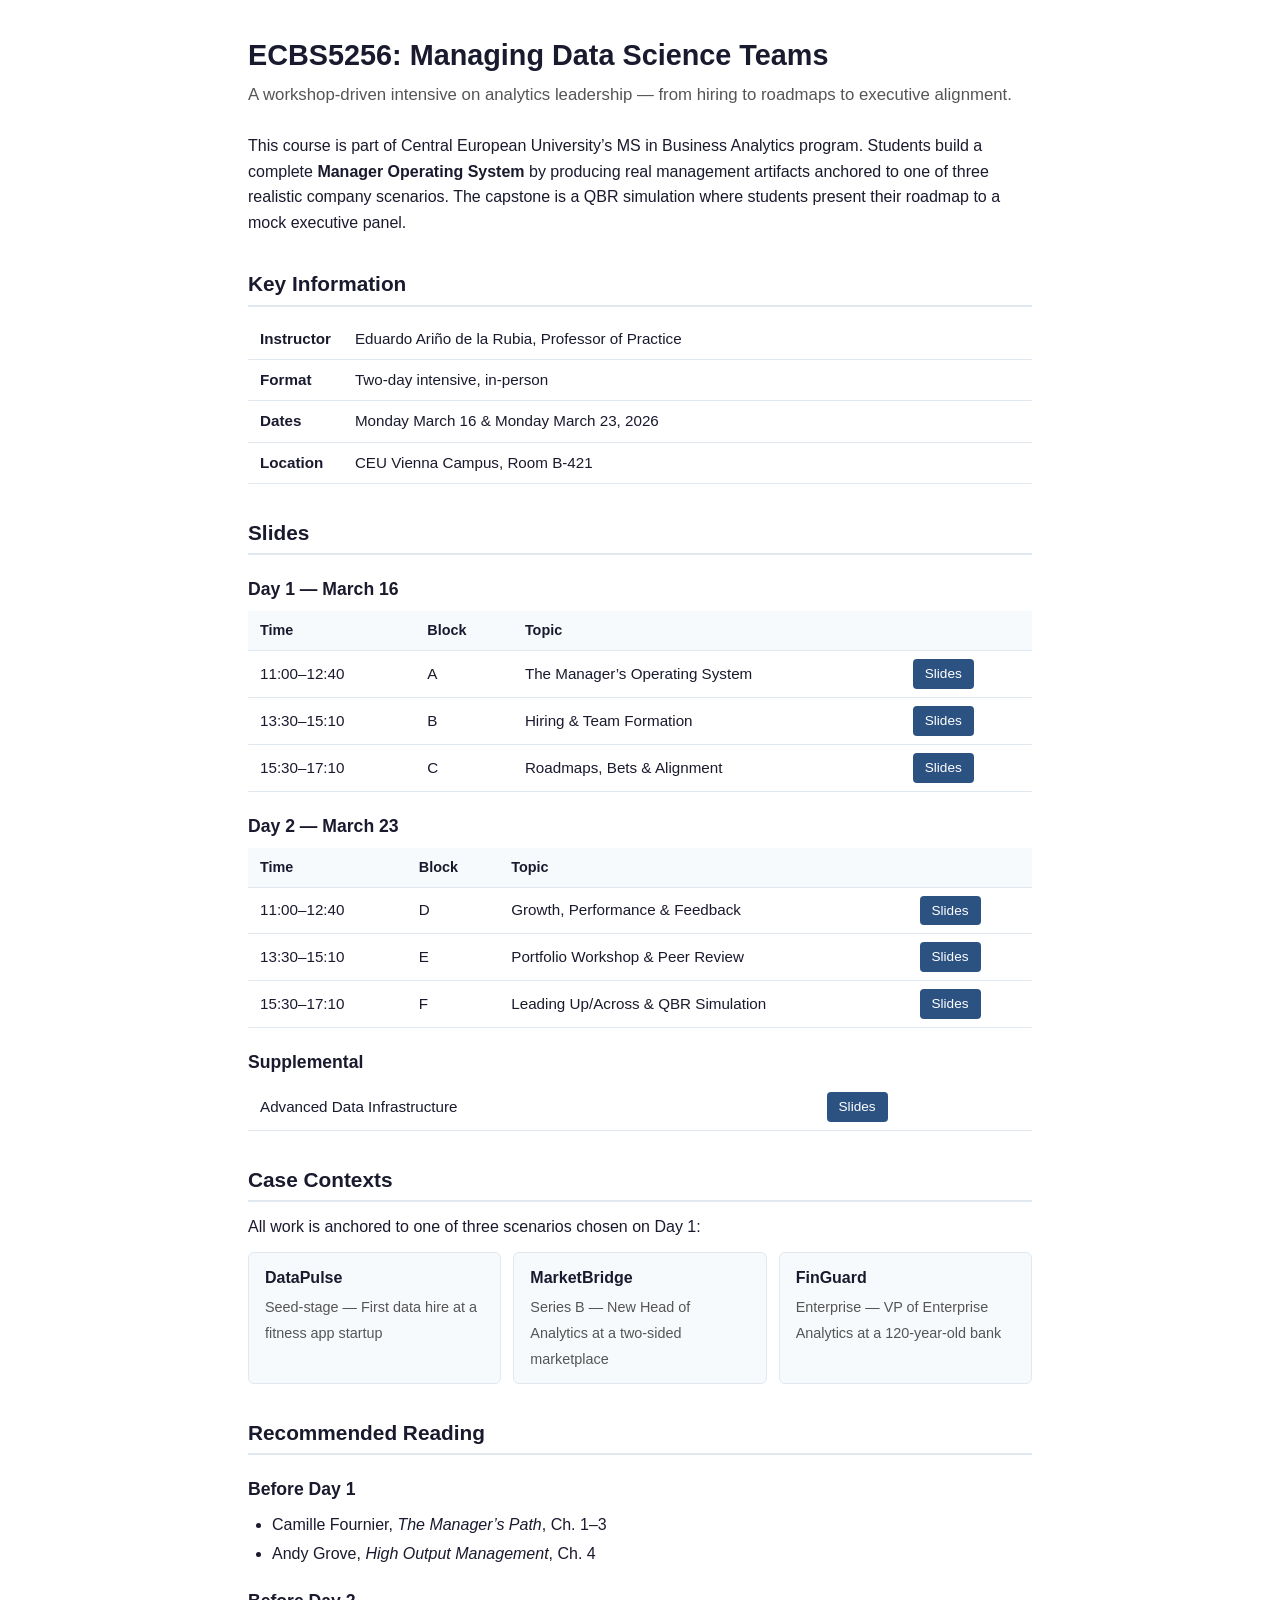
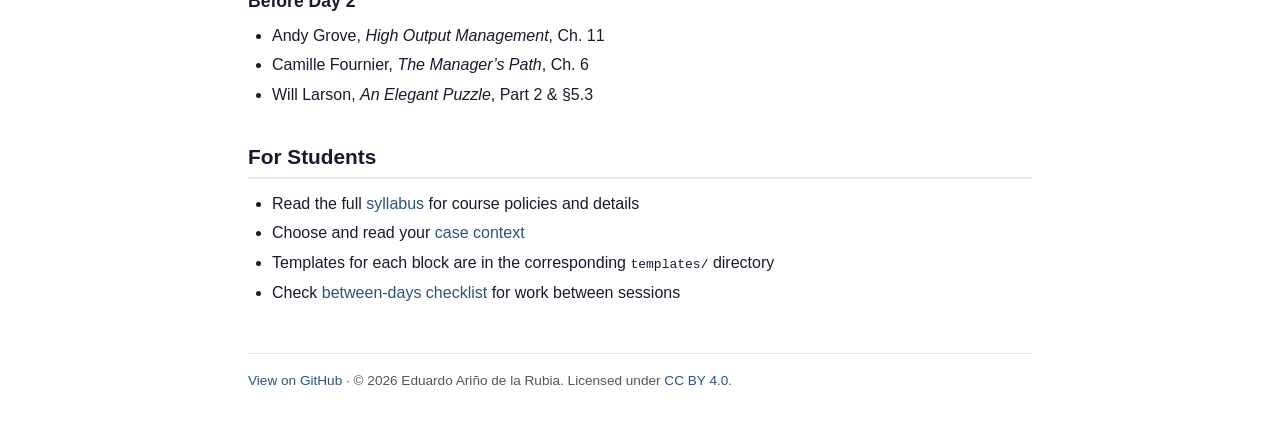
<file: index.html>
<!DOCTYPE html>
<html lang="en">
<head>
  <meta charset="UTF-8">
  <meta name="viewport" content="width=device-width, initial-scale=1.0">
  <title>ECBS5256: Managing Data Science Teams</title>
  <style>
    :root {
      --text: #1a1a2e;
      --muted: #555;
      --accent: #2c5282;
      --bg: #fff;
      --card-bg: #f7fafc;
      --border: #e2e8f0;
    }
    * { margin: 0; padding: 0; box-sizing: border-box; }
    body {
      font-family: -apple-system, BlinkMacSystemFont, "Segoe UI", Roboto, "Helvetica Neue", Arial, sans-serif;
      color: var(--text);
      background: var(--bg);
      line-height: 1.6;
      max-width: 52rem;
      margin: 0 auto;
      padding: 2rem 1.5rem;
    }
    h1 { font-size: 1.8rem; margin-bottom: 0.25rem; }
    h2 { font-size: 1.3rem; margin-top: 2rem; margin-bottom: 0.75rem; border-bottom: 2px solid var(--border); padding-bottom: 0.25rem; }
    h3 { font-size: 1.1rem; margin-top: 1.25rem; margin-bottom: 0.5rem; }
    p { margin-bottom: 0.75rem; }
    .subtitle { color: var(--muted); font-size: 1.05rem; margin-bottom: 1.5rem; }
    table { width: 100%; border-collapse: collapse; margin-bottom: 1rem; }
    th, td { text-align: left; padding: 0.5rem 0.75rem; border-bottom: 1px solid var(--border); }
    th { background: var(--card-bg); font-weight: 600; font-size: 0.9rem; }
    td { font-size: 0.95rem; }
    a { color: var(--accent); text-decoration: none; }
    a:hover { text-decoration: underline; }
    .slides-link {
      display: inline-block;
      background: var(--accent);
      color: #fff;
      padding: 0.25rem 0.75rem;
      border-radius: 4px;
      font-size: 0.85rem;
      font-weight: 500;
    }
    .slides-link:hover { background: #1a3a5c; text-decoration: none; }
    .info-table td:first-child { font-weight: 600; white-space: nowrap; width: 1%; }
    ul { margin: 0.5rem 0 0.75rem 1.5rem; }
    li { margin-bottom: 0.25rem; }
    .case-cards { display: grid; grid-template-columns: repeat(auto-fit, minmax(14rem, 1fr)); gap: 0.75rem; margin-bottom: 1rem; }
    .case-card { background: var(--card-bg); border: 1px solid var(--border); border-radius: 6px; padding: 0.75rem 1rem; }
    .case-card strong { display: block; margin-bottom: 0.25rem; }
    .case-card span { font-size: 0.9rem; color: var(--muted); }
    footer { margin-top: 3rem; padding-top: 1rem; border-top: 1px solid var(--border); font-size: 0.85rem; color: var(--muted); }
  </style>
</head>
<body>
  <h1>ECBS5256: Managing Data Science Teams</h1>
  <p class="subtitle">A workshop-driven intensive on analytics leadership &mdash; from hiring to roadmaps to executive alignment.</p>

  <p>This course is part of Central European University&rsquo;s MS in Business Analytics program. Students build a complete <strong>Manager Operating System</strong> by producing real management artifacts anchored to one of three realistic company scenarios. The capstone is a QBR simulation where students present their roadmap to a mock executive panel.</p>

  <h2>Key Information</h2>
  <table class="info-table">
    <tr><td>Instructor</td><td>Eduardo Ari&ntilde;o de la Rubia, Professor of Practice</td></tr>
    <tr><td>Format</td><td>Two-day intensive, in-person</td></tr>
    <tr><td>Dates</td><td>Monday March 16 &amp; Monday March 23, 2026</td></tr>
    <tr><td>Location</td><td>CEU Vienna Campus, Room B-421</td></tr>
  </table>

  <h2>Slides</h2>

  <h3>Day 1 &mdash; March 16</h3>
  <table>
    <thead><tr><th>Time</th><th>Block</th><th>Topic</th><th></th></tr></thead>
    <tbody>
      <tr>
        <td>11:00&ndash;12:40</td><td>A</td><td>The Manager&rsquo;s Operating System</td>
        <td><a class="slides-link" href="day-1/block-a-manager-os/slides.html">Slides</a></td>
      </tr>
      <tr>
        <td>13:30&ndash;15:10</td><td>B</td><td>Hiring &amp; Team Formation</td>
        <td><a class="slides-link" href="day-1/block-b-hiring/slides.html">Slides</a></td>
      </tr>
      <tr>
        <td>15:30&ndash;17:10</td><td>C</td><td>Roadmaps, Bets &amp; Alignment</td>
        <td><a class="slides-link" href="day-1/block-c-roadmaps/slides.html">Slides</a></td>
      </tr>
    </tbody>
  </table>

  <h3>Day 2 &mdash; March 23</h3>
  <table>
    <thead><tr><th>Time</th><th>Block</th><th>Topic</th><th></th></tr></thead>
    <tbody>
      <tr>
        <td>11:00&ndash;12:40</td><td>D</td><td>Growth, Performance &amp; Feedback</td>
        <td><a class="slides-link" href="day-2/block-d-growth/slides.html">Slides</a></td>
      </tr>
      <tr>
        <td>13:30&ndash;15:10</td><td>E</td><td>Portfolio Workshop &amp; Peer Review</td>
        <td><a class="slides-link" href="day-2/block-e-portfolio-workshop/slides.html">Slides</a></td>
      </tr>
      <tr>
        <td>15:30&ndash;17:10</td><td>F</td><td>Leading Up/Across &amp; QBR Simulation</td>
        <td><a class="slides-link" href="day-2/block-f-qbr-simulation/slides.html">Slides</a></td>
      </tr>
    </tbody>
  </table>

  <h3>Supplemental</h3>
  <table>
    <tbody>
      <tr>
        <td>Advanced Data Infrastructure</td>
        <td><a class="slides-link" href="resources/advanced-infrastructure/slides.html">Slides</a></td>
      </tr>
    </tbody>
  </table>

  <h2>Case Contexts</h2>
  <p>All work is anchored to one of three scenarios chosen on Day 1:</p>
  <div class="case-cards">
    <div class="case-card">
      <strong>DataPulse</strong>
      <span>Seed-stage &mdash; First data hire at a fitness app startup</span>
    </div>
    <div class="case-card">
      <strong>MarketBridge</strong>
      <span>Series B &mdash; New Head of Analytics at a two-sided marketplace</span>
    </div>
    <div class="case-card">
      <strong>FinGuard</strong>
      <span>Enterprise &mdash; VP of Enterprise Analytics at a 120-year-old bank</span>
    </div>
  </div>

  <h2>Recommended Reading</h2>
  <h3>Before Day 1</h3>
  <ul>
    <li>Camille Fournier, <em>The Manager&rsquo;s Path</em>, Ch. 1&ndash;3</li>
    <li>Andy Grove, <em>High Output Management</em>, Ch. 4</li>
  </ul>
  <h3>Before Day 2</h3>
  <ul>
    <li>Andy Grove, <em>High Output Management</em>, Ch. 11</li>
    <li>Camille Fournier, <em>The Manager&rsquo;s Path</em>, Ch. 6</li>
    <li>Will Larson, <em>An Elegant Puzzle</em>, Part 2 &amp; &sect;5.3</li>
  </ul>

  <h2>For Students</h2>
  <ul>
    <li>Read the full <a href="syllabus.md">syllabus</a> for course policies and details</li>
    <li>Choose and read your <a href="case-contexts/">case context</a></li>
    <li>Templates for each block are in the corresponding <code>templates/</code> directory</li>
    <li>Check <a href="resources/between-days-checklist.md">between-days checklist</a> for work between sessions</li>
  </ul>

  <footer>
    <p><a href="https://github.com/earino/managing-data-science-teams">View on GitHub</a> &middot; &copy; 2026 Eduardo Ari&ntilde;o de la Rubia. Licensed under <a href="https://creativecommons.org/licenses/by/4.0/">CC BY 4.0</a>.</p>
  </footer>
</body>
</html>
</file>
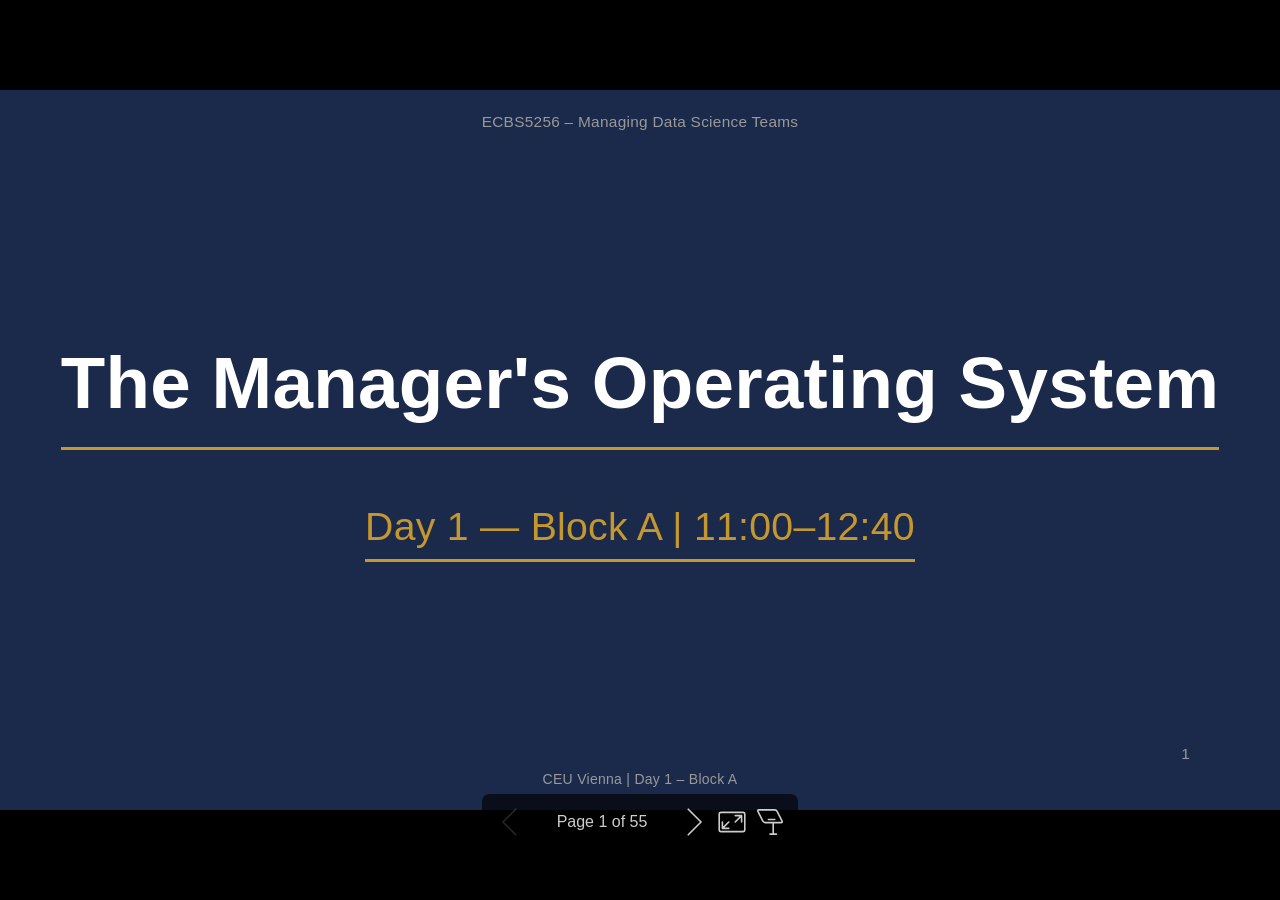
<file: day-1/block-a-manager-os/slides.html>
<!DOCTYPE html><html lang="POSIX"><head><title>The Manager's Operating System</title><meta property="og:title" content="The Manager's Operating System"><meta charset="UTF-8"><meta name="viewport" content="width=device-width,height=device-height,initial-scale=1.0"><meta name="apple-mobile-web-app-capable" content="yes"><meta http-equiv="X-UA-Compatible" content="ie=edge"><meta property="og:type" content="website"><meta name="twitter:card" content="summary"><style>@media screen{body[data-bespoke-view=""] .bespoke-marp-parent>.bespoke-marp-osc>button,body[data-bespoke-view=next] .bespoke-marp-parent>.bespoke-marp-osc>button,body[data-bespoke-view=presenter] .bespoke-marp-presenter-container .bespoke-marp-presenter-info-container button,body[data-bespoke-view=presenter] .bespoke-marp-presenter-container .bespoke-marp-presenter-note-container button{appearance:none;background-color:initial;border:0;color:inherit;cursor:pointer;font-size:inherit;opacity:.8;outline:none;padding:0;transition:opacity .2s linear;-webkit-tap-highlight-color:transparent}body[data-bespoke-view=""] .bespoke-marp-parent>.bespoke-marp-osc>button:disabled,body[data-bespoke-view=next] .bespoke-marp-parent>.bespoke-marp-osc>button:disabled,body[data-bespoke-view=presenter] .bespoke-marp-presenter-container .bespoke-marp-presenter-info-container button:disabled,body[data-bespoke-view=presenter] .bespoke-marp-presenter-container .bespoke-marp-presenter-note-container button:disabled{cursor:not-allowed;opacity:.15!important}body[data-bespoke-view=""] .bespoke-marp-parent>.bespoke-marp-osc>button:hover,body[data-bespoke-view=next] .bespoke-marp-parent>.bespoke-marp-osc>button:hover,body[data-bespoke-view=presenter] .bespoke-marp-presenter-container .bespoke-marp-presenter-info-container button:hover,body[data-bespoke-view=presenter] .bespoke-marp-presenter-container .bespoke-marp-presenter-note-container button:hover{opacity:1}body[data-bespoke-view=""] .bespoke-marp-parent>.bespoke-marp-osc>button:hover:active,body[data-bespoke-view=next] .bespoke-marp-parent>.bespoke-marp-osc>button:hover:active,body[data-bespoke-view=presenter] .bespoke-marp-presenter-container .bespoke-marp-presenter-info-container button:hover:active,body[data-bespoke-view=presenter] .bespoke-marp-presenter-container .bespoke-marp-presenter-note-container button:hover:active{opacity:.6}body[data-bespoke-view=""] .bespoke-marp-parent>.bespoke-marp-osc>button:hover:not(:disabled),body[data-bespoke-view=next] .bespoke-marp-parent>.bespoke-marp-osc>button:hover:not(:disabled),body[data-bespoke-view=presenter] .bespoke-marp-presenter-container .bespoke-marp-presenter-info-container button:hover:not(:disabled),body[data-bespoke-view=presenter] .bespoke-marp-presenter-container .bespoke-marp-presenter-note-container button:hover:not(:disabled){transition:none}body[data-bespoke-view=""] .bespoke-marp-parent>.bespoke-marp-osc>button[data-bespoke-marp-osc=prev],body[data-bespoke-view=next] .bespoke-marp-parent>.bespoke-marp-osc>button[data-bespoke-marp-osc=prev],body[data-bespoke-view=presenter] .bespoke-marp-presenter-container .bespoke-marp-presenter-info-container button.bespoke-marp-presenter-info-page-prev{background:#0000 url("[data-uri]") no-repeat 50%;background-size:contain;overflow:hidden;text-indent:100%;white-space:nowrap}body[data-bespoke-view=""] .bespoke-marp-parent>.bespoke-marp-osc>button[data-bespoke-marp-osc=next],body[data-bespoke-view=next] .bespoke-marp-parent>.bespoke-marp-osc>button[data-bespoke-marp-osc=next],body[data-bespoke-view=presenter] .bespoke-marp-presenter-container .bespoke-marp-presenter-info-container button.bespoke-marp-presenter-info-page-next{background:#0000 url("[data-uri]") no-repeat 50%;background-size:contain;overflow:hidden;text-indent:100%;white-space:nowrap}body[data-bespoke-view=""] .bespoke-marp-parent>.bespoke-marp-osc>button[data-bespoke-marp-osc=fullscreen],body[data-bespoke-view=next] .bespoke-marp-parent>.bespoke-marp-osc>button[data-bespoke-marp-osc=fullscreen]{background:#0000 url("[data-uri]") no-repeat 50%;background-size:contain;overflow:hidden;text-indent:100%;white-space:nowrap}body[data-bespoke-view=""] .bespoke-marp-parent>.bespoke-marp-osc>button.exit[data-bespoke-marp-osc=fullscreen],body[data-bespoke-view=next] .bespoke-marp-parent>.bespoke-marp-osc>button.exit[data-bespoke-marp-osc=fullscreen]{background-image:url("[data-uri]")}body[data-bespoke-view=""] .bespoke-marp-parent>.bespoke-marp-osc>button[data-bespoke-marp-osc=presenter],body[data-bespoke-view=next] .bespoke-marp-parent>.bespoke-marp-osc>button[data-bespoke-marp-osc=presenter]{background:#0000 url("[data-uri]") no-repeat 50%;background-size:contain;overflow:hidden;text-indent:100%;white-space:nowrap}body[data-bespoke-view=presenter] .bespoke-marp-presenter-container .bespoke-marp-presenter-note-container button.bespoke-marp-presenter-note-bigger{background:#0000 url("[data-uri]") no-repeat 50%;background-size:contain;overflow:hidden;text-indent:100%;white-space:nowrap}body[data-bespoke-view=presenter] .bespoke-marp-presenter-container .bespoke-marp-presenter-note-container button.bespoke-marp-presenter-note-smaller{background:#0000 url("[data-uri]") no-repeat 50%;background-size:contain;overflow:hidden;text-indent:100%;white-space:nowrap}}@keyframes __bespoke_marp_transition_reduced_outgoing__{0%{opacity:1}to{opacity:0}}@keyframes __bespoke_marp_transition_reduced_incoming__{0%{mix-blend-mode:plus-lighter;opacity:0}to{mix-blend-mode:plus-lighter;opacity:1}}.bespoke-marp-note,.bespoke-marp-osc,.bespoke-progress-parent{display:none;transition:none}@media screen{::view-transition-group(*){animation-duration:var(--marp-bespoke-transition-animation-duration,.5s);animation-timing-function:ease}::view-transition-new(*),::view-transition-old(*){animation-delay:0s;animation-direction:var(--marp-bespoke-transition-animation-direction,normal);animation-duration:var(--marp-bespoke-transition-animation-duration,.5s);animation-fill-mode:both;animation-name:var(--marp-bespoke-transition-animation-name,var(--marp-bespoke-transition-animation-name-fallback,__bespoke_marp_transition_no_animation__));mix-blend-mode:normal}::view-transition-old(*){--marp-bespoke-transition-animation-name-fallback:__bespoke_marp_transition_reduced_outgoing__;animation-timing-function:ease}::view-transition-new(*){--marp-bespoke-transition-animation-name-fallback:__bespoke_marp_transition_reduced_incoming__;animation-timing-function:ease}::view-transition-new(root),::view-transition-old(root){animation-timing-function:linear}::view-transition-new(__bespoke_marp_transition_osc__),::view-transition-old(__bespoke_marp_transition_osc__){animation-duration:0s!important;animation-name:__bespoke_marp_transition_osc__!important}::view-transition-new(__bespoke_marp_transition_osc__){opacity:0!important}.bespoke-marp-transition-warming-up::view-transition-group(*),.bespoke-marp-transition-warming-up::view-transition-new(*),.bespoke-marp-transition-warming-up::view-transition-old(*){animation-play-state:paused!important}body,html{height:100%;margin:0}body{background:#000;overflow:hidden}svg.bespoke-marp-slide{content-visibility:hidden;opacity:0;pointer-events:none;z-index:-1}svg.bespoke-marp-slide:not(.bespoke-marp-active) *{view-transition-name:none!important}svg.bespoke-marp-slide.bespoke-marp-active{content-visibility:visible;opacity:1;pointer-events:auto;z-index:0}svg.bespoke-marp-slide.bespoke-marp-active.bespoke-marp-active-ready *{animation-name:__bespoke_marp__!important}@supports not (content-visibility:hidden){svg.bespoke-marp-slide[data-bespoke-marp-load=hideable]{display:none}svg.bespoke-marp-slide[data-bespoke-marp-load=hideable].bespoke-marp-active{display:block}}}@media screen and (prefers-reduced-motion:reduce){svg.bespoke-marp-slide *{view-transition-name:none!important}}@media screen{[data-bespoke-marp-fragment=inactive]{visibility:hidden}body[data-bespoke-view=""] .bespoke-marp-parent,body[data-bespoke-view=next] .bespoke-marp-parent{inset:0;position:absolute}body[data-bespoke-view=""] .bespoke-marp-parent>.bespoke-marp-osc,body[data-bespoke-view=next] .bespoke-marp-parent>.bespoke-marp-osc{background:#000000a6;border-radius:7px;bottom:50px;color:#fff;contain:paint;display:block;font-family:Helvetica,Arial,sans-serif;font-size:16px;left:50%;line-height:0;opacity:1;padding:12px;position:absolute;touch-action:manipulation;transform:translateX(-50%);transition:opacity .2s linear;-webkit-user-select:none;user-select:none;white-space:nowrap;will-change:transform;z-index:1;view-transition-name:__bespoke_marp_transition_osc__}body[data-bespoke-view=""] .bespoke-marp-parent>.bespoke-marp-osc>*,body[data-bespoke-view=next] .bespoke-marp-parent>.bespoke-marp-osc>*{margin-left:6px}body[data-bespoke-view=""] .bespoke-marp-parent>.bespoke-marp-osc>:first-child,body[data-bespoke-view=next] .bespoke-marp-parent>.bespoke-marp-osc>:first-child{margin-left:0}body[data-bespoke-view=""] .bespoke-marp-parent>.bespoke-marp-osc>span,body[data-bespoke-view=next] .bespoke-marp-parent>.bespoke-marp-osc>span{opacity:.8}body[data-bespoke-view=""] .bespoke-marp-parent>.bespoke-marp-osc>span[data-bespoke-marp-osc=page],body[data-bespoke-view=next] .bespoke-marp-parent>.bespoke-marp-osc>span[data-bespoke-marp-osc=page]{display:inline-block;min-width:140px;text-align:center}body[data-bespoke-view=""] .bespoke-marp-parent>.bespoke-marp-osc>button[data-bespoke-marp-osc=fullscreen],body[data-bespoke-view=""] .bespoke-marp-parent>.bespoke-marp-osc>button[data-bespoke-marp-osc=next],body[data-bespoke-view=""] .bespoke-marp-parent>.bespoke-marp-osc>button[data-bespoke-marp-osc=presenter],body[data-bespoke-view=""] .bespoke-marp-parent>.bespoke-marp-osc>button[data-bespoke-marp-osc=prev],body[data-bespoke-view=next] .bespoke-marp-parent>.bespoke-marp-osc>button[data-bespoke-marp-osc=fullscreen],body[data-bespoke-view=next] .bespoke-marp-parent>.bespoke-marp-osc>button[data-bespoke-marp-osc=next],body[data-bespoke-view=next] .bespoke-marp-parent>.bespoke-marp-osc>button[data-bespoke-marp-osc=presenter],body[data-bespoke-view=next] .bespoke-marp-parent>.bespoke-marp-osc>button[data-bespoke-marp-osc=prev]{height:32px;line-height:32px;width:32px}body[data-bespoke-view=""] .bespoke-marp-parent.bespoke-marp-inactive,body[data-bespoke-view=next] .bespoke-marp-parent.bespoke-marp-inactive{cursor:none}body[data-bespoke-view=""] .bespoke-marp-parent.bespoke-marp-inactive>.bespoke-marp-osc,body[data-bespoke-view=next] .bespoke-marp-parent.bespoke-marp-inactive>.bespoke-marp-osc{opacity:0;pointer-events:none}body[data-bespoke-view=""] svg.bespoke-marp-slide,body[data-bespoke-view=next] svg.bespoke-marp-slide{height:100%;left:0;position:absolute;top:0;width:100%}body[data-bespoke-view=""] .bespoke-progress-parent{background:#222;display:flex;height:5px;width:100%}body[data-bespoke-view=""] .bespoke-progress-parent+.bespoke-marp-parent{top:5px}body[data-bespoke-view=""] .bespoke-progress-parent .bespoke-progress-bar{background:#0288d1;flex:0 0 0;transition:flex-basis .2s cubic-bezier(0,1,1,1)}body[data-bespoke-view=next]{background:#0000}body[data-bespoke-view=presenter]{background:#161616}body[data-bespoke-view=presenter] .bespoke-marp-presenter-container{display:grid;font-family:Helvetica,Arial,sans-serif;grid-template:"current dragbar next" minmax(140px,1fr) "current dragbar note" 2fr "info    dragbar note" 3em;grid-template-columns:minmax(3px,var(--bespoke-marp-presenter-split-ratio,66%)) 0 minmax(3px,1fr);height:100%;left:0;position:absolute;top:0;width:100%}body[data-bespoke-view=presenter] .bespoke-marp-presenter-container .bespoke-marp-parent{grid-area:current;overflow:hidden;position:relative}body[data-bespoke-view=presenter] .bespoke-marp-presenter-container .bespoke-marp-parent svg.bespoke-marp-slide{height:calc(100% - 40px);left:20px;pointer-events:none;position:absolute;top:20px;-webkit-user-select:none;user-select:none;width:calc(100% - 40px)}body[data-bespoke-view=presenter] .bespoke-marp-presenter-container .bespoke-marp-parent svg.bespoke-marp-slide.bespoke-marp-active{filter:drop-shadow(0 3px 10px rgba(0,0,0,.5))}body[data-bespoke-view=presenter] .bespoke-marp-presenter-container .bespoke-marp-presenter-dragbar-container{background:#0288d1;cursor:col-resize;grid-area:dragbar;margin-left:-3px;opacity:0;position:relative;transition:opacity .4s linear .1s;width:6px;z-index:10}body[data-bespoke-view=presenter] .bespoke-marp-presenter-container .bespoke-marp-presenter-dragbar-container:hover{opacity:1}body[data-bespoke-view=presenter] .bespoke-marp-presenter-container .bespoke-marp-presenter-dragbar-container.active{opacity:1;transition-delay:0s}body[data-bespoke-view=presenter] .bespoke-marp-presenter-container .bespoke-marp-presenter-next-container{background:#222;cursor:pointer;display:none;grid-area:next;overflow:hidden;position:relative}body[data-bespoke-view=presenter] .bespoke-marp-presenter-container .bespoke-marp-presenter-next-container.active{display:block}body[data-bespoke-view=presenter] .bespoke-marp-presenter-container .bespoke-marp-presenter-next-container iframe.bespoke-marp-presenter-next{background:#0000;border:0;display:block;filter:drop-shadow(0 3px 10px rgba(0,0,0,.5));height:calc(100% - 40px);left:20px;pointer-events:none;position:absolute;top:20px;-webkit-user-select:none;user-select:none;width:calc(100% - 40px)}body[data-bespoke-view=presenter] .bespoke-marp-presenter-container .bespoke-marp-presenter-note-container{background:#222;color:#eee;grid-area:note;position:relative;z-index:1}body[data-bespoke-view=presenter] .bespoke-marp-presenter-container .bespoke-marp-presenter-note-container button{height:1.5em;line-height:1.5em;width:1.5em}body[data-bespoke-view=presenter] .bespoke-marp-presenter-container .bespoke-marp-presenter-note-container .bespoke-marp-presenter-note-wrapper{display:block;inset:0;position:absolute}body[data-bespoke-view=presenter] .bespoke-marp-presenter-container .bespoke-marp-presenter-note-container .bespoke-marp-presenter-note-buttons{background:#000000a6;border-radius:4px;bottom:0;display:flex;gap:4px;margin:12px;opacity:0;padding:6px;pointer-events:none;position:absolute;right:0;transition:opacity .2s linear}body[data-bespoke-view=presenter] .bespoke-marp-presenter-container .bespoke-marp-presenter-note-container .bespoke-marp-presenter-note-buttons:focus-within,body[data-bespoke-view=presenter] .bespoke-marp-presenter-container .bespoke-marp-presenter-note-container .bespoke-marp-presenter-note-wrapper:focus-within+.bespoke-marp-presenter-note-buttons,body[data-bespoke-view=presenter] .bespoke-marp-presenter-container .bespoke-marp-presenter-note-container:hover .bespoke-marp-presenter-note-buttons{opacity:1;pointer-events:auto}body[data-bespoke-view=presenter] .bespoke-marp-presenter-container .bespoke-marp-presenter-note-container .bespoke-marp-note{box-sizing:border-box;font-size:calc(1.1em*var(--bespoke-marp-note-font-scale, 1));height:calc(100% - 40px);margin:20px;overflow:auto;padding-right:3px;white-space:pre-wrap;width:calc(100% - 40px);word-wrap:break-word;scrollbar-color:#eeeeee80 #0000;scrollbar-width:thin}body[data-bespoke-view=presenter] .bespoke-marp-presenter-container .bespoke-marp-presenter-note-container .bespoke-marp-note::-webkit-scrollbar{width:6px}body[data-bespoke-view=presenter] .bespoke-marp-presenter-container .bespoke-marp-presenter-note-container .bespoke-marp-note::-webkit-scrollbar-track{background:#0000}body[data-bespoke-view=presenter] .bespoke-marp-presenter-container .bespoke-marp-presenter-note-container .bespoke-marp-note::-webkit-scrollbar-thumb{background:#eeeeee80;border-radius:6px}body[data-bespoke-view=presenter] .bespoke-marp-presenter-container .bespoke-marp-presenter-note-container .bespoke-marp-note:empty{pointer-events:none}body[data-bespoke-view=presenter] .bespoke-marp-presenter-container .bespoke-marp-presenter-note-container .bespoke-marp-note.active{display:block}body[data-bespoke-view=presenter] .bespoke-marp-presenter-container .bespoke-marp-presenter-note-container .bespoke-marp-note p:first-child{margin-top:0}body[data-bespoke-view=presenter] .bespoke-marp-presenter-container .bespoke-marp-presenter-note-container .bespoke-marp-note p:last-child{margin-bottom:0}body[data-bespoke-view=presenter] .bespoke-marp-presenter-container .bespoke-marp-presenter-info-container{align-items:center;box-sizing:border-box;color:#eee;display:flex;flex-wrap:nowrap;grid-area:info;justify-content:center;overflow:hidden;padding:0 10px}body[data-bespoke-view=presenter] .bespoke-marp-presenter-container .bespoke-marp-presenter-info-container .bespoke-marp-presenter-info-page,body[data-bespoke-view=presenter] .bespoke-marp-presenter-container .bespoke-marp-presenter-info-container .bespoke-marp-presenter-info-time,body[data-bespoke-view=presenter] .bespoke-marp-presenter-container .bespoke-marp-presenter-info-container .bespoke-marp-presenter-info-timer{box-sizing:border-box;display:block;padding:0 10px;white-space:nowrap;width:100%}body[data-bespoke-view=presenter] .bespoke-marp-presenter-container .bespoke-marp-presenter-info-container button{height:1.5em;line-height:1.5em;width:1.5em}body[data-bespoke-view=presenter] .bespoke-marp-presenter-container .bespoke-marp-presenter-info-container .bespoke-marp-presenter-info-page{order:2;text-align:center}body[data-bespoke-view=presenter] .bespoke-marp-presenter-container .bespoke-marp-presenter-info-container .bespoke-marp-presenter-info-page .bespoke-marp-presenter-info-page-text{display:inline-block;min-width:120px;text-align:center}body[data-bespoke-view=presenter] .bespoke-marp-presenter-container .bespoke-marp-presenter-info-container .bespoke-marp-presenter-info-time{color:#999;order:1;text-align:left}body[data-bespoke-view=presenter] .bespoke-marp-presenter-container .bespoke-marp-presenter-info-container .bespoke-marp-presenter-info-timer{color:#999;order:3;text-align:right}body[data-bespoke-view=presenter] .bespoke-marp-presenter-container .bespoke-marp-presenter-info-container .bespoke-marp-presenter-info-timer:hover{cursor:pointer}}@media print{.bespoke-marp-presenter-info-container,.bespoke-marp-presenter-next-container,.bespoke-marp-presenter-note-container{display:none}}</style><style>div#\:\$p > svg > foreignObject > section{width:1280px;height:720px;box-sizing:border-box;overflow:hidden;position:relative;scroll-snap-align:center center;-webkit-text-size-adjust:100%;text-size-adjust:100%}div#\:\$p > svg > foreignObject > section::after{bottom:0;content:attr(data-marpit-pagination);padding:inherit;pointer-events:none;position:absolute;right:0}div#\:\$p > svg > foreignObject > section:not([data-marpit-pagination])::after{display:none}div#\:\$p > svg > foreignObject > section :is(h1, marp-h1){font-size:2em;margin-block:0.67em}div#\:\$p > svg > foreignObject > section video::-webkit-media-controls{will-change:transform}@page {size:1280px 720px;margin:0}@media print{html, body{background-color:#fff;margin:0;page-break-inside:avoid;break-inside:avoid-page}div#\:\$p > svg > foreignObject > section{page-break-before:always;break-before:page}div#\:\$p > svg > foreignObject > section, div#\:\$p > svg > foreignObject > section *{-webkit-print-color-adjust:exact!important;animation-delay:0s!important;animation-duration:0s!important;color-adjust:exact!important;print-color-adjust:exact!important;transition:none!important}div#\:\$p > svg[data-marpit-svg]{display:block;height:100vh;width:100vw}}div#\:\$p > svg > foreignObject > section{--focus-outlineColor:light-dark(#0969da, #1f6feb);--fgColor-default:light-dark(#1f2328, #f0f6fc);--fgColor-muted:light-dark(#59636e, #9198a1);--fgColor-accent:light-dark(#0969da, #4493f8);--fgColor-success:light-dark(#1a7f37, #3fb950);--fgColor-attention:light-dark(#9a6700, #d29922);--fgColor-danger:light-dark(#d1242f, #f85149);--fgColor-done:light-dark(#8250df, #ab7df8);--bgColor-default:light-dark(#fff, #0d1117);--bgColor-muted:light-dark(#f6f8fa, #151b23);--bgColor-neutral-muted:light-dark(#818b981f, #656c7633);--bgColor-attention-muted:light-dark(#fff8c5, #bb800926);--borderColor-default:light-dark(#d1d9e0, #3d444d);--borderColor-muted:light-dark(#d1d9e0b3, #3d444db3);--borderColor-neutral-muted:light-dark(#d1d9e0b3, #3d444db3);--borderColor-accent-emphasis:light-dark(#0969da, #1f6feb);--borderColor-success-emphasis:light-dark(#1a7f37, #238636);--borderColor-attention-emphasis:light-dark(#9a6700, #9e6a03);--borderColor-danger-emphasis:light-dark(#cf222e, #da3633);--borderColor-done-emphasis:light-dark(#8250df, #8957e5);--color-prettylights-syntax-comment:light-dark(#59636e, #9198a1);--color-prettylights-syntax-constant:light-dark(#0550ae, #79c0ff);--color-prettylights-syntax-constant-other-reference-link:light-dark(#0a3069, #a5d6ff);--color-prettylights-syntax-entity:light-dark(#6639ba, #d2a8ff);--color-prettylights-syntax-storage-modifier-import:light-dark(#1f2328, #f0f6fc);--color-prettylights-syntax-entity-tag:light-dark(#0550ae, #7ee787);--color-prettylights-syntax-keyword:light-dark(#cf222e, #ff7b72);--color-prettylights-syntax-string:light-dark(#0a3069, #a5d6ff);--color-prettylights-syntax-variable:light-dark(#953800, #ffa657);--color-prettylights-syntax-brackethighlighter-unmatched:light-dark(#82071e, #f85149);--color-prettylights-syntax-brackethighlighter-angle:light-dark(#59636e, #9198a1);--color-prettylights-syntax-invalid-illegal-text:light-dark(#f6f8fa, #f0f6fc);--color-prettylights-syntax-invalid-illegal-bg:light-dark(#82071e, #8e1519);--color-prettylights-syntax-carriage-return-text:light-dark(#f6f8fa, #f0f6fc);--color-prettylights-syntax-carriage-return-bg:light-dark(#cf222e, #b62324);--color-prettylights-syntax-string-regexp:light-dark(#116329, #7ee787);--color-prettylights-syntax-markup-list:light-dark(#3b2300, #f2cc60);--color-prettylights-syntax-markup-heading:light-dark(#0550ae, #1f6feb);--color-prettylights-syntax-markup-italic:light-dark(#1f2328, #f0f6fc);--color-prettylights-syntax-markup-bold:light-dark(#1f2328, #f0f6fc);--color-prettylights-syntax-markup-deleted-text:light-dark(#82071e, #ffdcd7);--color-prettylights-syntax-markup-deleted-bg:light-dark(#ffebe9, #67060c);--color-prettylights-syntax-markup-inserted-text:light-dark(#116329, #aff5b4);--color-prettylights-syntax-markup-inserted-bg:light-dark(#dafbe1, #033a16);--color-prettylights-syntax-markup-changed-text:light-dark(#953800, #ffdfb6);--color-prettylights-syntax-markup-changed-bg:light-dark(#ffd8b5, #5a1e02);--color-prettylights-syntax-markup-ignored-text:light-dark(#d1d9e0, #f0f6fc);--color-prettylights-syntax-markup-ignored-bg:light-dark(#0550ae, #1158c7);--color-prettylights-syntax-meta-diff-range:light-dark(#8250df, #d2a8ff);--color-prettylights-syntax-sublimelinter-gutter-mark:light-dark(#818b98, #3d444d);--base-size-4:calc(var(--marpit-root-font-size, 1rem) * 0.25);--base-size-8:calc(var(--marpit-root-font-size, 1rem) * 0.5);--base-size-16:calc(var(--marpit-root-font-size, 1rem) * 1);--base-size-24:calc(var(--marpit-root-font-size, 1rem) * 1.5);--base-size-40:calc(var(--marpit-root-font-size, 1rem) * 2.5);--base-text-weight-normal:400;--base-text-weight-medium:500;--base-text-weight-semibold:600;--fontStack-monospace:ui-monospace, SFMono-Regular, SF Mono, Menlo, Consolas, Liberation Mono, monospace;--fgColor-accent:Highlight;}/*!
 * Marp default theme.
 *
 * @theme default
 * @author Yuki Hattori
 *
 * @auto-scaling true
 * @size 16:9 1280px 720px
 * @size 4:3 960px 720px
 */div#\:\$p > svg > foreignObject > section [data-theme=light],div#\:\$p > svg > foreignObject > section{color-scheme:light}div#\:\$p > svg > foreignObject > section [data-theme=dark],div#\:\$p > svg > foreignObject > section:where(.invert){color-scheme:dark}div#\:\$p > svg > foreignObject > section{-ms-text-size-adjust:100%;-webkit-text-size-adjust:100%;background-color:var(--bgColor-default);color:var(--fgColor-default);font-family:-apple-system,BlinkMacSystemFont,Segoe UI,Noto Sans,Helvetica,Arial,sans-serif,Apple Color Emoji,Segoe UI Emoji;font-size:16px;line-height:1.5;margin:0;word-wrap:break-word}div#\:\$p > svg > foreignObject > section{--marpit-root-font-size:16px}div#\:\$p > svg > foreignObject > section :is(h1, marp-h1):hover .anchor .octicon-link:before,div#\:\$p > svg > foreignObject > section :is(h2, marp-h2):hover .anchor .octicon-link:before,div#\:\$p > svg > foreignObject > section :is(h3, marp-h3):hover .anchor .octicon-link:before,div#\:\$p > svg > foreignObject > section :is(h4, marp-h4):hover .anchor .octicon-link:before,div#\:\$p > svg > foreignObject > section :is(h5, marp-h5):hover .anchor .octicon-link:before,div#\:\$p > svg > foreignObject > section :is(h6, marp-h6):hover .anchor .octicon-link:before{background-color:currentColor;content:" ";display:inline-block;height:16px;-webkit-mask-image:url('data:image/svg+xml;charset=utf-8,<svg xmlns="http://www.w3.org/2000/svg" aria-hidden="true" viewBox="0 0 16 16"><path fill-rule="evenodd" d="M7.775 3.275a.75.75 0 0 0 1.06 1.06l1.25-1.25a2 2 0 1 1 2.83 2.83l-2.5 2.5a2 2 0 0 1-2.83 0 .75.75 0 0 0-1.06 1.06 3.5 3.5 0 0 0 4.95 0l2.5-2.5a3.5 3.5 0 0 0-4.95-4.95zm-4.69 9.64a2 2 0 0 1 0-2.83l2.5-2.5a2 2 0 0 1 2.83 0 .75.75 0 0 0 1.06-1.06 3.5 3.5 0 0 0-4.95 0l-2.5 2.5a3.5 3.5 0 0 0 4.95 4.95l1.25-1.25a.75.75 0 0 0-1.06-1.06l-1.25 1.25a2 2 0 0 1-2.83 0"/></svg>');mask-image:url('data:image/svg+xml;charset=utf-8,<svg xmlns="http://www.w3.org/2000/svg" aria-hidden="true" viewBox="0 0 16 16"><path fill-rule="evenodd" d="M7.775 3.275a.75.75 0 0 0 1.06 1.06l1.25-1.25a2 2 0 1 1 2.83 2.83l-2.5 2.5a2 2 0 0 1-2.83 0 .75.75 0 0 0-1.06 1.06 3.5 3.5 0 0 0 4.95 0l2.5-2.5a3.5 3.5 0 0 0-4.95-4.95zm-4.69 9.64a2 2 0 0 1 0-2.83l2.5-2.5a2 2 0 0 1 2.83 0 .75.75 0 0 0 1.06-1.06 3.5 3.5 0 0 0-4.95 0l-2.5 2.5a3.5 3.5 0 0 0 4.95 4.95l1.25-1.25a.75.75 0 0 0-1.06-1.06l-1.25 1.25a2 2 0 0 1-2.83 0"/></svg>');width:16px}div#\:\$p > svg > foreignObject > section details,div#\:\$p > svg > foreignObject > section figcaption,div#\:\$p > svg > foreignObject > section figure{display:block}div#\:\$p > svg > foreignObject > section summary{display:list-item}div#\:\$p > svg > foreignObject > section [hidden]{display:none!important}div#\:\$p > svg > foreignObject > section a{background-color:transparent;color:var(--fgColor-accent);text-decoration:none}div#\:\$p > svg > foreignObject > section abbr[title]{border-bottom:none;-webkit-text-decoration:underline dotted;text-decoration:underline dotted}div#\:\$p > svg > foreignObject > section b,div#\:\$p > svg > foreignObject > section strong{font-weight:var(--base-text-weight-semibold, 600)}div#\:\$p > svg > foreignObject > section dfn{font-style:italic}div#\:\$p > svg > foreignObject > section :is(h1, marp-h1){border-bottom:1px solid var(--borderColor-muted);font-size:2em;font-weight:var(--base-text-weight-semibold, 600);margin:.67em 0;padding-bottom:.3em}div#\:\$p > svg > foreignObject > section mark{background-color:var(--bgColor-attention-muted);color:var(--fgColor-default)}div#\:\$p > svg > foreignObject > section small{font-size:90%}div#\:\$p > svg > foreignObject > section sub,div#\:\$p > svg > foreignObject > section sup{font-size:75%;line-height:0;position:relative;vertical-align:baseline}div#\:\$p > svg > foreignObject > section sub{bottom:-.25em}div#\:\$p > svg > foreignObject > section sup{top:-.5em}div#\:\$p > svg > foreignObject > section img{border-style:none;box-sizing:content-box;max-width:100%}div#\:\$p > svg > foreignObject > section code,div#\:\$p > svg > foreignObject > section kbd,div#\:\$p > svg > foreignObject > section :is(pre, marp-pre),div#\:\$p > svg > foreignObject > section samp{font-family:monospace;font-size:1em}div#\:\$p > svg > foreignObject > section figure{margin:1em var(--base-size-40)}div#\:\$p > svg > foreignObject > section hr{background:transparent;background-color:var(--borderColor-default);border:0;box-sizing:content-box;height:.25em;margin:var(--base-size-24) 0;overflow:hidden;padding:0}div#\:\$p > svg > foreignObject > section input{font:inherit;font-family:inherit;font-size:inherit;line-height:inherit;margin:0;overflow:visible}div#\:\$p > svg > foreignObject > section [type=button],div#\:\$p > svg > foreignObject > section [type=reset],div#\:\$p > svg > foreignObject > section [type=submit]{-webkit-appearance:button;-moz-appearance:button;appearance:button}div#\:\$p > svg > foreignObject > section [type=checkbox],div#\:\$p > svg > foreignObject > section [type=radio]{box-sizing:border-box;padding:0}div#\:\$p > svg > foreignObject > section [type=number]::-webkit-inner-spin-button,div#\:\$p > svg > foreignObject > section [type=number]::-webkit-outer-spin-button{height:auto}div#\:\$p > svg > foreignObject > section [type=search]::-webkit-search-cancel-button,div#\:\$p > svg > foreignObject > section [type=search]::-webkit-search-decoration{-webkit-appearance:none;appearance:none}div#\:\$p > svg > foreignObject > section ::-webkit-input-placeholder{color:inherit;opacity:.54}div#\:\$p > svg > foreignObject > section ::-webkit-file-upload-button{-webkit-appearance:button;appearance:button;font:inherit}div#\:\$p > svg > foreignObject > section a:hover{text-decoration:underline}div#\:\$p > svg > foreignObject > section ::-moz-placeholder{color:var(--fgColor-muted);opacity:1}div#\:\$p > svg > foreignObject > section ::placeholder{color:var(--fgColor-muted);opacity:1}div#\:\$p > svg > foreignObject > section hr:after,div#\:\$p > svg > foreignObject > section hr:before{content:"";display:table}div#\:\$p > svg > foreignObject > section hr:after{clear:both}div#\:\$p > svg > foreignObject > section table{border-collapse:collapse;border-spacing:0;display:block;font-variant:tabular-nums;max-width:100%;overflow:auto;width:-moz-max-content;width:max-content}div#\:\$p > svg > foreignObject > section td,div#\:\$p > svg > foreignObject > section th{padding:0}div#\:\$p > svg > foreignObject > section details summary{cursor:pointer}div#\:\$p > svg > foreignObject > section [role=button]:focus,div#\:\$p > svg > foreignObject > section a:focus,div#\:\$p > svg > foreignObject > section input[type=checkbox]:focus,div#\:\$p > svg > foreignObject > section input[type=radio]:focus{box-shadow:none;outline:2px solid var(--focus-outlineColor);outline-offset:-2px}div#\:\$p > svg > foreignObject > section [role=button]:focus:not(:focus-visible),div#\:\$p > svg > foreignObject > section a:focus:not(:focus-visible),div#\:\$p > svg > foreignObject > section input[type=checkbox]:focus:not(:focus-visible),div#\:\$p > svg > foreignObject > section input[type=radio]:focus:not(:focus-visible){outline:1px solid transparent}div#\:\$p > svg > foreignObject > section [role=button]:focus-visible,div#\:\$p > svg > foreignObject > section a:focus-visible,div#\:\$p > svg > foreignObject > section input[type=checkbox]:focus-visible,div#\:\$p > svg > foreignObject > section input[type=radio]:focus-visible{box-shadow:none;outline:2px solid var(--focus-outlineColor);outline-offset:-2px}div#\:\$p > svg > foreignObject > section a:not([class]):focus,div#\:\$p > svg > foreignObject > section a:not([class]):focus-visible,div#\:\$p > svg > foreignObject > section input[type=checkbox]:focus,div#\:\$p > svg > foreignObject > section input[type=checkbox]:focus-visible,div#\:\$p > svg > foreignObject > section input[type=radio]:focus,div#\:\$p > svg > foreignObject > section input[type=radio]:focus-visible{outline-offset:0}div#\:\$p > svg > foreignObject > section kbd{background-color:var(--bgColor-muted);border-bottom-color:var(--borderColor-neutral-muted);border:1px solid var(--borderColor-neutral-muted);border-radius:6px;box-shadow:inset 0 -1px 0 var(--borderColor-neutral-muted);color:var(--fgColor-default);display:inline-block;font:11px var(--fontStack-monospace, ui-monospace, SFMono-Regular, SF Mono, Menlo, Consolas, Liberation Mono, monospace);line-height:10px;padding:var(--base-size-4);vertical-align:middle}div#\:\$p > svg > foreignObject > section :is(h1, marp-h1),div#\:\$p > svg > foreignObject > section :is(h2, marp-h2),div#\:\$p > svg > foreignObject > section :is(h3, marp-h3),div#\:\$p > svg > foreignObject > section :is(h4, marp-h4),div#\:\$p > svg > foreignObject > section :is(h5, marp-h5),div#\:\$p > svg > foreignObject > section :is(h6, marp-h6){font-weight:var(--base-text-weight-semibold, 600);line-height:1.25;margin-bottom:var(--base-size-16);margin-top:var(--base-size-24)}div#\:\$p > svg > foreignObject > section :is(h2, marp-h2){border-bottom:1px solid var(--borderColor-muted);font-size:1.5em;padding-bottom:.3em}div#\:\$p > svg > foreignObject > section :is(h2, marp-h2),div#\:\$p > svg > foreignObject > section :is(h3, marp-h3){font-weight:var(--base-text-weight-semibold, 600)}div#\:\$p > svg > foreignObject > section :is(h3, marp-h3){font-size:1.25em}div#\:\$p > svg > foreignObject > section :is(h4, marp-h4){font-size:1em}div#\:\$p > svg > foreignObject > section :is(h4, marp-h4),div#\:\$p > svg > foreignObject > section :is(h5, marp-h5){font-weight:var(--base-text-weight-semibold, 600)}div#\:\$p > svg > foreignObject > section :is(h5, marp-h5){font-size:.875em}div#\:\$p > svg > foreignObject > section :is(h6, marp-h6){color:var(--fgColor-muted);font-size:.85em;font-weight:var(--base-text-weight-semibold, 600)}div#\:\$p > svg > foreignObject > section p{margin-bottom:10px;margin-top:0}div#\:\$p > svg > foreignObject > section blockquote{border-left:.25em solid var(--borderColor-default);color:var(--fgColor-muted);margin:0;padding:0 1em}div#\:\$p > svg > foreignObject > section ol,div#\:\$p > svg > foreignObject > section ul{margin-bottom:0;margin-top:0;padding-left:2em}div#\:\$p > svg > foreignObject > section ol ol,div#\:\$p > svg > foreignObject > section ul ol{list-style-type:lower-roman}div#\:\$p > svg > foreignObject > section ol ol ol,div#\:\$p > svg > foreignObject > section ol ul ol,div#\:\$p > svg > foreignObject > section ul ol ol,div#\:\$p > svg > foreignObject > section ul ul ol{list-style-type:lower-alpha}div#\:\$p > svg > foreignObject > section dd{margin-left:0}div#\:\$p > svg > foreignObject > section code,div#\:\$p > svg > foreignObject > section :is(pre, marp-pre),div#\:\$p > svg > foreignObject > section samp,div#\:\$p > svg > foreignObject > section tt{font-family:var(--fontStack-monospace, ui-monospace, SFMono-Regular, SF Mono, Menlo, Consolas, Liberation Mono, monospace);font-size:12px}div#\:\$p > svg > foreignObject > section :is(pre, marp-pre){margin-bottom:0;margin-top:0;word-wrap:normal}div#\:\$p > svg > foreignObject > section .octicon{display:inline-block;fill:currentColor;overflow:visible!important;vertical-align:text-bottom}div#\:\$p > svg > foreignObject > section input::-webkit-inner-spin-button,div#\:\$p > svg > foreignObject > section input::-webkit-outer-spin-button{-webkit-appearance:none;appearance:none;margin:0}div#\:\$p > svg > foreignObject > section .mr-2{margin-right:var(--base-size-8, 8px)!important}div#\:\$p > svg > foreignObject > section:after,div#\:\$p > svg > foreignObject > section:before{display:table}div#\:\$p > svg > foreignObject > section:after{clear:both}div#\:\$p > svg > foreignObject > section>:first-child{margin-top:0!important}div#\:\$p > svg > foreignObject > section>:last-child{margin-bottom:0!important}div#\:\$p > svg > foreignObject > section a:not([href]){color:inherit;text-decoration:none}div#\:\$p > svg > foreignObject > section .absent{color:var(--fgColor-danger)}div#\:\$p > svg > foreignObject > section .anchor{float:left;line-height:1;margin-left:-20px;padding-right:var(--base-size-4)}div#\:\$p > svg > foreignObject > section .anchor:focus{outline:none}div#\:\$p > svg > foreignObject > section blockquote,div#\:\$p > svg > foreignObject > section details,div#\:\$p > svg > foreignObject > section dl,div#\:\$p > svg > foreignObject > section ol,div#\:\$p > svg > foreignObject > section p,div#\:\$p > svg > foreignObject > section :is(pre, marp-pre),div#\:\$p > svg > foreignObject > section table,div#\:\$p > svg > foreignObject > section ul{margin-bottom:var(--base-size-16);margin-top:0}div#\:\$p > svg > foreignObject > section blockquote>:first-child{margin-top:0}div#\:\$p > svg > foreignObject > section blockquote>:last-child{margin-bottom:0}div#\:\$p > svg > foreignObject > section :is(h1, marp-h1) .octicon-link,div#\:\$p > svg > foreignObject > section :is(h2, marp-h2) .octicon-link,div#\:\$p > svg > foreignObject > section :is(h3, marp-h3) .octicon-link,div#\:\$p > svg > foreignObject > section :is(h4, marp-h4) .octicon-link,div#\:\$p > svg > foreignObject > section :is(h5, marp-h5) .octicon-link,div#\:\$p > svg > foreignObject > section :is(h6, marp-h6) .octicon-link{color:var(--fgColor-default);vertical-align:middle;visibility:hidden}div#\:\$p > svg > foreignObject > section :is(h1, marp-h1):hover .anchor,div#\:\$p > svg > foreignObject > section :is(h2, marp-h2):hover .anchor,div#\:\$p > svg > foreignObject > section :is(h3, marp-h3):hover .anchor,div#\:\$p > svg > foreignObject > section :is(h4, marp-h4):hover .anchor,div#\:\$p > svg > foreignObject > section :is(h5, marp-h5):hover .anchor,div#\:\$p > svg > foreignObject > section :is(h6, marp-h6):hover .anchor{text-decoration:none}div#\:\$p > svg > foreignObject > section :is(h1, marp-h1):hover .anchor .octicon-link,div#\:\$p > svg > foreignObject > section :is(h2, marp-h2):hover .anchor .octicon-link,div#\:\$p > svg > foreignObject > section :is(h3, marp-h3):hover .anchor .octicon-link,div#\:\$p > svg > foreignObject > section :is(h4, marp-h4):hover .anchor .octicon-link,div#\:\$p > svg > foreignObject > section :is(h5, marp-h5):hover .anchor .octicon-link,div#\:\$p > svg > foreignObject > section :is(h6, marp-h6):hover .anchor .octicon-link{visibility:visible}div#\:\$p > svg > foreignObject > section :is(h1, marp-h1) code,div#\:\$p > svg > foreignObject > section :is(h1, marp-h1) tt,div#\:\$p > svg > foreignObject > section :is(h2, marp-h2) code,div#\:\$p > svg > foreignObject > section :is(h2, marp-h2) tt,div#\:\$p > svg > foreignObject > section :is(h3, marp-h3) code,div#\:\$p > svg > foreignObject > section :is(h3, marp-h3) tt,div#\:\$p > svg > foreignObject > section :is(h4, marp-h4) code,div#\:\$p > svg > foreignObject > section :is(h4, marp-h4) tt,div#\:\$p > svg > foreignObject > section :is(h5, marp-h5) code,div#\:\$p > svg > foreignObject > section :is(h5, marp-h5) tt,div#\:\$p > svg > foreignObject > section :is(h6, marp-h6) code,div#\:\$p > svg > foreignObject > section :is(h6, marp-h6) tt{font-size:inherit;padding:0 .2em}div#\:\$p > svg > foreignObject > section summary :is(h1, marp-h1),div#\:\$p > svg > foreignObject > section summary :is(h2, marp-h2),div#\:\$p > svg > foreignObject > section summary :is(h3, marp-h3),div#\:\$p > svg > foreignObject > section summary :is(h4, marp-h4),div#\:\$p > svg > foreignObject > section summary :is(h5, marp-h5),div#\:\$p > svg > foreignObject > section summary :is(h6, marp-h6){display:inline-block}div#\:\$p > svg > foreignObject > section summary :is(h1, marp-h1) .anchor,div#\:\$p > svg > foreignObject > section summary :is(h2, marp-h2) .anchor,div#\:\$p > svg > foreignObject > section summary :is(h3, marp-h3) .anchor,div#\:\$p > svg > foreignObject > section summary :is(h4, marp-h4) .anchor,div#\:\$p > svg > foreignObject > section summary :is(h5, marp-h5) .anchor,div#\:\$p > svg > foreignObject > section summary :is(h6, marp-h6) .anchor{margin-left:-40px}div#\:\$p > svg > foreignObject > section summary :is(h1, marp-h1),div#\:\$p > svg > foreignObject > section summary :is(h2, marp-h2){border-bottom:0;padding-bottom:0}div#\:\$p > svg > foreignObject > section ol.no-list,div#\:\$p > svg > foreignObject > section ul.no-list{list-style-type:none;padding:0}div#\:\$p > svg > foreignObject > section ol[type="a s"]{list-style-type:lower-alpha}div#\:\$p > svg > foreignObject > section ol[type="A s"]{list-style-type:upper-alpha}div#\:\$p > svg > foreignObject > section ol[type="i s"]{list-style-type:lower-roman}div#\:\$p > svg > foreignObject > section ol[type="I s"]{list-style-type:upper-roman}div#\:\$p > svg > foreignObject > section div>ol:not([type]),div#\:\$p > svg > foreignObject > section ol[type="1"]{list-style-type:decimal}div#\:\$p > svg > foreignObject > section ol ol,div#\:\$p > svg > foreignObject > section ol ul,div#\:\$p > svg > foreignObject > section ul ol,div#\:\$p > svg > foreignObject > section ul ul{margin-bottom:0;margin-top:0}div#\:\$p > svg > foreignObject > section li>p{margin-top:var(--base-size-16)}div#\:\$p > svg > foreignObject > section li+li{margin-top:.25em}div#\:\$p > svg > foreignObject > section dl{padding:0}div#\:\$p > svg > foreignObject > section dl dt{font-size:1em;font-style:italic;font-weight:var(--base-text-weight-semibold, 600);margin-top:var(--base-size-16);padding:0}div#\:\$p > svg > foreignObject > section dl dd{margin-bottom:var(--base-size-16);padding:0 var(--base-size-16)}div#\:\$p > svg > foreignObject > section table th{font-weight:var(--base-text-weight-semibold, 600)}div#\:\$p > svg > foreignObject > section table td,div#\:\$p > svg > foreignObject > section table th{border:1px solid var(--borderColor-default);padding:6px 13px}div#\:\$p > svg > foreignObject > section table td>:last-child{margin-bottom:0}div#\:\$p > svg > foreignObject > section table tr{background-color:var(--bgColor-default);border-top:1px solid var(--borderColor-muted)}div#\:\$p > svg > foreignObject > section table tr:nth-child(2n){background-color:var(--bgColor-muted)}div#\:\$p > svg > foreignObject > section table img{background-color:transparent}div#\:\$p > svg > foreignObject > section img[align=right]{padding-left:20px}div#\:\$p > svg > foreignObject > section img[align=left]{padding-right:20px}div#\:\$p > svg > foreignObject > section .emoji{background-color:transparent;max-width:none;vertical-align:text-top}div#\:\$p > svg > foreignObject > section :is(span, marp-span).frame,div#\:\$p > svg > foreignObject > section :is(span, marp-span).frame>:is(span, marp-span){display:block;overflow:hidden}div#\:\$p > svg > foreignObject > section :is(span, marp-span).frame>:is(span, marp-span){border:1px solid var(--borderColor-default);float:left;margin:13px 0 0;padding:7px;width:auto}div#\:\$p > svg > foreignObject > section :is(span, marp-span).frame :is(span, marp-span) img{display:block;float:left}div#\:\$p > svg > foreignObject > section :is(span, marp-span).frame :is(span, marp-span) :is(span, marp-span){clear:both;color:var(--fgColor-default);display:block;padding:5px 0 0}div#\:\$p > svg > foreignObject > section :is(span, marp-span).align-center{clear:both;display:block;overflow:hidden}div#\:\$p > svg > foreignObject > section :is(span, marp-span).align-center>:is(span, marp-span){display:block;margin:13px auto 0;overflow:hidden;text-align:center}div#\:\$p > svg > foreignObject > section :is(span, marp-span).align-center :is(span, marp-span) img{margin:0 auto;text-align:center}div#\:\$p > svg > foreignObject > section :is(span, marp-span).align-right{clear:both;display:block;overflow:hidden}div#\:\$p > svg > foreignObject > section :is(span, marp-span).align-right>:is(span, marp-span){display:block;margin:13px 0 0;overflow:hidden;text-align:right}div#\:\$p > svg > foreignObject > section :is(span, marp-span).align-right :is(span, marp-span) img{margin:0;text-align:right}div#\:\$p > svg > foreignObject > section :is(span, marp-span).float-left{display:block;float:left;margin-right:13px;overflow:hidden}div#\:\$p > svg > foreignObject > section :is(span, marp-span).float-left :is(span, marp-span){margin:13px 0 0}div#\:\$p > svg > foreignObject > section :is(span, marp-span).float-right{display:block;float:right;margin-left:13px;overflow:hidden}div#\:\$p > svg > foreignObject > section :is(span, marp-span).float-right>:is(span, marp-span){display:block;margin:13px auto 0;overflow:hidden;text-align:right}div#\:\$p > svg > foreignObject > section code,div#\:\$p > svg > foreignObject > section tt{background-color:var(--bgColor-neutral-muted);border-radius:6px;font-size:85%;margin:0;padding:.2em .4em;white-space:break-spaces}div#\:\$p > svg > foreignObject > section code br,div#\:\$p > svg > foreignObject > section tt br{display:none}div#\:\$p > svg > foreignObject > section del code{text-decoration:inherit}div#\:\$p > svg > foreignObject > section samp{font-size:85%}div#\:\$p > svg > foreignObject > section :is(pre, marp-pre) code{font-size:100%}div#\:\$p > svg > foreignObject > section :is(pre, marp-pre)>code{background:transparent;border:0;margin:0;padding:0;white-space:pre;word-break:normal}div#\:\$p > svg > foreignObject > section .highlight{margin-bottom:var(--base-size-16)}div#\:\$p > svg > foreignObject > section .highlight :is(pre, marp-pre){margin-bottom:0;word-break:normal}div#\:\$p > svg > foreignObject > section :is(pre, marp-pre){background-color:var(--bgColor-muted);border-radius:6px;color:var(--fgColor-default);font-size:85%;line-height:1.45;overflow:auto;padding:var(--base-size-16)}div#\:\$p > svg > foreignObject > section :is(pre, marp-pre) code,div#\:\$p > svg > foreignObject > section :is(pre, marp-pre) tt{display:inline;line-height:inherit;margin:0;max-width:auto;overflow:visible;padding:0;word-wrap:normal;background-color:transparent;border:0}div#\:\$p > svg > foreignObject > section .csv-data td,div#\:\$p > svg > foreignObject > section .csv-data th{font-size:12px;line-height:1;overflow:hidden;padding:5px;text-align:left;white-space:nowrap}div#\:\$p > svg > foreignObject > section .csv-data .blob-num{background:var(--bgColor-default);border:0;padding:10px var(--base-size-8) 9px;text-align:right}div#\:\$p > svg > foreignObject > section .csv-data tr{border-top:0}div#\:\$p > svg > foreignObject > section .csv-data th{background:var(--bgColor-muted);border-top:0;font-weight:var(--base-text-weight-semibold, 600)}div#\:\$p > svg > foreignObject > section [data-footnote-ref]:before{content:"["}div#\:\$p > svg > foreignObject > section [data-footnote-ref]:after{content:"]"}div#\:\$p > svg > foreignObject > section .footnotes{border-top:1px solid var(--borderColor-default);color:var(--fgColor-muted);font-size:12px}div#\:\$p > svg > foreignObject > section div#\:\$p > svg > foreignObject > section section.footnotes{--marpit-root-font-size:12px}div#\:\$p > svg > foreignObject > section .footnotes ol,div#\:\$p > svg > foreignObject > section .footnotes ol ul{padding-left:var(--base-size-16)}div#\:\$p > svg > foreignObject > section .footnotes ol ul{display:inline-block;margin-top:var(--base-size-16)}div#\:\$p > svg > foreignObject > section .footnotes li{position:relative}div#\:\$p > svg > foreignObject > section .footnotes li:target:before{border:2px solid var(--borderColor-accent-emphasis);border-radius:6px;bottom:calc(var(--base-size-8)*-1);content:"";left:calc(var(--base-size-24)*-1);pointer-events:none;position:absolute;right:calc(var(--base-size-8)*-1);top:calc(var(--base-size-8)*-1)}div#\:\$p > svg > foreignObject > section .footnotes li:target{color:var(--fgColor-default)}div#\:\$p > svg > foreignObject > section .footnotes .data-footnote-backref g-emoji{font-family:monospace}div#\:\$p > svg > foreignObject > section body:has(:modal){padding-right:var(--dialog-scrollgutter)!important}div#\:\$p > svg > foreignObject > section .pl-c{color:var(--color-prettylights-syntax-comment)}div#\:\$p > svg > foreignObject > section .pl-c1,div#\:\$p > svg > foreignObject > section .pl-s .pl-v{color:var(--color-prettylights-syntax-constant)}div#\:\$p > svg > foreignObject > section .pl-e,div#\:\$p > svg > foreignObject > section .pl-en{color:var(--color-prettylights-syntax-entity)}div#\:\$p > svg > foreignObject > section .pl-s .pl-s1,div#\:\$p > svg > foreignObject > section .pl-smi{color:var(--color-prettylights-syntax-storage-modifier-import)}div#\:\$p > svg > foreignObject > section .pl-ent{color:var(--color-prettylights-syntax-entity-tag)}div#\:\$p > svg > foreignObject > section .pl-k{color:var(--color-prettylights-syntax-keyword)}div#\:\$p > svg > foreignObject > section .pl-pds,div#\:\$p > svg > foreignObject > section .pl-s,div#\:\$p > svg > foreignObject > section .pl-s .pl-pse .pl-s1,div#\:\$p > svg > foreignObject > section .pl-sr,div#\:\$p > svg > foreignObject > section .pl-sr .pl-cce,div#\:\$p > svg > foreignObject > section .pl-sr .pl-sra,div#\:\$p > svg > foreignObject > section .pl-sr .pl-sre{color:var(--color-prettylights-syntax-string)}div#\:\$p > svg > foreignObject > section .pl-smw,div#\:\$p > svg > foreignObject > section .pl-v{color:var(--color-prettylights-syntax-variable)}div#\:\$p > svg > foreignObject > section .pl-bu{color:var(--color-prettylights-syntax-brackethighlighter-unmatched)}div#\:\$p > svg > foreignObject > section .pl-ii{background-color:var(--color-prettylights-syntax-invalid-illegal-bg);color:var(--color-prettylights-syntax-invalid-illegal-text)}div#\:\$p > svg > foreignObject > section .pl-c2{background-color:var(--color-prettylights-syntax-carriage-return-bg);color:var(--color-prettylights-syntax-carriage-return-text)}div#\:\$p > svg > foreignObject > section .pl-sr .pl-cce{color:var(--color-prettylights-syntax-string-regexp);font-weight:700}div#\:\$p > svg > foreignObject > section .pl-ml{color:var(--color-prettylights-syntax-markup-list)}div#\:\$p > svg > foreignObject > section .pl-mh,div#\:\$p > svg > foreignObject > section .pl-mh .pl-en,div#\:\$p > svg > foreignObject > section .pl-ms{color:var(--color-prettylights-syntax-markup-heading);font-weight:700}div#\:\$p > svg > foreignObject > section .pl-mi{color:var(--color-prettylights-syntax-markup-italic);font-style:italic}div#\:\$p > svg > foreignObject > section .pl-mb{color:var(--color-prettylights-syntax-markup-bold);font-weight:700}div#\:\$p > svg > foreignObject > section .pl-md{background-color:var(--color-prettylights-syntax-markup-deleted-bg);color:var(--color-prettylights-syntax-markup-deleted-text)}div#\:\$p > svg > foreignObject > section .pl-mi1{background-color:var(--color-prettylights-syntax-markup-inserted-bg);color:var(--color-prettylights-syntax-markup-inserted-text)}div#\:\$p > svg > foreignObject > section .pl-mc{background-color:var(--color-prettylights-syntax-markup-changed-bg);color:var(--color-prettylights-syntax-markup-changed-text)}div#\:\$p > svg > foreignObject > section .pl-mi2{background-color:var(--color-prettylights-syntax-markup-ignored-bg);color:var(--color-prettylights-syntax-markup-ignored-text)}div#\:\$p > svg > foreignObject > section .pl-mdr{color:var(--color-prettylights-syntax-meta-diff-range);font-weight:700}div#\:\$p > svg > foreignObject > section .pl-ba{color:var(--color-prettylights-syntax-brackethighlighter-angle)}div#\:\$p > svg > foreignObject > section .pl-sg{color:var(--color-prettylights-syntax-sublimelinter-gutter-mark)}div#\:\$p > svg > foreignObject > section .pl-corl{color:var(--color-prettylights-syntax-constant-other-reference-link);text-decoration:underline}div#\:\$p > svg > foreignObject > section [role=button]:focus:not(:focus-visible),div#\:\$p > svg > foreignObject > section [role=tabpanel][tabindex="0"]:focus:not(:focus-visible),div#\:\$p > svg > foreignObject > section a:focus:not(:focus-visible),div#\:\$p > svg > foreignObject > section button:focus:not(:focus-visible),div#\:\$p > svg > foreignObject > section summary:focus:not(:focus-visible){box-shadow:none;outline:none}div#\:\$p > svg > foreignObject > section [tabindex="0"]:focus:not(:focus-visible),div#\:\$p > svg > foreignObject > section details-dialog:focus:not(:focus-visible){outline:none}div#\:\$p > svg > foreignObject > section g-emoji{display:inline-block;font-family:Apple Color Emoji,Segoe UI Emoji,Segoe UI Symbol;font-size:1em;font-style:normal!important;font-weight:var(--base-text-weight-normal, 400);line-height:1;min-width:1ch;vertical-align:-.075em}div#\:\$p > svg > foreignObject > section g-emoji img{height:1em;width:1em}div#\:\$p > svg > foreignObject > section .task-list-item{list-style-type:none}div#\:\$p > svg > foreignObject > section .task-list-item label{font-weight:var(--base-text-weight-normal, 400)}div#\:\$p > svg > foreignObject > section .task-list-item.enabled label{cursor:pointer}div#\:\$p > svg > foreignObject > section .task-list-item+.task-list-item{margin-top:var(--base-size-4)}div#\:\$p > svg > foreignObject > section .task-list-item .handle{display:none}div#\:\$p > svg > foreignObject > section .task-list-item-checkbox{margin:0 .2em .25em -1.4em;vertical-align:middle}div#\:\$p > svg > foreignObject > section ul:dir(rtl) .task-list-item-checkbox{margin:0 -1.6em .25em .2em}div#\:\$p > svg > foreignObject > section ol:dir(rtl) .task-list-item-checkbox{margin:0 -1.6em .25em .2em}div#\:\$p > svg > foreignObject > section .contains-task-list:focus-within .task-list-item-convert-container,div#\:\$p > svg > foreignObject > section .contains-task-list:hover .task-list-item-convert-container{display:block;height:24px;overflow:visible;width:auto;clip:auto}div#\:\$p > svg > foreignObject > section ::-webkit-calendar-picker-indicator{filter:invert(50%)}div#\:\$p > svg > foreignObject > section .markdown-alert{border-left:.25em solid var(--borderColor-default);color:inherit;margin-bottom:var(--base-size-16);padding:var(--base-size-8) var(--base-size-16)}div#\:\$p > svg > foreignObject > section .markdown-alert>:first-child{margin-top:0}div#\:\$p > svg > foreignObject > section .markdown-alert>:last-child{margin-bottom:0}div#\:\$p > svg > foreignObject > section .markdown-alert .markdown-alert-title{align-items:center;display:flex;font-weight:var(--base-text-weight-medium, 500);line-height:1}div#\:\$p > svg > foreignObject > section .markdown-alert.markdown-alert-note{border-left-color:var(--borderColor-accent-emphasis)}div#\:\$p > svg > foreignObject > section .markdown-alert.markdown-alert-note .markdown-alert-title{color:var(--fgColor-accent)}div#\:\$p > svg > foreignObject > section .markdown-alert.markdown-alert-important{border-left-color:var(--borderColor-done-emphasis)}div#\:\$p > svg > foreignObject > section .markdown-alert.markdown-alert-important .markdown-alert-title{color:var(--fgColor-done)}div#\:\$p > svg > foreignObject > section .markdown-alert.markdown-alert-warning{border-left-color:var(--borderColor-attention-emphasis)}div#\:\$p > svg > foreignObject > section .markdown-alert.markdown-alert-warning .markdown-alert-title{color:var(--fgColor-attention)}div#\:\$p > svg > foreignObject > section .markdown-alert.markdown-alert-tip{border-left-color:var(--borderColor-success-emphasis)}div#\:\$p > svg > foreignObject > section .markdown-alert.markdown-alert-tip .markdown-alert-title{color:var(--fgColor-success)}div#\:\$p > svg > foreignObject > section .markdown-alert.markdown-alert-caution{border-left-color:var(--borderColor-danger-emphasis)}div#\:\$p > svg > foreignObject > section .markdown-alert.markdown-alert-caution .markdown-alert-title{color:var(--fgColor-danger)}div#\:\$p > svg > foreignObject > section>:first-child>.heading-element:first-child{margin-top:0!important}div#\:\$p > svg > foreignObject > section .highlight :is(pre, marp-pre):has(+.zeroclipboard-container){min-height:52px}div#\:\$p > svg > foreignObject > section :is(h1, marp-h1){color:var(--h1-color);font-size:1.6em}div#\:\$p > svg > foreignObject > section :is(h1, marp-h1),div#\:\$p > svg > foreignObject > section :is(h2, marp-h2){border-bottom:none}div#\:\$p > svg > foreignObject > section :is(h2, marp-h2){font-size:1.3em}div#\:\$p > svg > foreignObject > section :is(h3, marp-h3){font-size:1.1em}div#\:\$p > svg > foreignObject > section :is(h4, marp-h4){font-size:1.05em}div#\:\$p > svg > foreignObject > section :is(h5, marp-h5){font-size:1em}div#\:\$p > svg > foreignObject > section :is(h6, marp-h6){font-size:.9em}div#\:\$p > svg > foreignObject > section :is(h1, marp-h1) strong,div#\:\$p > svg > foreignObject > section :is(h2, marp-h2) strong,div#\:\$p > svg > foreignObject > section :is(h3, marp-h3) strong,div#\:\$p > svg > foreignObject > section :is(h4, marp-h4) strong,div#\:\$p > svg > foreignObject > section :is(h5, marp-h5) strong,div#\:\$p > svg > foreignObject > section :is(h6, marp-h6) strong{color:var(--heading-strong-color);font-weight:inherit}div#\:\$p > svg > foreignObject > section :is(h1, marp-h1)::part(auto-scaling),div#\:\$p > svg > foreignObject > section :is(h2, marp-h2)::part(auto-scaling),div#\:\$p > svg > foreignObject > section :is(h3, marp-h3)::part(auto-scaling),div#\:\$p > svg > foreignObject > section :is(h4, marp-h4)::part(auto-scaling),div#\:\$p > svg > foreignObject > section :is(h5, marp-h5)::part(auto-scaling),div#\:\$p > svg > foreignObject > section :is(h6, marp-h6)::part(auto-scaling){max-height:563px}div#\:\$p > svg > foreignObject > section hr{height:0;padding-top:.25em}div#\:\$p > svg > foreignObject > section img{background-color:transparent}div#\:\$p > svg > foreignObject > section :is(pre, marp-pre){border:1px solid var(--borderColor-default);line-height:1.15;overflow:visible}div#\:\$p > svg > foreignObject > section :is(pre, marp-pre)::part(auto-scaling){max-height:529px}div#\:\$p > svg > foreignObject > section :is(pre, marp-pre) :where(.hljs){color:var(--color-prettylights-syntax-storage-modifier-import)}div#\:\$p > svg > foreignObject > section :is(pre, marp-pre) :where(.hljs-doctag),div#\:\$p > svg > foreignObject > section :is(pre, marp-pre) :where(.hljs-keyword),div#\:\$p > svg > foreignObject > section :is(pre, marp-pre) :where(.hljs-meta .hljs-keyword),div#\:\$p > svg > foreignObject > section :is(pre, marp-pre) :where(.hljs-template-tag),div#\:\$p > svg > foreignObject > section :is(pre, marp-pre) :where(.hljs-template-variable),div#\:\$p > svg > foreignObject > section :is(pre, marp-pre) :where(.hljs-type),div#\:\$p > svg > foreignObject > section :is(pre, marp-pre) :where(.hljs-variable.language_){color:var(--color-prettylights-syntax-keyword)}div#\:\$p > svg > foreignObject > section :is(pre, marp-pre) :where(.hljs-title),div#\:\$p > svg > foreignObject > section :is(pre, marp-pre) :where(.hljs-title.class_),div#\:\$p > svg > foreignObject > section :is(pre, marp-pre) :where(.hljs-title.class_.inherited__),div#\:\$p > svg > foreignObject > section :is(pre, marp-pre) :where(.hljs-title.function_){color:var(--color-prettylights-syntax-entity)}div#\:\$p > svg > foreignObject > section :is(pre, marp-pre) :where(.hljs-attr),div#\:\$p > svg > foreignObject > section :is(pre, marp-pre) :where(.hljs-attribute),div#\:\$p > svg > foreignObject > section :is(pre, marp-pre) :where(.hljs-literal),div#\:\$p > svg > foreignObject > section :is(pre, marp-pre) :where(.hljs-meta),div#\:\$p > svg > foreignObject > section :is(pre, marp-pre) :where(.hljs-number),div#\:\$p > svg > foreignObject > section :is(pre, marp-pre) :where(.hljs-operator),div#\:\$p > svg > foreignObject > section :is(pre, marp-pre) :where(.hljs-selector-attr),div#\:\$p > svg > foreignObject > section :is(pre, marp-pre) :where(.hljs-selector-class),div#\:\$p > svg > foreignObject > section :is(pre, marp-pre) :where(.hljs-selector-id),div#\:\$p > svg > foreignObject > section :is(pre, marp-pre) :where(.hljs-variable){color:var(--color-prettylights-syntax-constant)}div#\:\$p > svg > foreignObject > section :is(pre, marp-pre) :where(.hljs-meta .hljs-string),div#\:\$p > svg > foreignObject > section :is(pre, marp-pre) :where(.hljs-regexp),div#\:\$p > svg > foreignObject > section :is(pre, marp-pre) :where(.hljs-string){color:var(--color-prettylights-syntax-string)}div#\:\$p > svg > foreignObject > section :is(pre, marp-pre) :where(.hljs-built_in),div#\:\$p > svg > foreignObject > section :is(pre, marp-pre) :where(.hljs-symbol){color:var(--color-prettylights-syntax-variable)}div#\:\$p > svg > foreignObject > section :is(pre, marp-pre) :where(.hljs-code),div#\:\$p > svg > foreignObject > section :is(pre, marp-pre) :where(.hljs-comment),div#\:\$p > svg > foreignObject > section :is(pre, marp-pre) :where(.hljs-formula){color:var(--color-prettylights-syntax-comment)}div#\:\$p > svg > foreignObject > section :is(pre, marp-pre) :where(.hljs-name),div#\:\$p > svg > foreignObject > section :is(pre, marp-pre) :where(.hljs-quote),div#\:\$p > svg > foreignObject > section :is(pre, marp-pre) :where(.hljs-selector-pseudo),div#\:\$p > svg > foreignObject > section :is(pre, marp-pre) :where(.hljs-selector-tag){color:var(--color-prettylights-syntax-entity-tag)}div#\:\$p > svg > foreignObject > section :is(pre, marp-pre) :where(.hljs-subst){color:var(--color-prettylights-syntax-storage-modifier-import)}div#\:\$p > svg > foreignObject > section :is(pre, marp-pre) :where(.hljs-section){color:var(--color-prettylights-syntax-markup-heading);font-weight:700}div#\:\$p > svg > foreignObject > section :is(pre, marp-pre) :where(.hljs-bullet){color:var(--color-prettylights-syntax-markup-list)}div#\:\$p > svg > foreignObject > section :is(pre, marp-pre) :where(.hljs-emphasis){color:var(--color-prettylights-syntax-markup-italic);font-style:italic}div#\:\$p > svg > foreignObject > section :is(pre, marp-pre) :where(.hljs-strong){color:var(--color-prettylights-syntax-markup-bold);font-weight:700}div#\:\$p > svg > foreignObject > section :is(pre, marp-pre) :where(.hljs-addition){background-color:var(--color-prettylights-syntax-markup-inserted-bg);color:var(--color-prettylights-syntax-markup-inserted-text)}div#\:\$p > svg > foreignObject > section :is(pre, marp-pre) :where(.hljs-deletion){background-color:var(--color-prettylights-syntax-markup-deleted-bg);color:var(--color-prettylights-syntax-markup-deleted-text)}div#\:\$p > svg > foreignObject > section footer,div#\:\$p > svg > foreignObject > section header{color:var(--header-footer-color);font-size:18px;left:30px;margin:0;position:absolute}div#\:\$p > svg > foreignObject > section header{top:21px}div#\:\$p > svg > foreignObject > section footer{bottom:21px}div#\:\$p > svg > foreignObject > section{--h1-color:light-dark(#246, #cee7ff);--header-footer-color:light-dark(hsla(0,0%,40%,.75), hsla(0,0%,60%,.75));--heading-strong-color:light-dark(#48c, #7bf);--paginate-color:light-dark(#777, #999);--base-size-4:4px;--base-size-8:8px;--base-size-16:16px;--base-size-24:24px;--base-size-40:40px;align-items:stretch;display:block;flex-flow:column nowrap;font-size:29px;height:720px;padding:78.5px;place-content:safe center center;width:1280px}div#\:\$p > svg > foreignObject > section{--marpit-root-font-size:29px}div#\:\$p > svg > foreignObject > section>:last-child,div#\:\$p > svg > foreignObject > section[data-footer]>:nth-last-child(2){margin-bottom:0}div#\:\$p > svg > foreignObject > section>:first-child,div#\:\$p > svg > foreignObject > section>header:first-child+*{margin-top:0}div#\:\$p > svg > foreignObject > section:after{bottom:21px;color:var(--paginate-color);font-size:24px;padding:0;position:absolute;right:30px}div#\:\$p > svg > foreignObject > section:after{--marpit-root-font-size:24px}div#\:\$p > svg > foreignObject > section[data-color] :is(h1, marp-h1),div#\:\$p > svg > foreignObject > section[data-color] :is(h2, marp-h2),div#\:\$p > svg > foreignObject > section[data-color] :is(h3, marp-h3),div#\:\$p > svg > foreignObject > section[data-color] :is(h4, marp-h4),div#\:\$p > svg > foreignObject > section[data-color] :is(h5, marp-h5),div#\:\$p > svg > foreignObject > section[data-color] :is(h6, marp-h6){color:currentcolor}div#\:\$p > svg > foreignObject > :where(section){container-type:size}div#\:\$p > svg > foreignObject > section mjx-container[jax="SVG"]{direction:ltr}div#\:\$p > svg > foreignObject > section mjx-container[jax="SVG"] > svg{overflow:visible;min-height:1px;min-width:1px}div#\:\$p > svg > foreignObject > section mjx-container[jax="SVG"] > svg a{fill:blue;stroke:blue}div#\:\$p > svg > foreignObject > section mjx-container[jax="SVG"][display="true"]{display:block;text-align:center;margin:1em 0}div#\:\$p > svg > foreignObject > section mjx-container[jax="SVG"][display="true"][width="full"]{display:flex}div#\:\$p > svg > foreignObject > section mjx-container[jax="SVG"][justify="left"]{text-align:left}div#\:\$p > svg > foreignObject > section mjx-container[jax="SVG"][justify="right"]{text-align:right}div#\:\$p > svg > foreignObject > section g[data-mml-node="merror"] > g{fill:red;stroke:red}div#\:\$p > svg > foreignObject > section g[data-mml-node="merror"] > rect[data-background]{fill:yellow;stroke:none}div#\:\$p > svg > foreignObject > section g[data-mml-node="mtable"] > line[data-line], div#\:\$p > svg > foreignObject > section svg[data-table] > g > line[data-line]{stroke-width:70px;fill:none}div#\:\$p > svg > foreignObject > section g[data-mml-node="mtable"] > rect[data-frame], div#\:\$p > svg > foreignObject > section svg[data-table] > g > rect[data-frame]{stroke-width:70px;fill:none}div#\:\$p > svg > foreignObject > section g[data-mml-node="mtable"] > .mjx-dashed, div#\:\$p > svg > foreignObject > section svg[data-table] > g > .mjx-dashed{stroke-dasharray:140}div#\:\$p > svg > foreignObject > section g[data-mml-node="mtable"] > .mjx-dotted, div#\:\$p > svg > foreignObject > section svg[data-table] > g > .mjx-dotted{stroke-linecap:round;stroke-dasharray:0,140}div#\:\$p > svg > foreignObject > section g[data-mml-node="mtable"] > g > svg{overflow:visible}div#\:\$p > svg > foreignObject > section [jax="SVG"] mjx-tool{display:inline-block;position:relative;width:0;height:0}div#\:\$p > svg > foreignObject > section [jax="SVG"] mjx-tool > mjx-tip{position:absolute;top:0;left:0}div#\:\$p > svg > foreignObject > section mjx-tool > mjx-tip{display:inline-block;padding:.2em;border:1px solid #888;font-size:70%;background-color:#F8F8F8;color:black;box-shadow:2px 2px 5px #AAAAAA}div#\:\$p > svg > foreignObject > section g[data-mml-node="maction"][data-toggle]{cursor:pointer}div#\:\$p > svg > foreignObject > section mjx-status{display:block;position:fixed;left:1em;bottom:1em;min-width:25%;padding:.2em .4em;border:1px solid #888;font-size:90%;background-color:#F8F8F8;color:black}div#\:\$p > svg > foreignObject > section foreignObject[data-mjx-xml]{font-family:initial;line-height:normal;overflow:visible}div#\:\$p > svg > foreignObject > section mjx-container[jax="SVG"] path[data-c], div#\:\$p > svg > foreignObject > section mjx-container[jax="SVG"] use[data-c]{stroke-width:3}@media print{div#\:\$p > svg > foreignObject > section mjx-container[jax=SVG] path[data-c],div#\:\$p > svg > foreignObject > section mjx-container[jax=SVG] use[data-c]{stroke-width:0}}div#\:\$p > svg > foreignObject > section img[data-marp-twemoji]{background:transparent;height:1em;margin:0 .05em 0 .1em;vertical-align:-.1em;width:1em}div#\:\$p > svg > foreignObject > section{width:1280px;height:720px;padding:50px 60px;font-family:-apple-system, BlinkMacSystemFont, 'Segoe UI', Roboto, 'Helvetica Neue', Arial, sans-serif;font-size:28px;line-height:1.5;color:#333333;background-color:#FFFFFF;letter-spacing:0.01em;align-content:start}div#\:\$p > svg > foreignObject > section{--marpit-root-font-size: 28px}div#\:\$p > svg > foreignObject > section :is(h1, marp-h1){color:#1B2A4A;font-size:2.2em;font-weight:700;border-bottom:3px solid #C4972F;padding-bottom:0.25em;margin-bottom:0.6em}div#\:\$p > svg > foreignObject > section :is(h2, marp-h2){color:#1B2A4A;font-size:1.6em;font-weight:600;border-bottom:3px solid #C4972F;padding-bottom:0.2em;margin-bottom:0.5em}div#\:\$p > svg > foreignObject > section :is(h3, marp-h3){color:#1B2A4A;font-size:1.25em;font-weight:600;margin-bottom:0.4em}div#\:\$p > svg > foreignObject > section p{margin-bottom:0.6em}div#\:\$p > svg > foreignObject > section a{color:#C4972F;text-decoration:underline;text-underline-offset:2px}div#\:\$p > svg > foreignObject > section a:hover{color:#1B2A4A}div#\:\$p > svg > foreignObject > section strong{color:#1B2A4A}div#\:\$p > svg > foreignObject > section ul, div#\:\$p > svg > foreignObject > section ol{margin-left:0.4em;margin-bottom:0.6em}div#\:\$p > svg > foreignObject > section li{margin-bottom:0.3em}div#\:\$p > svg > foreignObject > section li::marker{color:#C4972F}div#\:\$p > svg > foreignObject > section blockquote{border-left:5px solid #C4972F;background-color:#F5F5F5;margin:1em 0;padding:0.8em 1.2em;border-radius:0 6px 6px 0;font-style:italic;color:#1B2A4A}div#\:\$p > svg > foreignObject > section blockquote p{margin:0}div#\:\$p > svg > foreignObject > section code{background-color:#F5F5F5;color:#1B2A4A;padding:0.15em 0.35em;border-radius:4px;font-size:0.9em;font-family:'SFMono-Regular', Consolas, 'Liberation Mono', Menlo, monospace}div#\:\$p > svg > foreignObject > section :is(pre, marp-pre){background-color:#F5F5F5;border:1px solid #E0E0E0;border-radius:6px;padding:1em 1.2em;margin:0.8em 0;overflow-x:auto}div#\:\$p > svg > foreignObject > section :is(pre, marp-pre) code{background-color:transparent;padding:0;font-size:0.82em;line-height:1.55}div#\:\$p > svg > foreignObject > section table{width:100%;border-collapse:collapse;margin:0.8em 0;font-size:0.9em}div#\:\$p > svg > foreignObject > section table thead th{background-color:#1B2A4A;color:#FFFFFF;font-weight:600;padding:0.6em 0.8em;text-align:left;border:1px solid #1B2A4A}div#\:\$p > svg > foreignObject > section table thead th strong{color:#FFFFFF}div#\:\$p > svg > foreignObject > section table tbody td{padding:0.5em 0.8em;border:1px solid #E0E0E0;color:#333333}div#\:\$p > svg > foreignObject > section table tbody tr:nth-child(odd){background-color:#FFFFFF}div#\:\$p > svg > foreignObject > section table tbody tr:nth-child(even){background-color:#F5F5F5}div#\:\$p > svg > foreignObject > section table tbody tr:hover{background-color:#EAE0CC}div#\:\$p > svg > foreignObject > section img{border-radius:4px}div#\:\$p > svg > foreignObject > section hr{border:none;border-top:2px solid #C4972F;margin:1.2em 0}div#\:\$p > svg > foreignObject > section::after{font-size:0.55em;color:#999999;padding:0 60px 24px 0}div#\:\$p > svg > foreignObject > section::after{--marpit-root-font-size: 0.55em}div#\:\$p > svg > foreignObject > section header{font-size:0.55em;color:#999999;font-weight:400;position:absolute;top:20px;left:60px;right:60px}div#\:\$p > svg > foreignObject > section footer{font-size:0.5em;color:#999999;position:absolute;bottom:20px;left:60px;right:60px}div#\:\$p > svg > foreignObject > section.title, div#\:\$p > svg > foreignObject > section.lead{display:flex;flex-direction:column;justify-content:center;align-items:center;text-align:center;background-color:#1B2A4A;color:#FFFFFF}div#\:\$p > svg > foreignObject > section.title :is(h1, marp-h1), div#\:\$p > svg > foreignObject > section.lead :is(h1, marp-h1){color:#FFFFFF;border-bottom-color:#C4972F;font-size:2.6em}div#\:\$p > svg > foreignObject > section.title :is(h2, marp-h2), div#\:\$p > svg > foreignObject > section.lead :is(h2, marp-h2){color:#C4972F;font-weight:400;font-size:1.4em;margin-top:0.2em}div#\:\$p > svg > foreignObject > section.title p, div#\:\$p > svg > foreignObject > section.lead p{color:#E0E0E0}div#\:\$p > svg > foreignObject > section.title a, div#\:\$p > svg > foreignObject > section.lead a{color:#C4972F}div#\:\$p > svg > foreignObject > section.divider{display:flex;flex-direction:column;justify-content:center;align-items:flex-start;background-color:#1B2A4A;color:#FFFFFF;padding-left:80px}div#\:\$p > svg > foreignObject > section.divider :is(h1, marp-h1){color:#FFFFFF;border-bottom:none;font-size:2.8em}div#\:\$p > svg > foreignObject > section.divider :is(h2, marp-h2){color:#C4972F;font-weight:400}div#\:\$p > svg > foreignObject > section.invert{background-color:#1B2A4A;color:#E0E0E0}div#\:\$p > svg > foreignObject > section.invert :is(h1, marp-h1), div#\:\$p > svg > foreignObject > section.invert :is(h2, marp-h2), div#\:\$p > svg > foreignObject > section.invert :is(h3, marp-h3){color:#FFFFFF}div#\:\$p > svg > foreignObject > section.invert :is(h1, marp-h1){border-bottom-color:#C4972F}div#\:\$p > svg > foreignObject > section.invert strong{color:#C4972F}div#\:\$p > svg > foreignObject > section.invert code{background-color:rgba(255, 255, 255, 0.1);color:#F5F5F5}div#\:\$p > svg > foreignObject > section.invert :is(pre, marp-pre){background-color:rgba(255, 255, 255, 0.08);border-color:rgba(255, 255, 255, 0.15)}div#\:\$p > svg > foreignObject > section.invert blockquote{background-color:rgba(255, 255, 255, 0.06);color:#E0E0E0}div#\:\$p > svg > foreignObject > section.invert table thead th{background-color:#C4972F;color:#FFFFFF;border-color:#C4972F}div#\:\$p > svg > foreignObject > section.invert table tbody td{border-color:rgba(255, 255, 255, 0.15);color:#E0E0E0}div#\:\$p > svg > foreignObject > section.invert table tbody tr:nth-child(odd){background-color:transparent}div#\:\$p > svg > foreignObject > section.invert table tbody tr:nth-child(even){background-color:rgba(255, 255, 255, 0.05)}div#\:\$p > svg > foreignObject > section.highlight{background-color:#C4972F;color:#FFFFFF}div#\:\$p > svg > foreignObject > section.highlight :is(h1, marp-h1), div#\:\$p > svg > foreignObject > section.highlight :is(h2, marp-h2), div#\:\$p > svg > foreignObject > section.highlight :is(h3, marp-h3){color:#FFFFFF}div#\:\$p > svg > foreignObject > section.highlight :is(h1, marp-h1){border-bottom-color:#FFFFFF}div#\:\$p > svg > foreignObject > section.highlight a{color:#1B2A4A}div#\:\$p > svg > foreignObject > section.highlight strong{color:#1B2A4A}div#\:\$p > svg > foreignObject > section.highlight blockquote{border-left-color:#FFFFFF;background-color:rgba(255, 255, 255, 0.15);color:#FFFFFF}div#\:\$p > svg > foreignObject > section .columns{display:grid;grid-template-columns:1fr 1fr;gap:2em;align-items:start}div#\:\$p > svg > foreignObject > section small{font-size:0.7em;color:#999999}div#\:\$p > svg > foreignObject > section.skip::before{content:"⛔ SKIP";position:absolute;top:16px;right:60px;background-color:#C0392B;color:#FFFFFF;font-size:0.5em;font-weight:700;padding:2px 12px;border-radius:4px;z-index:100;letter-spacing:0.05em}div#\:\$p > svg > foreignObject > section.skip::before{--marpit-root-font-size: 0.5em}div#\:\$p > svg > foreignObject > section.cut::before{content:"✂️ CUT IF BEHIND";position:absolute;top:16px;right:60px;background-color:#E67E22;color:#FFFFFF;font-size:0.5em;font-weight:700;padding:2px 12px;border-radius:4px;z-index:100;letter-spacing:0.05em}div#\:\$p > svg > foreignObject > section.cut::before{--marpit-root-font-size: 0.5em}div#\:\$p > svg > foreignObject > section[data-marpit-advanced-background="background"]{columns:initial!important;display:block!important;padding:0!important}div#\:\$p > svg > foreignObject > section[data-marpit-advanced-background="background"]::before, div#\:\$p > svg > foreignObject > section[data-marpit-advanced-background="background"]::after, div#\:\$p > svg > foreignObject > section[data-marpit-advanced-background="content"]::before, div#\:\$p > svg > foreignObject > section[data-marpit-advanced-background="content"]::after{display:none!important}div#\:\$p > svg > foreignObject > section[data-marpit-advanced-background="background"] > div[data-marpit-advanced-background-container]{all:initial;display:flex;flex-direction:row;height:100%;overflow:hidden;width:100%}div#\:\$p > svg > foreignObject > section[data-marpit-advanced-background="background"] > div[data-marpit-advanced-background-container][data-marpit-advanced-background-direction="vertical"]{flex-direction:column}div#\:\$p > svg > foreignObject > section[data-marpit-advanced-background="background"][data-marpit-advanced-background-split] > div[data-marpit-advanced-background-container]{width:var(--marpit-advanced-background-split, 50%)}div#\:\$p > svg > foreignObject > section[data-marpit-advanced-background="background"][data-marpit-advanced-background-split="right"] > div[data-marpit-advanced-background-container]{margin-left:calc(100% - var(--marpit-advanced-background-split, 50%))}div#\:\$p > svg > foreignObject > section[data-marpit-advanced-background="background"] > div[data-marpit-advanced-background-container] > figure{all:initial;background-position:center;background-repeat:no-repeat;background-size:cover;flex:auto;margin:0}div#\:\$p > svg > foreignObject > section[data-marpit-advanced-background="background"] > div[data-marpit-advanced-background-container] > figure > figcaption{position:absolute;border:0;clip:rect(0, 0, 0, 0);height:1px;margin:-1px;overflow:hidden;padding:0;white-space:nowrap;width:1px}div#\:\$p > svg > foreignObject > section[data-marpit-advanced-background="content"], div#\:\$p > svg > foreignObject > section[data-marpit-advanced-background="pseudo"]{background:transparent!important}div#\:\$p > svg > foreignObject > section[data-marpit-advanced-background="pseudo"], div#\:\$p > svg[data-marpit-svg] > foreignObject[data-marpit-advanced-background="pseudo"]{pointer-events:none!important}div#\:\$p > svg > foreignObject > section[data-marpit-advanced-background-split]{width:100%;height:100%}
</style></head><body><div class="bespoke-marp-osc"><button data-bespoke-marp-osc="prev" tabindex="-1" title="Previous slide">Previous slide</button><span data-bespoke-marp-osc="page"></span><button data-bespoke-marp-osc="next" tabindex="-1" title="Next slide">Next slide</button><button data-bespoke-marp-osc="fullscreen" tabindex="-1" title="Toggle fullscreen (f)">Toggle fullscreen</button><button data-bespoke-marp-osc="presenter" tabindex="-1" title="Open presenter view (p)">Open presenter view</button></div><div id=":$p"><svg data-marpit-svg="" viewBox="0 0 1280 720"><foreignObject width="1280" height="720"><section id="1" data-paginate="true" data-header="ECBS5256 – Managing Data Science Teams" data-footer="CEU Vienna | Day 1 – Block A" data-class="title" data-theme="rphl8u6ptzgqchta7tg4gpw7amhu41i828ej6vmz9h8" lang="POSIX" class="title" data-marpit-pagination="1" style="--paginate:true;--header:ECBS5256 – Managing Data Science Teams;--footer:CEU Vienna | Day 1 – Block A;--class:title;--theme:rphl8u6ptzgqchta7tg4gpw7amhu41i828ej6vmz9h8;" data-marpit-pagination-total="55">
<header>ECBS5256 – Managing Data Science Teams</header>

<h1 id="the-managers-operating-system">The Manager's Operating System</h1>
<h2 id="day-1--block-a--1100%E2%80%931240">Day 1 — Block A | 11:00–12:40</h2>
<footer>CEU Vienna | Day 1 – Block A</footer>
</section>
</foreignObject></svg><svg data-marpit-svg="" viewBox="0 0 1280 720"><foreignObject width="1280" height="720"><section id="2" data-paginate="true" data-header="ECBS5256 – Managing Data Science Teams" data-footer="CEU Vienna | Day 1 – Block A" data-theme="rphl8u6ptzgqchta7tg4gpw7amhu41i828ej6vmz9h8" lang="POSIX" data-marpit-pagination="2" style="--paginate:true;--header:ECBS5256 – Managing Data Science Teams;--footer:CEU Vienna | Day 1 – Block A;--theme:rphl8u6ptzgqchta7tg4gpw7amhu41i828ej6vmz9h8;" data-marpit-pagination-total="55">
<header>ECBS5256 – Managing Data Science Teams</header>

<h2 id="learning-outcomes">Learning Outcomes</h2>
<p>By the end of this block you will be able to:</p>
<ul>
<li>Construct a Manager OS with cadences, rituals, artifacts, and decision hygiene</li>
<li>Draft a Team Charter anchored to your case context</li>
<li>Map stakeholders on a Power/Interest grid</li>
<li>Apply RACI to common analytics team decisions</li>
</ul>
<footer>CEU Vienna | Day 1 – Block A</footer>
</section>
</foreignObject></svg><svg data-marpit-svg="" viewBox="0 0 1280 720"><foreignObject width="1280" height="720"><section id="3" data-paginate="true" data-header="ECBS5256 – Managing Data Science Teams" data-footer="CEU Vienna | Day 1 – Block A" data-theme="rphl8u6ptzgqchta7tg4gpw7amhu41i828ej6vmz9h8" lang="POSIX" data-marpit-pagination="3" style="--paginate:true;--header:ECBS5256 – Managing Data Science Teams;--footer:CEU Vienna | Day 1 – Block A;--theme:rphl8u6ptzgqchta7tg4gpw7amhu41i828ej6vmz9h8;" data-marpit-pagination-total="55">
<header>ECBS5256 – Managing Data Science Teams</header>

<h2 id="welcome--course-overview">Welcome &amp; Course Overview</h2>
<p><strong>Your instructor:</strong> Eduardo Ariño de la Rubia, Professor of Practice at CEU</p>
<p><strong>What this 2-day intensive covers:</strong></p>
<ul>
<li>Day 1: Manager OS, Hiring &amp; Team Formation, Roadmaps &amp; Alignment</li>
<li>Day 2: Growth &amp; Performance, Portfolio Workshop &amp; Peer Review, QBR Simulation</li>
</ul>
<p><strong>What makes this course different:</strong></p>
<ul>
<li><strong>Workshop-driven</strong> — you will build, not just listen</li>
<li>You leave with a <strong>portfolio of real artifacts</strong>: charters, stakeholder maps, hiring rubrics, roadmaps, performance frameworks</li>
<li>Every artifact is anchored to a realistic case context that YOU choose</li>
</ul>
<footer>CEU Vienna | Day 1 – Block A</footer>
</section>
</foreignObject></svg><svg data-marpit-svg="" viewBox="0 0 1280 720"><foreignObject width="1280" height="720"><section id="4" data-paginate="true" data-header="ECBS5256 – Managing Data Science Teams" data-footer="CEU Vienna | Day 1 – Block A" data-theme="rphl8u6ptzgqchta7tg4gpw7amhu41i828ej6vmz9h8" lang="POSIX" data-marpit-pagination="4" style="--paginate:true;--header:ECBS5256 – Managing Data Science Teams;--footer:CEU Vienna | Day 1 – Block A;--theme:rphl8u6ptzgqchta7tg4gpw7amhu41i828ej6vmz9h8;" data-marpit-pagination-total="55">
<header>ECBS5256 – Managing Data Science Teams</header>

<h2 id="why-this-course-exists">Why This Course Exists</h2>
<p><strong>The problem:</strong> Analytics managers are almost always promoted from IC roles with <strong>zero management training</strong>. You were the best analyst, so now you manage analysts — but these are completely different jobs.</p>
<p><strong>The cost of bad management in analytics:</strong></p>
<ul>
<li><strong>Talent flight</strong> — your best people leave because they feel unseen or undirected</li>
<li><strong>Lost credibility</strong> — the team becomes the &quot;dashboard team&quot; instead of a strategic partner</li>
<li><strong>Misaligned priorities</strong> — you build what the loudest stakeholder wants, not what matters</li>
<li><strong>Burnout</strong> — without structure, everything is urgent and nothing is planned</li>
</ul>
<p>Management is a <strong>learnable craft</strong>, not an innate talent.</p>
<footer>CEU Vienna | Day 1 – Block A</footer>
</section>
</foreignObject></svg><svg data-marpit-svg="" viewBox="0 0 1280 720"><foreignObject width="1280" height="720"><section id="5" data-paginate="true" data-header="ECBS5256 – Managing Data Science Teams" data-footer="CEU Vienna | Day 1 – Block A" data-theme="rphl8u6ptzgqchta7tg4gpw7amhu41i828ej6vmz9h8" lang="POSIX" data-marpit-pagination="5" style="--paginate:true;--header:ECBS5256 – Managing Data Science Teams;--footer:CEU Vienna | Day 1 – Block A;--theme:rphl8u6ptzgqchta7tg4gpw7amhu41i828ej6vmz9h8;" data-marpit-pagination-total="55">
<header>ECBS5256 – Managing Data Science Teams</header>

<h2 id="how-this-course-works">How This Course Works</h2>
<p><strong>Three case contexts</strong> that anchor everything:</p>
<table>
<thead>
<tr>
<th>Context</th>
<th>Company</th>
<th>Stage</th>
<th>Analytics Team</th>
</tr>
</thead>
<tbody>
<tr>
<td><strong>Small</strong></td>
<td>DataPulse</td>
<td>Seed-stage startup</td>
<td>You are the first analytics hire</td>
</tr>
<tr>
<td><strong>Medium</strong></td>
<td>MarketBridge</td>
<td>Series B scale-up</td>
<td>You manage a team of 3</td>
</tr>
<tr>
<td><strong>Large</strong></td>
<td>FinGuard</td>
<td>Enterprise financial services</td>
<td>You lead a 15+ person analytics org</td>
</tr>
</tbody>
</table>
<footer>CEU Vienna | Day 1 – Block A</footer>
</section>
</foreignObject></svg><svg data-marpit-svg="" viewBox="0 0 1280 720"><foreignObject width="1280" height="720"><section id="6" data-paginate="true" data-header="ECBS5256 – Managing Data Science Teams" data-footer="CEU Vienna | Day 1 – Block A" data-theme="rphl8u6ptzgqchta7tg4gpw7amhu41i828ej6vmz9h8" lang="POSIX" data-marpit-pagination="6" style="--paginate:true;--header:ECBS5256 – Managing Data Science Teams;--footer:CEU Vienna | Day 1 – Block A;--theme:rphl8u6ptzgqchta7tg4gpw7amhu41i828ej6vmz9h8;" data-marpit-pagination-total="55">
<header>ECBS5256 – Managing Data Science Teams</header>

<h2 id="how-this-course-works-1">How This Course Works</h2>
<ul>
<li>You <strong>choose one case context</strong> and anchor ALL artifacts to it</li>
<li>Everything builds: charter informs hiring, hiring informs roadmap, roadmap informs stakeholder communication</li>
<li>You leave with a <strong>coherent portfolio</strong>, not disconnected exercises</li>
<li><strong>Portfolio due:</strong> one week after Day 2</li>
</ul>
<footer>CEU Vienna | Day 1 – Block A</footer>
</section>
</foreignObject></svg><svg data-marpit-svg="" viewBox="0 0 1280 720"><foreignObject width="1280" height="720"><section id="7" data-paginate="true" data-header="ECBS5256 – Managing Data Science Teams" data-footer="CEU Vienna | Day 1 – Block A" data-theme="rphl8u6ptzgqchta7tg4gpw7amhu41i828ej6vmz9h8" lang="POSIX" data-marpit-pagination="7" style="--paginate:true;--header:ECBS5256 – Managing Data Science Teams;--footer:CEU Vienna | Day 1 – Block A;--theme:rphl8u6ptzgqchta7tg4gpw7amhu41i828ej6vmz9h8;" data-marpit-pagination-total="55">
<header>ECBS5256 – Managing Data Science Teams</header>

<h2 id="choose-your-case-context">Choose Your Case Context</h2>
<p>Pick one now. You will use this for every activity across both days.</p>
<p><strong>DataPulse (Seed-Stage Startup)</strong></p>
<ul>
<li>12-person company, Series Seed funding, 50K MAU and growing fast</li>
<li>You are the FIRST analytics hire — no team, no infrastructure, no data warehouse</li>
<li>The CEO wants &quot;data-driven culture&quot; but data lives in Firebase Analytics, Amplitude (free tier), and spreadsheets — plus the CEO runs raw PostgreSQL queries directly</li>
</ul>
<footer>CEU Vienna | Day 1 – Block A</footer>
</section>
</foreignObject></svg><svg data-marpit-svg="" viewBox="0 0 1280 720"><foreignObject width="1280" height="720"><section id="8" data-paginate="true" data-header="ECBS5256 – Managing Data Science Teams" data-footer="CEU Vienna | Day 1 – Block A" data-theme="rphl8u6ptzgqchta7tg4gpw7amhu41i828ej6vmz9h8" lang="POSIX" data-marpit-pagination="8" style="--paginate:true;--header:ECBS5256 – Managing Data Science Teams;--footer:CEU Vienna | Day 1 – Block A;--theme:rphl8u6ptzgqchta7tg4gpw7amhu41i828ej6vmz9h8;" data-marpit-pagination-total="55">
<header>ECBS5256 – Managing Data Science Teams</header>

<h2 id="choose-your-case-context-1">Choose Your Case Context</h2>
<p><strong>MarketBridge (Series B Scale-Up)</strong></p>
<ul>
<li>~150-person two-sided marketplace (think Thumbtack), Series B, $30M raised</li>
<li>You manage 3 analysts who previously reported to different PMs</li>
<li>Dashboards everywhere, conflicting metric definitions, no documentation</li>
</ul>
<footer>CEU Vienna | Day 1 – Block A</footer>
</section>
</foreignObject></svg><svg data-marpit-svg="" viewBox="0 0 1280 720"><foreignObject width="1280" height="720"><section id="9" data-paginate="true" data-header="ECBS5256 – Managing Data Science Teams" data-footer="CEU Vienna | Day 1 – Block A" data-theme="rphl8u6ptzgqchta7tg4gpw7amhu41i828ej6vmz9h8" lang="POSIX" data-marpit-pagination="9" style="--paginate:true;--header:ECBS5256 – Managing Data Science Teams;--footer:CEU Vienna | Day 1 – Block A;--theme:rphl8u6ptzgqchta7tg4gpw7amhu41i828ej6vmz9h8;" data-marpit-pagination-total="55">
<header>ECBS5256 – Managing Data Science Teams</header>

<h2 id="choose-your-case-context-2">Choose Your Case Context</h2>
<p><strong>FinGuard (Enterprise Financial Services)</strong></p>
<ul>
<li>5,000-person regulated financial institution</li>
<li>You lead a 15+ person analytics org across multiple business lines</li>
<li>Strict compliance requirements, centralized data governance, legacy on-prem warehouse being migrated to cloud</li>
</ul>
<p><strong>Write your choice down. There are no wrong answers — each context teaches different lessons.</strong></p>
<footer>CEU Vienna | Day 1 – Block A</footer>
</section>
</foreignObject></svg><svg data-marpit-svg="" viewBox="0 0 1280 720"><foreignObject width="1280" height="720"><section id="10" data-paginate="true" data-header="ECBS5256 – Managing Data Science Teams" data-footer="CEU Vienna | Day 1 – Block A" data-theme="rphl8u6ptzgqchta7tg4gpw7amhu41i828ej6vmz9h8" lang="POSIX" data-marpit-pagination="10" style="--paginate:true;--header:ECBS5256 – Managing Data Science Teams;--footer:CEU Vienna | Day 1 – Block A;--theme:rphl8u6ptzgqchta7tg4gpw7amhu41i828ej6vmz9h8;" data-marpit-pagination-total="55">
<header>ECBS5256 – Managing Data Science Teams</header>

<h2 id="what-is-a-manager">What Is a Manager?</h2>
<blockquote>
<p>&quot;A manager's output = the output of their organization + the output of neighboring organizations under their influence.&quot;<br />
— Andy Grove, <em>High Output Management</em></p>
</blockquote>
<p>You are not a &quot;boss.&quot; You are a <strong>system builder</strong>.</p>
<p>Your job is to create the conditions where your team does its best work — and to extend that influence across the organization.</p>
<footer>CEU Vienna | Day 1 – Block A</footer>
</section>
</foreignObject></svg><svg data-marpit-svg="" viewBox="0 0 1280 720"><foreignObject width="1280" height="720"><section id="11" data-paginate="true" data-header="ECBS5256 – Managing Data Science Teams" data-footer="CEU Vienna | Day 1 – Block A" data-theme="rphl8u6ptzgqchta7tg4gpw7amhu41i828ej6vmz9h8" lang="POSIX" data-marpit-pagination="11" style="--paginate:true;--header:ECBS5256 – Managing Data Science Teams;--footer:CEU Vienna | Day 1 – Block A;--theme:rphl8u6ptzgqchta7tg4gpw7amhu41i828ej6vmz9h8;" data-marpit-pagination-total="55">
<header>ECBS5256 – Managing Data Science Teams</header>

<h2 id="manager-vs-tech-lead-vs-pm">Manager vs. Tech Lead vs. PM</h2>
<p>Three overlapping circles — the analytics manager spans all three but <strong>owns People</strong>.</p>
<table>
<thead>
<tr>
<th>Dimension</th>
<th>Manager</th>
<th>Tech Lead</th>
<th>PM</th>
</tr>
</thead>
<tbody>
<tr>
<td><strong>Primary concern</strong></td>
<td>People &amp; org health</td>
<td>Technical quality &amp; architecture</td>
<td>Product outcomes &amp; roadmap</td>
</tr>
<tr>
<td><strong>Success metric</strong></td>
<td>Team retention, delivery, growth</td>
<td>Code quality, system reliability</td>
<td>User adoption, business impact</td>
</tr>
<tr>
<td><strong>Key ritual</strong></td>
<td>1:1s, calibration, hiring</td>
<td>Design reviews, code reviews</td>
<td>Sprint planning, user research</td>
</tr>
<tr>
<td><strong>Superpower</strong></td>
<td>Context &amp; coaching</td>
<td>Depth &amp; standards</td>
<td>Prioritization &amp; storytelling</td>
</tr>
</tbody>
</table>
<footer>CEU Vienna | Day 1 – Block A</footer>
</section>
</foreignObject></svg><svg data-marpit-svg="" viewBox="0 0 1280 720"><foreignObject width="1280" height="720"><section id="12" data-paginate="true" data-header="ECBS5256 – Managing Data Science Teams" data-footer="CEU Vienna | Day 1 – Block A" data-theme="rphl8u6ptzgqchta7tg4gpw7amhu41i828ej6vmz9h8" lang="POSIX" data-marpit-pagination="12" style="--paginate:true;--header:ECBS5256 – Managing Data Science Teams;--footer:CEU Vienna | Day 1 – Block A;--theme:rphl8u6ptzgqchta7tg4gpw7amhu41i828ej6vmz9h8;" data-marpit-pagination-total="55">
<header>ECBS5256 – Managing Data Science Teams</header>

<h2 id="the-analytics-manager-is-unique">The Analytics Manager Is Unique</h2>
<p>You live at the intersection. You need enough technical depth to earn trust, enough product sense to prioritize, and enough people skill to build a team.</p>
<p><strong>Why this overlap matters:</strong></p>
<ul>
<li>If you have no technical depth, your team won't respect your judgment on scoping or tradeoffs</li>
<li>If you have no product sense, you'll build technically impressive things nobody uses</li>
<li>If you have no people skill, your best analysts will leave for a manager who invests in them</li>
</ul>
<p><strong>This is not a &quot;choose two&quot; situation.</strong> You need baseline competence in all three.</p>
<footer>CEU Vienna | Day 1 – Block A</footer>
</section>
</foreignObject></svg><svg data-marpit-svg="" viewBox="0 0 1280 720"><foreignObject width="1280" height="720"><section id="13" data-paginate="true" data-header="ECBS5256 – Managing Data Science Teams" data-footer="CEU Vienna | Day 1 – Block A" data-class="skip" data-theme="rphl8u6ptzgqchta7tg4gpw7amhu41i828ej6vmz9h8" lang="POSIX" class="skip" data-marpit-pagination="13" style="--paginate:true;--header:ECBS5256 – Managing Data Science Teams;--footer:CEU Vienna | Day 1 – Block A;--class:skip;--theme:rphl8u6ptzgqchta7tg4gpw7amhu41i828ej6vmz9h8;" data-marpit-pagination-total="55">
<header>ECBS5256 – Managing Data Science Teams</header>

<h2 id="when-the-vp-asks-why-is-churn-up">When the VP Asks &quot;Why Is Churn Up?&quot;</h2>
<p>A concrete scenario to illustrate the three roles:</p>
<p><strong>The PM</strong> frames the business context: &quot;Churn spiked 2.3 points this quarter, concentrated in our SMB segment. We think it's related to the pricing change we made in Q2, but we need analysis to confirm.&quot;</p>
<p><strong>The Tech Lead</strong> explains the technical investigation: &quot;We built a survival model segmenting by pricing cohort. The data shows the Q2 pricing tier is 40% more likely to churn within 90 days.&quot;</p>
<footer>CEU Vienna | Day 1 – Block A</footer>
</section>
</foreignObject></svg><svg data-marpit-svg="" viewBox="0 0 1280 720"><foreignObject width="1280" height="720"><section id="14" data-paginate="true" data-header="ECBS5256 – Managing Data Science Teams" data-footer="CEU Vienna | Day 1 – Block A" data-class="skip" data-theme="rphl8u6ptzgqchta7tg4gpw7amhu41i828ej6vmz9h8" lang="POSIX" class="skip" data-marpit-pagination="14" style="--paginate:true;--header:ECBS5256 – Managing Data Science Teams;--footer:CEU Vienna | Day 1 – Block A;--class:skip;--theme:rphl8u6ptzgqchta7tg4gpw7amhu41i828ej6vmz9h8;" data-marpit-pagination-total="55">
<header>ECBS5256 – Managing Data Science Teams</header>

<h2 id="when-the-vp-asks-why-is-churn-up-1">When the VP Asks &quot;Why Is Churn Up?&quot;</h2>
<p><strong>The Manager</strong> ensures the right person is assigned and the team isn't overwhelmed: &quot;I'm going to pull Jordan off the dashboard migration for two days to run this analysis. I'll let the platform team know about the delay. And I'll set up a 30-minute readout with the VP for Thursday so we have a clear deadline.&quot;</p>
<p><strong>Notice:</strong> The Manager's contribution isn't analytical — it's operational. Clearing the path, managing the tradeoff, setting the timeline. That IS the work.</p>
<footer>CEU Vienna | Day 1 – Block A</footer>
</section>
</foreignObject></svg><svg data-marpit-svg="" viewBox="0 0 1280 720"><foreignObject width="1280" height="720"><section id="15" data-paginate="true" data-header="ECBS5256 – Managing Data Science Teams" data-footer="CEU Vienna | Day 1 – Block A" data-theme="rphl8u6ptzgqchta7tg4gpw7amhu41i828ej6vmz9h8" lang="POSIX" data-marpit-pagination="15" style="--paginate:true;--header:ECBS5256 – Managing Data Science Teams;--footer:CEU Vienna | Day 1 – Block A;--theme:rphl8u6ptzgqchta7tg4gpw7amhu41i828ej6vmz9h8;" data-marpit-pagination-total="55">
<header>ECBS5256 – Managing Data Science Teams</header>

<h2 id="team-topologies-for-analytics">Team Topologies for Analytics</h2>
<p>From Skelton &amp; Pais — four fundamental team types:</p>
<table>
<thead>
<tr>
<th>Topology</th>
<th>Analytics Version</th>
<th>Example</th>
</tr>
</thead>
<tbody>
<tr>
<td><strong>Stream-aligned</strong></td>
<td>Embedded analysts in a product team</td>
<td>&quot;Growth Analytics&quot; sits inside the Growth pod</td>
</tr>
<tr>
<td><strong>Platform</strong></td>
<td>Data infrastructure &amp; tooling</td>
<td>The team that owns the warehouse, pipelines, BI tool</td>
</tr>
<tr>
<td><strong>Enabling</strong></td>
<td>Data literacy &amp; training</td>
<td>A small team that teaches PMs to self-serve</td>
</tr>
<tr>
<td><strong>Complicated-subsystem</strong></td>
<td>ML / specialized modeling</td>
<td>The fraud-detection or forecasting team</td>
</tr>
</tbody>
</table>
<footer>CEU Vienna | Day 1 – Block A</footer>
</section>
</foreignObject></svg><svg data-marpit-svg="" viewBox="0 0 1280 720"><foreignObject width="1280" height="720"><section id="16" data-paginate="true" data-header="ECBS5256 – Managing Data Science Teams" data-footer="CEU Vienna | Day 1 – Block A" data-theme="rphl8u6ptzgqchta7tg4gpw7amhu41i828ej6vmz9h8" lang="POSIX" data-marpit-pagination="16" style="--paginate:true;--header:ECBS5256 – Managing Data Science Teams;--footer:CEU Vienna | Day 1 – Block A;--theme:rphl8u6ptzgqchta7tg4gpw7amhu41i828ej6vmz9h8;" data-marpit-pagination-total="55">
<header>ECBS5256 – Managing Data Science Teams</header>

<h2 id="applying-team-topologies-to-your-case-context">Applying Team Topologies to Your Case Context</h2>
<p><strong>Which topology best describes your team?</strong> Most analytics orgs are a mix.</p>
<p><strong>DataPulse (startup):</strong> You are probably one person doing all four topologies at once. You're building the pipeline, embedding with the product team, training PMs to read dashboards, and maybe building a basic churn model. This is normal at a startup — but it means you need to be intentional about where you spend your time.</p>
<footer>CEU Vienna | Day 1 – Block A</footer>
</section>
</foreignObject></svg><svg data-marpit-svg="" viewBox="0 0 1280 720"><foreignObject width="1280" height="720"><section id="17" data-paginate="true" data-header="ECBS5256 – Managing Data Science Teams" data-footer="CEU Vienna | Day 1 – Block A" data-theme="rphl8u6ptzgqchta7tg4gpw7amhu41i828ej6vmz9h8" lang="POSIX" data-marpit-pagination="17" style="--paginate:true;--header:ECBS5256 – Managing Data Science Teams;--footer:CEU Vienna | Day 1 – Block A;--theme:rphl8u6ptzgqchta7tg4gpw7amhu41i828ej6vmz9h8;" data-marpit-pagination-total="55">
<header>ECBS5256 – Managing Data Science Teams</header>

<h2 id="applying-team-topologies-to-your-case-context-1">Applying Team Topologies to Your Case Context</h2>
<p><strong>MarketBridge (scale-up):</strong> You likely have stream-aligned analysts who grew up embedded in different pods, but no platform team. That's why there are conflicting metric definitions — nobody owns the infrastructure. Your first move might be carving out a platform function.</p>
<footer>CEU Vienna | Day 1 – Block A</footer>
</section>
</foreignObject></svg><svg data-marpit-svg="" viewBox="0 0 1280 720"><foreignObject width="1280" height="720"><section id="18" data-paginate="true" data-header="ECBS5256 – Managing Data Science Teams" data-footer="CEU Vienna | Day 1 – Block A" data-theme="rphl8u6ptzgqchta7tg4gpw7amhu41i828ej6vmz9h8" lang="POSIX" data-marpit-pagination="18" style="--paginate:true;--header:ECBS5256 – Managing Data Science Teams;--footer:CEU Vienna | Day 1 – Block A;--theme:rphl8u6ptzgqchta7tg4gpw7amhu41i828ej6vmz9h8;" data-marpit-pagination-total="55">
<header>ECBS5256 – Managing Data Science Teams</header>

<h2 id="applying-team-topologies-to-your-case-context-2">Applying Team Topologies to Your Case Context</h2>
<p><strong>FinGuard (enterprise):</strong> You probably have all four topologies, but they may not talk to each other. The ML team might not know what the embedded analysts need. The platform team might be building for compliance, not for analyst productivity. Your challenge is coordination.</p>
<footer>CEU Vienna | Day 1 – Block A</footer>
</section>
</foreignObject></svg><svg data-marpit-svg="" viewBox="0 0 1280 720"><foreignObject width="1280" height="720"><section id="19" data-paginate="true" data-header="ECBS5256 – Managing Data Science Teams" data-footer="CEU Vienna | Day 1 – Block A" data-theme="rphl8u6ptzgqchta7tg4gpw7amhu41i828ej6vmz9h8" lang="POSIX" data-marpit-pagination="19" style="--paginate:true;--header:ECBS5256 – Managing Data Science Teams;--footer:CEU Vienna | Day 1 – Block A;--theme:rphl8u6ptzgqchta7tg4gpw7amhu41i828ej6vmz9h8;" data-marpit-pagination-total="55">
<header>ECBS5256 – Managing Data Science Teams</header>

<h2 id="the-manager-os-concept">The Manager OS Concept</h2>
<p>Your <strong>operating system</strong> has four layers:</p>
<ol>
<li><strong>Cadences</strong> — the rhythm (daily / weekly / monthly / quarterly)</li>
<li><strong>Rituals</strong> — the meetings and practices that fill those cadences</li>
<li><strong>Artifacts</strong> — the documents that capture decisions and alignment</li>
<li><strong>Decision hygiene</strong> — the meta-practices that keep decisions clean</li>
</ol>
<p>Think of it like software: cadences are the scheduler, rituals are the processes, artifacts are the data store, and decision hygiene is the error-handling layer.</p>
<footer>CEU Vienna | Day 1 – Block A</footer>
</section>
</foreignObject></svg><svg data-marpit-svg="" viewBox="0 0 1280 720"><foreignObject width="1280" height="720"><section id="20" data-paginate="true" data-header="ECBS5256 – Managing Data Science Teams" data-footer="CEU Vienna | Day 1 – Block A" data-theme="rphl8u6ptzgqchta7tg4gpw7amhu41i828ej6vmz9h8" lang="POSIX" data-marpit-pagination="20" style="--paginate:true;--header:ECBS5256 – Managing Data Science Teams;--footer:CEU Vienna | Day 1 – Block A;--theme:rphl8u6ptzgqchta7tg4gpw7amhu41i828ej6vmz9h8;" data-marpit-pagination-total="55">
<header>ECBS5256 – Managing Data Science Teams</header>

<h2 id="ai-augmented-manager-os">AI-Augmented Manager OS</h2>
<p>LLMs add a <strong>force multiplier</strong> to every OS layer:</p>
<table>
<thead>
<tr>
<th>OS Layer</th>
<th>AI Augmentation</th>
</tr>
</thead>
<tbody>
<tr>
<td><strong>Cadences</strong></td>
<td>Auto-generate 1:1 agendas from your manager log and team updates</td>
</tr>
<tr>
<td><strong>Artifacts</strong></td>
<td>LLM-draft decision memos — you edit for judgment, not from scratch</td>
</tr>
<tr>
<td><strong>Decision hygiene</strong></td>
<td>Red-team your own thinking: &quot;What am I missing?&quot;</td>
</tr>
<tr>
<td><strong>Stakeholder comms</strong></td>
<td>Translate technical wins into exec-ready language in seconds</td>
</tr>
</tbody>
</table>
<footer>CEU Vienna | Day 1 – Block A</footer>
</section>
</foreignObject></svg><svg data-marpit-svg="" viewBox="0 0 1280 720"><foreignObject width="1280" height="720"><section id="21" data-paginate="true" data-header="ECBS5256 – Managing Data Science Teams" data-footer="CEU Vienna | Day 1 – Block A" data-theme="rphl8u6ptzgqchta7tg4gpw7amhu41i828ej6vmz9h8" lang="POSIX" data-marpit-pagination="21" style="--paginate:true;--header:ECBS5256 – Managing Data Science Teams;--footer:CEU Vienna | Day 1 – Block A;--theme:rphl8u6ptzgqchta7tg4gpw7amhu41i828ej6vmz9h8;" data-marpit-pagination-total="55">
<header>ECBS5256 – Managing Data Science Teams</header>

<h2 id="ai-augmented-manager-os-1">AI-Augmented Manager OS</h2>
<p><strong>The key principle:</strong> AI handles the drafting. You own the judgment.</p>
<ul>
<li><strong>Example:</strong> Feed an LLM your last 3 weekly updates → get a draft exec summary in 30 seconds → spend 5 minutes editing for nuance and accuracy</li>
<li><strong>Example:</strong> Before a difficult stakeholder meeting, role-play the conversation with an LLM to anticipate objections</li>
<li><strong>Hidden stakeholder:</strong> Whoever controls your LLM/API budget is on your stakeholder map</li>
</ul>
<footer>CEU Vienna | Day 1 – Block A</footer>
</section>
</foreignObject></svg><svg data-marpit-svg="" viewBox="0 0 1280 720"><foreignObject width="1280" height="720"><section id="22" data-paginate="true" data-header="ECBS5256 – Managing Data Science Teams" data-footer="CEU Vienna | Day 1 – Block A" data-class="skip" data-theme="rphl8u6ptzgqchta7tg4gpw7amhu41i828ej6vmz9h8" lang="POSIX" class="skip" data-marpit-pagination="22" style="--paginate:true;--header:ECBS5256 – Managing Data Science Teams;--footer:CEU Vienna | Day 1 – Block A;--class:skip;--theme:rphl8u6ptzgqchta7tg4gpw7amhu41i828ej6vmz9h8;" data-marpit-pagination-total="55">
<header>ECBS5256 – Managing Data Science Teams</header>

<h2 id="what-happens-without-a-manager-os">What Happens Without a Manager OS?</h2>
<p>Without an OS, you get <strong>chaos that feels like busyness</strong>:</p>
<ul>
<li><strong>No cadences</strong> — problems fester until they become conflicts</li>
<li><strong>No artifacts</strong> — decisions get relitigated because nobody wrote them down</li>
<li><strong>No rituals</strong> — career conversations and priority reviews fall through cracks</li>
<li><strong>No decision hygiene</strong> — the loudest voice wins, not the best argument</li>
</ul>
<p><strong>You have seen this.</strong> Every analytics team that feels &quot;chaotic&quot; or &quot;reactive&quot; is usually missing one or more of these layers.</p>
<footer>CEU Vienna | Day 1 – Block A</footer>
</section>
</foreignObject></svg><svg data-marpit-svg="" viewBox="0 0 1280 720"><foreignObject width="1280" height="720"><section id="23" data-paginate="true" data-header="ECBS5256 – Managing Data Science Teams" data-footer="CEU Vienna | Day 1 – Block A" data-theme="rphl8u6ptzgqchta7tg4gpw7amhu41i828ej6vmz9h8" lang="POSIX" data-marpit-pagination="23" style="--paginate:true;--header:ECBS5256 – Managing Data Science Teams;--footer:CEU Vienna | Day 1 – Block A;--theme:rphl8u6ptzgqchta7tg4gpw7amhu41i828ej6vmz9h8;" data-marpit-pagination-total="55">
<header>ECBS5256 – Managing Data Science Teams</header>

<h2 id="cadences-that-work">Cadences That Work</h2>
<table>
<thead>
<tr>
<th>Cadence</th>
<th>What happens</th>
<th>Why it matters</th>
</tr>
</thead>
<tbody>
<tr>
<td><strong>Daily</strong></td>
<td>Async standup (Slack/Teams post) or skip entirely</td>
<td>Visibility without meetings</td>
</tr>
<tr>
<td><strong>Weekly</strong></td>
<td>1:1s with each report + team sync</td>
<td>Course-correct fast; build trust</td>
</tr>
<tr>
<td><strong>Monthly</strong></td>
<td>Metrics review + mini-retro</td>
<td>Catch drift; celebrate wins</td>
</tr>
<tr>
<td><strong>Quarterly</strong></td>
<td>Planning + calibration + roadmap refresh</td>
<td>Strategic alignment; career growth</td>
</tr>
</tbody>
</table>
<p><strong>The rhythm creates predictability.</strong> The biggest mistake new managers make: too many meetings with no rhythm. Pick a cadence and protect it.</p>
<footer>CEU Vienna | Day 1 – Block A</footer>
</section>
</foreignObject></svg><svg data-marpit-svg="" viewBox="0 0 1280 720"><foreignObject width="1280" height="720"><section id="24" data-paginate="true" data-header="ECBS5256 – Managing Data Science Teams" data-footer="CEU Vienna | Day 1 – Block A" data-class="skip" data-theme="rphl8u6ptzgqchta7tg4gpw7amhu41i828ej6vmz9h8" lang="POSIX" class="skip" data-marpit-pagination="24" style="--paginate:true;--header:ECBS5256 – Managing Data Science Teams;--footer:CEU Vienna | Day 1 – Block A;--class:skip;--theme:rphl8u6ptzgqchta7tg4gpw7amhu41i828ej6vmz9h8;" data-marpit-pagination-total="55">
<header>ECBS5256 – Managing Data Science Teams</header>

<h2 id="designing-your-cadence">Designing Your Cadence</h2>
<p><strong>Meeting Audit Exercise</strong> — before adding meetings, audit what exists:</p>
<ol>
<li>List every recurring meeting you attend or own</li>
<li>For each, ask: Does it have an <strong>owner</strong>? A <strong>standing agenda</strong>? A <strong>decision or action item</strong> as output?</li>
<li>If a meeting fails all three — kill it or convert it to async</li>
</ol>
<footer>CEU Vienna | Day 1 – Block A</footer>
</section>
</foreignObject></svg><svg data-marpit-svg="" viewBox="0 0 1280 720"><foreignObject width="1280" height="720"><section id="25" data-paginate="true" data-header="ECBS5256 – Managing Data Science Teams" data-footer="CEU Vienna | Day 1 – Block A" data-class="skip" data-theme="rphl8u6ptzgqchta7tg4gpw7amhu41i828ej6vmz9h8" lang="POSIX" class="skip" data-marpit-pagination="25" style="--paginate:true;--header:ECBS5256 – Managing Data Science Teams;--footer:CEU Vienna | Day 1 – Block A;--class:skip;--theme:rphl8u6ptzgqchta7tg4gpw7amhu41i828ej6vmz9h8;" data-marpit-pagination-total="55">
<header>ECBS5256 – Managing Data Science Teams</header>

<h2 id="designing-your-cadence-1">Designing Your Cadence</h2>
<p><strong>Introducing cadences to a team that has none:</strong></p>
<ul>
<li><strong>Don't overhaul everything at once.</strong> Start with weekly 1:1s and one team sync. That's it.</li>
<li><strong>Explain the &quot;why&quot; before the &quot;what.&quot;</strong> People resist new meetings; they won't resist 30 guaranteed minutes with their manager.</li>
<li><strong>Timebox aggressively.</strong> A 25-minute meeting that ends on time builds more trust than a 60-minute meeting that rambles.</li>
<li><strong>Protect the cadence.</strong> The first time you cancel a new ritual, you signal it's optional. Don't.</li>
</ul>
<footer>CEU Vienna | Day 1 – Block A</footer>
</section>
</foreignObject></svg><svg data-marpit-svg="" viewBox="0 0 1280 720"><foreignObject width="1280" height="720"><section id="26" data-paginate="true" data-header="ECBS5256 – Managing Data Science Teams" data-footer="CEU Vienna | Day 1 – Block A" data-theme="rphl8u6ptzgqchta7tg4gpw7amhu41i828ej6vmz9h8" lang="POSIX" data-marpit-pagination="26" style="--paginate:true;--header:ECBS5256 – Managing Data Science Teams;--footer:CEU Vienna | Day 1 – Block A;--theme:rphl8u6ptzgqchta7tg4gpw7amhu41i828ej6vmz9h8;" data-marpit-pagination-total="55">
<header>ECBS5256 – Managing Data Science Teams</header>

<h2 id="11s-that-actually-work">1:1s That Actually Work</h2>
<p><strong>Structure (30 minutes):</strong></p>
<ul>
<li><strong>10 min</strong> — Their agenda (what's on their mind?)</li>
<li><strong>10 min</strong> — Your agenda (context, feedback, asks)</li>
<li><strong>10 min</strong> — Career &amp; growth (not every week, but regularly)</li>
</ul>
<p><strong>Pro tip:</strong> Keep a shared running doc. Both sides add agenda items before the meeting.</p>
<footer>CEU Vienna | Day 1 – Block A</footer>
</section>
</foreignObject></svg><svg data-marpit-svg="" viewBox="0 0 1280 720"><foreignObject width="1280" height="720"><section id="27" data-paginate="true" data-header="ECBS5256 – Managing Data Science Teams" data-footer="CEU Vienna | Day 1 – Block A" data-theme="rphl8u6ptzgqchta7tg4gpw7amhu41i828ej6vmz9h8" lang="POSIX" data-marpit-pagination="27" style="--paginate:true;--header:ECBS5256 – Managing Data Science Teams;--footer:CEU Vienna | Day 1 – Block A;--theme:rphl8u6ptzgqchta7tg4gpw7amhu41i828ej6vmz9h8;" data-marpit-pagination-total="55">
<header>ECBS5256 – Managing Data Science Teams</header>

<h2 id="11-anti-patterns">1:1 Anti-Patterns</h2>
<p><strong>Anti-patterns to avoid:</strong></p>
<ul>
<li><strong>The Status Update Trap</strong> — &quot;What did you do this week?&quot; (Use async for this)</li>
<li><strong>The Therapy Session</strong> — Empathy is good, but you're not a therapist</li>
<li><strong>The Canceled 1:1</strong> — The fastest way to signal &quot;you don't matter&quot;</li>
<li><strong>The Monologue</strong> — If you're talking more than 50%, something's wrong</li>
</ul>
<p><strong>Diagnostic signals:</strong></p>
<ul>
<li>Boring 1:1s = relationship isn't deep enough yet</li>
<li>Every 1:1 is a fire drill = structural problem, not a 1:1 problem</li>
<li>&quot;I don't have anything&quot; every week = they don't trust the space yet</li>
</ul>
<footer>CEU Vienna | Day 1 – Block A</footer>
</section>
</foreignObject></svg><svg data-marpit-svg="" viewBox="0 0 1280 720"><foreignObject width="1280" height="720"><section id="28" data-paginate="true" data-header="ECBS5256 – Managing Data Science Teams" data-footer="CEU Vienna | Day 1 – Block A" data-class="skip" data-theme="rphl8u6ptzgqchta7tg4gpw7amhu41i828ej6vmz9h8" lang="POSIX" class="skip" data-marpit-pagination="28" style="--paginate:true;--header:ECBS5256 – Managing Data Science Teams;--footer:CEU Vienna | Day 1 – Block A;--class:skip;--theme:rphl8u6ptzgqchta7tg4gpw7amhu41i828ej6vmz9h8;" data-marpit-pagination-total="55">
<header>ECBS5256 – Managing Data Science Teams</header>

<h2 id="handling-difficult-11s-the-silent-report">Handling Difficult 1:1s: The Silent Report</h2>
<p><strong>The report who never has agenda items:</strong></p>
<ul>
<li>They might not trust the space yet. Give it time and keep showing up.</li>
<li>Offer prompts: &quot;What's the most frustrating thing you dealt with this week?&quot; or &quot;If you could change one thing about how we work, what would it be?&quot;</li>
<li>Share your own vulnerabilities first — model that the 1:1 is a safe space for real talk.</li>
</ul>
<footer>CEU Vienna | Day 1 – Block A</footer>
</section>
</foreignObject></svg><svg data-marpit-svg="" viewBox="0 0 1280 720"><foreignObject width="1280" height="720"><section id="29" data-paginate="true" data-header="ECBS5256 – Managing Data Science Teams" data-footer="CEU Vienna | Day 1 – Block A" data-class="skip" data-theme="rphl8u6ptzgqchta7tg4gpw7amhu41i828ej6vmz9h8" lang="POSIX" class="skip" data-marpit-pagination="29" style="--paginate:true;--header:ECBS5256 – Managing Data Science Teams;--footer:CEU Vienna | Day 1 – Block A;--class:skip;--theme:rphl8u6ptzgqchta7tg4gpw7amhu41i828ej6vmz9h8;" data-marpit-pagination-total="55">
<header>ECBS5256 – Managing Data Science Teams</header>

<h2 id="handling-difficult-11s-the-silent-report-1">Handling Difficult 1:1s: The Silent Report</h2>
<p><strong>The silent report:</strong></p>
<ul>
<li>Some people process internally. Try written 1:1s — share questions 24 hours ahead.</li>
<li>Walk-and-talk or informal settings sometimes open people up more than a conference room.</li>
<li>Be patient. Trust is built in small moments over months, not in one conversation.</li>
</ul>
<footer>CEU Vienna | Day 1 – Block A</footer>
</section>
</foreignObject></svg><svg data-marpit-svg="" viewBox="0 0 1280 720"><foreignObject width="1280" height="720"><section id="30" data-paginate="true" data-header="ECBS5256 – Managing Data Science Teams" data-footer="CEU Vienna | Day 1 – Block A" data-class="skip" data-theme="rphl8u6ptzgqchta7tg4gpw7amhu41i828ej6vmz9h8" lang="POSIX" class="skip" data-marpit-pagination="30" style="--paginate:true;--header:ECBS5256 – Managing Data Science Teams;--footer:CEU Vienna | Day 1 – Block A;--class:skip;--theme:rphl8u6ptzgqchta7tg4gpw7amhu41i828ej6vmz9h8;" data-marpit-pagination-total="55">
<header>ECBS5256 – Managing Data Science Teams</header>

<h2 id="handling-difficult-11s-the-complainer">Handling Difficult 1:1s: The Complainer</h2>
<p><strong>The report who only brings complaints:</strong></p>
<ul>
<li>Validate first, then redirect: &quot;I hear you. That does sound frustrating. What do you think we should do about it?&quot;</li>
<li>If it's about a coworker, ask &quot;Have you talked to them directly?&quot; before offering to intervene.</li>
<li>Pattern-match across complaints — is there a structural issue underneath? If so, fix the structure, not the symptoms.</li>
</ul>
<footer>CEU Vienna | Day 1 – Block A</footer>
</section>
</foreignObject></svg><svg data-marpit-svg="" viewBox="0 0 1280 720"><foreignObject width="1280" height="720"><section id="31" data-paginate="true" data-header="ECBS5256 – Managing Data Science Teams" data-footer="CEU Vienna | Day 1 – Block A" data-theme="rphl8u6ptzgqchta7tg4gpw7amhu41i828ej6vmz9h8" lang="POSIX" data-marpit-pagination="31" style="--paginate:true;--header:ECBS5256 – Managing Data Science Teams;--footer:CEU Vienna | Day 1 – Block A;--theme:rphl8u6ptzgqchta7tg4gpw7amhu41i828ej6vmz9h8;" data-marpit-pagination-total="55">
<header>ECBS5256 – Managing Data Science Teams</header>

<h2 id="decision-logs--memos">Decision Logs &amp; Memos</h2>
<p><strong>Why writing beats meetings:</strong></p>
<ul>
<li>Writing forces clarity — you can't hand-wave in prose</li>
<li>Writing scales — 50 people can read a memo; 50 can't be in a meeting</li>
<li>Writing creates institutional memory</li>
</ul>
<footer>CEU Vienna | Day 1 – Block A</footer>
</section>
</foreignObject></svg><svg data-marpit-svg="" viewBox="0 0 1280 720"><foreignObject width="1280" height="720"><section id="32" data-paginate="true" data-header="ECBS5256 – Managing Data Science Teams" data-footer="CEU Vienna | Day 1 – Block A" data-theme="rphl8u6ptzgqchta7tg4gpw7amhu41i828ej6vmz9h8" lang="POSIX" data-marpit-pagination="32" style="--paginate:true;--header:ECBS5256 – Managing Data Science Teams;--footer:CEU Vienna | Day 1 – Block A;--theme:rphl8u6ptzgqchta7tg4gpw7amhu41i828ej6vmz9h8;" data-marpit-pagination-total="55">
<header>ECBS5256 – Managing Data Science Teams</header>

<h2 id="decision-logs--memos-1">Decision Logs &amp; Memos</h2>
<p><strong>The 1-page Decision Memo has five sections:</strong></p>
<ul>
<li><strong>Context</strong> — What situation prompted this decision?</li>
<li><strong>Options</strong> — At least 3 options with pros/cons</li>
<li><strong>Recommendation</strong> — Which option and why</li>
<li><strong>Risks</strong> — What could go wrong and how we'd mitigate</li>
<li><strong>Decision Type</strong> — Type 1 (irreversible) or Type 2 (reversible)</li>
</ul>
<p><strong>Default to Type 2.</strong> Most decisions are reversible — move fast on those. Slow down on Type 1. Empower your team to go on Type 2; write a memo for Type 1.</p>
<footer>CEU Vienna | Day 1 – Block A</footer>
</section>
</foreignObject></svg><svg data-marpit-svg="" viewBox="0 0 1280 720"><foreignObject width="1280" height="720"><section id="33" data-paginate="true" data-header="ECBS5256 – Managing Data Science Teams" data-footer="CEU Vienna | Day 1 – Block A" data-class="skip" data-theme="rphl8u6ptzgqchta7tg4gpw7amhu41i828ej6vmz9h8" lang="POSIX" class="skip" data-marpit-pagination="33" style="--paginate:true;--header:ECBS5256 – Managing Data Science Teams;--footer:CEU Vienna | Day 1 – Block A;--class:skip;--theme:rphl8u6ptzgqchta7tg4gpw7amhu41i828ej6vmz9h8;" data-marpit-pagination-total="55">
<header>ECBS5256 – Managing Data Science Teams</header>

<h2 id="example-decision-memo">Example Decision Memo</h2>
<p><strong>Context:</strong> MarketBridge uses Amplitude. Engineering proposes migrating to Snowplow + Snowflake.</p>
<p><strong>Options:</strong></p>
<table>
<thead>
<tr>
<th>Option</th>
<th>Pros</th>
<th>Cons</th>
</tr>
</thead>
<tbody>
<tr>
<td><strong>A: Stay on Amplitude</strong></td>
<td>No migration cost</td>
<td>$120K/yr; vendor lock-in</td>
</tr>
<tr>
<td><strong>B: Full in-house</strong></td>
<td>Full data ownership</td>
<td>3-4 month migration</td>
</tr>
<tr>
<td><strong>C: Hybrid</strong></td>
<td>PMs unaffected</td>
<td>Two systems to maintain</td>
</tr>
</tbody>
</table>
<footer>CEU Vienna | Day 1 – Block A</footer>
</section>
</foreignObject></svg><svg data-marpit-svg="" viewBox="0 0 1280 720"><foreignObject width="1280" height="720"><section id="34" data-paginate="true" data-header="ECBS5256 – Managing Data Science Teams" data-footer="CEU Vienna | Day 1 – Block A" data-class="skip" data-theme="rphl8u6ptzgqchta7tg4gpw7amhu41i828ej6vmz9h8" lang="POSIX" class="skip" data-marpit-pagination="34" style="--paginate:true;--header:ECBS5256 – Managing Data Science Teams;--footer:CEU Vienna | Day 1 – Block A;--class:skip;--theme:rphl8u6ptzgqchta7tg4gpw7amhu41i828ej6vmz9h8;" data-marpit-pagination-total="55">
<header>ECBS5256 – Managing Data Science Teams</header>

<h2 id="example-decision-memo-1">Example Decision Memo</h2>
<p><strong>Recommendation:</strong> Option C (Hybrid), migrating to full in-house (Option B) in 12 months. This de-risks the migration while giving analytics immediate access to raw event data.</p>
<p><strong>Risks:</strong> Dual systems create metric discrepancy risk. Mitigate with a shared event taxonomy document and weekly reconciliation checks for the first 3 months.</p>
<footer>CEU Vienna | Day 1 – Block A</footer>
</section>
</foreignObject></svg><svg data-marpit-svg="" viewBox="0 0 1280 720"><foreignObject width="1280" height="720"><section id="35" data-paginate="true" data-header="ECBS5256 – Managing Data Science Teams" data-footer="CEU Vienna | Day 1 – Block A" data-class="skip" data-theme="rphl8u6ptzgqchta7tg4gpw7amhu41i828ej6vmz9h8" lang="POSIX" class="skip" data-marpit-pagination="35" style="--paginate:true;--header:ECBS5256 – Managing Data Science Teams;--footer:CEU Vienna | Day 1 – Block A;--class:skip;--theme:rphl8u6ptzgqchta7tg4gpw7amhu41i828ej6vmz9h8;" data-marpit-pagination-total="55">
<header>ECBS5256 – Managing Data Science Teams</header>

<h2 id="example-decision-memo-2">Example Decision Memo</h2>
<p><strong>Decision Type:</strong> Type 2 — reversible. If the hybrid approach fails, we revert to Amplitude-only within a month.</p>
<p>This classification matters because it tells everyone &quot;we don't need to agonize over this for three weeks.&quot; Write the memo, circulate it, make the call.</p>
<footer>CEU Vienna | Day 1 – Block A</footer>
</section>
</foreignObject></svg><svg data-marpit-svg="" viewBox="0 0 1280 720"><foreignObject width="1280" height="720"><section id="36" data-paginate="true" data-header="ECBS5256 – Managing Data Science Teams" data-footer="CEU Vienna | Day 1 – Block A" data-theme="rphl8u6ptzgqchta7tg4gpw7amhu41i828ej6vmz9h8" lang="POSIX" data-marpit-pagination="36" style="--paginate:true;--header:ECBS5256 – Managing Data Science Teams;--footer:CEU Vienna | Day 1 – Block A;--theme:rphl8u6ptzgqchta7tg4gpw7amhu41i828ej6vmz9h8;" data-marpit-pagination-total="55">
<header>ECBS5256 – Managing Data Science Teams</header>

<h2 id="the-team-charter">The Team Charter</h2>
<p><strong>What it is:</strong> A 1-2 page document capturing your team's identity and operating agreements.</p>
<p><strong>Sections:</strong></p>
<ul>
<li><strong>Purpose &amp; Mission</strong> — Why does this team exist? (2-3 sentences)</li>
<li><strong>Scope &amp; Boundaries</strong> — What's in, what's explicitly out</li>
<li><strong>Principles</strong> — 3-5 operating rules the team lives by</li>
<li><strong>Key Interfaces</strong> — Who do you interact with and how?</li>
<li><strong>Success Metrics</strong> — How do you know if you're winning?</li>
<li><strong>Cadences &amp; Rituals</strong> — Recurring meetings and their purpose</li>
</ul>
<footer>CEU Vienna | Day 1 – Block A</footer>
</section>
</foreignObject></svg><svg data-marpit-svg="" viewBox="0 0 1280 720"><foreignObject width="1280" height="720"><section id="37" data-paginate="true" data-header="ECBS5256 – Managing Data Science Teams" data-footer="CEU Vienna | Day 1 – Block A" data-theme="rphl8u6ptzgqchta7tg4gpw7amhu41i828ej6vmz9h8" lang="POSIX" data-marpit-pagination="37" style="--paginate:true;--header:ECBS5256 – Managing Data Science Teams;--footer:CEU Vienna | Day 1 – Block A;--theme:rphl8u6ptzgqchta7tg4gpw7amhu41i828ej6vmz9h8;" data-marpit-pagination-total="55">
<header>ECBS5256 – Managing Data Science Teams</header>

<h2 id="the-team-charter-1">The Team Charter</h2>
<p><strong>Why it matters:</strong> Alignment without constant re-negotiation. When someone asks &quot;should we do X?&quot; the charter helps answer.</p>
<p><strong>Example principle:</strong> <em>&quot;We ship insights, not dashboards. If an analysis doesn't lead to a decision, we ask why before starting it.&quot;</em></p>
<footer>CEU Vienna | Day 1 – Block A</footer>
</section>
</foreignObject></svg><svg data-marpit-svg="" viewBox="0 0 1280 720"><foreignObject width="1280" height="720"><section id="38" data-paginate="true" data-header="ECBS5256 – Managing Data Science Teams" data-footer="CEU Vienna | Day 1 – Block A" data-theme="rphl8u6ptzgqchta7tg4gpw7amhu41i828ej6vmz9h8" lang="POSIX" data-marpit-pagination="38" style="--paginate:true;--header:ECBS5256 – Managing Data Science Teams;--footer:CEU Vienna | Day 1 – Block A;--theme:rphl8u6ptzgqchta7tg4gpw7amhu41i828ej6vmz9h8;" data-marpit-pagination-total="55">
<header>ECBS5256 – Managing Data Science Teams</header>

<h2 id="the-stakeholder-map">The Stakeholder Map</h2>
<p><strong>Power/Interest Grid:</strong></p>
<table>
<thead>
<tr>
<th>Power / Interest</th>
<th>Low Interest</th>
<th>High Interest</th>
</tr>
</thead>
<tbody>
<tr>
<td><strong>High Power</strong></td>
<td>Keep Satisfied</td>
<td>Manage Closely</td>
</tr>
<tr>
<td><strong>Low Power</strong></td>
<td>Monitor</td>
<td>Keep Informed</td>
</tr>
</tbody>
</table>
<footer>CEU Vienna | Day 1 – Block A</footer>
</section>
</foreignObject></svg><svg data-marpit-svg="" viewBox="0 0 1280 720"><foreignObject width="1280" height="720"><section id="39" data-paginate="true" data-header="ECBS5256 – Managing Data Science Teams" data-footer="CEU Vienna | Day 1 – Block A" data-theme="rphl8u6ptzgqchta7tg4gpw7amhu41i828ej6vmz9h8" lang="POSIX" data-marpit-pagination="39" style="--paginate:true;--header:ECBS5256 – Managing Data Science Teams;--footer:CEU Vienna | Day 1 – Block A;--theme:rphl8u6ptzgqchta7tg4gpw7amhu41i828ej6vmz9h8;" data-marpit-pagination-total="55">
<header>ECBS5256 – Managing Data Science Teams</header>

<h2 id="stakeholder-map-what-to-capture">Stakeholder Map: What to Capture</h2>
<p><strong>For each stakeholder, capture:</strong></p>
<ul>
<li>Name/Role</li>
<li>What they need from you</li>
<li>What you need from them</li>
<li>Engagement strategy (frequency + channel)</li>
</ul>
<p><strong>The hidden stakeholders:</strong> Don't forget IT, Legal/Privacy, Finance, and the engineers who maintain your pipelines. New managers always under-map.</p>
<p><strong>Ask yourself:</strong> &quot;Who could block my work if I have NOT built a relationship with them?&quot;</p>
<footer>CEU Vienna | Day 1 – Block A</footer>
</section>
</foreignObject></svg><svg data-marpit-svg="" viewBox="0 0 1280 720"><foreignObject width="1280" height="720"><section id="40" data-paginate="true" data-header="ECBS5256 – Managing Data Science Teams" data-footer="CEU Vienna | Day 1 – Block A" data-theme="rphl8u6ptzgqchta7tg4gpw7amhu41i828ej6vmz9h8" lang="POSIX" data-marpit-pagination="40" style="--paginate:true;--header:ECBS5256 – Managing Data Science Teams;--footer:CEU Vienna | Day 1 – Block A;--theme:rphl8u6ptzgqchta7tg4gpw7amhu41i828ej6vmz9h8;" data-marpit-pagination-total="55">
<header>ECBS5256 – Managing Data Science Teams</header>

<h2 id="stakeholder-map-hidden-stakeholders-by-context">Stakeholder Map: Hidden Stakeholders by Context</h2>
<ul>
<li><strong>DataPulse:</strong> The CTO (cloud budget), the sole backend engineer, the LLM/API budget controller</li>
<li><strong>MarketBridge:</strong> Data engineering (pipeline), compliance officer, platform team (LLM costs)</li>
<li><strong>FinGuard:</strong> Model risk management, internal audit, vendor management, AI governance committee</li>
</ul>
<blockquote>
<p>I once had a project blocked for six weeks because I didn't map the data privacy team. Map early, avoid delays.</p>
</blockquote>
<footer>CEU Vienna | Day 1 – Block A</footer>
</section>
</foreignObject></svg><svg data-marpit-svg="" viewBox="0 0 1280 720"><foreignObject width="1280" height="720"><section id="41" data-paginate="true" data-header="ECBS5256 – Managing Data Science Teams" data-footer="CEU Vienna | Day 1 – Block A" data-class="cut" data-theme="rphl8u6ptzgqchta7tg4gpw7amhu41i828ej6vmz9h8" lang="POSIX" class="cut" data-marpit-pagination="41" style="--paginate:true;--header:ECBS5256 – Managing Data Science Teams;--footer:CEU Vienna | Day 1 – Block A;--class:cut;--theme:rphl8u6ptzgqchta7tg4gpw7amhu41i828ej6vmz9h8;" data-marpit-pagination-total="55">
<header>ECBS5256 – Managing Data Science Teams</header>

<h2 id="raci-in-60-seconds">RACI in 60 Seconds</h2>
<table>
<thead>
<tr>
<th>Letter</th>
<th>Meaning</th>
<th>Rule</th>
</tr>
</thead>
<tbody>
<tr>
<td><strong>R</strong></td>
<td>Responsible — does the work</td>
<td>Can be multiple people</td>
</tr>
<tr>
<td><strong>A</strong></td>
<td>Accountable — owns the outcome</td>
<td><strong>Exactly one person per decision</strong></td>
</tr>
<tr>
<td><strong>C</strong></td>
<td>Consulted — input before the decision</td>
<td>Keep this list short</td>
</tr>
<tr>
<td><strong>I</strong></td>
<td>Informed — told after the decision</td>
<td>Default for most people</td>
</tr>
</tbody>
</table>
<footer>CEU Vienna | Day 1 – Block A</footer>
</section>
</foreignObject></svg><svg data-marpit-svg="" viewBox="0 0 1280 720"><foreignObject width="1280" height="720"><section id="42" data-paginate="true" data-header="ECBS5256 – Managing Data Science Teams" data-footer="CEU Vienna | Day 1 – Block A" data-class="cut" data-theme="rphl8u6ptzgqchta7tg4gpw7amhu41i828ej6vmz9h8" lang="POSIX" class="cut" data-marpit-pagination="42" style="--paginate:true;--header:ECBS5256 – Managing Data Science Teams;--footer:CEU Vienna | Day 1 – Block A;--class:cut;--theme:rphl8u6ptzgqchta7tg4gpw7amhu41i828ej6vmz9h8;" data-marpit-pagination-total="55">
<header>ECBS5256 – Managing Data Science Teams</header>

<h2 id="raci-common-mistakes">RACI: Common Mistakes</h2>
<p><strong>Common mistakes:</strong></p>
<ul>
<li>Everyone is &quot;Consulted&quot; on everything (consensus paralysis)</li>
<li>No clear &quot;A&quot; (diffusion of responsibility)</li>
<li>RACI for trivial decisions (overhead kills velocity)</li>
</ul>
<p><strong>Use RACI for the 5-10 decisions that cause the most confusion.</strong> Not for everything.</p>
<footer>CEU Vienna | Day 1 – Block A</footer>
</section>
</foreignObject></svg><svg data-marpit-svg="" viewBox="0 0 1280 720"><foreignObject width="1280" height="720"><section id="43" data-paginate="true" data-header="ECBS5256 – Managing Data Science Teams" data-footer="CEU Vienna | Day 1 – Block A" data-class="cut" data-theme="rphl8u6ptzgqchta7tg4gpw7amhu41i828ej6vmz9h8" lang="POSIX" class="cut" data-marpit-pagination="43" style="--paginate:true;--header:ECBS5256 – Managing Data Science Teams;--footer:CEU Vienna | Day 1 – Block A;--class:cut;--theme:rphl8u6ptzgqchta7tg4gpw7amhu41i828ej6vmz9h8;" data-marpit-pagination-total="55">
<header>ECBS5256 – Managing Data Science Teams</header>

<h2 id="raci-when-to-use-it">RACI: When to Use It</h2>
<p><strong>Good candidates for RACI in an analytics team:</strong></p>
<ul>
<li>Who defines canonical metric definitions?</li>
<li>Who approves a new dashboard going to production?</li>
<li>Who decides whether to take on a new stakeholder request?</li>
<li>Who signs off on a model before production?</li>
<li>Who decides on tooling changes (new BI tool, new pipeline)?</li>
</ul>
<p><strong>Bad candidates:</strong> Chart colors. SQL style guides. Documentation location. These are decisions, but not worth formalizing.</p>
<footer>CEU Vienna | Day 1 – Block A</footer>
</section>
</foreignObject></svg><svg data-marpit-svg="" viewBox="0 0 1280 720"><foreignObject width="1280" height="720"><section id="44" data-paginate="true" data-header="ECBS5256 – Managing Data Science Teams" data-footer="CEU Vienna | Day 1 – Block A" data-class="divider" data-theme="rphl8u6ptzgqchta7tg4gpw7amhu41i828ej6vmz9h8" lang="POSIX" class="divider" data-marpit-pagination="44" style="--paginate:true;--header:ECBS5256 – Managing Data Science Teams;--footer:CEU Vienna | Day 1 – Block A;--class:divider;--theme:rphl8u6ptzgqchta7tg4gpw7amhu41i828ej6vmz9h8;" data-marpit-pagination-total="55">
<header>ECBS5256 – Managing Data Science Teams</header>

<h2 id="activity-draft-your-team-charter">Activity: Draft Your Team Charter</h2>
<h2 id="22-minutes--templatesteam-chartermd">22 Minutes | <code>templates/team-charter.md</code></h2>
<footer>CEU Vienna | Day 1 – Block A</footer>
</section>
</foreignObject></svg><svg data-marpit-svg="" viewBox="0 0 1280 720"><foreignObject width="1280" height="720"><section id="45" data-paginate="true" data-header="ECBS5256 – Managing Data Science Teams" data-footer="CEU Vienna | Day 1 – Block A" data-theme="rphl8u6ptzgqchta7tg4gpw7amhu41i828ej6vmz9h8" lang="POSIX" data-marpit-pagination="45" style="--paginate:true;--header:ECBS5256 – Managing Data Science Teams;--footer:CEU Vienna | Day 1 – Block A;--theme:rphl8u6ptzgqchta7tg4gpw7amhu41i828ej6vmz9h8;" data-marpit-pagination-total="55">
<header>ECBS5256 – Managing Data Science Teams</header>

<h2 id="activity-draft-your-team-charter-1">Activity: Draft Your Team Charter</h2>
<p><strong>Time: 22 minutes</strong> | Open <code>templates/team-charter.md</code></p>
<p>Using your chosen case context, draft a Team Charter with:</p>
<ol>
<li><strong>Purpose &amp; Mission</strong> — Why does this analytics team exist?</li>
<li><strong>Scope &amp; Boundaries</strong> — What's in scope? What's explicitly NOT?</li>
<li><strong>3 Operating Principles</strong> — Rules your team lives by</li>
</ol>
<footer>CEU Vienna | Day 1 – Block A</footer>
</section>
</foreignObject></svg><svg data-marpit-svg="" viewBox="0 0 1280 720"><foreignObject width="1280" height="720"><section id="46" data-paginate="true" data-header="ECBS5256 – Managing Data Science Teams" data-footer="CEU Vienna | Day 1 – Block A" data-theme="rphl8u6ptzgqchta7tg4gpw7amhu41i828ej6vmz9h8" lang="POSIX" data-marpit-pagination="46" style="--paginate:true;--header:ECBS5256 – Managing Data Science Teams;--footer:CEU Vienna | Day 1 – Block A;--theme:rphl8u6ptzgqchta7tg4gpw7amhu41i828ej6vmz9h8;" data-marpit-pagination-total="55">
<header>ECBS5256 – Managing Data Science Teams</header>

<h2 id="activity-draft-your-team-charter-2">Activity: Draft Your Team Charter</h2>
<p>Continue your Team Charter with:<br />
4. <strong>Key Interfaces</strong> — At least 4 teams/roles you interact with<br />
5. <strong>Success Metrics</strong> — 3-5 KPIs for your team's first year<br />
6. <strong>Cadences</strong> — What meetings happen and when?</p>
<p><strong>Tip:</strong> Be specific to your case. A startup charter looks very different from an enterprise charter. &quot;We value data quality&quot; is not a principle. &quot;Every metric has a documented definition and an owner before it goes to production&quot; is.</p>
<footer>CEU Vienna | Day 1 – Block A</footer>
</section>
</foreignObject></svg><svg data-marpit-svg="" viewBox="0 0 1280 720"><foreignObject width="1280" height="720"><section id="47" data-paginate="true" data-header="ECBS5256 – Managing Data Science Teams" data-footer="CEU Vienna | Day 1 – Block A" data-class="divider" data-theme="rphl8u6ptzgqchta7tg4gpw7amhu41i828ej6vmz9h8" lang="POSIX" class="divider" data-marpit-pagination="47" style="--paginate:true;--header:ECBS5256 – Managing Data Science Teams;--footer:CEU Vienna | Day 1 – Block A;--class:divider;--theme:rphl8u6ptzgqchta7tg4gpw7amhu41i828ej6vmz9h8;" data-marpit-pagination-total="55">
<header>ECBS5256 – Managing Data Science Teams</header>

<h2 id="activity-map-your-stakeholders">Activity: Map Your Stakeholders</h2>
<h2 id="18-minutes--templatesstakeholder-mapmd">18 Minutes | <code>templates/stakeholder-map.md</code></h2>
<footer>CEU Vienna | Day 1 – Block A</footer>
</section>
</foreignObject></svg><svg data-marpit-svg="" viewBox="0 0 1280 720"><foreignObject width="1280" height="720"><section id="48" data-paginate="true" data-header="ECBS5256 – Managing Data Science Teams" data-footer="CEU Vienna | Day 1 – Block A" data-theme="rphl8u6ptzgqchta7tg4gpw7amhu41i828ej6vmz9h8" lang="POSIX" data-marpit-pagination="48" style="--paginate:true;--header:ECBS5256 – Managing Data Science Teams;--footer:CEU Vienna | Day 1 – Block A;--theme:rphl8u6ptzgqchta7tg4gpw7amhu41i828ej6vmz9h8;" data-marpit-pagination-total="55">
<header>ECBS5256 – Managing Data Science Teams</header>

<h2 id="activity-map-your-stakeholders-1">Activity: Map Your Stakeholders</h2>
<p><strong>Time: 18 minutes</strong> | Open <code>templates/stakeholder-map.md</code></p>
<p>Map your stakeholders on the Power/Interest grid.</p>
<p><strong>Requirements:</strong></p>
<ul>
<li>Identify <strong>at least 6 stakeholders</strong> (roles, not names)</li>
<li>For each, note Power level (High / Low) and Interest level (High / Low)</li>
<li>Also capture: what they need from you</li>
</ul>
<footer>CEU Vienna | Day 1 – Block A</footer>
</section>
</foreignObject></svg><svg data-marpit-svg="" viewBox="0 0 1280 720"><foreignObject width="1280" height="720"><section id="49" data-paginate="true" data-header="ECBS5256 – Managing Data Science Teams" data-footer="CEU Vienna | Day 1 – Block A" data-theme="rphl8u6ptzgqchta7tg4gpw7amhu41i828ej6vmz9h8" lang="POSIX" data-marpit-pagination="49" style="--paginate:true;--header:ECBS5256 – Managing Data Science Teams;--footer:CEU Vienna | Day 1 – Block A;--theme:rphl8u6ptzgqchta7tg4gpw7amhu41i828ej6vmz9h8;" data-marpit-pagination-total="55">
<header>ECBS5256 – Managing Data Science Teams</header>

<h2 id="activity-map-your-stakeholders-2">Activity: Map Your Stakeholders</h2>
<p>For each stakeholder, also note what you need from them and your engagement strategy.</p>
<p><strong>Prompts to jog your thinking:</strong></p>
<ul>
<li>Who funds your team?</li>
<li>Who consumes your outputs?</li>
<li>Who controls access to data or systems?</li>
<li>Who could block your work if unhappy?</li>
<li>Who do you depend on but rarely talk to?</li>
</ul>
<footer>CEU Vienna | Day 1 – Block A</footer>
</section>
</foreignObject></svg><svg data-marpit-svg="" viewBox="0 0 1280 720"><foreignObject width="1280" height="720"><section id="50" data-paginate="true" data-header="ECBS5256 – Managing Data Science Teams" data-footer="CEU Vienna | Day 1 – Block A" data-theme="rphl8u6ptzgqchta7tg4gpw7amhu41i828ej6vmz9h8" lang="POSIX" data-marpit-pagination="50" style="--paginate:true;--header:ECBS5256 – Managing Data Science Teams;--footer:CEU Vienna | Day 1 – Block A;--theme:rphl8u6ptzgqchta7tg4gpw7amhu41i828ej6vmz9h8;" data-marpit-pagination-total="55">
<header>ECBS5256 – Managing Data Science Teams</header>

<h2 id="pair-share">Pair Share</h2>
<p><strong>Time: 5 minutes (2–3 minutes each)</strong></p>
<p>Find a partner — ideally someone who chose a <strong>different</strong> case context.</p>
<p><strong>Share your stakeholder map and discuss:</strong></p>
<ul>
<li>Who are your &quot;Manage Closely&quot; stakeholders and why?</li>
<li>Which stakeholder did you almost forget?</li>
<li>Where do your maps differ because of your case contexts?</li>
</ul>
<p><strong>Listen for:</strong> assumptions your partner made that you didn't.</p>
<footer>CEU Vienna | Day 1 – Block A</footer>
</section>
</foreignObject></svg><svg data-marpit-svg="" viewBox="0 0 1280 720"><foreignObject width="1280" height="720"><section id="51" data-paginate="true" data-header="ECBS5256 – Managing Data Science Teams" data-footer="CEU Vienna | Day 1 – Block A" data-theme="rphl8u6ptzgqchta7tg4gpw7amhu41i828ej6vmz9h8" lang="POSIX" data-marpit-pagination="51" style="--paginate:true;--header:ECBS5256 – Managing Data Science Teams;--footer:CEU Vienna | Day 1 – Block A;--theme:rphl8u6ptzgqchta7tg4gpw7amhu41i828ej6vmz9h8;" data-marpit-pagination-total="55">
<header>ECBS5256 – Managing Data Science Teams</header>

<h2 id="debrief">Debrief</h2>
<p><strong>Let's hear from the room:</strong></p>
<ul>
<li>Who found a stakeholder they almost missed? What was it?</li>
<li>Did anyone realize their case context changes WHO the key stakeholders are?</li>
<li>What's one principle from your charter that you're genuinely proud of?</li>
</ul>
<p><strong>Key insight:</strong> The stakeholders you forget to map are usually the ones who block you later. The charter principles you're most proud of are usually the ones that will be hardest to enforce.</p>
<footer>CEU Vienna | Day 1 – Block A</footer>
</section>
</foreignObject></svg><svg data-marpit-svg="" viewBox="0 0 1280 720"><foreignObject width="1280" height="720"><section id="52" data-paginate="true" data-header="ECBS5256 – Managing Data Science Teams" data-footer="CEU Vienna | Day 1 – Block A" data-theme="rphl8u6ptzgqchta7tg4gpw7amhu41i828ej6vmz9h8" lang="POSIX" data-marpit-pagination="52" style="--paginate:true;--header:ECBS5256 – Managing Data Science Teams;--footer:CEU Vienna | Day 1 – Block A;--theme:rphl8u6ptzgqchta7tg4gpw7amhu41i828ej6vmz9h8;" data-marpit-pagination-total="55">
<header>ECBS5256 – Managing Data Science Teams</header>

<h2 id="your-manager-os-so-far">Your Manager OS So Far</h2>
<p>After this block, you have:</p>
<ul>
<li>[x] <strong>A mental model</strong> — Manager as system builder, not boss</li>
<li>[x] <strong>A Team Charter</strong> — Purpose, scope, principles, interfaces, metrics</li>
<li>[x] <strong>A Stakeholder Map</strong> — Power/Interest grid with engagement strategies</li>
<li>[x] <strong>A sense of cadences</strong> — Daily/weekly/monthly/quarterly rhythms</li>
<li>[x] <strong>Decision hygiene basics</strong> — Type 1 vs. Type 2, decision memos, RACI</li>
</ul>
<p>These are the <strong>foundation</strong> of your Manager OS. Every block builds on this.</p>
<p><strong>Reminder:</strong> Your Team Charter and Stakeholder Map are due as drafts at end of Day 1.</p>
<footer>CEU Vienna | Day 1 – Block A</footer>
</section>
</foreignObject></svg><svg data-marpit-svg="" viewBox="0 0 1280 720"><foreignObject width="1280" height="720"><section id="53" data-paginate="true" data-header="ECBS5256 – Managing Data Science Teams" data-footer="CEU Vienna | Day 1 – Block A" data-class="divider" data-theme="rphl8u6ptzgqchta7tg4gpw7amhu41i828ej6vmz9h8" lang="POSIX" class="divider" data-marpit-pagination="53" style="--paginate:true;--header:ECBS5256 – Managing Data Science Teams;--footer:CEU Vienna | Day 1 – Block A;--class:divider;--theme:rphl8u6ptzgqchta7tg4gpw7amhu41i828ej6vmz9h8;" data-marpit-pagination-total="55">
<header>ECBS5256 – Managing Data Science Teams</header>

<h2 id="up-next-block-b">Up Next: Block B</h2>
<h2 id="hiring--team-formation">Hiring &amp; Team Formation</h2>
<h3 id="1330%E2%80%931510">13:30–15:10</h3>
<footer>CEU Vienna | Day 1 – Block A</footer>
</section>
</foreignObject></svg><svg data-marpit-svg="" viewBox="0 0 1280 720"><foreignObject width="1280" height="720"><section id="54" data-paginate="true" data-header="ECBS5256 – Managing Data Science Teams" data-footer="CEU Vienna | Day 1 – Block A" data-theme="rphl8u6ptzgqchta7tg4gpw7amhu41i828ej6vmz9h8" lang="POSIX" data-marpit-pagination="54" style="--paginate:true;--header:ECBS5256 – Managing Data Science Teams;--footer:CEU Vienna | Day 1 – Block A;--theme:rphl8u6ptzgqchta7tg4gpw7amhu41i828ej6vmz9h8;" data-marpit-pagination-total="55">
<header>ECBS5256 – Managing Data Science Teams</header>

<h2 id="transition-to-block-b">Transition to Block B</h2>
<p><strong>After lunch: Block B — Hiring &amp; Team Formation (13:30-15:10)</strong></p>
<p>You have your charter. You know your stakeholders. Now the question becomes:</p>
<blockquote>
<p><strong>&quot;Who do I need on my team to fulfill this charter?&quot;</strong></p>
</blockquote>
<footer>CEU Vienna | Day 1 – Block A</footer>
</section>
</foreignObject></svg><svg data-marpit-svg="" viewBox="0 0 1280 720"><foreignObject width="1280" height="720"><section id="55" data-paginate="true" data-header="ECBS5256 – Managing Data Science Teams" data-footer="CEU Vienna | Day 1 – Block A" data-theme="rphl8u6ptzgqchta7tg4gpw7amhu41i828ej6vmz9h8" lang="POSIX" data-marpit-pagination="55" style="--paginate:true;--header:ECBS5256 – Managing Data Science Teams;--footer:CEU Vienna | Day 1 – Block A;--theme:rphl8u6ptzgqchta7tg4gpw7amhu41i828ej6vmz9h8;" data-marpit-pagination-total="55">
<header>ECBS5256 – Managing Data Science Teams</header>

<h2 id="transition-to-block-b-1">Transition to Block B</h2>
<p><strong>Think about over lunch:</strong></p>
<ul>
<li>What's the first role you'd hire for your case context?</li>
<li>What skills matter most — technical depth, communication, domain knowledge?</li>
<li>How would you know if a candidate is &quot;right&quot;?</li>
</ul>
<p>See you at 13:30.</p>
<footer>CEU Vienna | Day 1 – Block A</footer>
</section>
<script>!function(){"use strict";const t={h1:{proto:()=>HTMLHeadingElement,attrs:{role:"heading","aria-level":"1"},style:"display: block; font-size: 2em; margin-block-start: 0.67em; margin-block-end: 0.67em; margin-inline-start: 0px; margin-inline-end: 0px; font-weight: bold;"},h2:{proto:()=>HTMLHeadingElement,attrs:{role:"heading","aria-level":"2"},style:"display: block; font-size: 1.5em; margin-block-start: 0.83em; margin-block-end: 0.83em; margin-inline-start: 0px; margin-inline-end: 0px; font-weight: bold;"},h3:{proto:()=>HTMLHeadingElement,attrs:{role:"heading","aria-level":"3"},style:"display: block; font-size: 1.17em; margin-block-start: 1em; margin-block-end: 1em; margin-inline-start: 0px; margin-inline-end: 0px; font-weight: bold;"},h4:{proto:()=>HTMLHeadingElement,attrs:{role:"heading","aria-level":"4"},style:"display: block; margin-block-start: 1.33em; margin-block-end: 1.33em; margin-inline-start: 0px; margin-inline-end: 0px; font-weight: bold;"},h5:{proto:()=>HTMLHeadingElement,attrs:{role:"heading","aria-level":"5"},style:"display: block; font-size: 0.83em; margin-block-start: 1.67em; margin-block-end: 1.67em; margin-inline-start: 0px; margin-inline-end: 0px; font-weight: bold;"},h6:{proto:()=>HTMLHeadingElement,attrs:{role:"heading","aria-level":"6"},style:"display: block; font-size: 0.67em; margin-block-start: 2.33em; margin-block-end: 2.33em; margin-inline-start: 0px; margin-inline-end: 0px; font-weight: bold;"},span:{proto:()=>HTMLSpanElement},pre:{proto:()=>HTMLElement,style:"display: block; font-family: monospace; white-space: pre; margin: 1em 0; --marp-auto-scaling-white-space: pre;"}},e="data-marp-auto-scaling-wrapper",i="data-marp-auto-scaling-svg",n="data-marp-auto-scaling-container";class s extends HTMLElement{container;containerSize;containerObserver;svg;svgComputedStyle;svgPreserveAspectRatio="xMinYMid meet";wrapper;wrapperSize;wrapperObserver;constructor(){super();const t=t=>([e])=>{const{width:i,height:n}=e.contentRect;this[t]={width:i,height:n},this.updateSVGRect()};this.attachShadow({mode:"open"}),this.containerObserver=new ResizeObserver(t("containerSize")),this.wrapperObserver=new ResizeObserver((...e)=>{t("wrapperSize")(...e),this.flushSvgDisplay()})}static get observedAttributes(){return["data-downscale-only"]}connectedCallback(){this.shadowRoot.innerHTML=`\n<style>\n  svg[${i}] { display: block; width: 100%; height: auto; vertical-align: top; }\n  span[${n}] { display: table; white-space: var(--marp-auto-scaling-white-space, nowrap); width: max-content; }\n</style>\n<div ${e}>\n  <svg part="svg" ${i}>\n    <foreignObject><span ${n}><slot></slot></span></foreignObject>\n  </svg>\n</div>\n    `.split(/\n\s*/).join(""),this.wrapper=this.shadowRoot.querySelector(`div[${e}]`)??void 0;const t=this.svg;this.svg=this.wrapper?.querySelector(`svg[${i}]`)??void 0,this.svg!==t&&(this.svgComputedStyle=this.svg?window.getComputedStyle(this.svg):void 0),this.container=this.svg?.querySelector(`span[${n}]`)??void 0,this.observe()}disconnectedCallback(){this.svg=void 0,this.svgComputedStyle=void 0,this.wrapper=void 0,this.container=void 0,this.observe()}attributeChangedCallback(){this.observe()}flushSvgDisplay(){const{svg:t}=this;t&&(t.style.display="inline",requestAnimationFrame(()=>{t.style.display=""}))}observe(){this.containerObserver.disconnect(),this.wrapperObserver.disconnect(),this.wrapper&&this.wrapperObserver.observe(this.wrapper),this.container&&this.containerObserver.observe(this.container),this.svgComputedStyle&&this.observeSVGStyle(this.svgComputedStyle)}observeSVGStyle(t){const e=()=>{const i=(()=>{const e=t.getPropertyValue("--preserve-aspect-ratio");if(e)return e.trim();return`x${(({textAlign:t,direction:e})=>{if(t.endsWith("left"))return"Min";if(t.endsWith("right"))return"Max";if("start"===t||"end"===t){let i="rtl"===e;return"end"===t&&(i=!i),i?"Max":"Min"}return"Mid"})(t)}YMid meet`})();i!==this.svgPreserveAspectRatio&&(this.svgPreserveAspectRatio=i,this.updateSVGRect()),t===this.svgComputedStyle&&requestAnimationFrame(e)};e()}updateSVGRect(){let t=Math.ceil(this.containerSize?.width??0);const e=Math.ceil(this.containerSize?.height??0);void 0!==this.dataset.downscaleOnly&&(t=Math.max(t,this.wrapperSize?.width??0));const i=this.svg?.querySelector(":scope > foreignObject");if(i?.setAttribute("width",`${t}`),i?.setAttribute("height",`${e}`),this.svg&&(this.svg.setAttribute("viewBox",`0 0 ${t} ${e}`),this.svg.setAttribute("preserveAspectRatio",this.svgPreserveAspectRatio),this.svg.style.height=t<=0||e<=0?"0":""),this.container){const t=this.svgPreserveAspectRatio.toLowerCase();this.container.style.marginLeft=t.startsWith("xmid")||t.startsWith("xmax")?"auto":"0",this.container.style.marginRight=t.startsWith("xmi")?"auto":"0"}}}const r=(t,{attrs:e={},style:i})=>class extends t{constructor(...t){super(...t);for(const[t,i]of Object.entries(e))this.hasAttribute(t)||this.setAttribute(t,i);this._shadow()}static get observedAttributes(){return["data-auto-scaling"]}connectedCallback(){this._update()}attributeChangedCallback(){this._update()}_shadow(){if(!this.shadowRoot)try{this.attachShadow({mode:"open"})}catch(t){if(!(t instanceof Error&&"NotSupportedError"===t.name))throw t}return this.shadowRoot}_update(){const t=this._shadow();if(t){const e=i?`<style>:host { ${i} }</style>`:"";let n="<slot></slot>";const{autoScaling:s}=this.dataset;if(void 0!==s){n=`<marp-auto-scaling exportparts="svg:auto-scaling" ${"downscale-only"===s?"data-downscale-only":""}>${n}</marp-auto-scaling>`}t.innerHTML=e+n}}};let o;const a=Symbol(),l=()=>o??(o=!!document.createElement("div",{is:"marp-auto-scaling"}).outerHTML.startsWith("<div is"),o);let c;const d="marpitSVGPolyfill:setZoomFactor,",h=Symbol(),g=Symbol();const p=()=>{const t="Apple Computer, Inc."===navigator.vendor,e=t?[v]:[],i={then:e=>(t?(async()=>{if(void 0===c){const t=document.createElement("canvas");t.width=10,t.height=10;const e=t.getContext("2d"),i=new Image(10,10),n=new Promise(t=>{i.addEventListener("load",()=>t())});i.crossOrigin="anonymous",i.src="data:image/svg+xml;charset=utf8,%3Csvg%20xmlns%3D%22http%3A%2F%2Fwww.w3.org%2F2000%2Fsvg%22%20width%3D%2210%22%20height%3D%2210%22%20viewBox%3D%220%200%201%201%22%3E%3CforeignObject%20width%3D%221%22%20height%3D%221%22%20requiredExtensions%3D%22http%3A%2F%2Fwww.w3.org%2F1999%2Fxhtml%22%3E%3Cdiv%20xmlns%3D%22http%3A%2F%2Fwww.w3.org%2F1999%2Fxhtml%22%20style%3D%22width%3A%201px%3B%20height%3A%201px%3B%20background%3A%20red%3B%20position%3A%20relative%22%3E%3C%2Fdiv%3E%3C%2FforeignObject%3E%3C%2Fsvg%3E",await n,e.drawImage(i,0,0),c=e.getImageData(5,5,1,1).data[3]<128}return c})().then(t=>{null==e||e(t?[v]:[])}):null==e||e([]),i)};return Object.assign(e,i)};let m,u;function v(t){const e="object"==typeof t&&t.target||document,i="object"==typeof t?t.zoom:t;window[g]||(Object.defineProperty(window,g,{configurable:!0,value:!0}),document.body.style.zoom=1.0001,document.body.offsetHeight,document.body.style.zoom=1,window.addEventListener("message",({data:t,origin:e})=>{if(e===window.origin)try{if(t&&"string"==typeof t&&t.startsWith(d)){const[,e]=t.split(","),i=Number.parseFloat(e);Number.isNaN(i)||(u=i)}}catch(t){console.error(t)}}));let n=!1;Array.from(e.querySelectorAll("svg[data-marpit-svg]"),t=>{var e,s,r,o;t.style.transform||(t.style.transform="translateZ(0)");const a=i||u||t.currentScale||1;m!==a&&(m=a,n=a);const l=t.getBoundingClientRect(),{length:c}=t.children;for(let i=0;i<c;i+=1){const n=t.children[i];if(n.getScreenCTM){const t=n.getScreenCTM();if(t){const i=null!==(s=null===(e=n.x)||void 0===e?void 0:e.baseVal.value)&&void 0!==s?s:0,c=null!==(o=null===(r=n.y)||void 0===r?void 0:r.baseVal.value)&&void 0!==o?o:0,d=n.children.length;for(let e=0;e<d;e+=1){const s=n.children[e];if("SECTION"===s.tagName){const{style:e}=s;e.transformOrigin||(e.transformOrigin=`${-i}px ${-c}px`),e.transform=`scale(${a}) matrix(${t.a}, ${t.b}, ${t.c}, ${t.d}, ${t.e-l.left}, ${t.f-l.top}) translateZ(0.0001px)`;break}}}}}}),!1!==n&&Array.from(e.querySelectorAll("iframe"),({contentWindow:t})=>{null==t||t.postMessage(`${d}${n}`,"null"===window.origin?"*":window.origin)})}function w({once:t=!1,target:e=document}={}){const i=function(t=document){if(t[h])return t[h];let e=!0;const i=()=>{e=!1,delete t[h]};Object.defineProperty(t,h,{configurable:!0,value:i});let n=[],s=!1;(async()=>{try{n=await p()}finally{s=!0}})();const r=()=>{for(const e of n)e({target:t});s&&0===n.length||e&&window.requestAnimationFrame(r)};return r(),i}(e);return t?(i(),()=>{}):i}m=1,u=void 0;const b=Symbol(),y=(e=document)=>{if("undefined"==typeof window)throw new Error("Marp Core's browser script is valid only in browser context.");if(((e=document)=>{const i=window[a];i||customElements.define("marp-auto-scaling",s);for(const n of Object.keys(t)){const s=`marp-${n}`,o=t[n].proto();l()&&o!==HTMLElement?i||customElements.define(s,r(o,{style:t[n].style}),{extends:n}):(i||customElements.define(s,r(HTMLElement,t[n])),e.querySelectorAll(`${n}[is="${s}"]`).forEach(t=>{t.outerHTML=t.outerHTML.replace(new RegExp(`^<${n}`,"i"),`<${s}`).replace(new RegExp(`</${n}>$`,"i"),`</${s}>`)}))}window[a]=!0})(e),e[b])return e[b];const i=w({target:e}),n=()=>{i(),delete e[b]},o=Object.assign(n,{cleanup:n,update:()=>y(e)});return Object.defineProperty(e,b,{configurable:!0,value:o}),o},f=document.currentScript;y(f?f.getRootNode():document)}();
</script></foreignObject></svg></div><div class="bespoke-marp-note" data-index="0" tabindex="0"><p>⏱ Expected: 11:00 (min 0/100)</p><p>Talk track: Welcome to Managing Data Science Teams. I'm excited to spend these two days with you. This opening block is about the operating system you'll run as a manager — the repeatable patterns that make your team predictable, trustworthy, and effective. By the end of this session, you'll have two concrete artifacts: a Team Charter and a Stakeholder Map. Let's get started.</p></div><div class="bespoke-marp-note" data-index="1" tabindex="0"><p>⏱ Expected: 11:00 (min 0/100)</p><p>Talk track: Here's what we're building toward in this block. Four concrete outcomes — and by the end, you'll have artifacts for each one.</p></div><div class="bespoke-marp-note" data-index="2" tabindex="0"><p>⏱ Expected: 11:00 (min 0/100)</p><p>Talk track: Let me introduce myself. I'm Eduardo Ariño de la Rubia, and I'm a Professor of Practice here at CEU. My background is in building and leading analytics and data science teams. This course is two days, and it is intense — the full lifecycle of analytics management. But here's what's different: this is not a lecture course. You're going to build things. By the end of Day 2, you'll have a portfolio of management artifacts that you could actually use on the job Monday morning.</p></div><div class="bespoke-marp-note" data-index="3" tabindex="0"><p>⏱ Expected: 11:05 (min 5/100)</p><p>Talk track: So why does this course exist? The analytics industry has a management problem. You're a great analyst, and then someone says &quot;congratulations, you're now managing five people.&quot; Nobody teaches you how. The cost of getting it wrong is enormous — talent flight, lost credibility, misaligned priorities, burnout. The good news is that management is a craft. It's learnable. That's what we're here to do.</p></div><div class="bespoke-marp-note" data-index="4" tabindex="0"><p>⏱ Expected: 11:05 (min 5/100)</p><p>Talk track: Here's how the course works mechanically. We have three case contexts. Each one represents a different stage of analytics team maturity. DataPulse is a seed-stage startup — you're the first analytics hire, there's no infrastructure, and the CEO wants &quot;data-driven decisions&quot; but doesn't know what that means. MarketBridge is a Series B company — you've been hired to manage a small team that grew organically, and there's technical debt and unclear roles. FinGuard is an enterprise — you're leading a large analytics org with compliance requirements, multiple stakeholder groups, and legacy systems.</p></div><div class="bespoke-marp-note" data-index="5" tabindex="0"><p>⏱ Expected: 11:05 (min 5/100)</p><p>Talk track: You're going to pick one of these, and everything you build in this course will be anchored to that context. Your charter, your stakeholder map, your hiring rubric, your roadmap — they all connect. At the end, you'll have a portfolio that tells a coherent story about how you'd manage an analytics team in your chosen context. The portfolio is due one week after Day 2 — polished, refined, and ready for me to review.</p></div><div class="bespoke-marp-note" data-index="6" tabindex="0"><p>⏱ Expected: 11:05 (min 5/100)</p><p>Talk track: Okay, decision time. Read through these three contexts. DataPulse is the scrappy startup — if you pick this, you'll be thinking about how to build everything from zero with almost no resources. It's exciting, but it's also terrifying.</p></div><div class="bespoke-marp-note" data-index="7" tabindex="0"><p>⏱ Expected: 11:05 (min 5/100)</p><p>Talk track: MarketBridge is the messy middle — the team exists but it's chaotic. If you pick this, you'll be thinking about how to bring order to an existing team. You'll be dealing with conflicting metric definitions, analysts who built their own pipelines, and a team that grew up without structure.</p></div><div class="bespoke-marp-note" data-index="8" tabindex="0"><p>⏱ Expected: 11:05 (min 5/100)</p><p>Talk track: FinGuard is the enterprise — if you pick this, you'll be dealing with governance, politics, compliance, and the challenge of leading through layers of hierarchy. Pick one. Write it down. Commit to it. There's no wrong answer, but you do need to commit. Every exercise for the rest of the course is anchored to this choice. Take thirty seconds, make your pick, and let's move on.</p></div><div class="bespoke-marp-note" data-index="9" tabindex="0"><p>⏱ Expected: 11:10 (min 10/100)</p><p>Talk track: Let's start with a question — what IS a manager? Andy Grove, former CEO of Intel, gave us the best definition I've ever seen. Read this quote carefully. Notice it says nothing about telling people what to do. Your output is not YOUR work — it's the output of your team and the teams you influence. That reframe is everything. You are not a boss. You are a system builder. Your job is to design the system that produces great work. Who here has had a great manager? What made them great? I bet it wasn't that they were the smartest person in the room.</p></div><div class="bespoke-marp-note" data-index="10" tabindex="0"><p>⏱ Expected: 11:10 (min 10/100)</p><p>Talk track: So where does the analytics manager sit in an organization? There are three classic leadership roles that often overlap. The Manager owns people — hiring, retention, growth, performance. The Tech Lead owns technical quality — architecture decisions, code review standards, reliability. The PM owns product outcomes — what we build, for whom, and why. Look at this table carefully. Notice how each role has a different primary concern, a different success metric, a different key ritual, and a different superpower. In a small company, one person might wear all three hats. In a large company, these are distinct roles that need to collaborate. The tensions between these roles are some of the most productive tensions in an organization — when managed well.</p></div><div class="bespoke-marp-note" data-index="11" tabindex="0"><p>⏱ Expected: 11:15 (min 15/100)</p><p>Talk track: The analytics manager role is uniquely demanding because you can't fully delegate any of the three circles. No technical depth — your team won't respect your judgment. No product sense — you build things nobody uses. No people skill — your best analysts leave. This is not &quot;choose two.&quot; You need all three. That's what makes this role hard, and it's also what makes it rewarding.</p></div><div class="bespoke-marp-note" data-index="12" tabindex="0"><p>⏱ Expected: ~11:15 (min 15/100) | SKIP — advance past</p><p>Talk track: Let me make this concrete. Imagine your VP sends a Slack message at 9am: &quot;Why is churn up? I need answers before the board meeting.&quot; Watch how the three roles respond differently. The PM gives business context — they know the churn number, they have a hypothesis, and they can frame why it matters. The Tech Lead does the actual analytical work — they build the model, run the analysis, and present the findings with appropriate rigor.</p></div><div class="bespoke-marp-note" data-index="13" tabindex="0"><p>⏱ Expected: ~11:15 (min 15/100) | SKIP — advance past</p><p>Talk track: But the Manager? The Manager's job is to make sure the right person is working on it, that they have the time and space to do good work, that someone else's project isn't silently slipping, and that there's a clear deadline and delivery format. That orchestration work is invisible but essential. If nobody does it, the analysis either doesn't happen, happens too slowly, or happens at the cost of three other commitments nobody bothered to renegotiate.</p></div><div class="bespoke-marp-note" data-index="14" tabindex="0"><p>⏱ Expected: 11:18 (min 18/100)</p><p>Talk track: Team Topologies is a book by Skelton and Pais that gives us a language for how teams relate to each other. I want you to think about these four types through an analytics lens. Stream-aligned teams are embedded — they sit inside a product squad and serve that squad directly. Think of a &quot;Growth Analytics&quot; team that sits in the Growth pod — they go to the Growth standup, they know the Growth roadmap, they're fully context-loaded. Platform teams build the infrastructure everyone depends on — the data warehouse, the ETL pipelines, the BI tools. Enabling teams exist to make other teams more capable — data literacy programs, self-serve training, office hours. And complicated-subsystem teams handle genuinely hard technical problems like fraud detection models or demand forecasting. Each type has different management challenges. Stream-aligned teams risk losing their analytics identity. Platform teams risk becoming disconnected from business outcomes. Enabling teams struggle to show impact. Complicated-subsystem teams can become ivory towers.</p></div><div class="bespoke-marp-note" data-index="15" tabindex="0"><p>⏱ Expected: 11:18 (min 18/100)</p><p>Talk track: Now take this framework and apply it to your case. If you're DataPulse, you don't have the luxury of team topologies — you ARE the team. But it's still useful to think about which hat you're wearing at any given moment. Am I doing platform work right now, or am I doing embedded analytics? That awareness helps you manage your time.</p></div><div class="bespoke-marp-note" data-index="16" tabindex="0"><p>⏱ Expected: 11:18 (min 18/100)</p><p>Talk track: If you're MarketBridge, I bet your biggest problem is that you have a bunch of stream-aligned analysts with no platform underneath them. Everyone built their own pipeline, everyone defined metrics differently, and now you're trying to consolidate. Sound familiar? Your first move is probably to carve out someone whose job is owning the platform — even if it's 20% of one person's time to start.</p></div><div class="bespoke-marp-note" data-index="17" tabindex="0"><p>⏱ Expected: 11:18 (min 18/100)</p><p>Talk track: And if you're FinGuard, you probably have all four types but they've calcified into silos. The ML team ships models that the business analysts can't interpret. The platform team builds infrastructure the analysts don't use. Your job is to create the interaction modes between these teams — regular syncs, shared documentation, explicit service-level agreements between the platform team and the stream-aligned analysts.</p></div><div class="bespoke-marp-note" data-index="18" tabindex="0"><p>⏱ Expected: 11:21 (min 21/100)</p><p>Talk track: Here's the core mental model for this block. Your Manager OS has four layers. Cadences are the clock — how often things happen. Rituals are the actual meetings and practices. Artifacts are the written documents that create shared memory. And decision hygiene is how you make sure decisions are actually good. I like the software analogy: cadences are your cron scheduler, rituals are your running processes, artifacts are your database, and decision hygiene is your error handling. Over this block, we're going to build out each layer for YOUR context.</p></div><div class="bespoke-marp-note" data-index="19" tabindex="0"><p>⏱ Expected: 11:21 (min 21/100)</p><p>Talk track: I want to add a layer to the OS model. LLMs are becoming a force multiplier for every layer we just discussed. You can use an LLM to draft your 1:1 agendas from your manager log, draft decision memos in 5 minutes instead of 45, stress-test your own reasoning before sharing it, and translate technical work into business language for stakeholders. This isn't about replacing your judgment — it's about freeing up your time so you can focus on the judgment calls that actually require a human.</p></div><div class="bespoke-marp-note" data-index="20" tabindex="0"><p>⏱ Expected: 11:21 (min 21/100)</p><p>Talk track: Let me give you two concrete examples. First, take your last three weekly team updates, paste them into an LLM, and ask for a draft executive summary. You'll get a solid first draft in 30 seconds. Then you spend 5 minutes editing for nuance, accuracy, and judgment. That's 5 minutes instead of 30, and the quality is just as high because you're the editor. Second, before a difficult stakeholder meeting, role-play the conversation with the LLM. Ask it to play the skeptical CFO. Practice your responses. You'll walk in more prepared than you've ever been. And here's a new hidden stakeholder for your map: whoever controls your team's LLM and API budget. As AI-assisted workflows grow, compute costs can balloon. Map that person now.</p></div><div class="bespoke-marp-note" data-index="21" tabindex="0"><p>⏱ Expected: ~11:21 (min 21/100) | SKIP — advance past</p><p>Talk track: Let me paint the picture of what happens without a Manager OS. Without cadences, problems fester — a small misunderstanding Monday becomes a conflict by Friday. Without artifacts, decisions get relitigated — you had the metrics conversation three months ago but nobody wrote it down. Without rituals, career conversations just don't happen. And without decision hygiene, whoever is loudest wins. If any of this sounds familiar, good. That's why we're building your OS today.</p></div><div class="bespoke-marp-note" data-index="22" tabindex="0"><p>⏱ Expected: 11:24 (min 24/100)</p><p>Talk track: Let's start with cadences. Here are the four I recommend. Daily — for most analytics teams, you can skip the daily standup or make it async. Weekly is where the magic happens: your 1:1s and one team sync. Monthly, you zoom out and look at metrics. Quarterly, you do real planning and calibration. The key insight is that the rhythm itself creates predictability. Your team should never wonder &quot;when will I get to talk to my manager about this?&quot;</p></div><div class="bespoke-marp-note" data-index="23" tabindex="0"><p>⏱ Expected: ~11:24 (min 24/100) | SKIP — advance past</p><p>Talk track: Before you start adding meetings, audit what you already have. I've done this exercise with dozens of managers, and every single time, we find at least two or three recurring meetings that have no owner, no agenda, and no clear output. If it fails all three — kill it or convert it to async. You just freed up hours in your calendar.</p></div><div class="bespoke-marp-note" data-index="24" tabindex="0"><p>⏱ Expected: ~11:24 (min 24/100) | SKIP — advance past</p><p>Talk track: Now, if you're starting from scratch — maybe you picked DataPulse and there's literally no team yet — start small. Weekly 1:1s and one team sync. That's your entire meeting load. Don't introduce a monthly metrics review until you actually have metrics to review. And here's the most important piece: when you introduce a new cadence, explain why. &quot;I'm adding a weekly 1:1 because I want to make sure you always have dedicated time with me&quot; lands completely differently than &quot;we're adding a new meeting to the calendar.&quot; People don't hate meetings. They hate bad meetings. Give them good ones, and they'll protect the cadence themselves.</p></div><div class="bespoke-marp-note" data-index="25" tabindex="0"><p>⏱ Expected: 11:27 (min 27/100)</p><p>Talk track: The 1:1 is the single most important ritual in your Manager OS. Let me be blunt: if you cancel 1:1s regularly, you are failing as a manager. Here's a simple structure that works. First ten minutes are theirs — they set the agenda. This is critical. The 1:1 is their meeting, not yours. You're there to listen, unblock, and support. Middle ten minutes are yours — context from leadership, feedback you need to give, specific asks. Last ten minutes are about their career and growth. You don't need to do the career portion every week, but you should do it at least once a month. And the shared doc is non-negotiable. Both of you add items before the meeting so you're not wasting time figuring out what to talk about.</p></div><div class="bespoke-marp-note" data-index="26" tabindex="0"><p>⏱ Expected: 11:27 (min 27/100)</p><p>Talk track: Let me name the anti-patterns. The status update trap — that's what Slack is for. The therapy session — help them solve the problem, don't just absorb the emotion. The canceled 1:1 — nothing says &quot;you don't matter&quot; faster. The monologue — if you're talking more than half the time, it's a broadcast, not a conversation. And watch the diagnostic signals: boring 1:1s mean the relationship isn't deep enough. Fire-drill 1:1s mean you have a structural problem upstream. &quot;I don't have anything&quot; means they don't trust the space yet — that's on you to fix.</p></div><div class="bespoke-marp-note" data-index="27" tabindex="0"><p>⏱ Expected: ~11:27 (min 27/100) | SKIP — advance past</p><p>Talk track: Let me give you tactical advice for common difficult situations. First, the report who shows up and says &quot;I don't have anything.&quot; This is almost never true — they just don't trust the space yet, or they don't know what's appropriate to bring up. Give them prompts. I like to ask &quot;what's the most frustrating thing you've dealt with this week?&quot; That question almost always unlocks something.</p></div><div class="bespoke-marp-note" data-index="28" tabindex="0"><p>⏱ Expected: ~11:27 (min 27/100) | SKIP — advance past</p><p>Talk track: Then there's the truly silent report. Some people are just internal processors. That's okay. Try a written format — share questions in advance and let them respond in writing if that's more comfortable. I had a brilliant analyst once who said almost nothing in our 1:1s until I switched to walking meetings. Something about not making eye contact and moving through space opened her up completely. Experiment. There's no single right format.</p></div><div class="bespoke-marp-note" data-index="29" tabindex="0"><p>⏱ Expected: ~11:27 (min 27/100) | SKIP — advance past</p><p>Talk track: Second common situation: the report who turns every 1:1 into a complaint session. Start by validating — their frustration is real. But then redirect toward action. &quot;What should we do about it?&quot; And if they're complaining about a coworker, always ask if they've talked to that person directly. Most importantly, pattern-match. If the same themes keep coming up, there might be a real structural problem underneath. Maybe the team process is broken, or the workload distribution is unfair. In that case, the complaining is actually useful signal. Your job is to separate the signal from the noise and fix the root cause.</p></div><div class="bespoke-marp-note" data-index="30" tabindex="0"><p>⏱ Expected: 11:30 (min 30/100)</p><p>Talk track: Let's talk about written decision-making. There are three reasons writing beats meetings for important decisions. First, writing forces clarity — you literally cannot hand-wave when you have to put words on a page. Second, writing scales — you can share a memo with fifty people, but you can't have a productive meeting with fifty people. Third, writing creates institutional memory — six months from now, you can look back and understand why a decision was made.</p></div><div class="bespoke-marp-note" data-index="31" tabindex="0"><p>⏱ Expected: 11:30 (min 30/100)</p><p>Talk track: Here is the template for a one-page decision memo. Five sections, each with a clear purpose. Context sets the scene, Options forces creative thinking, Recommendation commits to a path, Risks shows you've thought about downsides, and Decision Type tells everyone how fast to move. The key question to always ask is: &quot;Is this a one-way door or a two-way door?&quot; For Type 2 decisions, empower your team to just go. Don't require a memo for every small call. For Type 1 decisions, write a memo — the act of writing forces clear thinking. That single question will save your team from both reckless speed and unnecessary paralysis.</p></div><div class="bespoke-marp-note" data-index="32" tabindex="0"><p>⏱ Expected: ~11:30 (min 30/100) | SKIP — advance past</p><p>Talk track: Let me show you what a real decision memo looks like. This is for MarketBridge — should we migrate from Amplitude to an in-house event tracking system? Notice the structure. The context is crisp — one paragraph, everyone understands the situation. Then three options. Not two, because two options creates a false binary. Three forces you to think creatively. Look at the pros and cons — they're specific. Not &quot;it's expensive&quot; but &quot;$120K per year.&quot; Not &quot;it takes time&quot; but &quot;3-4 month migration.&quot; Specificity is what separates a useful memo from a waste of paper.</p></div><div class="bespoke-marp-note" data-index="33" tabindex="0"><p>⏱ Expected: ~11:30 (min 30/100) | SKIP — advance past</p><p>Talk track: The recommendation is Option C — the hybrid approach. And notice the reasoning: it de-risks the migration. That's strategic thinking. The risks section is specific about what could go wrong and how to mitigate it.</p></div><div class="bespoke-marp-note" data-index="34" tabindex="0"><p>⏱ Expected: ~11:30 (min 30/100) | SKIP — advance past</p><p>Talk track: And at the bottom, this is classified as Type 2 — reversible. If it doesn't work, we go back. That classification matters because it tells everyone &quot;we don't need to agonize over this for three weeks.&quot; Write the memo, circulate it, make the call. This is what decision hygiene looks like in practice. You'll write your own memos like this during the course.</p></div><div class="bespoke-marp-note" data-index="35" tabindex="0"><p>⏱ Expected: 11:33 (min 33/100)</p><p>Talk track: The Team Charter is the first artifact in your Manager OS. Think of it as your team's constitution. It answers the fundamental questions: why do we exist, what do we do, what don't we do, and how do we operate? The template has six sections — the last one, Cadences and Rituals, connects directly to what we covered earlier about management rhythms.</p></div><div class="bespoke-marp-note" data-index="36" tabindex="0"><p>⏱ Expected: 11:33 (min 33/100)</p><p>Talk track: Let me give you a real example. I once joined a team where every PM in the company felt entitled to ask for any analysis at any time. The team was drowning. We wrote a charter that said: &quot;We serve the Growth and Monetization pods. Other teams submit requests through a quarterly intake process.&quot; That one sentence saved hundreds of hours. You're going to write your own charter in about twenty minutes. Let me show you what the template looks like.</p></div><div class="bespoke-marp-note" data-index="37" tabindex="0"><p>⏱ Expected: 11:33 (min 33/100)</p><p>Talk track: The stakeholder map is your relationship radar. This 2x2 grid comes from classic project management but it's incredibly useful for analytics managers. High power, high interest — these are your bread and butter stakeholders. You manage them closely. They're the VP of Product who cares deeply about data and has budget authority. High power, low interest — these are dangerous. Think of the CFO who doesn't care about analytics until something goes wrong, and then suddenly they care a lot. You need to keep them satisfied with periodic updates so they don't blindside you. Low power, high interest — these are often your power users, the PMs who love data but don't control your budget. Keep them informed and they'll be your advocates. And low power, low interest — just monitor. Don't waste energy here, but don't lose track of them either, because power and interest levels change.</p></div><div class="bespoke-marp-note" data-index="38" tabindex="0"><p>⏱ Expected: 11:33 (min 33/100)</p><p>Talk track: For each stakeholder, capture not just who they are but the exchange. What do they need from you? What do you need from them? And don't forget the hidden stakeholders — IT controls your infrastructure, Legal controls your data access, Finance controls your budget. The engineers who maintain your pipelines can make or break your productivity. Ask yourself: who could block me if I haven't built a relationship with them? Those are the people you need to map.</p></div><div class="bespoke-marp-note" data-index="39" tabindex="0"><p>⏱ Expected: 11:33 (min 33/100)</p><p>Talk track: Every time I do this exercise with a new manager, they map the obvious ones — their boss, the PMs, the product team. But they miss IT, Legal, Privacy, Finance. Think about your case context — who could block you that you haven't thought of yet? The DataPulse folks should think about that one backend engineer. The MarketBridge folks should think about data engineering and compliance. The FinGuard folks should think about model risk management and internal audit. These are the relationships that, if you build them early, save you weeks of delay later.</p></div><div class="bespoke-marp-note" data-index="40" tabindex="0"><p>⏱ Expected: ~11:33 (min 33/100) | SKIP — advance past</p><p>Talk track: RACI is one of those frameworks that people either love or hate. I'm going to teach you to use it well, which means using it sparingly. R is who does the work. A is who owns the outcome — and this is the critical one. There must be exactly one A per decision. If two people think they're accountable, nobody is. C is who you consult before deciding, and I is who you inform after. Let me emphasize that rule about the A — exactly one person. This is where organizations go wrong. They say &quot;well, both the analytics manager and the PM are accountable for this metric.&quot; No. One person is accountable. The other person might be Responsible or Consulted, but there is one throat to choke, as the saying goes. That clarity is uncomfortable, but it's essential.</p></div><div class="bespoke-marp-note" data-index="41" tabindex="0"><p>⏱ Expected: ~11:33 (min 33/100) | SKIP — advance past</p><p>Talk track: The biggest mistake I see is organizations that RACI everything. Don't do that. Pick the five to ten decisions that cause the most confusion or conflict, and RACI those. And watch out for the &quot;everyone is consulted&quot; trap. If you consult eight people before every decision, you've created consensus paralysis. Keep the C list short. Most people should be I — informed after the fact.</p></div><div class="bespoke-marp-note" data-index="42" tabindex="0"><p>⏱ Expected: ~11:33 (min 33/100) | SKIP — advance past</p><p>Talk track: I've listed some good candidates here — metric definitions, dashboard approvals, stakeholder intake, model sign-off, tooling changes. These are the decisions where ambiguity causes real pain. If nobody knows who owns metric definitions, you'll have three different teams reporting three different churn numbers to the board. That's a RACI-worthy decision. But &quot;what color should the chart be?&quot; That does not need a RACI matrix. If you RACI trivial decisions, people will roll their eyes at the whole framework and ignore it even when it matters. Use it surgically, and it's powerful. Use it for everything, and it's bureaucracy.</p></div><div class="bespoke-marp-note" data-index="43" tabindex="0"><p>⏱ Expected: 11:37 (min 37/100) | Activity brief — Team Charter; activity starts at 11:45</p><p>Talk track: Time to put what you've learned into practice. For the next 22 minutes, you'll draft a Team Charter using your case context. Open the template — let's go.</p></div><div class="bespoke-marp-note" data-index="44" tabindex="0"><p>⏱ Expected: 11:37 (min 37/100) | Activity brief — Team Charter; activity starts at 11:45</p><p>Talk track: All right, let's put this into practice. Open the Team Charter template — it's in your materials. You have 22 minutes. I want you to work individually, anchored to your case context. If you chose the small startup, your charter should reflect that reality — limited resources, scrappy, moving fast. If you chose the large enterprise, think about governance, compliance, cross-team coordination.</p></div><div class="bespoke-marp-note" data-index="45" tabindex="0"><p>⏱ Expected: 11:37 (min 37/100) | Activity brief — Team Charter; activity starts at 11:45</p><p>Talk track: Be specific. Don't write generic platitudes. I'll circulate and answer questions. Go.</p></div><div class="bespoke-marp-note" data-index="46" tabindex="0"><p>⏱ Expected: 12:07 (min 67/100) | Activity brief — Stakeholder Map</p><p>Talk track: Second activity. You'll map your stakeholders on the Power/Interest grid. Open the template.</p></div><div class="bespoke-marp-note" data-index="47" tabindex="0"><p>⏱ Expected: 12:07 (min 67/100) | Activity brief — Stakeholder Map</p><p>Talk track: Excellent work on the charters. Now flip to the Stakeholder Map template. You have 18 minutes. I want at least six stakeholders, and I want you to really think about the ones you might miss. Use the prompts on the next slide to jog your thinking.</p></div><div class="bespoke-marp-note" data-index="48" tabindex="0"><p>⏱ Expected: 12:09 (min 69/100) | Activity: Map Stakeholders (18 min)</p><p>Talk track: Here are some prompts. Who funds your team? That's probably a VP or C-suite — high power. Who consumes your outputs? Product managers, maybe marketing. Who controls your data access? Who could block your work if unhappy — think Legal, Privacy, Compliance. And who do you depend on but rarely talk to? Those invisible dependencies are the ones that will bite you later. Go deep here.</p></div><div class="bespoke-marp-note" data-index="49" tabindex="0"><p>⏱ Expected: 12:27 (min 87/100) | Pair Share (5 min)</p><p>Talk track: Okay, time's up on the individual work. Find a partner — and try to pair with someone who chose a different case context than you. You have five minutes each. Share your stakeholder map. Focus on who your &quot;manage closely&quot; stakeholders are, which stakeholder you almost left off, and where your maps differ. The stakeholders we forget are often the ones who cause us the most trouble later.</p></div><div class="bespoke-marp-note" data-index="50" tabindex="0"><p>⏱ Expected: 12:32 (min 92/100) | Debrief + Transition to Block B</p><p>Talk track: Let's come back together. I want one volunteer — who found a stakeholder they almost missed? Tell us who it was and why you almost left them off. Great. Notice a pattern here — the stakeholders we overlook tend to be the ones with &quot;quiet power.&quot; They don't show up in your daily work, but they control something critical. IT controls your infrastructure. Legal controls your data access. Finance controls your budget. Map them early, build the relationship before you need something. That's proactive management.</p></div><div class="bespoke-marp-note" data-index="51" tabindex="0"><p>⏱ Expected: 12:32 (min 92/100) | Debrief + Transition to Block B</p><p>Talk track: Let's take stock of where we are. In 100 minutes, you've built the foundation of your Manager Operating System. You have a charter that defines your team's identity. You have a stakeholder map that shows your relationship landscape. You have a framework for cadences and a toolkit for making good decisions. These are artifacts you will refine and submit. Your charter and stakeholder map are due as drafts by end of today. They don't need to be perfect, but they need to be substantive.</p></div><div class="bespoke-marp-note" data-index="52" tabindex="0"><p>⏱ Expected: 12:32 (min 92/100) | Debrief + Transition to Block B</p><p>Talk track: That wraps up Block A. After lunch, we move to hiring and team formation.</p></div><div class="bespoke-marp-note" data-index="53" tabindex="0"><p>⏱ Expected: 12:32 (min 92/100) | Debrief + Transition to Block B</p><p>Talk track: We're breaking for lunch. When you come back at 1:30, we'll tackle hiring and team formation. Here's the key question: look at your charter — look at the purpose, the scope, the success metrics. Now ask yourself: who do I need on this team to actually deliver on that charter?</p></div><div class="bespoke-marp-note" data-index="54" tabindex="0"><p>⏱ Expected: 12:32 (min 92/100) | Debrief + Transition to Block B</p><p>Talk track: What's the first role you'd hire? Is it a senior analyst who can mentor juniors? A data engineer who can fix the pipeline mess? An analytics engineer who bridges the gap? We'll dig into structured hiring, work-sample design, and interview loops. Enjoy lunch, and I'll see you back here at 1:30.</p></div><script>/*!! License: https://unpkg.com/@marp-team/marp-cli@4.2.3/lib/bespoke.js.LICENSE.txt */
!function(){"use strict";function e(e){return e&&e.__esModule&&Object.prototype.hasOwnProperty.call(e,"default")?e.default:e}var t,n,r=(n||(n=1,t={from:function(e,t){var n,r=1===(e.parent||e).nodeType?e.parent||e:document.querySelector(e.parent||e),o=[].filter.call("string"==typeof e.slides?r.querySelectorAll(e.slides):e.slides||r.children,function(e){return"SCRIPT"!==e.nodeName}),a={},i=function(e,t){return(t=t||{}).index=o.indexOf(e),t.slide=e,t},s=function(e,t){a[e]=(a[e]||[]).filter(function(e){return e!==t})},c=function(e,t){return(a[e]||[]).reduce(function(e,n){return e&&!1!==n(t)},!0)},l=function(e,t){o[e]&&(n&&c("deactivate",i(n,t)),n=o[e],c("activate",i(n,t)))},d=function(e,t){var r=o.indexOf(n)+e;c(e>0?"next":"prev",i(n,t))&&l(r,t)},u={off:s,on:function(e,t){return(a[e]||(a[e]=[])).push(t),s.bind(null,e,t)},fire:c,slide:function(e,t){if(!arguments.length)return o.indexOf(n);c("slide",i(o[e],t))&&l(e,t)},next:d.bind(null,1),prev:d.bind(null,-1),parent:r,slides:o,destroy:function(e){c("destroy",i(n,e)),a={}}};return(t||[]).forEach(function(e){e(u)}),n||l(0),u}}),t),o=e(r);const a=document.body,i=(...e)=>history.replaceState(...e),s="",c="presenter",l="next",d=["",c,l],u="bespoke-marp-",f=`data-${u}`,m=(e,{protocol:t,host:n,pathname:r,hash:o}=location)=>{const a=e.toString();return`${t}//${n}${r}${a?"?":""}${a}${o}`},g=()=>a.dataset.bespokeView,p=e=>new URLSearchParams(location.search).get(e),v=(e,t={})=>{const n={location,setter:i,...t},r=new URLSearchParams(n.location.search);for(const t of Object.keys(e)){const n=e[t];"string"==typeof n?r.set(t,n):r.delete(t)}try{n.setter({...window.history.state??{}},"",m(r,n.location))}catch(e){console.error(e)}},h=(()=>{const e="bespoke-marp";try{return localStorage.setItem(e,e),localStorage.removeItem(e),!0}catch{return!1}})(),y=e=>{try{return localStorage.getItem(e)}catch{return null}},b=(e,t)=>{try{return localStorage.setItem(e,t),!0}catch{return!1}},w=e=>{try{return localStorage.removeItem(e),!0}catch{return!1}},x=(e,t)=>{const n="aria-hidden";t?e.setAttribute(n,"true"):e.removeAttribute(n)},k=e=>{e.parent.classList.add(`${u}parent`),e.slides.forEach(e=>e.classList.add(`${u}slide`)),e.on("activate",t=>{const n=`${u}active`,r=t.slide,o=r.classList,a=!o.contains(n);if(e.slides.forEach(e=>{e.classList.remove(n),x(e,!0)}),o.add(n),x(r,!1),a){const e=`${n}-ready`;o.add(e),document.body.clientHeight,o.remove(e)}})},$=e=>{let t=0,n=0;Object.defineProperty(e,"fragments",{enumerable:!0,value:e.slides.map(e=>[null,...e.querySelectorAll("[data-marpit-fragment]")])});const r=r=>void 0!==e.fragments[t][n+r],o=(r,o)=>{t=r,n=o,e.fragments.forEach((e,t)=>{e.forEach((e,n)=>{if(null==e)return;const a=t<r||t===r&&n<=o;e.setAttribute(`${f}fragment`,(a?"":"in")+"active");const i=`${f}current-fragment`;t===r&&n===o?e.setAttribute(i,"current"):e.removeAttribute(i)})}),e.fragmentIndex=o;const a={slide:e.slides[r],index:r,fragments:e.fragments[r],fragmentIndex:o};e.fire("fragment",a)};e.on("next",({fragment:a=!0})=>{if(a){if(r(1))return o(t,n+1),!1;const a=t+1;e.fragments[a]&&o(a,0)}else{const r=e.fragments[t].length;if(n+1<r)return o(t,r-1),!1;const a=e.fragments[t+1];a&&o(t+1,a.length-1)}}),e.on("prev",({fragment:a=!0})=>{if(r(-1)&&a)return o(t,n-1),!1;const i=t-1;e.fragments[i]&&o(i,e.fragments[i].length-1)}),e.on("slide",({index:t,fragment:n})=>{let r=0;if(void 0!==n){const o=e.fragments[t];if(o){const{length:e}=o;r=-1===n?e-1:Math.min(Math.max(n,0),e-1)}}o(t,r)}),o(0,0)},E=document,L=()=>!(!E.fullscreenEnabled&&!E.webkitFullscreenEnabled),S=()=>!(!E.fullscreenElement&&!E.webkitFullscreenElement),P=e=>{e.fullscreen=()=>{L()&&(async()=>{S()?(E.exitFullscreen||E.webkitExitFullscreen)?.call(E):((e=E.body)=>{(e.requestFullscreen||e.webkitRequestFullscreen)?.call(e)})()})()},document.addEventListener("keydown",t=>{"f"!==t.key&&"F11"!==t.key||t.altKey||t.ctrlKey||t.metaKey||!L()||(e.fullscreen(),t.preventDefault())})},_=`${u}inactive`,T=(e=2e3)=>({parent:t,fire:n})=>{const r=t.classList,o=e=>n(`marp-${e?"":"in"}active`);let a;const i=()=>{a&&clearTimeout(a),a=setTimeout(()=>{r.add(_),o()},e),r.contains(_)&&(r.remove(_),o(!0))};for(const e of["mousedown","mousemove","touchend"])document.addEventListener(e,i);setTimeout(i,0)},I=["AUDIO","BUTTON","INPUT","SELECT","TEXTAREA","VIDEO"],M=e=>{e.parent.addEventListener("keydown",e=>{if(!e.target)return;const t=e.target;(I.includes(t.nodeName)||"true"===t.contentEditable)&&e.stopPropagation()})},O=e=>{window.addEventListener("load",()=>{for(const t of e.slides){const e=t.querySelector("marp-auto-scaling, [data-auto-scaling], [data-marp-fitting]");t.setAttribute(`${f}load`,e?"":"hideable")}})},A=({interval:e=250}={})=>t=>{document.addEventListener("keydown",e=>{if(" "===e.key&&e.shiftKey)t.prev();else if("ArrowLeft"===e.key||"ArrowUp"===e.key||"PageUp"===e.key)t.prev({fragment:!e.shiftKey});else if(" "!==e.key||e.shiftKey)if("ArrowRight"===e.key||"ArrowDown"===e.key||"PageDown"===e.key)t.next({fragment:!e.shiftKey});else if("End"===e.key)t.slide(t.slides.length-1,{fragment:-1});else{if("Home"!==e.key)return;t.slide(0)}else t.next();e.preventDefault()});let n,r,o=0;t.parent.addEventListener("wheel",a=>{let i=!1;const s=(e,t)=>{e&&(i=i||((e,t)=>((e,t)=>{const n="X"===t?"Width":"Height";return e[`client${n}`]<e[`scroll${n}`]})(e,t)&&((e,t)=>{const{overflow:n}=e,r=e[`overflow${t}`];return"auto"===n||"scroll"===n||"auto"===r||"scroll"===r})(getComputedStyle(e),t))(e,t)),e?.parentElement&&s(e.parentElement,t)};if(0!==a.deltaX&&s(a.target,"X"),0!==a.deltaY&&s(a.target,"Y"),i)return;a.preventDefault();const c=Math.sqrt(a.deltaX**2+a.deltaY**2);if(void 0!==a.wheelDelta){if(void 0===a.webkitForce&&Math.abs(a.wheelDelta)<40)return;if(a.deltaMode===a.DOM_DELTA_PIXEL&&c<4)return}else if(a.deltaMode===a.DOM_DELTA_PIXEL&&c<12)return;r&&clearTimeout(r),r=setTimeout(()=>{n=0},e);const l=Date.now()-o<e,d=c<=n;if(n=c,l||d)return;let u;(a.deltaX>0||a.deltaY>0)&&(u="next"),(a.deltaX<0||a.deltaY<0)&&(u="prev"),u&&(t[u](),o=Date.now())})},C=(e=`.${u}osc`)=>{const t=document.querySelector(e);if(!t)return()=>{};const n=(e,n)=>{t.querySelectorAll(`[${f}osc=${JSON.stringify(e)}]`).forEach(n)};return L()||n("fullscreen",e=>e.style.display="none"),h||n("presenter",e=>{e.disabled=!0,e.title="Presenter view is disabled due to restricted localStorage."}),e=>{t.addEventListener("click",t=>{if(t.target instanceof HTMLElement){const{bespokeMarpOsc:n}=t.target.dataset;n&&t.target.blur();const r={fragment:!t.shiftKey};"next"===n?e.next(r):"prev"===n?e.prev(r):"fullscreen"===n?e?.fullscreen():"presenter"===n&&e.openPresenterView()}}),e.parent.appendChild(t),e.on("activate",({index:t})=>{n("page",n=>n.textContent=`Page ${t+1} of ${e.slides.length}`)}),e.on("fragment",({index:t,fragments:r,fragmentIndex:o})=>{n("prev",e=>e.disabled=0===t&&0===o),n("next",n=>n.disabled=t===e.slides.length-1&&o===r.length-1)}),e.on("marp-active",()=>x(t,!1)),e.on("marp-inactive",()=>x(t,!0)),L()&&(e=>{for(const t of["","webkit"])E.addEventListener(t+"fullscreenchange",e)})(()=>n("fullscreen",e=>e.classList.toggle("exit",L()&&S())))}},D=e=>{window.addEventListener("message",t=>{if(t.origin!==window.origin)return;const[n,r]=t.data.split(":");if("navigate"===n){const[t,n]=r.split(",");let o=Number.parseInt(t,10),a=Number.parseInt(n,10)+1;a>=e.fragments[o].length&&(o+=1,a=0),e.slide(o,{fragment:a})}})};var N,B,q,K,F,j,V,U={exports:{}},X=(N||(N=1,U.exports=(B=["area","base","br","col","command","embed","hr","img","input","keygen","link","meta","param","source","track","wbr"],q=function(e){return String(e).replace(/[&<>"']/g,function(e){return"&"+K[e]+";"})},K={"&":"amp","<":"lt",">":"gt",'"':"quot","'":"apos"},F="dangerouslySetInnerHTML",j={className:"class",htmlFor:"for"},V={},function(e,t){var n=[],r="";t=t||{};for(var o=arguments.length;o-- >2;)n.push(arguments[o]);if("function"==typeof e)return t.children=n.reverse(),e(t);if(e){if(r+="<"+e,t)for(var a in t)!1!==t[a]&&null!=t[a]&&a!==F&&(r+=" "+(j[a]?j[a]:q(a))+'="'+q(t[a])+'"');r+=">"}if(-1===B.indexOf(e)){if(t[F])r+=t[F].__html;else for(;n.length;){var i=n.pop();if(i)if(i.pop)for(var s=i.length;s--;)n.push(i[s]);else r+=!0===V[i]?i:q(i)}r+=e?"</"+e+">":""}return V[r]=!0,r})),U.exports),H=e(X);const R=({children:e})=>H(null,null,...e),W=`${u}presenter-`,J={container:`${W}container`,dragbar:`${W}dragbar-container`,next:`${W}next`,nextContainer:`${W}next-container`,noteContainer:`${W}note-container`,noteWrapper:`${W}note-wrapper`,noteButtons:`${W}note-buttons`,infoContainer:`${W}info-container`,infoPage:`${W}info-page`,infoPageText:`${W}info-page-text`,infoPagePrev:`${W}info-page-prev`,infoPageNext:`${W}info-page-next`,noteButtonsBigger:`${W}note-bigger`,noteButtonsSmaller:`${W}note-smaller`,infoTime:`${W}info-time`,infoTimer:`${W}info-timer`},Y=e=>{const{title:t}=document;document.title="[Presenter view]"+(t?` - ${t}`:"");const n={},r=e=>(n[e]=n[e]||document.querySelector(`.${e}`),n[e]);document.body.appendChild((e=>{const t=document.createElement("div");return t.className=J.container,t.appendChild(e),t.insertAdjacentHTML("beforeend",H(R,null,H("div",{class:J.nextContainer},H("iframe",{class:J.next,src:"?view=next"})),H("div",{class:J.dragbar}),H("div",{class:J.noteContainer},H("div",{class:J.noteWrapper}),H("div",{class:J.noteButtons},H("button",{class:J.noteButtonsSmaller,tabindex:"-1",title:"Smaller notes font size"},"Smaller notes font size"),H("button",{class:J.noteButtonsBigger,tabindex:"-1",title:"Bigger notes font size"},"Bigger notes font size"))),H("div",{class:J.infoContainer},H("div",{class:J.infoPage},H("button",{class:J.infoPagePrev,tabindex:"-1",title:"Previous"},"Previous"),H("span",{class:J.infoPageText}),H("button",{class:J.infoPageNext,tabindex:"-1",title:"Next"},"Next")),H("time",{class:J.infoTime,title:"Current time"}),H("time",{class:J.infoTimer,title:"Timer"})))),t})(e.parent)),(e=>{let t=!1;r(J.dragbar).addEventListener("mousedown",()=>{t=!0,r(J.dragbar).classList.add("active")}),window.addEventListener("mouseup",()=>{t=!1,r(J.dragbar).classList.remove("active")}),window.addEventListener("mousemove",e=>{if(!t)return;const n=e.clientX/document.documentElement.clientWidth*100;r(J.container).style.setProperty("--bespoke-marp-presenter-split-ratio",`${Math.max(0,Math.min(100,n))}%`)}),r(J.nextContainer).addEventListener("click",()=>e.next());const n=r(J.next),o=(a=n,(e,t)=>a.contentWindow?.postMessage(`navigate:${e},${t}`,"null"===window.origin?"*":window.origin));var a;n.addEventListener("load",()=>{r(J.nextContainer).classList.add("active"),o(e.slide(),e.fragmentIndex),e.on("fragment",({index:e,fragmentIndex:t})=>o(e,t))});const i=document.querySelectorAll(".bespoke-marp-note");i.forEach(e=>{e.addEventListener("keydown",e=>e.stopPropagation()),r(J.noteWrapper).appendChild(e)}),e.on("activate",()=>i.forEach(t=>t.classList.toggle("active",t.dataset.index==e.slide())));let s=0;const c=e=>{s=Math.max(-5,s+e),r(J.noteContainer).style.setProperty("--bespoke-marp-note-font-scale",(1.2**s).toFixed(4))},l=()=>c(1),d=()=>c(-1),u=r(J.noteButtonsBigger),f=r(J.noteButtonsSmaller);u.addEventListener("click",()=>{u.blur(),l()}),f.addEventListener("click",()=>{f.blur(),d()}),document.addEventListener("keydown",e=>{"+"===e.key&&l(),"-"===e.key&&d()},!0),e.on("activate",({index:t})=>{r(J.infoPageText).textContent=`${t+1} / ${e.slides.length}`});const m=r(J.infoPagePrev),g=r(J.infoPageNext);m.addEventListener("click",t=>{m.blur(),e.prev({fragment:!t.shiftKey})}),g.addEventListener("click",t=>{g.blur(),e.next({fragment:!t.shiftKey})}),e.on("fragment",({index:t,fragments:n,fragmentIndex:r})=>{m.disabled=0===t&&0===r,g.disabled=t===e.slides.length-1&&r===n.length-1});let p=new Date;const v=()=>{const e=new Date,t=e=>`${Math.floor(e)}`.padStart(2,"0"),n=e.getTime()-p.getTime(),o=t(n/1e3%60),a=t(n/1e3/60%60),i=t(n/36e5%24);r(J.infoTime).textContent=e.toLocaleTimeString(),r(J.infoTimer).textContent=`${i}:${a}:${o}`};v(),setInterval(v,250),r(J.infoTimer).addEventListener("click",()=>{p=new Date})})(e)},z=e=>{if(!(e=>e.syncKey&&"string"==typeof e.syncKey)(e))throw new Error("The current instance of Bespoke.js is invalid for Marp bespoke presenter plugin.");Object.defineProperties(e,{openPresenterView:{enumerable:!0,value:G},presenterUrl:{enumerable:!0,get:Q}}),h&&document.addEventListener("keydown",t=>{"p"!==t.key||t.altKey||t.ctrlKey||t.metaKey||(t.preventDefault(),e.openPresenterView())})};function G(){const{max:e,floor:t}=Math,n=e(t(.85*window.innerWidth),640),r=e(t(.85*window.innerHeight),360);return window.open(this.presenterUrl,W+this.syncKey,`width=${n},height=${r},menubar=no,toolbar=no`)}function Q(){const e=new URLSearchParams(location.search);return e.set("view","presenter"),e.set("sync",this.syncKey),m(e)}const Z=e=>{const t=g();return t===l&&e.appendChild(document.createElement("span")),{[s]:z,[c]:Y,[l]:D}[t]},ee=e=>{e.on("activate",t=>{document.querySelectorAll(".bespoke-progress-parent > .bespoke-progress-bar").forEach(n=>{n.style.flexBasis=100*t.index/(e.slides.length-1)+"%"})})},te=e=>{const t=Number.parseInt(e,10);return Number.isNaN(t)?null:t},ne=(e={})=>{const t={history:!0,...e};return e=>{let n=!0;const r=e=>{const t=n;try{return n=!0,e()}finally{n=t}},o=(t={fragment:!0})=>{let n=t.fragment?te(p("f")||""):null;((t,n)=>{const{min:r,max:o}=Math,{fragments:a,slides:i}=e,s=o(0,r(t,i.length-1)),c=o(0,r(n||0,a[s].length-1));s===e.slide()&&c===e.fragmentIndex||e.slide(s,{fragment:c})})((()=>{if(location.hash){const[t]=location.hash.slice(1).split(":~:");if(/^\d+$/.test(t))return(te(t)??1)-1;const r=document.getElementById(t)||document.querySelector(`a[name="${CSS.escape(t)}"]`);if(r){const{length:t}=e.slides;for(let o=0;o<t;o+=1)if(e.slides[o].contains(r)){const t=e.fragments?.[o],a=r.closest("[data-marpit-fragment]");if(t&&a){const e=t.indexOf(a);e>=0&&(n=e)}return o}}}return 0})(),n)};e.on("fragment",({index:e,fragmentIndex:r})=>{n||v({f:0===r||r.toString()},{location:{...location,hash:`#${e+1}`},setter:(...e)=>t.history?history.pushState(...e):history.replaceState(...e)})}),setTimeout(()=>{o(),window.addEventListener("hashchange",()=>r(()=>{o({fragment:!1}),v({f:void 0})})),window.addEventListener("popstate",()=>{n||r(()=>o())}),n=!1},0)}},re=(e={})=>{const t=e.key||window.history.state?.marpBespokeSyncKey||Math.random().toString(36).slice(2),n=`bespoke-marp-sync-${t}`;var r;r={marpBespokeSyncKey:t},v({},{setter:(e,...t)=>i({...e,...r},...t)});const o=()=>{const e=y(n);return e?JSON.parse(e):Object.create(null)},a=e=>{const t=o(),r={...t,...e(t)};return b(n,JSON.stringify(r)),r},s=()=>{window.removeEventListener("pageshow",s),a(e=>({reference:(e.reference||0)+1}))};return e=>{s(),Object.defineProperty(e,"syncKey",{value:t,enumerable:!0});let r=!0;setTimeout(()=>{e.on("fragment",e=>{r&&a(()=>({index:e.index,fragmentIndex:e.fragmentIndex}))})},0),window.addEventListener("storage",t=>{if(t.key===n&&t.oldValue&&t.newValue){const n=JSON.parse(t.oldValue),o=JSON.parse(t.newValue);if(n.index!==o.index||n.fragmentIndex!==o.fragmentIndex)try{r=!1,e.slide(o.index,{fragment:o.fragmentIndex,forSync:!0})}finally{r=!0}}});const i=()=>{const{reference:e}=o();void 0===e||e<=1?w(n):a(()=>({reference:e-1}))};window.addEventListener("pagehide",e=>{e.persisted&&window.addEventListener("pageshow",s),i()}),e.on("destroy",i)}},{PI:oe,abs:ae,sqrt:ie,atan2:se}=Math,ce={passive:!0},le=({slope:e=-.7,swipeThreshold:t=30}={})=>n=>{let r;const o=n.parent,a=e=>{const t=o.getBoundingClientRect();return{x:e.pageX-(t.left+t.right)/2,y:e.pageY-(t.top+t.bottom)/2}};o.addEventListener("touchstart",({touches:e})=>{r=1===e.length?a(e[0]):void 0},ce),o.addEventListener("touchmove",e=>{if(r)if(1===e.touches.length){e.preventDefault();const t=a(e.touches[0]),n=t.x-r.x,o=t.y-r.y;r.delta=ie(ae(n)**2+ae(o)**2),r.radian=se(n,o)}else r=void 0}),o.addEventListener("touchend",o=>{if(r){if(r.delta&&r.delta>=t&&r.radian){const t=(r.radian-e+oe)%(2*oe)-oe;n[t<0?"next":"prev"](),o.stopPropagation()}r=void 0}},ce)},de=new Map;de.clear(),de.set("none",{backward:{both:void 0,incoming:void 0,outgoing:void 0},forward:{both:void 0,incoming:void 0,outgoing:void 0}});const ue={both:"",outgoing:"outgoing-",incoming:"incoming-"},fe={forward:"",backward:"-backward"},me=e=>`--marp-bespoke-transition-animation-${e}`,ge=e=>`--marp-transition-${e}`,pe=me("name"),ve=me("duration"),he=e=>new Promise(t=>{const n={},r=document.createElement("div"),o=e=>{r.remove(),t(e)};r.addEventListener("animationstart",()=>o(n)),Object.assign(r.style,{animationName:e,animationDuration:"1s",animationFillMode:"both",animationPlayState:"paused",position:"absolute",pointerEvents:"none"}),document.body.appendChild(r);const a=getComputedStyle(r).getPropertyValue(ge("duration"));a&&Number.parseFloat(a)>=0&&(n.defaultDuration=a),((e,t)=>{requestAnimationFrame(()=>{e.style.animationPlayState="running",requestAnimationFrame(()=>t(void 0))})})(r,o)}),ye=async e=>de.has(e)?de.get(e):(e=>{const t={},n=[];for(const[r,o]of Object.entries(ue))for(const[a,i]of Object.entries(fe)){const s=`marp-${o}transition${i}-${e}`;n.push(he(s).then(e=>{t[a]=t[a]||{},t[a][r]=e?{...e,name:s}:void 0}))}return Promise.all(n).then(()=>t)})(e).then(t=>(de.set(e,t),t)),be=e=>Object.values(e).flatMap(Object.values).every(e=>!e),we=(e,{type:t,backward:n})=>{const r=e[n?"backward":"forward"],o=(()=>{const e=r[t],n=e=>({[pe]:e.name});if(e)return n(e);if(r.both){const e=n(r.both);return"incoming"===t&&(e[me("direction")]="reverse"),e}})();return!o&&n?we(e,{type:t,backward:!1}):o||{[pe]:"__bespoke_marp_transition_no_animation__"}},xe=e=>{if(e)try{const t=JSON.parse(e);if((e=>{if("object"!=typeof e)return!1;const t=e;return"string"==typeof t.name&&(void 0===t.duration||"string"==typeof t.duration)})(t))return t}catch{}},ke="_tSId",$e="_tA",Ee="bespoke-marp-transition-warming-up",Le=window.matchMedia("(prefers-reduced-motion: reduce)"),Se="__bespoke_marp_transition_reduced_outgoing__",Pe="__bespoke_marp_transition_reduced_incoming__",_e={forward:{both:void 0,incoming:{name:Pe},outgoing:{name:Se}},backward:{both:void 0,incoming:{name:Pe},outgoing:{name:Se}}},Te=e=>{if(!document.startViewTransition)return;const t=t=>(void 0!==t&&(e._tD=t),e._tD);let n;t(!1),((...e)=>{CSS.registerProperty({name:ge("duration"),syntax:"<time>",inherits:!0,initialValue:"-1s"});const t=[...new Set(e).values()];return Promise.all(t.map(e=>ye(e))).then()})(...Array.from(document.querySelectorAll("section[data-transition], section[data-transition-back]")).flatMap(e=>[e.dataset.transition,e.dataset.transitionBack].flatMap(e=>{const t=xe(e);return[t?.name,t?.builtinFallback?`__builtin__${t.name}`:void 0]}).filter(e=>!!e))).then(()=>{document.querySelectorAll("style").forEach(e=>{e.innerHTML=e.innerHTML.replace(/--marp-transition-duration:[^;}]*[;}]/g,e=>e.slice(0,-1)+"!important"+e.slice(-1))})});const r=(n,{back:r,cond:o})=>a=>{const i=t();if(i)return!!a[$e]||!("object"!=typeof i||(i.skipTransition(),!a.forSync));if(!o(a))return!0;const s=e.slides[e.slide()],c=()=>a.back??r,l="data-transition"+(c()?"-back":""),d=s.querySelector(`section[${l}]`);if(!d)return!0;const u=xe(d.getAttribute(l)??void 0);return!u||((async(e,{builtinFallback:t=!0}={})=>{let n=await ye(e);if(be(n)){if(!t)return;return n=await ye(`__builtin__${e}`),be(n)?void 0:n}return n})(u.name,{builtinFallback:u.builtinFallback}).then(e=>{if(!e){t(!0);try{n(a)}finally{t(!1)}return}let r=e;Le.matches&&(console.warn("Use a constant animation to transition because preferring reduced motion by viewer has detected."),r=_e);const o=document.getElementById(ke);o&&o.remove();const i=document.createElement("style");i.id=ke,document.head.appendChild(i),((e,t)=>{const n=[`:root{${ge("direction")}:${t.backward?-1:1};}`,":root:has(.bespoke-marp-inactive){cursor:none;}"],r=t=>{const n=e[t].both?.defaultDuration||e[t].outgoing?.defaultDuration||e[t].incoming?.defaultDuration;return"forward"===t?n:n||r("forward")},o=t.duration||r(t.backward?"backward":"forward");void 0!==o&&n.push(`::view-transition-group(*){${ve}:${o};}`);const a=e=>Object.entries(e).map(([e,t])=>`${e}:${t};`).join("");return n.push(`::view-transition-old(root){${a(we(e,{...t,type:"outgoing"}))}}`,`::view-transition-new(root){${a(we(e,{...t,type:"incoming"}))}}`),n})(r,{backward:c(),duration:u.duration}).forEach(e=>i.sheet?.insertRule(e));const s=document.documentElement.classList;s.add(Ee);let l=!1;const d=()=>{l||(n(a),l=!0,s.remove(Ee))},f=()=>{t(!1),i.remove(),s.remove(Ee)};try{t(!0);const e=document.startViewTransition(d);t(e),e.finished.finally(f)}catch(e){console.error(e),d(),f()}}),!1)};e.on("prev",r(t=>e.prev({...t,[$e]:!0}),{back:!0,cond:e=>e.index>0&&!((e.fragment??1)&&n.fragmentIndex>0)})),e.on("next",r(t=>e.next({...t,[$e]:!0}),{cond:t=>t.index+1<e.slides.length&&!(n.fragmentIndex+1<n.fragments.length)})),setTimeout(()=>{e.on("slide",r(t=>e.slide(t.index,{...t,[$e]:!0}),{cond:t=>{const n=e.slide();return t.index!==n&&(t.back=t.index<n,!0)}}))},0),e.on("fragment",e=>{n=e})};let Ie;const Me=()=>(void 0===Ie&&(Ie="wakeLock"in navigator&&navigator.wakeLock),Ie),Oe=async()=>{const e=Me();if(e)try{return await e.request("screen")}catch(e){console.warn(e)}return null},Ae=async()=>{if(!Me())return;let e;const t=()=>{e&&"visible"===document.visibilityState&&Oe()};for(const e of["visibilitychange","fullscreenchange"])document.addEventListener(e,t);return e=await Oe(),e};((e=document.getElementById(":$p"))=>{(()=>{const e=p("view");a.dataset.bespokeView=e===l||e===c?e:""})();const t=(e=>{const t=p(e);return v({[e]:void 0}),t})("sync")||void 0;o.from(e,((...e)=>{const t=d.findIndex(e=>g()===e);return e.map(([e,n])=>e[t]&&n).filter(e=>e)})([[1,1,0],re({key:t})],[[1,1,1],Z(e)],[[1,1,0],M],[[1,1,1],k],[[1,0,0],T()],[[1,1,1],O],[[1,1,1],ne({history:!1})],[[1,1,0],A()],[[1,1,0],P],[[1,0,0],ee],[[1,1,0],le()],[[1,0,0],C()],[[1,0,0],Te],[[1,1,1],$],[[1,1,0],Ae]))})()}();</script></body></html>
</file>
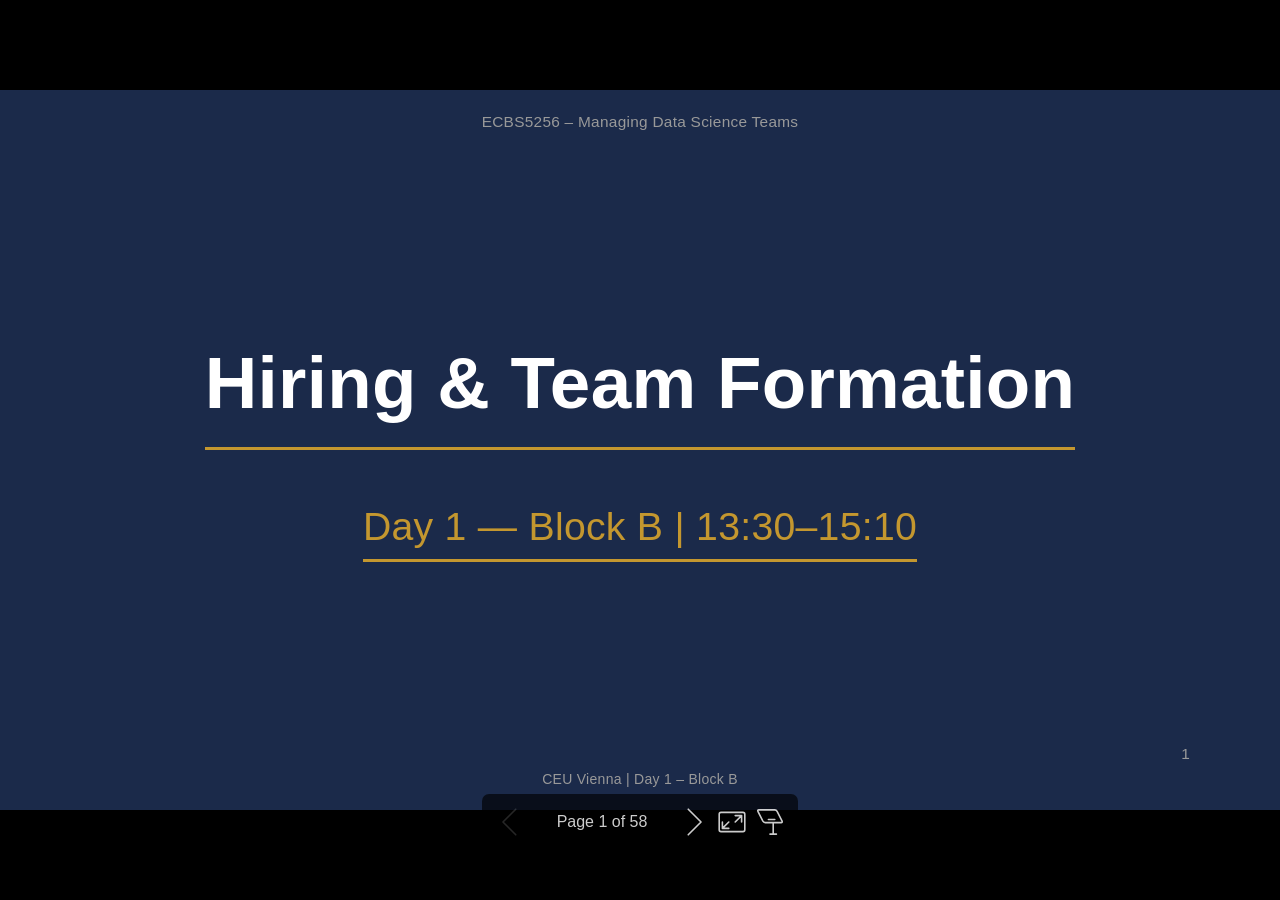
<file: day-1/block-b-hiring/slides.html>
<!DOCTYPE html><html lang="POSIX"><head><title>Hiring &amp; Team Formation</title><meta property="og:title" content="Hiring &amp; Team Formation"><meta charset="UTF-8"><meta name="viewport" content="width=device-width,height=device-height,initial-scale=1.0"><meta name="apple-mobile-web-app-capable" content="yes"><meta http-equiv="X-UA-Compatible" content="ie=edge"><meta property="og:type" content="website"><meta name="twitter:card" content="summary"><style>@media screen{body[data-bespoke-view=""] .bespoke-marp-parent>.bespoke-marp-osc>button,body[data-bespoke-view=next] .bespoke-marp-parent>.bespoke-marp-osc>button,body[data-bespoke-view=presenter] .bespoke-marp-presenter-container .bespoke-marp-presenter-info-container button,body[data-bespoke-view=presenter] .bespoke-marp-presenter-container .bespoke-marp-presenter-note-container button{appearance:none;background-color:initial;border:0;color:inherit;cursor:pointer;font-size:inherit;opacity:.8;outline:none;padding:0;transition:opacity .2s linear;-webkit-tap-highlight-color:transparent}body[data-bespoke-view=""] .bespoke-marp-parent>.bespoke-marp-osc>button:disabled,body[data-bespoke-view=next] .bespoke-marp-parent>.bespoke-marp-osc>button:disabled,body[data-bespoke-view=presenter] .bespoke-marp-presenter-container .bespoke-marp-presenter-info-container button:disabled,body[data-bespoke-view=presenter] .bespoke-marp-presenter-container .bespoke-marp-presenter-note-container button:disabled{cursor:not-allowed;opacity:.15!important}body[data-bespoke-view=""] .bespoke-marp-parent>.bespoke-marp-osc>button:hover,body[data-bespoke-view=next] .bespoke-marp-parent>.bespoke-marp-osc>button:hover,body[data-bespoke-view=presenter] .bespoke-marp-presenter-container .bespoke-marp-presenter-info-container button:hover,body[data-bespoke-view=presenter] .bespoke-marp-presenter-container .bespoke-marp-presenter-note-container button:hover{opacity:1}body[data-bespoke-view=""] .bespoke-marp-parent>.bespoke-marp-osc>button:hover:active,body[data-bespoke-view=next] .bespoke-marp-parent>.bespoke-marp-osc>button:hover:active,body[data-bespoke-view=presenter] .bespoke-marp-presenter-container .bespoke-marp-presenter-info-container button:hover:active,body[data-bespoke-view=presenter] .bespoke-marp-presenter-container .bespoke-marp-presenter-note-container button:hover:active{opacity:.6}body[data-bespoke-view=""] .bespoke-marp-parent>.bespoke-marp-osc>button:hover:not(:disabled),body[data-bespoke-view=next] .bespoke-marp-parent>.bespoke-marp-osc>button:hover:not(:disabled),body[data-bespoke-view=presenter] .bespoke-marp-presenter-container .bespoke-marp-presenter-info-container button:hover:not(:disabled),body[data-bespoke-view=presenter] .bespoke-marp-presenter-container .bespoke-marp-presenter-note-container button:hover:not(:disabled){transition:none}body[data-bespoke-view=""] .bespoke-marp-parent>.bespoke-marp-osc>button[data-bespoke-marp-osc=prev],body[data-bespoke-view=next] .bespoke-marp-parent>.bespoke-marp-osc>button[data-bespoke-marp-osc=prev],body[data-bespoke-view=presenter] .bespoke-marp-presenter-container .bespoke-marp-presenter-info-container button.bespoke-marp-presenter-info-page-prev{background:#0000 url("[data-uri]") no-repeat 50%;background-size:contain;overflow:hidden;text-indent:100%;white-space:nowrap}body[data-bespoke-view=""] .bespoke-marp-parent>.bespoke-marp-osc>button[data-bespoke-marp-osc=next],body[data-bespoke-view=next] .bespoke-marp-parent>.bespoke-marp-osc>button[data-bespoke-marp-osc=next],body[data-bespoke-view=presenter] .bespoke-marp-presenter-container .bespoke-marp-presenter-info-container button.bespoke-marp-presenter-info-page-next{background:#0000 url("[data-uri]") no-repeat 50%;background-size:contain;overflow:hidden;text-indent:100%;white-space:nowrap}body[data-bespoke-view=""] .bespoke-marp-parent>.bespoke-marp-osc>button[data-bespoke-marp-osc=fullscreen],body[data-bespoke-view=next] .bespoke-marp-parent>.bespoke-marp-osc>button[data-bespoke-marp-osc=fullscreen]{background:#0000 url("[data-uri]") no-repeat 50%;background-size:contain;overflow:hidden;text-indent:100%;white-space:nowrap}body[data-bespoke-view=""] .bespoke-marp-parent>.bespoke-marp-osc>button.exit[data-bespoke-marp-osc=fullscreen],body[data-bespoke-view=next] .bespoke-marp-parent>.bespoke-marp-osc>button.exit[data-bespoke-marp-osc=fullscreen]{background-image:url("[data-uri]")}body[data-bespoke-view=""] .bespoke-marp-parent>.bespoke-marp-osc>button[data-bespoke-marp-osc=presenter],body[data-bespoke-view=next] .bespoke-marp-parent>.bespoke-marp-osc>button[data-bespoke-marp-osc=presenter]{background:#0000 url("[data-uri]") no-repeat 50%;background-size:contain;overflow:hidden;text-indent:100%;white-space:nowrap}body[data-bespoke-view=presenter] .bespoke-marp-presenter-container .bespoke-marp-presenter-note-container button.bespoke-marp-presenter-note-bigger{background:#0000 url("[data-uri]") no-repeat 50%;background-size:contain;overflow:hidden;text-indent:100%;white-space:nowrap}body[data-bespoke-view=presenter] .bespoke-marp-presenter-container .bespoke-marp-presenter-note-container button.bespoke-marp-presenter-note-smaller{background:#0000 url("[data-uri]") no-repeat 50%;background-size:contain;overflow:hidden;text-indent:100%;white-space:nowrap}}@keyframes __bespoke_marp_transition_reduced_outgoing__{0%{opacity:1}to{opacity:0}}@keyframes __bespoke_marp_transition_reduced_incoming__{0%{mix-blend-mode:plus-lighter;opacity:0}to{mix-blend-mode:plus-lighter;opacity:1}}.bespoke-marp-note,.bespoke-marp-osc,.bespoke-progress-parent{display:none;transition:none}@media screen{::view-transition-group(*){animation-duration:var(--marp-bespoke-transition-animation-duration,.5s);animation-timing-function:ease}::view-transition-new(*),::view-transition-old(*){animation-delay:0s;animation-direction:var(--marp-bespoke-transition-animation-direction,normal);animation-duration:var(--marp-bespoke-transition-animation-duration,.5s);animation-fill-mode:both;animation-name:var(--marp-bespoke-transition-animation-name,var(--marp-bespoke-transition-animation-name-fallback,__bespoke_marp_transition_no_animation__));mix-blend-mode:normal}::view-transition-old(*){--marp-bespoke-transition-animation-name-fallback:__bespoke_marp_transition_reduced_outgoing__;animation-timing-function:ease}::view-transition-new(*){--marp-bespoke-transition-animation-name-fallback:__bespoke_marp_transition_reduced_incoming__;animation-timing-function:ease}::view-transition-new(root),::view-transition-old(root){animation-timing-function:linear}::view-transition-new(__bespoke_marp_transition_osc__),::view-transition-old(__bespoke_marp_transition_osc__){animation-duration:0s!important;animation-name:__bespoke_marp_transition_osc__!important}::view-transition-new(__bespoke_marp_transition_osc__){opacity:0!important}.bespoke-marp-transition-warming-up::view-transition-group(*),.bespoke-marp-transition-warming-up::view-transition-new(*),.bespoke-marp-transition-warming-up::view-transition-old(*){animation-play-state:paused!important}body,html{height:100%;margin:0}body{background:#000;overflow:hidden}svg.bespoke-marp-slide{content-visibility:hidden;opacity:0;pointer-events:none;z-index:-1}svg.bespoke-marp-slide:not(.bespoke-marp-active) *{view-transition-name:none!important}svg.bespoke-marp-slide.bespoke-marp-active{content-visibility:visible;opacity:1;pointer-events:auto;z-index:0}svg.bespoke-marp-slide.bespoke-marp-active.bespoke-marp-active-ready *{animation-name:__bespoke_marp__!important}@supports not (content-visibility:hidden){svg.bespoke-marp-slide[data-bespoke-marp-load=hideable]{display:none}svg.bespoke-marp-slide[data-bespoke-marp-load=hideable].bespoke-marp-active{display:block}}}@media screen and (prefers-reduced-motion:reduce){svg.bespoke-marp-slide *{view-transition-name:none!important}}@media screen{[data-bespoke-marp-fragment=inactive]{visibility:hidden}body[data-bespoke-view=""] .bespoke-marp-parent,body[data-bespoke-view=next] .bespoke-marp-parent{inset:0;position:absolute}body[data-bespoke-view=""] .bespoke-marp-parent>.bespoke-marp-osc,body[data-bespoke-view=next] .bespoke-marp-parent>.bespoke-marp-osc{background:#000000a6;border-radius:7px;bottom:50px;color:#fff;contain:paint;display:block;font-family:Helvetica,Arial,sans-serif;font-size:16px;left:50%;line-height:0;opacity:1;padding:12px;position:absolute;touch-action:manipulation;transform:translateX(-50%);transition:opacity .2s linear;-webkit-user-select:none;user-select:none;white-space:nowrap;will-change:transform;z-index:1;view-transition-name:__bespoke_marp_transition_osc__}body[data-bespoke-view=""] .bespoke-marp-parent>.bespoke-marp-osc>*,body[data-bespoke-view=next] .bespoke-marp-parent>.bespoke-marp-osc>*{margin-left:6px}body[data-bespoke-view=""] .bespoke-marp-parent>.bespoke-marp-osc>:first-child,body[data-bespoke-view=next] .bespoke-marp-parent>.bespoke-marp-osc>:first-child{margin-left:0}body[data-bespoke-view=""] .bespoke-marp-parent>.bespoke-marp-osc>span,body[data-bespoke-view=next] .bespoke-marp-parent>.bespoke-marp-osc>span{opacity:.8}body[data-bespoke-view=""] .bespoke-marp-parent>.bespoke-marp-osc>span[data-bespoke-marp-osc=page],body[data-bespoke-view=next] .bespoke-marp-parent>.bespoke-marp-osc>span[data-bespoke-marp-osc=page]{display:inline-block;min-width:140px;text-align:center}body[data-bespoke-view=""] .bespoke-marp-parent>.bespoke-marp-osc>button[data-bespoke-marp-osc=fullscreen],body[data-bespoke-view=""] .bespoke-marp-parent>.bespoke-marp-osc>button[data-bespoke-marp-osc=next],body[data-bespoke-view=""] .bespoke-marp-parent>.bespoke-marp-osc>button[data-bespoke-marp-osc=presenter],body[data-bespoke-view=""] .bespoke-marp-parent>.bespoke-marp-osc>button[data-bespoke-marp-osc=prev],body[data-bespoke-view=next] .bespoke-marp-parent>.bespoke-marp-osc>button[data-bespoke-marp-osc=fullscreen],body[data-bespoke-view=next] .bespoke-marp-parent>.bespoke-marp-osc>button[data-bespoke-marp-osc=next],body[data-bespoke-view=next] .bespoke-marp-parent>.bespoke-marp-osc>button[data-bespoke-marp-osc=presenter],body[data-bespoke-view=next] .bespoke-marp-parent>.bespoke-marp-osc>button[data-bespoke-marp-osc=prev]{height:32px;line-height:32px;width:32px}body[data-bespoke-view=""] .bespoke-marp-parent.bespoke-marp-inactive,body[data-bespoke-view=next] .bespoke-marp-parent.bespoke-marp-inactive{cursor:none}body[data-bespoke-view=""] .bespoke-marp-parent.bespoke-marp-inactive>.bespoke-marp-osc,body[data-bespoke-view=next] .bespoke-marp-parent.bespoke-marp-inactive>.bespoke-marp-osc{opacity:0;pointer-events:none}body[data-bespoke-view=""] svg.bespoke-marp-slide,body[data-bespoke-view=next] svg.bespoke-marp-slide{height:100%;left:0;position:absolute;top:0;width:100%}body[data-bespoke-view=""] .bespoke-progress-parent{background:#222;display:flex;height:5px;width:100%}body[data-bespoke-view=""] .bespoke-progress-parent+.bespoke-marp-parent{top:5px}body[data-bespoke-view=""] .bespoke-progress-parent .bespoke-progress-bar{background:#0288d1;flex:0 0 0;transition:flex-basis .2s cubic-bezier(0,1,1,1)}body[data-bespoke-view=next]{background:#0000}body[data-bespoke-view=presenter]{background:#161616}body[data-bespoke-view=presenter] .bespoke-marp-presenter-container{display:grid;font-family:Helvetica,Arial,sans-serif;grid-template:"current dragbar next" minmax(140px,1fr) "current dragbar note" 2fr "info    dragbar note" 3em;grid-template-columns:minmax(3px,var(--bespoke-marp-presenter-split-ratio,66%)) 0 minmax(3px,1fr);height:100%;left:0;position:absolute;top:0;width:100%}body[data-bespoke-view=presenter] .bespoke-marp-presenter-container .bespoke-marp-parent{grid-area:current;overflow:hidden;position:relative}body[data-bespoke-view=presenter] .bespoke-marp-presenter-container .bespoke-marp-parent svg.bespoke-marp-slide{height:calc(100% - 40px);left:20px;pointer-events:none;position:absolute;top:20px;-webkit-user-select:none;user-select:none;width:calc(100% - 40px)}body[data-bespoke-view=presenter] .bespoke-marp-presenter-container .bespoke-marp-parent svg.bespoke-marp-slide.bespoke-marp-active{filter:drop-shadow(0 3px 10px rgba(0,0,0,.5))}body[data-bespoke-view=presenter] .bespoke-marp-presenter-container .bespoke-marp-presenter-dragbar-container{background:#0288d1;cursor:col-resize;grid-area:dragbar;margin-left:-3px;opacity:0;position:relative;transition:opacity .4s linear .1s;width:6px;z-index:10}body[data-bespoke-view=presenter] .bespoke-marp-presenter-container .bespoke-marp-presenter-dragbar-container:hover{opacity:1}body[data-bespoke-view=presenter] .bespoke-marp-presenter-container .bespoke-marp-presenter-dragbar-container.active{opacity:1;transition-delay:0s}body[data-bespoke-view=presenter] .bespoke-marp-presenter-container .bespoke-marp-presenter-next-container{background:#222;cursor:pointer;display:none;grid-area:next;overflow:hidden;position:relative}body[data-bespoke-view=presenter] .bespoke-marp-presenter-container .bespoke-marp-presenter-next-container.active{display:block}body[data-bespoke-view=presenter] .bespoke-marp-presenter-container .bespoke-marp-presenter-next-container iframe.bespoke-marp-presenter-next{background:#0000;border:0;display:block;filter:drop-shadow(0 3px 10px rgba(0,0,0,.5));height:calc(100% - 40px);left:20px;pointer-events:none;position:absolute;top:20px;-webkit-user-select:none;user-select:none;width:calc(100% - 40px)}body[data-bespoke-view=presenter] .bespoke-marp-presenter-container .bespoke-marp-presenter-note-container{background:#222;color:#eee;grid-area:note;position:relative;z-index:1}body[data-bespoke-view=presenter] .bespoke-marp-presenter-container .bespoke-marp-presenter-note-container button{height:1.5em;line-height:1.5em;width:1.5em}body[data-bespoke-view=presenter] .bespoke-marp-presenter-container .bespoke-marp-presenter-note-container .bespoke-marp-presenter-note-wrapper{display:block;inset:0;position:absolute}body[data-bespoke-view=presenter] .bespoke-marp-presenter-container .bespoke-marp-presenter-note-container .bespoke-marp-presenter-note-buttons{background:#000000a6;border-radius:4px;bottom:0;display:flex;gap:4px;margin:12px;opacity:0;padding:6px;pointer-events:none;position:absolute;right:0;transition:opacity .2s linear}body[data-bespoke-view=presenter] .bespoke-marp-presenter-container .bespoke-marp-presenter-note-container .bespoke-marp-presenter-note-buttons:focus-within,body[data-bespoke-view=presenter] .bespoke-marp-presenter-container .bespoke-marp-presenter-note-container .bespoke-marp-presenter-note-wrapper:focus-within+.bespoke-marp-presenter-note-buttons,body[data-bespoke-view=presenter] .bespoke-marp-presenter-container .bespoke-marp-presenter-note-container:hover .bespoke-marp-presenter-note-buttons{opacity:1;pointer-events:auto}body[data-bespoke-view=presenter] .bespoke-marp-presenter-container .bespoke-marp-presenter-note-container .bespoke-marp-note{box-sizing:border-box;font-size:calc(1.1em*var(--bespoke-marp-note-font-scale, 1));height:calc(100% - 40px);margin:20px;overflow:auto;padding-right:3px;white-space:pre-wrap;width:calc(100% - 40px);word-wrap:break-word;scrollbar-color:#eeeeee80 #0000;scrollbar-width:thin}body[data-bespoke-view=presenter] .bespoke-marp-presenter-container .bespoke-marp-presenter-note-container .bespoke-marp-note::-webkit-scrollbar{width:6px}body[data-bespoke-view=presenter] .bespoke-marp-presenter-container .bespoke-marp-presenter-note-container .bespoke-marp-note::-webkit-scrollbar-track{background:#0000}body[data-bespoke-view=presenter] .bespoke-marp-presenter-container .bespoke-marp-presenter-note-container .bespoke-marp-note::-webkit-scrollbar-thumb{background:#eeeeee80;border-radius:6px}body[data-bespoke-view=presenter] .bespoke-marp-presenter-container .bespoke-marp-presenter-note-container .bespoke-marp-note:empty{pointer-events:none}body[data-bespoke-view=presenter] .bespoke-marp-presenter-container .bespoke-marp-presenter-note-container .bespoke-marp-note.active{display:block}body[data-bespoke-view=presenter] .bespoke-marp-presenter-container .bespoke-marp-presenter-note-container .bespoke-marp-note p:first-child{margin-top:0}body[data-bespoke-view=presenter] .bespoke-marp-presenter-container .bespoke-marp-presenter-note-container .bespoke-marp-note p:last-child{margin-bottom:0}body[data-bespoke-view=presenter] .bespoke-marp-presenter-container .bespoke-marp-presenter-info-container{align-items:center;box-sizing:border-box;color:#eee;display:flex;flex-wrap:nowrap;grid-area:info;justify-content:center;overflow:hidden;padding:0 10px}body[data-bespoke-view=presenter] .bespoke-marp-presenter-container .bespoke-marp-presenter-info-container .bespoke-marp-presenter-info-page,body[data-bespoke-view=presenter] .bespoke-marp-presenter-container .bespoke-marp-presenter-info-container .bespoke-marp-presenter-info-time,body[data-bespoke-view=presenter] .bespoke-marp-presenter-container .bespoke-marp-presenter-info-container .bespoke-marp-presenter-info-timer{box-sizing:border-box;display:block;padding:0 10px;white-space:nowrap;width:100%}body[data-bespoke-view=presenter] .bespoke-marp-presenter-container .bespoke-marp-presenter-info-container button{height:1.5em;line-height:1.5em;width:1.5em}body[data-bespoke-view=presenter] .bespoke-marp-presenter-container .bespoke-marp-presenter-info-container .bespoke-marp-presenter-info-page{order:2;text-align:center}body[data-bespoke-view=presenter] .bespoke-marp-presenter-container .bespoke-marp-presenter-info-container .bespoke-marp-presenter-info-page .bespoke-marp-presenter-info-page-text{display:inline-block;min-width:120px;text-align:center}body[data-bespoke-view=presenter] .bespoke-marp-presenter-container .bespoke-marp-presenter-info-container .bespoke-marp-presenter-info-time{color:#999;order:1;text-align:left}body[data-bespoke-view=presenter] .bespoke-marp-presenter-container .bespoke-marp-presenter-info-container .bespoke-marp-presenter-info-timer{color:#999;order:3;text-align:right}body[data-bespoke-view=presenter] .bespoke-marp-presenter-container .bespoke-marp-presenter-info-container .bespoke-marp-presenter-info-timer:hover{cursor:pointer}}@media print{.bespoke-marp-presenter-info-container,.bespoke-marp-presenter-next-container,.bespoke-marp-presenter-note-container{display:none}}</style><style>div#\:\$p > svg > foreignObject > section{width:1280px;height:720px;box-sizing:border-box;overflow:hidden;position:relative;scroll-snap-align:center center;-webkit-text-size-adjust:100%;text-size-adjust:100%}div#\:\$p > svg > foreignObject > section::after{bottom:0;content:attr(data-marpit-pagination);padding:inherit;pointer-events:none;position:absolute;right:0}div#\:\$p > svg > foreignObject > section:not([data-marpit-pagination])::after{display:none}div#\:\$p > svg > foreignObject > section :is(h1, marp-h1){font-size:2em;margin-block:0.67em}div#\:\$p > svg > foreignObject > section video::-webkit-media-controls{will-change:transform}@page {size:1280px 720px;margin:0}@media print{html, body{background-color:#fff;margin:0;page-break-inside:avoid;break-inside:avoid-page}div#\:\$p > svg > foreignObject > section{page-break-before:always;break-before:page}div#\:\$p > svg > foreignObject > section, div#\:\$p > svg > foreignObject > section *{-webkit-print-color-adjust:exact!important;animation-delay:0s!important;animation-duration:0s!important;color-adjust:exact!important;print-color-adjust:exact!important;transition:none!important}div#\:\$p > svg[data-marpit-svg]{display:block;height:100vh;width:100vw}}div#\:\$p > svg > foreignObject > section{--focus-outlineColor:light-dark(#0969da, #1f6feb);--fgColor-default:light-dark(#1f2328, #f0f6fc);--fgColor-muted:light-dark(#59636e, #9198a1);--fgColor-accent:light-dark(#0969da, #4493f8);--fgColor-success:light-dark(#1a7f37, #3fb950);--fgColor-attention:light-dark(#9a6700, #d29922);--fgColor-danger:light-dark(#d1242f, #f85149);--fgColor-done:light-dark(#8250df, #ab7df8);--bgColor-default:light-dark(#fff, #0d1117);--bgColor-muted:light-dark(#f6f8fa, #151b23);--bgColor-neutral-muted:light-dark(#818b981f, #656c7633);--bgColor-attention-muted:light-dark(#fff8c5, #bb800926);--borderColor-default:light-dark(#d1d9e0, #3d444d);--borderColor-muted:light-dark(#d1d9e0b3, #3d444db3);--borderColor-neutral-muted:light-dark(#d1d9e0b3, #3d444db3);--borderColor-accent-emphasis:light-dark(#0969da, #1f6feb);--borderColor-success-emphasis:light-dark(#1a7f37, #238636);--borderColor-attention-emphasis:light-dark(#9a6700, #9e6a03);--borderColor-danger-emphasis:light-dark(#cf222e, #da3633);--borderColor-done-emphasis:light-dark(#8250df, #8957e5);--color-prettylights-syntax-comment:light-dark(#59636e, #9198a1);--color-prettylights-syntax-constant:light-dark(#0550ae, #79c0ff);--color-prettylights-syntax-constant-other-reference-link:light-dark(#0a3069, #a5d6ff);--color-prettylights-syntax-entity:light-dark(#6639ba, #d2a8ff);--color-prettylights-syntax-storage-modifier-import:light-dark(#1f2328, #f0f6fc);--color-prettylights-syntax-entity-tag:light-dark(#0550ae, #7ee787);--color-prettylights-syntax-keyword:light-dark(#cf222e, #ff7b72);--color-prettylights-syntax-string:light-dark(#0a3069, #a5d6ff);--color-prettylights-syntax-variable:light-dark(#953800, #ffa657);--color-prettylights-syntax-brackethighlighter-unmatched:light-dark(#82071e, #f85149);--color-prettylights-syntax-brackethighlighter-angle:light-dark(#59636e, #9198a1);--color-prettylights-syntax-invalid-illegal-text:light-dark(#f6f8fa, #f0f6fc);--color-prettylights-syntax-invalid-illegal-bg:light-dark(#82071e, #8e1519);--color-prettylights-syntax-carriage-return-text:light-dark(#f6f8fa, #f0f6fc);--color-prettylights-syntax-carriage-return-bg:light-dark(#cf222e, #b62324);--color-prettylights-syntax-string-regexp:light-dark(#116329, #7ee787);--color-prettylights-syntax-markup-list:light-dark(#3b2300, #f2cc60);--color-prettylights-syntax-markup-heading:light-dark(#0550ae, #1f6feb);--color-prettylights-syntax-markup-italic:light-dark(#1f2328, #f0f6fc);--color-prettylights-syntax-markup-bold:light-dark(#1f2328, #f0f6fc);--color-prettylights-syntax-markup-deleted-text:light-dark(#82071e, #ffdcd7);--color-prettylights-syntax-markup-deleted-bg:light-dark(#ffebe9, #67060c);--color-prettylights-syntax-markup-inserted-text:light-dark(#116329, #aff5b4);--color-prettylights-syntax-markup-inserted-bg:light-dark(#dafbe1, #033a16);--color-prettylights-syntax-markup-changed-text:light-dark(#953800, #ffdfb6);--color-prettylights-syntax-markup-changed-bg:light-dark(#ffd8b5, #5a1e02);--color-prettylights-syntax-markup-ignored-text:light-dark(#d1d9e0, #f0f6fc);--color-prettylights-syntax-markup-ignored-bg:light-dark(#0550ae, #1158c7);--color-prettylights-syntax-meta-diff-range:light-dark(#8250df, #d2a8ff);--color-prettylights-syntax-sublimelinter-gutter-mark:light-dark(#818b98, #3d444d);--base-size-4:calc(var(--marpit-root-font-size, 1rem) * 0.25);--base-size-8:calc(var(--marpit-root-font-size, 1rem) * 0.5);--base-size-16:calc(var(--marpit-root-font-size, 1rem) * 1);--base-size-24:calc(var(--marpit-root-font-size, 1rem) * 1.5);--base-size-40:calc(var(--marpit-root-font-size, 1rem) * 2.5);--base-text-weight-normal:400;--base-text-weight-medium:500;--base-text-weight-semibold:600;--fontStack-monospace:ui-monospace, SFMono-Regular, SF Mono, Menlo, Consolas, Liberation Mono, monospace;--fgColor-accent:Highlight;}/*!
 * Marp default theme.
 *
 * @theme default
 * @author Yuki Hattori
 *
 * @auto-scaling true
 * @size 16:9 1280px 720px
 * @size 4:3 960px 720px
 */div#\:\$p > svg > foreignObject > section [data-theme=light],div#\:\$p > svg > foreignObject > section{color-scheme:light}div#\:\$p > svg > foreignObject > section [data-theme=dark],div#\:\$p > svg > foreignObject > section:where(.invert){color-scheme:dark}div#\:\$p > svg > foreignObject > section{-ms-text-size-adjust:100%;-webkit-text-size-adjust:100%;background-color:var(--bgColor-default);color:var(--fgColor-default);font-family:-apple-system,BlinkMacSystemFont,Segoe UI,Noto Sans,Helvetica,Arial,sans-serif,Apple Color Emoji,Segoe UI Emoji;font-size:16px;line-height:1.5;margin:0;word-wrap:break-word}div#\:\$p > svg > foreignObject > section{--marpit-root-font-size:16px}div#\:\$p > svg > foreignObject > section :is(h1, marp-h1):hover .anchor .octicon-link:before,div#\:\$p > svg > foreignObject > section :is(h2, marp-h2):hover .anchor .octicon-link:before,div#\:\$p > svg > foreignObject > section :is(h3, marp-h3):hover .anchor .octicon-link:before,div#\:\$p > svg > foreignObject > section :is(h4, marp-h4):hover .anchor .octicon-link:before,div#\:\$p > svg > foreignObject > section :is(h5, marp-h5):hover .anchor .octicon-link:before,div#\:\$p > svg > foreignObject > section :is(h6, marp-h6):hover .anchor .octicon-link:before{background-color:currentColor;content:" ";display:inline-block;height:16px;-webkit-mask-image:url('data:image/svg+xml;charset=utf-8,<svg xmlns="http://www.w3.org/2000/svg" aria-hidden="true" viewBox="0 0 16 16"><path fill-rule="evenodd" d="M7.775 3.275a.75.75 0 0 0 1.06 1.06l1.25-1.25a2 2 0 1 1 2.83 2.83l-2.5 2.5a2 2 0 0 1-2.83 0 .75.75 0 0 0-1.06 1.06 3.5 3.5 0 0 0 4.95 0l2.5-2.5a3.5 3.5 0 0 0-4.95-4.95zm-4.69 9.64a2 2 0 0 1 0-2.83l2.5-2.5a2 2 0 0 1 2.83 0 .75.75 0 0 0 1.06-1.06 3.5 3.5 0 0 0-4.95 0l-2.5 2.5a3.5 3.5 0 0 0 4.95 4.95l1.25-1.25a.75.75 0 0 0-1.06-1.06l-1.25 1.25a2 2 0 0 1-2.83 0"/></svg>');mask-image:url('data:image/svg+xml;charset=utf-8,<svg xmlns="http://www.w3.org/2000/svg" aria-hidden="true" viewBox="0 0 16 16"><path fill-rule="evenodd" d="M7.775 3.275a.75.75 0 0 0 1.06 1.06l1.25-1.25a2 2 0 1 1 2.83 2.83l-2.5 2.5a2 2 0 0 1-2.83 0 .75.75 0 0 0-1.06 1.06 3.5 3.5 0 0 0 4.95 0l2.5-2.5a3.5 3.5 0 0 0-4.95-4.95zm-4.69 9.64a2 2 0 0 1 0-2.83l2.5-2.5a2 2 0 0 1 2.83 0 .75.75 0 0 0 1.06-1.06 3.5 3.5 0 0 0-4.95 0l-2.5 2.5a3.5 3.5 0 0 0 4.95 4.95l1.25-1.25a.75.75 0 0 0-1.06-1.06l-1.25 1.25a2 2 0 0 1-2.83 0"/></svg>');width:16px}div#\:\$p > svg > foreignObject > section details,div#\:\$p > svg > foreignObject > section figcaption,div#\:\$p > svg > foreignObject > section figure{display:block}div#\:\$p > svg > foreignObject > section summary{display:list-item}div#\:\$p > svg > foreignObject > section [hidden]{display:none!important}div#\:\$p > svg > foreignObject > section a{background-color:transparent;color:var(--fgColor-accent);text-decoration:none}div#\:\$p > svg > foreignObject > section abbr[title]{border-bottom:none;-webkit-text-decoration:underline dotted;text-decoration:underline dotted}div#\:\$p > svg > foreignObject > section b,div#\:\$p > svg > foreignObject > section strong{font-weight:var(--base-text-weight-semibold, 600)}div#\:\$p > svg > foreignObject > section dfn{font-style:italic}div#\:\$p > svg > foreignObject > section :is(h1, marp-h1){border-bottom:1px solid var(--borderColor-muted);font-size:2em;font-weight:var(--base-text-weight-semibold, 600);margin:.67em 0;padding-bottom:.3em}div#\:\$p > svg > foreignObject > section mark{background-color:var(--bgColor-attention-muted);color:var(--fgColor-default)}div#\:\$p > svg > foreignObject > section small{font-size:90%}div#\:\$p > svg > foreignObject > section sub,div#\:\$p > svg > foreignObject > section sup{font-size:75%;line-height:0;position:relative;vertical-align:baseline}div#\:\$p > svg > foreignObject > section sub{bottom:-.25em}div#\:\$p > svg > foreignObject > section sup{top:-.5em}div#\:\$p > svg > foreignObject > section img{border-style:none;box-sizing:content-box;max-width:100%}div#\:\$p > svg > foreignObject > section code,div#\:\$p > svg > foreignObject > section kbd,div#\:\$p > svg > foreignObject > section :is(pre, marp-pre),div#\:\$p > svg > foreignObject > section samp{font-family:monospace;font-size:1em}div#\:\$p > svg > foreignObject > section figure{margin:1em var(--base-size-40)}div#\:\$p > svg > foreignObject > section hr{background:transparent;background-color:var(--borderColor-default);border:0;box-sizing:content-box;height:.25em;margin:var(--base-size-24) 0;overflow:hidden;padding:0}div#\:\$p > svg > foreignObject > section input{font:inherit;font-family:inherit;font-size:inherit;line-height:inherit;margin:0;overflow:visible}div#\:\$p > svg > foreignObject > section [type=button],div#\:\$p > svg > foreignObject > section [type=reset],div#\:\$p > svg > foreignObject > section [type=submit]{-webkit-appearance:button;-moz-appearance:button;appearance:button}div#\:\$p > svg > foreignObject > section [type=checkbox],div#\:\$p > svg > foreignObject > section [type=radio]{box-sizing:border-box;padding:0}div#\:\$p > svg > foreignObject > section [type=number]::-webkit-inner-spin-button,div#\:\$p > svg > foreignObject > section [type=number]::-webkit-outer-spin-button{height:auto}div#\:\$p > svg > foreignObject > section [type=search]::-webkit-search-cancel-button,div#\:\$p > svg > foreignObject > section [type=search]::-webkit-search-decoration{-webkit-appearance:none;appearance:none}div#\:\$p > svg > foreignObject > section ::-webkit-input-placeholder{color:inherit;opacity:.54}div#\:\$p > svg > foreignObject > section ::-webkit-file-upload-button{-webkit-appearance:button;appearance:button;font:inherit}div#\:\$p > svg > foreignObject > section a:hover{text-decoration:underline}div#\:\$p > svg > foreignObject > section ::-moz-placeholder{color:var(--fgColor-muted);opacity:1}div#\:\$p > svg > foreignObject > section ::placeholder{color:var(--fgColor-muted);opacity:1}div#\:\$p > svg > foreignObject > section hr:after,div#\:\$p > svg > foreignObject > section hr:before{content:"";display:table}div#\:\$p > svg > foreignObject > section hr:after{clear:both}div#\:\$p > svg > foreignObject > section table{border-collapse:collapse;border-spacing:0;display:block;font-variant:tabular-nums;max-width:100%;overflow:auto;width:-moz-max-content;width:max-content}div#\:\$p > svg > foreignObject > section td,div#\:\$p > svg > foreignObject > section th{padding:0}div#\:\$p > svg > foreignObject > section details summary{cursor:pointer}div#\:\$p > svg > foreignObject > section [role=button]:focus,div#\:\$p > svg > foreignObject > section a:focus,div#\:\$p > svg > foreignObject > section input[type=checkbox]:focus,div#\:\$p > svg > foreignObject > section input[type=radio]:focus{box-shadow:none;outline:2px solid var(--focus-outlineColor);outline-offset:-2px}div#\:\$p > svg > foreignObject > section [role=button]:focus:not(:focus-visible),div#\:\$p > svg > foreignObject > section a:focus:not(:focus-visible),div#\:\$p > svg > foreignObject > section input[type=checkbox]:focus:not(:focus-visible),div#\:\$p > svg > foreignObject > section input[type=radio]:focus:not(:focus-visible){outline:1px solid transparent}div#\:\$p > svg > foreignObject > section [role=button]:focus-visible,div#\:\$p > svg > foreignObject > section a:focus-visible,div#\:\$p > svg > foreignObject > section input[type=checkbox]:focus-visible,div#\:\$p > svg > foreignObject > section input[type=radio]:focus-visible{box-shadow:none;outline:2px solid var(--focus-outlineColor);outline-offset:-2px}div#\:\$p > svg > foreignObject > section a:not([class]):focus,div#\:\$p > svg > foreignObject > section a:not([class]):focus-visible,div#\:\$p > svg > foreignObject > section input[type=checkbox]:focus,div#\:\$p > svg > foreignObject > section input[type=checkbox]:focus-visible,div#\:\$p > svg > foreignObject > section input[type=radio]:focus,div#\:\$p > svg > foreignObject > section input[type=radio]:focus-visible{outline-offset:0}div#\:\$p > svg > foreignObject > section kbd{background-color:var(--bgColor-muted);border-bottom-color:var(--borderColor-neutral-muted);border:1px solid var(--borderColor-neutral-muted);border-radius:6px;box-shadow:inset 0 -1px 0 var(--borderColor-neutral-muted);color:var(--fgColor-default);display:inline-block;font:11px var(--fontStack-monospace, ui-monospace, SFMono-Regular, SF Mono, Menlo, Consolas, Liberation Mono, monospace);line-height:10px;padding:var(--base-size-4);vertical-align:middle}div#\:\$p > svg > foreignObject > section :is(h1, marp-h1),div#\:\$p > svg > foreignObject > section :is(h2, marp-h2),div#\:\$p > svg > foreignObject > section :is(h3, marp-h3),div#\:\$p > svg > foreignObject > section :is(h4, marp-h4),div#\:\$p > svg > foreignObject > section :is(h5, marp-h5),div#\:\$p > svg > foreignObject > section :is(h6, marp-h6){font-weight:var(--base-text-weight-semibold, 600);line-height:1.25;margin-bottom:var(--base-size-16);margin-top:var(--base-size-24)}div#\:\$p > svg > foreignObject > section :is(h2, marp-h2){border-bottom:1px solid var(--borderColor-muted);font-size:1.5em;padding-bottom:.3em}div#\:\$p > svg > foreignObject > section :is(h2, marp-h2),div#\:\$p > svg > foreignObject > section :is(h3, marp-h3){font-weight:var(--base-text-weight-semibold, 600)}div#\:\$p > svg > foreignObject > section :is(h3, marp-h3){font-size:1.25em}div#\:\$p > svg > foreignObject > section :is(h4, marp-h4){font-size:1em}div#\:\$p > svg > foreignObject > section :is(h4, marp-h4),div#\:\$p > svg > foreignObject > section :is(h5, marp-h5){font-weight:var(--base-text-weight-semibold, 600)}div#\:\$p > svg > foreignObject > section :is(h5, marp-h5){font-size:.875em}div#\:\$p > svg > foreignObject > section :is(h6, marp-h6){color:var(--fgColor-muted);font-size:.85em;font-weight:var(--base-text-weight-semibold, 600)}div#\:\$p > svg > foreignObject > section p{margin-bottom:10px;margin-top:0}div#\:\$p > svg > foreignObject > section blockquote{border-left:.25em solid var(--borderColor-default);color:var(--fgColor-muted);margin:0;padding:0 1em}div#\:\$p > svg > foreignObject > section ol,div#\:\$p > svg > foreignObject > section ul{margin-bottom:0;margin-top:0;padding-left:2em}div#\:\$p > svg > foreignObject > section ol ol,div#\:\$p > svg > foreignObject > section ul ol{list-style-type:lower-roman}div#\:\$p > svg > foreignObject > section ol ol ol,div#\:\$p > svg > foreignObject > section ol ul ol,div#\:\$p > svg > foreignObject > section ul ol ol,div#\:\$p > svg > foreignObject > section ul ul ol{list-style-type:lower-alpha}div#\:\$p > svg > foreignObject > section dd{margin-left:0}div#\:\$p > svg > foreignObject > section code,div#\:\$p > svg > foreignObject > section :is(pre, marp-pre),div#\:\$p > svg > foreignObject > section samp,div#\:\$p > svg > foreignObject > section tt{font-family:var(--fontStack-monospace, ui-monospace, SFMono-Regular, SF Mono, Menlo, Consolas, Liberation Mono, monospace);font-size:12px}div#\:\$p > svg > foreignObject > section :is(pre, marp-pre){margin-bottom:0;margin-top:0;word-wrap:normal}div#\:\$p > svg > foreignObject > section .octicon{display:inline-block;fill:currentColor;overflow:visible!important;vertical-align:text-bottom}div#\:\$p > svg > foreignObject > section input::-webkit-inner-spin-button,div#\:\$p > svg > foreignObject > section input::-webkit-outer-spin-button{-webkit-appearance:none;appearance:none;margin:0}div#\:\$p > svg > foreignObject > section .mr-2{margin-right:var(--base-size-8, 8px)!important}div#\:\$p > svg > foreignObject > section:after,div#\:\$p > svg > foreignObject > section:before{display:table}div#\:\$p > svg > foreignObject > section:after{clear:both}div#\:\$p > svg > foreignObject > section>:first-child{margin-top:0!important}div#\:\$p > svg > foreignObject > section>:last-child{margin-bottom:0!important}div#\:\$p > svg > foreignObject > section a:not([href]){color:inherit;text-decoration:none}div#\:\$p > svg > foreignObject > section .absent{color:var(--fgColor-danger)}div#\:\$p > svg > foreignObject > section .anchor{float:left;line-height:1;margin-left:-20px;padding-right:var(--base-size-4)}div#\:\$p > svg > foreignObject > section .anchor:focus{outline:none}div#\:\$p > svg > foreignObject > section blockquote,div#\:\$p > svg > foreignObject > section details,div#\:\$p > svg > foreignObject > section dl,div#\:\$p > svg > foreignObject > section ol,div#\:\$p > svg > foreignObject > section p,div#\:\$p > svg > foreignObject > section :is(pre, marp-pre),div#\:\$p > svg > foreignObject > section table,div#\:\$p > svg > foreignObject > section ul{margin-bottom:var(--base-size-16);margin-top:0}div#\:\$p > svg > foreignObject > section blockquote>:first-child{margin-top:0}div#\:\$p > svg > foreignObject > section blockquote>:last-child{margin-bottom:0}div#\:\$p > svg > foreignObject > section :is(h1, marp-h1) .octicon-link,div#\:\$p > svg > foreignObject > section :is(h2, marp-h2) .octicon-link,div#\:\$p > svg > foreignObject > section :is(h3, marp-h3) .octicon-link,div#\:\$p > svg > foreignObject > section :is(h4, marp-h4) .octicon-link,div#\:\$p > svg > foreignObject > section :is(h5, marp-h5) .octicon-link,div#\:\$p > svg > foreignObject > section :is(h6, marp-h6) .octicon-link{color:var(--fgColor-default);vertical-align:middle;visibility:hidden}div#\:\$p > svg > foreignObject > section :is(h1, marp-h1):hover .anchor,div#\:\$p > svg > foreignObject > section :is(h2, marp-h2):hover .anchor,div#\:\$p > svg > foreignObject > section :is(h3, marp-h3):hover .anchor,div#\:\$p > svg > foreignObject > section :is(h4, marp-h4):hover .anchor,div#\:\$p > svg > foreignObject > section :is(h5, marp-h5):hover .anchor,div#\:\$p > svg > foreignObject > section :is(h6, marp-h6):hover .anchor{text-decoration:none}div#\:\$p > svg > foreignObject > section :is(h1, marp-h1):hover .anchor .octicon-link,div#\:\$p > svg > foreignObject > section :is(h2, marp-h2):hover .anchor .octicon-link,div#\:\$p > svg > foreignObject > section :is(h3, marp-h3):hover .anchor .octicon-link,div#\:\$p > svg > foreignObject > section :is(h4, marp-h4):hover .anchor .octicon-link,div#\:\$p > svg > foreignObject > section :is(h5, marp-h5):hover .anchor .octicon-link,div#\:\$p > svg > foreignObject > section :is(h6, marp-h6):hover .anchor .octicon-link{visibility:visible}div#\:\$p > svg > foreignObject > section :is(h1, marp-h1) code,div#\:\$p > svg > foreignObject > section :is(h1, marp-h1) tt,div#\:\$p > svg > foreignObject > section :is(h2, marp-h2) code,div#\:\$p > svg > foreignObject > section :is(h2, marp-h2) tt,div#\:\$p > svg > foreignObject > section :is(h3, marp-h3) code,div#\:\$p > svg > foreignObject > section :is(h3, marp-h3) tt,div#\:\$p > svg > foreignObject > section :is(h4, marp-h4) code,div#\:\$p > svg > foreignObject > section :is(h4, marp-h4) tt,div#\:\$p > svg > foreignObject > section :is(h5, marp-h5) code,div#\:\$p > svg > foreignObject > section :is(h5, marp-h5) tt,div#\:\$p > svg > foreignObject > section :is(h6, marp-h6) code,div#\:\$p > svg > foreignObject > section :is(h6, marp-h6) tt{font-size:inherit;padding:0 .2em}div#\:\$p > svg > foreignObject > section summary :is(h1, marp-h1),div#\:\$p > svg > foreignObject > section summary :is(h2, marp-h2),div#\:\$p > svg > foreignObject > section summary :is(h3, marp-h3),div#\:\$p > svg > foreignObject > section summary :is(h4, marp-h4),div#\:\$p > svg > foreignObject > section summary :is(h5, marp-h5),div#\:\$p > svg > foreignObject > section summary :is(h6, marp-h6){display:inline-block}div#\:\$p > svg > foreignObject > section summary :is(h1, marp-h1) .anchor,div#\:\$p > svg > foreignObject > section summary :is(h2, marp-h2) .anchor,div#\:\$p > svg > foreignObject > section summary :is(h3, marp-h3) .anchor,div#\:\$p > svg > foreignObject > section summary :is(h4, marp-h4) .anchor,div#\:\$p > svg > foreignObject > section summary :is(h5, marp-h5) .anchor,div#\:\$p > svg > foreignObject > section summary :is(h6, marp-h6) .anchor{margin-left:-40px}div#\:\$p > svg > foreignObject > section summary :is(h1, marp-h1),div#\:\$p > svg > foreignObject > section summary :is(h2, marp-h2){border-bottom:0;padding-bottom:0}div#\:\$p > svg > foreignObject > section ol.no-list,div#\:\$p > svg > foreignObject > section ul.no-list{list-style-type:none;padding:0}div#\:\$p > svg > foreignObject > section ol[type="a s"]{list-style-type:lower-alpha}div#\:\$p > svg > foreignObject > section ol[type="A s"]{list-style-type:upper-alpha}div#\:\$p > svg > foreignObject > section ol[type="i s"]{list-style-type:lower-roman}div#\:\$p > svg > foreignObject > section ol[type="I s"]{list-style-type:upper-roman}div#\:\$p > svg > foreignObject > section div>ol:not([type]),div#\:\$p > svg > foreignObject > section ol[type="1"]{list-style-type:decimal}div#\:\$p > svg > foreignObject > section ol ol,div#\:\$p > svg > foreignObject > section ol ul,div#\:\$p > svg > foreignObject > section ul ol,div#\:\$p > svg > foreignObject > section ul ul{margin-bottom:0;margin-top:0}div#\:\$p > svg > foreignObject > section li>p{margin-top:var(--base-size-16)}div#\:\$p > svg > foreignObject > section li+li{margin-top:.25em}div#\:\$p > svg > foreignObject > section dl{padding:0}div#\:\$p > svg > foreignObject > section dl dt{font-size:1em;font-style:italic;font-weight:var(--base-text-weight-semibold, 600);margin-top:var(--base-size-16);padding:0}div#\:\$p > svg > foreignObject > section dl dd{margin-bottom:var(--base-size-16);padding:0 var(--base-size-16)}div#\:\$p > svg > foreignObject > section table th{font-weight:var(--base-text-weight-semibold, 600)}div#\:\$p > svg > foreignObject > section table td,div#\:\$p > svg > foreignObject > section table th{border:1px solid var(--borderColor-default);padding:6px 13px}div#\:\$p > svg > foreignObject > section table td>:last-child{margin-bottom:0}div#\:\$p > svg > foreignObject > section table tr{background-color:var(--bgColor-default);border-top:1px solid var(--borderColor-muted)}div#\:\$p > svg > foreignObject > section table tr:nth-child(2n){background-color:var(--bgColor-muted)}div#\:\$p > svg > foreignObject > section table img{background-color:transparent}div#\:\$p > svg > foreignObject > section img[align=right]{padding-left:20px}div#\:\$p > svg > foreignObject > section img[align=left]{padding-right:20px}div#\:\$p > svg > foreignObject > section .emoji{background-color:transparent;max-width:none;vertical-align:text-top}div#\:\$p > svg > foreignObject > section :is(span, marp-span).frame,div#\:\$p > svg > foreignObject > section :is(span, marp-span).frame>:is(span, marp-span){display:block;overflow:hidden}div#\:\$p > svg > foreignObject > section :is(span, marp-span).frame>:is(span, marp-span){border:1px solid var(--borderColor-default);float:left;margin:13px 0 0;padding:7px;width:auto}div#\:\$p > svg > foreignObject > section :is(span, marp-span).frame :is(span, marp-span) img{display:block;float:left}div#\:\$p > svg > foreignObject > section :is(span, marp-span).frame :is(span, marp-span) :is(span, marp-span){clear:both;color:var(--fgColor-default);display:block;padding:5px 0 0}div#\:\$p > svg > foreignObject > section :is(span, marp-span).align-center{clear:both;display:block;overflow:hidden}div#\:\$p > svg > foreignObject > section :is(span, marp-span).align-center>:is(span, marp-span){display:block;margin:13px auto 0;overflow:hidden;text-align:center}div#\:\$p > svg > foreignObject > section :is(span, marp-span).align-center :is(span, marp-span) img{margin:0 auto;text-align:center}div#\:\$p > svg > foreignObject > section :is(span, marp-span).align-right{clear:both;display:block;overflow:hidden}div#\:\$p > svg > foreignObject > section :is(span, marp-span).align-right>:is(span, marp-span){display:block;margin:13px 0 0;overflow:hidden;text-align:right}div#\:\$p > svg > foreignObject > section :is(span, marp-span).align-right :is(span, marp-span) img{margin:0;text-align:right}div#\:\$p > svg > foreignObject > section :is(span, marp-span).float-left{display:block;float:left;margin-right:13px;overflow:hidden}div#\:\$p > svg > foreignObject > section :is(span, marp-span).float-left :is(span, marp-span){margin:13px 0 0}div#\:\$p > svg > foreignObject > section :is(span, marp-span).float-right{display:block;float:right;margin-left:13px;overflow:hidden}div#\:\$p > svg > foreignObject > section :is(span, marp-span).float-right>:is(span, marp-span){display:block;margin:13px auto 0;overflow:hidden;text-align:right}div#\:\$p > svg > foreignObject > section code,div#\:\$p > svg > foreignObject > section tt{background-color:var(--bgColor-neutral-muted);border-radius:6px;font-size:85%;margin:0;padding:.2em .4em;white-space:break-spaces}div#\:\$p > svg > foreignObject > section code br,div#\:\$p > svg > foreignObject > section tt br{display:none}div#\:\$p > svg > foreignObject > section del code{text-decoration:inherit}div#\:\$p > svg > foreignObject > section samp{font-size:85%}div#\:\$p > svg > foreignObject > section :is(pre, marp-pre) code{font-size:100%}div#\:\$p > svg > foreignObject > section :is(pre, marp-pre)>code{background:transparent;border:0;margin:0;padding:0;white-space:pre;word-break:normal}div#\:\$p > svg > foreignObject > section .highlight{margin-bottom:var(--base-size-16)}div#\:\$p > svg > foreignObject > section .highlight :is(pre, marp-pre){margin-bottom:0;word-break:normal}div#\:\$p > svg > foreignObject > section :is(pre, marp-pre){background-color:var(--bgColor-muted);border-radius:6px;color:var(--fgColor-default);font-size:85%;line-height:1.45;overflow:auto;padding:var(--base-size-16)}div#\:\$p > svg > foreignObject > section :is(pre, marp-pre) code,div#\:\$p > svg > foreignObject > section :is(pre, marp-pre) tt{display:inline;line-height:inherit;margin:0;max-width:auto;overflow:visible;padding:0;word-wrap:normal;background-color:transparent;border:0}div#\:\$p > svg > foreignObject > section .csv-data td,div#\:\$p > svg > foreignObject > section .csv-data th{font-size:12px;line-height:1;overflow:hidden;padding:5px;text-align:left;white-space:nowrap}div#\:\$p > svg > foreignObject > section .csv-data .blob-num{background:var(--bgColor-default);border:0;padding:10px var(--base-size-8) 9px;text-align:right}div#\:\$p > svg > foreignObject > section .csv-data tr{border-top:0}div#\:\$p > svg > foreignObject > section .csv-data th{background:var(--bgColor-muted);border-top:0;font-weight:var(--base-text-weight-semibold, 600)}div#\:\$p > svg > foreignObject > section [data-footnote-ref]:before{content:"["}div#\:\$p > svg > foreignObject > section [data-footnote-ref]:after{content:"]"}div#\:\$p > svg > foreignObject > section .footnotes{border-top:1px solid var(--borderColor-default);color:var(--fgColor-muted);font-size:12px}div#\:\$p > svg > foreignObject > section div#\:\$p > svg > foreignObject > section section.footnotes{--marpit-root-font-size:12px}div#\:\$p > svg > foreignObject > section .footnotes ol,div#\:\$p > svg > foreignObject > section .footnotes ol ul{padding-left:var(--base-size-16)}div#\:\$p > svg > foreignObject > section .footnotes ol ul{display:inline-block;margin-top:var(--base-size-16)}div#\:\$p > svg > foreignObject > section .footnotes li{position:relative}div#\:\$p > svg > foreignObject > section .footnotes li:target:before{border:2px solid var(--borderColor-accent-emphasis);border-radius:6px;bottom:calc(var(--base-size-8)*-1);content:"";left:calc(var(--base-size-24)*-1);pointer-events:none;position:absolute;right:calc(var(--base-size-8)*-1);top:calc(var(--base-size-8)*-1)}div#\:\$p > svg > foreignObject > section .footnotes li:target{color:var(--fgColor-default)}div#\:\$p > svg > foreignObject > section .footnotes .data-footnote-backref g-emoji{font-family:monospace}div#\:\$p > svg > foreignObject > section body:has(:modal){padding-right:var(--dialog-scrollgutter)!important}div#\:\$p > svg > foreignObject > section .pl-c{color:var(--color-prettylights-syntax-comment)}div#\:\$p > svg > foreignObject > section .pl-c1,div#\:\$p > svg > foreignObject > section .pl-s .pl-v{color:var(--color-prettylights-syntax-constant)}div#\:\$p > svg > foreignObject > section .pl-e,div#\:\$p > svg > foreignObject > section .pl-en{color:var(--color-prettylights-syntax-entity)}div#\:\$p > svg > foreignObject > section .pl-s .pl-s1,div#\:\$p > svg > foreignObject > section .pl-smi{color:var(--color-prettylights-syntax-storage-modifier-import)}div#\:\$p > svg > foreignObject > section .pl-ent{color:var(--color-prettylights-syntax-entity-tag)}div#\:\$p > svg > foreignObject > section .pl-k{color:var(--color-prettylights-syntax-keyword)}div#\:\$p > svg > foreignObject > section .pl-pds,div#\:\$p > svg > foreignObject > section .pl-s,div#\:\$p > svg > foreignObject > section .pl-s .pl-pse .pl-s1,div#\:\$p > svg > foreignObject > section .pl-sr,div#\:\$p > svg > foreignObject > section .pl-sr .pl-cce,div#\:\$p > svg > foreignObject > section .pl-sr .pl-sra,div#\:\$p > svg > foreignObject > section .pl-sr .pl-sre{color:var(--color-prettylights-syntax-string)}div#\:\$p > svg > foreignObject > section .pl-smw,div#\:\$p > svg > foreignObject > section .pl-v{color:var(--color-prettylights-syntax-variable)}div#\:\$p > svg > foreignObject > section .pl-bu{color:var(--color-prettylights-syntax-brackethighlighter-unmatched)}div#\:\$p > svg > foreignObject > section .pl-ii{background-color:var(--color-prettylights-syntax-invalid-illegal-bg);color:var(--color-prettylights-syntax-invalid-illegal-text)}div#\:\$p > svg > foreignObject > section .pl-c2{background-color:var(--color-prettylights-syntax-carriage-return-bg);color:var(--color-prettylights-syntax-carriage-return-text)}div#\:\$p > svg > foreignObject > section .pl-sr .pl-cce{color:var(--color-prettylights-syntax-string-regexp);font-weight:700}div#\:\$p > svg > foreignObject > section .pl-ml{color:var(--color-prettylights-syntax-markup-list)}div#\:\$p > svg > foreignObject > section .pl-mh,div#\:\$p > svg > foreignObject > section .pl-mh .pl-en,div#\:\$p > svg > foreignObject > section .pl-ms{color:var(--color-prettylights-syntax-markup-heading);font-weight:700}div#\:\$p > svg > foreignObject > section .pl-mi{color:var(--color-prettylights-syntax-markup-italic);font-style:italic}div#\:\$p > svg > foreignObject > section .pl-mb{color:var(--color-prettylights-syntax-markup-bold);font-weight:700}div#\:\$p > svg > foreignObject > section .pl-md{background-color:var(--color-prettylights-syntax-markup-deleted-bg);color:var(--color-prettylights-syntax-markup-deleted-text)}div#\:\$p > svg > foreignObject > section .pl-mi1{background-color:var(--color-prettylights-syntax-markup-inserted-bg);color:var(--color-prettylights-syntax-markup-inserted-text)}div#\:\$p > svg > foreignObject > section .pl-mc{background-color:var(--color-prettylights-syntax-markup-changed-bg);color:var(--color-prettylights-syntax-markup-changed-text)}div#\:\$p > svg > foreignObject > section .pl-mi2{background-color:var(--color-prettylights-syntax-markup-ignored-bg);color:var(--color-prettylights-syntax-markup-ignored-text)}div#\:\$p > svg > foreignObject > section .pl-mdr{color:var(--color-prettylights-syntax-meta-diff-range);font-weight:700}div#\:\$p > svg > foreignObject > section .pl-ba{color:var(--color-prettylights-syntax-brackethighlighter-angle)}div#\:\$p > svg > foreignObject > section .pl-sg{color:var(--color-prettylights-syntax-sublimelinter-gutter-mark)}div#\:\$p > svg > foreignObject > section .pl-corl{color:var(--color-prettylights-syntax-constant-other-reference-link);text-decoration:underline}div#\:\$p > svg > foreignObject > section [role=button]:focus:not(:focus-visible),div#\:\$p > svg > foreignObject > section [role=tabpanel][tabindex="0"]:focus:not(:focus-visible),div#\:\$p > svg > foreignObject > section a:focus:not(:focus-visible),div#\:\$p > svg > foreignObject > section button:focus:not(:focus-visible),div#\:\$p > svg > foreignObject > section summary:focus:not(:focus-visible){box-shadow:none;outline:none}div#\:\$p > svg > foreignObject > section [tabindex="0"]:focus:not(:focus-visible),div#\:\$p > svg > foreignObject > section details-dialog:focus:not(:focus-visible){outline:none}div#\:\$p > svg > foreignObject > section g-emoji{display:inline-block;font-family:Apple Color Emoji,Segoe UI Emoji,Segoe UI Symbol;font-size:1em;font-style:normal!important;font-weight:var(--base-text-weight-normal, 400);line-height:1;min-width:1ch;vertical-align:-.075em}div#\:\$p > svg > foreignObject > section g-emoji img{height:1em;width:1em}div#\:\$p > svg > foreignObject > section .task-list-item{list-style-type:none}div#\:\$p > svg > foreignObject > section .task-list-item label{font-weight:var(--base-text-weight-normal, 400)}div#\:\$p > svg > foreignObject > section .task-list-item.enabled label{cursor:pointer}div#\:\$p > svg > foreignObject > section .task-list-item+.task-list-item{margin-top:var(--base-size-4)}div#\:\$p > svg > foreignObject > section .task-list-item .handle{display:none}div#\:\$p > svg > foreignObject > section .task-list-item-checkbox{margin:0 .2em .25em -1.4em;vertical-align:middle}div#\:\$p > svg > foreignObject > section ul:dir(rtl) .task-list-item-checkbox{margin:0 -1.6em .25em .2em}div#\:\$p > svg > foreignObject > section ol:dir(rtl) .task-list-item-checkbox{margin:0 -1.6em .25em .2em}div#\:\$p > svg > foreignObject > section .contains-task-list:focus-within .task-list-item-convert-container,div#\:\$p > svg > foreignObject > section .contains-task-list:hover .task-list-item-convert-container{display:block;height:24px;overflow:visible;width:auto;clip:auto}div#\:\$p > svg > foreignObject > section ::-webkit-calendar-picker-indicator{filter:invert(50%)}div#\:\$p > svg > foreignObject > section .markdown-alert{border-left:.25em solid var(--borderColor-default);color:inherit;margin-bottom:var(--base-size-16);padding:var(--base-size-8) var(--base-size-16)}div#\:\$p > svg > foreignObject > section .markdown-alert>:first-child{margin-top:0}div#\:\$p > svg > foreignObject > section .markdown-alert>:last-child{margin-bottom:0}div#\:\$p > svg > foreignObject > section .markdown-alert .markdown-alert-title{align-items:center;display:flex;font-weight:var(--base-text-weight-medium, 500);line-height:1}div#\:\$p > svg > foreignObject > section .markdown-alert.markdown-alert-note{border-left-color:var(--borderColor-accent-emphasis)}div#\:\$p > svg > foreignObject > section .markdown-alert.markdown-alert-note .markdown-alert-title{color:var(--fgColor-accent)}div#\:\$p > svg > foreignObject > section .markdown-alert.markdown-alert-important{border-left-color:var(--borderColor-done-emphasis)}div#\:\$p > svg > foreignObject > section .markdown-alert.markdown-alert-important .markdown-alert-title{color:var(--fgColor-done)}div#\:\$p > svg > foreignObject > section .markdown-alert.markdown-alert-warning{border-left-color:var(--borderColor-attention-emphasis)}div#\:\$p > svg > foreignObject > section .markdown-alert.markdown-alert-warning .markdown-alert-title{color:var(--fgColor-attention)}div#\:\$p > svg > foreignObject > section .markdown-alert.markdown-alert-tip{border-left-color:var(--borderColor-success-emphasis)}div#\:\$p > svg > foreignObject > section .markdown-alert.markdown-alert-tip .markdown-alert-title{color:var(--fgColor-success)}div#\:\$p > svg > foreignObject > section .markdown-alert.markdown-alert-caution{border-left-color:var(--borderColor-danger-emphasis)}div#\:\$p > svg > foreignObject > section .markdown-alert.markdown-alert-caution .markdown-alert-title{color:var(--fgColor-danger)}div#\:\$p > svg > foreignObject > section>:first-child>.heading-element:first-child{margin-top:0!important}div#\:\$p > svg > foreignObject > section .highlight :is(pre, marp-pre):has(+.zeroclipboard-container){min-height:52px}div#\:\$p > svg > foreignObject > section :is(h1, marp-h1){color:var(--h1-color);font-size:1.6em}div#\:\$p > svg > foreignObject > section :is(h1, marp-h1),div#\:\$p > svg > foreignObject > section :is(h2, marp-h2){border-bottom:none}div#\:\$p > svg > foreignObject > section :is(h2, marp-h2){font-size:1.3em}div#\:\$p > svg > foreignObject > section :is(h3, marp-h3){font-size:1.1em}div#\:\$p > svg > foreignObject > section :is(h4, marp-h4){font-size:1.05em}div#\:\$p > svg > foreignObject > section :is(h5, marp-h5){font-size:1em}div#\:\$p > svg > foreignObject > section :is(h6, marp-h6){font-size:.9em}div#\:\$p > svg > foreignObject > section :is(h1, marp-h1) strong,div#\:\$p > svg > foreignObject > section :is(h2, marp-h2) strong,div#\:\$p > svg > foreignObject > section :is(h3, marp-h3) strong,div#\:\$p > svg > foreignObject > section :is(h4, marp-h4) strong,div#\:\$p > svg > foreignObject > section :is(h5, marp-h5) strong,div#\:\$p > svg > foreignObject > section :is(h6, marp-h6) strong{color:var(--heading-strong-color);font-weight:inherit}div#\:\$p > svg > foreignObject > section :is(h1, marp-h1)::part(auto-scaling),div#\:\$p > svg > foreignObject > section :is(h2, marp-h2)::part(auto-scaling),div#\:\$p > svg > foreignObject > section :is(h3, marp-h3)::part(auto-scaling),div#\:\$p > svg > foreignObject > section :is(h4, marp-h4)::part(auto-scaling),div#\:\$p > svg > foreignObject > section :is(h5, marp-h5)::part(auto-scaling),div#\:\$p > svg > foreignObject > section :is(h6, marp-h6)::part(auto-scaling){max-height:563px}div#\:\$p > svg > foreignObject > section hr{height:0;padding-top:.25em}div#\:\$p > svg > foreignObject > section img{background-color:transparent}div#\:\$p > svg > foreignObject > section :is(pre, marp-pre){border:1px solid var(--borderColor-default);line-height:1.15;overflow:visible}div#\:\$p > svg > foreignObject > section :is(pre, marp-pre)::part(auto-scaling){max-height:529px}div#\:\$p > svg > foreignObject > section :is(pre, marp-pre) :where(.hljs){color:var(--color-prettylights-syntax-storage-modifier-import)}div#\:\$p > svg > foreignObject > section :is(pre, marp-pre) :where(.hljs-doctag),div#\:\$p > svg > foreignObject > section :is(pre, marp-pre) :where(.hljs-keyword),div#\:\$p > svg > foreignObject > section :is(pre, marp-pre) :where(.hljs-meta .hljs-keyword),div#\:\$p > svg > foreignObject > section :is(pre, marp-pre) :where(.hljs-template-tag),div#\:\$p > svg > foreignObject > section :is(pre, marp-pre) :where(.hljs-template-variable),div#\:\$p > svg > foreignObject > section :is(pre, marp-pre) :where(.hljs-type),div#\:\$p > svg > foreignObject > section :is(pre, marp-pre) :where(.hljs-variable.language_){color:var(--color-prettylights-syntax-keyword)}div#\:\$p > svg > foreignObject > section :is(pre, marp-pre) :where(.hljs-title),div#\:\$p > svg > foreignObject > section :is(pre, marp-pre) :where(.hljs-title.class_),div#\:\$p > svg > foreignObject > section :is(pre, marp-pre) :where(.hljs-title.class_.inherited__),div#\:\$p > svg > foreignObject > section :is(pre, marp-pre) :where(.hljs-title.function_){color:var(--color-prettylights-syntax-entity)}div#\:\$p > svg > foreignObject > section :is(pre, marp-pre) :where(.hljs-attr),div#\:\$p > svg > foreignObject > section :is(pre, marp-pre) :where(.hljs-attribute),div#\:\$p > svg > foreignObject > section :is(pre, marp-pre) :where(.hljs-literal),div#\:\$p > svg > foreignObject > section :is(pre, marp-pre) :where(.hljs-meta),div#\:\$p > svg > foreignObject > section :is(pre, marp-pre) :where(.hljs-number),div#\:\$p > svg > foreignObject > section :is(pre, marp-pre) :where(.hljs-operator),div#\:\$p > svg > foreignObject > section :is(pre, marp-pre) :where(.hljs-selector-attr),div#\:\$p > svg > foreignObject > section :is(pre, marp-pre) :where(.hljs-selector-class),div#\:\$p > svg > foreignObject > section :is(pre, marp-pre) :where(.hljs-selector-id),div#\:\$p > svg > foreignObject > section :is(pre, marp-pre) :where(.hljs-variable){color:var(--color-prettylights-syntax-constant)}div#\:\$p > svg > foreignObject > section :is(pre, marp-pre) :where(.hljs-meta .hljs-string),div#\:\$p > svg > foreignObject > section :is(pre, marp-pre) :where(.hljs-regexp),div#\:\$p > svg > foreignObject > section :is(pre, marp-pre) :where(.hljs-string){color:var(--color-prettylights-syntax-string)}div#\:\$p > svg > foreignObject > section :is(pre, marp-pre) :where(.hljs-built_in),div#\:\$p > svg > foreignObject > section :is(pre, marp-pre) :where(.hljs-symbol){color:var(--color-prettylights-syntax-variable)}div#\:\$p > svg > foreignObject > section :is(pre, marp-pre) :where(.hljs-code),div#\:\$p > svg > foreignObject > section :is(pre, marp-pre) :where(.hljs-comment),div#\:\$p > svg > foreignObject > section :is(pre, marp-pre) :where(.hljs-formula){color:var(--color-prettylights-syntax-comment)}div#\:\$p > svg > foreignObject > section :is(pre, marp-pre) :where(.hljs-name),div#\:\$p > svg > foreignObject > section :is(pre, marp-pre) :where(.hljs-quote),div#\:\$p > svg > foreignObject > section :is(pre, marp-pre) :where(.hljs-selector-pseudo),div#\:\$p > svg > foreignObject > section :is(pre, marp-pre) :where(.hljs-selector-tag){color:var(--color-prettylights-syntax-entity-tag)}div#\:\$p > svg > foreignObject > section :is(pre, marp-pre) :where(.hljs-subst){color:var(--color-prettylights-syntax-storage-modifier-import)}div#\:\$p > svg > foreignObject > section :is(pre, marp-pre) :where(.hljs-section){color:var(--color-prettylights-syntax-markup-heading);font-weight:700}div#\:\$p > svg > foreignObject > section :is(pre, marp-pre) :where(.hljs-bullet){color:var(--color-prettylights-syntax-markup-list)}div#\:\$p > svg > foreignObject > section :is(pre, marp-pre) :where(.hljs-emphasis){color:var(--color-prettylights-syntax-markup-italic);font-style:italic}div#\:\$p > svg > foreignObject > section :is(pre, marp-pre) :where(.hljs-strong){color:var(--color-prettylights-syntax-markup-bold);font-weight:700}div#\:\$p > svg > foreignObject > section :is(pre, marp-pre) :where(.hljs-addition){background-color:var(--color-prettylights-syntax-markup-inserted-bg);color:var(--color-prettylights-syntax-markup-inserted-text)}div#\:\$p > svg > foreignObject > section :is(pre, marp-pre) :where(.hljs-deletion){background-color:var(--color-prettylights-syntax-markup-deleted-bg);color:var(--color-prettylights-syntax-markup-deleted-text)}div#\:\$p > svg > foreignObject > section footer,div#\:\$p > svg > foreignObject > section header{color:var(--header-footer-color);font-size:18px;left:30px;margin:0;position:absolute}div#\:\$p > svg > foreignObject > section header{top:21px}div#\:\$p > svg > foreignObject > section footer{bottom:21px}div#\:\$p > svg > foreignObject > section{--h1-color:light-dark(#246, #cee7ff);--header-footer-color:light-dark(hsla(0,0%,40%,.75), hsla(0,0%,60%,.75));--heading-strong-color:light-dark(#48c, #7bf);--paginate-color:light-dark(#777, #999);--base-size-4:4px;--base-size-8:8px;--base-size-16:16px;--base-size-24:24px;--base-size-40:40px;align-items:stretch;display:block;flex-flow:column nowrap;font-size:29px;height:720px;padding:78.5px;place-content:safe center center;width:1280px}div#\:\$p > svg > foreignObject > section{--marpit-root-font-size:29px}div#\:\$p > svg > foreignObject > section>:last-child,div#\:\$p > svg > foreignObject > section[data-footer]>:nth-last-child(2){margin-bottom:0}div#\:\$p > svg > foreignObject > section>:first-child,div#\:\$p > svg > foreignObject > section>header:first-child+*{margin-top:0}div#\:\$p > svg > foreignObject > section:after{bottom:21px;color:var(--paginate-color);font-size:24px;padding:0;position:absolute;right:30px}div#\:\$p > svg > foreignObject > section:after{--marpit-root-font-size:24px}div#\:\$p > svg > foreignObject > section[data-color] :is(h1, marp-h1),div#\:\$p > svg > foreignObject > section[data-color] :is(h2, marp-h2),div#\:\$p > svg > foreignObject > section[data-color] :is(h3, marp-h3),div#\:\$p > svg > foreignObject > section[data-color] :is(h4, marp-h4),div#\:\$p > svg > foreignObject > section[data-color] :is(h5, marp-h5),div#\:\$p > svg > foreignObject > section[data-color] :is(h6, marp-h6){color:currentcolor}div#\:\$p > svg > foreignObject > :where(section){container-type:size}div#\:\$p > svg > foreignObject > section img[data-marp-twemoji]{background:transparent;height:1em;margin:0 .05em 0 .1em;vertical-align:-.1em;width:1em}div#\:\$p > svg > foreignObject > section{width:1280px;height:720px;padding:50px 60px;font-family:-apple-system, BlinkMacSystemFont, 'Segoe UI', Roboto, 'Helvetica Neue', Arial, sans-serif;font-size:28px;line-height:1.5;color:#333333;background-color:#FFFFFF;letter-spacing:0.01em;align-content:start}div#\:\$p > svg > foreignObject > section{--marpit-root-font-size: 28px}div#\:\$p > svg > foreignObject > section :is(h1, marp-h1){color:#1B2A4A;font-size:2.2em;font-weight:700;border-bottom:3px solid #C4972F;padding-bottom:0.25em;margin-bottom:0.6em}div#\:\$p > svg > foreignObject > section :is(h2, marp-h2){color:#1B2A4A;font-size:1.6em;font-weight:600;border-bottom:3px solid #C4972F;padding-bottom:0.2em;margin-bottom:0.5em}div#\:\$p > svg > foreignObject > section :is(h3, marp-h3){color:#1B2A4A;font-size:1.25em;font-weight:600;margin-bottom:0.4em}div#\:\$p > svg > foreignObject > section p{margin-bottom:0.6em}div#\:\$p > svg > foreignObject > section a{color:#C4972F;text-decoration:underline;text-underline-offset:2px}div#\:\$p > svg > foreignObject > section a:hover{color:#1B2A4A}div#\:\$p > svg > foreignObject > section strong{color:#1B2A4A}div#\:\$p > svg > foreignObject > section ul, div#\:\$p > svg > foreignObject > section ol{margin-left:0.4em;margin-bottom:0.6em}div#\:\$p > svg > foreignObject > section li{margin-bottom:0.3em}div#\:\$p > svg > foreignObject > section li::marker{color:#C4972F}div#\:\$p > svg > foreignObject > section blockquote{border-left:5px solid #C4972F;background-color:#F5F5F5;margin:1em 0;padding:0.8em 1.2em;border-radius:0 6px 6px 0;font-style:italic;color:#1B2A4A}div#\:\$p > svg > foreignObject > section blockquote p{margin:0}div#\:\$p > svg > foreignObject > section code{background-color:#F5F5F5;color:#1B2A4A;padding:0.15em 0.35em;border-radius:4px;font-size:0.9em;font-family:'SFMono-Regular', Consolas, 'Liberation Mono', Menlo, monospace}div#\:\$p > svg > foreignObject > section :is(pre, marp-pre){background-color:#F5F5F5;border:1px solid #E0E0E0;border-radius:6px;padding:1em 1.2em;margin:0.8em 0;overflow-x:auto}div#\:\$p > svg > foreignObject > section :is(pre, marp-pre) code{background-color:transparent;padding:0;font-size:0.82em;line-height:1.55}div#\:\$p > svg > foreignObject > section table{width:100%;border-collapse:collapse;margin:0.8em 0;font-size:0.9em}div#\:\$p > svg > foreignObject > section table thead th{background-color:#1B2A4A;color:#FFFFFF;font-weight:600;padding:0.6em 0.8em;text-align:left;border:1px solid #1B2A4A}div#\:\$p > svg > foreignObject > section table thead th strong{color:#FFFFFF}div#\:\$p > svg > foreignObject > section table tbody td{padding:0.5em 0.8em;border:1px solid #E0E0E0;color:#333333}div#\:\$p > svg > foreignObject > section table tbody tr:nth-child(odd){background-color:#FFFFFF}div#\:\$p > svg > foreignObject > section table tbody tr:nth-child(even){background-color:#F5F5F5}div#\:\$p > svg > foreignObject > section table tbody tr:hover{background-color:#EAE0CC}div#\:\$p > svg > foreignObject > section img{border-radius:4px}div#\:\$p > svg > foreignObject > section hr{border:none;border-top:2px solid #C4972F;margin:1.2em 0}div#\:\$p > svg > foreignObject > section::after{font-size:0.55em;color:#999999;padding:0 60px 24px 0}div#\:\$p > svg > foreignObject > section::after{--marpit-root-font-size: 0.55em}div#\:\$p > svg > foreignObject > section header{font-size:0.55em;color:#999999;font-weight:400;position:absolute;top:20px;left:60px;right:60px}div#\:\$p > svg > foreignObject > section footer{font-size:0.5em;color:#999999;position:absolute;bottom:20px;left:60px;right:60px}div#\:\$p > svg > foreignObject > section.title, div#\:\$p > svg > foreignObject > section.lead{display:flex;flex-direction:column;justify-content:center;align-items:center;text-align:center;background-color:#1B2A4A;color:#FFFFFF}div#\:\$p > svg > foreignObject > section.title :is(h1, marp-h1), div#\:\$p > svg > foreignObject > section.lead :is(h1, marp-h1){color:#FFFFFF;border-bottom-color:#C4972F;font-size:2.6em}div#\:\$p > svg > foreignObject > section.title :is(h2, marp-h2), div#\:\$p > svg > foreignObject > section.lead :is(h2, marp-h2){color:#C4972F;font-weight:400;font-size:1.4em;margin-top:0.2em}div#\:\$p > svg > foreignObject > section.title p, div#\:\$p > svg > foreignObject > section.lead p{color:#E0E0E0}div#\:\$p > svg > foreignObject > section.title a, div#\:\$p > svg > foreignObject > section.lead a{color:#C4972F}div#\:\$p > svg > foreignObject > section.divider{display:flex;flex-direction:column;justify-content:center;align-items:flex-start;background-color:#1B2A4A;color:#FFFFFF;padding-left:80px}div#\:\$p > svg > foreignObject > section.divider :is(h1, marp-h1){color:#FFFFFF;border-bottom:none;font-size:2.8em}div#\:\$p > svg > foreignObject > section.divider :is(h2, marp-h2){color:#C4972F;font-weight:400}div#\:\$p > svg > foreignObject > section.invert{background-color:#1B2A4A;color:#E0E0E0}div#\:\$p > svg > foreignObject > section.invert :is(h1, marp-h1), div#\:\$p > svg > foreignObject > section.invert :is(h2, marp-h2), div#\:\$p > svg > foreignObject > section.invert :is(h3, marp-h3){color:#FFFFFF}div#\:\$p > svg > foreignObject > section.invert :is(h1, marp-h1){border-bottom-color:#C4972F}div#\:\$p > svg > foreignObject > section.invert strong{color:#C4972F}div#\:\$p > svg > foreignObject > section.invert code{background-color:rgba(255, 255, 255, 0.1);color:#F5F5F5}div#\:\$p > svg > foreignObject > section.invert :is(pre, marp-pre){background-color:rgba(255, 255, 255, 0.08);border-color:rgba(255, 255, 255, 0.15)}div#\:\$p > svg > foreignObject > section.invert blockquote{background-color:rgba(255, 255, 255, 0.06);color:#E0E0E0}div#\:\$p > svg > foreignObject > section.invert table thead th{background-color:#C4972F;color:#FFFFFF;border-color:#C4972F}div#\:\$p > svg > foreignObject > section.invert table tbody td{border-color:rgba(255, 255, 255, 0.15);color:#E0E0E0}div#\:\$p > svg > foreignObject > section.invert table tbody tr:nth-child(odd){background-color:transparent}div#\:\$p > svg > foreignObject > section.invert table tbody tr:nth-child(even){background-color:rgba(255, 255, 255, 0.05)}div#\:\$p > svg > foreignObject > section.highlight{background-color:#C4972F;color:#FFFFFF}div#\:\$p > svg > foreignObject > section.highlight :is(h1, marp-h1), div#\:\$p > svg > foreignObject > section.highlight :is(h2, marp-h2), div#\:\$p > svg > foreignObject > section.highlight :is(h3, marp-h3){color:#FFFFFF}div#\:\$p > svg > foreignObject > section.highlight :is(h1, marp-h1){border-bottom-color:#FFFFFF}div#\:\$p > svg > foreignObject > section.highlight a{color:#1B2A4A}div#\:\$p > svg > foreignObject > section.highlight strong{color:#1B2A4A}div#\:\$p > svg > foreignObject > section.highlight blockquote{border-left-color:#FFFFFF;background-color:rgba(255, 255, 255, 0.15);color:#FFFFFF}div#\:\$p > svg > foreignObject > section .columns{display:grid;grid-template-columns:1fr 1fr;gap:2em;align-items:start}div#\:\$p > svg > foreignObject > section small{font-size:0.7em;color:#999999}div#\:\$p > svg > foreignObject > section.skip::before{content:"⛔ SKIP";position:absolute;top:16px;right:60px;background-color:#C0392B;color:#FFFFFF;font-size:0.5em;font-weight:700;padding:2px 12px;border-radius:4px;z-index:100;letter-spacing:0.05em}div#\:\$p > svg > foreignObject > section.skip::before{--marpit-root-font-size: 0.5em}div#\:\$p > svg > foreignObject > section.cut::before{content:"✂️ CUT IF BEHIND";position:absolute;top:16px;right:60px;background-color:#E67E22;color:#FFFFFF;font-size:0.5em;font-weight:700;padding:2px 12px;border-radius:4px;z-index:100;letter-spacing:0.05em}div#\:\$p > svg > foreignObject > section.cut::before{--marpit-root-font-size: 0.5em}div#\:\$p > svg > foreignObject > section[data-marpit-advanced-background="background"]{columns:initial!important;display:block!important;padding:0!important}div#\:\$p > svg > foreignObject > section[data-marpit-advanced-background="background"]::before, div#\:\$p > svg > foreignObject > section[data-marpit-advanced-background="background"]::after, div#\:\$p > svg > foreignObject > section[data-marpit-advanced-background="content"]::before, div#\:\$p > svg > foreignObject > section[data-marpit-advanced-background="content"]::after{display:none!important}div#\:\$p > svg > foreignObject > section[data-marpit-advanced-background="background"] > div[data-marpit-advanced-background-container]{all:initial;display:flex;flex-direction:row;height:100%;overflow:hidden;width:100%}div#\:\$p > svg > foreignObject > section[data-marpit-advanced-background="background"] > div[data-marpit-advanced-background-container][data-marpit-advanced-background-direction="vertical"]{flex-direction:column}div#\:\$p > svg > foreignObject > section[data-marpit-advanced-background="background"][data-marpit-advanced-background-split] > div[data-marpit-advanced-background-container]{width:var(--marpit-advanced-background-split, 50%)}div#\:\$p > svg > foreignObject > section[data-marpit-advanced-background="background"][data-marpit-advanced-background-split="right"] > div[data-marpit-advanced-background-container]{margin-left:calc(100% - var(--marpit-advanced-background-split, 50%))}div#\:\$p > svg > foreignObject > section[data-marpit-advanced-background="background"] > div[data-marpit-advanced-background-container] > figure{all:initial;background-position:center;background-repeat:no-repeat;background-size:cover;flex:auto;margin:0}div#\:\$p > svg > foreignObject > section[data-marpit-advanced-background="background"] > div[data-marpit-advanced-background-container] > figure > figcaption{position:absolute;border:0;clip:rect(0, 0, 0, 0);height:1px;margin:-1px;overflow:hidden;padding:0;white-space:nowrap;width:1px}div#\:\$p > svg > foreignObject > section[data-marpit-advanced-background="content"], div#\:\$p > svg > foreignObject > section[data-marpit-advanced-background="pseudo"]{background:transparent!important}div#\:\$p > svg > foreignObject > section[data-marpit-advanced-background="pseudo"], div#\:\$p > svg[data-marpit-svg] > foreignObject[data-marpit-advanced-background="pseudo"]{pointer-events:none!important}div#\:\$p > svg > foreignObject > section[data-marpit-advanced-background-split]{width:100%;height:100%}
</style></head><body><div class="bespoke-marp-osc"><button data-bespoke-marp-osc="prev" tabindex="-1" title="Previous slide">Previous slide</button><span data-bespoke-marp-osc="page"></span><button data-bespoke-marp-osc="next" tabindex="-1" title="Next slide">Next slide</button><button data-bespoke-marp-osc="fullscreen" tabindex="-1" title="Toggle fullscreen (f)">Toggle fullscreen</button><button data-bespoke-marp-osc="presenter" tabindex="-1" title="Open presenter view (p)">Open presenter view</button></div><div id=":$p"><svg data-marpit-svg="" viewBox="0 0 1280 720"><foreignObject width="1280" height="720"><section id="1" data-paginate="true" data-header="ECBS5256 – Managing Data Science Teams" data-footer="CEU Vienna | Day 1 – Block B" data-class="title" data-theme="aianl8f7du7ujp9srm9i3dcs4pjkj7cqe0a5wd4gbkd" lang="POSIX" class="title" data-marpit-pagination="1" style="--paginate:true;--header:ECBS5256 – Managing Data Science Teams;--footer:CEU Vienna | Day 1 – Block B;--class:title;--theme:aianl8f7du7ujp9srm9i3dcs4pjkj7cqe0a5wd4gbkd;" data-marpit-pagination-total="58">
<header>ECBS5256 – Managing Data Science Teams</header>

<h1 id="hiring--team-formation">Hiring &amp; Team Formation</h1>
<h2 id="day-1--block-b--1330%E2%80%931510">Day 1 — Block B | 13:30–15:10</h2>
<footer>CEU Vienna | Day 1 – Block B</footer>
</section>
</foreignObject></svg><svg data-marpit-svg="" viewBox="0 0 1280 720"><foreignObject width="1280" height="720"><section id="2" data-paginate="true" data-header="ECBS5256 – Managing Data Science Teams" data-footer="CEU Vienna | Day 1 – Block B" data-theme="aianl8f7du7ujp9srm9i3dcs4pjkj7cqe0a5wd4gbkd" lang="POSIX" data-marpit-pagination="2" style="--paginate:true;--header:ECBS5256 – Managing Data Science Teams;--footer:CEU Vienna | Day 1 – Block B;--theme:aianl8f7du7ujp9srm9i3dcs4pjkj7cqe0a5wd4gbkd;" data-marpit-pagination-total="58">
<header>ECBS5256 – Managing Data Science Teams</header>

<h2 id="learning-outcomes">Learning Outcomes</h2>
<p>By the end of this block you will be able to:</p>
<ul>
<li>Produce a structured hiring packet that improves signal and fairness</li>
</ul>
<footer>CEU Vienna | Day 1 – Block B</footer>
</section>
</foreignObject></svg><svg data-marpit-svg="" viewBox="0 0 1280 720"><foreignObject width="1280" height="720"><section id="3" data-paginate="true" data-header="ECBS5256 – Managing Data Science Teams" data-footer="CEU Vienna | Day 1 – Block B" data-theme="aianl8f7du7ujp9srm9i3dcs4pjkj7cqe0a5wd4gbkd" lang="POSIX" data-marpit-pagination="3" style="--paginate:true;--header:ECBS5256 – Managing Data Science Teams;--footer:CEU Vienna | Day 1 – Block B;--theme:aianl8f7du7ujp9srm9i3dcs4pjkj7cqe0a5wd4gbkd;" data-marpit-pagination-total="58">
<header>ECBS5256 – Managing Data Science Teams</header>

<h2 id="why-hiring-is-your-highest-leverage-activity">Why Hiring Is Your Highest-Leverage Activity</h2>
<ul>
<li>A great <strong>analyst</strong> makes every PM smarter — they reframe questions and surface data no one asked for</li>
<li>A great <strong>data engineer</strong> makes every analyst faster — reliable pipelines mean insight, not CSV cleaning at 2 AM</li>
<li>A great <strong>analytics manager</strong> attracts other great people — talent compounds on itself</li>
<li>A bad analyst ships wrong numbers — stakeholders lose trust, the team loses its seat at the table</li>
<li>A bad data engineer builds fragile pipelines — every analyst inherits tech debt</li>
<li><strong>Trust in analytics is uniquely fragile</strong> — one bad number in a board deck and your credibility is gone for a year</li>
</ul>
<footer>CEU Vienna | Day 1 – Block B</footer>
</section>
</foreignObject></svg><svg data-marpit-svg="" viewBox="0 0 1280 720"><foreignObject width="1280" height="720"><section id="4" data-paginate="true" data-header="ECBS5256 – Managing Data Science Teams" data-footer="CEU Vienna | Day 1 – Block B" data-theme="aianl8f7du7ujp9srm9i3dcs4pjkj7cqe0a5wd4gbkd" lang="POSIX" data-marpit-pagination="4" style="--paginate:true;--header:ECBS5256 – Managing Data Science Teams;--footer:CEU Vienna | Day 1 – Block B;--theme:aianl8f7du7ujp9srm9i3dcs4pjkj7cqe0a5wd4gbkd;" data-marpit-pagination-total="58">
<header>ECBS5256 – Managing Data Science Teams</header>

<h2 id="hiring-returns-compound">Hiring Returns Compound</h2>
<blockquote>
<p>Hiring is the one activity where the returns — positive or negative — compound long after the decision is made.</p>
</blockquote>
<ul>
<li>Engineering ships code — if it breaks, you can see the error</li>
<li>Analytics ships numbers — if they are wrong, sometimes nobody notices for months</li>
<li>By the time the damage surfaces, trust is already gone</li>
</ul>
<footer>CEU Vienna | Day 1 – Block B</footer>
</section>
</foreignObject></svg><svg data-marpit-svg="" viewBox="0 0 1280 720"><foreignObject width="1280" height="720"><section id="5" data-paginate="true" data-header="ECBS5256 – Managing Data Science Teams" data-footer="CEU Vienna | Day 1 – Block B" data-theme="aianl8f7du7ujp9srm9i3dcs4pjkj7cqe0a5wd4gbkd" lang="POSIX" data-marpit-pagination="5" style="--paginate:true;--header:ECBS5256 – Managing Data Science Teams;--footer:CEU Vienna | Day 1 – Block B;--theme:aianl8f7du7ujp9srm9i3dcs4pjkj7cqe0a5wd4gbkd;" data-marpit-pagination-total="58">
<header>ECBS5256 – Managing Data Science Teams</header>

<h2 id="the-state-of-analytics-hiring">The State of Analytics Hiring</h2>
<h3 id="the-market-reality">The Market Reality</h3>
<ul>
<li>Data roles have grown <strong>~650% in the past decade</strong> — demand has exploded, but hiring practices have not kept up</li>
<li>Most data job descriptions are <strong>wish lists</strong>, not role designs</li>
<li>The majority of analytics interviews are <strong>unstructured</strong> — a casual chat that predicts almost nothing</li>
<li>Top candidates have <strong>multiple offers</strong> and they are evaluating you as much as you are evaluating them</li>
</ul>
<footer>CEU Vienna | Day 1 – Block B</footer>
</section>
</foreignObject></svg><svg data-marpit-svg="" viewBox="0 0 1280 720"><foreignObject width="1280" height="720"><section id="6" data-paginate="true" data-header="ECBS5256 – Managing Data Science Teams" data-footer="CEU Vienna | Day 1 – Block B" data-theme="aianl8f7du7ujp9srm9i3dcs4pjkj7cqe0a5wd4gbkd" lang="POSIX" data-marpit-pagination="6" style="--paginate:true;--header:ECBS5256 – Managing Data Science Teams;--footer:CEU Vienna | Day 1 – Block B;--theme:aianl8f7du7ujp9srm9i3dcs4pjkj7cqe0a5wd4gbkd;" data-marpit-pagination-total="58">
<header>ECBS5256 – Managing Data Science Teams</header>

<h2 id="what-the-best-companies-have-figured-out">What the Best Companies Have Figured Out</h2>
<ul>
<li><strong>Stripe</strong> built structured interviews for data roles with calibrated rubrics and blind-reviewed take-homes</li>
<li><strong>Airbnb</strong> invested in making every candidate interaction reflect their values — even rejection emails</li>
<li>These companies win talent not because they pay the most, but because their process <strong>signals competence and respect</strong></li>
</ul>
<blockquote>
<p>When a candidate goes through a well-structured interview, they think &quot;these people know what they are doing — I want to work here.&quot;</p>
</blockquote>
<footer>CEU Vienna | Day 1 – Block B</footer>
</section>
</foreignObject></svg><svg data-marpit-svg="" viewBox="0 0 1280 720"><foreignObject width="1280" height="720"><section id="7" data-paginate="true" data-header="ECBS5256 – Managing Data Science Teams" data-footer="CEU Vienna | Day 1 – Block B" data-theme="aianl8f7du7ujp9srm9i3dcs4pjkj7cqe0a5wd4gbkd" lang="POSIX" data-marpit-pagination="7" style="--paginate:true;--header:ECBS5256 – Managing Data Science Teams;--footer:CEU Vienna | Day 1 – Block B;--theme:aianl8f7du7ujp9srm9i3dcs4pjkj7cqe0a5wd4gbkd;" data-marpit-pagination-total="58">
<header>ECBS5256 – Managing Data Science Teams</header>

<h2 id="what-well-build-this-block">What We'll Build This Block</h2>
<h3 id="four-deliverables-connected">Four Deliverables, Connected</h3>
<pre is="marp-pre" data-auto-scaling="downscale-only"><code>  Role Design         Work Sample         Scoring Rubric       Interview Loop
  ───────────    →    ───────────    →    ──────────────   →   ──────────────
  90-day outcomes     Realistic task      Predefined           Who evaluates
  drive the JD        tests real work     dimensions + scale   what, and how
                                                               you decide
</code></pre>
<ul>
<li><strong>Job Description</strong> → outcomes, not skills | <strong>Work Sample</strong> → tests real work</li>
<li><strong>Rubric</strong> → fair evaluation | <strong>Interview Loop</strong> → who evaluates what</li>
</ul>
<footer>CEU Vienna | Day 1 – Block B</footer>
</section>
</foreignObject></svg><svg data-marpit-svg="" viewBox="0 0 1280 720"><foreignObject width="1280" height="720"><section id="8" data-paginate="true" data-header="ECBS5256 – Managing Data Science Teams" data-footer="CEU Vienna | Day 1 – Block B" data-theme="aianl8f7du7ujp9srm9i3dcs4pjkj7cqe0a5wd4gbkd" lang="POSIX" data-marpit-pagination="8" style="--paginate:true;--header:ECBS5256 – Managing Data Science Teams;--footer:CEU Vienna | Day 1 – Block B;--theme:aianl8f7du7ujp9srm9i3dcs4pjkj7cqe0a5wd4gbkd;" data-marpit-pagination-total="58">
<header>ECBS5256 – Managing Data Science Teams</header>

<h2 id="why-these-four-connect">Why These Four Connect</h2>
<ul>
<li>The outcomes in your JD determine what your work sample tests</li>
<li>Your rubric dimensions map to what the work sample reveals</li>
<li>Your interview loop assigns evaluators to rubric dimensions</li>
</ul>
<h3 id="later-this-block">Later This Block</h3>
<p>Your hiring packet will be used in a <strong>role-play exercise</strong> where you will conduct a structured interview with a classmate acting as a candidate. You will experience both sides — interviewer and candidate — and stress-test your rubric against a real human being.</p>
<footer>CEU Vienna | Day 1 – Block B</footer>
</section>
</foreignObject></svg><svg data-marpit-svg="" viewBox="0 0 1280 720"><foreignObject width="1280" height="720"><section id="9" data-paginate="true" data-header="ECBS5256 – Managing Data Science Teams" data-footer="CEU Vienna | Day 1 – Block B" data-theme="aianl8f7du7ujp9srm9i3dcs4pjkj7cqe0a5wd4gbkd" lang="POSIX" data-marpit-pagination="9" style="--paginate:true;--header:ECBS5256 – Managing Data Science Teams;--footer:CEU Vienna | Day 1 – Block B;--theme:aianl8f7du7ujp9srm9i3dcs4pjkj7cqe0a5wd4gbkd;" data-marpit-pagination-total="58">
<header>ECBS5256 – Managing Data Science Teams</header>

<h2 id="the-cost-of-a-bad-hire">The Cost of a Bad Hire</h2>
<ul>
<li>Average cost of a mis-hire: <strong>1.5–2x annual salary</strong> (SHRM, Bradford Smart)</li>
<li>In analytics specifically, a wrong hire means:
<ul>
<li><strong>6 months of bad dashboards</strong> that erode stakeholder trust</li>
<li>Broken credibility with the business — &quot;analytics never delivers&quot;</li>
<li>Team morale damage — good people leave when surrounded by poor performers</li>
</ul>
</li>
<li>The <strong>&quot;brilliant jerk&quot;</strong> problem: technical skill without collaboration destroys team culture faster than incompetence</li>
</ul>
<blockquote>
<p>&quot;The best thing a manager does is hire well. The second best thing is fire fast when they don't.&quot; — Ben Horowitz</p>
</blockquote>
<footer>CEU Vienna | Day 1 – Block B</footer>
</section>
</foreignObject></svg><svg data-marpit-svg="" viewBox="0 0 1280 720"><foreignObject width="1280" height="720"><section id="10" data-paginate="true" data-header="ECBS5256 – Managing Data Science Teams" data-footer="CEU Vienna | Day 1 – Block B" data-theme="aianl8f7du7ujp9srm9i3dcs4pjkj7cqe0a5wd4gbkd" lang="POSIX" data-marpit-pagination="10" style="--paginate:true;--header:ECBS5256 – Managing Data Science Teams;--footer:CEU Vienna | Day 1 – Block B;--theme:aianl8f7du7ujp9srm9i3dcs4pjkj7cqe0a5wd4gbkd;" data-marpit-pagination-total="58">
<header>ECBS5256 – Managing Data Science Teams</header>

<h2 id="role-design-before-recruiting">Role Design Before Recruiting</h2>
<p><strong>Don't start with a job description. Start with outcomes.</strong></p>
<h3 id="the-role-scorecard-approach">The Role Scorecard Approach</h3>
<ol>
<li><strong>What does this person need to accomplish in their first 90 days?</strong></li>
<li>Define 3–5 concrete outcomes, not a laundry list of skills</li>
<li>Work backward from outcomes to required capabilities</li>
</ol>
<footer>CEU Vienna | Day 1 – Block B</footer>
</section>
</foreignObject></svg><svg data-marpit-svg="" viewBox="0 0 1280 720"><foreignObject width="1280" height="720"><section id="11" data-paginate="true" data-header="ECBS5256 – Managing Data Science Teams" data-footer="CEU Vienna | Day 1 – Block B" data-theme="aianl8f7du7ujp9srm9i3dcs4pjkj7cqe0a5wd4gbkd" lang="POSIX" data-marpit-pagination="11" style="--paginate:true;--header:ECBS5256 – Managing Data Science Teams;--footer:CEU Vienna | Day 1 – Block B;--theme:aianl8f7du7ujp9srm9i3dcs4pjkj7cqe0a5wd4gbkd;" data-marpit-pagination-total="58">
<header>ECBS5256 – Managing Data Science Teams</header>

<h2 id="role-design-an-example">Role Design: An Example</h2>
<table>
<thead>
<tr>
<th style="text-align:left">90-Day Outcome</th>
<th style="text-align:left">Capability</th>
</tr>
</thead>
<tbody>
<tr>
<td style="text-align:left">Instrument top-3 user flows</td>
<td style="text-align:left">SQL + analytics engineering</td>
</tr>
<tr>
<td style="text-align:left">Deliver weekly KPI dashboard</td>
<td style="text-align:left">Visualization + communication</td>
</tr>
<tr>
<td style="text-align:left">Scope first A/B test</td>
<td style="text-align:left">Experimental design basics</td>
</tr>
</tbody>
</table>
<blockquote>
<p>The resulting JD looks nothing like a skills shopping list.</p>
</blockquote>
<footer>CEU Vienna | Day 1 – Block B</footer>
</section>
</foreignObject></svg><svg data-marpit-svg="" viewBox="0 0 1280 720"><foreignObject width="1280" height="720"><section id="12" data-paginate="true" data-header="ECBS5256 – Managing Data Science Teams" data-footer="CEU Vienna | Day 1 – Block B" data-theme="aianl8f7du7ujp9srm9i3dcs4pjkj7cqe0a5wd4gbkd" lang="POSIX" data-marpit-pagination="12" style="--paginate:true;--header:ECBS5256 – Managing Data Science Teams;--footer:CEU Vienna | Day 1 – Block B;--theme:aianl8f7du7ujp9srm9i3dcs4pjkj7cqe0a5wd4gbkd;" data-marpit-pagination-total="58">
<header>ECBS5256 – Managing Data Science Teams</header>

<h2 id="jd-anti-pattern-the-25-bullet-requirements-list">JD Anti-Pattern: The 25-Bullet Requirements List</h2>
<blockquote>
<p><em>&quot;Required: Python, R, SQL, Spark, Hadoop, Tableau, Power BI, Looker, dbt, Airflow, Docker, Kubernetes, AWS, GCP, machine learning, deep learning, NLP, time series forecasting, A/B testing, causal inference, stakeholder management...&quot;</em></p>
</blockquote>
<p><strong>What this signals:</strong> &quot;We do not know what this person will actually do.&quot;</p>
<footer>CEU Vienna | Day 1 – Block B</footer>
</section>
</foreignObject></svg><svg data-marpit-svg="" viewBox="0 0 1280 720"><foreignObject width="1280" height="720"><section id="13" data-paginate="true" data-header="ECBS5256 – Managing Data Science Teams" data-footer="CEU Vienna | Day 1 – Block B" data-theme="aianl8f7du7ujp9srm9i3dcs4pjkj7cqe0a5wd4gbkd" lang="POSIX" data-marpit-pagination="13" style="--paginate:true;--header:ECBS5256 – Managing Data Science Teams;--footer:CEU Vienna | Day 1 – Block B;--theme:aianl8f7du7ujp9srm9i3dcs4pjkj7cqe0a5wd4gbkd;" data-marpit-pagination-total="58">
<header>ECBS5256 – Managing Data Science Teams</header>

<h2 id="jd-anti-pattern-the-unicorn">JD Anti-Pattern: The Unicorn</h2>
<blockquote>
<p><em>&quot;PhD in Statistics required. 10+ years of experience. Must thrive in a fast-paced startup.&quot; — Compensation: €75K–€85K</em></p>
</blockquote>
<p><strong>What this signals:</strong> &quot;We want Staff-level talent at Junior-level comp.&quot;</p>
<footer>CEU Vienna | Day 1 – Block B</footer>
</section>
</foreignObject></svg><svg data-marpit-svg="" viewBox="0 0 1280 720"><foreignObject width="1280" height="720"><section id="14" data-paginate="true" data-header="ECBS5256 – Managing Data Science Teams" data-footer="CEU Vienna | Day 1 – Block B" data-theme="aianl8f7du7ujp9srm9i3dcs4pjkj7cqe0a5wd4gbkd" lang="POSIX" data-marpit-pagination="14" style="--paginate:true;--header:ECBS5256 – Managing Data Science Teams;--footer:CEU Vienna | Day 1 – Block B;--theme:aianl8f7du7ujp9srm9i3dcs4pjkj7cqe0a5wd4gbkd;" data-marpit-pagination-total="58">
<header>ECBS5256 – Managing Data Science Teams</header>

<h2 id="jd-anti-patterns">JD Anti-Patterns</h2>
<h3 id="pattern-3-the-copy-paste">Pattern 3: The Copy-Paste</h3>
<blockquote>
<p>A JD clearly written for a software engineer, with &quot;data scientist&quot; find-and-replaced in. Mentions &quot;code reviews&quot; and &quot;shipping features&quot; but nothing about analysis or stakeholders.</p>
</blockquote>
<p><strong>What this signals:</strong> &quot;We do not understand what this role is. You will spend your first six months explaining your job to your own manager.&quot;</p>
<blockquote>
<p>Each of these anti-patterns actively repels the candidates you want most.</p>
</blockquote>
<footer>CEU Vienna | Day 1 – Block B</footer>
</section>
</foreignObject></svg><svg data-marpit-svg="" viewBox="0 0 1280 720"><foreignObject width="1280" height="720"><section id="15" data-paginate="true" data-header="ECBS5256 – Managing Data Science Teams" data-footer="CEU Vienna | Day 1 – Block B" data-theme="aianl8f7du7ujp9srm9i3dcs4pjkj7cqe0a5wd4gbkd" lang="POSIX" data-marpit-pagination="15" style="--paginate:true;--header:ECBS5256 – Managing Data Science Teams;--footer:CEU Vienna | Day 1 – Block B;--theme:aianl8f7du7ujp9srm9i3dcs4pjkj7cqe0a5wd4gbkd;" data-marpit-pagination-total="58">
<header>ECBS5256 – Managing Data Science Teams</header>

<h2 id="what-level-do-you-actually-need">What Level Do You Actually Need?</h2>
<table>
<thead>
<tr>
<th style="text-align:left">Level</th>
<th style="text-align:left">What They Do</th>
<th style="text-align:left">Autonomy</th>
<th style="text-align:left">Scope</th>
</tr>
</thead>
<tbody>
<tr>
<td style="text-align:left"><strong>Junior</strong></td>
<td style="text-align:left">Executes well-defined analyses</td>
<td style="text-align:left">Needs clear specs</td>
<td style="text-align:left">Single tasks</td>
</tr>
<tr>
<td style="text-align:left"><strong>Mid</strong></td>
<td style="text-align:left">Scopes own work, communicates findings</td>
<td style="text-align:left">Self-directed on known problems</td>
<td style="text-align:left">Projects</td>
</tr>
<tr>
<td style="text-align:left"><strong>Senior</strong></td>
<td style="text-align:left">Influences strategy, mentors others</td>
<td style="text-align:left">Navigates ambiguity</td>
<td style="text-align:left">Team-wide</td>
</tr>
<tr>
<td style="text-align:left"><strong>Staff/Principal</strong></td>
<td style="text-align:left">Org-wide impact, shapes practice</td>
<td style="text-align:left">Sets direction</td>
<td style="text-align:left">Cross-team</td>
</tr>
</tbody>
</table>
<footer>CEU Vienna | Day 1 – Block B</footer>
</section>
</foreignObject></svg><svg data-marpit-svg="" viewBox="0 0 1280 720"><foreignObject width="1280" height="720"><section id="16" data-paginate="true" data-header="ECBS5256 – Managing Data Science Teams" data-footer="CEU Vienna | Day 1 – Block B" data-theme="aianl8f7du7ujp9srm9i3dcs4pjkj7cqe0a5wd4gbkd" lang="POSIX" data-marpit-pagination="16" style="--paginate:true;--header:ECBS5256 – Managing Data Science Teams;--footer:CEU Vienna | Day 1 – Block B;--theme:aianl8f7du7ujp9srm9i3dcs4pjkj7cqe0a5wd4gbkd;" data-marpit-pagination-total="58">
<header>ECBS5256 – Managing Data Science Teams</header>

<h2 id="common-leveling-mistakes">Common Leveling Mistakes</h2>
<ul>
<li>Hiring <strong>senior</strong> when you need <strong>mid</strong> — you pay for strategy but need execution</li>
<li>Hiring <strong>mid</strong> when you need <strong>senior</strong> — they cannot navigate your ambiguity</li>
</ul>
<blockquote>
<p>Leveling mistakes are expensive because the wrong-level hire will either be bored or overwhelmed, and both lead to attrition.</p>
</blockquote>
<footer>CEU Vienna | Day 1 – Block B</footer>
</section>
</foreignObject></svg><svg data-marpit-svg="" viewBox="0 0 1280 720"><foreignObject width="1280" height="720"><section id="17" data-paginate="true" data-header="ECBS5256 – Managing Data Science Teams" data-footer="CEU Vienna | Day 1 – Block B" data-theme="aianl8f7du7ujp9srm9i3dcs4pjkj7cqe0a5wd4gbkd" lang="POSIX" data-marpit-pagination="17" style="--paginate:true;--header:ECBS5256 – Managing Data Science Teams;--footer:CEU Vienna | Day 1 – Block B;--theme:aianl8f7du7ujp9srm9i3dcs4pjkj7cqe0a5wd4gbkd;" data-marpit-pagination-total="58">
<header>ECBS5256 – Managing Data Science Teams</header>

<h2 id="the-leveling-conversation">The Leveling Conversation</h2>
<h3 id="having-an-honest-discussion-with-your-hiring-partner">Having an Honest Discussion with Your Hiring Partner</h3>
<p>The leveling conversation is the one you have with your recruiter, HR partner, or finance lead before you open the role. It is often uncomfortable.</p>
<p><strong>The tension:</strong></p>
<ul>
<li>You need a Senior Analyst who can navigate ambiguity and influence PMs</li>
<li>Finance approved headcount for a Mid-level role</li>
<li>Recruiter: &quot;post as Senior, see who applies&quot; — it's a trap</li>
</ul>
<footer>CEU Vienna | Day 1 – Block B</footer>
</section>
</foreignObject></svg><svg data-marpit-svg="" viewBox="0 0 1280 720"><foreignObject width="1280" height="720"><section id="18" data-paginate="true" data-header="ECBS5256 – Managing Data Science Teams" data-footer="CEU Vienna | Day 1 – Block B" data-theme="aianl8f7du7ujp9srm9i3dcs4pjkj7cqe0a5wd4gbkd" lang="POSIX" data-marpit-pagination="18" style="--paginate:true;--header:ECBS5256 – Managing Data Science Teams;--footer:CEU Vienna | Day 1 – Block B;--theme:aianl8f7du7ujp9srm9i3dcs4pjkj7cqe0a5wd4gbkd;" data-marpit-pagination-total="58">
<header>ECBS5256 – Managing Data Science Teams</header>

<h2 id="the-leveling-conversation-pressure-to-level-down">The Leveling Conversation: Pressure to Level Down</h2>
<ul>
<li><strong>&quot;We can train them up&quot;</strong> — Sometimes true for Junior to Mid. Rarely true for Mid to Senior. The gap is judgment, not skills.</li>
<li><strong>&quot;Let's hire two juniors instead of one senior&quot;</strong> — Two juniors without a senior mentor means two people making the same mistakes.</li>
<li><strong>The hidden cost:</strong> A mis-leveled hire costs more than the salary difference between Mid and Senior.</li>
</ul>
<footer>CEU Vienna | Day 1 – Block B</footer>
</section>
</foreignObject></svg><svg data-marpit-svg="" viewBox="0 0 1280 720"><foreignObject width="1280" height="720"><section id="19" data-paginate="true" data-header="ECBS5256 – Managing Data Science Teams" data-footer="CEU Vienna | Day 1 – Block B" data-theme="aianl8f7du7ujp9srm9i3dcs4pjkj7cqe0a5wd4gbkd" lang="POSIX" data-marpit-pagination="19" style="--paginate:true;--header:ECBS5256 – Managing Data Science Teams;--footer:CEU Vienna | Day 1 – Block B;--theme:aianl8f7du7ujp9srm9i3dcs4pjkj7cqe0a5wd4gbkd;" data-marpit-pagination-total="58">
<header>ECBS5256 – Managing Data Science Teams</header>

<h2 id="the-leveling-conversation-how-to-have-it">The Leveling Conversation: How to Have It</h2>
<ol>
<li><strong>Bring the outcomes list</strong> — &quot;Here is what this person needs to accomplish in 90 days. What level can do this?&quot;</li>
<li><strong>Name the trade-offs</strong> — &quot;If we hire Mid, I need to budget 30% of my time for mentoring. Is that what we want?&quot;</li>
<li><strong>Get alignment in writing</strong> — A verbal &quot;sure, hire a senior&quot; turns into &quot;why did you approve that comp?&quot; without documentation</li>
</ol>
<footer>CEU Vienna | Day 1 – Block B</footer>
</section>
</foreignObject></svg><svg data-marpit-svg="" viewBox="0 0 1280 720"><foreignObject width="1280" height="720"><section id="20" data-paginate="true" data-header="ECBS5256 – Managing Data Science Teams" data-footer="CEU Vienna | Day 1 – Block B" data-theme="aianl8f7du7ujp9srm9i3dcs4pjkj7cqe0a5wd4gbkd" lang="POSIX" data-marpit-pagination="20" style="--paginate:true;--header:ECBS5256 – Managing Data Science Teams;--footer:CEU Vienna | Day 1 – Block B;--theme:aianl8f7du7ujp9srm9i3dcs4pjkj7cqe0a5wd4gbkd;" data-marpit-pagination-total="58">
<header>ECBS5256 – Managing Data Science Teams</header>

<h2 id="your-first-hire-analyst-vs-analytics-engineer">Your First Hire: Analyst vs. Analytics Engineer</h2>
<p><strong>Before writing your JD, ask:</strong> Does my case context need someone to analyze data, or someone to make data analyzable?</p>
<table>
<thead>
<tr>
<th style="text-align:left">Signal</th>
<th style="text-align:left">Analyst</th>
<th style="text-align:left">Analytics Engineer</th>
</tr>
</thead>
<tbody>
<tr>
<td style="text-align:left">Data state</td>
<td style="text-align:left">Clean, warehouse exists</td>
<td style="text-align:left">Messy, no single source of truth</td>
</tr>
<tr>
<td style="text-align:left">First 90 days</td>
<td style="text-align:left">Deliver insights</td>
<td style="text-align:left">Build pipelines + metrics layer</td>
</tr>
<tr>
<td style="text-align:left">Key skill</td>
<td style="text-align:left">SQL + storytelling</td>
<td style="text-align:left">SQL + dbt + orchestration</td>
</tr>
</tbody>
</table>
<blockquote>
<p>If the data is a mess, your first hire is the person who cleans it — not the person who analyzes it.</p>
</blockquote>
<footer>CEU Vienna | Day 1 – Block B</footer>
</section>
</foreignObject></svg><svg data-marpit-svg="" viewBox="0 0 1280 720"><foreignObject width="1280" height="720"><section id="21" data-paginate="true" data-header="ECBS5256 – Managing Data Science Teams" data-footer="CEU Vienna | Day 1 – Block B" data-theme="aianl8f7du7ujp9srm9i3dcs4pjkj7cqe0a5wd4gbkd" lang="POSIX" data-marpit-pagination="21" style="--paginate:true;--header:ECBS5256 – Managing Data Science Teams;--footer:CEU Vienna | Day 1 – Block B;--theme:aianl8f7du7ujp9srm9i3dcs4pjkj7cqe0a5wd4gbkd;" data-marpit-pagination-total="58">
<header>ECBS5256 – Managing Data Science Teams</header>

<h2 id="hiring-in-the-ai-era">Hiring in the AI Era</h2>
<p><strong>Your candidates will use AI. Plan for it.</strong></p>
<ul>
<li>LLMs can write SQL, draft analyses, and generate visualizations</li>
<li>If your work sample tests execution speed, you are testing the AI, not the candidate</li>
<li><strong>Allow AI use</strong> — then evaluate: did they validate the output?</li>
<li><strong>Test framing</strong> — Can they define the right question before touching any tool?</li>
<li><strong>Test judgment</strong> — Can they spot when the AI is subtly wrong?</li>
<li><strong>Test communication</strong> — Can they explain findings to a non-technical stakeholder?</li>
</ul>
<footer>CEU Vienna | Day 1 – Block B</footer>
</section>
</foreignObject></svg><svg data-marpit-svg="" viewBox="0 0 1280 720"><foreignObject width="1280" height="720"><section id="22" data-paginate="true" data-header="ECBS5256 – Managing Data Science Teams" data-footer="CEU Vienna | Day 1 – Block B" data-theme="aianl8f7du7ujp9srm9i3dcs4pjkj7cqe0a5wd4gbkd" lang="POSIX" data-marpit-pagination="22" style="--paginate:true;--header:ECBS5256 – Managing Data Science Teams;--footer:CEU Vienna | Day 1 – Block B;--theme:aianl8f7du7ujp9srm9i3dcs4pjkj7cqe0a5wd4gbkd;" data-marpit-pagination-total="58">
<header>ECBS5256 – Managing Data Science Teams</header>

<h2 id="the-research-on-structured-interviews">The Research on Structured Interviews</h2>
<h3 id="predictive-validity-schmidt--hunter-1998">Predictive Validity (Schmidt &amp; Hunter, 1998)</h3>
<table>
<thead>
<tr>
<th style="text-align:left">Method</th>
<th style="text-align:left">Correlation</th>
<th style="text-align:left"></th>
<th style="text-align:left">Method</th>
<th style="text-align:left">Correlation</th>
</tr>
</thead>
<tbody>
<tr>
<td style="text-align:left">Unstructured interviews</td>
<td style="text-align:left"><strong>~0.38</strong></td>
<td style="text-align:left"></td>
<td style="text-align:left">Cognitive ability tests</td>
<td style="text-align:left"><strong>~0.51</strong></td>
</tr>
<tr>
<td style="text-align:left">Structured interviews</td>
<td style="text-align:left"><strong>~0.51</strong></td>
<td style="text-align:left"></td>
<td style="text-align:left">Reference checks</td>
<td style="text-align:left"><strong>~0.26</strong></td>
</tr>
<tr>
<td style="text-align:left">Work samples</td>
<td style="text-align:left"><strong>~0.54</strong></td>
<td style="text-align:left"></td>
<td style="text-align:left">Years of experience</td>
<td style="text-align:left"><strong>~0.18</strong></td>
</tr>
</tbody>
</table>
<blockquote>
<p>Years of experience is the worst predictor — yet most JDs filter on it first.</p>
</blockquote>
<footer>CEU Vienna | Day 1 – Block B</footer>
</section>
</foreignObject></svg><svg data-marpit-svg="" viewBox="0 0 1280 720"><foreignObject width="1280" height="720"><section id="23" data-paginate="true" data-header="ECBS5256 – Managing Data Science Teams" data-footer="CEU Vienna | Day 1 – Block B" data-theme="aianl8f7du7ujp9srm9i3dcs4pjkj7cqe0a5wd4gbkd" lang="POSIX" data-marpit-pagination="23" style="--paginate:true;--header:ECBS5256 – Managing Data Science Teams;--footer:CEU Vienna | Day 1 – Block B;--theme:aianl8f7du7ujp9srm9i3dcs4pjkj7cqe0a5wd4gbkd;" data-marpit-pagination-total="58">
<header>ECBS5256 – Managing Data Science Teams</header>

<h2 id="what-the-research-tells-us">What the Research Tells Us</h2>
<p><strong>Key insight: Gut feeling is mostly noise. Structure = fairness + signal.</strong></p>
<ul>
<li>Structured interviews are the <strong>single biggest improvement</strong> you can make — free</li>
<li>Work samples outperform every other method because they <strong>directly observe</strong> the work</li>
<li>Years of experience is the <strong>worst predictor</strong> — yet it's the top filter on most JDs</li>
<li>&quot;I know a good hire when I see one&quot; = <strong>noise as intuition</strong></li>
</ul>
<footer>CEU Vienna | Day 1 – Block B</footer>
</section>
</foreignObject></svg><svg data-marpit-svg="" viewBox="0 0 1280 720"><foreignObject width="1280" height="720"><section id="24" data-paginate="true" data-header="ECBS5256 – Managing Data Science Teams" data-footer="CEU Vienna | Day 1 – Block B" data-theme="aianl8f7du7ujp9srm9i3dcs4pjkj7cqe0a5wd4gbkd" lang="POSIX" data-marpit-pagination="24" style="--paginate:true;--header:ECBS5256 – Managing Data Science Teams;--footer:CEU Vienna | Day 1 – Block B;--theme:aianl8f7du7ujp9srm9i3dcs4pjkj7cqe0a5wd4gbkd;" data-marpit-pagination-total="58">
<header>ECBS5256 – Managing Data Science Teams</header>

<h2 id="structure-also-means-fairness">Structure Also Means Fairness</h2>
<ul>
<li>Unstructured interviews amplify <strong>affinity bias</strong> — you hire people who remind you of yourself</li>
<li>Structured interviews force you to evaluate <strong>evidence against criteria</strong>, not vibes</li>
<li>This is not bureaucracy. This is how you find signal in a process riddled with bias.</li>
</ul>
<blockquote>
<p>When you are just chatting, you gravitate toward people who remind you of yourself. Same school, same hobbies, same communication style. Structure breaks that pattern.</p>
</blockquote>
<footer>CEU Vienna | Day 1 – Block B</footer>
</section>
</foreignObject></svg><svg data-marpit-svg="" viewBox="0 0 1280 720"><foreignObject width="1280" height="720"><section id="25" data-paginate="true" data-header="ECBS5256 – Managing Data Science Teams" data-footer="CEU Vienna | Day 1 – Block B" data-theme="aianl8f7du7ujp9srm9i3dcs4pjkj7cqe0a5wd4gbkd" lang="POSIX" data-marpit-pagination="25" style="--paginate:true;--header:ECBS5256 – Managing Data Science Teams;--footer:CEU Vienna | Day 1 – Block B;--theme:aianl8f7du7ujp9srm9i3dcs4pjkj7cqe0a5wd4gbkd;" data-marpit-pagination-total="58">
<header>ECBS5256 – Managing Data Science Teams</header>

<h2 id="designing-work-samples">Designing Work Samples</h2>
<h3 id="what-makes-a-good-work-sample">What Makes a Good Work Sample?</h3>
<ul>
<li><strong>Reflects actual job tasks</strong> — not LeetCode puzzles for analytics roles</li>
<li><strong>Has clear evaluation criteria</strong> — defined before candidates see the exercise</li>
<li><strong>Respects candidate time</strong> — 2–4 hours maximum, clearly communicated</li>
<li><strong>Tests judgment, not just technique</strong> — &quot;What would you do next?&quot; matters more than &quot;Can you write a LEFT JOIN?&quot;</li>
</ul>
<blockquote>
<p><em>Example: &quot;Here is a messy dataset of user activity logs and a business question from the VP of Product: 'Should we invest in improving our onboarding flow?' Walk us through your approach, your analysis, and your recommendation.&quot;</em></p>
</blockquote>
<footer>CEU Vienna | Day 1 – Block B</footer>
</section>
</foreignObject></svg><svg data-marpit-svg="" viewBox="0 0 1280 720"><foreignObject width="1280" height="720"><section id="26" data-paginate="true" data-header="ECBS5256 – Managing Data Science Teams" data-footer="CEU Vienna | Day 1 – Block B" data-theme="aianl8f7du7ujp9srm9i3dcs4pjkj7cqe0a5wd4gbkd" lang="POSIX" data-marpit-pagination="26" style="--paginate:true;--header:ECBS5256 – Managing Data Science Teams;--footer:CEU Vienna | Day 1 – Block B;--theme:aianl8f7du7ujp9srm9i3dcs4pjkj7cqe0a5wd4gbkd;" data-marpit-pagination-total="58">
<header>ECBS5256 – Managing Data Science Teams</header>

<h2 id="what-work-samples-really-evaluate">What Work Samples Really Evaluate</h2>
<p>How they <strong>frame</strong> the problem &gt; How they <strong>execute</strong> the analysis &gt; How they <strong>communicate</strong> the findings</p>
<ul>
<li><strong>Framing</strong> is the most diagnostic — do they ask clarifying questions? Do they identify what is out of scope?</li>
<li><strong>Execution</strong> — is the analysis sound? Do they handle missing data thoughtfully?</li>
<li><strong>Communication</strong> — can they explain findings to a non-technical stakeholder?</li>
</ul>
<blockquote>
<p>The framing question reveals whether someone can operate independently or needs everything spelled out.</p>
</blockquote>
<footer>CEU Vienna | Day 1 – Block B</footer>
</section>
</foreignObject></svg><svg data-marpit-svg="" viewBox="0 0 1280 720"><foreignObject width="1280" height="720"><section id="27" data-paginate="true" data-header="ECBS5256 – Managing Data Science Teams" data-footer="CEU Vienna | Day 1 – Block B" data-theme="aianl8f7du7ujp9srm9i3dcs4pjkj7cqe0a5wd4gbkd" lang="POSIX" data-marpit-pagination="27" style="--paginate:true;--header:ECBS5256 – Managing Data Science Teams;--footer:CEU Vienna | Day 1 – Block B;--theme:aianl8f7du7ujp9srm9i3dcs4pjkj7cqe0a5wd4gbkd;" data-marpit-pagination-total="58">
<header>ECBS5256 – Managing Data Science Teams</header>

<h2 id="work-sample-design-realism-and-respect">Work Sample Design: Realism and Respect</h2>
<ul>
<li>The work sample should feel like <strong>a real day on the job</strong>, not a homework assignment</li>
<li>State the expected time upfront: <strong>&quot;This should take 2–4 hours. We do not expect or want you to spend more.&quot;</strong></li>
<li>Provide the dataset, the business question, and the context — do not make candidates guess what you want</li>
<li><strong>Do not assume tool access</strong> — &quot;Use whatever tool you are comfortable with&quot;</li>
<li><strong>Provide the rubric upfront</strong> — candidates should know what dimensions they are being evaluated on</li>
<li><strong>Allow flexible formats</strong> — slide deck, written memo, Jupyter notebook, or recorded video</li>
</ul>
<footer>CEU Vienna | Day 1 – Block B</footer>
</section>
</foreignObject></svg><svg data-marpit-svg="" viewBox="0 0 1280 720"><foreignObject width="1280" height="720"><section id="28" data-paginate="true" data-header="ECBS5256 – Managing Data Science Teams" data-footer="CEU Vienna | Day 1 – Block B" data-theme="aianl8f7du7ujp9srm9i3dcs4pjkj7cqe0a5wd4gbkd" lang="POSIX" data-marpit-pagination="28" style="--paginate:true;--header:ECBS5256 – Managing Data Science Teams;--footer:CEU Vienna | Day 1 – Block B;--theme:aianl8f7du7ujp9srm9i3dcs4pjkj7cqe0a5wd4gbkd;" data-marpit-pagination-total="58">
<header>ECBS5256 – Managing Data Science Teams</header>

<h2 id="work-sample-design-setting-up-for-success">Work Sample Design: Setting Up for Success</h2>
<ul>
<li><strong>Include a data dictionary</strong> and note known data quality issues</li>
<li><strong>Provide a contact for clarifying questions</strong> — set up for success, not gotchas</li>
</ul>
<footer>CEU Vienna | Day 1 – Block B</footer>
</section>
</foreignObject></svg><svg data-marpit-svg="" viewBox="0 0 1280 720"><foreignObject width="1280" height="720"><section id="29" data-paginate="true" data-header="ECBS5256 – Managing Data Science Teams" data-footer="CEU Vienna | Day 1 – Block B" data-theme="aianl8f7du7ujp9srm9i3dcs4pjkj7cqe0a5wd4gbkd" lang="POSIX" data-marpit-pagination="29" style="--paginate:true;--header:ECBS5256 – Managing Data Science Teams;--footer:CEU Vienna | Day 1 – Block B;--theme:aianl8f7du7ujp9srm9i3dcs4pjkj7cqe0a5wd4gbkd;" data-marpit-pagination-total="58">
<header>ECBS5256 – Managing Data Science Teams</header>

<h2 id="when-candidates-go-above-and-beyond">When Candidates Go Above and Beyond</h2>
<ul>
<li>Some candidates will spend 15 hours on a 4-hour exercise. <strong>Do not reward this.</strong> Score against the rubric, not effort or volume.</li>
<li>Doing the minimum well is a <strong>signal of prioritization and judgment</strong> — exactly what you want in an analyst.</li>
<li>Going above and beyond is not a negative, but it should not substitute for quality on core dimensions.</li>
</ul>
<footer>CEU Vienna | Day 1 – Block B</footer>
</section>
</foreignObject></svg><svg data-marpit-svg="" viewBox="0 0 1280 720"><foreignObject width="1280" height="720"><section id="30" data-paginate="true" data-header="ECBS5256 – Managing Data Science Teams" data-footer="CEU Vienna | Day 1 – Block B" data-theme="aianl8f7du7ujp9srm9i3dcs4pjkj7cqe0a5wd4gbkd" lang="POSIX" data-marpit-pagination="30" style="--paginate:true;--header:ECBS5256 – Managing Data Science Teams;--footer:CEU Vienna | Day 1 – Block B;--theme:aianl8f7du7ujp9srm9i3dcs4pjkj7cqe0a5wd4gbkd;" data-marpit-pagination-total="58">
<header>ECBS5256 – Managing Data Science Teams</header>

<h2 id="why-a-rubric">Why a Rubric?</h2>
<ul>
<li>Score on <strong>predefined dimensions</strong>, not overall impression</li>
<li>Forces interviewers to articulate <em>what</em> they are evaluating</li>
</ul>
<p><strong>Without a rubric:</strong></p>
<ul>
<li>The debrief becomes a <strong>storytelling contest</strong> — whoever tells the most compelling anecdote wins</li>
<li>Interviewers default to <strong>overall impression</strong>: &quot;I liked them&quot; or &quot;Something felt off&quot;</li>
<li><strong>Halo effect</strong> takes over — one strong dimension inflates all scores</li>
<li><strong>&quot;Culture fit&quot;</strong> becomes a catch-all for affinity bias in disguise</li>
</ul>
<footer>CEU Vienna | Day 1 – Block B</footer>
</section>
</foreignObject></svg><svg data-marpit-svg="" viewBox="0 0 1280 720"><foreignObject width="1280" height="720"><section id="31" data-paginate="true" data-header="ECBS5256 – Managing Data Science Teams" data-footer="CEU Vienna | Day 1 – Block B" data-theme="aianl8f7du7ujp9srm9i3dcs4pjkj7cqe0a5wd4gbkd" lang="POSIX" data-marpit-pagination="31" style="--paginate:true;--header:ECBS5256 – Managing Data Science Teams;--footer:CEU Vienna | Day 1 – Block B;--theme:aianl8f7du7ujp9srm9i3dcs4pjkj7cqe0a5wd4gbkd;" data-marpit-pagination-total="58">
<header>ECBS5256 – Managing Data Science Teams</header>

<h2 id="what-a-rubric-makes-possible">What a Rubric Makes Possible</h2>
<ul>
<li>Each interviewer independently rates <strong>specific dimensions</strong> with <strong>behavioral anchors</strong></li>
<li>The debrief shifts to <strong>calibration</strong>: &quot;I gave a 2 on Business Context because they never connected the analysis to a decision&quot;</li>
<li>Disagreements become <strong>productive</strong> — they reveal information, not just preferences</li>
</ul>
<blockquote>
<p>Without a rubric, disagreements are opinion collisions. With a rubric, they surface the most important information about a candidate.</p>
</blockquote>
<footer>CEU Vienna | Day 1 – Block B</footer>
</section>
</foreignObject></svg><svg data-marpit-svg="" viewBox="0 0 1280 720"><foreignObject width="1280" height="720"><section id="32" data-paginate="true" data-header="ECBS5256 – Managing Data Science Teams" data-footer="CEU Vienna | Day 1 – Block B" data-theme="aianl8f7du7ujp9srm9i3dcs4pjkj7cqe0a5wd4gbkd" lang="POSIX" data-marpit-pagination="32" style="--paginate:true;--header:ECBS5256 – Managing Data Science Teams;--footer:CEU Vienna | Day 1 – Block B;--theme:aianl8f7du7ujp9srm9i3dcs4pjkj7cqe0a5wd4gbkd;" data-marpit-pagination-total="58">
<header>ECBS5256 – Managing Data Science Teams</header>

<h2 id="dimensions-for-analytics-roles">Dimensions for Analytics Roles</h2>
<table>
<thead>
<tr>
<th style="text-align:left">Dimension</th>
<th style="text-align:left">What You Are Looking For</th>
</tr>
</thead>
<tbody>
<tr>
<td style="text-align:left"><strong>Technical Execution</strong></td>
<td style="text-align:left">Sound methodology, clean analysis, handles edge cases</td>
</tr>
<tr>
<td style="text-align:left"><strong>Communication Clarity</strong></td>
<td style="text-align:left">Explains findings to non-technical audience</td>
</tr>
<tr>
<td style="text-align:left"><strong>Business Context Awareness</strong></td>
<td style="text-align:left">Connects analysis to decisions and outcomes</td>
</tr>
<tr>
<td style="text-align:left"><strong>Intellectual Curiosity</strong></td>
<td style="text-align:left">Asks good questions, explores beyond the obvious</td>
</tr>
</tbody>
</table>
<footer>CEU Vienna | Day 1 – Block B</footer>
</section>
</foreignObject></svg><svg data-marpit-svg="" viewBox="0 0 1280 720"><foreignObject width="1280" height="720"><section id="33" data-paginate="true" data-header="ECBS5256 – Managing Data Science Teams" data-footer="CEU Vienna | Day 1 – Block B" data-theme="aianl8f7du7ujp9srm9i3dcs4pjkj7cqe0a5wd4gbkd" lang="POSIX" data-marpit-pagination="33" style="--paginate:true;--header:ECBS5256 – Managing Data Science Teams;--footer:CEU Vienna | Day 1 – Block B;--theme:aianl8f7du7ujp9srm9i3dcs4pjkj7cqe0a5wd4gbkd;" data-marpit-pagination-total="58">
<header>ECBS5256 – Managing Data Science Teams</header>

<h2 id="the-1%E2%80%934-scale-no-fence-sitting">The 1–4 Scale (No Fence-Sitting)</h2>
<p>Use a 4-point scale. Not three, not five.</p>
<table>
<thead>
<tr>
<th style="text-align:left">Score</th>
<th style="text-align:left">Meaning</th>
</tr>
</thead>
<tbody>
<tr>
<td style="text-align:left"><strong>1</strong></td>
<td style="text-align:left">Below the bar — significant concerns</td>
</tr>
<tr>
<td style="text-align:left"><strong>2</strong></td>
<td style="text-align:left">Approaching the bar — some gaps</td>
</tr>
<tr>
<td style="text-align:left"><strong>3</strong></td>
<td style="text-align:left">Meets the bar — effective in this role</td>
</tr>
<tr>
<td style="text-align:left"><strong>4</strong></td>
<td style="text-align:left">Exceeds the bar — exceptional, raises the team</td>
</tr>
</tbody>
</table>
<blockquote>
<p>Most scores should be 2s and 3s. If you are giving many 1s and 4s, your calibration is off or your pipeline needs work.</p>
</blockquote>
<footer>CEU Vienna | Day 1 – Block B</footer>
</section>
</foreignObject></svg><svg data-marpit-svg="" viewBox="0 0 1280 720"><foreignObject width="1280" height="720"><section id="34" data-paginate="true" data-header="ECBS5256 – Managing Data Science Teams" data-footer="CEU Vienna | Day 1 – Block B" data-class="skip" data-theme="aianl8f7du7ujp9srm9i3dcs4pjkj7cqe0a5wd4gbkd" lang="POSIX" class="skip" data-marpit-pagination="34" style="--paginate:true;--header:ECBS5256 – Managing Data Science Teams;--footer:CEU Vienna | Day 1 – Block B;--class:skip;--theme:aianl8f7du7ujp9srm9i3dcs4pjkj7cqe0a5wd4gbkd;" data-marpit-pagination-total="58">
<header>ECBS5256 – Managing Data Science Teams</header>

<h2 id="calibrating-scorers-the-problem">Calibrating Scorers: The Problem</h2>
<ul>
<li>Interviewer A thinks &quot;3&quot; means &quot;could do the job&quot;; Interviewer B thinks &quot;3&quot; means &quot;among the best I have seen&quot;</li>
</ul>
<table>
<thead>
<tr>
<th style="text-align:left">Interviewer</th>
<th style="text-align:left">Tech</th>
<th style="text-align:left">Comm</th>
<th style="text-align:left">Biz Context</th>
<th style="text-align:left">Curiosity</th>
</tr>
</thead>
<tbody>
<tr>
<td style="text-align:left">Hiring Manager</td>
<td style="text-align:left">3</td>
<td style="text-align:left">3</td>
<td style="text-align:left">2</td>
<td style="text-align:left">3</td>
</tr>
<tr>
<td style="text-align:left">Tech Peer</td>
<td style="text-align:left">2</td>
<td style="text-align:left">2</td>
<td style="text-align:left">2</td>
<td style="text-align:left">2</td>
</tr>
<tr>
<td style="text-align:left">PM Partner</td>
<td style="text-align:left">3</td>
<td style="text-align:left">4</td>
<td style="text-align:left">3</td>
<td style="text-align:left">3</td>
</tr>
<tr>
<td style="text-align:left">Skip-Level</td>
<td style="text-align:left">3</td>
<td style="text-align:left">3</td>
<td style="text-align:left">3</td>
<td style="text-align:left">4</td>
</tr>
</tbody>
</table>
<p><strong>Average ranges from 2.0 to 3.25.</strong> Is this a hire? Without norming, your debrief becomes an argument about what the numbers mean rather than what the candidate demonstrated.</p>
<footer>CEU Vienna | Day 1 – Block B</footer>
</section>
</foreignObject></svg><svg data-marpit-svg="" viewBox="0 0 1280 720"><foreignObject width="1280" height="720"><section id="35" data-paginate="true" data-header="ECBS5256 – Managing Data Science Teams" data-footer="CEU Vienna | Day 1 – Block B" data-class="skip" data-theme="aianl8f7du7ujp9srm9i3dcs4pjkj7cqe0a5wd4gbkd" lang="POSIX" class="skip" data-marpit-pagination="35" style="--paginate:true;--header:ECBS5256 – Managing Data Science Teams;--footer:CEU Vienna | Day 1 – Block B;--class:skip;--theme:aianl8f7du7ujp9srm9i3dcs4pjkj7cqe0a5wd4gbkd;" data-marpit-pagination-total="58">
<header>ECBS5256 – Managing Data Science Teams</header>

<h2 id="calibrating-scorers-the-fix">Calibrating Scorers: The Fix</h2>
<h3 id="the-norming-session">The Norming Session</h3>
<p><strong>Before the interview loop begins:</strong></p>
<ol>
<li>Score a <strong>practice candidate</strong> together (use a past work sample or a fabricated one)</li>
<li>Discuss every disagreement — &quot;Why did you give a 2 on communication?&quot;</li>
<li>Align on what each score means for each dimension</li>
<li>Document calibration notes for reference</li>
</ol>
<footer>CEU Vienna | Day 1 – Block B</footer>
</section>
</foreignObject></svg><svg data-marpit-svg="" viewBox="0 0 1280 720"><foreignObject width="1280" height="720"><section id="36" data-paginate="true" data-header="ECBS5256 – Managing Data Science Teams" data-footer="CEU Vienna | Day 1 – Block B" data-class="skip" data-theme="aianl8f7du7ujp9srm9i3dcs4pjkj7cqe0a5wd4gbkd" lang="POSIX" class="skip" data-marpit-pagination="36" style="--paginate:true;--header:ECBS5256 – Managing Data Science Teams;--footer:CEU Vienna | Day 1 – Block B;--class:skip;--theme:aianl8f7du7ujp9srm9i3dcs4pjkj7cqe0a5wd4gbkd;" data-marpit-pagination-total="58">
<header>ECBS5256 – Managing Data Science Teams</header>

<h2 id="what-norming-prevents">What Norming Prevents</h2>
<ul>
<li><strong>Anchoring</strong> to the first interviewer's opinion</li>
<li><strong>Halo effect</strong> — one strong dimension inflates all scores</li>
<li><strong>Recency bias</strong> — the last candidate always seems freshest</li>
<li><strong>Similarity bias</strong> — rating candidates higher when they remind you of yourself</li>
<li><strong>Contrast effect</strong> — a mediocre candidate looks great after a terrible one</li>
</ul>
<p>A norming session takes <strong>20–30 minutes</strong> and saves <strong>hours of circular debrief arguments</strong>. You compare candidates to a standard, not to each other.</p>
<footer>CEU Vienna | Day 1 – Block B</footer>
</section>
</foreignObject></svg><svg data-marpit-svg="" viewBox="0 0 1280 720"><foreignObject width="1280" height="720"><section id="37" data-paginate="true" data-header="ECBS5256 – Managing Data Science Teams" data-footer="CEU Vienna | Day 1 – Block B" data-theme="aianl8f7du7ujp9srm9i3dcs4pjkj7cqe0a5wd4gbkd" lang="POSIX" data-marpit-pagination="37" style="--paginate:true;--header:ECBS5256 – Managing Data Science Teams;--footer:CEU Vienna | Day 1 – Block B;--theme:aianl8f7du7ujp9srm9i3dcs4pjkj7cqe0a5wd4gbkd;" data-marpit-pagination-total="58">
<header>ECBS5256 – Managing Data Science Teams</header>

<h2 id="the-interview-loop-who-interviews-for-what">The Interview Loop: Who Interviews for What</h2>
<table>
<thead>
<tr>
<th style="text-align:left">Interviewer</th>
<th style="text-align:left">Focus Area</th>
<th style="text-align:left">Why</th>
</tr>
</thead>
<tbody>
<tr>
<td style="text-align:left"><strong>Hiring Manager</strong></td>
<td style="text-align:left">Role fit + team dynamics</td>
<td style="text-align:left">Owns the decision</td>
</tr>
<tr>
<td style="text-align:left"><strong>Technical Peer</strong></td>
<td style="text-align:left">Depth of craft</td>
<td style="text-align:left">Evaluates real skill</td>
</tr>
<tr>
<td style="text-align:left"><strong>Cross-Func Partner</strong></td>
<td style="text-align:left">Collaboration + comms</td>
<td style="text-align:left">Works with them daily</td>
</tr>
<tr>
<td style="text-align:left"><strong>Skip-Level</strong></td>
<td style="text-align:left">Judgment + growth</td>
<td style="text-align:left">Longer-term view</td>
</tr>
</tbody>
</table>
<footer>CEU Vienna | Day 1 – Block B</footer>
</section>
</foreignObject></svg><svg data-marpit-svg="" viewBox="0 0 1280 720"><foreignObject width="1280" height="720"><section id="38" data-paginate="true" data-header="ECBS5256 – Managing Data Science Teams" data-footer="CEU Vienna | Day 1 – Block B" data-theme="aianl8f7du7ujp9srm9i3dcs4pjkj7cqe0a5wd4gbkd" lang="POSIX" data-marpit-pagination="38" style="--paginate:true;--header:ECBS5256 – Managing Data Science Teams;--footer:CEU Vienna | Day 1 – Block B;--theme:aianl8f7du7ujp9srm9i3dcs4pjkj7cqe0a5wd4gbkd;" data-marpit-pagination-total="58">
<header>ECBS5256 – Managing Data Science Teams</header>

<h2 id="why-four-interviewers">Why Four Interviewers</h2>
<ul>
<li><strong>Four</strong> is the sweet spot — fewer than three lacks signal diversity; more than five wastes everyone's time</li>
<li>Each interviewer has a <strong>distinct focus</strong> — no one evaluates &quot;general impressions&quot;</li>
<li>The cross-functional partner is often the most diagnostic — a PM who will work with this analyst daily can evaluate collaboration in ways no hiring manager can</li>
</ul>
<blockquote>
<p>Google's People Operations research found that four interviews predict hiring outcomes almost as well as eight or more.</p>
</blockquote>
<footer>CEU Vienna | Day 1 – Block B</footer>
</section>
</foreignObject></svg><svg data-marpit-svg="" viewBox="0 0 1280 720"><foreignObject width="1280" height="720"><section id="39" data-paginate="true" data-header="ECBS5256 – Managing Data Science Teams" data-footer="CEU Vienna | Day 1 – Block B" data-theme="aianl8f7du7ujp9srm9i3dcs4pjkj7cqe0a5wd4gbkd" lang="POSIX" data-marpit-pagination="39" style="--paginate:true;--header:ECBS5256 – Managing Data Science Teams;--footer:CEU Vienna | Day 1 – Block B;--theme:aianl8f7du7ujp9srm9i3dcs4pjkj7cqe0a5wd4gbkd;" data-marpit-pagination-total="58">
<header>ECBS5256 – Managing Data Science Teams</header>

<h2 id="the-interview-loop-independent-scores">The Interview Loop: Independent Scores</h2>
<h3 id="the-critical-rule-independent-scores-before-discussion">The Critical Rule: Independent Scores Before Discussion</h3>
<ol>
<li>Each interviewer submits scores <strong>before</strong> the debrief meeting</li>
<li>No peeking at others' scores</li>
<li>Debrief starts with a round-robin: each person shares scores and top observations</li>
<li>Hiring manager makes the final call — this is <strong>not</strong> a consensus vote</li>
</ol>
<footer>CEU Vienna | Day 1 – Block B</footer>
</section>
</foreignObject></svg><svg data-marpit-svg="" viewBox="0 0 1280 720"><foreignObject width="1280" height="720"><section id="40" data-paginate="true" data-header="ECBS5256 – Managing Data Science Teams" data-footer="CEU Vienna | Day 1 – Block B" data-theme="aianl8f7du7ujp9srm9i3dcs4pjkj7cqe0a5wd4gbkd" lang="POSIX" data-marpit-pagination="40" style="--paginate:true;--header:ECBS5256 – Managing Data Science Teams;--footer:CEU Vienna | Day 1 – Block B;--theme:aianl8f7du7ujp9srm9i3dcs4pjkj7cqe0a5wd4gbkd;" data-marpit-pagination-total="58">
<header>ECBS5256 – Managing Data Science Teams</header>

<h2 id="why-independence-matters">Why Independence Matters</h2>
<ul>
<li>The first strong opinion in a debrief <strong>anchors everyone else</strong></li>
<li>Independent scoring ensures you get <strong>four genuine data points</strong>, not one opinion amplified by social pressure</li>
<li><strong>Disagreements are signal, not noise</strong> — when one interviewer says &quot;strong hire&quot; and another says &quot;no hire,&quot; dig into why</li>
</ul>
<blockquote>
<p>The hiring manager makes the final call. This is not a democracy. Consensus selects for &quot;no one objected&quot; rather than &quot;someone was enthusiastic.&quot;</p>
</blockquote>
<footer>CEU Vienna | Day 1 – Block B</footer>
</section>
</foreignObject></svg><svg data-marpit-svg="" viewBox="0 0 1280 720"><foreignObject width="1280" height="720"><section id="41" data-paginate="true" data-header="ECBS5256 – Managing Data Science Teams" data-footer="CEU Vienna | Day 1 – Block B" data-theme="aianl8f7du7ujp9srm9i3dcs4pjkj7cqe0a5wd4gbkd" lang="POSIX" data-marpit-pagination="41" style="--paginate:true;--header:ECBS5256 – Managing Data Science Teams;--footer:CEU Vienna | Day 1 – Block B;--theme:aianl8f7du7ujp9srm9i3dcs4pjkj7cqe0a5wd4gbkd;" data-marpit-pagination-total="58">
<header>ECBS5256 – Managing Data Science Teams</header>

<h2 id="the-debrief-meeting">The Debrief Meeting</h2>
<ol>
<li><strong>Before the meeting:</strong> All scores submitted independently. Hiring manager reviews for major disagreements.</li>
<li><strong>Round-robin:</strong> Each interviewer shares scores and <strong>one key insight</strong> per dimension — not a 10-minute monologue.</li>
<li><strong>Discuss disagreements first:</strong> &quot;You gave a 2 on Business Context and you gave a 4. Walk us through what you saw.&quot;</li>
<li><strong>Separate signal from preference:</strong> &quot;I did not like their style&quot; is preference. &quot;They could not connect analysis to a decision&quot; is signal.</li>
</ol>
<footer>CEU Vienna | Day 1 – Block B</footer>
</section>
</foreignObject></svg><svg data-marpit-svg="" viewBox="0 0 1280 720"><foreignObject width="1280" height="720"><section id="42" data-paginate="true" data-header="ECBS5256 – Managing Data Science Teams" data-footer="CEU Vienna | Day 1 – Block B" data-theme="aianl8f7du7ujp9srm9i3dcs4pjkj7cqe0a5wd4gbkd" lang="POSIX" data-marpit-pagination="42" style="--paginate:true;--header:ECBS5256 – Managing Data Science Teams;--footer:CEU Vienna | Day 1 – Block B;--theme:aianl8f7du7ujp9srm9i3dcs4pjkj7cqe0a5wd4gbkd;" data-marpit-pagination-total="58">
<header>ECBS5256 – Managing Data Science Teams</header>

<h2 id="debrief-reading-the-patterns">Debrief: Reading the Patterns</h2>
<ul>
<li><strong>Strong Hire vs. No Hire on the same dimension</strong> — the most informative signal. One interviewer may have probed deeper.</li>
<li><strong>Consistent 3s across all dimensions</strong> — often a &quot;weak hire&quot; signal. No one is excited. Be cautious.</li>
<li><strong>One dimension drags the average down</strong> — ask: is this coachable? A 2 on Technical Execution is harder to fix than a 2 on Communication.</li>
<li>You have heard all the data. <strong>You decide.</strong> Do not hide behind consensus.</li>
<li>When in doubt, do not hire. A false positive (bad hire) is far more expensive than a false negative.</li>
</ul>
<footer>CEU Vienna | Day 1 – Block B</footer>
</section>
</foreignObject></svg><svg data-marpit-svg="" viewBox="0 0 1280 720"><foreignObject width="1280" height="720"><section id="43" data-paginate="true" data-header="ECBS5256 – Managing Data Science Teams" data-footer="CEU Vienna | Day 1 – Block B" data-class="skip" data-theme="aianl8f7du7ujp9srm9i3dcs4pjkj7cqe0a5wd4gbkd" lang="POSIX" class="skip" data-marpit-pagination="43" style="--paginate:true;--header:ECBS5256 – Managing Data Science Teams;--footer:CEU Vienna | Day 1 – Block B;--class:skip;--theme:aianl8f7du7ujp9srm9i3dcs4pjkj7cqe0a5wd4gbkd;" data-marpit-pagination-total="58">
<header>ECBS5256 – Managing Data Science Teams</header>

<h2 id="candidate-experience-your-employer-brand">Candidate Experience: Your Employer Brand</h2>
<ul>
<li><strong>Timeline:</strong> &lt; 1 week between stages. Silence is a decision — the decision to lose good candidates.</li>
<li><strong>Communication:</strong> Proactive updates even when there is no update. &quot;We are still reviewing&quot; beats silence.</li>
<li><strong>Rejection:</strong> Specific, kind, and fast.</li>
<li>You will interview ~20 candidates for each hire — <strong>19 of them will tell their network</strong> about the experience</li>
</ul>
<footer>CEU Vienna | Day 1 – Block B</footer>
</section>
</foreignObject></svg><svg data-marpit-svg="" viewBox="0 0 1280 720"><foreignObject width="1280" height="720"><section id="44" data-paginate="true" data-header="ECBS5256 – Managing Data Science Teams" data-footer="CEU Vienna | Day 1 – Block B" data-class="skip" data-theme="aianl8f7du7ujp9srm9i3dcs4pjkj7cqe0a5wd4gbkd" lang="POSIX" class="skip" data-marpit-pagination="44" style="--paginate:true;--header:ECBS5256 – Managing Data Science Teams;--footer:CEU Vienna | Day 1 – Block B;--class:skip;--theme:aianl8f7du7ujp9srm9i3dcs4pjkj7cqe0a5wd4gbkd;" data-marpit-pagination-total="58">
<header>ECBS5256 – Managing Data Science Teams</header>

<h2 id="candidate-experience-non-negotiables">Candidate Experience: Non-Negotiables</h2>
<h3 id="the-minimum-standard">The Minimum Standard</h3>
<ul>
<li>Acknowledge every application within 48 hours</li>
<li>Provide a clear timeline at every stage</li>
<li>Give feedback with rejections (even brief: &quot;We went with a candidate with deeper SQL experience&quot;)</li>
<li>Never ghost a candidate who completed a work sample</li>
</ul>
<footer>CEU Vienna | Day 1 – Block B</footer>
</section>
</foreignObject></svg><svg data-marpit-svg="" viewBox="0 0 1280 720"><foreignObject width="1280" height="720"><section id="45" data-paginate="true" data-header="ECBS5256 – Managing Data Science Teams" data-footer="CEU Vienna | Day 1 – Block B" data-class="skip" data-theme="aianl8f7du7ujp9srm9i3dcs4pjkj7cqe0a5wd4gbkd" lang="POSIX" class="skip" data-marpit-pagination="45" style="--paginate:true;--header:ECBS5256 – Managing Data Science Teams;--footer:CEU Vienna | Day 1 – Block B;--class:skip;--theme:aianl8f7du7ujp9srm9i3dcs4pjkj7cqe0a5wd4gbkd;" data-marpit-pagination-total="58">
<header>ECBS5256 – Managing Data Science Teams</header>

<h2 id="going-beyond-the-minimum">Going Beyond the Minimum</h2>
<ul>
<li><strong>Send the work sample rubric in advance</strong> — this signals that you respect their time</li>
<li><strong>Offer a 15-minute feedback call</strong> to any candidate who completed a work sample</li>
<li><strong>Close the loop quickly</strong> — the best candidates have other offers. A 6-week process loses them.</li>
<li><strong>Be honest about the role</strong> — if the data infrastructure is a mess, say so. Candidates who join with realistic expectations stay longer.</li>
</ul>
<blockquote>
<p>Even candidates you reject will walk away thinking &quot;that was the most professional interview process I have been through.&quot; That is your employer brand.</p>
</blockquote>
<footer>CEU Vienna | Day 1 – Block B</footer>
</section>
</foreignObject></svg><svg data-marpit-svg="" viewBox="0 0 1280 720"><foreignObject width="1280" height="720"><section id="46" data-paginate="true" data-header="ECBS5256 – Managing Data Science Teams" data-footer="CEU Vienna | Day 1 – Block B" data-class="skip" data-theme="aianl8f7du7ujp9srm9i3dcs4pjkj7cqe0a5wd4gbkd" lang="POSIX" class="skip" data-marpit-pagination="46" style="--paginate:true;--header:ECBS5256 – Managing Data Science Teams;--footer:CEU Vienna | Day 1 – Block B;--class:skip;--theme:aianl8f7du7ujp9srm9i3dcs4pjkj7cqe0a5wd4gbkd;" data-marpit-pagination-total="58">
<header>ECBS5256 – Managing Data Science Teams</header>

<h2 id="building-your-employer-brand-in-analytics">Building Your Employer Brand in Analytics</h2>
<ul>
<li><strong>Open-source contributions</strong> — nothing says &quot;serious data work&quot; like a well-maintained GitHub repo</li>
<li><strong>Blog posts about your stack</strong> — write about problems you solved, architecture decisions, mistakes you learned from</li>
<li><strong>Speaking at meetups</strong> — encourage team members to present at local data meetups or conferences</li>
<li><strong>Treating rejected candidates well</strong> — every person who thinks &quot;that was fair&quot; becomes an ambassador</li>
</ul>
<footer>CEU Vienna | Day 1 – Block B</footer>
</section>
</foreignObject></svg><svg data-marpit-svg="" viewBox="0 0 1280 720"><foreignObject width="1280" height="720"><section id="47" data-paginate="true" data-header="ECBS5256 – Managing Data Science Teams" data-footer="CEU Vienna | Day 1 – Block B" data-class="skip" data-theme="aianl8f7du7ujp9srm9i3dcs4pjkj7cqe0a5wd4gbkd" lang="POSIX" class="skip" data-marpit-pagination="47" style="--paginate:true;--header:ECBS5256 – Managing Data Science Teams;--footer:CEU Vienna | Day 1 – Block B;--class:skip;--theme:aianl8f7du7ujp9srm9i3dcs4pjkj7cqe0a5wd4gbkd;" data-marpit-pagination-total="58">
<header>ECBS5256 – Managing Data Science Teams</header>

<h2 id="the-employer-brand-compounding-effect">The Employer Brand Compounding Effect</h2>
<ul>
<li><strong>Year 1:</strong> Nobody knows who you are. You compete on comp and title.</li>
<li><strong>Year 2:</strong> A few blog posts, a meetup talk, good rejection experiences. Inbound pipeline improves.</li>
<li><strong>Year 3:</strong> Candidates apply specifically because they heard your team is well-run. You select from a stronger pool.</li>
</ul>
<p><strong>The best analytics teams spend less time recruiting because their brand does the work for them.</strong></p>
<footer>CEU Vienna | Day 1 – Block B</footer>
</section>
</foreignObject></svg><svg data-marpit-svg="" viewBox="0 0 1280 720"><foreignObject width="1280" height="720"><section id="48" data-paginate="true" data-header="ECBS5256 – Managing Data Science Teams" data-footer="CEU Vienna | Day 1 – Block B" data-class="divider" data-theme="aianl8f7du7ujp9srm9i3dcs4pjkj7cqe0a5wd4gbkd" lang="POSIX" class="divider" data-marpit-pagination="48" style="--paginate:true;--header:ECBS5256 – Managing Data Science Teams;--footer:CEU Vienna | Day 1 – Block B;--class:divider;--theme:aianl8f7du7ujp9srm9i3dcs4pjkj7cqe0a5wd4gbkd;" data-marpit-pagination-total="58">
<header>ECBS5256 – Managing Data Science Teams</header>

<h2 id="activity-build-your-hiring-packet">Activity: Build Your Hiring Packet</h2>
<h2 id="25-minutes--templatesjob-descriptionmd--templatesrubricmd">25 Minutes | <code>templates/job-description.md</code> + <code>templates/rubric.md</code></h2>
<footer>CEU Vienna | Day 1 – Block B</footer>
</section>
</foreignObject></svg><svg data-marpit-svg="" viewBox="0 0 1280 720"><foreignObject width="1280" height="720"><section id="49" data-paginate="true" data-header="ECBS5256 – Managing Data Science Teams" data-footer="CEU Vienna | Day 1 – Block B" data-theme="aianl8f7du7ujp9srm9i3dcs4pjkj7cqe0a5wd4gbkd" lang="POSIX" data-marpit-pagination="49" style="--paginate:true;--header:ECBS5256 – Managing Data Science Teams;--footer:CEU Vienna | Day 1 – Block B;--theme:aianl8f7du7ujp9srm9i3dcs4pjkj7cqe0a5wd4gbkd;" data-marpit-pagination-total="58">
<header>ECBS5256 – Managing Data Science Teams</header>

<h2 id="activity-brief-build-your-hiring-packet">Activity Brief: Build Your Hiring Packet</h2>
<p>Use the company scenario you chose in Block A (small / medium / large)</p>
<h3 id="in-class-25-min">In-Class (25 min)</h3>
<ol>
<li><strong>Job Description</strong> (<code>templates/job-description.md</code>)</li>
<li><strong>Scoring Rubric</strong> (<code>templates/rubric.md</code>)</li>
</ol>
<h3 id="portfolio-homework-complete-between-day-1-and-day-2">Portfolio Homework (complete between Day 1 and Day 2)</h3>
<ol start="3">
<li><strong>Work Sample Exercise</strong> (<code>templates/work-sample.md</code>)</li>
<li><strong>Interview Loop Design</strong> (<code>templates/interview-loop.md</code>)</li>
</ol>
<footer>CEU Vienna | Day 1 – Block B</footer>
</section>
</foreignObject></svg><svg data-marpit-svg="" viewBox="0 0 1280 720"><foreignObject width="1280" height="720"><section id="50" data-paginate="true" data-header="ECBS5256 – Managing Data Science Teams" data-footer="CEU Vienna | Day 1 – Block B" data-theme="aianl8f7du7ujp9srm9i3dcs4pjkj7cqe0a5wd4gbkd" lang="POSIX" data-marpit-pagination="50" style="--paginate:true;--header:ECBS5256 – Managing Data Science Teams;--footer:CEU Vienna | Day 1 – Block B;--theme:aianl8f7du7ujp9srm9i3dcs4pjkj7cqe0a5wd4gbkd;" data-marpit-pagination-total="58">
<header>ECBS5256 – Managing Data Science Teams</header>

<h2 id="activity-tips">Activity Tips</h2>
<ul>
<li>Start with the 90-day outcomes — everything else follows</li>
<li>Be honest about &quot;required&quot; vs. &quot;preferred&quot; qualifications</li>
<li>Design the rubric so a stranger could use it and reach similar conclusions</li>
<li>You will use this rubric in the role-play next — make it specific enough to actually score a candidate</li>
</ul>
<blockquote>
<p>If you are stuck, start with: &quot;What would make me confident this person can succeed in their first 90 days?&quot; and work backward.</p>
</blockquote>
<footer>CEU Vienna | Day 1 – Block B</footer>
</section>
</foreignObject></svg><svg data-marpit-svg="" viewBox="0 0 1280 720"><foreignObject width="1280" height="720"><section id="51" data-paginate="true" data-header="ECBS5256 – Managing Data Science Teams" data-footer="CEU Vienna | Day 1 – Block B" data-theme="aianl8f7du7ujp9srm9i3dcs4pjkj7cqe0a5wd4gbkd" lang="POSIX" data-marpit-pagination="51" style="--paginate:true;--header:ECBS5256 – Managing Data Science Teams;--footer:CEU Vienna | Day 1 – Block B;--theme:aianl8f7du7ujp9srm9i3dcs4pjkj7cqe0a5wd4gbkd;" data-marpit-pagination-total="58">
<header>ECBS5256 – Managing Data Science Teams</header>

<h2 id="role-play-structured-interview-practice">Role-Play: Structured Interview Practice</h2>
<p><strong>Pair up</strong> with someone — ideally a different case context.</p>
<table>
<thead>
<tr>
<th></th>
<th>Time</th>
<th>What happens</th>
</tr>
</thead>
<tbody>
<tr>
<td><strong>Setup</strong></td>
<td>2 min</td>
<td>Candidate picks a profile, reads it silently</td>
</tr>
<tr>
<td><strong>Interview</strong></td>
<td>6 min</td>
<td>Interviewer runs structured interview using their rubric</td>
</tr>
<tr>
<td><strong>Debrief</strong></td>
<td>2 min</td>
<td>Interviewer shares scores. Candidate reveals profile and gives feedback</td>
</tr>
</tbody>
</table>
<p><strong>Round 1 (10 min):</strong> Person A is the candidate. Person B interviews.<br />
<strong>Round 2 (10 min):</strong> Swap roles. Person B picks a <strong>different</strong> profile.</p>
<footer>CEU Vienna | Day 1 – Block B</footer>
</section>
</foreignObject></svg><svg data-marpit-svg="" viewBox="0 0 1280 720"><foreignObject width="1280" height="720"><section id="52" data-paginate="true" data-header="ECBS5256 – Managing Data Science Teams" data-footer="CEU Vienna | Day 1 – Block B" data-theme="aianl8f7du7ujp9srm9i3dcs4pjkj7cqe0a5wd4gbkd" lang="POSIX" data-marpit-pagination="52" style="--paginate:true;--header:ECBS5256 – Managing Data Science Teams;--footer:CEU Vienna | Day 1 – Block B;--theme:aianl8f7du7ujp9srm9i3dcs4pjkj7cqe0a5wd4gbkd;" data-marpit-pagination-total="58">
<header>ECBS5256 – Managing Data Science Teams</header>

<h2 id="candidate-profiles">Candidate Profiles</h2>
<p><strong>Candidate:</strong> Pick ONE file. Read it silently. <strong>Do not show it to your interviewer.</strong></p>
<table>
<thead>
<tr>
<th style="text-align:left">Profile</th>
<th style="text-align:left">File</th>
</tr>
</thead>
<tbody>
<tr>
<td style="text-align:left"><strong>A</strong> — Strong candidate</td>
<td style="text-align:left"><code>materials/candidate-a-priya.md</code></td>
</tr>
<tr>
<td style="text-align:left"><strong>B</strong> — Borderline</td>
<td style="text-align:left"><code>materials/candidate-b-marcus.md</code></td>
</tr>
<tr>
<td style="text-align:left"><strong>C</strong> — Wrong level</td>
<td style="text-align:left"><code>materials/candidate-c-sarah.md</code></td>
</tr>
<tr>
<td style="text-align:left"><strong>D</strong> — Culture fit trap</td>
<td style="text-align:left"><code>materials/candidate-d-jordan.md</code></td>
</tr>
</tbody>
</table>
<footer>CEU Vienna | Day 1 – Block B</footer>
</section>
</foreignObject></svg><svg data-marpit-svg="" viewBox="0 0 1280 720"><foreignObject width="1280" height="720"><section id="53" data-paginate="true" data-header="ECBS5256 – Managing Data Science Teams" data-footer="CEU Vienna | Day 1 – Block B" data-theme="aianl8f7du7ujp9srm9i3dcs4pjkj7cqe0a5wd4gbkd" lang="POSIX" data-marpit-pagination="53" style="--paginate:true;--header:ECBS5256 – Managing Data Science Teams;--footer:CEU Vienna | Day 1 – Block B;--theme:aianl8f7du7ujp9srm9i3dcs4pjkj7cqe0a5wd4gbkd;" data-marpit-pagination-total="58">
<header>ECBS5256 – Managing Data Science Teams</header>

<h2 id="role-play-the-goal">Role-Play: The Goal</h2>
<p>You are testing <strong>whether your rubric works</strong>, not whether the candidate is a fit.</p>
<ul>
<li><strong>Interviewer:</strong> Use your rubric's &quot;How to Probe&quot; questions. Score in real time.</li>
<li><strong>Candidate:</strong> Play the profile, not yourself. Lean into the weaknesses.</li>
<li><strong>After each round:</strong> Interviewer shares scores. Candidate reveals profile and gives feedback.</li>
</ul>
<footer>CEU Vienna | Day 1 – Block B</footer>
</section>
</foreignObject></svg><svg data-marpit-svg="" viewBox="0 0 1280 720"><foreignObject width="1280" height="720"><section id="54" data-paginate="true" data-header="ECBS5256 – Managing Data Science Teams" data-footer="CEU Vienna | Day 1 – Block B" data-theme="aianl8f7du7ujp9srm9i3dcs4pjkj7cqe0a5wd4gbkd" lang="POSIX" data-marpit-pagination="54" style="--paginate:true;--header:ECBS5256 – Managing Data Science Teams;--footer:CEU Vienna | Day 1 – Block B;--theme:aianl8f7du7ujp9srm9i3dcs4pjkj7cqe0a5wd4gbkd;" data-marpit-pagination-total="58">
<header>ECBS5256 – Managing Data Science Teams</header>

<h2 id="debrief">Debrief</h2>
<h3 id="reflection-questions">Reflection Questions</h3>
<ul>
<li><strong>What signals were hardest to evaluate?</strong>
<ul>
<li>Where did your rubric give clear answers? Where did it fail?</li>
</ul>
</li>
<li><strong>Where did your rubric break down?</strong>
<ul>
<li>Missing dimensions? Ambiguous score definitions?</li>
</ul>
</li>
<li><strong>What would you change?</strong>
<ul>
<li>About your questions, rubric, or scoring process?</li>
</ul>
</li>
</ul>
<footer>CEU Vienna | Day 1 – Block B</footer>
</section>
</foreignObject></svg><svg data-marpit-svg="" viewBox="0 0 1280 720"><foreignObject width="1280" height="720"><section id="55" data-paginate="true" data-header="ECBS5256 – Managing Data Science Teams" data-footer="CEU Vienna | Day 1 – Block B" data-theme="aianl8f7du7ujp9srm9i3dcs4pjkj7cqe0a5wd4gbkd" lang="POSIX" data-marpit-pagination="55" style="--paginate:true;--header:ECBS5256 – Managing Data Science Teams;--footer:CEU Vienna | Day 1 – Block B;--theme:aianl8f7du7ujp9srm9i3dcs4pjkj7cqe0a5wd4gbkd;" data-marpit-pagination-total="58">
<header>ECBS5256 – Managing Data Science Teams</header>

<h2 id="debrief-the-candidate-perspective">Debrief: The Candidate Perspective</h2>
<ul>
<li><strong>What surprised you about being the candidate?</strong></li>
<li>What felt fair? What felt arbitrary?</li>
</ul>
<p><strong>The reveal:</strong> Each profile had a hidden &quot;tell&quot; — a signal a well-designed rubric should catch. Did yours surface it?</p>
<p>A rubric is a living document. After every real interview loop: add a missing dimension, sharpen a vague score, remove what wasn't diagnostic.</p>
<footer>CEU Vienna | Day 1 – Block B</footer>
</section>
</foreignObject></svg><svg data-marpit-svg="" viewBox="0 0 1280 720"><foreignObject width="1280" height="720"><section id="56" data-paginate="true" data-header="ECBS5256 – Managing Data Science Teams" data-footer="CEU Vienna | Day 1 – Block B" data-class="cut" data-theme="aianl8f7du7ujp9srm9i3dcs4pjkj7cqe0a5wd4gbkd" lang="POSIX" class="cut" data-marpit-pagination="56" style="--paginate:true;--header:ECBS5256 – Managing Data Science Teams;--footer:CEU Vienna | Day 1 – Block B;--class:cut;--theme:aianl8f7du7ujp9srm9i3dcs4pjkj7cqe0a5wd4gbkd;" data-marpit-pagination-total="58">
<header>ECBS5256 – Managing Data Science Teams</header>

<h2 id="hiring-anti-patterns">Hiring Anti-Patterns</h2>
<ul>
<li><strong>&quot;Culture fit&quot; as a criterion</strong> — This is how you hire clones of yourself. Replace with &quot;culture add&quot; or specific collaboration behaviors.</li>
<li><strong>The 20-hour take-home</strong> — Disrespects candidate time, biases toward people without caregiving responsibilities. Two to four hours, clearly scoped.</li>
<li><strong>The &quot;rockstar/ninja&quot; JD</strong> — Signals immaturity. Senior candidates run from these.</li>
<li><strong>Ghosting candidates</strong> — Especially after a work sample. The analytics community is small.</li>
<li><strong>Consensus-based decisions</strong> — &quot;Everyone needs to agree&quot; selects for inoffensive mediocrity.</li>
<li><strong>Hiring for potential without structure</strong> — &quot;I see myself in them&quot; is bias.</li>
</ul>
<p>All of these share a common root: <strong>substituting gut feeling for structured evaluation.</strong></p>
<footer>CEU Vienna | Day 1 – Block B</footer>
</section>
</foreignObject></svg><svg data-marpit-svg="" viewBox="0 0 1280 720"><foreignObject width="1280" height="720"><section id="57" data-paginate="true" data-header="ECBS5256 – Managing Data Science Teams" data-footer="CEU Vienna | Day 1 – Block B" data-theme="aianl8f7du7ujp9srm9i3dcs4pjkj7cqe0a5wd4gbkd" lang="POSIX" data-marpit-pagination="57" style="--paginate:true;--header:ECBS5256 – Managing Data Science Teams;--footer:CEU Vienna | Day 1 – Block B;--theme:aianl8f7du7ujp9srm9i3dcs4pjkj7cqe0a5wd4gbkd;" data-marpit-pagination-total="58">
<header>ECBS5256 – Managing Data Science Teams</header>

<h2 id="key-takeaways">Key Takeaways</h2>
<ol>
<li><strong>Start with outcomes</strong>, not skills — the 90-day scorecard drives everything</li>
<li><strong>Structure beats intuition</strong> — 0.51 vs. 0.38, every time</li>
<li><strong>Work samples are your best tool</strong> — test real judgment, not trivia</li>
<li><strong>Calibrate before you interview</strong> — 20 min of norming prevents hours of debate</li>
<li><strong>Candidate experience is employer brand</strong> — 19 rejections for every 1 hire</li>
</ol>
<h3 id="between-now-and-day-2">Between Now and Day 2</h3>
<p>Start your <strong>work sample design</strong> and <strong>interview loop</strong> — these are portfolio deliverables. Your JD and rubric from today are the foundation.</p>
<footer>CEU Vienna | Day 1 – Block B</footer>
</section>
</foreignObject></svg><svg data-marpit-svg="" viewBox="0 0 1280 720"><foreignObject width="1280" height="720"><section id="58" data-paginate="true" data-header="ECBS5256 – Managing Data Science Teams" data-footer="CEU Vienna | Day 1 – Block B" data-class="divider" data-theme="aianl8f7du7ujp9srm9i3dcs4pjkj7cqe0a5wd4gbkd" lang="POSIX" class="divider" data-marpit-pagination="58" style="--paginate:true;--header:ECBS5256 – Managing Data Science Teams;--footer:CEU Vienna | Day 1 – Block B;--class:divider;--theme:aianl8f7du7ujp9srm9i3dcs4pjkj7cqe0a5wd4gbkd;" data-marpit-pagination-total="58">
<header>ECBS5256 – Managing Data Science Teams</header>

<h2 id="up-next-block-c">Up Next: Block C</h2>
<h2 id="roadmaps-bets-and-alignment">Roadmaps, Bets, and Alignment</h2>
<h3 id="1530%E2%80%931710">15:30–17:10</h3>
<footer>CEU Vienna | Day 1 – Block B</footer>
</section>
<script>!function(){"use strict";const t={h1:{proto:()=>HTMLHeadingElement,attrs:{role:"heading","aria-level":"1"},style:"display: block; font-size: 2em; margin-block-start: 0.67em; margin-block-end: 0.67em; margin-inline-start: 0px; margin-inline-end: 0px; font-weight: bold;"},h2:{proto:()=>HTMLHeadingElement,attrs:{role:"heading","aria-level":"2"},style:"display: block; font-size: 1.5em; margin-block-start: 0.83em; margin-block-end: 0.83em; margin-inline-start: 0px; margin-inline-end: 0px; font-weight: bold;"},h3:{proto:()=>HTMLHeadingElement,attrs:{role:"heading","aria-level":"3"},style:"display: block; font-size: 1.17em; margin-block-start: 1em; margin-block-end: 1em; margin-inline-start: 0px; margin-inline-end: 0px; font-weight: bold;"},h4:{proto:()=>HTMLHeadingElement,attrs:{role:"heading","aria-level":"4"},style:"display: block; margin-block-start: 1.33em; margin-block-end: 1.33em; margin-inline-start: 0px; margin-inline-end: 0px; font-weight: bold;"},h5:{proto:()=>HTMLHeadingElement,attrs:{role:"heading","aria-level":"5"},style:"display: block; font-size: 0.83em; margin-block-start: 1.67em; margin-block-end: 1.67em; margin-inline-start: 0px; margin-inline-end: 0px; font-weight: bold;"},h6:{proto:()=>HTMLHeadingElement,attrs:{role:"heading","aria-level":"6"},style:"display: block; font-size: 0.67em; margin-block-start: 2.33em; margin-block-end: 2.33em; margin-inline-start: 0px; margin-inline-end: 0px; font-weight: bold;"},span:{proto:()=>HTMLSpanElement},pre:{proto:()=>HTMLElement,style:"display: block; font-family: monospace; white-space: pre; margin: 1em 0; --marp-auto-scaling-white-space: pre;"}},e="data-marp-auto-scaling-wrapper",i="data-marp-auto-scaling-svg",n="data-marp-auto-scaling-container";class s extends HTMLElement{container;containerSize;containerObserver;svg;svgComputedStyle;svgPreserveAspectRatio="xMinYMid meet";wrapper;wrapperSize;wrapperObserver;constructor(){super();const t=t=>([e])=>{const{width:i,height:n}=e.contentRect;this[t]={width:i,height:n},this.updateSVGRect()};this.attachShadow({mode:"open"}),this.containerObserver=new ResizeObserver(t("containerSize")),this.wrapperObserver=new ResizeObserver((...e)=>{t("wrapperSize")(...e),this.flushSvgDisplay()})}static get observedAttributes(){return["data-downscale-only"]}connectedCallback(){this.shadowRoot.innerHTML=`\n<style>\n  svg[${i}] { display: block; width: 100%; height: auto; vertical-align: top; }\n  span[${n}] { display: table; white-space: var(--marp-auto-scaling-white-space, nowrap); width: max-content; }\n</style>\n<div ${e}>\n  <svg part="svg" ${i}>\n    <foreignObject><span ${n}><slot></slot></span></foreignObject>\n  </svg>\n</div>\n    `.split(/\n\s*/).join(""),this.wrapper=this.shadowRoot.querySelector(`div[${e}]`)??void 0;const t=this.svg;this.svg=this.wrapper?.querySelector(`svg[${i}]`)??void 0,this.svg!==t&&(this.svgComputedStyle=this.svg?window.getComputedStyle(this.svg):void 0),this.container=this.svg?.querySelector(`span[${n}]`)??void 0,this.observe()}disconnectedCallback(){this.svg=void 0,this.svgComputedStyle=void 0,this.wrapper=void 0,this.container=void 0,this.observe()}attributeChangedCallback(){this.observe()}flushSvgDisplay(){const{svg:t}=this;t&&(t.style.display="inline",requestAnimationFrame(()=>{t.style.display=""}))}observe(){this.containerObserver.disconnect(),this.wrapperObserver.disconnect(),this.wrapper&&this.wrapperObserver.observe(this.wrapper),this.container&&this.containerObserver.observe(this.container),this.svgComputedStyle&&this.observeSVGStyle(this.svgComputedStyle)}observeSVGStyle(t){const e=()=>{const i=(()=>{const e=t.getPropertyValue("--preserve-aspect-ratio");if(e)return e.trim();return`x${(({textAlign:t,direction:e})=>{if(t.endsWith("left"))return"Min";if(t.endsWith("right"))return"Max";if("start"===t||"end"===t){let i="rtl"===e;return"end"===t&&(i=!i),i?"Max":"Min"}return"Mid"})(t)}YMid meet`})();i!==this.svgPreserveAspectRatio&&(this.svgPreserveAspectRatio=i,this.updateSVGRect()),t===this.svgComputedStyle&&requestAnimationFrame(e)};e()}updateSVGRect(){let t=Math.ceil(this.containerSize?.width??0);const e=Math.ceil(this.containerSize?.height??0);void 0!==this.dataset.downscaleOnly&&(t=Math.max(t,this.wrapperSize?.width??0));const i=this.svg?.querySelector(":scope > foreignObject");if(i?.setAttribute("width",`${t}`),i?.setAttribute("height",`${e}`),this.svg&&(this.svg.setAttribute("viewBox",`0 0 ${t} ${e}`),this.svg.setAttribute("preserveAspectRatio",this.svgPreserveAspectRatio),this.svg.style.height=t<=0||e<=0?"0":""),this.container){const t=this.svgPreserveAspectRatio.toLowerCase();this.container.style.marginLeft=t.startsWith("xmid")||t.startsWith("xmax")?"auto":"0",this.container.style.marginRight=t.startsWith("xmi")?"auto":"0"}}}const r=(t,{attrs:e={},style:i})=>class extends t{constructor(...t){super(...t);for(const[t,i]of Object.entries(e))this.hasAttribute(t)||this.setAttribute(t,i);this._shadow()}static get observedAttributes(){return["data-auto-scaling"]}connectedCallback(){this._update()}attributeChangedCallback(){this._update()}_shadow(){if(!this.shadowRoot)try{this.attachShadow({mode:"open"})}catch(t){if(!(t instanceof Error&&"NotSupportedError"===t.name))throw t}return this.shadowRoot}_update(){const t=this._shadow();if(t){const e=i?`<style>:host { ${i} }</style>`:"";let n="<slot></slot>";const{autoScaling:s}=this.dataset;if(void 0!==s){n=`<marp-auto-scaling exportparts="svg:auto-scaling" ${"downscale-only"===s?"data-downscale-only":""}>${n}</marp-auto-scaling>`}t.innerHTML=e+n}}};let o;const a=Symbol(),l=()=>o??(o=!!document.createElement("div",{is:"marp-auto-scaling"}).outerHTML.startsWith("<div is"),o);let c;const d="marpitSVGPolyfill:setZoomFactor,",h=Symbol(),g=Symbol();const p=()=>{const t="Apple Computer, Inc."===navigator.vendor,e=t?[v]:[],i={then:e=>(t?(async()=>{if(void 0===c){const t=document.createElement("canvas");t.width=10,t.height=10;const e=t.getContext("2d"),i=new Image(10,10),n=new Promise(t=>{i.addEventListener("load",()=>t())});i.crossOrigin="anonymous",i.src="data:image/svg+xml;charset=utf8,%3Csvg%20xmlns%3D%22http%3A%2F%2Fwww.w3.org%2F2000%2Fsvg%22%20width%3D%2210%22%20height%3D%2210%22%20viewBox%3D%220%200%201%201%22%3E%3CforeignObject%20width%3D%221%22%20height%3D%221%22%20requiredExtensions%3D%22http%3A%2F%2Fwww.w3.org%2F1999%2Fxhtml%22%3E%3Cdiv%20xmlns%3D%22http%3A%2F%2Fwww.w3.org%2F1999%2Fxhtml%22%20style%3D%22width%3A%201px%3B%20height%3A%201px%3B%20background%3A%20red%3B%20position%3A%20relative%22%3E%3C%2Fdiv%3E%3C%2FforeignObject%3E%3C%2Fsvg%3E",await n,e.drawImage(i,0,0),c=e.getImageData(5,5,1,1).data[3]<128}return c})().then(t=>{null==e||e(t?[v]:[])}):null==e||e([]),i)};return Object.assign(e,i)};let m,u;function v(t){const e="object"==typeof t&&t.target||document,i="object"==typeof t?t.zoom:t;window[g]||(Object.defineProperty(window,g,{configurable:!0,value:!0}),document.body.style.zoom=1.0001,document.body.offsetHeight,document.body.style.zoom=1,window.addEventListener("message",({data:t,origin:e})=>{if(e===window.origin)try{if(t&&"string"==typeof t&&t.startsWith(d)){const[,e]=t.split(","),i=Number.parseFloat(e);Number.isNaN(i)||(u=i)}}catch(t){console.error(t)}}));let n=!1;Array.from(e.querySelectorAll("svg[data-marpit-svg]"),t=>{var e,s,r,o;t.style.transform||(t.style.transform="translateZ(0)");const a=i||u||t.currentScale||1;m!==a&&(m=a,n=a);const l=t.getBoundingClientRect(),{length:c}=t.children;for(let i=0;i<c;i+=1){const n=t.children[i];if(n.getScreenCTM){const t=n.getScreenCTM();if(t){const i=null!==(s=null===(e=n.x)||void 0===e?void 0:e.baseVal.value)&&void 0!==s?s:0,c=null!==(o=null===(r=n.y)||void 0===r?void 0:r.baseVal.value)&&void 0!==o?o:0,d=n.children.length;for(let e=0;e<d;e+=1){const s=n.children[e];if("SECTION"===s.tagName){const{style:e}=s;e.transformOrigin||(e.transformOrigin=`${-i}px ${-c}px`),e.transform=`scale(${a}) matrix(${t.a}, ${t.b}, ${t.c}, ${t.d}, ${t.e-l.left}, ${t.f-l.top}) translateZ(0.0001px)`;break}}}}}}),!1!==n&&Array.from(e.querySelectorAll("iframe"),({contentWindow:t})=>{null==t||t.postMessage(`${d}${n}`,"null"===window.origin?"*":window.origin)})}function w({once:t=!1,target:e=document}={}){const i=function(t=document){if(t[h])return t[h];let e=!0;const i=()=>{e=!1,delete t[h]};Object.defineProperty(t,h,{configurable:!0,value:i});let n=[],s=!1;(async()=>{try{n=await p()}finally{s=!0}})();const r=()=>{for(const e of n)e({target:t});s&&0===n.length||e&&window.requestAnimationFrame(r)};return r(),i}(e);return t?(i(),()=>{}):i}m=1,u=void 0;const b=Symbol(),y=(e=document)=>{if("undefined"==typeof window)throw new Error("Marp Core's browser script is valid only in browser context.");if(((e=document)=>{const i=window[a];i||customElements.define("marp-auto-scaling",s);for(const n of Object.keys(t)){const s=`marp-${n}`,o=t[n].proto();l()&&o!==HTMLElement?i||customElements.define(s,r(o,{style:t[n].style}),{extends:n}):(i||customElements.define(s,r(HTMLElement,t[n])),e.querySelectorAll(`${n}[is="${s}"]`).forEach(t=>{t.outerHTML=t.outerHTML.replace(new RegExp(`^<${n}`,"i"),`<${s}`).replace(new RegExp(`</${n}>$`,"i"),`</${s}>`)}))}window[a]=!0})(e),e[b])return e[b];const i=w({target:e}),n=()=>{i(),delete e[b]},o=Object.assign(n,{cleanup:n,update:()=>y(e)});return Object.defineProperty(e,b,{configurable:!0,value:o}),o},f=document.currentScript;y(f?f.getRootNode():document)}();
</script></foreignObject></svg></div><div class="bespoke-marp-note" data-index="0" tabindex="0"><p>⏱ Expected: 13:30 (min 0/100)</p><p>Talk track: Block B — Hiring and Team Formation. This is the post-lunch block, so bring energy and start with the provocative cost-of-bad-hire framing.</p><p>Talk track: Welcome back from lunch. This block is about the single highest-leverage activity you will do as a manager — hiring. A great hire compounds for years; a bad hire compounds damage for months. By the end of this block, you will draft a job description and scoring rubric in class, then complete the full hiring packet — including a work sample exercise and interview loop design — as portfolio work between sessions. Let's get into it.</p></div><div class="bespoke-marp-note" data-index="1" tabindex="0"><p>⏱ Expected: 13:30 (min 0/100)</p><p>Talk track: One clear outcome for this block — you'll leave with a hiring packet you could actually use.</p></div><div class="bespoke-marp-note" data-index="2" tabindex="0"><p>⏱ Expected: 13:30 (min 0/100)</p><p>Talk track: Hiring is the single highest-leverage thing you do as a manager. A great analyst makes every PM smarter. A great data engineer makes every analyst faster. And it compounds the other way too — a bad analyst ships a wrong number in a board deck and the CFO stops trusting anything from your team. Analytics is uniquely fragile because our product is trust. One bad number and your credibility is gone for a year.</p></div><div class="bespoke-marp-note" data-index="3" tabindex="0"><p>⏱ Expected: 13:30 (min 0/100)</p><p>Talk track: This is the key insight. Engineering has a feedback loop — broken code throws errors. Analytics does not. A wrong number can circulate through a board deck, influence a strategy decision, and nobody catches it for months. By the time they do, the damage is done. That is why hiring well in analytics is even more critical than in other functions. The returns, positive or negative, compound long after the decision is made.</p></div><div class="bespoke-marp-note" data-index="4" tabindex="0"><p>⏱ Expected: 13:30 (min 0/100)</p><p>Talk track: Let's talk about the hiring market for a moment. Data roles have exploded — something like 650 percent growth over the last decade depending on which report you read. But here is the problem: hiring practices have not kept up with the demand. Most data job descriptions are still wish lists. Most analytics interviews are still unstructured — a hiring manager chats with the candidate for 45 minutes and then makes a gut call. Meanwhile, the best candidates have three or four offers. They are interviewing you as much as you are interviewing them.</p></div><div class="bespoke-marp-note" data-index="5" tabindex="0"><p>⏱ Expected: 13:30 (min 0/100)</p><p>Talk track: The companies that figured this out — Stripe, Airbnb, and others — they win talent not by paying the most but by running a process that signals competence and respect. When a candidate goes through a well-structured interview, they think &quot;these people know what they are doing — I want to work here.&quot; That is the competitive advantage of a good process.</p></div><div class="bespoke-marp-note" data-index="6" tabindex="0"><p>⏱ Expected: 13:30 (min 0/100)</p><p>Talk track: Your hiring packet has four connected deliverables that form a system. The job description grounds everything in 90-day outcomes. The work sample tests whether a candidate can do the job. The rubric ensures consistent, fair evaluation. The interview loop structures who evaluates what and how you decide. Each piece feeds the next. In this block, you draft the JD and rubric in class. The work sample and interview loop you complete as portfolio work between sessions.</p></div><div class="bespoke-marp-note" data-index="7" tabindex="0"><p>⏱ Expected: 13:30 (min 0/100)</p><p>Talk track: These four pieces form a system. The outcomes in your JD determine what your work sample tests. Your rubric dimensions map to what the work sample reveals. Your interview loop assigns evaluators to rubric dimensions. And here is why this matters: later this block, you will use this packet in a role-play. You will actually conduct a structured interview with a classmate playing a candidate from a profile card. So build something you are willing to use for real.</p></div><div class="bespoke-marp-note" data-index="8" tabindex="0"><p>⏱ Expected: 13:30 (min 0/100)</p><p>Talk track: The average cost of a mis-hire is one and a half to two times annual salary. But in analytics, the real cost is worse — bad dashboards erode trust, and the brilliant jerk drives away every collaborative person on your team. As Ben Horowitz puts it, the best thing a manager does is hire well. The second best thing is fire fast when they don't.</p></div><div class="bespoke-marp-note" data-index="9" tabindex="0"><p>⏱ Expected: 13:35 (min 5/100)</p><p>Talk track: Most hiring processes start wrong. Someone says &quot;we need a data scientist&quot; and the hiring manager opens a Google Doc and starts listing skills — Python, SQL, Tableau, machine learning, PhD preferred. That is a shopping list, not a role design. Instead, start with the question: what does this person need to accomplish in their first 90 days? Three to five concrete outcomes. Then work backward to what capabilities are actually required.</p></div><div class="bespoke-marp-note" data-index="10" tabindex="0"><p>⏱ Expected: 13:35 (min 5/100)</p><p>Talk track: Here is a concrete example. A seed-stage startup needs their first analytics hire. Instead of listing 25 skills, you write down three 90-day outcomes: instrument the top user flows, deliver a weekly KPI dashboard, and scope the first A/B test. Now work backward — what capabilities are actually required? SQL and analytics engineering, visualization and communication, and basic experimental design. That is your job description. Notice how different this looks from &quot;PhD required, 10 years of Python.&quot;</p></div><div class="bespoke-marp-note" data-index="11" tabindex="0"><p>⏱ Expected: 13:35 (min 5/100)</p><p>Talk track: Before you write your JD, let me show you the anti-patterns. I have collected these from real job postings — names removed to protect the guilty. Pattern one: the 25-bullet requirements list. Python, R, SQL, Spark, Hadoop, Tableau, Power BI — it goes on and on. What this tells a candidate is that you have no idea what this person will actually do. Good candidates self-select out because they do not have all 25, even though no human does.</p></div><div class="bespoke-marp-note" data-index="12" tabindex="0"><p>⏱ Expected: 13:35 (min 5/100)</p><p>Talk track: Pattern two: the unicorn. PhD required, ten years of experience, startup mentality — for 80K. This tells senior candidates you either do not understand the market or you are hoping to find someone desperate.</p></div><div class="bespoke-marp-note" data-index="13" tabindex="0"><p>⏱ Expected: 13:35 (min 5/100)</p><p>Talk track: Pattern three: the copy-paste. This is a software engineering JD with &quot;data scientist&quot; swapped in. It mentions code reviews and sprint velocity but nothing about stakeholders, analysis, or decision support. The candidate reads this and thinks &quot;they do not even know what this role is.&quot; Each of these anti-patterns actively repels the candidates you want most. The best people have options — they will close the tab and move on.</p></div><div class="bespoke-marp-note" data-index="14" tabindex="0"><p>⏱ Expected: 13:35 (min 5/100)</p><p>Talk track: Before you write the job description, get honest about what level you actually need. A seed-stage startup does not need a Staff Data Scientist — they need a strong mid-level hire.</p></div><div class="bespoke-marp-note" data-index="15" tabindex="0"><p>⏱ Expected: 13:35 (min 5/100)</p><p>Talk track: Leveling mistakes are expensive. A Series B company with ambiguity needs a senior who can influence without authority. The wrong-level hire will either be bored or overwhelmed, and both lead to attrition.</p></div><div class="bespoke-marp-note" data-index="16" tabindex="0"><p>⏱ Expected: 13:35 (min 5/100)</p><p>Talk track: This is the conversation nobody teaches you to have. You have done your role design, you know you need a Senior Analyst who can navigate ambiguity and influence product managers. You take this to your recruiter or your finance partner and they say &quot;the budget is for a mid-level hire.&quot; Now what? Some managers cave and post a mid-level role hoping to find a unicorn. Others post &quot;Senior&quot; in the title but offer mid-level comp, which is the unicorn JD anti-pattern we just talked about.</p></div><div class="bespoke-marp-note" data-index="17" tabindex="0"><p>⏱ Expected: 13:35 (min 5/100)</p><p>Talk track: Let me talk about the pressure to level down. You will hear &quot;we can train them up&quot; — sometimes true for junior to mid, but rarely true for mid to senior because the gap is judgment, not skills. You will hear &quot;let's hire two juniors instead of one senior&quot; — but two juniors without a senior mentor means two people making the same mistakes. The hidden cost of a mis-leveled hire is always more than the salary difference.</p></div><div class="bespoke-marp-note" data-index="18" tabindex="0"><p>⏱ Expected: 13:35 (min 5/100)</p><p>Talk track: Here is how to handle it. Bring your outcomes list. Say &quot;here is what this person needs to accomplish in their first 90 days — scope their own work, influence product roadmaps, present to the exec team. What level of hire can do this?&quot; Make the trade-offs explicit. If you hire mid-level, you need to budget 30 percent of your own time for mentoring and air cover. Is that what the organization wants? Sometimes the answer is yes — just make sure everyone agrees. And get the alignment in writing because memory is short when the comp review comes around.</p></div><div class="bespoke-marp-note" data-index="19" tabindex="0"><p>⏱ Expected: 13:35 (min 5/100)</p><p>Talk track: Before you write your job description, I need you to ask yourself an honest question. Does your case context need an analyst — someone who takes clean data and turns it into insights? Or does it need an analytics engineer — someone who takes messy, scattered data and turns it into something an analyst can actually use? MSBA students consistently underestimate the data engineering reality. If you picked DataPulse, your data lives in Firebase Analytics, Amplitude, and a PostgreSQL database. An analyst cannot analyze data that does not exist in a queryable form. You need an analytics engineer first. If you picked MarketBridge, you have conflicting metric definitions. You need someone to build the canonical metrics layer before anyone can trust the numbers. This is the most common hiring mistake in analytics — hiring the analyst before the plumbing is in place.</p></div><div class="bespoke-marp-note" data-index="20" tabindex="0"><p>⏱ Expected: 13:45 (min 15/100)</p><p>Talk track: Your candidates are using AI tools — ChatGPT, Copilot, Claude. And they should be. The question is what you are testing. If your work sample tests SQL writing speed, you are testing the AI, not the candidate. Instead, allow AI use and evaluate what they did with the output. Did they validate it? Did they catch the edge case? The meta-skill you are hiring for now is knowing when the AI is wrong — that requires domain knowledge, statistical intuition, and intellectual honesty.</p></div><div class="bespoke-marp-note" data-index="21" tabindex="0"><p>⏱ Expected: 13:45 (min 15/100)</p><p>Talk track: These numbers come from Schmidt and Hunter's 1998 meta-analysis. An unstructured interview predicts job performance at 0.38. A structured interview jumps to 0.51. Work samples hit 0.54. And years of experience — the thing most JDs filter on first — is the worst predictor at 0.18. The gap between unstructured and structured is the whole argument for this block.</p></div><div class="bespoke-marp-note" data-index="22" tabindex="0"><p>⏱ Expected: 13:45 (min 15/100)</p><p>Talk track: So what do we do with this? The takeaway is that moving from unstructured to structured interviews is the single biggest improvement you can make to your hiring process, and it is free. You do not need to buy software or hire a consultant. You need to write down the questions in advance, ask every candidate the same questions, and score the answers against predefined criteria. That is it.</p></div><div class="bespoke-marp-note" data-index="23" tabindex="0"><p>⏱ Expected: 13:45 (min 15/100)</p><p>Talk track: Here is the fairness angle — unstructured interviews amplify affinity bias. When you are just chatting, you gravitate toward people who remind you of yourself. Same school, same hobbies, same communication style. A structured process forces you to evaluate evidence against criteria instead of vibes. Some people hear &quot;structure&quot; and think &quot;bureaucracy.&quot; I hear &quot;structure&quot; and think &quot;the only way to find signal in a process that is drowning in noise.&quot;</p></div><div class="bespoke-marp-note" data-index="24" tabindex="0"><p>⏱ Expected: 13:55 (min 25/100)</p><p>Talk track: The work sample is the centerpiece of your hiring process. For analytics roles, this is not a coding test — it is a simulation of the actual job. You give candidates a realistic dataset, messy with known issues, and a business question. Then you evaluate how they frame the problem, execute the analysis, and communicate findings.</p></div><div class="bespoke-marp-note" data-index="25" tabindex="0"><p>⏱ Expected: 13:55 (min 25/100)</p><p>Talk track: What are you really evaluating? First, framing — do they ask clarifying questions and identify scope? Second, execution — is the analysis sound? Third, communication — can they explain to a non-technical audience? Framing is the highest-signal dimension: someone who can operate independently will naturally define what is out of scope before diving in.</p></div><div class="bespoke-marp-note" data-index="26" tabindex="0"><p>⏱ Expected: 13:55 (min 25/100)</p><p>Talk track: Respect candidate time — state the expected commitment upfront and mean it. Make it inclusive: do not require a specific tool, share the rubric with the candidate, and allow flexible formats. You want to see their best work on the things that matter, not test whether they happen to know your favorite tool.</p></div><div class="bespoke-marp-note" data-index="27" tabindex="0"><p>⏱ Expected: 13:55 (min 25/100)</p><p>Talk track: Set candidates up to succeed. Include a data dictionary, note known data quality issues, and give them a contact for clarifying questions. You want to evaluate their analytical thinking, not their ability to reverse-engineer your data model.</p></div><div class="bespoke-marp-note" data-index="28" tabindex="0"><p>⏱ Expected: 13:55 (min 25/100)</p><p>Talk track: Now, when candidates go above and beyond — and some will spend 15 hours on a 4-hour exercise — do not reward that. It actually tells you something concerning about their ability to scope and prioritize. A clear, concise deliverable that nails the core dimensions is more impressive than a 40-slide deck. You are evaluating thinking, not production value.</p></div><div class="bespoke-marp-note" data-index="29" tabindex="0"><p>⏱ Expected: 13:55 (min 25/100)</p><p>Talk track: A rubric is not optional. Without one, your debrief becomes a storytelling contest — the most articulate interviewer wins, not the best candidate. The halo effect takes over, and &quot;culture fit&quot; becomes code for &quot;I would get a beer with this person.&quot; A rubric forces you to evaluate evidence against criteria, not vibes.</p></div><div class="bespoke-marp-note" data-index="30" tabindex="0"><p>⏱ Expected: 13:55 (min 25/100)</p><p>Talk track: With a rubric, the conversation changes. Instead of &quot;I liked them,&quot; it becomes &quot;I gave a 2 on Business Context because when I asked how the analysis would inform a decision, they could not connect the dots.&quot; That is a specific, actionable observation. And when two interviewers disagree — one gave a 3 on communication, the other gave a 2 — that disagreement becomes productive. You ask &quot;what did you see?&quot; and you learn something. Without a rubric, disagreements are just opinion collisions.</p></div><div class="bespoke-marp-note" data-index="31" tabindex="0"><p>⏱ Expected: 13:55 (min 25/100)</p><p>Talk track: For analytics hires, I recommend four dimensions: technical execution, communication clarity, business context awareness, and intellectual curiosity. You can adapt these, but I would not go above five dimensions — more than that and your interviewers lose focus. Each dimension should map to something you can observe in the work sample or the interview.</p></div><div class="bespoke-marp-note" data-index="32" tabindex="0"><p>⏱ Expected: 13:55 (min 25/100)</p><p>Talk track: Use a four-point scale. Not three — that lets everyone pick the middle. Not five — nobody can reliably distinguish between a 3 and a 4 in a 45-minute interview. Four points forces a meaningful distinction. Most of your scores should be 2s and 3s. If you are giving many 1s and 4s, your calibration is off or your pipeline needs work.</p></div><div class="bespoke-marp-note" data-index="33" tabindex="0"><p>⏱ Expected: ~13:55 (min 25/100) | SKIP — advance past</p><p>Talk track: Four interviewers, same candidate, wildly different scores. The Tech Peer gives mostly 2s, the PM Partner gives a 4 on communication. Is the Tech Peer a tough grader or did they catch a genuine weakness? Without calibration, you cannot tell whether disagreements reflect different standards or different observations.</p></div><div class="bespoke-marp-note" data-index="34" tabindex="0"><p>⏱ Expected: ~13:55 (min 25/100) | SKIP — advance past</p><p>Talk track: The fix is a norming session, and it is simpler than you think. Before your interview loop begins, get all interviewers in a room for 20 to 30 minutes. Show them a work sample — either from a past candidate anonymized, or one you fabricated. Have everyone score it independently. Then discuss. You will be amazed at how different the scores are. One person gave a 4 on communication, another gave a 2, and they were looking at the same work. Walk through each disagreement and align on what each score means.</p></div><div class="bespoke-marp-note" data-index="35" tabindex="0"><p>⏱ Expected: ~13:55 (min 25/100) | SKIP — advance past</p><p>Talk track: Norming prevents anchoring, halo effect, recency bias, similarity bias, and the contrast effect. Twenty minutes of norming prevents hours of circular debrief arguments. It is the highest-ROI meeting in your entire hiring process.</p></div><div class="bespoke-marp-note" data-index="36" tabindex="0"><p>⏱ Expected: 14:05 (min 35/100)</p><p>Talk track: The interview loop is the structure around who evaluates what. Four interviewers, each with a distinct focus. The hiring manager looks at role fit and team dynamics. A technical peer evaluates depth of craft. A cross-functional partner tests collaboration and communication. And a skip-level manager assesses judgment and growth potential over a longer horizon.</p></div><div class="bespoke-marp-note" data-index="37" tabindex="0"><p>⏱ Expected: 14:05 (min 35/100)</p><p>Talk track: Four is the right number. Research from Google's People Operations team found that four interviews predict hiring outcomes almost as well as eight or more. Beyond four, you get diminishing returns and a worse candidate experience. The cross-functional partner is often the most revealing interview. A product manager who will work with this analyst daily can tell you things about collaboration and communication that no amount of technical evaluation will surface.</p></div><div class="bespoke-marp-note" data-index="38" tabindex="0"><p>⏱ Expected: 14:05 (min 35/100)</p><p>Talk track: The critical rule for the interview loop: everyone submits their scores independently before the debrief. No hallway conversations. No Slack messages saying &quot;what did you think?&quot; before scores are in. Why? Because the first strong opinion in a debrief anchors everyone else. If your VP walks into the room and says &quot;I think she is great,&quot; watch how quickly every 2 becomes a 3. Independent scoring ensures you actually get four genuine data points.</p></div><div class="bespoke-marp-note" data-index="39" tabindex="0"><p>⏱ Expected: 14:05 (min 35/100)</p><p>Talk track: And here is the nuance — the hiring manager makes the final call. This is not a democracy. Consensus-based hiring selects for &quot;no one objected&quot; rather than &quot;someone was enthusiastic.&quot; But the hiring manager should take disagreements seriously. When one interviewer says strong hire and another says no hire, that gap is the most important information in the room. Do not average it away. Dig into it.</p></div><div class="bespoke-marp-note" data-index="40" tabindex="0"><p>⏱ Expected: 14:05 (min 35/100)</p><p>Talk track: The debrief is where many structured processes fall apart. All scores are submitted independently beforehand. Start with a round-robin — one key insight per dimension, not a monologue. Then go straight to disagreements. Always separate signal from preference: &quot;I did not like their style&quot; is preference; &quot;They could not connect analysis to a decision&quot; is signal.</p></div><div class="bespoke-marp-note" data-index="41" tabindex="0"><p>⏱ Expected: 14:05 (min 35/100)</p><p>Talk track: Watch for the &quot;consistent 3s&quot; pattern — it feels like a hire but often means nobody is excited. When one dimension drags the average, ask if it is coachable. The hiring manager makes the final call — do not hide behind consensus. A &quot;strong hire&quot; from the technical peer is worth more than lukewarm 3s from everyone. When in doubt, pass.</p></div><div class="bespoke-marp-note" data-index="42" tabindex="0"><p>⏱ Expected: ~14:05 (min 35/100) | SKIP — advance past</p><p>Talk track: For every person you hire, you reject about 19. Those 19 people will tell their network about their experience. Your employer brand is built in the rejection email, not the offer letter. The analytics community is small — the analyst you reject today might be the hiring manager you need to impress in two years.</p></div><div class="bespoke-marp-note" data-index="43" tabindex="0"><p>⏱ Expected: ~14:05 (min 35/100) | SKIP — advance past</p><p>Talk track: Here are the non-negotiables. Acknowledge every application within 48 hours — this can be automated. Provide a clear timeline at every stage — &quot;you will hear from us by Friday&quot; and then actually follow up by Friday. Give feedback with rejections. It does not have to be a detailed performance review. And the big one: never ghost a candidate who completed a work sample. That person invested hours of their life in your process.</p></div><div class="bespoke-marp-note" data-index="44" tabindex="0"><p>⏱ Expected: ~14:05 (min 35/100) | SKIP — advance past</p><p>Talk track: Go above the minimum: offer feedback calls, close the loop quickly, and be honest about the role. Even candidates you reject become ambassadors when you treat them well.</p></div><div class="bespoke-marp-note" data-index="45" tabindex="0"><p>⏱ Expected: ~14:05 (min 35/100) | SKIP — advance past</p><p>Talk track: The long game of employer brand: open-source contributions, blog posts about your stack, speaking at meetups, and treating rejected candidates well. These compound over time — by year three, candidates apply specifically because they heard your team is well-run.</p></div><div class="bespoke-marp-note" data-index="46" tabindex="0"><p>⏱ Expected: ~14:05 (min 35/100) | SKIP — advance past</p><p>Talk track: This is not something you fix in a quarter. It compounds over time. Year one, nobody knows who you are and you compete purely on compensation. Year two, a few blog posts and a meetup talk later, your inbound pipeline improves. Year three, candidates apply specifically because they heard your team is well-run. The best analytics teams I know spend less time recruiting because their brand does the recruiting for them. That compounding effect is worth the investment.</p></div><div class="bespoke-marp-note" data-index="47" tabindex="0"><p>⏱ Expected: 14:10 (min 40/100) | Activity brief — JD + Rubric; activity starts at 14:13</p><p>Talk track: Time to put this into practice. For the next 25 minutes, you will focus on two deliverables: your job description and your scoring rubric. These are the foundation of the hiring packet. Work sample design and interview loop design are part of your final portfolio — start them between now and Day 2. Use the templates provided. Work individually but feel free to ask questions. I will circulate. At the end, you will pair up for a role-play exercise using the rubric you built.</p></div><div class="bespoke-marp-note" data-index="48" tabindex="0"><p>⏱ Expected: 14:10 (min 40/100) | Activity brief — JD + Rubric; activity starts at 14:13</p><p>Talk track: In class, you have two deliverables: the job description with 90-day outcomes, and the scoring rubric. Focus your 25 minutes here. The work sample exercise and interview loop design are part of your final portfolio — start them between now and Day 2, building on the JD and rubric you draft today. You will have until the portfolio deadline to polish everything.</p></div><div class="bespoke-marp-note" data-index="49" tabindex="0"><p>⏱ Expected: 14:10 (min 40/100) | Activity brief — JD + Rubric; activity starts at 14:13</p><p>Talk track: A few tips. Start with the 90-day outcomes because everything else flows from there. Be honest about what is truly required versus merely preferred. Design the rubric so that a stranger could pick it up and reach similar conclusions to you — that is the test of a good rubric. You are about to use this rubric in a live role-play, so make it specific enough to actually score someone. If you are stuck, ask yourself &quot;what would make me confident this person can succeed?&quot; and work backward from there. You have 25 minutes — focus on the JD and rubric. Go.</p></div><div class="bespoke-marp-note" data-index="50" tabindex="0"><p>⏱ Expected: 14:38 (min 68/100) | Role-Play Setup</p><p>Talk track: After the 25 minutes of building, we're going to do something uncomfortable and valuable. Pair up — ideally with someone who chose a different case context. One of you will play a candidate, the other will interview them using the rubric you just built. Then you swap. Here's the key: the candidate picks their own profile and reads it silently. The interviewer does not see the profile. You're going in blind, just like a real interview.</p></div><div class="bespoke-marp-note" data-index="51" tabindex="0"><p>⏱ Expected: 14:38 (min 68/100) | Role-Play Setup</p><p>Talk track: Here are the four profiles. Each one is an archetype you will encounter in real hiring. Pick one — don't tell your partner which one. Open the file and read it silently. You have two minutes. Play the character authentically, including their weaknesses. If your profile says you struggle to explain things to non-technical people, then struggle. The goal is to stress-test the rubric, not to practice being impressive.</p></div><div class="bespoke-marp-note" data-index="52" tabindex="0"><p>⏱ Expected: 14:38 (min 68/100) | Role-Play Setup</p><p>Talk track: I want to be clear about the goal. You are not evaluating whether this person would get hired. You are testing whether your rubric gives you a structured way to evaluate someone. Your rubric was designed for your case context — maybe you wrote it for a senior analyst at FinGuard. The candidate might be playing a junior bootcamp grad. That mismatch is fine. The question is: does your rubric help you see signal, or does it fall apart when a real person is sitting across from you?</p></div><div class="bespoke-marp-note" data-index="53" tabindex="0"><p>⏱ Expected: 15:02 (min 92/100) | Debrief</p><p>Talk track: Let's debrief. Interviewers first: what was the hardest signal to evaluate? Where did your rubric give you a clear answer and where did it leave you guessing? This is the most important insight from the exercise — your first rubric will be wrong. Every rubric is wrong the first time. The goal is not perfection, it is iteration.</p></div><div class="bespoke-marp-note" data-index="54" tabindex="0"><p>⏱ Expected: 15:02 (min 92/100) | Debrief</p><p>Talk track: Now candidates: what felt fair about the process? What felt arbitrary or unclear? Here's something I didn't tell you before the exercise — each profile had a hidden tell. Profile A proactively suggests improvements beyond the question. Profile B defaults to jargon when asked to simplify. Profile C steers everything toward strategy and delegation. Profile D pivots to storytelling when pressed on methodology. Did your rubric catch the tell? If not, that's your most valuable insight — you now know what dimension to add or sharpen. The rubric is a living document. Your first version will always be wrong. The goal is iteration.</p></div><div class="bespoke-marp-note" data-index="55" tabindex="0"><p>⏱ Expected: 15:02 (min 92/100) | Debrief</p><p>Talk track: Quick anti-pattern hits: culture fit as code for &quot;like me,&quot; the 20-hour take-home, rockstar JDs, ghosting candidates, consensus hiring, and unstructured &quot;potential&quot; assessments. They all share a root cause — substituting gut feeling for structured evaluation. Structure beats intuition. Every time.</p></div><div class="bespoke-marp-note" data-index="56" tabindex="0"><p>⏱ Expected: 15:02 (min 92/100) | Debrief</p><p>Talk track: Five things to remember. Start with outcomes. Structure beats intuition. Work samples are your best tool. Calibrate your scorers. And candidate experience is employer brand. Between now and Day 2, start on your work sample design and interview loop — your JD and rubric from today are the foundation.</p></div><div class="bespoke-marp-note" data-index="57" tabindex="0"><p>⏱ Expected: 15:02 (min 92/100) | Debrief</p><p>Talk track: We will take a 20-minute break. When you come back, Block C is about roadmaps, bets, and alignment — how you decide what your analytics team works on, how you communicate priorities to leadership, and how you say no to the 80 percent of requests that do not make the cut. See you at 15:30.</p></div><script>/*!! License: https://unpkg.com/@marp-team/marp-cli@4.2.3/lib/bespoke.js.LICENSE.txt */
!function(){"use strict";function e(e){return e&&e.__esModule&&Object.prototype.hasOwnProperty.call(e,"default")?e.default:e}var t,n,r=(n||(n=1,t={from:function(e,t){var n,r=1===(e.parent||e).nodeType?e.parent||e:document.querySelector(e.parent||e),o=[].filter.call("string"==typeof e.slides?r.querySelectorAll(e.slides):e.slides||r.children,function(e){return"SCRIPT"!==e.nodeName}),a={},i=function(e,t){return(t=t||{}).index=o.indexOf(e),t.slide=e,t},s=function(e,t){a[e]=(a[e]||[]).filter(function(e){return e!==t})},c=function(e,t){return(a[e]||[]).reduce(function(e,n){return e&&!1!==n(t)},!0)},l=function(e,t){o[e]&&(n&&c("deactivate",i(n,t)),n=o[e],c("activate",i(n,t)))},d=function(e,t){var r=o.indexOf(n)+e;c(e>0?"next":"prev",i(n,t))&&l(r,t)},u={off:s,on:function(e,t){return(a[e]||(a[e]=[])).push(t),s.bind(null,e,t)},fire:c,slide:function(e,t){if(!arguments.length)return o.indexOf(n);c("slide",i(o[e],t))&&l(e,t)},next:d.bind(null,1),prev:d.bind(null,-1),parent:r,slides:o,destroy:function(e){c("destroy",i(n,e)),a={}}};return(t||[]).forEach(function(e){e(u)}),n||l(0),u}}),t),o=e(r);const a=document.body,i=(...e)=>history.replaceState(...e),s="",c="presenter",l="next",d=["",c,l],u="bespoke-marp-",f=`data-${u}`,m=(e,{protocol:t,host:n,pathname:r,hash:o}=location)=>{const a=e.toString();return`${t}//${n}${r}${a?"?":""}${a}${o}`},g=()=>a.dataset.bespokeView,p=e=>new URLSearchParams(location.search).get(e),v=(e,t={})=>{const n={location,setter:i,...t},r=new URLSearchParams(n.location.search);for(const t of Object.keys(e)){const n=e[t];"string"==typeof n?r.set(t,n):r.delete(t)}try{n.setter({...window.history.state??{}},"",m(r,n.location))}catch(e){console.error(e)}},h=(()=>{const e="bespoke-marp";try{return localStorage.setItem(e,e),localStorage.removeItem(e),!0}catch{return!1}})(),y=e=>{try{return localStorage.getItem(e)}catch{return null}},b=(e,t)=>{try{return localStorage.setItem(e,t),!0}catch{return!1}},w=e=>{try{return localStorage.removeItem(e),!0}catch{return!1}},x=(e,t)=>{const n="aria-hidden";t?e.setAttribute(n,"true"):e.removeAttribute(n)},k=e=>{e.parent.classList.add(`${u}parent`),e.slides.forEach(e=>e.classList.add(`${u}slide`)),e.on("activate",t=>{const n=`${u}active`,r=t.slide,o=r.classList,a=!o.contains(n);if(e.slides.forEach(e=>{e.classList.remove(n),x(e,!0)}),o.add(n),x(r,!1),a){const e=`${n}-ready`;o.add(e),document.body.clientHeight,o.remove(e)}})},$=e=>{let t=0,n=0;Object.defineProperty(e,"fragments",{enumerable:!0,value:e.slides.map(e=>[null,...e.querySelectorAll("[data-marpit-fragment]")])});const r=r=>void 0!==e.fragments[t][n+r],o=(r,o)=>{t=r,n=o,e.fragments.forEach((e,t)=>{e.forEach((e,n)=>{if(null==e)return;const a=t<r||t===r&&n<=o;e.setAttribute(`${f}fragment`,(a?"":"in")+"active");const i=`${f}current-fragment`;t===r&&n===o?e.setAttribute(i,"current"):e.removeAttribute(i)})}),e.fragmentIndex=o;const a={slide:e.slides[r],index:r,fragments:e.fragments[r],fragmentIndex:o};e.fire("fragment",a)};e.on("next",({fragment:a=!0})=>{if(a){if(r(1))return o(t,n+1),!1;const a=t+1;e.fragments[a]&&o(a,0)}else{const r=e.fragments[t].length;if(n+1<r)return o(t,r-1),!1;const a=e.fragments[t+1];a&&o(t+1,a.length-1)}}),e.on("prev",({fragment:a=!0})=>{if(r(-1)&&a)return o(t,n-1),!1;const i=t-1;e.fragments[i]&&o(i,e.fragments[i].length-1)}),e.on("slide",({index:t,fragment:n})=>{let r=0;if(void 0!==n){const o=e.fragments[t];if(o){const{length:e}=o;r=-1===n?e-1:Math.min(Math.max(n,0),e-1)}}o(t,r)}),o(0,0)},E=document,L=()=>!(!E.fullscreenEnabled&&!E.webkitFullscreenEnabled),S=()=>!(!E.fullscreenElement&&!E.webkitFullscreenElement),P=e=>{e.fullscreen=()=>{L()&&(async()=>{S()?(E.exitFullscreen||E.webkitExitFullscreen)?.call(E):((e=E.body)=>{(e.requestFullscreen||e.webkitRequestFullscreen)?.call(e)})()})()},document.addEventListener("keydown",t=>{"f"!==t.key&&"F11"!==t.key||t.altKey||t.ctrlKey||t.metaKey||!L()||(e.fullscreen(),t.preventDefault())})},_=`${u}inactive`,T=(e=2e3)=>({parent:t,fire:n})=>{const r=t.classList,o=e=>n(`marp-${e?"":"in"}active`);let a;const i=()=>{a&&clearTimeout(a),a=setTimeout(()=>{r.add(_),o()},e),r.contains(_)&&(r.remove(_),o(!0))};for(const e of["mousedown","mousemove","touchend"])document.addEventListener(e,i);setTimeout(i,0)},I=["AUDIO","BUTTON","INPUT","SELECT","TEXTAREA","VIDEO"],M=e=>{e.parent.addEventListener("keydown",e=>{if(!e.target)return;const t=e.target;(I.includes(t.nodeName)||"true"===t.contentEditable)&&e.stopPropagation()})},O=e=>{window.addEventListener("load",()=>{for(const t of e.slides){const e=t.querySelector("marp-auto-scaling, [data-auto-scaling], [data-marp-fitting]");t.setAttribute(`${f}load`,e?"":"hideable")}})},A=({interval:e=250}={})=>t=>{document.addEventListener("keydown",e=>{if(" "===e.key&&e.shiftKey)t.prev();else if("ArrowLeft"===e.key||"ArrowUp"===e.key||"PageUp"===e.key)t.prev({fragment:!e.shiftKey});else if(" "!==e.key||e.shiftKey)if("ArrowRight"===e.key||"ArrowDown"===e.key||"PageDown"===e.key)t.next({fragment:!e.shiftKey});else if("End"===e.key)t.slide(t.slides.length-1,{fragment:-1});else{if("Home"!==e.key)return;t.slide(0)}else t.next();e.preventDefault()});let n,r,o=0;t.parent.addEventListener("wheel",a=>{let i=!1;const s=(e,t)=>{e&&(i=i||((e,t)=>((e,t)=>{const n="X"===t?"Width":"Height";return e[`client${n}`]<e[`scroll${n}`]})(e,t)&&((e,t)=>{const{overflow:n}=e,r=e[`overflow${t}`];return"auto"===n||"scroll"===n||"auto"===r||"scroll"===r})(getComputedStyle(e),t))(e,t)),e?.parentElement&&s(e.parentElement,t)};if(0!==a.deltaX&&s(a.target,"X"),0!==a.deltaY&&s(a.target,"Y"),i)return;a.preventDefault();const c=Math.sqrt(a.deltaX**2+a.deltaY**2);if(void 0!==a.wheelDelta){if(void 0===a.webkitForce&&Math.abs(a.wheelDelta)<40)return;if(a.deltaMode===a.DOM_DELTA_PIXEL&&c<4)return}else if(a.deltaMode===a.DOM_DELTA_PIXEL&&c<12)return;r&&clearTimeout(r),r=setTimeout(()=>{n=0},e);const l=Date.now()-o<e,d=c<=n;if(n=c,l||d)return;let u;(a.deltaX>0||a.deltaY>0)&&(u="next"),(a.deltaX<0||a.deltaY<0)&&(u="prev"),u&&(t[u](),o=Date.now())})},C=(e=`.${u}osc`)=>{const t=document.querySelector(e);if(!t)return()=>{};const n=(e,n)=>{t.querySelectorAll(`[${f}osc=${JSON.stringify(e)}]`).forEach(n)};return L()||n("fullscreen",e=>e.style.display="none"),h||n("presenter",e=>{e.disabled=!0,e.title="Presenter view is disabled due to restricted localStorage."}),e=>{t.addEventListener("click",t=>{if(t.target instanceof HTMLElement){const{bespokeMarpOsc:n}=t.target.dataset;n&&t.target.blur();const r={fragment:!t.shiftKey};"next"===n?e.next(r):"prev"===n?e.prev(r):"fullscreen"===n?e?.fullscreen():"presenter"===n&&e.openPresenterView()}}),e.parent.appendChild(t),e.on("activate",({index:t})=>{n("page",n=>n.textContent=`Page ${t+1} of ${e.slides.length}`)}),e.on("fragment",({index:t,fragments:r,fragmentIndex:o})=>{n("prev",e=>e.disabled=0===t&&0===o),n("next",n=>n.disabled=t===e.slides.length-1&&o===r.length-1)}),e.on("marp-active",()=>x(t,!1)),e.on("marp-inactive",()=>x(t,!0)),L()&&(e=>{for(const t of["","webkit"])E.addEventListener(t+"fullscreenchange",e)})(()=>n("fullscreen",e=>e.classList.toggle("exit",L()&&S())))}},D=e=>{window.addEventListener("message",t=>{if(t.origin!==window.origin)return;const[n,r]=t.data.split(":");if("navigate"===n){const[t,n]=r.split(",");let o=Number.parseInt(t,10),a=Number.parseInt(n,10)+1;a>=e.fragments[o].length&&(o+=1,a=0),e.slide(o,{fragment:a})}})};var N,B,q,K,F,j,V,U={exports:{}},X=(N||(N=1,U.exports=(B=["area","base","br","col","command","embed","hr","img","input","keygen","link","meta","param","source","track","wbr"],q=function(e){return String(e).replace(/[&<>"']/g,function(e){return"&"+K[e]+";"})},K={"&":"amp","<":"lt",">":"gt",'"':"quot","'":"apos"},F="dangerouslySetInnerHTML",j={className:"class",htmlFor:"for"},V={},function(e,t){var n=[],r="";t=t||{};for(var o=arguments.length;o-- >2;)n.push(arguments[o]);if("function"==typeof e)return t.children=n.reverse(),e(t);if(e){if(r+="<"+e,t)for(var a in t)!1!==t[a]&&null!=t[a]&&a!==F&&(r+=" "+(j[a]?j[a]:q(a))+'="'+q(t[a])+'"');r+=">"}if(-1===B.indexOf(e)){if(t[F])r+=t[F].__html;else for(;n.length;){var i=n.pop();if(i)if(i.pop)for(var s=i.length;s--;)n.push(i[s]);else r+=!0===V[i]?i:q(i)}r+=e?"</"+e+">":""}return V[r]=!0,r})),U.exports),H=e(X);const R=({children:e})=>H(null,null,...e),W=`${u}presenter-`,J={container:`${W}container`,dragbar:`${W}dragbar-container`,next:`${W}next`,nextContainer:`${W}next-container`,noteContainer:`${W}note-container`,noteWrapper:`${W}note-wrapper`,noteButtons:`${W}note-buttons`,infoContainer:`${W}info-container`,infoPage:`${W}info-page`,infoPageText:`${W}info-page-text`,infoPagePrev:`${W}info-page-prev`,infoPageNext:`${W}info-page-next`,noteButtonsBigger:`${W}note-bigger`,noteButtonsSmaller:`${W}note-smaller`,infoTime:`${W}info-time`,infoTimer:`${W}info-timer`},Y=e=>{const{title:t}=document;document.title="[Presenter view]"+(t?` - ${t}`:"");const n={},r=e=>(n[e]=n[e]||document.querySelector(`.${e}`),n[e]);document.body.appendChild((e=>{const t=document.createElement("div");return t.className=J.container,t.appendChild(e),t.insertAdjacentHTML("beforeend",H(R,null,H("div",{class:J.nextContainer},H("iframe",{class:J.next,src:"?view=next"})),H("div",{class:J.dragbar}),H("div",{class:J.noteContainer},H("div",{class:J.noteWrapper}),H("div",{class:J.noteButtons},H("button",{class:J.noteButtonsSmaller,tabindex:"-1",title:"Smaller notes font size"},"Smaller notes font size"),H("button",{class:J.noteButtonsBigger,tabindex:"-1",title:"Bigger notes font size"},"Bigger notes font size"))),H("div",{class:J.infoContainer},H("div",{class:J.infoPage},H("button",{class:J.infoPagePrev,tabindex:"-1",title:"Previous"},"Previous"),H("span",{class:J.infoPageText}),H("button",{class:J.infoPageNext,tabindex:"-1",title:"Next"},"Next")),H("time",{class:J.infoTime,title:"Current time"}),H("time",{class:J.infoTimer,title:"Timer"})))),t})(e.parent)),(e=>{let t=!1;r(J.dragbar).addEventListener("mousedown",()=>{t=!0,r(J.dragbar).classList.add("active")}),window.addEventListener("mouseup",()=>{t=!1,r(J.dragbar).classList.remove("active")}),window.addEventListener("mousemove",e=>{if(!t)return;const n=e.clientX/document.documentElement.clientWidth*100;r(J.container).style.setProperty("--bespoke-marp-presenter-split-ratio",`${Math.max(0,Math.min(100,n))}%`)}),r(J.nextContainer).addEventListener("click",()=>e.next());const n=r(J.next),o=(a=n,(e,t)=>a.contentWindow?.postMessage(`navigate:${e},${t}`,"null"===window.origin?"*":window.origin));var a;n.addEventListener("load",()=>{r(J.nextContainer).classList.add("active"),o(e.slide(),e.fragmentIndex),e.on("fragment",({index:e,fragmentIndex:t})=>o(e,t))});const i=document.querySelectorAll(".bespoke-marp-note");i.forEach(e=>{e.addEventListener("keydown",e=>e.stopPropagation()),r(J.noteWrapper).appendChild(e)}),e.on("activate",()=>i.forEach(t=>t.classList.toggle("active",t.dataset.index==e.slide())));let s=0;const c=e=>{s=Math.max(-5,s+e),r(J.noteContainer).style.setProperty("--bespoke-marp-note-font-scale",(1.2**s).toFixed(4))},l=()=>c(1),d=()=>c(-1),u=r(J.noteButtonsBigger),f=r(J.noteButtonsSmaller);u.addEventListener("click",()=>{u.blur(),l()}),f.addEventListener("click",()=>{f.blur(),d()}),document.addEventListener("keydown",e=>{"+"===e.key&&l(),"-"===e.key&&d()},!0),e.on("activate",({index:t})=>{r(J.infoPageText).textContent=`${t+1} / ${e.slides.length}`});const m=r(J.infoPagePrev),g=r(J.infoPageNext);m.addEventListener("click",t=>{m.blur(),e.prev({fragment:!t.shiftKey})}),g.addEventListener("click",t=>{g.blur(),e.next({fragment:!t.shiftKey})}),e.on("fragment",({index:t,fragments:n,fragmentIndex:r})=>{m.disabled=0===t&&0===r,g.disabled=t===e.slides.length-1&&r===n.length-1});let p=new Date;const v=()=>{const e=new Date,t=e=>`${Math.floor(e)}`.padStart(2,"0"),n=e.getTime()-p.getTime(),o=t(n/1e3%60),a=t(n/1e3/60%60),i=t(n/36e5%24);r(J.infoTime).textContent=e.toLocaleTimeString(),r(J.infoTimer).textContent=`${i}:${a}:${o}`};v(),setInterval(v,250),r(J.infoTimer).addEventListener("click",()=>{p=new Date})})(e)},z=e=>{if(!(e=>e.syncKey&&"string"==typeof e.syncKey)(e))throw new Error("The current instance of Bespoke.js is invalid for Marp bespoke presenter plugin.");Object.defineProperties(e,{openPresenterView:{enumerable:!0,value:G},presenterUrl:{enumerable:!0,get:Q}}),h&&document.addEventListener("keydown",t=>{"p"!==t.key||t.altKey||t.ctrlKey||t.metaKey||(t.preventDefault(),e.openPresenterView())})};function G(){const{max:e,floor:t}=Math,n=e(t(.85*window.innerWidth),640),r=e(t(.85*window.innerHeight),360);return window.open(this.presenterUrl,W+this.syncKey,`width=${n},height=${r},menubar=no,toolbar=no`)}function Q(){const e=new URLSearchParams(location.search);return e.set("view","presenter"),e.set("sync",this.syncKey),m(e)}const Z=e=>{const t=g();return t===l&&e.appendChild(document.createElement("span")),{[s]:z,[c]:Y,[l]:D}[t]},ee=e=>{e.on("activate",t=>{document.querySelectorAll(".bespoke-progress-parent > .bespoke-progress-bar").forEach(n=>{n.style.flexBasis=100*t.index/(e.slides.length-1)+"%"})})},te=e=>{const t=Number.parseInt(e,10);return Number.isNaN(t)?null:t},ne=(e={})=>{const t={history:!0,...e};return e=>{let n=!0;const r=e=>{const t=n;try{return n=!0,e()}finally{n=t}},o=(t={fragment:!0})=>{let n=t.fragment?te(p("f")||""):null;((t,n)=>{const{min:r,max:o}=Math,{fragments:a,slides:i}=e,s=o(0,r(t,i.length-1)),c=o(0,r(n||0,a[s].length-1));s===e.slide()&&c===e.fragmentIndex||e.slide(s,{fragment:c})})((()=>{if(location.hash){const[t]=location.hash.slice(1).split(":~:");if(/^\d+$/.test(t))return(te(t)??1)-1;const r=document.getElementById(t)||document.querySelector(`a[name="${CSS.escape(t)}"]`);if(r){const{length:t}=e.slides;for(let o=0;o<t;o+=1)if(e.slides[o].contains(r)){const t=e.fragments?.[o],a=r.closest("[data-marpit-fragment]");if(t&&a){const e=t.indexOf(a);e>=0&&(n=e)}return o}}}return 0})(),n)};e.on("fragment",({index:e,fragmentIndex:r})=>{n||v({f:0===r||r.toString()},{location:{...location,hash:`#${e+1}`},setter:(...e)=>t.history?history.pushState(...e):history.replaceState(...e)})}),setTimeout(()=>{o(),window.addEventListener("hashchange",()=>r(()=>{o({fragment:!1}),v({f:void 0})})),window.addEventListener("popstate",()=>{n||r(()=>o())}),n=!1},0)}},re=(e={})=>{const t=e.key||window.history.state?.marpBespokeSyncKey||Math.random().toString(36).slice(2),n=`bespoke-marp-sync-${t}`;var r;r={marpBespokeSyncKey:t},v({},{setter:(e,...t)=>i({...e,...r},...t)});const o=()=>{const e=y(n);return e?JSON.parse(e):Object.create(null)},a=e=>{const t=o(),r={...t,...e(t)};return b(n,JSON.stringify(r)),r},s=()=>{window.removeEventListener("pageshow",s),a(e=>({reference:(e.reference||0)+1}))};return e=>{s(),Object.defineProperty(e,"syncKey",{value:t,enumerable:!0});let r=!0;setTimeout(()=>{e.on("fragment",e=>{r&&a(()=>({index:e.index,fragmentIndex:e.fragmentIndex}))})},0),window.addEventListener("storage",t=>{if(t.key===n&&t.oldValue&&t.newValue){const n=JSON.parse(t.oldValue),o=JSON.parse(t.newValue);if(n.index!==o.index||n.fragmentIndex!==o.fragmentIndex)try{r=!1,e.slide(o.index,{fragment:o.fragmentIndex,forSync:!0})}finally{r=!0}}});const i=()=>{const{reference:e}=o();void 0===e||e<=1?w(n):a(()=>({reference:e-1}))};window.addEventListener("pagehide",e=>{e.persisted&&window.addEventListener("pageshow",s),i()}),e.on("destroy",i)}},{PI:oe,abs:ae,sqrt:ie,atan2:se}=Math,ce={passive:!0},le=({slope:e=-.7,swipeThreshold:t=30}={})=>n=>{let r;const o=n.parent,a=e=>{const t=o.getBoundingClientRect();return{x:e.pageX-(t.left+t.right)/2,y:e.pageY-(t.top+t.bottom)/2}};o.addEventListener("touchstart",({touches:e})=>{r=1===e.length?a(e[0]):void 0},ce),o.addEventListener("touchmove",e=>{if(r)if(1===e.touches.length){e.preventDefault();const t=a(e.touches[0]),n=t.x-r.x,o=t.y-r.y;r.delta=ie(ae(n)**2+ae(o)**2),r.radian=se(n,o)}else r=void 0}),o.addEventListener("touchend",o=>{if(r){if(r.delta&&r.delta>=t&&r.radian){const t=(r.radian-e+oe)%(2*oe)-oe;n[t<0?"next":"prev"](),o.stopPropagation()}r=void 0}},ce)},de=new Map;de.clear(),de.set("none",{backward:{both:void 0,incoming:void 0,outgoing:void 0},forward:{both:void 0,incoming:void 0,outgoing:void 0}});const ue={both:"",outgoing:"outgoing-",incoming:"incoming-"},fe={forward:"",backward:"-backward"},me=e=>`--marp-bespoke-transition-animation-${e}`,ge=e=>`--marp-transition-${e}`,pe=me("name"),ve=me("duration"),he=e=>new Promise(t=>{const n={},r=document.createElement("div"),o=e=>{r.remove(),t(e)};r.addEventListener("animationstart",()=>o(n)),Object.assign(r.style,{animationName:e,animationDuration:"1s",animationFillMode:"both",animationPlayState:"paused",position:"absolute",pointerEvents:"none"}),document.body.appendChild(r);const a=getComputedStyle(r).getPropertyValue(ge("duration"));a&&Number.parseFloat(a)>=0&&(n.defaultDuration=a),((e,t)=>{requestAnimationFrame(()=>{e.style.animationPlayState="running",requestAnimationFrame(()=>t(void 0))})})(r,o)}),ye=async e=>de.has(e)?de.get(e):(e=>{const t={},n=[];for(const[r,o]of Object.entries(ue))for(const[a,i]of Object.entries(fe)){const s=`marp-${o}transition${i}-${e}`;n.push(he(s).then(e=>{t[a]=t[a]||{},t[a][r]=e?{...e,name:s}:void 0}))}return Promise.all(n).then(()=>t)})(e).then(t=>(de.set(e,t),t)),be=e=>Object.values(e).flatMap(Object.values).every(e=>!e),we=(e,{type:t,backward:n})=>{const r=e[n?"backward":"forward"],o=(()=>{const e=r[t],n=e=>({[pe]:e.name});if(e)return n(e);if(r.both){const e=n(r.both);return"incoming"===t&&(e[me("direction")]="reverse"),e}})();return!o&&n?we(e,{type:t,backward:!1}):o||{[pe]:"__bespoke_marp_transition_no_animation__"}},xe=e=>{if(e)try{const t=JSON.parse(e);if((e=>{if("object"!=typeof e)return!1;const t=e;return"string"==typeof t.name&&(void 0===t.duration||"string"==typeof t.duration)})(t))return t}catch{}},ke="_tSId",$e="_tA",Ee="bespoke-marp-transition-warming-up",Le=window.matchMedia("(prefers-reduced-motion: reduce)"),Se="__bespoke_marp_transition_reduced_outgoing__",Pe="__bespoke_marp_transition_reduced_incoming__",_e={forward:{both:void 0,incoming:{name:Pe},outgoing:{name:Se}},backward:{both:void 0,incoming:{name:Pe},outgoing:{name:Se}}},Te=e=>{if(!document.startViewTransition)return;const t=t=>(void 0!==t&&(e._tD=t),e._tD);let n;t(!1),((...e)=>{CSS.registerProperty({name:ge("duration"),syntax:"<time>",inherits:!0,initialValue:"-1s"});const t=[...new Set(e).values()];return Promise.all(t.map(e=>ye(e))).then()})(...Array.from(document.querySelectorAll("section[data-transition], section[data-transition-back]")).flatMap(e=>[e.dataset.transition,e.dataset.transitionBack].flatMap(e=>{const t=xe(e);return[t?.name,t?.builtinFallback?`__builtin__${t.name}`:void 0]}).filter(e=>!!e))).then(()=>{document.querySelectorAll("style").forEach(e=>{e.innerHTML=e.innerHTML.replace(/--marp-transition-duration:[^;}]*[;}]/g,e=>e.slice(0,-1)+"!important"+e.slice(-1))})});const r=(n,{back:r,cond:o})=>a=>{const i=t();if(i)return!!a[$e]||!("object"!=typeof i||(i.skipTransition(),!a.forSync));if(!o(a))return!0;const s=e.slides[e.slide()],c=()=>a.back??r,l="data-transition"+(c()?"-back":""),d=s.querySelector(`section[${l}]`);if(!d)return!0;const u=xe(d.getAttribute(l)??void 0);return!u||((async(e,{builtinFallback:t=!0}={})=>{let n=await ye(e);if(be(n)){if(!t)return;return n=await ye(`__builtin__${e}`),be(n)?void 0:n}return n})(u.name,{builtinFallback:u.builtinFallback}).then(e=>{if(!e){t(!0);try{n(a)}finally{t(!1)}return}let r=e;Le.matches&&(console.warn("Use a constant animation to transition because preferring reduced motion by viewer has detected."),r=_e);const o=document.getElementById(ke);o&&o.remove();const i=document.createElement("style");i.id=ke,document.head.appendChild(i),((e,t)=>{const n=[`:root{${ge("direction")}:${t.backward?-1:1};}`,":root:has(.bespoke-marp-inactive){cursor:none;}"],r=t=>{const n=e[t].both?.defaultDuration||e[t].outgoing?.defaultDuration||e[t].incoming?.defaultDuration;return"forward"===t?n:n||r("forward")},o=t.duration||r(t.backward?"backward":"forward");void 0!==o&&n.push(`::view-transition-group(*){${ve}:${o};}`);const a=e=>Object.entries(e).map(([e,t])=>`${e}:${t};`).join("");return n.push(`::view-transition-old(root){${a(we(e,{...t,type:"outgoing"}))}}`,`::view-transition-new(root){${a(we(e,{...t,type:"incoming"}))}}`),n})(r,{backward:c(),duration:u.duration}).forEach(e=>i.sheet?.insertRule(e));const s=document.documentElement.classList;s.add(Ee);let l=!1;const d=()=>{l||(n(a),l=!0,s.remove(Ee))},f=()=>{t(!1),i.remove(),s.remove(Ee)};try{t(!0);const e=document.startViewTransition(d);t(e),e.finished.finally(f)}catch(e){console.error(e),d(),f()}}),!1)};e.on("prev",r(t=>e.prev({...t,[$e]:!0}),{back:!0,cond:e=>e.index>0&&!((e.fragment??1)&&n.fragmentIndex>0)})),e.on("next",r(t=>e.next({...t,[$e]:!0}),{cond:t=>t.index+1<e.slides.length&&!(n.fragmentIndex+1<n.fragments.length)})),setTimeout(()=>{e.on("slide",r(t=>e.slide(t.index,{...t,[$e]:!0}),{cond:t=>{const n=e.slide();return t.index!==n&&(t.back=t.index<n,!0)}}))},0),e.on("fragment",e=>{n=e})};let Ie;const Me=()=>(void 0===Ie&&(Ie="wakeLock"in navigator&&navigator.wakeLock),Ie),Oe=async()=>{const e=Me();if(e)try{return await e.request("screen")}catch(e){console.warn(e)}return null},Ae=async()=>{if(!Me())return;let e;const t=()=>{e&&"visible"===document.visibilityState&&Oe()};for(const e of["visibilitychange","fullscreenchange"])document.addEventListener(e,t);return e=await Oe(),e};((e=document.getElementById(":$p"))=>{(()=>{const e=p("view");a.dataset.bespokeView=e===l||e===c?e:""})();const t=(e=>{const t=p(e);return v({[e]:void 0}),t})("sync")||void 0;o.from(e,((...e)=>{const t=d.findIndex(e=>g()===e);return e.map(([e,n])=>e[t]&&n).filter(e=>e)})([[1,1,0],re({key:t})],[[1,1,1],Z(e)],[[1,1,0],M],[[1,1,1],k],[[1,0,0],T()],[[1,1,1],O],[[1,1,1],ne({history:!1})],[[1,1,0],A()],[[1,1,0],P],[[1,0,0],ee],[[1,1,0],le()],[[1,0,0],C()],[[1,0,0],Te],[[1,1,1],$],[[1,1,0],Ae]))})()}();</script></body></html>
</file>
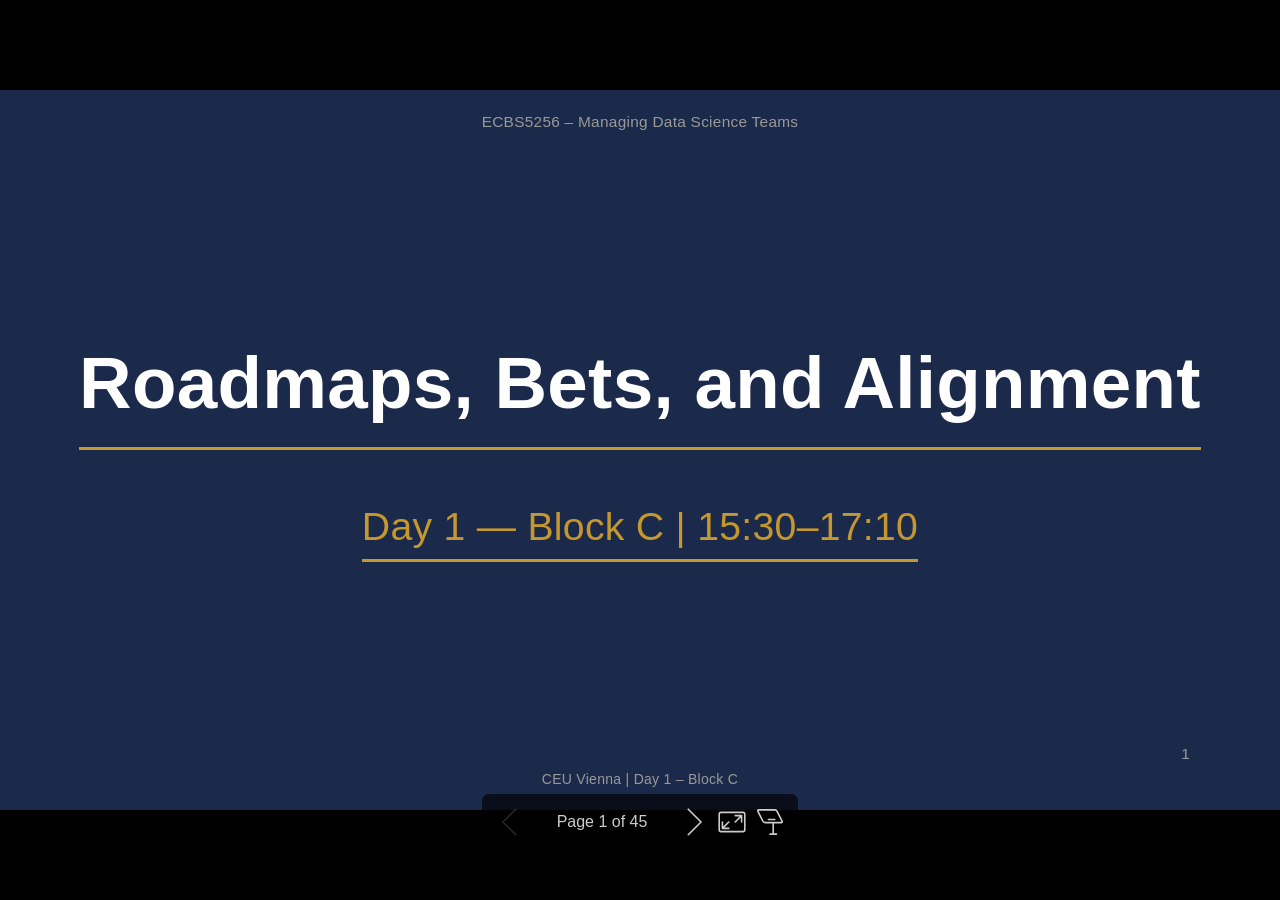
<file: day-1/block-c-roadmaps/slides.html>
<!DOCTYPE html><html lang="POSIX"><head><title>Roadmaps, Bets, and Alignment</title><meta property="og:title" content="Roadmaps, Bets, and Alignment"><meta charset="UTF-8"><meta name="viewport" content="width=device-width,height=device-height,initial-scale=1.0"><meta name="apple-mobile-web-app-capable" content="yes"><meta http-equiv="X-UA-Compatible" content="ie=edge"><meta property="og:type" content="website"><meta name="twitter:card" content="summary"><style>@media screen{body[data-bespoke-view=""] .bespoke-marp-parent>.bespoke-marp-osc>button,body[data-bespoke-view=next] .bespoke-marp-parent>.bespoke-marp-osc>button,body[data-bespoke-view=presenter] .bespoke-marp-presenter-container .bespoke-marp-presenter-info-container button,body[data-bespoke-view=presenter] .bespoke-marp-presenter-container .bespoke-marp-presenter-note-container button{appearance:none;background-color:initial;border:0;color:inherit;cursor:pointer;font-size:inherit;opacity:.8;outline:none;padding:0;transition:opacity .2s linear;-webkit-tap-highlight-color:transparent}body[data-bespoke-view=""] .bespoke-marp-parent>.bespoke-marp-osc>button:disabled,body[data-bespoke-view=next] .bespoke-marp-parent>.bespoke-marp-osc>button:disabled,body[data-bespoke-view=presenter] .bespoke-marp-presenter-container .bespoke-marp-presenter-info-container button:disabled,body[data-bespoke-view=presenter] .bespoke-marp-presenter-container .bespoke-marp-presenter-note-container button:disabled{cursor:not-allowed;opacity:.15!important}body[data-bespoke-view=""] .bespoke-marp-parent>.bespoke-marp-osc>button:hover,body[data-bespoke-view=next] .bespoke-marp-parent>.bespoke-marp-osc>button:hover,body[data-bespoke-view=presenter] .bespoke-marp-presenter-container .bespoke-marp-presenter-info-container button:hover,body[data-bespoke-view=presenter] .bespoke-marp-presenter-container .bespoke-marp-presenter-note-container button:hover{opacity:1}body[data-bespoke-view=""] .bespoke-marp-parent>.bespoke-marp-osc>button:hover:active,body[data-bespoke-view=next] .bespoke-marp-parent>.bespoke-marp-osc>button:hover:active,body[data-bespoke-view=presenter] .bespoke-marp-presenter-container .bespoke-marp-presenter-info-container button:hover:active,body[data-bespoke-view=presenter] .bespoke-marp-presenter-container .bespoke-marp-presenter-note-container button:hover:active{opacity:.6}body[data-bespoke-view=""] .bespoke-marp-parent>.bespoke-marp-osc>button:hover:not(:disabled),body[data-bespoke-view=next] .bespoke-marp-parent>.bespoke-marp-osc>button:hover:not(:disabled),body[data-bespoke-view=presenter] .bespoke-marp-presenter-container .bespoke-marp-presenter-info-container button:hover:not(:disabled),body[data-bespoke-view=presenter] .bespoke-marp-presenter-container .bespoke-marp-presenter-note-container button:hover:not(:disabled){transition:none}body[data-bespoke-view=""] .bespoke-marp-parent>.bespoke-marp-osc>button[data-bespoke-marp-osc=prev],body[data-bespoke-view=next] .bespoke-marp-parent>.bespoke-marp-osc>button[data-bespoke-marp-osc=prev],body[data-bespoke-view=presenter] .bespoke-marp-presenter-container .bespoke-marp-presenter-info-container button.bespoke-marp-presenter-info-page-prev{background:#0000 url("[data-uri]") no-repeat 50%;background-size:contain;overflow:hidden;text-indent:100%;white-space:nowrap}body[data-bespoke-view=""] .bespoke-marp-parent>.bespoke-marp-osc>button[data-bespoke-marp-osc=next],body[data-bespoke-view=next] .bespoke-marp-parent>.bespoke-marp-osc>button[data-bespoke-marp-osc=next],body[data-bespoke-view=presenter] .bespoke-marp-presenter-container .bespoke-marp-presenter-info-container button.bespoke-marp-presenter-info-page-next{background:#0000 url("[data-uri]") no-repeat 50%;background-size:contain;overflow:hidden;text-indent:100%;white-space:nowrap}body[data-bespoke-view=""] .bespoke-marp-parent>.bespoke-marp-osc>button[data-bespoke-marp-osc=fullscreen],body[data-bespoke-view=next] .bespoke-marp-parent>.bespoke-marp-osc>button[data-bespoke-marp-osc=fullscreen]{background:#0000 url("[data-uri]") no-repeat 50%;background-size:contain;overflow:hidden;text-indent:100%;white-space:nowrap}body[data-bespoke-view=""] .bespoke-marp-parent>.bespoke-marp-osc>button.exit[data-bespoke-marp-osc=fullscreen],body[data-bespoke-view=next] .bespoke-marp-parent>.bespoke-marp-osc>button.exit[data-bespoke-marp-osc=fullscreen]{background-image:url("[data-uri]")}body[data-bespoke-view=""] .bespoke-marp-parent>.bespoke-marp-osc>button[data-bespoke-marp-osc=presenter],body[data-bespoke-view=next] .bespoke-marp-parent>.bespoke-marp-osc>button[data-bespoke-marp-osc=presenter]{background:#0000 url("[data-uri]") no-repeat 50%;background-size:contain;overflow:hidden;text-indent:100%;white-space:nowrap}body[data-bespoke-view=presenter] .bespoke-marp-presenter-container .bespoke-marp-presenter-note-container button.bespoke-marp-presenter-note-bigger{background:#0000 url("[data-uri]") no-repeat 50%;background-size:contain;overflow:hidden;text-indent:100%;white-space:nowrap}body[data-bespoke-view=presenter] .bespoke-marp-presenter-container .bespoke-marp-presenter-note-container button.bespoke-marp-presenter-note-smaller{background:#0000 url("[data-uri]") no-repeat 50%;background-size:contain;overflow:hidden;text-indent:100%;white-space:nowrap}}@keyframes __bespoke_marp_transition_reduced_outgoing__{0%{opacity:1}to{opacity:0}}@keyframes __bespoke_marp_transition_reduced_incoming__{0%{mix-blend-mode:plus-lighter;opacity:0}to{mix-blend-mode:plus-lighter;opacity:1}}.bespoke-marp-note,.bespoke-marp-osc,.bespoke-progress-parent{display:none;transition:none}@media screen{::view-transition-group(*){animation-duration:var(--marp-bespoke-transition-animation-duration,.5s);animation-timing-function:ease}::view-transition-new(*),::view-transition-old(*){animation-delay:0s;animation-direction:var(--marp-bespoke-transition-animation-direction,normal);animation-duration:var(--marp-bespoke-transition-animation-duration,.5s);animation-fill-mode:both;animation-name:var(--marp-bespoke-transition-animation-name,var(--marp-bespoke-transition-animation-name-fallback,__bespoke_marp_transition_no_animation__));mix-blend-mode:normal}::view-transition-old(*){--marp-bespoke-transition-animation-name-fallback:__bespoke_marp_transition_reduced_outgoing__;animation-timing-function:ease}::view-transition-new(*){--marp-bespoke-transition-animation-name-fallback:__bespoke_marp_transition_reduced_incoming__;animation-timing-function:ease}::view-transition-new(root),::view-transition-old(root){animation-timing-function:linear}::view-transition-new(__bespoke_marp_transition_osc__),::view-transition-old(__bespoke_marp_transition_osc__){animation-duration:0s!important;animation-name:__bespoke_marp_transition_osc__!important}::view-transition-new(__bespoke_marp_transition_osc__){opacity:0!important}.bespoke-marp-transition-warming-up::view-transition-group(*),.bespoke-marp-transition-warming-up::view-transition-new(*),.bespoke-marp-transition-warming-up::view-transition-old(*){animation-play-state:paused!important}body,html{height:100%;margin:0}body{background:#000;overflow:hidden}svg.bespoke-marp-slide{content-visibility:hidden;opacity:0;pointer-events:none;z-index:-1}svg.bespoke-marp-slide:not(.bespoke-marp-active) *{view-transition-name:none!important}svg.bespoke-marp-slide.bespoke-marp-active{content-visibility:visible;opacity:1;pointer-events:auto;z-index:0}svg.bespoke-marp-slide.bespoke-marp-active.bespoke-marp-active-ready *{animation-name:__bespoke_marp__!important}@supports not (content-visibility:hidden){svg.bespoke-marp-slide[data-bespoke-marp-load=hideable]{display:none}svg.bespoke-marp-slide[data-bespoke-marp-load=hideable].bespoke-marp-active{display:block}}}@media screen and (prefers-reduced-motion:reduce){svg.bespoke-marp-slide *{view-transition-name:none!important}}@media screen{[data-bespoke-marp-fragment=inactive]{visibility:hidden}body[data-bespoke-view=""] .bespoke-marp-parent,body[data-bespoke-view=next] .bespoke-marp-parent{inset:0;position:absolute}body[data-bespoke-view=""] .bespoke-marp-parent>.bespoke-marp-osc,body[data-bespoke-view=next] .bespoke-marp-parent>.bespoke-marp-osc{background:#000000a6;border-radius:7px;bottom:50px;color:#fff;contain:paint;display:block;font-family:Helvetica,Arial,sans-serif;font-size:16px;left:50%;line-height:0;opacity:1;padding:12px;position:absolute;touch-action:manipulation;transform:translateX(-50%);transition:opacity .2s linear;-webkit-user-select:none;user-select:none;white-space:nowrap;will-change:transform;z-index:1;view-transition-name:__bespoke_marp_transition_osc__}body[data-bespoke-view=""] .bespoke-marp-parent>.bespoke-marp-osc>*,body[data-bespoke-view=next] .bespoke-marp-parent>.bespoke-marp-osc>*{margin-left:6px}body[data-bespoke-view=""] .bespoke-marp-parent>.bespoke-marp-osc>:first-child,body[data-bespoke-view=next] .bespoke-marp-parent>.bespoke-marp-osc>:first-child{margin-left:0}body[data-bespoke-view=""] .bespoke-marp-parent>.bespoke-marp-osc>span,body[data-bespoke-view=next] .bespoke-marp-parent>.bespoke-marp-osc>span{opacity:.8}body[data-bespoke-view=""] .bespoke-marp-parent>.bespoke-marp-osc>span[data-bespoke-marp-osc=page],body[data-bespoke-view=next] .bespoke-marp-parent>.bespoke-marp-osc>span[data-bespoke-marp-osc=page]{display:inline-block;min-width:140px;text-align:center}body[data-bespoke-view=""] .bespoke-marp-parent>.bespoke-marp-osc>button[data-bespoke-marp-osc=fullscreen],body[data-bespoke-view=""] .bespoke-marp-parent>.bespoke-marp-osc>button[data-bespoke-marp-osc=next],body[data-bespoke-view=""] .bespoke-marp-parent>.bespoke-marp-osc>button[data-bespoke-marp-osc=presenter],body[data-bespoke-view=""] .bespoke-marp-parent>.bespoke-marp-osc>button[data-bespoke-marp-osc=prev],body[data-bespoke-view=next] .bespoke-marp-parent>.bespoke-marp-osc>button[data-bespoke-marp-osc=fullscreen],body[data-bespoke-view=next] .bespoke-marp-parent>.bespoke-marp-osc>button[data-bespoke-marp-osc=next],body[data-bespoke-view=next] .bespoke-marp-parent>.bespoke-marp-osc>button[data-bespoke-marp-osc=presenter],body[data-bespoke-view=next] .bespoke-marp-parent>.bespoke-marp-osc>button[data-bespoke-marp-osc=prev]{height:32px;line-height:32px;width:32px}body[data-bespoke-view=""] .bespoke-marp-parent.bespoke-marp-inactive,body[data-bespoke-view=next] .bespoke-marp-parent.bespoke-marp-inactive{cursor:none}body[data-bespoke-view=""] .bespoke-marp-parent.bespoke-marp-inactive>.bespoke-marp-osc,body[data-bespoke-view=next] .bespoke-marp-parent.bespoke-marp-inactive>.bespoke-marp-osc{opacity:0;pointer-events:none}body[data-bespoke-view=""] svg.bespoke-marp-slide,body[data-bespoke-view=next] svg.bespoke-marp-slide{height:100%;left:0;position:absolute;top:0;width:100%}body[data-bespoke-view=""] .bespoke-progress-parent{background:#222;display:flex;height:5px;width:100%}body[data-bespoke-view=""] .bespoke-progress-parent+.bespoke-marp-parent{top:5px}body[data-bespoke-view=""] .bespoke-progress-parent .bespoke-progress-bar{background:#0288d1;flex:0 0 0;transition:flex-basis .2s cubic-bezier(0,1,1,1)}body[data-bespoke-view=next]{background:#0000}body[data-bespoke-view=presenter]{background:#161616}body[data-bespoke-view=presenter] .bespoke-marp-presenter-container{display:grid;font-family:Helvetica,Arial,sans-serif;grid-template:"current dragbar next" minmax(140px,1fr) "current dragbar note" 2fr "info    dragbar note" 3em;grid-template-columns:minmax(3px,var(--bespoke-marp-presenter-split-ratio,66%)) 0 minmax(3px,1fr);height:100%;left:0;position:absolute;top:0;width:100%}body[data-bespoke-view=presenter] .bespoke-marp-presenter-container .bespoke-marp-parent{grid-area:current;overflow:hidden;position:relative}body[data-bespoke-view=presenter] .bespoke-marp-presenter-container .bespoke-marp-parent svg.bespoke-marp-slide{height:calc(100% - 40px);left:20px;pointer-events:none;position:absolute;top:20px;-webkit-user-select:none;user-select:none;width:calc(100% - 40px)}body[data-bespoke-view=presenter] .bespoke-marp-presenter-container .bespoke-marp-parent svg.bespoke-marp-slide.bespoke-marp-active{filter:drop-shadow(0 3px 10px rgba(0,0,0,.5))}body[data-bespoke-view=presenter] .bespoke-marp-presenter-container .bespoke-marp-presenter-dragbar-container{background:#0288d1;cursor:col-resize;grid-area:dragbar;margin-left:-3px;opacity:0;position:relative;transition:opacity .4s linear .1s;width:6px;z-index:10}body[data-bespoke-view=presenter] .bespoke-marp-presenter-container .bespoke-marp-presenter-dragbar-container:hover{opacity:1}body[data-bespoke-view=presenter] .bespoke-marp-presenter-container .bespoke-marp-presenter-dragbar-container.active{opacity:1;transition-delay:0s}body[data-bespoke-view=presenter] .bespoke-marp-presenter-container .bespoke-marp-presenter-next-container{background:#222;cursor:pointer;display:none;grid-area:next;overflow:hidden;position:relative}body[data-bespoke-view=presenter] .bespoke-marp-presenter-container .bespoke-marp-presenter-next-container.active{display:block}body[data-bespoke-view=presenter] .bespoke-marp-presenter-container .bespoke-marp-presenter-next-container iframe.bespoke-marp-presenter-next{background:#0000;border:0;display:block;filter:drop-shadow(0 3px 10px rgba(0,0,0,.5));height:calc(100% - 40px);left:20px;pointer-events:none;position:absolute;top:20px;-webkit-user-select:none;user-select:none;width:calc(100% - 40px)}body[data-bespoke-view=presenter] .bespoke-marp-presenter-container .bespoke-marp-presenter-note-container{background:#222;color:#eee;grid-area:note;position:relative;z-index:1}body[data-bespoke-view=presenter] .bespoke-marp-presenter-container .bespoke-marp-presenter-note-container button{height:1.5em;line-height:1.5em;width:1.5em}body[data-bespoke-view=presenter] .bespoke-marp-presenter-container .bespoke-marp-presenter-note-container .bespoke-marp-presenter-note-wrapper{display:block;inset:0;position:absolute}body[data-bespoke-view=presenter] .bespoke-marp-presenter-container .bespoke-marp-presenter-note-container .bespoke-marp-presenter-note-buttons{background:#000000a6;border-radius:4px;bottom:0;display:flex;gap:4px;margin:12px;opacity:0;padding:6px;pointer-events:none;position:absolute;right:0;transition:opacity .2s linear}body[data-bespoke-view=presenter] .bespoke-marp-presenter-container .bespoke-marp-presenter-note-container .bespoke-marp-presenter-note-buttons:focus-within,body[data-bespoke-view=presenter] .bespoke-marp-presenter-container .bespoke-marp-presenter-note-container .bespoke-marp-presenter-note-wrapper:focus-within+.bespoke-marp-presenter-note-buttons,body[data-bespoke-view=presenter] .bespoke-marp-presenter-container .bespoke-marp-presenter-note-container:hover .bespoke-marp-presenter-note-buttons{opacity:1;pointer-events:auto}body[data-bespoke-view=presenter] .bespoke-marp-presenter-container .bespoke-marp-presenter-note-container .bespoke-marp-note{box-sizing:border-box;font-size:calc(1.1em*var(--bespoke-marp-note-font-scale, 1));height:calc(100% - 40px);margin:20px;overflow:auto;padding-right:3px;white-space:pre-wrap;width:calc(100% - 40px);word-wrap:break-word;scrollbar-color:#eeeeee80 #0000;scrollbar-width:thin}body[data-bespoke-view=presenter] .bespoke-marp-presenter-container .bespoke-marp-presenter-note-container .bespoke-marp-note::-webkit-scrollbar{width:6px}body[data-bespoke-view=presenter] .bespoke-marp-presenter-container .bespoke-marp-presenter-note-container .bespoke-marp-note::-webkit-scrollbar-track{background:#0000}body[data-bespoke-view=presenter] .bespoke-marp-presenter-container .bespoke-marp-presenter-note-container .bespoke-marp-note::-webkit-scrollbar-thumb{background:#eeeeee80;border-radius:6px}body[data-bespoke-view=presenter] .bespoke-marp-presenter-container .bespoke-marp-presenter-note-container .bespoke-marp-note:empty{pointer-events:none}body[data-bespoke-view=presenter] .bespoke-marp-presenter-container .bespoke-marp-presenter-note-container .bespoke-marp-note.active{display:block}body[data-bespoke-view=presenter] .bespoke-marp-presenter-container .bespoke-marp-presenter-note-container .bespoke-marp-note p:first-child{margin-top:0}body[data-bespoke-view=presenter] .bespoke-marp-presenter-container .bespoke-marp-presenter-note-container .bespoke-marp-note p:last-child{margin-bottom:0}body[data-bespoke-view=presenter] .bespoke-marp-presenter-container .bespoke-marp-presenter-info-container{align-items:center;box-sizing:border-box;color:#eee;display:flex;flex-wrap:nowrap;grid-area:info;justify-content:center;overflow:hidden;padding:0 10px}body[data-bespoke-view=presenter] .bespoke-marp-presenter-container .bespoke-marp-presenter-info-container .bespoke-marp-presenter-info-page,body[data-bespoke-view=presenter] .bespoke-marp-presenter-container .bespoke-marp-presenter-info-container .bespoke-marp-presenter-info-time,body[data-bespoke-view=presenter] .bespoke-marp-presenter-container .bespoke-marp-presenter-info-container .bespoke-marp-presenter-info-timer{box-sizing:border-box;display:block;padding:0 10px;white-space:nowrap;width:100%}body[data-bespoke-view=presenter] .bespoke-marp-presenter-container .bespoke-marp-presenter-info-container button{height:1.5em;line-height:1.5em;width:1.5em}body[data-bespoke-view=presenter] .bespoke-marp-presenter-container .bespoke-marp-presenter-info-container .bespoke-marp-presenter-info-page{order:2;text-align:center}body[data-bespoke-view=presenter] .bespoke-marp-presenter-container .bespoke-marp-presenter-info-container .bespoke-marp-presenter-info-page .bespoke-marp-presenter-info-page-text{display:inline-block;min-width:120px;text-align:center}body[data-bespoke-view=presenter] .bespoke-marp-presenter-container .bespoke-marp-presenter-info-container .bespoke-marp-presenter-info-time{color:#999;order:1;text-align:left}body[data-bespoke-view=presenter] .bespoke-marp-presenter-container .bespoke-marp-presenter-info-container .bespoke-marp-presenter-info-timer{color:#999;order:3;text-align:right}body[data-bespoke-view=presenter] .bespoke-marp-presenter-container .bespoke-marp-presenter-info-container .bespoke-marp-presenter-info-timer:hover{cursor:pointer}}@media print{.bespoke-marp-presenter-info-container,.bespoke-marp-presenter-next-container,.bespoke-marp-presenter-note-container{display:none}}</style><style>div#\:\$p > svg > foreignObject > section{width:1280px;height:720px;box-sizing:border-box;overflow:hidden;position:relative;scroll-snap-align:center center;-webkit-text-size-adjust:100%;text-size-adjust:100%}div#\:\$p > svg > foreignObject > section::after{bottom:0;content:attr(data-marpit-pagination);padding:inherit;pointer-events:none;position:absolute;right:0}div#\:\$p > svg > foreignObject > section:not([data-marpit-pagination])::after{display:none}div#\:\$p > svg > foreignObject > section :is(h1, marp-h1){font-size:2em;margin-block:0.67em}div#\:\$p > svg > foreignObject > section video::-webkit-media-controls{will-change:transform}@page {size:1280px 720px;margin:0}@media print{html, body{background-color:#fff;margin:0;page-break-inside:avoid;break-inside:avoid-page}div#\:\$p > svg > foreignObject > section{page-break-before:always;break-before:page}div#\:\$p > svg > foreignObject > section, div#\:\$p > svg > foreignObject > section *{-webkit-print-color-adjust:exact!important;animation-delay:0s!important;animation-duration:0s!important;color-adjust:exact!important;print-color-adjust:exact!important;transition:none!important}div#\:\$p > svg[data-marpit-svg]{display:block;height:100vh;width:100vw}}div#\:\$p > svg > foreignObject > section{--focus-outlineColor:light-dark(#0969da, #1f6feb);--fgColor-default:light-dark(#1f2328, #f0f6fc);--fgColor-muted:light-dark(#59636e, #9198a1);--fgColor-accent:light-dark(#0969da, #4493f8);--fgColor-success:light-dark(#1a7f37, #3fb950);--fgColor-attention:light-dark(#9a6700, #d29922);--fgColor-danger:light-dark(#d1242f, #f85149);--fgColor-done:light-dark(#8250df, #ab7df8);--bgColor-default:light-dark(#fff, #0d1117);--bgColor-muted:light-dark(#f6f8fa, #151b23);--bgColor-neutral-muted:light-dark(#818b981f, #656c7633);--bgColor-attention-muted:light-dark(#fff8c5, #bb800926);--borderColor-default:light-dark(#d1d9e0, #3d444d);--borderColor-muted:light-dark(#d1d9e0b3, #3d444db3);--borderColor-neutral-muted:light-dark(#d1d9e0b3, #3d444db3);--borderColor-accent-emphasis:light-dark(#0969da, #1f6feb);--borderColor-success-emphasis:light-dark(#1a7f37, #238636);--borderColor-attention-emphasis:light-dark(#9a6700, #9e6a03);--borderColor-danger-emphasis:light-dark(#cf222e, #da3633);--borderColor-done-emphasis:light-dark(#8250df, #8957e5);--color-prettylights-syntax-comment:light-dark(#59636e, #9198a1);--color-prettylights-syntax-constant:light-dark(#0550ae, #79c0ff);--color-prettylights-syntax-constant-other-reference-link:light-dark(#0a3069, #a5d6ff);--color-prettylights-syntax-entity:light-dark(#6639ba, #d2a8ff);--color-prettylights-syntax-storage-modifier-import:light-dark(#1f2328, #f0f6fc);--color-prettylights-syntax-entity-tag:light-dark(#0550ae, #7ee787);--color-prettylights-syntax-keyword:light-dark(#cf222e, #ff7b72);--color-prettylights-syntax-string:light-dark(#0a3069, #a5d6ff);--color-prettylights-syntax-variable:light-dark(#953800, #ffa657);--color-prettylights-syntax-brackethighlighter-unmatched:light-dark(#82071e, #f85149);--color-prettylights-syntax-brackethighlighter-angle:light-dark(#59636e, #9198a1);--color-prettylights-syntax-invalid-illegal-text:light-dark(#f6f8fa, #f0f6fc);--color-prettylights-syntax-invalid-illegal-bg:light-dark(#82071e, #8e1519);--color-prettylights-syntax-carriage-return-text:light-dark(#f6f8fa, #f0f6fc);--color-prettylights-syntax-carriage-return-bg:light-dark(#cf222e, #b62324);--color-prettylights-syntax-string-regexp:light-dark(#116329, #7ee787);--color-prettylights-syntax-markup-list:light-dark(#3b2300, #f2cc60);--color-prettylights-syntax-markup-heading:light-dark(#0550ae, #1f6feb);--color-prettylights-syntax-markup-italic:light-dark(#1f2328, #f0f6fc);--color-prettylights-syntax-markup-bold:light-dark(#1f2328, #f0f6fc);--color-prettylights-syntax-markup-deleted-text:light-dark(#82071e, #ffdcd7);--color-prettylights-syntax-markup-deleted-bg:light-dark(#ffebe9, #67060c);--color-prettylights-syntax-markup-inserted-text:light-dark(#116329, #aff5b4);--color-prettylights-syntax-markup-inserted-bg:light-dark(#dafbe1, #033a16);--color-prettylights-syntax-markup-changed-text:light-dark(#953800, #ffdfb6);--color-prettylights-syntax-markup-changed-bg:light-dark(#ffd8b5, #5a1e02);--color-prettylights-syntax-markup-ignored-text:light-dark(#d1d9e0, #f0f6fc);--color-prettylights-syntax-markup-ignored-bg:light-dark(#0550ae, #1158c7);--color-prettylights-syntax-meta-diff-range:light-dark(#8250df, #d2a8ff);--color-prettylights-syntax-sublimelinter-gutter-mark:light-dark(#818b98, #3d444d);--base-size-4:calc(var(--marpit-root-font-size, 1rem) * 0.25);--base-size-8:calc(var(--marpit-root-font-size, 1rem) * 0.5);--base-size-16:calc(var(--marpit-root-font-size, 1rem) * 1);--base-size-24:calc(var(--marpit-root-font-size, 1rem) * 1.5);--base-size-40:calc(var(--marpit-root-font-size, 1rem) * 2.5);--base-text-weight-normal:400;--base-text-weight-medium:500;--base-text-weight-semibold:600;--fontStack-monospace:ui-monospace, SFMono-Regular, SF Mono, Menlo, Consolas, Liberation Mono, monospace;--fgColor-accent:Highlight;}/*!
 * Marp default theme.
 *
 * @theme default
 * @author Yuki Hattori
 *
 * @auto-scaling true
 * @size 16:9 1280px 720px
 * @size 4:3 960px 720px
 */div#\:\$p > svg > foreignObject > section [data-theme=light],div#\:\$p > svg > foreignObject > section{color-scheme:light}div#\:\$p > svg > foreignObject > section [data-theme=dark],div#\:\$p > svg > foreignObject > section:where(.invert){color-scheme:dark}div#\:\$p > svg > foreignObject > section{-ms-text-size-adjust:100%;-webkit-text-size-adjust:100%;background-color:var(--bgColor-default);color:var(--fgColor-default);font-family:-apple-system,BlinkMacSystemFont,Segoe UI,Noto Sans,Helvetica,Arial,sans-serif,Apple Color Emoji,Segoe UI Emoji;font-size:16px;line-height:1.5;margin:0;word-wrap:break-word}div#\:\$p > svg > foreignObject > section{--marpit-root-font-size:16px}div#\:\$p > svg > foreignObject > section :is(h1, marp-h1):hover .anchor .octicon-link:before,div#\:\$p > svg > foreignObject > section :is(h2, marp-h2):hover .anchor .octicon-link:before,div#\:\$p > svg > foreignObject > section :is(h3, marp-h3):hover .anchor .octicon-link:before,div#\:\$p > svg > foreignObject > section :is(h4, marp-h4):hover .anchor .octicon-link:before,div#\:\$p > svg > foreignObject > section :is(h5, marp-h5):hover .anchor .octicon-link:before,div#\:\$p > svg > foreignObject > section :is(h6, marp-h6):hover .anchor .octicon-link:before{background-color:currentColor;content:" ";display:inline-block;height:16px;-webkit-mask-image:url('data:image/svg+xml;charset=utf-8,<svg xmlns="http://www.w3.org/2000/svg" aria-hidden="true" viewBox="0 0 16 16"><path fill-rule="evenodd" d="M7.775 3.275a.75.75 0 0 0 1.06 1.06l1.25-1.25a2 2 0 1 1 2.83 2.83l-2.5 2.5a2 2 0 0 1-2.83 0 .75.75 0 0 0-1.06 1.06 3.5 3.5 0 0 0 4.95 0l2.5-2.5a3.5 3.5 0 0 0-4.95-4.95zm-4.69 9.64a2 2 0 0 1 0-2.83l2.5-2.5a2 2 0 0 1 2.83 0 .75.75 0 0 0 1.06-1.06 3.5 3.5 0 0 0-4.95 0l-2.5 2.5a3.5 3.5 0 0 0 4.95 4.95l1.25-1.25a.75.75 0 0 0-1.06-1.06l-1.25 1.25a2 2 0 0 1-2.83 0"/></svg>');mask-image:url('data:image/svg+xml;charset=utf-8,<svg xmlns="http://www.w3.org/2000/svg" aria-hidden="true" viewBox="0 0 16 16"><path fill-rule="evenodd" d="M7.775 3.275a.75.75 0 0 0 1.06 1.06l1.25-1.25a2 2 0 1 1 2.83 2.83l-2.5 2.5a2 2 0 0 1-2.83 0 .75.75 0 0 0-1.06 1.06 3.5 3.5 0 0 0 4.95 0l2.5-2.5a3.5 3.5 0 0 0-4.95-4.95zm-4.69 9.64a2 2 0 0 1 0-2.83l2.5-2.5a2 2 0 0 1 2.83 0 .75.75 0 0 0 1.06-1.06 3.5 3.5 0 0 0-4.95 0l-2.5 2.5a3.5 3.5 0 0 0 4.95 4.95l1.25-1.25a.75.75 0 0 0-1.06-1.06l-1.25 1.25a2 2 0 0 1-2.83 0"/></svg>');width:16px}div#\:\$p > svg > foreignObject > section details,div#\:\$p > svg > foreignObject > section figcaption,div#\:\$p > svg > foreignObject > section figure{display:block}div#\:\$p > svg > foreignObject > section summary{display:list-item}div#\:\$p > svg > foreignObject > section [hidden]{display:none!important}div#\:\$p > svg > foreignObject > section a{background-color:transparent;color:var(--fgColor-accent);text-decoration:none}div#\:\$p > svg > foreignObject > section abbr[title]{border-bottom:none;-webkit-text-decoration:underline dotted;text-decoration:underline dotted}div#\:\$p > svg > foreignObject > section b,div#\:\$p > svg > foreignObject > section strong{font-weight:var(--base-text-weight-semibold, 600)}div#\:\$p > svg > foreignObject > section dfn{font-style:italic}div#\:\$p > svg > foreignObject > section :is(h1, marp-h1){border-bottom:1px solid var(--borderColor-muted);font-size:2em;font-weight:var(--base-text-weight-semibold, 600);margin:.67em 0;padding-bottom:.3em}div#\:\$p > svg > foreignObject > section mark{background-color:var(--bgColor-attention-muted);color:var(--fgColor-default)}div#\:\$p > svg > foreignObject > section small{font-size:90%}div#\:\$p > svg > foreignObject > section sub,div#\:\$p > svg > foreignObject > section sup{font-size:75%;line-height:0;position:relative;vertical-align:baseline}div#\:\$p > svg > foreignObject > section sub{bottom:-.25em}div#\:\$p > svg > foreignObject > section sup{top:-.5em}div#\:\$p > svg > foreignObject > section img{border-style:none;box-sizing:content-box;max-width:100%}div#\:\$p > svg > foreignObject > section code,div#\:\$p > svg > foreignObject > section kbd,div#\:\$p > svg > foreignObject > section :is(pre, marp-pre),div#\:\$p > svg > foreignObject > section samp{font-family:monospace;font-size:1em}div#\:\$p > svg > foreignObject > section figure{margin:1em var(--base-size-40)}div#\:\$p > svg > foreignObject > section hr{background:transparent;background-color:var(--borderColor-default);border:0;box-sizing:content-box;height:.25em;margin:var(--base-size-24) 0;overflow:hidden;padding:0}div#\:\$p > svg > foreignObject > section input{font:inherit;font-family:inherit;font-size:inherit;line-height:inherit;margin:0;overflow:visible}div#\:\$p > svg > foreignObject > section [type=button],div#\:\$p > svg > foreignObject > section [type=reset],div#\:\$p > svg > foreignObject > section [type=submit]{-webkit-appearance:button;-moz-appearance:button;appearance:button}div#\:\$p > svg > foreignObject > section [type=checkbox],div#\:\$p > svg > foreignObject > section [type=radio]{box-sizing:border-box;padding:0}div#\:\$p > svg > foreignObject > section [type=number]::-webkit-inner-spin-button,div#\:\$p > svg > foreignObject > section [type=number]::-webkit-outer-spin-button{height:auto}div#\:\$p > svg > foreignObject > section [type=search]::-webkit-search-cancel-button,div#\:\$p > svg > foreignObject > section [type=search]::-webkit-search-decoration{-webkit-appearance:none;appearance:none}div#\:\$p > svg > foreignObject > section ::-webkit-input-placeholder{color:inherit;opacity:.54}div#\:\$p > svg > foreignObject > section ::-webkit-file-upload-button{-webkit-appearance:button;appearance:button;font:inherit}div#\:\$p > svg > foreignObject > section a:hover{text-decoration:underline}div#\:\$p > svg > foreignObject > section ::-moz-placeholder{color:var(--fgColor-muted);opacity:1}div#\:\$p > svg > foreignObject > section ::placeholder{color:var(--fgColor-muted);opacity:1}div#\:\$p > svg > foreignObject > section hr:after,div#\:\$p > svg > foreignObject > section hr:before{content:"";display:table}div#\:\$p > svg > foreignObject > section hr:after{clear:both}div#\:\$p > svg > foreignObject > section table{border-collapse:collapse;border-spacing:0;display:block;font-variant:tabular-nums;max-width:100%;overflow:auto;width:-moz-max-content;width:max-content}div#\:\$p > svg > foreignObject > section td,div#\:\$p > svg > foreignObject > section th{padding:0}div#\:\$p > svg > foreignObject > section details summary{cursor:pointer}div#\:\$p > svg > foreignObject > section [role=button]:focus,div#\:\$p > svg > foreignObject > section a:focus,div#\:\$p > svg > foreignObject > section input[type=checkbox]:focus,div#\:\$p > svg > foreignObject > section input[type=radio]:focus{box-shadow:none;outline:2px solid var(--focus-outlineColor);outline-offset:-2px}div#\:\$p > svg > foreignObject > section [role=button]:focus:not(:focus-visible),div#\:\$p > svg > foreignObject > section a:focus:not(:focus-visible),div#\:\$p > svg > foreignObject > section input[type=checkbox]:focus:not(:focus-visible),div#\:\$p > svg > foreignObject > section input[type=radio]:focus:not(:focus-visible){outline:1px solid transparent}div#\:\$p > svg > foreignObject > section [role=button]:focus-visible,div#\:\$p > svg > foreignObject > section a:focus-visible,div#\:\$p > svg > foreignObject > section input[type=checkbox]:focus-visible,div#\:\$p > svg > foreignObject > section input[type=radio]:focus-visible{box-shadow:none;outline:2px solid var(--focus-outlineColor);outline-offset:-2px}div#\:\$p > svg > foreignObject > section a:not([class]):focus,div#\:\$p > svg > foreignObject > section a:not([class]):focus-visible,div#\:\$p > svg > foreignObject > section input[type=checkbox]:focus,div#\:\$p > svg > foreignObject > section input[type=checkbox]:focus-visible,div#\:\$p > svg > foreignObject > section input[type=radio]:focus,div#\:\$p > svg > foreignObject > section input[type=radio]:focus-visible{outline-offset:0}div#\:\$p > svg > foreignObject > section kbd{background-color:var(--bgColor-muted);border-bottom-color:var(--borderColor-neutral-muted);border:1px solid var(--borderColor-neutral-muted);border-radius:6px;box-shadow:inset 0 -1px 0 var(--borderColor-neutral-muted);color:var(--fgColor-default);display:inline-block;font:11px var(--fontStack-monospace, ui-monospace, SFMono-Regular, SF Mono, Menlo, Consolas, Liberation Mono, monospace);line-height:10px;padding:var(--base-size-4);vertical-align:middle}div#\:\$p > svg > foreignObject > section :is(h1, marp-h1),div#\:\$p > svg > foreignObject > section :is(h2, marp-h2),div#\:\$p > svg > foreignObject > section :is(h3, marp-h3),div#\:\$p > svg > foreignObject > section :is(h4, marp-h4),div#\:\$p > svg > foreignObject > section :is(h5, marp-h5),div#\:\$p > svg > foreignObject > section :is(h6, marp-h6){font-weight:var(--base-text-weight-semibold, 600);line-height:1.25;margin-bottom:var(--base-size-16);margin-top:var(--base-size-24)}div#\:\$p > svg > foreignObject > section :is(h2, marp-h2){border-bottom:1px solid var(--borderColor-muted);font-size:1.5em;padding-bottom:.3em}div#\:\$p > svg > foreignObject > section :is(h2, marp-h2),div#\:\$p > svg > foreignObject > section :is(h3, marp-h3){font-weight:var(--base-text-weight-semibold, 600)}div#\:\$p > svg > foreignObject > section :is(h3, marp-h3){font-size:1.25em}div#\:\$p > svg > foreignObject > section :is(h4, marp-h4){font-size:1em}div#\:\$p > svg > foreignObject > section :is(h4, marp-h4),div#\:\$p > svg > foreignObject > section :is(h5, marp-h5){font-weight:var(--base-text-weight-semibold, 600)}div#\:\$p > svg > foreignObject > section :is(h5, marp-h5){font-size:.875em}div#\:\$p > svg > foreignObject > section :is(h6, marp-h6){color:var(--fgColor-muted);font-size:.85em;font-weight:var(--base-text-weight-semibold, 600)}div#\:\$p > svg > foreignObject > section p{margin-bottom:10px;margin-top:0}div#\:\$p > svg > foreignObject > section blockquote{border-left:.25em solid var(--borderColor-default);color:var(--fgColor-muted);margin:0;padding:0 1em}div#\:\$p > svg > foreignObject > section ol,div#\:\$p > svg > foreignObject > section ul{margin-bottom:0;margin-top:0;padding-left:2em}div#\:\$p > svg > foreignObject > section ol ol,div#\:\$p > svg > foreignObject > section ul ol{list-style-type:lower-roman}div#\:\$p > svg > foreignObject > section ol ol ol,div#\:\$p > svg > foreignObject > section ol ul ol,div#\:\$p > svg > foreignObject > section ul ol ol,div#\:\$p > svg > foreignObject > section ul ul ol{list-style-type:lower-alpha}div#\:\$p > svg > foreignObject > section dd{margin-left:0}div#\:\$p > svg > foreignObject > section code,div#\:\$p > svg > foreignObject > section :is(pre, marp-pre),div#\:\$p > svg > foreignObject > section samp,div#\:\$p > svg > foreignObject > section tt{font-family:var(--fontStack-monospace, ui-monospace, SFMono-Regular, SF Mono, Menlo, Consolas, Liberation Mono, monospace);font-size:12px}div#\:\$p > svg > foreignObject > section :is(pre, marp-pre){margin-bottom:0;margin-top:0;word-wrap:normal}div#\:\$p > svg > foreignObject > section .octicon{display:inline-block;fill:currentColor;overflow:visible!important;vertical-align:text-bottom}div#\:\$p > svg > foreignObject > section input::-webkit-inner-spin-button,div#\:\$p > svg > foreignObject > section input::-webkit-outer-spin-button{-webkit-appearance:none;appearance:none;margin:0}div#\:\$p > svg > foreignObject > section .mr-2{margin-right:var(--base-size-8, 8px)!important}div#\:\$p > svg > foreignObject > section:after,div#\:\$p > svg > foreignObject > section:before{display:table}div#\:\$p > svg > foreignObject > section:after{clear:both}div#\:\$p > svg > foreignObject > section>:first-child{margin-top:0!important}div#\:\$p > svg > foreignObject > section>:last-child{margin-bottom:0!important}div#\:\$p > svg > foreignObject > section a:not([href]){color:inherit;text-decoration:none}div#\:\$p > svg > foreignObject > section .absent{color:var(--fgColor-danger)}div#\:\$p > svg > foreignObject > section .anchor{float:left;line-height:1;margin-left:-20px;padding-right:var(--base-size-4)}div#\:\$p > svg > foreignObject > section .anchor:focus{outline:none}div#\:\$p > svg > foreignObject > section blockquote,div#\:\$p > svg > foreignObject > section details,div#\:\$p > svg > foreignObject > section dl,div#\:\$p > svg > foreignObject > section ol,div#\:\$p > svg > foreignObject > section p,div#\:\$p > svg > foreignObject > section :is(pre, marp-pre),div#\:\$p > svg > foreignObject > section table,div#\:\$p > svg > foreignObject > section ul{margin-bottom:var(--base-size-16);margin-top:0}div#\:\$p > svg > foreignObject > section blockquote>:first-child{margin-top:0}div#\:\$p > svg > foreignObject > section blockquote>:last-child{margin-bottom:0}div#\:\$p > svg > foreignObject > section :is(h1, marp-h1) .octicon-link,div#\:\$p > svg > foreignObject > section :is(h2, marp-h2) .octicon-link,div#\:\$p > svg > foreignObject > section :is(h3, marp-h3) .octicon-link,div#\:\$p > svg > foreignObject > section :is(h4, marp-h4) .octicon-link,div#\:\$p > svg > foreignObject > section :is(h5, marp-h5) .octicon-link,div#\:\$p > svg > foreignObject > section :is(h6, marp-h6) .octicon-link{color:var(--fgColor-default);vertical-align:middle;visibility:hidden}div#\:\$p > svg > foreignObject > section :is(h1, marp-h1):hover .anchor,div#\:\$p > svg > foreignObject > section :is(h2, marp-h2):hover .anchor,div#\:\$p > svg > foreignObject > section :is(h3, marp-h3):hover .anchor,div#\:\$p > svg > foreignObject > section :is(h4, marp-h4):hover .anchor,div#\:\$p > svg > foreignObject > section :is(h5, marp-h5):hover .anchor,div#\:\$p > svg > foreignObject > section :is(h6, marp-h6):hover .anchor{text-decoration:none}div#\:\$p > svg > foreignObject > section :is(h1, marp-h1):hover .anchor .octicon-link,div#\:\$p > svg > foreignObject > section :is(h2, marp-h2):hover .anchor .octicon-link,div#\:\$p > svg > foreignObject > section :is(h3, marp-h3):hover .anchor .octicon-link,div#\:\$p > svg > foreignObject > section :is(h4, marp-h4):hover .anchor .octicon-link,div#\:\$p > svg > foreignObject > section :is(h5, marp-h5):hover .anchor .octicon-link,div#\:\$p > svg > foreignObject > section :is(h6, marp-h6):hover .anchor .octicon-link{visibility:visible}div#\:\$p > svg > foreignObject > section :is(h1, marp-h1) code,div#\:\$p > svg > foreignObject > section :is(h1, marp-h1) tt,div#\:\$p > svg > foreignObject > section :is(h2, marp-h2) code,div#\:\$p > svg > foreignObject > section :is(h2, marp-h2) tt,div#\:\$p > svg > foreignObject > section :is(h3, marp-h3) code,div#\:\$p > svg > foreignObject > section :is(h3, marp-h3) tt,div#\:\$p > svg > foreignObject > section :is(h4, marp-h4) code,div#\:\$p > svg > foreignObject > section :is(h4, marp-h4) tt,div#\:\$p > svg > foreignObject > section :is(h5, marp-h5) code,div#\:\$p > svg > foreignObject > section :is(h5, marp-h5) tt,div#\:\$p > svg > foreignObject > section :is(h6, marp-h6) code,div#\:\$p > svg > foreignObject > section :is(h6, marp-h6) tt{font-size:inherit;padding:0 .2em}div#\:\$p > svg > foreignObject > section summary :is(h1, marp-h1),div#\:\$p > svg > foreignObject > section summary :is(h2, marp-h2),div#\:\$p > svg > foreignObject > section summary :is(h3, marp-h3),div#\:\$p > svg > foreignObject > section summary :is(h4, marp-h4),div#\:\$p > svg > foreignObject > section summary :is(h5, marp-h5),div#\:\$p > svg > foreignObject > section summary :is(h6, marp-h6){display:inline-block}div#\:\$p > svg > foreignObject > section summary :is(h1, marp-h1) .anchor,div#\:\$p > svg > foreignObject > section summary :is(h2, marp-h2) .anchor,div#\:\$p > svg > foreignObject > section summary :is(h3, marp-h3) .anchor,div#\:\$p > svg > foreignObject > section summary :is(h4, marp-h4) .anchor,div#\:\$p > svg > foreignObject > section summary :is(h5, marp-h5) .anchor,div#\:\$p > svg > foreignObject > section summary :is(h6, marp-h6) .anchor{margin-left:-40px}div#\:\$p > svg > foreignObject > section summary :is(h1, marp-h1),div#\:\$p > svg > foreignObject > section summary :is(h2, marp-h2){border-bottom:0;padding-bottom:0}div#\:\$p > svg > foreignObject > section ol.no-list,div#\:\$p > svg > foreignObject > section ul.no-list{list-style-type:none;padding:0}div#\:\$p > svg > foreignObject > section ol[type="a s"]{list-style-type:lower-alpha}div#\:\$p > svg > foreignObject > section ol[type="A s"]{list-style-type:upper-alpha}div#\:\$p > svg > foreignObject > section ol[type="i s"]{list-style-type:lower-roman}div#\:\$p > svg > foreignObject > section ol[type="I s"]{list-style-type:upper-roman}div#\:\$p > svg > foreignObject > section div>ol:not([type]),div#\:\$p > svg > foreignObject > section ol[type="1"]{list-style-type:decimal}div#\:\$p > svg > foreignObject > section ol ol,div#\:\$p > svg > foreignObject > section ol ul,div#\:\$p > svg > foreignObject > section ul ol,div#\:\$p > svg > foreignObject > section ul ul{margin-bottom:0;margin-top:0}div#\:\$p > svg > foreignObject > section li>p{margin-top:var(--base-size-16)}div#\:\$p > svg > foreignObject > section li+li{margin-top:.25em}div#\:\$p > svg > foreignObject > section dl{padding:0}div#\:\$p > svg > foreignObject > section dl dt{font-size:1em;font-style:italic;font-weight:var(--base-text-weight-semibold, 600);margin-top:var(--base-size-16);padding:0}div#\:\$p > svg > foreignObject > section dl dd{margin-bottom:var(--base-size-16);padding:0 var(--base-size-16)}div#\:\$p > svg > foreignObject > section table th{font-weight:var(--base-text-weight-semibold, 600)}div#\:\$p > svg > foreignObject > section table td,div#\:\$p > svg > foreignObject > section table th{border:1px solid var(--borderColor-default);padding:6px 13px}div#\:\$p > svg > foreignObject > section table td>:last-child{margin-bottom:0}div#\:\$p > svg > foreignObject > section table tr{background-color:var(--bgColor-default);border-top:1px solid var(--borderColor-muted)}div#\:\$p > svg > foreignObject > section table tr:nth-child(2n){background-color:var(--bgColor-muted)}div#\:\$p > svg > foreignObject > section table img{background-color:transparent}div#\:\$p > svg > foreignObject > section img[align=right]{padding-left:20px}div#\:\$p > svg > foreignObject > section img[align=left]{padding-right:20px}div#\:\$p > svg > foreignObject > section .emoji{background-color:transparent;max-width:none;vertical-align:text-top}div#\:\$p > svg > foreignObject > section :is(span, marp-span).frame,div#\:\$p > svg > foreignObject > section :is(span, marp-span).frame>:is(span, marp-span){display:block;overflow:hidden}div#\:\$p > svg > foreignObject > section :is(span, marp-span).frame>:is(span, marp-span){border:1px solid var(--borderColor-default);float:left;margin:13px 0 0;padding:7px;width:auto}div#\:\$p > svg > foreignObject > section :is(span, marp-span).frame :is(span, marp-span) img{display:block;float:left}div#\:\$p > svg > foreignObject > section :is(span, marp-span).frame :is(span, marp-span) :is(span, marp-span){clear:both;color:var(--fgColor-default);display:block;padding:5px 0 0}div#\:\$p > svg > foreignObject > section :is(span, marp-span).align-center{clear:both;display:block;overflow:hidden}div#\:\$p > svg > foreignObject > section :is(span, marp-span).align-center>:is(span, marp-span){display:block;margin:13px auto 0;overflow:hidden;text-align:center}div#\:\$p > svg > foreignObject > section :is(span, marp-span).align-center :is(span, marp-span) img{margin:0 auto;text-align:center}div#\:\$p > svg > foreignObject > section :is(span, marp-span).align-right{clear:both;display:block;overflow:hidden}div#\:\$p > svg > foreignObject > section :is(span, marp-span).align-right>:is(span, marp-span){display:block;margin:13px 0 0;overflow:hidden;text-align:right}div#\:\$p > svg > foreignObject > section :is(span, marp-span).align-right :is(span, marp-span) img{margin:0;text-align:right}div#\:\$p > svg > foreignObject > section :is(span, marp-span).float-left{display:block;float:left;margin-right:13px;overflow:hidden}div#\:\$p > svg > foreignObject > section :is(span, marp-span).float-left :is(span, marp-span){margin:13px 0 0}div#\:\$p > svg > foreignObject > section :is(span, marp-span).float-right{display:block;float:right;margin-left:13px;overflow:hidden}div#\:\$p > svg > foreignObject > section :is(span, marp-span).float-right>:is(span, marp-span){display:block;margin:13px auto 0;overflow:hidden;text-align:right}div#\:\$p > svg > foreignObject > section code,div#\:\$p > svg > foreignObject > section tt{background-color:var(--bgColor-neutral-muted);border-radius:6px;font-size:85%;margin:0;padding:.2em .4em;white-space:break-spaces}div#\:\$p > svg > foreignObject > section code br,div#\:\$p > svg > foreignObject > section tt br{display:none}div#\:\$p > svg > foreignObject > section del code{text-decoration:inherit}div#\:\$p > svg > foreignObject > section samp{font-size:85%}div#\:\$p > svg > foreignObject > section :is(pre, marp-pre) code{font-size:100%}div#\:\$p > svg > foreignObject > section :is(pre, marp-pre)>code{background:transparent;border:0;margin:0;padding:0;white-space:pre;word-break:normal}div#\:\$p > svg > foreignObject > section .highlight{margin-bottom:var(--base-size-16)}div#\:\$p > svg > foreignObject > section .highlight :is(pre, marp-pre){margin-bottom:0;word-break:normal}div#\:\$p > svg > foreignObject > section :is(pre, marp-pre){background-color:var(--bgColor-muted);border-radius:6px;color:var(--fgColor-default);font-size:85%;line-height:1.45;overflow:auto;padding:var(--base-size-16)}div#\:\$p > svg > foreignObject > section :is(pre, marp-pre) code,div#\:\$p > svg > foreignObject > section :is(pre, marp-pre) tt{display:inline;line-height:inherit;margin:0;max-width:auto;overflow:visible;padding:0;word-wrap:normal;background-color:transparent;border:0}div#\:\$p > svg > foreignObject > section .csv-data td,div#\:\$p > svg > foreignObject > section .csv-data th{font-size:12px;line-height:1;overflow:hidden;padding:5px;text-align:left;white-space:nowrap}div#\:\$p > svg > foreignObject > section .csv-data .blob-num{background:var(--bgColor-default);border:0;padding:10px var(--base-size-8) 9px;text-align:right}div#\:\$p > svg > foreignObject > section .csv-data tr{border-top:0}div#\:\$p > svg > foreignObject > section .csv-data th{background:var(--bgColor-muted);border-top:0;font-weight:var(--base-text-weight-semibold, 600)}div#\:\$p > svg > foreignObject > section [data-footnote-ref]:before{content:"["}div#\:\$p > svg > foreignObject > section [data-footnote-ref]:after{content:"]"}div#\:\$p > svg > foreignObject > section .footnotes{border-top:1px solid var(--borderColor-default);color:var(--fgColor-muted);font-size:12px}div#\:\$p > svg > foreignObject > section div#\:\$p > svg > foreignObject > section section.footnotes{--marpit-root-font-size:12px}div#\:\$p > svg > foreignObject > section .footnotes ol,div#\:\$p > svg > foreignObject > section .footnotes ol ul{padding-left:var(--base-size-16)}div#\:\$p > svg > foreignObject > section .footnotes ol ul{display:inline-block;margin-top:var(--base-size-16)}div#\:\$p > svg > foreignObject > section .footnotes li{position:relative}div#\:\$p > svg > foreignObject > section .footnotes li:target:before{border:2px solid var(--borderColor-accent-emphasis);border-radius:6px;bottom:calc(var(--base-size-8)*-1);content:"";left:calc(var(--base-size-24)*-1);pointer-events:none;position:absolute;right:calc(var(--base-size-8)*-1);top:calc(var(--base-size-8)*-1)}div#\:\$p > svg > foreignObject > section .footnotes li:target{color:var(--fgColor-default)}div#\:\$p > svg > foreignObject > section .footnotes .data-footnote-backref g-emoji{font-family:monospace}div#\:\$p > svg > foreignObject > section body:has(:modal){padding-right:var(--dialog-scrollgutter)!important}div#\:\$p > svg > foreignObject > section .pl-c{color:var(--color-prettylights-syntax-comment)}div#\:\$p > svg > foreignObject > section .pl-c1,div#\:\$p > svg > foreignObject > section .pl-s .pl-v{color:var(--color-prettylights-syntax-constant)}div#\:\$p > svg > foreignObject > section .pl-e,div#\:\$p > svg > foreignObject > section .pl-en{color:var(--color-prettylights-syntax-entity)}div#\:\$p > svg > foreignObject > section .pl-s .pl-s1,div#\:\$p > svg > foreignObject > section .pl-smi{color:var(--color-prettylights-syntax-storage-modifier-import)}div#\:\$p > svg > foreignObject > section .pl-ent{color:var(--color-prettylights-syntax-entity-tag)}div#\:\$p > svg > foreignObject > section .pl-k{color:var(--color-prettylights-syntax-keyword)}div#\:\$p > svg > foreignObject > section .pl-pds,div#\:\$p > svg > foreignObject > section .pl-s,div#\:\$p > svg > foreignObject > section .pl-s .pl-pse .pl-s1,div#\:\$p > svg > foreignObject > section .pl-sr,div#\:\$p > svg > foreignObject > section .pl-sr .pl-cce,div#\:\$p > svg > foreignObject > section .pl-sr .pl-sra,div#\:\$p > svg > foreignObject > section .pl-sr .pl-sre{color:var(--color-prettylights-syntax-string)}div#\:\$p > svg > foreignObject > section .pl-smw,div#\:\$p > svg > foreignObject > section .pl-v{color:var(--color-prettylights-syntax-variable)}div#\:\$p > svg > foreignObject > section .pl-bu{color:var(--color-prettylights-syntax-brackethighlighter-unmatched)}div#\:\$p > svg > foreignObject > section .pl-ii{background-color:var(--color-prettylights-syntax-invalid-illegal-bg);color:var(--color-prettylights-syntax-invalid-illegal-text)}div#\:\$p > svg > foreignObject > section .pl-c2{background-color:var(--color-prettylights-syntax-carriage-return-bg);color:var(--color-prettylights-syntax-carriage-return-text)}div#\:\$p > svg > foreignObject > section .pl-sr .pl-cce{color:var(--color-prettylights-syntax-string-regexp);font-weight:700}div#\:\$p > svg > foreignObject > section .pl-ml{color:var(--color-prettylights-syntax-markup-list)}div#\:\$p > svg > foreignObject > section .pl-mh,div#\:\$p > svg > foreignObject > section .pl-mh .pl-en,div#\:\$p > svg > foreignObject > section .pl-ms{color:var(--color-prettylights-syntax-markup-heading);font-weight:700}div#\:\$p > svg > foreignObject > section .pl-mi{color:var(--color-prettylights-syntax-markup-italic);font-style:italic}div#\:\$p > svg > foreignObject > section .pl-mb{color:var(--color-prettylights-syntax-markup-bold);font-weight:700}div#\:\$p > svg > foreignObject > section .pl-md{background-color:var(--color-prettylights-syntax-markup-deleted-bg);color:var(--color-prettylights-syntax-markup-deleted-text)}div#\:\$p > svg > foreignObject > section .pl-mi1{background-color:var(--color-prettylights-syntax-markup-inserted-bg);color:var(--color-prettylights-syntax-markup-inserted-text)}div#\:\$p > svg > foreignObject > section .pl-mc{background-color:var(--color-prettylights-syntax-markup-changed-bg);color:var(--color-prettylights-syntax-markup-changed-text)}div#\:\$p > svg > foreignObject > section .pl-mi2{background-color:var(--color-prettylights-syntax-markup-ignored-bg);color:var(--color-prettylights-syntax-markup-ignored-text)}div#\:\$p > svg > foreignObject > section .pl-mdr{color:var(--color-prettylights-syntax-meta-diff-range);font-weight:700}div#\:\$p > svg > foreignObject > section .pl-ba{color:var(--color-prettylights-syntax-brackethighlighter-angle)}div#\:\$p > svg > foreignObject > section .pl-sg{color:var(--color-prettylights-syntax-sublimelinter-gutter-mark)}div#\:\$p > svg > foreignObject > section .pl-corl{color:var(--color-prettylights-syntax-constant-other-reference-link);text-decoration:underline}div#\:\$p > svg > foreignObject > section [role=button]:focus:not(:focus-visible),div#\:\$p > svg > foreignObject > section [role=tabpanel][tabindex="0"]:focus:not(:focus-visible),div#\:\$p > svg > foreignObject > section a:focus:not(:focus-visible),div#\:\$p > svg > foreignObject > section button:focus:not(:focus-visible),div#\:\$p > svg > foreignObject > section summary:focus:not(:focus-visible){box-shadow:none;outline:none}div#\:\$p > svg > foreignObject > section [tabindex="0"]:focus:not(:focus-visible),div#\:\$p > svg > foreignObject > section details-dialog:focus:not(:focus-visible){outline:none}div#\:\$p > svg > foreignObject > section g-emoji{display:inline-block;font-family:Apple Color Emoji,Segoe UI Emoji,Segoe UI Symbol;font-size:1em;font-style:normal!important;font-weight:var(--base-text-weight-normal, 400);line-height:1;min-width:1ch;vertical-align:-.075em}div#\:\$p > svg > foreignObject > section g-emoji img{height:1em;width:1em}div#\:\$p > svg > foreignObject > section .task-list-item{list-style-type:none}div#\:\$p > svg > foreignObject > section .task-list-item label{font-weight:var(--base-text-weight-normal, 400)}div#\:\$p > svg > foreignObject > section .task-list-item.enabled label{cursor:pointer}div#\:\$p > svg > foreignObject > section .task-list-item+.task-list-item{margin-top:var(--base-size-4)}div#\:\$p > svg > foreignObject > section .task-list-item .handle{display:none}div#\:\$p > svg > foreignObject > section .task-list-item-checkbox{margin:0 .2em .25em -1.4em;vertical-align:middle}div#\:\$p > svg > foreignObject > section ul:dir(rtl) .task-list-item-checkbox{margin:0 -1.6em .25em .2em}div#\:\$p > svg > foreignObject > section ol:dir(rtl) .task-list-item-checkbox{margin:0 -1.6em .25em .2em}div#\:\$p > svg > foreignObject > section .contains-task-list:focus-within .task-list-item-convert-container,div#\:\$p > svg > foreignObject > section .contains-task-list:hover .task-list-item-convert-container{display:block;height:24px;overflow:visible;width:auto;clip:auto}div#\:\$p > svg > foreignObject > section ::-webkit-calendar-picker-indicator{filter:invert(50%)}div#\:\$p > svg > foreignObject > section .markdown-alert{border-left:.25em solid var(--borderColor-default);color:inherit;margin-bottom:var(--base-size-16);padding:var(--base-size-8) var(--base-size-16)}div#\:\$p > svg > foreignObject > section .markdown-alert>:first-child{margin-top:0}div#\:\$p > svg > foreignObject > section .markdown-alert>:last-child{margin-bottom:0}div#\:\$p > svg > foreignObject > section .markdown-alert .markdown-alert-title{align-items:center;display:flex;font-weight:var(--base-text-weight-medium, 500);line-height:1}div#\:\$p > svg > foreignObject > section .markdown-alert.markdown-alert-note{border-left-color:var(--borderColor-accent-emphasis)}div#\:\$p > svg > foreignObject > section .markdown-alert.markdown-alert-note .markdown-alert-title{color:var(--fgColor-accent)}div#\:\$p > svg > foreignObject > section .markdown-alert.markdown-alert-important{border-left-color:var(--borderColor-done-emphasis)}div#\:\$p > svg > foreignObject > section .markdown-alert.markdown-alert-important .markdown-alert-title{color:var(--fgColor-done)}div#\:\$p > svg > foreignObject > section .markdown-alert.markdown-alert-warning{border-left-color:var(--borderColor-attention-emphasis)}div#\:\$p > svg > foreignObject > section .markdown-alert.markdown-alert-warning .markdown-alert-title{color:var(--fgColor-attention)}div#\:\$p > svg > foreignObject > section .markdown-alert.markdown-alert-tip{border-left-color:var(--borderColor-success-emphasis)}div#\:\$p > svg > foreignObject > section .markdown-alert.markdown-alert-tip .markdown-alert-title{color:var(--fgColor-success)}div#\:\$p > svg > foreignObject > section .markdown-alert.markdown-alert-caution{border-left-color:var(--borderColor-danger-emphasis)}div#\:\$p > svg > foreignObject > section .markdown-alert.markdown-alert-caution .markdown-alert-title{color:var(--fgColor-danger)}div#\:\$p > svg > foreignObject > section>:first-child>.heading-element:first-child{margin-top:0!important}div#\:\$p > svg > foreignObject > section .highlight :is(pre, marp-pre):has(+.zeroclipboard-container){min-height:52px}div#\:\$p > svg > foreignObject > section :is(h1, marp-h1){color:var(--h1-color);font-size:1.6em}div#\:\$p > svg > foreignObject > section :is(h1, marp-h1),div#\:\$p > svg > foreignObject > section :is(h2, marp-h2){border-bottom:none}div#\:\$p > svg > foreignObject > section :is(h2, marp-h2){font-size:1.3em}div#\:\$p > svg > foreignObject > section :is(h3, marp-h3){font-size:1.1em}div#\:\$p > svg > foreignObject > section :is(h4, marp-h4){font-size:1.05em}div#\:\$p > svg > foreignObject > section :is(h5, marp-h5){font-size:1em}div#\:\$p > svg > foreignObject > section :is(h6, marp-h6){font-size:.9em}div#\:\$p > svg > foreignObject > section :is(h1, marp-h1) strong,div#\:\$p > svg > foreignObject > section :is(h2, marp-h2) strong,div#\:\$p > svg > foreignObject > section :is(h3, marp-h3) strong,div#\:\$p > svg > foreignObject > section :is(h4, marp-h4) strong,div#\:\$p > svg > foreignObject > section :is(h5, marp-h5) strong,div#\:\$p > svg > foreignObject > section :is(h6, marp-h6) strong{color:var(--heading-strong-color);font-weight:inherit}div#\:\$p > svg > foreignObject > section :is(h1, marp-h1)::part(auto-scaling),div#\:\$p > svg > foreignObject > section :is(h2, marp-h2)::part(auto-scaling),div#\:\$p > svg > foreignObject > section :is(h3, marp-h3)::part(auto-scaling),div#\:\$p > svg > foreignObject > section :is(h4, marp-h4)::part(auto-scaling),div#\:\$p > svg > foreignObject > section :is(h5, marp-h5)::part(auto-scaling),div#\:\$p > svg > foreignObject > section :is(h6, marp-h6)::part(auto-scaling){max-height:563px}div#\:\$p > svg > foreignObject > section hr{height:0;padding-top:.25em}div#\:\$p > svg > foreignObject > section img{background-color:transparent}div#\:\$p > svg > foreignObject > section :is(pre, marp-pre){border:1px solid var(--borderColor-default);line-height:1.15;overflow:visible}div#\:\$p > svg > foreignObject > section :is(pre, marp-pre)::part(auto-scaling){max-height:529px}div#\:\$p > svg > foreignObject > section :is(pre, marp-pre) :where(.hljs){color:var(--color-prettylights-syntax-storage-modifier-import)}div#\:\$p > svg > foreignObject > section :is(pre, marp-pre) :where(.hljs-doctag),div#\:\$p > svg > foreignObject > section :is(pre, marp-pre) :where(.hljs-keyword),div#\:\$p > svg > foreignObject > section :is(pre, marp-pre) :where(.hljs-meta .hljs-keyword),div#\:\$p > svg > foreignObject > section :is(pre, marp-pre) :where(.hljs-template-tag),div#\:\$p > svg > foreignObject > section :is(pre, marp-pre) :where(.hljs-template-variable),div#\:\$p > svg > foreignObject > section :is(pre, marp-pre) :where(.hljs-type),div#\:\$p > svg > foreignObject > section :is(pre, marp-pre) :where(.hljs-variable.language_){color:var(--color-prettylights-syntax-keyword)}div#\:\$p > svg > foreignObject > section :is(pre, marp-pre) :where(.hljs-title),div#\:\$p > svg > foreignObject > section :is(pre, marp-pre) :where(.hljs-title.class_),div#\:\$p > svg > foreignObject > section :is(pre, marp-pre) :where(.hljs-title.class_.inherited__),div#\:\$p > svg > foreignObject > section :is(pre, marp-pre) :where(.hljs-title.function_){color:var(--color-prettylights-syntax-entity)}div#\:\$p > svg > foreignObject > section :is(pre, marp-pre) :where(.hljs-attr),div#\:\$p > svg > foreignObject > section :is(pre, marp-pre) :where(.hljs-attribute),div#\:\$p > svg > foreignObject > section :is(pre, marp-pre) :where(.hljs-literal),div#\:\$p > svg > foreignObject > section :is(pre, marp-pre) :where(.hljs-meta),div#\:\$p > svg > foreignObject > section :is(pre, marp-pre) :where(.hljs-number),div#\:\$p > svg > foreignObject > section :is(pre, marp-pre) :where(.hljs-operator),div#\:\$p > svg > foreignObject > section :is(pre, marp-pre) :where(.hljs-selector-attr),div#\:\$p > svg > foreignObject > section :is(pre, marp-pre) :where(.hljs-selector-class),div#\:\$p > svg > foreignObject > section :is(pre, marp-pre) :where(.hljs-selector-id),div#\:\$p > svg > foreignObject > section :is(pre, marp-pre) :where(.hljs-variable){color:var(--color-prettylights-syntax-constant)}div#\:\$p > svg > foreignObject > section :is(pre, marp-pre) :where(.hljs-meta .hljs-string),div#\:\$p > svg > foreignObject > section :is(pre, marp-pre) :where(.hljs-regexp),div#\:\$p > svg > foreignObject > section :is(pre, marp-pre) :where(.hljs-string){color:var(--color-prettylights-syntax-string)}div#\:\$p > svg > foreignObject > section :is(pre, marp-pre) :where(.hljs-built_in),div#\:\$p > svg > foreignObject > section :is(pre, marp-pre) :where(.hljs-symbol){color:var(--color-prettylights-syntax-variable)}div#\:\$p > svg > foreignObject > section :is(pre, marp-pre) :where(.hljs-code),div#\:\$p > svg > foreignObject > section :is(pre, marp-pre) :where(.hljs-comment),div#\:\$p > svg > foreignObject > section :is(pre, marp-pre) :where(.hljs-formula){color:var(--color-prettylights-syntax-comment)}div#\:\$p > svg > foreignObject > section :is(pre, marp-pre) :where(.hljs-name),div#\:\$p > svg > foreignObject > section :is(pre, marp-pre) :where(.hljs-quote),div#\:\$p > svg > foreignObject > section :is(pre, marp-pre) :where(.hljs-selector-pseudo),div#\:\$p > svg > foreignObject > section :is(pre, marp-pre) :where(.hljs-selector-tag){color:var(--color-prettylights-syntax-entity-tag)}div#\:\$p > svg > foreignObject > section :is(pre, marp-pre) :where(.hljs-subst){color:var(--color-prettylights-syntax-storage-modifier-import)}div#\:\$p > svg > foreignObject > section :is(pre, marp-pre) :where(.hljs-section){color:var(--color-prettylights-syntax-markup-heading);font-weight:700}div#\:\$p > svg > foreignObject > section :is(pre, marp-pre) :where(.hljs-bullet){color:var(--color-prettylights-syntax-markup-list)}div#\:\$p > svg > foreignObject > section :is(pre, marp-pre) :where(.hljs-emphasis){color:var(--color-prettylights-syntax-markup-italic);font-style:italic}div#\:\$p > svg > foreignObject > section :is(pre, marp-pre) :where(.hljs-strong){color:var(--color-prettylights-syntax-markup-bold);font-weight:700}div#\:\$p > svg > foreignObject > section :is(pre, marp-pre) :where(.hljs-addition){background-color:var(--color-prettylights-syntax-markup-inserted-bg);color:var(--color-prettylights-syntax-markup-inserted-text)}div#\:\$p > svg > foreignObject > section :is(pre, marp-pre) :where(.hljs-deletion){background-color:var(--color-prettylights-syntax-markup-deleted-bg);color:var(--color-prettylights-syntax-markup-deleted-text)}div#\:\$p > svg > foreignObject > section footer,div#\:\$p > svg > foreignObject > section header{color:var(--header-footer-color);font-size:18px;left:30px;margin:0;position:absolute}div#\:\$p > svg > foreignObject > section header{top:21px}div#\:\$p > svg > foreignObject > section footer{bottom:21px}div#\:\$p > svg > foreignObject > section{--h1-color:light-dark(#246, #cee7ff);--header-footer-color:light-dark(hsla(0,0%,40%,.75), hsla(0,0%,60%,.75));--heading-strong-color:light-dark(#48c, #7bf);--paginate-color:light-dark(#777, #999);--base-size-4:4px;--base-size-8:8px;--base-size-16:16px;--base-size-24:24px;--base-size-40:40px;align-items:stretch;display:block;flex-flow:column nowrap;font-size:29px;height:720px;padding:78.5px;place-content:safe center center;width:1280px}div#\:\$p > svg > foreignObject > section{--marpit-root-font-size:29px}div#\:\$p > svg > foreignObject > section>:last-child,div#\:\$p > svg > foreignObject > section[data-footer]>:nth-last-child(2){margin-bottom:0}div#\:\$p > svg > foreignObject > section>:first-child,div#\:\$p > svg > foreignObject > section>header:first-child+*{margin-top:0}div#\:\$p > svg > foreignObject > section:after{bottom:21px;color:var(--paginate-color);font-size:24px;padding:0;position:absolute;right:30px}div#\:\$p > svg > foreignObject > section:after{--marpit-root-font-size:24px}div#\:\$p > svg > foreignObject > section[data-color] :is(h1, marp-h1),div#\:\$p > svg > foreignObject > section[data-color] :is(h2, marp-h2),div#\:\$p > svg > foreignObject > section[data-color] :is(h3, marp-h3),div#\:\$p > svg > foreignObject > section[data-color] :is(h4, marp-h4),div#\:\$p > svg > foreignObject > section[data-color] :is(h5, marp-h5),div#\:\$p > svg > foreignObject > section[data-color] :is(h6, marp-h6){color:currentcolor}div#\:\$p > svg > foreignObject > :where(section){container-type:size}div#\:\$p > svg > foreignObject > section mjx-container[jax="SVG"]{direction:ltr}div#\:\$p > svg > foreignObject > section mjx-container[jax="SVG"] > svg{overflow:visible;min-height:1px;min-width:1px}div#\:\$p > svg > foreignObject > section mjx-container[jax="SVG"] > svg a{fill:blue;stroke:blue}div#\:\$p > svg > foreignObject > section mjx-container[jax="SVG"][display="true"]{display:block;text-align:center;margin:1em 0}div#\:\$p > svg > foreignObject > section mjx-container[jax="SVG"][display="true"][width="full"]{display:flex}div#\:\$p > svg > foreignObject > section mjx-container[jax="SVG"][justify="left"]{text-align:left}div#\:\$p > svg > foreignObject > section mjx-container[jax="SVG"][justify="right"]{text-align:right}div#\:\$p > svg > foreignObject > section g[data-mml-node="merror"] > g{fill:red;stroke:red}div#\:\$p > svg > foreignObject > section g[data-mml-node="merror"] > rect[data-background]{fill:yellow;stroke:none}div#\:\$p > svg > foreignObject > section g[data-mml-node="mtable"] > line[data-line], div#\:\$p > svg > foreignObject > section svg[data-table] > g > line[data-line]{stroke-width:70px;fill:none}div#\:\$p > svg > foreignObject > section g[data-mml-node="mtable"] > rect[data-frame], div#\:\$p > svg > foreignObject > section svg[data-table] > g > rect[data-frame]{stroke-width:70px;fill:none}div#\:\$p > svg > foreignObject > section g[data-mml-node="mtable"] > .mjx-dashed, div#\:\$p > svg > foreignObject > section svg[data-table] > g > .mjx-dashed{stroke-dasharray:140}div#\:\$p > svg > foreignObject > section g[data-mml-node="mtable"] > .mjx-dotted, div#\:\$p > svg > foreignObject > section svg[data-table] > g > .mjx-dotted{stroke-linecap:round;stroke-dasharray:0,140}div#\:\$p > svg > foreignObject > section g[data-mml-node="mtable"] > g > svg{overflow:visible}div#\:\$p > svg > foreignObject > section [jax="SVG"] mjx-tool{display:inline-block;position:relative;width:0;height:0}div#\:\$p > svg > foreignObject > section [jax="SVG"] mjx-tool > mjx-tip{position:absolute;top:0;left:0}div#\:\$p > svg > foreignObject > section mjx-tool > mjx-tip{display:inline-block;padding:.2em;border:1px solid #888;font-size:70%;background-color:#F8F8F8;color:black;box-shadow:2px 2px 5px #AAAAAA}div#\:\$p > svg > foreignObject > section g[data-mml-node="maction"][data-toggle]{cursor:pointer}div#\:\$p > svg > foreignObject > section mjx-status{display:block;position:fixed;left:1em;bottom:1em;min-width:25%;padding:.2em .4em;border:1px solid #888;font-size:90%;background-color:#F8F8F8;color:black}div#\:\$p > svg > foreignObject > section foreignObject[data-mjx-xml]{font-family:initial;line-height:normal;overflow:visible}div#\:\$p > svg > foreignObject > section mjx-container[jax="SVG"] path[data-c], div#\:\$p > svg > foreignObject > section mjx-container[jax="SVG"] use[data-c]{stroke-width:3}@media print{div#\:\$p > svg > foreignObject > section mjx-container[jax=SVG] path[data-c],div#\:\$p > svg > foreignObject > section mjx-container[jax=SVG] use[data-c]{stroke-width:0}}div#\:\$p > svg > foreignObject > section img[data-marp-twemoji]{background:transparent;height:1em;margin:0 .05em 0 .1em;vertical-align:-.1em;width:1em}div#\:\$p > svg > foreignObject > section{width:1280px;height:720px;padding:50px 60px;font-family:-apple-system, BlinkMacSystemFont, 'Segoe UI', Roboto, 'Helvetica Neue', Arial, sans-serif;font-size:28px;line-height:1.5;color:#333333;background-color:#FFFFFF;letter-spacing:0.01em;align-content:start}div#\:\$p > svg > foreignObject > section{--marpit-root-font-size: 28px}div#\:\$p > svg > foreignObject > section :is(h1, marp-h1){color:#1B2A4A;font-size:2.2em;font-weight:700;border-bottom:3px solid #C4972F;padding-bottom:0.25em;margin-bottom:0.6em}div#\:\$p > svg > foreignObject > section :is(h2, marp-h2){color:#1B2A4A;font-size:1.6em;font-weight:600;border-bottom:3px solid #C4972F;padding-bottom:0.2em;margin-bottom:0.5em}div#\:\$p > svg > foreignObject > section :is(h3, marp-h3){color:#1B2A4A;font-size:1.25em;font-weight:600;margin-bottom:0.4em}div#\:\$p > svg > foreignObject > section p{margin-bottom:0.6em}div#\:\$p > svg > foreignObject > section a{color:#C4972F;text-decoration:underline;text-underline-offset:2px}div#\:\$p > svg > foreignObject > section a:hover{color:#1B2A4A}div#\:\$p > svg > foreignObject > section strong{color:#1B2A4A}div#\:\$p > svg > foreignObject > section ul, div#\:\$p > svg > foreignObject > section ol{margin-left:0.4em;margin-bottom:0.6em}div#\:\$p > svg > foreignObject > section li{margin-bottom:0.3em}div#\:\$p > svg > foreignObject > section li::marker{color:#C4972F}div#\:\$p > svg > foreignObject > section blockquote{border-left:5px solid #C4972F;background-color:#F5F5F5;margin:1em 0;padding:0.8em 1.2em;border-radius:0 6px 6px 0;font-style:italic;color:#1B2A4A}div#\:\$p > svg > foreignObject > section blockquote p{margin:0}div#\:\$p > svg > foreignObject > section code{background-color:#F5F5F5;color:#1B2A4A;padding:0.15em 0.35em;border-radius:4px;font-size:0.9em;font-family:'SFMono-Regular', Consolas, 'Liberation Mono', Menlo, monospace}div#\:\$p > svg > foreignObject > section :is(pre, marp-pre){background-color:#F5F5F5;border:1px solid #E0E0E0;border-radius:6px;padding:1em 1.2em;margin:0.8em 0;overflow-x:auto}div#\:\$p > svg > foreignObject > section :is(pre, marp-pre) code{background-color:transparent;padding:0;font-size:0.82em;line-height:1.55}div#\:\$p > svg > foreignObject > section table{width:100%;border-collapse:collapse;margin:0.8em 0;font-size:0.9em}div#\:\$p > svg > foreignObject > section table thead th{background-color:#1B2A4A;color:#FFFFFF;font-weight:600;padding:0.6em 0.8em;text-align:left;border:1px solid #1B2A4A}div#\:\$p > svg > foreignObject > section table thead th strong{color:#FFFFFF}div#\:\$p > svg > foreignObject > section table tbody td{padding:0.5em 0.8em;border:1px solid #E0E0E0;color:#333333}div#\:\$p > svg > foreignObject > section table tbody tr:nth-child(odd){background-color:#FFFFFF}div#\:\$p > svg > foreignObject > section table tbody tr:nth-child(even){background-color:#F5F5F5}div#\:\$p > svg > foreignObject > section table tbody tr:hover{background-color:#EAE0CC}div#\:\$p > svg > foreignObject > section img{border-radius:4px}div#\:\$p > svg > foreignObject > section hr{border:none;border-top:2px solid #C4972F;margin:1.2em 0}div#\:\$p > svg > foreignObject > section::after{font-size:0.55em;color:#999999;padding:0 60px 24px 0}div#\:\$p > svg > foreignObject > section::after{--marpit-root-font-size: 0.55em}div#\:\$p > svg > foreignObject > section header{font-size:0.55em;color:#999999;font-weight:400;position:absolute;top:20px;left:60px;right:60px}div#\:\$p > svg > foreignObject > section footer{font-size:0.5em;color:#999999;position:absolute;bottom:20px;left:60px;right:60px}div#\:\$p > svg > foreignObject > section.title, div#\:\$p > svg > foreignObject > section.lead{display:flex;flex-direction:column;justify-content:center;align-items:center;text-align:center;background-color:#1B2A4A;color:#FFFFFF}div#\:\$p > svg > foreignObject > section.title :is(h1, marp-h1), div#\:\$p > svg > foreignObject > section.lead :is(h1, marp-h1){color:#FFFFFF;border-bottom-color:#C4972F;font-size:2.6em}div#\:\$p > svg > foreignObject > section.title :is(h2, marp-h2), div#\:\$p > svg > foreignObject > section.lead :is(h2, marp-h2){color:#C4972F;font-weight:400;font-size:1.4em;margin-top:0.2em}div#\:\$p > svg > foreignObject > section.title p, div#\:\$p > svg > foreignObject > section.lead p{color:#E0E0E0}div#\:\$p > svg > foreignObject > section.title a, div#\:\$p > svg > foreignObject > section.lead a{color:#C4972F}div#\:\$p > svg > foreignObject > section.divider{display:flex;flex-direction:column;justify-content:center;align-items:flex-start;background-color:#1B2A4A;color:#FFFFFF;padding-left:80px}div#\:\$p > svg > foreignObject > section.divider :is(h1, marp-h1){color:#FFFFFF;border-bottom:none;font-size:2.8em}div#\:\$p > svg > foreignObject > section.divider :is(h2, marp-h2){color:#C4972F;font-weight:400}div#\:\$p > svg > foreignObject > section.invert{background-color:#1B2A4A;color:#E0E0E0}div#\:\$p > svg > foreignObject > section.invert :is(h1, marp-h1), div#\:\$p > svg > foreignObject > section.invert :is(h2, marp-h2), div#\:\$p > svg > foreignObject > section.invert :is(h3, marp-h3){color:#FFFFFF}div#\:\$p > svg > foreignObject > section.invert :is(h1, marp-h1){border-bottom-color:#C4972F}div#\:\$p > svg > foreignObject > section.invert strong{color:#C4972F}div#\:\$p > svg > foreignObject > section.invert code{background-color:rgba(255, 255, 255, 0.1);color:#F5F5F5}div#\:\$p > svg > foreignObject > section.invert :is(pre, marp-pre){background-color:rgba(255, 255, 255, 0.08);border-color:rgba(255, 255, 255, 0.15)}div#\:\$p > svg > foreignObject > section.invert blockquote{background-color:rgba(255, 255, 255, 0.06);color:#E0E0E0}div#\:\$p > svg > foreignObject > section.invert table thead th{background-color:#C4972F;color:#FFFFFF;border-color:#C4972F}div#\:\$p > svg > foreignObject > section.invert table tbody td{border-color:rgba(255, 255, 255, 0.15);color:#E0E0E0}div#\:\$p > svg > foreignObject > section.invert table tbody tr:nth-child(odd){background-color:transparent}div#\:\$p > svg > foreignObject > section.invert table tbody tr:nth-child(even){background-color:rgba(255, 255, 255, 0.05)}div#\:\$p > svg > foreignObject > section.highlight{background-color:#C4972F;color:#FFFFFF}div#\:\$p > svg > foreignObject > section.highlight :is(h1, marp-h1), div#\:\$p > svg > foreignObject > section.highlight :is(h2, marp-h2), div#\:\$p > svg > foreignObject > section.highlight :is(h3, marp-h3){color:#FFFFFF}div#\:\$p > svg > foreignObject > section.highlight :is(h1, marp-h1){border-bottom-color:#FFFFFF}div#\:\$p > svg > foreignObject > section.highlight a{color:#1B2A4A}div#\:\$p > svg > foreignObject > section.highlight strong{color:#1B2A4A}div#\:\$p > svg > foreignObject > section.highlight blockquote{border-left-color:#FFFFFF;background-color:rgba(255, 255, 255, 0.15);color:#FFFFFF}div#\:\$p > svg > foreignObject > section .columns{display:grid;grid-template-columns:1fr 1fr;gap:2em;align-items:start}div#\:\$p > svg > foreignObject > section small{font-size:0.7em;color:#999999}div#\:\$p > svg > foreignObject > section.skip::before{content:"⛔ SKIP";position:absolute;top:16px;right:60px;background-color:#C0392B;color:#FFFFFF;font-size:0.5em;font-weight:700;padding:2px 12px;border-radius:4px;z-index:100;letter-spacing:0.05em}div#\:\$p > svg > foreignObject > section.skip::before{--marpit-root-font-size: 0.5em}div#\:\$p > svg > foreignObject > section.cut::before{content:"✂️ CUT IF BEHIND";position:absolute;top:16px;right:60px;background-color:#E67E22;color:#FFFFFF;font-size:0.5em;font-weight:700;padding:2px 12px;border-radius:4px;z-index:100;letter-spacing:0.05em}div#\:\$p > svg > foreignObject > section.cut::before{--marpit-root-font-size: 0.5em}div#\:\$p > svg > foreignObject > section[data-marpit-advanced-background="background"]{columns:initial!important;display:block!important;padding:0!important}div#\:\$p > svg > foreignObject > section[data-marpit-advanced-background="background"]::before, div#\:\$p > svg > foreignObject > section[data-marpit-advanced-background="background"]::after, div#\:\$p > svg > foreignObject > section[data-marpit-advanced-background="content"]::before, div#\:\$p > svg > foreignObject > section[data-marpit-advanced-background="content"]::after{display:none!important}div#\:\$p > svg > foreignObject > section[data-marpit-advanced-background="background"] > div[data-marpit-advanced-background-container]{all:initial;display:flex;flex-direction:row;height:100%;overflow:hidden;width:100%}div#\:\$p > svg > foreignObject > section[data-marpit-advanced-background="background"] > div[data-marpit-advanced-background-container][data-marpit-advanced-background-direction="vertical"]{flex-direction:column}div#\:\$p > svg > foreignObject > section[data-marpit-advanced-background="background"][data-marpit-advanced-background-split] > div[data-marpit-advanced-background-container]{width:var(--marpit-advanced-background-split, 50%)}div#\:\$p > svg > foreignObject > section[data-marpit-advanced-background="background"][data-marpit-advanced-background-split="right"] > div[data-marpit-advanced-background-container]{margin-left:calc(100% - var(--marpit-advanced-background-split, 50%))}div#\:\$p > svg > foreignObject > section[data-marpit-advanced-background="background"] > div[data-marpit-advanced-background-container] > figure{all:initial;background-position:center;background-repeat:no-repeat;background-size:cover;flex:auto;margin:0}div#\:\$p > svg > foreignObject > section[data-marpit-advanced-background="background"] > div[data-marpit-advanced-background-container] > figure > figcaption{position:absolute;border:0;clip:rect(0, 0, 0, 0);height:1px;margin:-1px;overflow:hidden;padding:0;white-space:nowrap;width:1px}div#\:\$p > svg > foreignObject > section[data-marpit-advanced-background="content"], div#\:\$p > svg > foreignObject > section[data-marpit-advanced-background="pseudo"]{background:transparent!important}div#\:\$p > svg > foreignObject > section[data-marpit-advanced-background="pseudo"], div#\:\$p > svg[data-marpit-svg] > foreignObject[data-marpit-advanced-background="pseudo"]{pointer-events:none!important}div#\:\$p > svg > foreignObject > section[data-marpit-advanced-background-split]{width:100%;height:100%}
</style></head><body><div class="bespoke-marp-osc"><button data-bespoke-marp-osc="prev" tabindex="-1" title="Previous slide">Previous slide</button><span data-bespoke-marp-osc="page"></span><button data-bespoke-marp-osc="next" tabindex="-1" title="Next slide">Next slide</button><button data-bespoke-marp-osc="fullscreen" tabindex="-1" title="Toggle fullscreen (f)">Toggle fullscreen</button><button data-bespoke-marp-osc="presenter" tabindex="-1" title="Open presenter view (p)">Open presenter view</button></div><div id=":$p"><svg data-marpit-svg="" viewBox="0 0 1280 720"><foreignObject width="1280" height="720"><section id="1" data-paginate="true" data-header="ECBS5256 – Managing Data Science Teams" data-footer="CEU Vienna | Day 1 – Block C" data-class="title" data-theme="cu7ols9se5l1u8fqo5padn2l6dlute4dzc0svopgre" lang="POSIX" class="title" data-marpit-pagination="1" style="--paginate:true;--header:ECBS5256 – Managing Data Science Teams;--footer:CEU Vienna | Day 1 – Block C;--class:title;--theme:cu7ols9se5l1u8fqo5padn2l6dlute4dzc0svopgre;" data-marpit-pagination-total="45">
<header>ECBS5256 – Managing Data Science Teams</header>

<h1 id="roadmaps-bets-and-alignment">Roadmaps, Bets, and Alignment</h1>
<h2 id="day-1--block-c--1530%E2%80%931710">Day 1 — Block C | 15:30–17:10</h2>
<footer>CEU Vienna | Day 1 – Block C</footer>
</section>
</foreignObject></svg><svg data-marpit-svg="" viewBox="0 0 1280 720"><foreignObject width="1280" height="720"><section id="2" data-paginate="true" data-header="ECBS5256 – Managing Data Science Teams" data-footer="CEU Vienna | Day 1 – Block C" data-theme="cu7ols9se5l1u8fqo5padn2l6dlute4dzc0svopgre" lang="POSIX" data-marpit-pagination="2" style="--paginate:true;--header:ECBS5256 – Managing Data Science Teams;--footer:CEU Vienna | Day 1 – Block C;--theme:cu7ols9se5l1u8fqo5padn2l6dlute4dzc0svopgre;" data-marpit-pagination-total="45">
<header>ECBS5256 – Managing Data Science Teams</header>

<h2 id="learning-outcomes">Learning Outcomes</h2>
<p>By the end of this block you will be able to:</p>
<ul>
<li>Build a 12-month roadmap tied to business outcomes</li>
<li>Write a 2-page executive narrative</li>
<li>Stress-test plans through structured red-team critique</li>
</ul>
<footer>CEU Vienna | Day 1 – Block C</footer>
</section>
</foreignObject></svg><svg data-marpit-svg="" viewBox="0 0 1280 720"><foreignObject width="1280" height="720"><section id="3" data-paginate="true" data-header="ECBS5256 – Managing Data Science Teams" data-footer="CEU Vienna | Day 1 – Block C" data-theme="cu7ols9se5l1u8fqo5padn2l6dlute4dzc0svopgre" lang="POSIX" data-marpit-pagination="3" style="--paginate:true;--header:ECBS5256 – Managing Data Science Teams;--footer:CEU Vienna | Day 1 – Block C;--theme:cu7ols9se5l1u8fqo5padn2l6dlute4dzc0svopgre;" data-marpit-pagination-total="45">
<header>ECBS5256 – Managing Data Science Teams</header>

<h2 id="the-roadmap-problem">The Roadmap Problem</h2>
<p>Why are roadmaps in analytics <strong>uniquely hard</strong>? You are not building features. You are building <strong>capability and trust</strong>.</p>
<ul>
<li>Stakeholders don't really understand what analytics teams do day to day</li>
<li>Leadership asks <strong>&quot;What have you shipped?&quot;</strong> and you need a better answer than &quot;dashboards&quot;</li>
<li>Your most impactful work is often invisible — the analysis that prevented a bad decision, the data quality fix that stopped a silent failure</li>
</ul>
<p><strong>The roadmap is your tool for making the invisible visible.</strong> Without one, you are at the mercy of whoever yells loudest.</p>
<footer>CEU Vienna | Day 1 – Block C</footer>
</section>
</foreignObject></svg><svg data-marpit-svg="" viewBox="0 0 1280 720"><foreignObject width="1280" height="720"><section id="4" data-paginate="true" data-header="ECBS5256 – Managing Data Science Teams" data-footer="CEU Vienna | Day 1 – Block C" data-theme="cu7ols9se5l1u8fqo5padn2l6dlute4dzc0svopgre" lang="POSIX" data-marpit-pagination="4" style="--paginate:true;--header:ECBS5256 – Managing Data Science Teams;--footer:CEU Vienna | Day 1 – Block C;--theme:cu7ols9se5l1u8fqo5padn2l6dlute4dzc0svopgre;" data-marpit-pagination-total="45">
<header>ECBS5256 – Managing Data Science Teams</header>

<h2 id="what-good-analytics-roadmaps-do">What Good Analytics Roadmaps Do</h2>
<p>A good analytics roadmap is not a wish list. It is a <strong>strategic tool</strong>:</p>
<ol>
<li><strong>Translate technical work into business language</strong> — &quot;We built a churn model&quot; becomes &quot;We identified $3.2M in at-risk revenue&quot;</li>
<li><strong>Protect your team from drive-by requests</strong> — Point to the roadmap and ask &quot;Which priority should we pause?&quot;</li>
<li><strong>Create mutual accountability</strong> — You deliver outcomes; stakeholders provide data access, expertise, and executive air cover</li>
<li><strong>Force explicit trade-offs</strong> — Instead of trying to do everything and doing nothing well, you make visible choices</li>
</ol>
<footer>CEU Vienna | Day 1 – Block C</footer>
</section>
</foreignObject></svg><svg data-marpit-svg="" viewBox="0 0 1280 720"><foreignObject width="1280" height="720"><section id="5" data-paginate="true" data-header="ECBS5256 – Managing Data Science Teams" data-footer="CEU Vienna | Day 1 – Block C" data-theme="cu7ols9se5l1u8fqo5padn2l6dlute4dzc0svopgre" lang="POSIX" data-marpit-pagination="5" style="--paginate:true;--header:ECBS5256 – Managing Data Science Teams;--footer:CEU Vienna | Day 1 – Block C;--theme:cu7ols9se5l1u8fqo5padn2l6dlute4dzc0svopgre;" data-marpit-pagination-total="45">
<header>ECBS5256 – Managing Data Science Teams</header>

<h2 id="block-c-roadmap">Block C Roadmap</h2>
<p><strong>What we'll build in the next 100 minutes:</strong></p>
<table>
<thead>
<tr>
<th>Component</th>
<th>What It Is</th>
</tr>
</thead>
<tbody>
<tr>
<td><strong>North Star + Guardrails</strong></td>
<td>Metrics that define success and boundaries</td>
</tr>
<tr>
<td><strong>RICE-scored initiatives</strong></td>
<td>A prioritized backlog of analytics bets</td>
</tr>
<tr>
<td><strong>Now / Next / Later roadmap</strong></td>
<td>A 12-month plan without false precision</td>
</tr>
<tr>
<td><strong>Executive narrative</strong></td>
<td>The document your VP forwards to the C-suite</td>
</tr>
<tr>
<td><strong>Red-team critique</strong></td>
<td>Stress-testing your plan before a real executive does</td>
</tr>
</tbody>
</table>
<p>You will leave with <strong>a draft roadmap and an executive narrative</strong> — artifacts you present in Day 2's QBR simulation.</p>
<footer>CEU Vienna | Day 1 – Block C</footer>
</section>
</foreignObject></svg><svg data-marpit-svg="" viewBox="0 0 1280 720"><foreignObject width="1280" height="720"><section id="6" data-paginate="true" data-header="ECBS5256 – Managing Data Science Teams" data-footer="CEU Vienna | Day 1 – Block C" data-theme="cu7ols9se5l1u8fqo5padn2l6dlute4dzc0svopgre" lang="POSIX" data-marpit-pagination="6" style="--paginate:true;--header:ECBS5256 – Managing Data Science Teams;--footer:CEU Vienna | Day 1 – Block C;--theme:cu7ols9se5l1u8fqo5padn2l6dlute4dzc0svopgre;" data-marpit-pagination-total="45">
<header>ECBS5256 – Managing Data Science Teams</header>

<h2 id="roadmaps-are-not-gantt-charts">Roadmaps Are Not Gantt Charts</h2>
<p>A roadmap is a <strong>communication tool</strong>, not a project plan.</p>
<p>It answers: <strong>&quot;Where are we going and why?&quot;</strong><br />
It does NOT answer: &quot;What's the exact timeline?&quot;</p>
<blockquote>
<p>The map is not the territory. — Alfred Korzybski</p>
</blockquote>
<p>A Gantt chart is a promise. A roadmap is a <strong>bet register</strong>.</p>
<footer>CEU Vienna | Day 1 – Block C</footer>
</section>
</foreignObject></svg><svg data-marpit-svg="" viewBox="0 0 1280 720"><foreignObject width="1280" height="720"><section id="7" data-paginate="true" data-header="ECBS5256 – Managing Data Science Teams" data-footer="CEU Vienna | Day 1 – Block C" data-theme="cu7ols9se5l1u8fqo5padn2l6dlute4dzc0svopgre" lang="POSIX" data-marpit-pagination="7" style="--paginate:true;--header:ECBS5256 – Managing Data Science Teams;--footer:CEU Vienna | Day 1 – Block C;--theme:cu7ols9se5l1u8fqo5padn2l6dlute4dzc0svopgre;" data-marpit-pagination-total="45">
<header>ECBS5256 – Managing Data Science Teams</header>

<h2 id="the-gantt-chart-trap">The Gantt Chart Trap</h2>
<p>Your VP of Marketing asks for a churn prediction model. You put it on your Gantt chart: <strong>deliver by March 15</strong>.</p>
<ul>
<li><strong>February:</strong> The data is messier than expected — key event tables are missing mobile data.</li>
<li><strong>March 1:</strong> You tell Marketing it will slip two weeks. They already scheduled campaigns around March 15.</li>
<li><strong>April 1:</strong> The model ships. Good work. But Marketing already hired a consultant because they lost confidence.</li>
</ul>
<p><strong>What went wrong?</strong> You made a date-based commitment for work with <strong>inherent uncertainty</strong>.</p>
<footer>CEU Vienna | Day 1 – Block C</footer>
</section>
</foreignObject></svg><svg data-marpit-svg="" viewBox="0 0 1280 720"><foreignObject width="1280" height="720"><section id="8" data-paginate="true" data-header="ECBS5256 – Managing Data Science Teams" data-footer="CEU Vienna | Day 1 – Block C" data-theme="cu7ols9se5l1u8fqo5padn2l6dlute4dzc0svopgre" lang="POSIX" data-marpit-pagination="8" style="--paginate:true;--header:ECBS5256 – Managing Data Science Teams;--footer:CEU Vienna | Day 1 – Block C;--theme:cu7ols9se5l1u8fqo5padn2l6dlute4dzc0svopgre;" data-marpit-pagination-total="45">
<header>ECBS5256 – Managing Data Science Teams</header>

<h2 id="the-roadmap-alternative">The Roadmap Alternative</h2>
<p><strong>Instead of the Gantt chart promise, say this:</strong></p>
<blockquote>
<p>&quot;Churn modeling is our top priority this quarter. We expect to deliver within Q1. Biggest risk is data completeness.&quot;</p>
</blockquote>
<p>When the timeline shifts, you are <strong>updating an estimate</strong>, not <strong>breaking a promise</strong>.</p>
<p>Executives can handle uncertainty. What they cannot handle is being surprised.</p>
<footer>CEU Vienna | Day 1 – Block C</footer>
</section>
</foreignObject></svg><svg data-marpit-svg="" viewBox="0 0 1280 720"><foreignObject width="1280" height="720"><section id="9" data-paginate="true" data-header="ECBS5256 – Managing Data Science Teams" data-footer="CEU Vienna | Day 1 – Block C" data-theme="cu7ols9se5l1u8fqo5padn2l6dlute4dzc0svopgre" lang="POSIX" data-marpit-pagination="9" style="--paginate:true;--header:ECBS5256 – Managing Data Science Teams;--footer:CEU Vienna | Day 1 – Block C;--theme:cu7ols9se5l1u8fqo5padn2l6dlute4dzc0svopgre;" data-marpit-pagination-total="45">
<header>ECBS5256 – Managing Data Science Teams</header>

<h2 id="the-analytics-roadmap-structure">The Analytics Roadmap Structure</h2>
<h2 id="now--next--later">Now / Next / Later</h2>
<table>
<thead>
<tr>
<th>Horizon</th>
<th>Timeframe</th>
<th>Commitment</th>
</tr>
</thead>
<tbody>
<tr>
<td><strong>Now</strong></td>
<td>This quarter</td>
<td>Committed — actively staffed</td>
</tr>
<tr>
<td><strong>Next</strong></td>
<td>Next quarter</td>
<td>Planned — scoped but flexible</td>
</tr>
<tr>
<td><strong>Later</strong></td>
<td>6-12 months</td>
<td>Exploratory — directional only</td>
</tr>
</tbody>
</table>
<footer>CEU Vienna | Day 1 – Block C</footer>
</section>
</foreignObject></svg><svg data-marpit-svg="" viewBox="0 0 1280 720"><foreignObject width="1280" height="720"><section id="10" data-paginate="true" data-header="ECBS5256 – Managing Data Science Teams" data-footer="CEU Vienna | Day 1 – Block C" data-theme="cu7ols9se5l1u8fqo5padn2l6dlute4dzc0svopgre" lang="POSIX" data-marpit-pagination="10" style="--paginate:true;--header:ECBS5256 – Managing Data Science Teams;--footer:CEU Vienna | Day 1 – Block C;--theme:cu7ols9se5l1u8fqo5padn2l6dlute4dzc0svopgre;" data-marpit-pagination-total="45">
<header>ECBS5256 – Managing Data Science Teams</header>

<h2 id="horizons-examples">Horizons: Examples</h2>
<table>
<thead>
<tr>
<th>Horizon</th>
<th>Example</th>
</tr>
</thead>
<tbody>
<tr>
<td><strong>Now</strong></td>
<td>Churn prediction model v1</td>
</tr>
<tr>
<td><strong>Next</strong></td>
<td>Self-serve experimentation platform</td>
</tr>
<tr>
<td><strong>Later</strong></td>
<td>Real-time personalization engine</td>
</tr>
</tbody>
</table>
<p>Commitment decreases from Now to Later. This protects you from the Gantt chart trap.</p>
<footer>CEU Vienna | Day 1 – Block C</footer>
</section>
</foreignObject></svg><svg data-marpit-svg="" viewBox="0 0 1280 720"><foreignObject width="1280" height="720"><section id="11" data-paginate="true" data-header="ECBS5256 – Managing Data Science Teams" data-footer="CEU Vienna | Day 1 – Block C" data-theme="cu7ols9se5l1u8fqo5padn2l6dlute4dzc0svopgre" lang="POSIX" data-marpit-pagination="11" style="--paginate:true;--header:ECBS5256 – Managing Data Science Teams;--footer:CEU Vienna | Day 1 – Block C;--theme:cu7ols9se5l1u8fqo5padn2l6dlute4dzc0svopgre;" data-marpit-pagination-total="45">
<header>ECBS5256 – Managing Data Science Teams</header>

<h2 id="what-each-roadmap-item-needs">What Each Roadmap Item Needs</h2>
<p><strong>Every item on your roadmap must answer these questions:</strong></p>
<ul>
<li><strong>What it is</strong> — a clear, jargon-free description</li>
<li><strong>Why it matters to the business</strong> (not to your team) — connect it to revenue, retention, risk, or strategic advantage</li>
<li><strong>Rough size</strong> (T-shirt: S/M/L/XL) — enough to understand trade-offs, not enough to be held to a date</li>
<li><strong>Key dependencies</strong> — what has to be true for this to succeed</li>
</ul>
<p><strong>The test:</strong> Can a VP read this item and understand why it matters without asking a follow-up question? If not, rewrite it.</p>
<footer>CEU Vienna | Day 1 – Block C</footer>
</section>
</foreignObject></svg><svg data-marpit-svg="" viewBox="0 0 1280 720"><foreignObject width="1280" height="720"><section id="12" data-paginate="true" data-header="ECBS5256 – Managing Data Science Teams" data-footer="CEU Vienna | Day 1 – Block C" data-theme="cu7ols9se5l1u8fqo5padn2l6dlute4dzc0svopgre" lang="POSIX" data-marpit-pagination="12" style="--paginate:true;--header:ECBS5256 – Managing Data Science Teams;--footer:CEU Vienna | Day 1 – Block C;--theme:cu7ols9se5l1u8fqo5padn2l6dlute4dzc0svopgre;" data-marpit-pagination-total="45">
<header>ECBS5256 – Managing Data Science Teams</header>

<h2 id="rice-prioritization">RICE Prioritization</h2>
<p><strong>A framework for comparing unlike things</strong></p>
<table>
<thead>
<tr>
<th>Factor</th>
<th>Question</th>
<th>Scale</th>
</tr>
</thead>
<tbody>
<tr>
<td><strong>R</strong>each</td>
<td>How many people/decisions affected?</td>
<td># per quarter</td>
</tr>
<tr>
<td><strong>I</strong>mpact</td>
<td>How much does it move the metric?</td>
<td>0.25 / 0.5 / 1 / 2 / 3</td>
</tr>
<tr>
<td><strong>C</strong>onfidence</td>
<td>How sure are we about R, I, and E?</td>
<td>100% / 80% / 50%</td>
</tr>
<tr>
<td><strong>E</strong>ffort</td>
<td>How many person-months + compute costs?</td>
<td>Person-months (adjusted)</td>
</tr>
</tbody>
</table>
<p><mjx-container class="MathJax" jax="SVG" display="true" style="margin: 0;"><svg style="vertical-align: -1.552ex; display: block; width: 100%; height: auto; max-height: 4.676ex;" xmlns="http://www.w3.org/2000/svg" width="25.628ex" height="4.676ex" role="img" focusable="false" viewBox="0 -1381 11327.4 2067"><g stroke="currentColor" fill="currentColor" stroke-width="0" transform="scale(1,-1)"><g data-mml-node="math"><g data-mml-node="mtext"><path data-c="52" d="M130 622Q123 629 119 631T103 634T60 637H27V683H202H236H300Q376 683 417 677T500 648Q595 600 609 517Q610 512 610 501Q610 468 594 439T556 392T511 361T472 343L456 338Q459 335 467 332Q497 316 516 298T545 254T559 211T568 155T578 94Q588 46 602 31T640 16H645Q660 16 674 32T692 87Q692 98 696 101T712 105T728 103T732 90Q732 59 716 27T672 -16Q656 -22 630 -22Q481 -16 458 90Q456 101 456 163T449 246Q430 304 373 320L363 322L297 323H231V192L232 61Q238 51 249 49T301 46H334V0H323Q302 3 181 3Q59 3 38 0H27V46H60Q102 47 111 49T130 61V622ZM491 499V509Q491 527 490 539T481 570T462 601T424 623T362 636Q360 636 340 636T304 637H283Q238 637 234 628Q231 624 231 492V360H289Q390 360 434 378T489 456Q491 467 491 499Z"></path><path data-c="49" d="M328 0Q307 3 180 3T32 0H21V46H43Q92 46 106 49T126 60Q128 63 128 342Q128 620 126 623Q122 628 118 630T96 635T43 637H21V683H32Q53 680 180 680T328 683H339V637H317Q268 637 254 634T234 623Q232 620 232 342Q232 63 234 60Q238 55 242 53T264 48T317 46H339V0H328Z" transform="translate(736,0)"></path><path data-c="43" d="M56 342Q56 428 89 500T174 615T283 681T391 705Q394 705 400 705T408 704Q499 704 569 636L582 624L612 663Q639 700 643 704Q644 704 647 704T653 705H657Q660 705 666 699V419L660 413H626Q620 419 619 430Q610 512 571 572T476 651Q457 658 426 658Q322 658 252 588Q173 509 173 342Q173 221 211 151Q232 111 263 84T328 45T384 29T428 24Q517 24 571 93T626 244Q626 251 632 257H660L666 251V236Q661 133 590 56T403 -21Q262 -21 159 83T56 342Z" transform="translate(1097,0)"></path><path data-c="45" d="M128 619Q121 626 117 628T101 631T58 634H25V680H597V676Q599 670 611 560T625 444V440H585V444Q584 447 582 465Q578 500 570 526T553 571T528 601T498 619T457 629T411 633T353 634Q266 634 251 633T233 622Q233 622 233 621Q232 619 232 497V376H286Q359 378 377 385Q413 401 416 469Q416 471 416 473V493H456V213H416V233Q415 268 408 288T383 317T349 328T297 330Q290 330 286 330H232V196V114Q232 57 237 52Q243 47 289 47H340H391Q428 47 452 50T505 62T552 92T584 146Q594 172 599 200T607 247T612 270V273H652V270Q651 267 632 137T610 3V0H25V46H58Q100 47 109 49T128 61V619Z" transform="translate(1819,0)"></path><path data-c="20" d="" transform="translate(2500,0)"></path><path data-c="53" d="M55 507Q55 590 112 647T243 704H257Q342 704 405 641L426 672Q431 679 436 687T446 700L449 704Q450 704 453 704T459 705H463Q466 705 472 699V462L466 456H448Q437 456 435 459T430 479Q413 605 329 646Q292 662 254 662Q201 662 168 626T135 542Q135 508 152 480T200 435Q210 431 286 412T370 389Q427 367 463 314T500 191Q500 110 448 45T301 -21Q245 -21 201 -4T140 27L122 41Q118 36 107 21T87 -7T78 -21Q76 -22 68 -22H64Q61 -22 55 -16V101Q55 220 56 222Q58 227 76 227H89Q95 221 95 214Q95 182 105 151T139 90T205 42T305 24Q352 24 386 62T420 155Q420 198 398 233T340 281Q284 295 266 300Q261 301 239 306T206 314T174 325T141 343T112 367T85 402Q55 451 55 507Z" transform="translate(2750,0)"></path><path data-c="63" d="M370 305T349 305T313 320T297 358Q297 381 312 396Q317 401 317 402T307 404Q281 408 258 408Q209 408 178 376Q131 329 131 219Q131 137 162 90Q203 29 272 29Q313 29 338 55T374 117Q376 125 379 127T395 129H409Q415 123 415 120Q415 116 411 104T395 71T366 33T318 2T249 -11Q163 -11 99 53T34 214Q34 318 99 383T250 448T370 421T404 357Q404 334 387 320Z" transform="translate(3306,0)"></path><path data-c="6F" d="M28 214Q28 309 93 378T250 448Q340 448 405 380T471 215Q471 120 407 55T250 -10Q153 -10 91 57T28 214ZM250 30Q372 30 372 193V225V250Q372 272 371 288T364 326T348 362T317 390T268 410Q263 411 252 411Q222 411 195 399Q152 377 139 338T126 246V226Q126 130 145 91Q177 30 250 30Z" transform="translate(3750,0)"></path><path data-c="72" d="M36 46H50Q89 46 97 60V68Q97 77 97 91T98 122T98 161T98 203Q98 234 98 269T98 328L97 351Q94 370 83 376T38 385H20V408Q20 431 22 431L32 432Q42 433 60 434T96 436Q112 437 131 438T160 441T171 442H174V373Q213 441 271 441H277Q322 441 343 419T364 373Q364 352 351 337T313 322Q288 322 276 338T263 372Q263 381 265 388T270 400T273 405Q271 407 250 401Q234 393 226 386Q179 341 179 207V154Q179 141 179 127T179 101T180 81T180 66V61Q181 59 183 57T188 54T193 51T200 49T207 48T216 47T225 47T235 46T245 46H276V0H267Q249 3 140 3Q37 3 28 0H20V46H36Z" transform="translate(4250,0)"></path><path data-c="65" d="M28 218Q28 273 48 318T98 391T163 433T229 448Q282 448 320 430T378 380T406 316T415 245Q415 238 408 231H126V216Q126 68 226 36Q246 30 270 30Q312 30 342 62Q359 79 369 104L379 128Q382 131 395 131H398Q415 131 415 121Q415 117 412 108Q393 53 349 21T250 -11Q155 -11 92 58T28 218ZM333 275Q322 403 238 411H236Q228 411 220 410T195 402T166 381T143 340T127 274V267H333V275Z" transform="translate(4642,0)"></path></g><g data-mml-node="mo" transform="translate(5363.8,0)"><path data-c="3D" d="M56 347Q56 360 70 367H707Q722 359 722 347Q722 336 708 328L390 327H72Q56 332 56 347ZM56 153Q56 168 72 173H708Q722 163 722 153Q722 140 707 133H70Q56 140 56 153Z"></path></g><g data-mml-node="mfrac" transform="translate(6419.6,0)"><g data-mml-node="mrow" transform="translate(220,676)"><g data-mml-node="mi"><path data-c="1D445" d="M230 637Q203 637 198 638T193 649Q193 676 204 682Q206 683 378 683Q550 682 564 680Q620 672 658 652T712 606T733 563T739 529Q739 484 710 445T643 385T576 351T538 338L545 333Q612 295 612 223Q612 212 607 162T602 80V71Q602 53 603 43T614 25T640 16Q668 16 686 38T712 85Q717 99 720 102T735 105Q755 105 755 93Q755 75 731 36Q693 -21 641 -21H632Q571 -21 531 4T487 82Q487 109 502 166T517 239Q517 290 474 313Q459 320 449 321T378 323H309L277 193Q244 61 244 59Q244 55 245 54T252 50T269 48T302 46H333Q339 38 339 37T336 19Q332 6 326 0H311Q275 2 180 2Q146 2 117 2T71 2T50 1Q33 1 33 10Q33 12 36 24Q41 43 46 45Q50 46 61 46H67Q94 46 127 49Q141 52 146 61Q149 65 218 339T287 628Q287 635 230 637ZM630 554Q630 586 609 608T523 636Q521 636 500 636T462 637H440Q393 637 386 627Q385 624 352 494T319 361Q319 360 388 360Q466 361 492 367Q556 377 592 426Q608 449 619 486T630 554Z"></path></g><g data-mml-node="mo" transform="translate(981.2,0)"><path data-c="D7" d="M630 29Q630 9 609 9Q604 9 587 25T493 118L389 222L284 117Q178 13 175 11Q171 9 168 9Q160 9 154 15T147 29Q147 36 161 51T255 146L359 250L255 354Q174 435 161 449T147 471Q147 480 153 485T168 490Q173 490 175 489Q178 487 284 383L389 278L493 382Q570 459 587 475T609 491Q630 491 630 471Q630 464 620 453T522 355L418 250L522 145Q606 61 618 48T630 29Z"></path></g><g data-mml-node="mi" transform="translate(1981.4,0)"><path data-c="1D43C" d="M43 1Q26 1 26 10Q26 12 29 24Q34 43 39 45Q42 46 54 46H60Q120 46 136 53Q137 53 138 54Q143 56 149 77T198 273Q210 318 216 344Q286 624 286 626Q284 630 284 631Q274 637 213 637H193Q184 643 189 662Q193 677 195 680T209 683H213Q285 681 359 681Q481 681 487 683H497Q504 676 504 672T501 655T494 639Q491 637 471 637Q440 637 407 634Q393 631 388 623Q381 609 337 432Q326 385 315 341Q245 65 245 59Q245 52 255 50T307 46H339Q345 38 345 37T342 19Q338 6 332 0H316Q279 2 179 2Q143 2 113 2T65 2T43 1Z"></path></g><g data-mml-node="mo" transform="translate(2707.7,0)"><path data-c="D7" d="M630 29Q630 9 609 9Q604 9 587 25T493 118L389 222L284 117Q178 13 175 11Q171 9 168 9Q160 9 154 15T147 29Q147 36 161 51T255 146L359 250L255 354Q174 435 161 449T147 471Q147 480 153 485T168 490Q173 490 175 489Q178 487 284 383L389 278L493 382Q570 459 587 475T609 491Q630 491 630 471Q630 464 620 453T522 355L418 250L522 145Q606 61 618 48T630 29Z"></path></g><g data-mml-node="mi" transform="translate(3707.9,0)"><path data-c="1D436" d="M50 252Q50 367 117 473T286 641T490 704Q580 704 633 653Q642 643 648 636T656 626L657 623Q660 623 684 649Q691 655 699 663T715 679T725 690L740 705H746Q760 705 760 698Q760 694 728 561Q692 422 692 421Q690 416 687 415T669 413H653Q647 419 647 422Q647 423 648 429T650 449T651 481Q651 552 619 605T510 659Q484 659 454 652T382 628T299 572T226 479Q194 422 175 346T156 222Q156 108 232 58Q280 24 350 24Q441 24 512 92T606 240Q610 253 612 255T628 257Q648 257 648 248Q648 243 647 239Q618 132 523 55T319 -22Q206 -22 128 53T50 252Z"></path></g></g><g data-mml-node="mi" transform="translate(2071.9,-686)"><path data-c="1D438" d="M492 213Q472 213 472 226Q472 230 477 250T482 285Q482 316 461 323T364 330H312Q311 328 277 192T243 52Q243 48 254 48T334 46Q428 46 458 48T518 61Q567 77 599 117T670 248Q680 270 683 272Q690 274 698 274Q718 274 718 261Q613 7 608 2Q605 0 322 0H133Q31 0 31 11Q31 13 34 25Q38 41 42 43T65 46Q92 46 125 49Q139 52 144 61Q146 66 215 342T285 622Q285 629 281 629Q273 632 228 634H197Q191 640 191 642T193 659Q197 676 203 680H757Q764 676 764 669Q764 664 751 557T737 447Q735 440 717 440H705Q698 445 698 453L701 476Q704 500 704 528Q704 558 697 578T678 609T643 625T596 632T532 634H485Q397 633 392 631Q388 629 386 622Q385 619 355 499T324 377Q347 376 372 376H398Q464 376 489 391T534 472Q538 488 540 490T557 493Q562 493 565 493T570 492T572 491T574 487T577 483L544 351Q511 218 508 216Q505 213 492 213Z"></path></g><rect width="4667.9" height="60" x="120" y="220"></rect></g></g></g></svg></mjx-container></p><footer>CEU Vienna | Day 1 – Block C</footer>
</section>
</foreignObject></svg><svg data-marpit-svg="" viewBox="0 0 1280 720"><foreignObject width="1280" height="720"><section id="13" data-paginate="true" data-header="ECBS5256 – Managing Data Science Teams" data-footer="CEU Vienna | Day 1 – Block C" data-theme="cu7ols9se5l1u8fqo5padn2l6dlute4dzc0svopgre" lang="POSIX" data-marpit-pagination="13" style="--paginate:true;--header:ECBS5256 – Managing Data Science Teams;--footer:CEU Vienna | Day 1 – Block C;--theme:cu7ols9se5l1u8fqo5padn2l6dlute4dzc0svopgre;" data-marpit-pagination-total="45">
<header>ECBS5256 – Managing Data Science Teams</header>

<h2 id="rice-as-a-conversation-starter">RICE as a Conversation Starter</h2>
<p>RICE is a <strong>conversation starter</strong>, not a calculator.</p>
<ul>
<li>If Project A scores higher but your gut disagrees — <strong>explore that disagreement</strong></li>
<li>Is your gut wrong, or is the scoring missing something?</li>
<li>RICE makes hidden assumptions <strong>explicit</strong> and <strong>debatable</strong></li>
</ul>
<p>The score does not make the decision. <strong>You</strong> make the decision.</p>
<footer>CEU Vienna | Day 1 – Block C</footer>
</section>
</foreignObject></svg><svg data-marpit-svg="" viewBox="0 0 1280 720"><foreignObject width="1280" height="720"><section id="14" data-paginate="true" data-header="ECBS5256 – Managing Data Science Teams" data-footer="CEU Vienna | Day 1 – Block C" data-theme="cu7ols9se5l1u8fqo5padn2l6dlute4dzc0svopgre" lang="POSIX" data-marpit-pagination="14" style="--paginate:true;--header:ECBS5256 – Managing Data Science Teams;--footer:CEU Vienna | Day 1 – Block C;--theme:cu7ols9se5l1u8fqo5padn2l6dlute4dzc0svopgre;" data-marpit-pagination-total="45">
<header>ECBS5256 – Managing Data Science Teams</header>

<h2 id="rice-in-practice">RICE in Practice</h2>
<p><strong>Four initiatives scored head-to-head:</strong></p>
<table>
<thead>
<tr>
<th>Initiative</th>
<th>Reach</th>
<th>Impact</th>
<th>Confidence</th>
<th>Effort</th>
<th>Score</th>
</tr>
</thead>
<tbody>
<tr>
<td>Churn Model v1</td>
<td>5,000 users/qtr</td>
<td>2 (high)</td>
<td>80%</td>
<td>3 PM</td>
<td><strong>2,667</strong></td>
</tr>
<tr>
<td>Self-Serve Dashboard</td>
<td>200 decisions/qtr</td>
<td>1 (med)</td>
<td>100%</td>
<td>2 PM</td>
<td><strong>100</strong></td>
</tr>
<tr>
<td>Experimentation Platform</td>
<td>10,000/qtr</td>
<td>3 (massive)</td>
<td>50%</td>
<td>6 PM</td>
<td><strong>2,500</strong></td>
</tr>
<tr>
<td>Data Quality Audit</td>
<td>50,000/qtr</td>
<td>0.5 (low)</td>
<td>100%</td>
<td>1 PM</td>
<td><strong>25,000</strong></td>
</tr>
</tbody>
</table>
<p><strong>The Data Quality Audit wins?</strong> Unsexy work scores highest — it touches everything and is cheap.</p>
<footer>CEU Vienna | Day 1 – Block C</footer>
</section>
</foreignObject></svg><svg data-marpit-svg="" viewBox="0 0 1280 720"><foreignObject width="1280" height="720"><section id="15" data-paginate="true" data-header="ECBS5256 – Managing Data Science Teams" data-footer="CEU Vienna | Day 1 – Block C" data-theme="cu7ols9se5l1u8fqo5padn2l6dlute4dzc0svopgre" lang="POSIX" data-marpit-pagination="15" style="--paginate:true;--header:ECBS5256 – Managing Data Science Teams;--footer:CEU Vienna | Day 1 – Block C;--theme:cu7ols9se5l1u8fqo5padn2l6dlute4dzc0svopgre;" data-marpit-pagination-total="45">
<header>ECBS5256 – Managing Data Science Teams</header>

<h2 id="rice-in-practice-sensitivity">RICE in Practice: Sensitivity</h2>
<p><strong>Drop Experimentation Platform confidence to 30%:</strong> score falls from 2,500 to <strong>1,500</strong>. Does that change your Q1 plan?</p>
<p>RICE tells you <strong>where to argue</strong>, not what to decide.</p>
<footer>CEU Vienna | Day 1 – Block C</footer>
</section>
</foreignObject></svg><svg data-marpit-svg="" viewBox="0 0 1280 720"><foreignObject width="1280" height="720"><section id="16" data-paginate="true" data-header="ECBS5256 – Managing Data Science Teams" data-footer="CEU Vienna | Day 1 – Block C" data-theme="cu7ols9se5l1u8fqo5padn2l6dlute4dzc0svopgre" lang="POSIX" data-marpit-pagination="16" style="--paginate:true;--header:ECBS5256 – Managing Data Science Teams;--footer:CEU Vienna | Day 1 – Block C;--theme:cu7ols9se5l1u8fqo5padn2l6dlute4dzc0svopgre;" data-marpit-pagination-total="45">
<header>ECBS5256 – Managing Data Science Teams</header>

<h2 id="north-star-metric">North Star Metric</h2>
<p>The ONE number that captures your team's value to the business.</p>
<pre is="marp-pre" data-auto-scaling="downscale-only"><code>  NORTH STAR
  ┌───┼───┐
  G1  G2  G3
</code></pre>
<p><strong>G1, G2, G3</strong> = Guardrails that constrain how you pursue it.</p>
<footer>CEU Vienna | Day 1 – Block C</footer>
</section>
</foreignObject></svg><svg data-marpit-svg="" viewBox="0 0 1280 720"><foreignObject width="1280" height="720"><section id="17" data-paginate="true" data-header="ECBS5256 – Managing Data Science Teams" data-footer="CEU Vienna | Day 1 – Block C" data-theme="cu7ols9se5l1u8fqo5padn2l6dlute4dzc0svopgre" lang="POSIX" data-marpit-pagination="17" style="--paginate:true;--header:ECBS5256 – Managing Data Science Teams;--footer:CEU Vienna | Day 1 – Block C;--theme:cu7ols9se5l1u8fqo5padn2l6dlute4dzc0svopgre;" data-marpit-pagination-total="45">
<header>ECBS5256 – Managing Data Science Teams</header>

<h2 id="guardrails-protect-the-north-star">Guardrails Protect the North Star</h2>
<p><strong>Guardrails</strong> are the metrics that must NOT get worse while you optimize the North Star. Optimizing one metric without constraints is dangerous.</p>
<p><strong>Example — Growth Analytics Team:</strong></p>
<ul>
<li><strong>North Star:</strong> Monthly Active Paying Users</li>
<li><strong>Guardrails:</strong> User satisfaction score, data quality SLA, model fairness metrics</li>
</ul>
<p>Guardrails prevent you from gaming your own North Star.</p>
<footer>CEU Vienna | Day 1 – Block C</footer>
</section>
</foreignObject></svg><svg data-marpit-svg="" viewBox="0 0 1280 720"><foreignObject width="1280" height="720"><section id="18" data-paginate="true" data-header="ECBS5256 – Managing Data Science Teams" data-footer="CEU Vienna | Day 1 – Block C" data-theme="cu7ols9se5l1u8fqo5padn2l6dlute4dzc0svopgre" lang="POSIX" data-marpit-pagination="18" style="--paginate:true;--header:ECBS5256 – Managing Data Science Teams;--footer:CEU Vienna | Day 1 – Block C;--theme:cu7ols9se5l1u8fqo5padn2l6dlute4dzc0svopgre;" data-marpit-pagination-total="45">
<header>ECBS5256 – Managing Data Science Teams</header>

<h2 id="north-star-guardrails-and-input-metrics">North Star, Guardrails, and Input Metrics</h2>
<p><strong>Example — Growth Analytics Team:</strong></p>
<ul>
<li><strong>North Star:</strong> Monthly Active Paying Users — the one metric that captures your team's value</li>
<li><strong>Guardrails:</strong> User satisfaction, data quality SLA, model fairness — must NOT get worse</li>
<li><strong>Input Metrics:</strong> Activation rate, 30-day retention, reactivation rate — levers you can pull</li>
</ul>
<p>Without input metrics, you have a North Star you cannot steer toward.</p>
<footer>CEU Vienna | Day 1 – Block C</footer>
</section>
</foreignObject></svg><svg data-marpit-svg="" viewBox="0 0 1280 720"><foreignObject width="1280" height="720"><section id="19" data-paginate="true" data-header="ECBS5256 – Managing Data Science Teams" data-footer="CEU Vienna | Day 1 – Block C" data-theme="cu7ols9se5l1u8fqo5padn2l6dlute4dzc0svopgre" lang="POSIX" data-marpit-pagination="19" style="--paginate:true;--header:ECBS5256 – Managing Data Science Teams;--footer:CEU Vienna | Day 1 – Block C;--theme:cu7ols9se5l1u8fqo5padn2l6dlute4dzc0svopgre;" data-marpit-pagination-total="45">
<header>ECBS5256 – Managing Data Science Teams</header>

<h2 id="choosing-your-north-star-common-mistakes">Choosing Your North Star: Common Mistakes</h2>
<ul>
<li><strong>Vanity metric</strong> — &quot;Number of dashboards created&quot; feels productive but drives no business outcome</li>
<li><strong>Uninfluenceable metric</strong> — &quot;Total company revenue&quot; is important but your 4-person team cannot move it</li>
<li><strong>Slow-moving metric</strong> — &quot;Annual customer lifetime value&quot; takes 12 months to know if you moved it</li>
<li><strong>Unmeasurable metric</strong> — &quot;Quality of analytical insights&quot; sounds great but how do you track it?</li>
</ul>
<footer>CEU Vienna | Day 1 – Block C</footer>
</section>
</foreignObject></svg><svg data-marpit-svg="" viewBox="0 0 1280 720"><foreignObject width="1280" height="720"><section id="20" data-paginate="true" data-header="ECBS5256 – Managing Data Science Teams" data-footer="CEU Vienna | Day 1 – Block C" data-theme="cu7ols9se5l1u8fqo5padn2l6dlute4dzc0svopgre" lang="POSIX" data-marpit-pagination="20" style="--paginate:true;--header:ECBS5256 – Managing Data Science Teams;--footer:CEU Vienna | Day 1 – Block C;--theme:cu7ols9se5l1u8fqo5padn2l6dlute4dzc0svopgre;" data-marpit-pagination-total="45">
<header>ECBS5256 – Managing Data Science Teams</header>

<h2 id="the-north-star-test">The North Star Test</h2>
<p>Ask three questions:</p>
<ol>
<li><strong>Can your team directly influence it?</strong> If not, it is someone else's North Star.</li>
<li><strong>Does it move when you do good work?</strong> If not, wrong metric.</li>
<li><strong>Does leadership care about it?</strong> If your VP's eyes glaze over, pick a different one.</li>
</ol>
<p>If you answer yes to all three, you have your North Star.</p>
<footer>CEU Vienna | Day 1 – Block C</footer>
</section>
</foreignObject></svg><svg data-marpit-svg="" viewBox="0 0 1280 720"><foreignObject width="1280" height="720"><section id="21" data-paginate="true" data-header="ECBS5256 – Managing Data Science Teams" data-footer="CEU Vienna | Day 1 – Block C" data-theme="cu7ols9se5l1u8fqo5padn2l6dlute4dzc0svopgre" lang="POSIX" data-marpit-pagination="21" style="--paginate:true;--header:ECBS5256 – Managing Data Science Teams;--footer:CEU Vienna | Day 1 – Block C;--theme:cu7ols9se5l1u8fqo5padn2l6dlute4dzc0svopgre;" data-marpit-pagination-total="45">
<header>ECBS5256 – Managing Data Science Teams</header>

<h2 id="the-metrics-tree">The Metrics Tree</h2>
<pre is="marp-pre" data-auto-scaling="downscale-only"><code>Revenue Growth
      │
Active Paying Users
   ╱       ╲
Activation  Retention
</code></pre>
<p><strong>Draw yours.</strong> Start from the business outcome and work down.</p>
<footer>CEU Vienna | Day 1 – Block C</footer>
</section>
</foreignObject></svg><svg data-marpit-svg="" viewBox="0 0 1280 720"><foreignObject width="1280" height="720"><section id="22" data-paginate="true" data-header="ECBS5256 – Managing Data Science Teams" data-footer="CEU Vienna | Day 1 – Block C" data-class="skip" data-theme="cu7ols9se5l1u8fqo5padn2l6dlute4dzc0svopgre" lang="POSIX" class="skip" data-marpit-pagination="22" style="--paginate:true;--header:ECBS5256 – Managing Data Science Teams;--footer:CEU Vienna | Day 1 – Block C;--class:skip;--theme:cu7ols9se5l1u8fqo5padn2l6dlute4dzc0svopgre;" data-marpit-pagination-total="45">
<header>ECBS5256 – Managing Data Science Teams</header>

<h2 id="the-metrics-tree-1">The Metrics Tree</h2>
<pre is="marp-pre" data-auto-scaling="downscale-only"><code>Activation         Retention
    │                  │
Onboarding         Churn modeling,
funnel analysis    cohort analysis
</code></pre>
<p>The tree answers: <strong>&quot;How does my work connect to the board number?&quot;</strong></p>
<footer>CEU Vienna | Day 1 – Block C</footer>
</section>
</foreignObject></svg><svg data-marpit-svg="" viewBox="0 0 1280 720"><foreignObject width="1280" height="720"><section id="23" data-paginate="true" data-header="ECBS5256 – Managing Data Science Teams" data-footer="CEU Vienna | Day 1 – Block C" data-class="skip" data-theme="cu7ols9se5l1u8fqo5padn2l6dlute4dzc0svopgre" lang="POSIX" class="skip" data-marpit-pagination="23" style="--paginate:true;--header:ECBS5256 – Managing Data Science Teams;--footer:CEU Vienna | Day 1 – Block C;--class:skip;--theme:cu7ols9se5l1u8fqo5padn2l6dlute4dzc0svopgre;" data-marpit-pagination-total="45">
<header>ECBS5256 – Managing Data Science Teams</header>

<h2 id="communicating-trade-offs-frame-as-choices">Communicating Trade-offs: Frame as Choices</h2>
<table>
<thead>
<tr>
<th>Instead of...</th>
<th>Say...</th>
</tr>
</thead>
<tbody>
<tr>
<td>&quot;We don't have enough resources&quot;</td>
<td>&quot;We can do A or B this quarter — which creates more value?&quot;</td>
</tr>
<tr>
<td>&quot;That's not possible&quot;</td>
<td>&quot;Here's what it would cost: 6 weeks and we'd pause the churn model&quot;</td>
</tr>
<tr>
<td>&quot;The data isn't ready&quot;</td>
<td>&quot;We need 3 weeks of instrumentation before we can answer that reliably&quot;</td>
</tr>
</tbody>
</table>
<p><strong>Quantify the cost of waiting.</strong> Product and Eng are your <strong>partners</strong> — approach every trade-off as a joint problem-solving exercise.</p>
<footer>CEU Vienna | Day 1 – Block C</footer>
</section>
</foreignObject></svg><svg data-marpit-svg="" viewBox="0 0 1280 720"><foreignObject width="1280" height="720"><section id="24" data-paginate="true" data-header="ECBS5256 – Managing Data Science Teams" data-footer="CEU Vienna | Day 1 – Block C" data-class="cut" data-theme="cu7ols9se5l1u8fqo5padn2l6dlute4dzc0svopgre" lang="POSIX" class="cut" data-marpit-pagination="24" style="--paginate:true;--header:ECBS5256 – Managing Data Science Teams;--footer:CEU Vienna | Day 1 – Block C;--class:cut;--theme:cu7ols9se5l1u8fqo5padn2l6dlute4dzc0svopgre;" data-marpit-pagination-total="45">
<header>ECBS5256 – Managing Data Science Teams</header>

<h2 id="the-trade-off-conversation-setup">The Trade-off Conversation: Setup</h2>
<p><strong>Scenario:</strong> Your team is building a churn model (top Q1 priority). The VP of Product walks in: &quot;We need a dashboard for the new feature launch this week.&quot;</p>
<p><strong>The wrong way:</strong></p>
<blockquote>
<p>&quot;We don't have bandwidth right now.&quot;</p>
</blockquote>
<p><em>Why this fails:</em> The VP hears &quot;no&quot; and goes around you.</p>
<footer>CEU Vienna | Day 1 – Block C</footer>
</section>
</foreignObject></svg><svg data-marpit-svg="" viewBox="0 0 1280 720"><foreignObject width="1280" height="720"><section id="25" data-paginate="true" data-header="ECBS5256 – Managing Data Science Teams" data-footer="CEU Vienna | Day 1 – Block C" data-class="skip" data-theme="cu7ols9se5l1u8fqo5padn2l6dlute4dzc0svopgre" lang="POSIX" class="skip" data-marpit-pagination="25" style="--paginate:true;--header:ECBS5256 – Managing Data Science Teams;--footer:CEU Vienna | Day 1 – Block C;--class:skip;--theme:cu7ols9se5l1u8fqo5padn2l6dlute4dzc0svopgre;" data-marpit-pagination-total="45">
<header>ECBS5256 – Managing Data Science Teams</header>

<h2 id="the-trade-off-conversation-the-right-way">The Trade-off Conversation: The Right Way</h2>
<blockquote>
<p>&quot;Absolutely — let me show you what that would involve. We have three options:</p>
<ol>
<li><strong>Pause churn model for 1 week</strong> — dashboard this week, churn model slips to mid-April.</li>
<li><strong>Quick version now, full version later</strong> — basic Looker view today, covers 80% of what you need.</li>
<li><strong>Next sprint</strong> — Churn model on schedule, dashboard starts March 24.</li>
</ol>
<p>Which works best for your launch timeline?&quot;</p>
</blockquote>
<p><em>Why this works:</em> You said yes, presented costs, and made it their choice.</p>
<footer>CEU Vienna | Day 1 – Block C</footer>
</section>
</foreignObject></svg><svg data-marpit-svg="" viewBox="0 0 1280 720"><foreignObject width="1280" height="720"><section id="26" data-paginate="true" data-header="ECBS5256 – Managing Data Science Teams" data-footer="CEU Vienna | Day 1 – Block C" data-theme="cu7ols9se5l1u8fqo5padn2l6dlute4dzc0svopgre" lang="POSIX" data-marpit-pagination="26" style="--paginate:true;--header:ECBS5256 – Managing Data Science Teams;--footer:CEU Vienna | Day 1 – Block C;--theme:cu7ols9se5l1u8fqo5padn2l6dlute4dzc0svopgre;" data-marpit-pagination-total="45">
<header>ECBS5256 – Managing Data Science Teams</header>

<h2 id="the-2-page-executive-narrative">The 2-Page Executive Narrative</h2>
<ol>
<li><strong>Context</strong> — Where we are (team, state, environment)</li>
<li><strong>What We Did</strong> — Key wins and metrics moved</li>
<li><strong>What We Learned</strong> — Insights and surprises</li>
<li><strong>What's Next</strong> — Priorities and bets for next quarter</li>
<li><strong>What We Need</strong> — Asks and blockers</li>
</ol>
<p><strong>Written in prose, not bullet points.</strong> This is the document that gets forwarded to the CEO's CEO.</p>
<blockquote>
<p>Executives read narratives; teams read dashboards.</p>
</blockquote>
<footer>CEU Vienna | Day 1 – Block C</footer>
</section>
</foreignObject></svg><svg data-marpit-svg="" viewBox="0 0 1280 720"><foreignObject width="1280" height="720"><section id="27" data-paginate="true" data-header="ECBS5256 – Managing Data Science Teams" data-footer="CEU Vienna | Day 1 – Block C" data-theme="cu7ols9se5l1u8fqo5padn2l6dlute4dzc0svopgre" lang="POSIX" data-marpit-pagination="27" style="--paginate:true;--header:ECBS5256 – Managing Data Science Teams;--footer:CEU Vienna | Day 1 – Block C;--theme:cu7ols9se5l1u8fqo5padn2l6dlute4dzc0svopgre;" data-marpit-pagination-total="45">
<header>ECBS5256 – Managing Data Science Teams</header>

<h2 id="executive-narrative-context">Executive Narrative: Context</h2>
<p><strong>A condensed example for a fictional analytics team at MarketBridge:</strong></p>
<p><strong>Context:</strong> &quot;The Analytics team (5 ICs, 1 manager) supports MarketBridge's two-sided marketplace connecting homeowners with service professionals across 12 metro areas. This quarter we operated at full capacity following the successful onboarding of two analysts hired in Q3.&quot;</p>
<p><em>What makes this work: concrete numbers, no jargon, establishes scope in three sentences.</em></p>
<footer>CEU Vienna | Day 1 – Block C</footer>
</section>
</foreignObject></svg><svg data-marpit-svg="" viewBox="0 0 1280 720"><foreignObject width="1280" height="720"><section id="28" data-paginate="true" data-header="ECBS5256 – Managing Data Science Teams" data-footer="CEU Vienna | Day 1 – Block C" data-theme="cu7ols9se5l1u8fqo5padn2l6dlute4dzc0svopgre" lang="POSIX" data-marpit-pagination="28" style="--paginate:true;--header:ECBS5256 – Managing Data Science Teams;--footer:CEU Vienna | Day 1 – Block C;--theme:cu7ols9se5l1u8fqo5padn2l6dlute4dzc0svopgre;" data-marpit-pagination-total="45">
<header>ECBS5256 – Managing Data Science Teams</header>

<h2 id="executive-narrative-results">Executive Narrative: Results</h2>
<p><strong>What We Did:</strong> &quot;We reduced 60-day logo churn from 8.2% to 6.1% by deploying a propensity model that flags at-risk accounts 30 days before renewal. Customer Success now reviews the top 50 at-risk accounts weekly — 34 of 41 flagged accounts renewed.&quot;</p>
<p><em>What makes this work: one clear outcome, quantified before and after, shows who uses it and how.</em></p>
<footer>CEU Vienna | Day 1 – Block C</footer>
</section>
</foreignObject></svg><svg data-marpit-svg="" viewBox="0 0 1280 720"><foreignObject width="1280" height="720"><section id="29" data-paginate="true" data-header="ECBS5256 – Managing Data Science Teams" data-footer="CEU Vienna | Day 1 – Block C" data-theme="cu7ols9se5l1u8fqo5padn2l6dlute4dzc0svopgre" lang="POSIX" data-marpit-pagination="29" style="--paginate:true;--header:ECBS5256 – Managing Data Science Teams;--footer:CEU Vienna | Day 1 – Block C;--theme:cu7ols9se5l1u8fqo5padn2l6dlute4dzc0svopgre;" data-marpit-pagination-total="45">
<header>ECBS5256 – Managing Data Science Teams</header>

<h2 id="executive-narrative-insights">Executive Narrative: Insights</h2>
<p><strong>What We Learned:</strong> &quot;Our biggest surprise was that product usage intensity is a weaker churn predictor than support ticket sentiment. Accounts that file frustrated tickets — even if they use the product daily — churn at 3x the rate.&quot;</p>
<p><em>What makes this work: a genuine insight that changes how leadership thinks about the business.</em></p>
<footer>CEU Vienna | Day 1 – Block C</footer>
</section>
</foreignObject></svg><svg data-marpit-svg="" viewBox="0 0 1280 720"><foreignObject width="1280" height="720"><section id="30" data-paginate="true" data-header="ECBS5256 – Managing Data Science Teams" data-footer="CEU Vienna | Day 1 – Block C" data-theme="cu7ols9se5l1u8fqo5padn2l6dlute4dzc0svopgre" lang="POSIX" data-marpit-pagination="30" style="--paginate:true;--header:ECBS5256 – Managing Data Science Teams;--footer:CEU Vienna | Day 1 – Block C;--theme:cu7ols9se5l1u8fqo5padn2l6dlute4dzc0svopgre;" data-marpit-pagination-total="45">
<header>ECBS5256 – Managing Data Science Teams</header>

<h2 id="executive-narrative-plans">Executive Narrative: Plans</h2>
<p><strong>What's Next:</strong> &quot;In Q2, we are investing in self-serve reporting for the Sales team. Currently, 40% of our ad hoc requests come from Sales asking the same five questions. Automating this frees ~1.5 analyst-months per quarter.&quot;</p>
<p><em>What makes this work: clear priority, quantified opportunity cost, explains the why.</em></p>
<footer>CEU Vienna | Day 1 – Block C</footer>
</section>
</foreignObject></svg><svg data-marpit-svg="" viewBox="0 0 1280 720"><foreignObject width="1280" height="720"><section id="31" data-paginate="true" data-header="ECBS5256 – Managing Data Science Teams" data-footer="CEU Vienna | Day 1 – Block C" data-theme="cu7ols9se5l1u8fqo5padn2l6dlute4dzc0svopgre" lang="POSIX" data-marpit-pagination="31" style="--paginate:true;--header:ECBS5256 – Managing Data Science Teams;--footer:CEU Vienna | Day 1 – Block C;--theme:cu7ols9se5l1u8fqo5padn2l6dlute4dzc0svopgre;" data-marpit-pagination-total="45">
<header>ECBS5256 – Managing Data Science Teams</header>

<h2 id="executive-narrative-asks">Executive Narrative: Asks</h2>
<p><strong>What We Need:</strong> &quot;We need Engineering to prioritize the event schema migration by April 15. Without it, our experimentation platform — the top Q3 initiative — cannot reliably track treatment assignment.&quot;</p>
<p><em>What makes this work: specific ask, specific date, explains the consequence of not getting it.</em></p>
<footer>CEU Vienna | Day 1 – Block C</footer>
</section>
</foreignObject></svg><svg data-marpit-svg="" viewBox="0 0 1280 720"><foreignObject width="1280" height="720"><section id="32" data-paginate="true" data-header="ECBS5256 – Managing Data Science Teams" data-footer="CEU Vienna | Day 1 – Block C" data-theme="cu7ols9se5l1u8fqo5padn2l6dlute4dzc0svopgre" lang="POSIX" data-marpit-pagination="32" style="--paginate:true;--header:ECBS5256 – Managing Data Science Teams;--footer:CEU Vienna | Day 1 – Block C;--theme:cu7ols9se5l1u8fqo5padn2l6dlute4dzc0svopgre;" data-marpit-pagination-total="45">
<header>ECBS5256 – Managing Data Science Teams</header>

<h2 id="writing-for-executives-bluf">Writing for Executives: BLUF</h2>
<h2 id="bottom-line-up-front">Bottom Line Up Front</h2>
<p><strong>Lead with the answer. Then provide the evidence.</strong></p>
<blockquote>
<p><strong>Bad:</strong> &quot;Our team conducted extensive analysis of user behavior patterns across multiple segments...&quot;</p>
</blockquote>
<blockquote>
<p><strong>Good:</strong> &quot;We reduced 30-day churn by 18%, saving $2.1M. Here's how.&quot;</p>
</blockquote>
<footer>CEU Vienna | Day 1 – Block C</footer>
</section>
</foreignObject></svg><svg data-marpit-svg="" viewBox="0 0 1280 720"><foreignObject width="1280" height="720"><section id="33" data-paginate="true" data-header="ECBS5256 – Managing Data Science Teams" data-footer="CEU Vienna | Day 1 – Block C" data-theme="cu7ols9se5l1u8fqo5padn2l6dlute4dzc0svopgre" lang="POSIX" data-marpit-pagination="33" style="--paginate:true;--header:ECBS5256 – Managing Data Science Teams;--footer:CEU Vienna | Day 1 – Block C;--theme:cu7ols9se5l1u8fqo5padn2l6dlute4dzc0svopgre;" data-marpit-pagination-total="45">
<header>ECBS5256 – Managing Data Science Teams</header>

<h2 id="rules-for-executive-writing">Rules for Executive Writing</h2>
<ol>
<li><strong>No jargon.</strong> &quot;We improved model AUC by 0.12&quot; means nothing to a CFO. Say: &quot;Our model now correctly identifies 85% of at-risk accounts, up from 73%.&quot;</li>
<li><strong>Quantify everything.</strong> Dollars, percentages, users affected. &quot;Significant improvement&quot; is not a number.</li>
<li><strong>One page = one main idea.</strong> If you need more space, you need fewer ideas per page.</li>
<li><strong>Write for the person who has 3 minutes and 47 unread emails.</strong> Every sentence must earn its place.</li>
</ol>
<footer>CEU Vienna | Day 1 – Block C</footer>
</section>
</foreignObject></svg><svg data-marpit-svg="" viewBox="0 0 1280 720"><foreignObject width="1280" height="720"><section id="34" data-paginate="true" data-header="ECBS5256 – Managing Data Science Teams" data-footer="CEU Vienna | Day 1 – Block C" data-theme="cu7ols9se5l1u8fqo5padn2l6dlute4dzc0svopgre" lang="POSIX" data-marpit-pagination="34" style="--paginate:true;--header:ECBS5256 – Managing Data Science Teams;--footer:CEU Vienna | Day 1 – Block C;--theme:cu7ols9se5l1u8fqo5padn2l6dlute4dzc0svopgre;" data-marpit-pagination-total="45">
<header>ECBS5256 – Managing Data Science Teams</header>

<h2 id="risk-registers">Risk Registers</h2>
<p>Every roadmap has risks. <strong>Acknowledging them is not weakness — it is honest planning.</strong></p>
<table>
<thead>
<tr>
<th>Risk</th>
<th>Likelihood</th>
<th>Impact</th>
<th>Mitigation</th>
</tr>
</thead>
<tbody>
<tr>
<td>Key data engineer leaves</td>
<td>Medium</td>
<td>High</td>
<td>Cross-train, document pipelines</td>
</tr>
<tr>
<td>Privacy regulation change</td>
<td>Low</td>
<td>High</td>
<td>Monthly legal sync, flexible architecture</td>
</tr>
<tr>
<td>Stakeholder priority shift</td>
<td>High</td>
<td>Medium</td>
<td>Quarterly roadmap reviews with VP</td>
</tr>
</tbody>
</table>
<p>Your top 3 risks should be on slide 2 of every executive presentation. Executives trust leaders who name risks before they become surprises.</p>
<footer>CEU Vienna | Day 1 – Block C</footer>
</section>
</foreignObject></svg><svg data-marpit-svg="" viewBox="0 0 1280 720"><foreignObject width="1280" height="720"><section id="35" data-paginate="true" data-header="ECBS5256 – Managing Data Science Teams" data-footer="CEU Vienna | Day 1 – Block C" data-class="divider" data-theme="cu7ols9se5l1u8fqo5padn2l6dlute4dzc0svopgre" lang="POSIX" class="divider" data-marpit-pagination="35" style="--paginate:true;--header:ECBS5256 – Managing Data Science Teams;--footer:CEU Vienna | Day 1 – Block C;--class:divider;--theme:cu7ols9se5l1u8fqo5padn2l6dlute4dzc0svopgre;" data-marpit-pagination-total="45">
<header>ECBS5256 – Managing Data Science Teams</header>

<h2 id="activity-12-month-roadmap">Activity: 12-Month Roadmap</h2>
<h2 id="30-minutes--templatesroadmap-ricemd">30 Minutes | <code>templates/roadmap-rice.md</code></h2>
<footer>CEU Vienna | Day 1 – Block C</footer>
</section>
</foreignObject></svg><svg data-marpit-svg="" viewBox="0 0 1280 720"><foreignObject width="1280" height="720"><section id="36" data-paginate="true" data-header="ECBS5256 – Managing Data Science Teams" data-footer="CEU Vienna | Day 1 – Block C" data-theme="cu7ols9se5l1u8fqo5padn2l6dlute4dzc0svopgre" lang="POSIX" data-marpit-pagination="36" style="--paginate:true;--header:ECBS5256 – Managing Data Science Teams;--footer:CEU Vienna | Day 1 – Block C;--theme:cu7ols9se5l1u8fqo5padn2l6dlute4dzc0svopgre;" data-marpit-pagination-total="45">
<header>ECBS5256 – Managing Data Science Teams</header>

<h2 id="activity-12-month-roadmap-1">Activity: 12-Month Roadmap</h2>
<p><strong>30 minutes — Build a 12-month roadmap for your case context.</strong></p>
<ol>
<li>Define your <strong>North Star metric</strong> and <strong>3 guardrail metrics</strong></li>
<li>Brainstorm at least <strong>8 initiatives</strong></li>
<li><strong>RICE score</strong> each initiative</li>
<li>Place initiatives in <strong>Now / Next / Later</strong> based on scores and dependencies</li>
<li>Identify <strong>top 3 dependencies</strong> that could block your plan</li>
</ol>
<p><strong>Use the <code>roadmap-rice.md</code> template.</strong> Work individually, but talk to case-context peers if stuck.</p>
<footer>CEU Vienna | Day 1 – Block C</footer>
</section>
</foreignObject></svg><svg data-marpit-svg="" viewBox="0 0 1280 720"><foreignObject width="1280" height="720"><section id="37" data-paginate="true" data-header="ECBS5256 – Managing Data Science Teams" data-footer="CEU Vienna | Day 1 – Block C" data-class="divider" data-theme="cu7ols9se5l1u8fqo5padn2l6dlute4dzc0svopgre" lang="POSIX" class="divider" data-marpit-pagination="37" style="--paginate:true;--header:ECBS5256 – Managing Data Science Teams;--footer:CEU Vienna | Day 1 – Block C;--class:divider;--theme:cu7ols9se5l1u8fqo5padn2l6dlute4dzc0svopgre;" data-marpit-pagination-total="45">
<header>ECBS5256 – Managing Data Science Teams</header>

<h2 id="activity-executive-narrative-draft">Activity: Executive Narrative Draft</h2>
<h2 id="20-minutes--templatesexec-narrativemd">20 Minutes | <code>templates/exec-narrative.md</code></h2>
<footer>CEU Vienna | Day 1 – Block C</footer>
</section>
</foreignObject></svg><svg data-marpit-svg="" viewBox="0 0 1280 720"><foreignObject width="1280" height="720"><section id="38" data-paginate="true" data-header="ECBS5256 – Managing Data Science Teams" data-footer="CEU Vienna | Day 1 – Block C" data-theme="cu7ols9se5l1u8fqo5padn2l6dlute4dzc0svopgre" lang="POSIX" data-marpit-pagination="38" style="--paginate:true;--header:ECBS5256 – Managing Data Science Teams;--footer:CEU Vienna | Day 1 – Block C;--theme:cu7ols9se5l1u8fqo5padn2l6dlute4dzc0svopgre;" data-marpit-pagination-total="45">
<header>ECBS5256 – Managing Data Science Teams</header>

<h2 id="activity-executive-narrative-draft-1">Activity: Executive Narrative Draft</h2>
<p><strong>20 minutes — Write the first page of your 2-page executive narrative.</strong></p>
<p>Focus on two sections:</p>
<ol>
<li><strong>Context</strong> — Team size, capabilities, business environment, key constraints.</li>
<li><strong>What's Next</strong> — Top 3 priorities for next quarter and why they matter.</li>
</ol>
<p><strong>Use the <code>exec-narrative.md</code> template.</strong> Write in <strong>complete sentences</strong> — no bullet points. Imagine your reader is your VP's VP. Do not try to make it perfect — get the structure and key messages right.</p>
<footer>CEU Vienna | Day 1 – Block C</footer>
</section>
</foreignObject></svg><svg data-marpit-svg="" viewBox="0 0 1280 720"><foreignObject width="1280" height="720"><section id="39" data-paginate="true" data-header="ECBS5256 – Managing Data Science Teams" data-footer="CEU Vienna | Day 1 – Block C" data-class="divider" data-theme="cu7ols9se5l1u8fqo5padn2l6dlute4dzc0svopgre" lang="POSIX" class="divider" data-marpit-pagination="39" style="--paginate:true;--header:ECBS5256 – Managing Data Science Teams;--footer:CEU Vienna | Day 1 – Block C;--class:divider;--theme:cu7ols9se5l1u8fqo5padn2l6dlute4dzc0svopgre;" data-marpit-pagination-total="45">
<header>ECBS5256 – Managing Data Science Teams</header>

<h2 id="activity-red-team-exercise">Activity: Red-Team Exercise</h2>
<h2 id="8-minutes--pair-up-cross-context">8 Minutes | Pair Up Cross-Context</h2>
<footer>CEU Vienna | Day 1 – Block C</footer>
</section>
</foreignObject></svg><svg data-marpit-svg="" viewBox="0 0 1280 720"><foreignObject width="1280" height="720"><section id="40" data-paginate="true" data-header="ECBS5256 – Managing Data Science Teams" data-footer="CEU Vienna | Day 1 – Block C" data-theme="cu7ols9se5l1u8fqo5padn2l6dlute4dzc0svopgre" lang="POSIX" data-marpit-pagination="40" style="--paginate:true;--header:ECBS5256 – Managing Data Science Teams;--footer:CEU Vienna | Day 1 – Block C;--theme:cu7ols9se5l1u8fqo5padn2l6dlute4dzc0svopgre;" data-marpit-pagination-total="45">
<header>ECBS5256 – Managing Data Science Teams</header>

<h2 id="red-team-kill-the-project">Red-Team: Kill the Project</h2>
<p><strong>8 minutes — Pair up with someone from a DIFFERENT case context.</strong></p>
<p>Your job: <strong>find the fatal flaw</strong> in their roadmap. Ask these questions:</p>
<ul>
<li>&quot;What assumption, if wrong, kills this plan?&quot;</li>
<li>&quot;What is the biggest risk you haven't identified?&quot;</li>
<li>&quot;Which initiative has the lowest confidence — why is it there?&quot;</li>
<li>&quot;If you lose one headcount, what falls apart?&quot;</li>
</ul>
<footer>CEU Vienna | Day 1 – Block C</footer>
</section>
</foreignObject></svg><svg data-marpit-svg="" viewBox="0 0 1280 720"><foreignObject width="1280" height="720"><section id="41" data-paginate="true" data-header="ECBS5256 – Managing Data Science Teams" data-footer="CEU Vienna | Day 1 – Block C" data-theme="cu7ols9se5l1u8fqo5padn2l6dlute4dzc0svopgre" lang="POSIX" data-marpit-pagination="41" style="--paginate:true;--header:ECBS5256 – Managing Data Science Teams;--footer:CEU Vienna | Day 1 – Block C;--theme:cu7ols9se5l1u8fqo5padn2l6dlute4dzc0svopgre;" data-marpit-pagination-total="45">
<header>ECBS5256 – Managing Data Science Teams</header>

<h2 id="red-team-debrief">Red-Team Debrief</h2>
<p><strong>What survived? What didn't?</strong></p>
<ul>
<li>Which assumptions were most vulnerable?</li>
<li>What risks did your partner identify that you missed?</li>
<li>How did a different perspective change your thinking?</li>
</ul>
<p><strong>Jot down at least one new risk or one initiative to modify before you forget.</strong> Update your roadmap and risk register after class.</p>
<blockquote>
<p>&quot;The best roadmaps get stronger through criticism.&quot;</p>
</blockquote>
<footer>CEU Vienna | Day 1 – Block C</footer>
</section>
</foreignObject></svg><svg data-marpit-svg="" viewBox="0 0 1280 720"><foreignObject width="1280" height="720"><section id="42" data-paginate="true" data-header="ECBS5256 – Managing Data Science Teams" data-footer="CEU Vienna | Day 1 – Block C" data-theme="cu7ols9se5l1u8fqo5padn2l6dlute4dzc0svopgre" lang="POSIX" data-marpit-pagination="42" style="--paginate:true;--header:ECBS5256 – Managing Data Science Teams;--footer:CEU Vienna | Day 1 – Block C;--theme:cu7ols9se5l1u8fqo5padn2l6dlute4dzc0svopgre;" data-marpit-pagination-total="45">
<header>ECBS5256 – Managing Data Science Teams</header>

<h2 id="day-1-checkpoint">Day 1 Checkpoint</h2>
<h2 id="due-by-1710--hard-deadline">Due by 17:10 — HARD DEADLINE</h2>
<p><strong>Submit three artifacts (drafts — completeness, not polish):</strong></p>
<ol>
<li><strong>Team Charter</strong> (Block A)</li>
<li><strong>Stakeholder Map</strong> (Block A)</li>
<li><strong>Roadmap Outline</strong> with RICE scoring (Block C)</li>
</ol>
<p><strong>This is 10% of your grade — pass/fail on completeness.</strong> Upload to the LMS before you leave. Missing sections are okay. Empty templates are not.</p>
<footer>CEU Vienna | Day 1 – Block C</footer>
</section>
</foreignObject></svg><svg data-marpit-svg="" viewBox="0 0 1280 720"><foreignObject width="1280" height="720"><section id="43" data-paginate="true" data-header="ECBS5256 – Managing Data Science Teams" data-footer="CEU Vienna | Day 1 – Block C" data-theme="cu7ols9se5l1u8fqo5padn2l6dlute4dzc0svopgre" lang="POSIX" data-marpit-pagination="43" style="--paginate:true;--header:ECBS5256 – Managing Data Science Teams;--footer:CEU Vienna | Day 1 – Block C;--theme:cu7ols9se5l1u8fqo5padn2l6dlute4dzc0svopgre;" data-marpit-pagination-total="45">
<header>ECBS5256 – Managing Data Science Teams</header>

<h2 id="whats-coming-on-day-2">What's Coming on Day 2</h2>
<p><strong>Monday, March 23</strong></p>
<table>
<thead>
<tr>
<th>Block</th>
<th>Topic</th>
<th>Activity</th>
</tr>
</thead>
<tbody>
<tr>
<td><strong>D</strong> (11:00)</td>
<td>Growth &amp; Performance</td>
<td>PGP + calibration</td>
</tr>
<tr>
<td><strong>E</strong> (13:30)</td>
<td>Portfolio Workshop &amp; Peer Review</td>
<td>Revise artifacts + peer feedback</td>
</tr>
<tr>
<td><strong>F</strong> (15:30)</td>
<td>QBR Simulation</td>
<td>Present roadmap</td>
</tr>
</tbody>
</table>
<p><strong>Before Day 2:</strong> Continue your hiring packet, read the QBR simulation brief (on LMS tonight), and review your roadmap.</p>
<footer>CEU Vienna | Day 1 – Block C</footer>
</section>
</foreignObject></svg><svg data-marpit-svg="" viewBox="0 0 1280 720"><foreignObject width="1280" height="720"><section id="44" data-paginate="true" data-header="ECBS5256 – Managing Data Science Teams" data-footer="CEU Vienna | Day 1 – Block C" data-class="divider" data-theme="cu7ols9se5l1u8fqo5padn2l6dlute4dzc0svopgre" lang="POSIX" class="divider" data-marpit-pagination="44" style="--paginate:true;--header:ECBS5256 – Managing Data Science Teams;--footer:CEU Vienna | Day 1 – Block C;--class:divider;--theme:cu7ols9se5l1u8fqo5padn2l6dlute4dzc0svopgre;" data-marpit-pagination-total="45">
<header>ECBS5256 – Managing Data Science Teams</header>

<h2 id="day-1-complete">Day 1 Complete</h2>
<h2 id="see-you-on-march-23">See You on March 23</h2>
<footer>CEU Vienna | Day 1 – Block C</footer>
</section>
</foreignObject></svg><svg data-marpit-svg="" viewBox="0 0 1280 720"><foreignObject width="1280" height="720"><section id="45" data-paginate="true" data-header="ECBS5256 – Managing Data Science Teams" data-footer="CEU Vienna | Day 1 – Block C" data-theme="cu7ols9se5l1u8fqo5padn2l6dlute4dzc0svopgre" lang="POSIX" data-marpit-pagination="45" style="--paginate:true;--header:ECBS5256 – Managing Data Science Teams;--footer:CEU Vienna | Day 1 – Block C;--theme:cu7ols9se5l1u8fqo5padn2l6dlute4dzc0svopgre;" data-marpit-pagination-total="45">
<header>ECBS5256 – Managing Data Science Teams</header>

<h2 id="close-day-1">Close Day 1</h2>
<p><strong>You now have the core of your Manager OS.</strong></p>
<ul>
<li>You have a <strong>charter</strong> that defines how your team operates</li>
<li>You know your <strong>stakeholders</strong> and how to work with them</li>
<li>You have a <strong>hiring plan</strong> to build the team you need</li>
<li>You have a <strong>roadmap</strong> that connects your work to business outcomes</li>
</ul>
<p>Day 2 is about <strong>people, refinement, and presenting it all.</strong></p>
<blockquote>
<p>&quot;Management is not about having all the answers. It's about building the system that finds them.&quot;</p>
</blockquote>
<footer>CEU Vienna | Day 1 – Block C</footer>
</section>
<script>!function(){"use strict";const t={h1:{proto:()=>HTMLHeadingElement,attrs:{role:"heading","aria-level":"1"},style:"display: block; font-size: 2em; margin-block-start: 0.67em; margin-block-end: 0.67em; margin-inline-start: 0px; margin-inline-end: 0px; font-weight: bold;"},h2:{proto:()=>HTMLHeadingElement,attrs:{role:"heading","aria-level":"2"},style:"display: block; font-size: 1.5em; margin-block-start: 0.83em; margin-block-end: 0.83em; margin-inline-start: 0px; margin-inline-end: 0px; font-weight: bold;"},h3:{proto:()=>HTMLHeadingElement,attrs:{role:"heading","aria-level":"3"},style:"display: block; font-size: 1.17em; margin-block-start: 1em; margin-block-end: 1em; margin-inline-start: 0px; margin-inline-end: 0px; font-weight: bold;"},h4:{proto:()=>HTMLHeadingElement,attrs:{role:"heading","aria-level":"4"},style:"display: block; margin-block-start: 1.33em; margin-block-end: 1.33em; margin-inline-start: 0px; margin-inline-end: 0px; font-weight: bold;"},h5:{proto:()=>HTMLHeadingElement,attrs:{role:"heading","aria-level":"5"},style:"display: block; font-size: 0.83em; margin-block-start: 1.67em; margin-block-end: 1.67em; margin-inline-start: 0px; margin-inline-end: 0px; font-weight: bold;"},h6:{proto:()=>HTMLHeadingElement,attrs:{role:"heading","aria-level":"6"},style:"display: block; font-size: 0.67em; margin-block-start: 2.33em; margin-block-end: 2.33em; margin-inline-start: 0px; margin-inline-end: 0px; font-weight: bold;"},span:{proto:()=>HTMLSpanElement},pre:{proto:()=>HTMLElement,style:"display: block; font-family: monospace; white-space: pre; margin: 1em 0; --marp-auto-scaling-white-space: pre;"}},e="data-marp-auto-scaling-wrapper",i="data-marp-auto-scaling-svg",n="data-marp-auto-scaling-container";class s extends HTMLElement{container;containerSize;containerObserver;svg;svgComputedStyle;svgPreserveAspectRatio="xMinYMid meet";wrapper;wrapperSize;wrapperObserver;constructor(){super();const t=t=>([e])=>{const{width:i,height:n}=e.contentRect;this[t]={width:i,height:n},this.updateSVGRect()};this.attachShadow({mode:"open"}),this.containerObserver=new ResizeObserver(t("containerSize")),this.wrapperObserver=new ResizeObserver((...e)=>{t("wrapperSize")(...e),this.flushSvgDisplay()})}static get observedAttributes(){return["data-downscale-only"]}connectedCallback(){this.shadowRoot.innerHTML=`\n<style>\n  svg[${i}] { display: block; width: 100%; height: auto; vertical-align: top; }\n  span[${n}] { display: table; white-space: var(--marp-auto-scaling-white-space, nowrap); width: max-content; }\n</style>\n<div ${e}>\n  <svg part="svg" ${i}>\n    <foreignObject><span ${n}><slot></slot></span></foreignObject>\n  </svg>\n</div>\n    `.split(/\n\s*/).join(""),this.wrapper=this.shadowRoot.querySelector(`div[${e}]`)??void 0;const t=this.svg;this.svg=this.wrapper?.querySelector(`svg[${i}]`)??void 0,this.svg!==t&&(this.svgComputedStyle=this.svg?window.getComputedStyle(this.svg):void 0),this.container=this.svg?.querySelector(`span[${n}]`)??void 0,this.observe()}disconnectedCallback(){this.svg=void 0,this.svgComputedStyle=void 0,this.wrapper=void 0,this.container=void 0,this.observe()}attributeChangedCallback(){this.observe()}flushSvgDisplay(){const{svg:t}=this;t&&(t.style.display="inline",requestAnimationFrame(()=>{t.style.display=""}))}observe(){this.containerObserver.disconnect(),this.wrapperObserver.disconnect(),this.wrapper&&this.wrapperObserver.observe(this.wrapper),this.container&&this.containerObserver.observe(this.container),this.svgComputedStyle&&this.observeSVGStyle(this.svgComputedStyle)}observeSVGStyle(t){const e=()=>{const i=(()=>{const e=t.getPropertyValue("--preserve-aspect-ratio");if(e)return e.trim();return`x${(({textAlign:t,direction:e})=>{if(t.endsWith("left"))return"Min";if(t.endsWith("right"))return"Max";if("start"===t||"end"===t){let i="rtl"===e;return"end"===t&&(i=!i),i?"Max":"Min"}return"Mid"})(t)}YMid meet`})();i!==this.svgPreserveAspectRatio&&(this.svgPreserveAspectRatio=i,this.updateSVGRect()),t===this.svgComputedStyle&&requestAnimationFrame(e)};e()}updateSVGRect(){let t=Math.ceil(this.containerSize?.width??0);const e=Math.ceil(this.containerSize?.height??0);void 0!==this.dataset.downscaleOnly&&(t=Math.max(t,this.wrapperSize?.width??0));const i=this.svg?.querySelector(":scope > foreignObject");if(i?.setAttribute("width",`${t}`),i?.setAttribute("height",`${e}`),this.svg&&(this.svg.setAttribute("viewBox",`0 0 ${t} ${e}`),this.svg.setAttribute("preserveAspectRatio",this.svgPreserveAspectRatio),this.svg.style.height=t<=0||e<=0?"0":""),this.container){const t=this.svgPreserveAspectRatio.toLowerCase();this.container.style.marginLeft=t.startsWith("xmid")||t.startsWith("xmax")?"auto":"0",this.container.style.marginRight=t.startsWith("xmi")?"auto":"0"}}}const r=(t,{attrs:e={},style:i})=>class extends t{constructor(...t){super(...t);for(const[t,i]of Object.entries(e))this.hasAttribute(t)||this.setAttribute(t,i);this._shadow()}static get observedAttributes(){return["data-auto-scaling"]}connectedCallback(){this._update()}attributeChangedCallback(){this._update()}_shadow(){if(!this.shadowRoot)try{this.attachShadow({mode:"open"})}catch(t){if(!(t instanceof Error&&"NotSupportedError"===t.name))throw t}return this.shadowRoot}_update(){const t=this._shadow();if(t){const e=i?`<style>:host { ${i} }</style>`:"";let n="<slot></slot>";const{autoScaling:s}=this.dataset;if(void 0!==s){n=`<marp-auto-scaling exportparts="svg:auto-scaling" ${"downscale-only"===s?"data-downscale-only":""}>${n}</marp-auto-scaling>`}t.innerHTML=e+n}}};let o;const a=Symbol(),l=()=>o??(o=!!document.createElement("div",{is:"marp-auto-scaling"}).outerHTML.startsWith("<div is"),o);let c;const d="marpitSVGPolyfill:setZoomFactor,",h=Symbol(),g=Symbol();const p=()=>{const t="Apple Computer, Inc."===navigator.vendor,e=t?[v]:[],i={then:e=>(t?(async()=>{if(void 0===c){const t=document.createElement("canvas");t.width=10,t.height=10;const e=t.getContext("2d"),i=new Image(10,10),n=new Promise(t=>{i.addEventListener("load",()=>t())});i.crossOrigin="anonymous",i.src="data:image/svg+xml;charset=utf8,%3Csvg%20xmlns%3D%22http%3A%2F%2Fwww.w3.org%2F2000%2Fsvg%22%20width%3D%2210%22%20height%3D%2210%22%20viewBox%3D%220%200%201%201%22%3E%3CforeignObject%20width%3D%221%22%20height%3D%221%22%20requiredExtensions%3D%22http%3A%2F%2Fwww.w3.org%2F1999%2Fxhtml%22%3E%3Cdiv%20xmlns%3D%22http%3A%2F%2Fwww.w3.org%2F1999%2Fxhtml%22%20style%3D%22width%3A%201px%3B%20height%3A%201px%3B%20background%3A%20red%3B%20position%3A%20relative%22%3E%3C%2Fdiv%3E%3C%2FforeignObject%3E%3C%2Fsvg%3E",await n,e.drawImage(i,0,0),c=e.getImageData(5,5,1,1).data[3]<128}return c})().then(t=>{null==e||e(t?[v]:[])}):null==e||e([]),i)};return Object.assign(e,i)};let m,u;function v(t){const e="object"==typeof t&&t.target||document,i="object"==typeof t?t.zoom:t;window[g]||(Object.defineProperty(window,g,{configurable:!0,value:!0}),document.body.style.zoom=1.0001,document.body.offsetHeight,document.body.style.zoom=1,window.addEventListener("message",({data:t,origin:e})=>{if(e===window.origin)try{if(t&&"string"==typeof t&&t.startsWith(d)){const[,e]=t.split(","),i=Number.parseFloat(e);Number.isNaN(i)||(u=i)}}catch(t){console.error(t)}}));let n=!1;Array.from(e.querySelectorAll("svg[data-marpit-svg]"),t=>{var e,s,r,o;t.style.transform||(t.style.transform="translateZ(0)");const a=i||u||t.currentScale||1;m!==a&&(m=a,n=a);const l=t.getBoundingClientRect(),{length:c}=t.children;for(let i=0;i<c;i+=1){const n=t.children[i];if(n.getScreenCTM){const t=n.getScreenCTM();if(t){const i=null!==(s=null===(e=n.x)||void 0===e?void 0:e.baseVal.value)&&void 0!==s?s:0,c=null!==(o=null===(r=n.y)||void 0===r?void 0:r.baseVal.value)&&void 0!==o?o:0,d=n.children.length;for(let e=0;e<d;e+=1){const s=n.children[e];if("SECTION"===s.tagName){const{style:e}=s;e.transformOrigin||(e.transformOrigin=`${-i}px ${-c}px`),e.transform=`scale(${a}) matrix(${t.a}, ${t.b}, ${t.c}, ${t.d}, ${t.e-l.left}, ${t.f-l.top}) translateZ(0.0001px)`;break}}}}}}),!1!==n&&Array.from(e.querySelectorAll("iframe"),({contentWindow:t})=>{null==t||t.postMessage(`${d}${n}`,"null"===window.origin?"*":window.origin)})}function w({once:t=!1,target:e=document}={}){const i=function(t=document){if(t[h])return t[h];let e=!0;const i=()=>{e=!1,delete t[h]};Object.defineProperty(t,h,{configurable:!0,value:i});let n=[],s=!1;(async()=>{try{n=await p()}finally{s=!0}})();const r=()=>{for(const e of n)e({target:t});s&&0===n.length||e&&window.requestAnimationFrame(r)};return r(),i}(e);return t?(i(),()=>{}):i}m=1,u=void 0;const b=Symbol(),y=(e=document)=>{if("undefined"==typeof window)throw new Error("Marp Core's browser script is valid only in browser context.");if(((e=document)=>{const i=window[a];i||customElements.define("marp-auto-scaling",s);for(const n of Object.keys(t)){const s=`marp-${n}`,o=t[n].proto();l()&&o!==HTMLElement?i||customElements.define(s,r(o,{style:t[n].style}),{extends:n}):(i||customElements.define(s,r(HTMLElement,t[n])),e.querySelectorAll(`${n}[is="${s}"]`).forEach(t=>{t.outerHTML=t.outerHTML.replace(new RegExp(`^<${n}`,"i"),`<${s}`).replace(new RegExp(`</${n}>$`,"i"),`</${s}>`)}))}window[a]=!0})(e),e[b])return e[b];const i=w({target:e}),n=()=>{i(),delete e[b]},o=Object.assign(n,{cleanup:n,update:()=>y(e)});return Object.defineProperty(e,b,{configurable:!0,value:o}),o},f=document.currentScript;y(f?f.getRootNode():document)}();
</script></foreignObject></svg></div><div class="bespoke-marp-note" data-index="0" tabindex="0"><p>⏱ Expected: 15:30 (min 0/100)</p><p>Talk track: Welcome to the last block of Day 1. You have your Manager OS and your hiring plan. Now we answer the question every executive asks: where is this team going, and why should I fund it? By the end of this block you will have a roadmap, the start of an executive narrative, and you will have survived your first red-team exercise. We also have a hard stop at 17:10 for the Day 1 Checkpoint submission.</p></div><div class="bespoke-marp-note" data-index="1" tabindex="0"><p>⏱ Expected: 15:30 (min 0/100)</p><p>Talk track: Three outcomes for this block. You'll build a roadmap, start an executive narrative, and survive a red-team exercise.</p></div><div class="bespoke-marp-note" data-index="2" tabindex="0"><p>⏱ Expected: 15:32 (min 2/100)</p><p>Talk track: Roadmaps for analytics teams are fundamentally different. A product team ships features users can see. Your best work is often invisible — the analysis that prevented a bad launch, the data quality fix nobody noticed. The roadmap is your translation layer. Without one, you are at the mercy of whoever yells loudest.</p></div><div class="bespoke-marp-note" data-index="3" tabindex="0"><p>⏱ Expected: 15:32 (min 2/100)</p><p>Talk track: A good roadmap does four things. It translates your work into business language. It protects your team from drive-by requests. It creates mutual accountability. And it forces explicit trade-offs instead of implicit ones where your team burns out trying to do everything.</p></div><div class="bespoke-marp-note" data-index="4" tabindex="0"><p>⏱ Expected: 15:32 (min 2/100)</p><p>Talk track: Here is what we are building. North Star and guardrails, RICE-scored initiatives, a Now/Next/Later roadmap, an executive narrative, and a red-team exercise. Everything feeds into the Day 2 QBR simulation, so treat this as a real draft.</p></div><div class="bespoke-marp-note" data-index="5" tabindex="0"><p>⏱ Expected: 15:32 (min 2/100)</p><p>Talk track: The single biggest mistake new analytics managers make is treating the roadmap like a project plan. A Gantt chart says we will deliver feature X on March 15th. A roadmap says we believe investing in churn modeling this quarter will reduce monthly churn by two percentage points, and here is why we believe that. If your roadmap has specific dates on it, you have built a Gantt chart and you will be held to those dates. Roadmaps communicate direction, priorities, and trade-offs. They are living documents that change as you learn.</p></div><div class="bespoke-marp-note" data-index="6" tabindex="0"><p>⏱ Expected: 15:32 (min 2/100)</p><p>Talk track: Analytics work has inherent uncertainty — you do not know what you will find in the data until you look. You promised March 15, the data was messy, and by the time you delivered in April, Marketing had lost confidence and hired a consultant. This is the Gantt chart trap.</p></div><div class="bespoke-marp-note" data-index="7" tabindex="0"><p>⏱ Expected: 15:32 (min 2/100)</p><p>Talk track: Now contrast the Gantt chart approach with a roadmap-style commitment. Churn modeling is our top priority this quarter. We expect to deliver within Q1. Biggest risk is data completeness. This is honest. When the timeline shifts, you are updating an estimate, not breaking a promise. The trust dynamics are completely different. Executives can handle uncertainty. What they cannot handle is being surprised.</p></div><div class="bespoke-marp-note" data-index="8" tabindex="0"><p>⏱ Expected: 15:37 (min 7/100)</p><p>Talk track: The three-horizon model is the simplest roadmap structure that actually works. The Now column is what your team is actively building this quarter. These items are committed and staffed. The Next column is what you plan to do next quarter, scoped enough that you could start tomorrow if priorities shifted. The Later column is directional — it shows where you think the team is heading, but the details are intentionally vague.</p></div><div class="bespoke-marp-note" data-index="9" tabindex="0"><p>⏱ Expected: 15:37 (min 7/100)</p><p>Talk track: The key insight is that commitment level decreases as you move from Now to Later. You are making strong promises about Now, tentative plans for Next, and directional bets for Later. This is honest and it protects you from the Gantt chart trap we just discussed.</p></div><div class="bespoke-marp-note" data-index="10" tabindex="0"><p>⏱ Expected: 15:42 (min 12/100)</p><p>Talk track: Each item must answer why it matters to the business — not to your team. T-shirt sizing gives enough info for trade-offs without false precision. Dependencies must be visible. The VP test: can someone two levels above you understand this without a follow-up question?</p></div><div class="bespoke-marp-note" data-index="11" tabindex="0"><p>⏱ Expected: 15:42 (min 12/100)</p><p>Talk track: RICE comes from Intercom. Reach is how many people or dollars are affected. Impact is how much it moves the needle. Confidence is your honest assessment. Effort is person-months plus compute costs — GPU training and LLM API costs can dwarf labor. The real value is the conversation it forces: when you cannot estimate Reach, that tells you to do more discovery.</p></div><div class="bespoke-marp-note" data-index="12" tabindex="0"><p>⏱ Expected: 15:42 (min 12/100)</p><p>Talk track: Here is the important thing about RICE: the score is not the answer. The score is the starting point for a conversation. If the model says project A scores higher than project B but your gut says otherwise, that disagreement is the most valuable part of the exercise. Dig into it. Maybe your gut is picking up on a dependency the score does not capture. Maybe your confidence estimate is too generous. The point is not to let a formula make your decisions. The point is to make your reasoning visible so other people can challenge it.</p></div><div class="bespoke-marp-note" data-index="13" tabindex="0"><p>⏱ Expected: 15:42 (min 12/100)</p><p>Talk track: Four initiatives head-to-head. The Data Quality Audit scores highest because it touches everything and costs one person-month. The unsexy work wins — that is RICE working as intended, challenging your assumptions about what is most valuable.</p></div><div class="bespoke-marp-note" data-index="14" tabindex="0"><p>⏱ Expected: 15:42 (min 12/100)</p><p>Talk track: Now watch what happens when you adjust confidence on the Experimentation Platform from fifty to thirty percent. The score drops from twenty-five hundred to fifteen hundred. Does that change your Q1 plan? These are the conversations RICE is designed to provoke. RICE tells you where to argue, not what to decide.</p></div><div class="bespoke-marp-note" data-index="15" tabindex="0"><p>⏱ Expected: 15:48 (min 18/100)</p><p>Talk track: Every analytics team needs a North Star metric — the single number that best captures the value you deliver to the business. For a growth analytics team, it might be monthly active paying users. For a risk analytics team, it might be loss rate. The North Star gives your team focus. Below the North Star sit your guardrails. These are the metrics that must not get worse while you pursue your North Star.</p></div><div class="bespoke-marp-note" data-index="16" tabindex="0"><p>⏱ Expected: 15:48 (min 18/100)</p><p>Talk track: Guardrails are the metrics that must not get worse while you chase the North Star. If your North Star is revenue per user, your guardrails might be user satisfaction and data quality SLA adherence. Without guardrails, you optimize yourself into a corner.</p></div><div class="bespoke-marp-note" data-index="17" tabindex="0"><p>⏱ Expected: 15:48 (min 18/100)</p><p>Talk track: The North Star is the number your team rallies around. Guardrails constrain how you pursue it. Input metrics are the levers your team can actually pull — activation rate, retention rate. Without input metrics, you have a destination but no steering wheel.</p></div><div class="bespoke-marp-note" data-index="18" tabindex="0"><p>⏱ Expected: 15:48 (min 18/100)</p><p>Talk track: Four common mistakes. Vanity metrics that feel productive but drive no outcome. Metrics you cannot influence. Metrics that move too slowly to steer by. And metrics you cannot actually measure.</p></div><div class="bespoke-marp-note" data-index="19" tabindex="0"><p>⏱ Expected: 15:48 (min 18/100)</p><p>Talk track: The test is simple. Three questions. Can your team directly influence it? Does it move when you do good work? Does leadership care about it? If the answer to all three is yes, you have found your North Star. If any answer is no, keep looking. Do not settle for a metric that fails even one of these tests — it will steer your team in the wrong direction for an entire quarter before you realize the problem.</p></div><div class="bespoke-marp-note" data-index="20" tabindex="0"><p>⏱ Expected: 15:48 (min 18/100)</p><p>Talk track: The metrics tree is the bridge between your team's daily work and the number the CEO reports to the board. Start at the top with the business outcome your executive sponsor cares about most. Then identify your North Star. Break that into input metrics, the levers your team can actually pull.</p></div><div class="bespoke-marp-note" data-index="21" tabindex="0"><p>⏱ Expected: ~15:48 (min 18/100) | SKIP — advance past</p><p>Talk track: At the bottom, list the specific activities that move those input metrics. When a stakeholder asks why you are spending three weeks on churn modeling, you point to the tree. If you cannot draw this tree, your roadmap is disconnected from the business.</p></div><div class="bespoke-marp-note" data-index="22" tabindex="0"><p>⏱ Expected: 15:52 (min 22/100)</p><p>Talk track: Frame trade-offs as choices, not complaints. Never say &quot;we can't&quot; — instead say &quot;here's what it would cost.&quot; Quantify cost of delay. And remember: Product and Engineering are partners, not opponents.</p></div><div class="bespoke-marp-note" data-index="23" tabindex="0"><p>⏱ Expected: ~15:52 (min 22/100) | SKIP — advance past</p><p>Talk track: Let me script out how this actually sounds in practice. Your VP of Product shows up wanting a dashboard for a feature launch. This happens every week in every analytics team. The wrong way is to say we do not have bandwidth. That is a wall. The VP hears no, gets frustrated, and either goes around you or escalates to your boss. Either way, you lose.</p></div><div class="bespoke-marp-note" data-index="24" tabindex="0"><p>⏱ Expected: ~15:52 (min 22/100) | SKIP — advance past</p><p>Talk track: Start with &quot;absolutely&quot; — that is a yes. Lay out options with real costs. You never said no. You made the trade-off visible and made it their decision. Nine times out of ten the VP picks option two or three, and you are a strategic partner, not a bottleneck.</p></div><div class="bespoke-marp-note" data-index="25" tabindex="0"><p>⏱ Expected: 15:55 (min 25/100)</p><p>Talk track: The two-page executive narrative is the most important document an analytics manager writes. Five sections, written in prose — not bullets. Prose forces clarity of thought. This is the document your VP forwards to the C-suite. Every word matters.</p></div><div class="bespoke-marp-note" data-index="26" tabindex="0"><p>⏱ Expected: 15:55 (min 25/100)</p><p>Talk track: Let me show you what each section looks like when it is done well. This is a condensed example for a fictional analytics team at MarketBridge, the two-sided marketplace. Look at the Context section — three sentences, and you know the team size, what they support, and where they stand. No jargon.</p></div><div class="bespoke-marp-note" data-index="27" tabindex="0"><p>⏱ Expected: 15:55 (min 25/100)</p><p>Talk track: The What We Did section has one clear outcome with before and after numbers, and it shows who actually uses the work. Customer Success reviews the top fifty at-risk accounts weekly — that shows your work is integrated into a real business process, not sitting on a shelf.</p></div><div class="bespoke-marp-note" data-index="28" tabindex="0"><p>⏱ Expected: 15:55 (min 25/100)</p><p>Talk track: The What We Learned section is where most narratives fall flat. People write platitudes. This example shares a genuine surprise — product usage intensity is a weaker churn predictor than support ticket sentiment. That is the kind of insight that makes a VP lean forward.</p></div><div class="bespoke-marp-note" data-index="29" tabindex="0"><p>⏱ Expected: 15:55 (min 25/100)</p><p>Talk track: The What is Next section explains the priority, quantifies the opportunity cost in analyst-months, and explains why this is the highest-leverage investment. Every section earns the reader's attention by being specific, quantified, and connected to business outcomes.</p></div><div class="bespoke-marp-note" data-index="30" tabindex="0"><p>⏱ Expected: 15:55 (min 25/100)</p><p>Talk track: And What We Need is a specific, dated ask with a clear consequence. Not we need more resources, but we need the event schema migration by April fifteenth or our Q3 initiative is blocked. Notice the pattern: specific, quantified, and connected to business outcomes.</p></div><div class="bespoke-marp-note" data-index="31" tabindex="0"><p>⏱ Expected: 16:00 (min 30/100)</p><p>Talk track: BLUF — Bottom Line Up Front — is a military communication concept that every analytics manager should internalize. Executives do not have time to read through your methodology to find the conclusion buried on page two. The bad example buries the lead under a pile of process description. The good example takes six seconds to read and communicates the most important information immediately. That is respect for your reader's time.</p></div><div class="bespoke-marp-note" data-index="32" tabindex="0"><p>⏱ Expected: 16:00 (min 30/100)</p><p>Talk track: Four rules. No jargon — if you write AUC in an executive narrative, you have failed. Quantify everything. One page, one main idea. And write for the person with three minutes between meetings. Every sentence must earn its place.</p></div><div class="bespoke-marp-note" data-index="33" tabindex="0"><p>⏱ Expected: 16:03 (min 33/100)</p><p>Talk track: A risk register forces you to name what could go wrong. Your top three risks should appear on slide two of every executive presentation — right after the summary. Executives trust leaders who name risks early.</p></div><div class="bespoke-marp-note" data-index="34" tabindex="0"><p>⏱ Expected: 16:05 (min 35/100) | Activity brief — Roadmap; activity starts at 16:06</p><p>Talk track: Time for the big activity. You have 30 minutes to build a 12-month roadmap. Open the template — let's go.</p></div><div class="bespoke-marp-note" data-index="35" tabindex="0"><p>⏱ Expected: 16:05 (min 35/100) | Activity brief — Roadmap; activity starts at 16:06</p><p>Talk track: You have 30 minutes. Define your North Star and guardrails. Brainstorm at least eight initiatives — do not self-censor. RICE score each one. Place them into Now, Next, and Later. Use the template. I will circulate to help.</p></div><div class="bespoke-marp-note" data-index="36" tabindex="0"><p>⏱ Expected: 16:36 (min 66/100) | Activity brief — Exec Narrative; activity starts at 16:37</p><p>Talk track: Next activity. You'll write the first page of your executive narrative. Open the template.</p></div><div class="bespoke-marp-note" data-index="37" tabindex="0"><p>⏱ Expected: 16:36 (min 66/100) | Activity brief — Exec Narrative; activity starts at 16:37</p><p>Talk track: Twenty minutes. Focus on Context and What is Next. Write in complete sentences — bullets are tempting but resist. This draft feeds into the Day 2 QBR simulation. Polish comes later.</p></div><div class="bespoke-marp-note" data-index="38" tabindex="0"><p>⏱ Expected: 16:57 (min 87/100) | Red-Team brief; exercise starts at 16:58</p><p>Talk track: My favorite exercise of the day. Pair up with someone from a different case context. Your job: find the fatal flaw.</p></div><div class="bespoke-marp-note" data-index="39" tabindex="0"><p>⏱ Expected: 16:57 (min 87/100) | Red-Team brief; exercise starts at 16:58</p><p>Talk track: Pair up with someone from a different case context. Eight minutes — four each direction. Find the fatal flaw. Be constructive but do not pull your punches. This simulates what happens when you present to your VP. Better to find the flaws now.</p></div><div class="bespoke-marp-note" data-index="40" tabindex="0"><p>⏱ Expected: 17:06 (min 96/100) | Debrief (1 min)</p><p>Talk track: Raise your hand if your partner found a flaw you had not considered. Good — that is the point. Take thirty seconds to jot down the key insight. You will update your roadmap after class — this is exactly what happens in real quarterly planning.</p></div><div class="bespoke-marp-note" data-index="41" tabindex="0"><p>⏱ Expected: 17:07 (min 97/100) | Checkpoint upload + Close</p><p>Talk track: By 17:10 you need to submit three artifacts. These are drafts — I am grading on completeness, not polish. If a section is rough, fine. If it is empty, not fine. This checkpoint is worth 10 percent of your grade, pass-fail. Upload before you leave the room.</p></div><div class="bespoke-marp-note" data-index="42" tabindex="0"><p>⏱ Expected: 17:07 (min 97/100) | Checkpoint upload + Close</p><p>Talk track: Day 2 next Monday. Block D is growth and performance. Block E is a portfolio workshop with peer feedback. Block F is the QBR simulation. Before then: continue your hiring packet, read the QBR brief, and review your roadmap.</p></div><div class="bespoke-marp-note" data-index="43" tabindex="0"><p>⏱ Expected: 17:07 (min 97/100) | Checkpoint upload + Close</p><p>Talk track: That wraps Day 1. Let's take a moment to look at what you've built.</p></div><div class="bespoke-marp-note" data-index="44" tabindex="0"><p>⏱ Expected: 17:07 (min 97/100) | Checkpoint upload + Close</p><p>Talk track: You walked in this morning with a case context and an empty folder. You now have a team charter, a stakeholder map, a hiring plan, a roadmap, and an executive narrative. That is the core of a Manager OS. Day 2 adds the people dimension and the QBR simulation. Submit your checkpoint artifacts now. See you on March 23.</p></div><script>/*!! License: https://unpkg.com/@marp-team/marp-cli@4.2.3/lib/bespoke.js.LICENSE.txt */
!function(){"use strict";function e(e){return e&&e.__esModule&&Object.prototype.hasOwnProperty.call(e,"default")?e.default:e}var t,n,r=(n||(n=1,t={from:function(e,t){var n,r=1===(e.parent||e).nodeType?e.parent||e:document.querySelector(e.parent||e),o=[].filter.call("string"==typeof e.slides?r.querySelectorAll(e.slides):e.slides||r.children,function(e){return"SCRIPT"!==e.nodeName}),a={},i=function(e,t){return(t=t||{}).index=o.indexOf(e),t.slide=e,t},s=function(e,t){a[e]=(a[e]||[]).filter(function(e){return e!==t})},c=function(e,t){return(a[e]||[]).reduce(function(e,n){return e&&!1!==n(t)},!0)},l=function(e,t){o[e]&&(n&&c("deactivate",i(n,t)),n=o[e],c("activate",i(n,t)))},d=function(e,t){var r=o.indexOf(n)+e;c(e>0?"next":"prev",i(n,t))&&l(r,t)},u={off:s,on:function(e,t){return(a[e]||(a[e]=[])).push(t),s.bind(null,e,t)},fire:c,slide:function(e,t){if(!arguments.length)return o.indexOf(n);c("slide",i(o[e],t))&&l(e,t)},next:d.bind(null,1),prev:d.bind(null,-1),parent:r,slides:o,destroy:function(e){c("destroy",i(n,e)),a={}}};return(t||[]).forEach(function(e){e(u)}),n||l(0),u}}),t),o=e(r);const a=document.body,i=(...e)=>history.replaceState(...e),s="",c="presenter",l="next",d=["",c,l],u="bespoke-marp-",f=`data-${u}`,m=(e,{protocol:t,host:n,pathname:r,hash:o}=location)=>{const a=e.toString();return`${t}//${n}${r}${a?"?":""}${a}${o}`},g=()=>a.dataset.bespokeView,p=e=>new URLSearchParams(location.search).get(e),v=(e,t={})=>{const n={location,setter:i,...t},r=new URLSearchParams(n.location.search);for(const t of Object.keys(e)){const n=e[t];"string"==typeof n?r.set(t,n):r.delete(t)}try{n.setter({...window.history.state??{}},"",m(r,n.location))}catch(e){console.error(e)}},h=(()=>{const e="bespoke-marp";try{return localStorage.setItem(e,e),localStorage.removeItem(e),!0}catch{return!1}})(),y=e=>{try{return localStorage.getItem(e)}catch{return null}},b=(e,t)=>{try{return localStorage.setItem(e,t),!0}catch{return!1}},w=e=>{try{return localStorage.removeItem(e),!0}catch{return!1}},x=(e,t)=>{const n="aria-hidden";t?e.setAttribute(n,"true"):e.removeAttribute(n)},k=e=>{e.parent.classList.add(`${u}parent`),e.slides.forEach(e=>e.classList.add(`${u}slide`)),e.on("activate",t=>{const n=`${u}active`,r=t.slide,o=r.classList,a=!o.contains(n);if(e.slides.forEach(e=>{e.classList.remove(n),x(e,!0)}),o.add(n),x(r,!1),a){const e=`${n}-ready`;o.add(e),document.body.clientHeight,o.remove(e)}})},$=e=>{let t=0,n=0;Object.defineProperty(e,"fragments",{enumerable:!0,value:e.slides.map(e=>[null,...e.querySelectorAll("[data-marpit-fragment]")])});const r=r=>void 0!==e.fragments[t][n+r],o=(r,o)=>{t=r,n=o,e.fragments.forEach((e,t)=>{e.forEach((e,n)=>{if(null==e)return;const a=t<r||t===r&&n<=o;e.setAttribute(`${f}fragment`,(a?"":"in")+"active");const i=`${f}current-fragment`;t===r&&n===o?e.setAttribute(i,"current"):e.removeAttribute(i)})}),e.fragmentIndex=o;const a={slide:e.slides[r],index:r,fragments:e.fragments[r],fragmentIndex:o};e.fire("fragment",a)};e.on("next",({fragment:a=!0})=>{if(a){if(r(1))return o(t,n+1),!1;const a=t+1;e.fragments[a]&&o(a,0)}else{const r=e.fragments[t].length;if(n+1<r)return o(t,r-1),!1;const a=e.fragments[t+1];a&&o(t+1,a.length-1)}}),e.on("prev",({fragment:a=!0})=>{if(r(-1)&&a)return o(t,n-1),!1;const i=t-1;e.fragments[i]&&o(i,e.fragments[i].length-1)}),e.on("slide",({index:t,fragment:n})=>{let r=0;if(void 0!==n){const o=e.fragments[t];if(o){const{length:e}=o;r=-1===n?e-1:Math.min(Math.max(n,0),e-1)}}o(t,r)}),o(0,0)},E=document,L=()=>!(!E.fullscreenEnabled&&!E.webkitFullscreenEnabled),S=()=>!(!E.fullscreenElement&&!E.webkitFullscreenElement),P=e=>{e.fullscreen=()=>{L()&&(async()=>{S()?(E.exitFullscreen||E.webkitExitFullscreen)?.call(E):((e=E.body)=>{(e.requestFullscreen||e.webkitRequestFullscreen)?.call(e)})()})()},document.addEventListener("keydown",t=>{"f"!==t.key&&"F11"!==t.key||t.altKey||t.ctrlKey||t.metaKey||!L()||(e.fullscreen(),t.preventDefault())})},_=`${u}inactive`,T=(e=2e3)=>({parent:t,fire:n})=>{const r=t.classList,o=e=>n(`marp-${e?"":"in"}active`);let a;const i=()=>{a&&clearTimeout(a),a=setTimeout(()=>{r.add(_),o()},e),r.contains(_)&&(r.remove(_),o(!0))};for(const e of["mousedown","mousemove","touchend"])document.addEventListener(e,i);setTimeout(i,0)},I=["AUDIO","BUTTON","INPUT","SELECT","TEXTAREA","VIDEO"],M=e=>{e.parent.addEventListener("keydown",e=>{if(!e.target)return;const t=e.target;(I.includes(t.nodeName)||"true"===t.contentEditable)&&e.stopPropagation()})},O=e=>{window.addEventListener("load",()=>{for(const t of e.slides){const e=t.querySelector("marp-auto-scaling, [data-auto-scaling], [data-marp-fitting]");t.setAttribute(`${f}load`,e?"":"hideable")}})},A=({interval:e=250}={})=>t=>{document.addEventListener("keydown",e=>{if(" "===e.key&&e.shiftKey)t.prev();else if("ArrowLeft"===e.key||"ArrowUp"===e.key||"PageUp"===e.key)t.prev({fragment:!e.shiftKey});else if(" "!==e.key||e.shiftKey)if("ArrowRight"===e.key||"ArrowDown"===e.key||"PageDown"===e.key)t.next({fragment:!e.shiftKey});else if("End"===e.key)t.slide(t.slides.length-1,{fragment:-1});else{if("Home"!==e.key)return;t.slide(0)}else t.next();e.preventDefault()});let n,r,o=0;t.parent.addEventListener("wheel",a=>{let i=!1;const s=(e,t)=>{e&&(i=i||((e,t)=>((e,t)=>{const n="X"===t?"Width":"Height";return e[`client${n}`]<e[`scroll${n}`]})(e,t)&&((e,t)=>{const{overflow:n}=e,r=e[`overflow${t}`];return"auto"===n||"scroll"===n||"auto"===r||"scroll"===r})(getComputedStyle(e),t))(e,t)),e?.parentElement&&s(e.parentElement,t)};if(0!==a.deltaX&&s(a.target,"X"),0!==a.deltaY&&s(a.target,"Y"),i)return;a.preventDefault();const c=Math.sqrt(a.deltaX**2+a.deltaY**2);if(void 0!==a.wheelDelta){if(void 0===a.webkitForce&&Math.abs(a.wheelDelta)<40)return;if(a.deltaMode===a.DOM_DELTA_PIXEL&&c<4)return}else if(a.deltaMode===a.DOM_DELTA_PIXEL&&c<12)return;r&&clearTimeout(r),r=setTimeout(()=>{n=0},e);const l=Date.now()-o<e,d=c<=n;if(n=c,l||d)return;let u;(a.deltaX>0||a.deltaY>0)&&(u="next"),(a.deltaX<0||a.deltaY<0)&&(u="prev"),u&&(t[u](),o=Date.now())})},C=(e=`.${u}osc`)=>{const t=document.querySelector(e);if(!t)return()=>{};const n=(e,n)=>{t.querySelectorAll(`[${f}osc=${JSON.stringify(e)}]`).forEach(n)};return L()||n("fullscreen",e=>e.style.display="none"),h||n("presenter",e=>{e.disabled=!0,e.title="Presenter view is disabled due to restricted localStorage."}),e=>{t.addEventListener("click",t=>{if(t.target instanceof HTMLElement){const{bespokeMarpOsc:n}=t.target.dataset;n&&t.target.blur();const r={fragment:!t.shiftKey};"next"===n?e.next(r):"prev"===n?e.prev(r):"fullscreen"===n?e?.fullscreen():"presenter"===n&&e.openPresenterView()}}),e.parent.appendChild(t),e.on("activate",({index:t})=>{n("page",n=>n.textContent=`Page ${t+1} of ${e.slides.length}`)}),e.on("fragment",({index:t,fragments:r,fragmentIndex:o})=>{n("prev",e=>e.disabled=0===t&&0===o),n("next",n=>n.disabled=t===e.slides.length-1&&o===r.length-1)}),e.on("marp-active",()=>x(t,!1)),e.on("marp-inactive",()=>x(t,!0)),L()&&(e=>{for(const t of["","webkit"])E.addEventListener(t+"fullscreenchange",e)})(()=>n("fullscreen",e=>e.classList.toggle("exit",L()&&S())))}},D=e=>{window.addEventListener("message",t=>{if(t.origin!==window.origin)return;const[n,r]=t.data.split(":");if("navigate"===n){const[t,n]=r.split(",");let o=Number.parseInt(t,10),a=Number.parseInt(n,10)+1;a>=e.fragments[o].length&&(o+=1,a=0),e.slide(o,{fragment:a})}})};var N,B,q,K,F,j,V,U={exports:{}},X=(N||(N=1,U.exports=(B=["area","base","br","col","command","embed","hr","img","input","keygen","link","meta","param","source","track","wbr"],q=function(e){return String(e).replace(/[&<>"']/g,function(e){return"&"+K[e]+";"})},K={"&":"amp","<":"lt",">":"gt",'"':"quot","'":"apos"},F="dangerouslySetInnerHTML",j={className:"class",htmlFor:"for"},V={},function(e,t){var n=[],r="";t=t||{};for(var o=arguments.length;o-- >2;)n.push(arguments[o]);if("function"==typeof e)return t.children=n.reverse(),e(t);if(e){if(r+="<"+e,t)for(var a in t)!1!==t[a]&&null!=t[a]&&a!==F&&(r+=" "+(j[a]?j[a]:q(a))+'="'+q(t[a])+'"');r+=">"}if(-1===B.indexOf(e)){if(t[F])r+=t[F].__html;else for(;n.length;){var i=n.pop();if(i)if(i.pop)for(var s=i.length;s--;)n.push(i[s]);else r+=!0===V[i]?i:q(i)}r+=e?"</"+e+">":""}return V[r]=!0,r})),U.exports),H=e(X);const R=({children:e})=>H(null,null,...e),W=`${u}presenter-`,J={container:`${W}container`,dragbar:`${W}dragbar-container`,next:`${W}next`,nextContainer:`${W}next-container`,noteContainer:`${W}note-container`,noteWrapper:`${W}note-wrapper`,noteButtons:`${W}note-buttons`,infoContainer:`${W}info-container`,infoPage:`${W}info-page`,infoPageText:`${W}info-page-text`,infoPagePrev:`${W}info-page-prev`,infoPageNext:`${W}info-page-next`,noteButtonsBigger:`${W}note-bigger`,noteButtonsSmaller:`${W}note-smaller`,infoTime:`${W}info-time`,infoTimer:`${W}info-timer`},Y=e=>{const{title:t}=document;document.title="[Presenter view]"+(t?` - ${t}`:"");const n={},r=e=>(n[e]=n[e]||document.querySelector(`.${e}`),n[e]);document.body.appendChild((e=>{const t=document.createElement("div");return t.className=J.container,t.appendChild(e),t.insertAdjacentHTML("beforeend",H(R,null,H("div",{class:J.nextContainer},H("iframe",{class:J.next,src:"?view=next"})),H("div",{class:J.dragbar}),H("div",{class:J.noteContainer},H("div",{class:J.noteWrapper}),H("div",{class:J.noteButtons},H("button",{class:J.noteButtonsSmaller,tabindex:"-1",title:"Smaller notes font size"},"Smaller notes font size"),H("button",{class:J.noteButtonsBigger,tabindex:"-1",title:"Bigger notes font size"},"Bigger notes font size"))),H("div",{class:J.infoContainer},H("div",{class:J.infoPage},H("button",{class:J.infoPagePrev,tabindex:"-1",title:"Previous"},"Previous"),H("span",{class:J.infoPageText}),H("button",{class:J.infoPageNext,tabindex:"-1",title:"Next"},"Next")),H("time",{class:J.infoTime,title:"Current time"}),H("time",{class:J.infoTimer,title:"Timer"})))),t})(e.parent)),(e=>{let t=!1;r(J.dragbar).addEventListener("mousedown",()=>{t=!0,r(J.dragbar).classList.add("active")}),window.addEventListener("mouseup",()=>{t=!1,r(J.dragbar).classList.remove("active")}),window.addEventListener("mousemove",e=>{if(!t)return;const n=e.clientX/document.documentElement.clientWidth*100;r(J.container).style.setProperty("--bespoke-marp-presenter-split-ratio",`${Math.max(0,Math.min(100,n))}%`)}),r(J.nextContainer).addEventListener("click",()=>e.next());const n=r(J.next),o=(a=n,(e,t)=>a.contentWindow?.postMessage(`navigate:${e},${t}`,"null"===window.origin?"*":window.origin));var a;n.addEventListener("load",()=>{r(J.nextContainer).classList.add("active"),o(e.slide(),e.fragmentIndex),e.on("fragment",({index:e,fragmentIndex:t})=>o(e,t))});const i=document.querySelectorAll(".bespoke-marp-note");i.forEach(e=>{e.addEventListener("keydown",e=>e.stopPropagation()),r(J.noteWrapper).appendChild(e)}),e.on("activate",()=>i.forEach(t=>t.classList.toggle("active",t.dataset.index==e.slide())));let s=0;const c=e=>{s=Math.max(-5,s+e),r(J.noteContainer).style.setProperty("--bespoke-marp-note-font-scale",(1.2**s).toFixed(4))},l=()=>c(1),d=()=>c(-1),u=r(J.noteButtonsBigger),f=r(J.noteButtonsSmaller);u.addEventListener("click",()=>{u.blur(),l()}),f.addEventListener("click",()=>{f.blur(),d()}),document.addEventListener("keydown",e=>{"+"===e.key&&l(),"-"===e.key&&d()},!0),e.on("activate",({index:t})=>{r(J.infoPageText).textContent=`${t+1} / ${e.slides.length}`});const m=r(J.infoPagePrev),g=r(J.infoPageNext);m.addEventListener("click",t=>{m.blur(),e.prev({fragment:!t.shiftKey})}),g.addEventListener("click",t=>{g.blur(),e.next({fragment:!t.shiftKey})}),e.on("fragment",({index:t,fragments:n,fragmentIndex:r})=>{m.disabled=0===t&&0===r,g.disabled=t===e.slides.length-1&&r===n.length-1});let p=new Date;const v=()=>{const e=new Date,t=e=>`${Math.floor(e)}`.padStart(2,"0"),n=e.getTime()-p.getTime(),o=t(n/1e3%60),a=t(n/1e3/60%60),i=t(n/36e5%24);r(J.infoTime).textContent=e.toLocaleTimeString(),r(J.infoTimer).textContent=`${i}:${a}:${o}`};v(),setInterval(v,250),r(J.infoTimer).addEventListener("click",()=>{p=new Date})})(e)},z=e=>{if(!(e=>e.syncKey&&"string"==typeof e.syncKey)(e))throw new Error("The current instance of Bespoke.js is invalid for Marp bespoke presenter plugin.");Object.defineProperties(e,{openPresenterView:{enumerable:!0,value:G},presenterUrl:{enumerable:!0,get:Q}}),h&&document.addEventListener("keydown",t=>{"p"!==t.key||t.altKey||t.ctrlKey||t.metaKey||(t.preventDefault(),e.openPresenterView())})};function G(){const{max:e,floor:t}=Math,n=e(t(.85*window.innerWidth),640),r=e(t(.85*window.innerHeight),360);return window.open(this.presenterUrl,W+this.syncKey,`width=${n},height=${r},menubar=no,toolbar=no`)}function Q(){const e=new URLSearchParams(location.search);return e.set("view","presenter"),e.set("sync",this.syncKey),m(e)}const Z=e=>{const t=g();return t===l&&e.appendChild(document.createElement("span")),{[s]:z,[c]:Y,[l]:D}[t]},ee=e=>{e.on("activate",t=>{document.querySelectorAll(".bespoke-progress-parent > .bespoke-progress-bar").forEach(n=>{n.style.flexBasis=100*t.index/(e.slides.length-1)+"%"})})},te=e=>{const t=Number.parseInt(e,10);return Number.isNaN(t)?null:t},ne=(e={})=>{const t={history:!0,...e};return e=>{let n=!0;const r=e=>{const t=n;try{return n=!0,e()}finally{n=t}},o=(t={fragment:!0})=>{let n=t.fragment?te(p("f")||""):null;((t,n)=>{const{min:r,max:o}=Math,{fragments:a,slides:i}=e,s=o(0,r(t,i.length-1)),c=o(0,r(n||0,a[s].length-1));s===e.slide()&&c===e.fragmentIndex||e.slide(s,{fragment:c})})((()=>{if(location.hash){const[t]=location.hash.slice(1).split(":~:");if(/^\d+$/.test(t))return(te(t)??1)-1;const r=document.getElementById(t)||document.querySelector(`a[name="${CSS.escape(t)}"]`);if(r){const{length:t}=e.slides;for(let o=0;o<t;o+=1)if(e.slides[o].contains(r)){const t=e.fragments?.[o],a=r.closest("[data-marpit-fragment]");if(t&&a){const e=t.indexOf(a);e>=0&&(n=e)}return o}}}return 0})(),n)};e.on("fragment",({index:e,fragmentIndex:r})=>{n||v({f:0===r||r.toString()},{location:{...location,hash:`#${e+1}`},setter:(...e)=>t.history?history.pushState(...e):history.replaceState(...e)})}),setTimeout(()=>{o(),window.addEventListener("hashchange",()=>r(()=>{o({fragment:!1}),v({f:void 0})})),window.addEventListener("popstate",()=>{n||r(()=>o())}),n=!1},0)}},re=(e={})=>{const t=e.key||window.history.state?.marpBespokeSyncKey||Math.random().toString(36).slice(2),n=`bespoke-marp-sync-${t}`;var r;r={marpBespokeSyncKey:t},v({},{setter:(e,...t)=>i({...e,...r},...t)});const o=()=>{const e=y(n);return e?JSON.parse(e):Object.create(null)},a=e=>{const t=o(),r={...t,...e(t)};return b(n,JSON.stringify(r)),r},s=()=>{window.removeEventListener("pageshow",s),a(e=>({reference:(e.reference||0)+1}))};return e=>{s(),Object.defineProperty(e,"syncKey",{value:t,enumerable:!0});let r=!0;setTimeout(()=>{e.on("fragment",e=>{r&&a(()=>({index:e.index,fragmentIndex:e.fragmentIndex}))})},0),window.addEventListener("storage",t=>{if(t.key===n&&t.oldValue&&t.newValue){const n=JSON.parse(t.oldValue),o=JSON.parse(t.newValue);if(n.index!==o.index||n.fragmentIndex!==o.fragmentIndex)try{r=!1,e.slide(o.index,{fragment:o.fragmentIndex,forSync:!0})}finally{r=!0}}});const i=()=>{const{reference:e}=o();void 0===e||e<=1?w(n):a(()=>({reference:e-1}))};window.addEventListener("pagehide",e=>{e.persisted&&window.addEventListener("pageshow",s),i()}),e.on("destroy",i)}},{PI:oe,abs:ae,sqrt:ie,atan2:se}=Math,ce={passive:!0},le=({slope:e=-.7,swipeThreshold:t=30}={})=>n=>{let r;const o=n.parent,a=e=>{const t=o.getBoundingClientRect();return{x:e.pageX-(t.left+t.right)/2,y:e.pageY-(t.top+t.bottom)/2}};o.addEventListener("touchstart",({touches:e})=>{r=1===e.length?a(e[0]):void 0},ce),o.addEventListener("touchmove",e=>{if(r)if(1===e.touches.length){e.preventDefault();const t=a(e.touches[0]),n=t.x-r.x,o=t.y-r.y;r.delta=ie(ae(n)**2+ae(o)**2),r.radian=se(n,o)}else r=void 0}),o.addEventListener("touchend",o=>{if(r){if(r.delta&&r.delta>=t&&r.radian){const t=(r.radian-e+oe)%(2*oe)-oe;n[t<0?"next":"prev"](),o.stopPropagation()}r=void 0}},ce)},de=new Map;de.clear(),de.set("none",{backward:{both:void 0,incoming:void 0,outgoing:void 0},forward:{both:void 0,incoming:void 0,outgoing:void 0}});const ue={both:"",outgoing:"outgoing-",incoming:"incoming-"},fe={forward:"",backward:"-backward"},me=e=>`--marp-bespoke-transition-animation-${e}`,ge=e=>`--marp-transition-${e}`,pe=me("name"),ve=me("duration"),he=e=>new Promise(t=>{const n={},r=document.createElement("div"),o=e=>{r.remove(),t(e)};r.addEventListener("animationstart",()=>o(n)),Object.assign(r.style,{animationName:e,animationDuration:"1s",animationFillMode:"both",animationPlayState:"paused",position:"absolute",pointerEvents:"none"}),document.body.appendChild(r);const a=getComputedStyle(r).getPropertyValue(ge("duration"));a&&Number.parseFloat(a)>=0&&(n.defaultDuration=a),((e,t)=>{requestAnimationFrame(()=>{e.style.animationPlayState="running",requestAnimationFrame(()=>t(void 0))})})(r,o)}),ye=async e=>de.has(e)?de.get(e):(e=>{const t={},n=[];for(const[r,o]of Object.entries(ue))for(const[a,i]of Object.entries(fe)){const s=`marp-${o}transition${i}-${e}`;n.push(he(s).then(e=>{t[a]=t[a]||{},t[a][r]=e?{...e,name:s}:void 0}))}return Promise.all(n).then(()=>t)})(e).then(t=>(de.set(e,t),t)),be=e=>Object.values(e).flatMap(Object.values).every(e=>!e),we=(e,{type:t,backward:n})=>{const r=e[n?"backward":"forward"],o=(()=>{const e=r[t],n=e=>({[pe]:e.name});if(e)return n(e);if(r.both){const e=n(r.both);return"incoming"===t&&(e[me("direction")]="reverse"),e}})();return!o&&n?we(e,{type:t,backward:!1}):o||{[pe]:"__bespoke_marp_transition_no_animation__"}},xe=e=>{if(e)try{const t=JSON.parse(e);if((e=>{if("object"!=typeof e)return!1;const t=e;return"string"==typeof t.name&&(void 0===t.duration||"string"==typeof t.duration)})(t))return t}catch{}},ke="_tSId",$e="_tA",Ee="bespoke-marp-transition-warming-up",Le=window.matchMedia("(prefers-reduced-motion: reduce)"),Se="__bespoke_marp_transition_reduced_outgoing__",Pe="__bespoke_marp_transition_reduced_incoming__",_e={forward:{both:void 0,incoming:{name:Pe},outgoing:{name:Se}},backward:{both:void 0,incoming:{name:Pe},outgoing:{name:Se}}},Te=e=>{if(!document.startViewTransition)return;const t=t=>(void 0!==t&&(e._tD=t),e._tD);let n;t(!1),((...e)=>{CSS.registerProperty({name:ge("duration"),syntax:"<time>",inherits:!0,initialValue:"-1s"});const t=[...new Set(e).values()];return Promise.all(t.map(e=>ye(e))).then()})(...Array.from(document.querySelectorAll("section[data-transition], section[data-transition-back]")).flatMap(e=>[e.dataset.transition,e.dataset.transitionBack].flatMap(e=>{const t=xe(e);return[t?.name,t?.builtinFallback?`__builtin__${t.name}`:void 0]}).filter(e=>!!e))).then(()=>{document.querySelectorAll("style").forEach(e=>{e.innerHTML=e.innerHTML.replace(/--marp-transition-duration:[^;}]*[;}]/g,e=>e.slice(0,-1)+"!important"+e.slice(-1))})});const r=(n,{back:r,cond:o})=>a=>{const i=t();if(i)return!!a[$e]||!("object"!=typeof i||(i.skipTransition(),!a.forSync));if(!o(a))return!0;const s=e.slides[e.slide()],c=()=>a.back??r,l="data-transition"+(c()?"-back":""),d=s.querySelector(`section[${l}]`);if(!d)return!0;const u=xe(d.getAttribute(l)??void 0);return!u||((async(e,{builtinFallback:t=!0}={})=>{let n=await ye(e);if(be(n)){if(!t)return;return n=await ye(`__builtin__${e}`),be(n)?void 0:n}return n})(u.name,{builtinFallback:u.builtinFallback}).then(e=>{if(!e){t(!0);try{n(a)}finally{t(!1)}return}let r=e;Le.matches&&(console.warn("Use a constant animation to transition because preferring reduced motion by viewer has detected."),r=_e);const o=document.getElementById(ke);o&&o.remove();const i=document.createElement("style");i.id=ke,document.head.appendChild(i),((e,t)=>{const n=[`:root{${ge("direction")}:${t.backward?-1:1};}`,":root:has(.bespoke-marp-inactive){cursor:none;}"],r=t=>{const n=e[t].both?.defaultDuration||e[t].outgoing?.defaultDuration||e[t].incoming?.defaultDuration;return"forward"===t?n:n||r("forward")},o=t.duration||r(t.backward?"backward":"forward");void 0!==o&&n.push(`::view-transition-group(*){${ve}:${o};}`);const a=e=>Object.entries(e).map(([e,t])=>`${e}:${t};`).join("");return n.push(`::view-transition-old(root){${a(we(e,{...t,type:"outgoing"}))}}`,`::view-transition-new(root){${a(we(e,{...t,type:"incoming"}))}}`),n})(r,{backward:c(),duration:u.duration}).forEach(e=>i.sheet?.insertRule(e));const s=document.documentElement.classList;s.add(Ee);let l=!1;const d=()=>{l||(n(a),l=!0,s.remove(Ee))},f=()=>{t(!1),i.remove(),s.remove(Ee)};try{t(!0);const e=document.startViewTransition(d);t(e),e.finished.finally(f)}catch(e){console.error(e),d(),f()}}),!1)};e.on("prev",r(t=>e.prev({...t,[$e]:!0}),{back:!0,cond:e=>e.index>0&&!((e.fragment??1)&&n.fragmentIndex>0)})),e.on("next",r(t=>e.next({...t,[$e]:!0}),{cond:t=>t.index+1<e.slides.length&&!(n.fragmentIndex+1<n.fragments.length)})),setTimeout(()=>{e.on("slide",r(t=>e.slide(t.index,{...t,[$e]:!0}),{cond:t=>{const n=e.slide();return t.index!==n&&(t.back=t.index<n,!0)}}))},0),e.on("fragment",e=>{n=e})};let Ie;const Me=()=>(void 0===Ie&&(Ie="wakeLock"in navigator&&navigator.wakeLock),Ie),Oe=async()=>{const e=Me();if(e)try{return await e.request("screen")}catch(e){console.warn(e)}return null},Ae=async()=>{if(!Me())return;let e;const t=()=>{e&&"visible"===document.visibilityState&&Oe()};for(const e of["visibilitychange","fullscreenchange"])document.addEventListener(e,t);return e=await Oe(),e};((e=document.getElementById(":$p"))=>{(()=>{const e=p("view");a.dataset.bespokeView=e===l||e===c?e:""})();const t=(e=>{const t=p(e);return v({[e]:void 0}),t})("sync")||void 0;o.from(e,((...e)=>{const t=d.findIndex(e=>g()===e);return e.map(([e,n])=>e[t]&&n).filter(e=>e)})([[1,1,0],re({key:t})],[[1,1,1],Z(e)],[[1,1,0],M],[[1,1,1],k],[[1,0,0],T()],[[1,1,1],O],[[1,1,1],ne({history:!1})],[[1,1,0],A()],[[1,1,0],P],[[1,0,0],ee],[[1,1,0],le()],[[1,0,0],C()],[[1,0,0],Te],[[1,1,1],$],[[1,1,0],Ae]))})()}();</script></body></html>
</file>
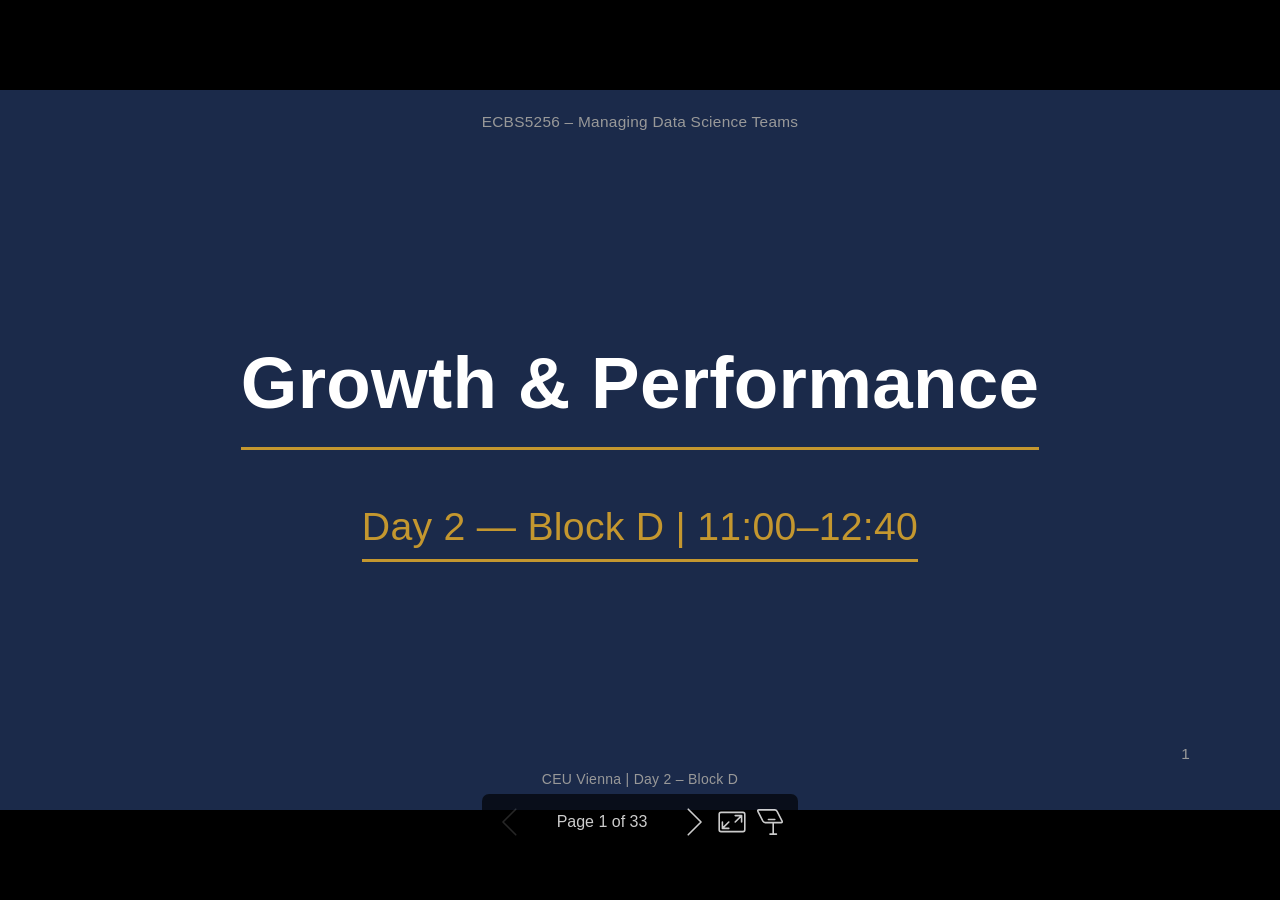
<file: day-2/block-d-growth/slides.html>
<!DOCTYPE html><html lang="POSIX"><head><title>Growth &amp; Performance</title><meta property="og:title" content="Growth &amp; Performance"><meta charset="UTF-8"><meta name="viewport" content="width=device-width,height=device-height,initial-scale=1.0"><meta name="apple-mobile-web-app-capable" content="yes"><meta http-equiv="X-UA-Compatible" content="ie=edge"><meta property="og:type" content="website"><meta name="twitter:card" content="summary"><style>@media screen{body[data-bespoke-view=""] .bespoke-marp-parent>.bespoke-marp-osc>button,body[data-bespoke-view=next] .bespoke-marp-parent>.bespoke-marp-osc>button,body[data-bespoke-view=presenter] .bespoke-marp-presenter-container .bespoke-marp-presenter-info-container button,body[data-bespoke-view=presenter] .bespoke-marp-presenter-container .bespoke-marp-presenter-note-container button{appearance:none;background-color:initial;border:0;color:inherit;cursor:pointer;font-size:inherit;opacity:.8;outline:none;padding:0;transition:opacity .2s linear;-webkit-tap-highlight-color:transparent}body[data-bespoke-view=""] .bespoke-marp-parent>.bespoke-marp-osc>button:disabled,body[data-bespoke-view=next] .bespoke-marp-parent>.bespoke-marp-osc>button:disabled,body[data-bespoke-view=presenter] .bespoke-marp-presenter-container .bespoke-marp-presenter-info-container button:disabled,body[data-bespoke-view=presenter] .bespoke-marp-presenter-container .bespoke-marp-presenter-note-container button:disabled{cursor:not-allowed;opacity:.15!important}body[data-bespoke-view=""] .bespoke-marp-parent>.bespoke-marp-osc>button:hover,body[data-bespoke-view=next] .bespoke-marp-parent>.bespoke-marp-osc>button:hover,body[data-bespoke-view=presenter] .bespoke-marp-presenter-container .bespoke-marp-presenter-info-container button:hover,body[data-bespoke-view=presenter] .bespoke-marp-presenter-container .bespoke-marp-presenter-note-container button:hover{opacity:1}body[data-bespoke-view=""] .bespoke-marp-parent>.bespoke-marp-osc>button:hover:active,body[data-bespoke-view=next] .bespoke-marp-parent>.bespoke-marp-osc>button:hover:active,body[data-bespoke-view=presenter] .bespoke-marp-presenter-container .bespoke-marp-presenter-info-container button:hover:active,body[data-bespoke-view=presenter] .bespoke-marp-presenter-container .bespoke-marp-presenter-note-container button:hover:active{opacity:.6}body[data-bespoke-view=""] .bespoke-marp-parent>.bespoke-marp-osc>button:hover:not(:disabled),body[data-bespoke-view=next] .bespoke-marp-parent>.bespoke-marp-osc>button:hover:not(:disabled),body[data-bespoke-view=presenter] .bespoke-marp-presenter-container .bespoke-marp-presenter-info-container button:hover:not(:disabled),body[data-bespoke-view=presenter] .bespoke-marp-presenter-container .bespoke-marp-presenter-note-container button:hover:not(:disabled){transition:none}body[data-bespoke-view=""] .bespoke-marp-parent>.bespoke-marp-osc>button[data-bespoke-marp-osc=prev],body[data-bespoke-view=next] .bespoke-marp-parent>.bespoke-marp-osc>button[data-bespoke-marp-osc=prev],body[data-bespoke-view=presenter] .bespoke-marp-presenter-container .bespoke-marp-presenter-info-container button.bespoke-marp-presenter-info-page-prev{background:#0000 url("[data-uri]") no-repeat 50%;background-size:contain;overflow:hidden;text-indent:100%;white-space:nowrap}body[data-bespoke-view=""] .bespoke-marp-parent>.bespoke-marp-osc>button[data-bespoke-marp-osc=next],body[data-bespoke-view=next] .bespoke-marp-parent>.bespoke-marp-osc>button[data-bespoke-marp-osc=next],body[data-bespoke-view=presenter] .bespoke-marp-presenter-container .bespoke-marp-presenter-info-container button.bespoke-marp-presenter-info-page-next{background:#0000 url("[data-uri]") no-repeat 50%;background-size:contain;overflow:hidden;text-indent:100%;white-space:nowrap}body[data-bespoke-view=""] .bespoke-marp-parent>.bespoke-marp-osc>button[data-bespoke-marp-osc=fullscreen],body[data-bespoke-view=next] .bespoke-marp-parent>.bespoke-marp-osc>button[data-bespoke-marp-osc=fullscreen]{background:#0000 url("[data-uri]") no-repeat 50%;background-size:contain;overflow:hidden;text-indent:100%;white-space:nowrap}body[data-bespoke-view=""] .bespoke-marp-parent>.bespoke-marp-osc>button.exit[data-bespoke-marp-osc=fullscreen],body[data-bespoke-view=next] .bespoke-marp-parent>.bespoke-marp-osc>button.exit[data-bespoke-marp-osc=fullscreen]{background-image:url("[data-uri]")}body[data-bespoke-view=""] .bespoke-marp-parent>.bespoke-marp-osc>button[data-bespoke-marp-osc=presenter],body[data-bespoke-view=next] .bespoke-marp-parent>.bespoke-marp-osc>button[data-bespoke-marp-osc=presenter]{background:#0000 url("[data-uri]") no-repeat 50%;background-size:contain;overflow:hidden;text-indent:100%;white-space:nowrap}body[data-bespoke-view=presenter] .bespoke-marp-presenter-container .bespoke-marp-presenter-note-container button.bespoke-marp-presenter-note-bigger{background:#0000 url("[data-uri]") no-repeat 50%;background-size:contain;overflow:hidden;text-indent:100%;white-space:nowrap}body[data-bespoke-view=presenter] .bespoke-marp-presenter-container .bespoke-marp-presenter-note-container button.bespoke-marp-presenter-note-smaller{background:#0000 url("[data-uri]") no-repeat 50%;background-size:contain;overflow:hidden;text-indent:100%;white-space:nowrap}}@keyframes __bespoke_marp_transition_reduced_outgoing__{0%{opacity:1}to{opacity:0}}@keyframes __bespoke_marp_transition_reduced_incoming__{0%{mix-blend-mode:plus-lighter;opacity:0}to{mix-blend-mode:plus-lighter;opacity:1}}.bespoke-marp-note,.bespoke-marp-osc,.bespoke-progress-parent{display:none;transition:none}@media screen{::view-transition-group(*){animation-duration:var(--marp-bespoke-transition-animation-duration,.5s);animation-timing-function:ease}::view-transition-new(*),::view-transition-old(*){animation-delay:0s;animation-direction:var(--marp-bespoke-transition-animation-direction,normal);animation-duration:var(--marp-bespoke-transition-animation-duration,.5s);animation-fill-mode:both;animation-name:var(--marp-bespoke-transition-animation-name,var(--marp-bespoke-transition-animation-name-fallback,__bespoke_marp_transition_no_animation__));mix-blend-mode:normal}::view-transition-old(*){--marp-bespoke-transition-animation-name-fallback:__bespoke_marp_transition_reduced_outgoing__;animation-timing-function:ease}::view-transition-new(*){--marp-bespoke-transition-animation-name-fallback:__bespoke_marp_transition_reduced_incoming__;animation-timing-function:ease}::view-transition-new(root),::view-transition-old(root){animation-timing-function:linear}::view-transition-new(__bespoke_marp_transition_osc__),::view-transition-old(__bespoke_marp_transition_osc__){animation-duration:0s!important;animation-name:__bespoke_marp_transition_osc__!important}::view-transition-new(__bespoke_marp_transition_osc__){opacity:0!important}.bespoke-marp-transition-warming-up::view-transition-group(*),.bespoke-marp-transition-warming-up::view-transition-new(*),.bespoke-marp-transition-warming-up::view-transition-old(*){animation-play-state:paused!important}body,html{height:100%;margin:0}body{background:#000;overflow:hidden}svg.bespoke-marp-slide{content-visibility:hidden;opacity:0;pointer-events:none;z-index:-1}svg.bespoke-marp-slide:not(.bespoke-marp-active) *{view-transition-name:none!important}svg.bespoke-marp-slide.bespoke-marp-active{content-visibility:visible;opacity:1;pointer-events:auto;z-index:0}svg.bespoke-marp-slide.bespoke-marp-active.bespoke-marp-active-ready *{animation-name:__bespoke_marp__!important}@supports not (content-visibility:hidden){svg.bespoke-marp-slide[data-bespoke-marp-load=hideable]{display:none}svg.bespoke-marp-slide[data-bespoke-marp-load=hideable].bespoke-marp-active{display:block}}}@media screen and (prefers-reduced-motion:reduce){svg.bespoke-marp-slide *{view-transition-name:none!important}}@media screen{[data-bespoke-marp-fragment=inactive]{visibility:hidden}body[data-bespoke-view=""] .bespoke-marp-parent,body[data-bespoke-view=next] .bespoke-marp-parent{inset:0;position:absolute}body[data-bespoke-view=""] .bespoke-marp-parent>.bespoke-marp-osc,body[data-bespoke-view=next] .bespoke-marp-parent>.bespoke-marp-osc{background:#000000a6;border-radius:7px;bottom:50px;color:#fff;contain:paint;display:block;font-family:Helvetica,Arial,sans-serif;font-size:16px;left:50%;line-height:0;opacity:1;padding:12px;position:absolute;touch-action:manipulation;transform:translateX(-50%);transition:opacity .2s linear;-webkit-user-select:none;user-select:none;white-space:nowrap;will-change:transform;z-index:1;view-transition-name:__bespoke_marp_transition_osc__}body[data-bespoke-view=""] .bespoke-marp-parent>.bespoke-marp-osc>*,body[data-bespoke-view=next] .bespoke-marp-parent>.bespoke-marp-osc>*{margin-left:6px}body[data-bespoke-view=""] .bespoke-marp-parent>.bespoke-marp-osc>:first-child,body[data-bespoke-view=next] .bespoke-marp-parent>.bespoke-marp-osc>:first-child{margin-left:0}body[data-bespoke-view=""] .bespoke-marp-parent>.bespoke-marp-osc>span,body[data-bespoke-view=next] .bespoke-marp-parent>.bespoke-marp-osc>span{opacity:.8}body[data-bespoke-view=""] .bespoke-marp-parent>.bespoke-marp-osc>span[data-bespoke-marp-osc=page],body[data-bespoke-view=next] .bespoke-marp-parent>.bespoke-marp-osc>span[data-bespoke-marp-osc=page]{display:inline-block;min-width:140px;text-align:center}body[data-bespoke-view=""] .bespoke-marp-parent>.bespoke-marp-osc>button[data-bespoke-marp-osc=fullscreen],body[data-bespoke-view=""] .bespoke-marp-parent>.bespoke-marp-osc>button[data-bespoke-marp-osc=next],body[data-bespoke-view=""] .bespoke-marp-parent>.bespoke-marp-osc>button[data-bespoke-marp-osc=presenter],body[data-bespoke-view=""] .bespoke-marp-parent>.bespoke-marp-osc>button[data-bespoke-marp-osc=prev],body[data-bespoke-view=next] .bespoke-marp-parent>.bespoke-marp-osc>button[data-bespoke-marp-osc=fullscreen],body[data-bespoke-view=next] .bespoke-marp-parent>.bespoke-marp-osc>button[data-bespoke-marp-osc=next],body[data-bespoke-view=next] .bespoke-marp-parent>.bespoke-marp-osc>button[data-bespoke-marp-osc=presenter],body[data-bespoke-view=next] .bespoke-marp-parent>.bespoke-marp-osc>button[data-bespoke-marp-osc=prev]{height:32px;line-height:32px;width:32px}body[data-bespoke-view=""] .bespoke-marp-parent.bespoke-marp-inactive,body[data-bespoke-view=next] .bespoke-marp-parent.bespoke-marp-inactive{cursor:none}body[data-bespoke-view=""] .bespoke-marp-parent.bespoke-marp-inactive>.bespoke-marp-osc,body[data-bespoke-view=next] .bespoke-marp-parent.bespoke-marp-inactive>.bespoke-marp-osc{opacity:0;pointer-events:none}body[data-bespoke-view=""] svg.bespoke-marp-slide,body[data-bespoke-view=next] svg.bespoke-marp-slide{height:100%;left:0;position:absolute;top:0;width:100%}body[data-bespoke-view=""] .bespoke-progress-parent{background:#222;display:flex;height:5px;width:100%}body[data-bespoke-view=""] .bespoke-progress-parent+.bespoke-marp-parent{top:5px}body[data-bespoke-view=""] .bespoke-progress-parent .bespoke-progress-bar{background:#0288d1;flex:0 0 0;transition:flex-basis .2s cubic-bezier(0,1,1,1)}body[data-bespoke-view=next]{background:#0000}body[data-bespoke-view=presenter]{background:#161616}body[data-bespoke-view=presenter] .bespoke-marp-presenter-container{display:grid;font-family:Helvetica,Arial,sans-serif;grid-template:"current dragbar next" minmax(140px,1fr) "current dragbar note" 2fr "info    dragbar note" 3em;grid-template-columns:minmax(3px,var(--bespoke-marp-presenter-split-ratio,66%)) 0 minmax(3px,1fr);height:100%;left:0;position:absolute;top:0;width:100%}body[data-bespoke-view=presenter] .bespoke-marp-presenter-container .bespoke-marp-parent{grid-area:current;overflow:hidden;position:relative}body[data-bespoke-view=presenter] .bespoke-marp-presenter-container .bespoke-marp-parent svg.bespoke-marp-slide{height:calc(100% - 40px);left:20px;pointer-events:none;position:absolute;top:20px;-webkit-user-select:none;user-select:none;width:calc(100% - 40px)}body[data-bespoke-view=presenter] .bespoke-marp-presenter-container .bespoke-marp-parent svg.bespoke-marp-slide.bespoke-marp-active{filter:drop-shadow(0 3px 10px rgba(0,0,0,.5))}body[data-bespoke-view=presenter] .bespoke-marp-presenter-container .bespoke-marp-presenter-dragbar-container{background:#0288d1;cursor:col-resize;grid-area:dragbar;margin-left:-3px;opacity:0;position:relative;transition:opacity .4s linear .1s;width:6px;z-index:10}body[data-bespoke-view=presenter] .bespoke-marp-presenter-container .bespoke-marp-presenter-dragbar-container:hover{opacity:1}body[data-bespoke-view=presenter] .bespoke-marp-presenter-container .bespoke-marp-presenter-dragbar-container.active{opacity:1;transition-delay:0s}body[data-bespoke-view=presenter] .bespoke-marp-presenter-container .bespoke-marp-presenter-next-container{background:#222;cursor:pointer;display:none;grid-area:next;overflow:hidden;position:relative}body[data-bespoke-view=presenter] .bespoke-marp-presenter-container .bespoke-marp-presenter-next-container.active{display:block}body[data-bespoke-view=presenter] .bespoke-marp-presenter-container .bespoke-marp-presenter-next-container iframe.bespoke-marp-presenter-next{background:#0000;border:0;display:block;filter:drop-shadow(0 3px 10px rgba(0,0,0,.5));height:calc(100% - 40px);left:20px;pointer-events:none;position:absolute;top:20px;-webkit-user-select:none;user-select:none;width:calc(100% - 40px)}body[data-bespoke-view=presenter] .bespoke-marp-presenter-container .bespoke-marp-presenter-note-container{background:#222;color:#eee;grid-area:note;position:relative;z-index:1}body[data-bespoke-view=presenter] .bespoke-marp-presenter-container .bespoke-marp-presenter-note-container button{height:1.5em;line-height:1.5em;width:1.5em}body[data-bespoke-view=presenter] .bespoke-marp-presenter-container .bespoke-marp-presenter-note-container .bespoke-marp-presenter-note-wrapper{display:block;inset:0;position:absolute}body[data-bespoke-view=presenter] .bespoke-marp-presenter-container .bespoke-marp-presenter-note-container .bespoke-marp-presenter-note-buttons{background:#000000a6;border-radius:4px;bottom:0;display:flex;gap:4px;margin:12px;opacity:0;padding:6px;pointer-events:none;position:absolute;right:0;transition:opacity .2s linear}body[data-bespoke-view=presenter] .bespoke-marp-presenter-container .bespoke-marp-presenter-note-container .bespoke-marp-presenter-note-buttons:focus-within,body[data-bespoke-view=presenter] .bespoke-marp-presenter-container .bespoke-marp-presenter-note-container .bespoke-marp-presenter-note-wrapper:focus-within+.bespoke-marp-presenter-note-buttons,body[data-bespoke-view=presenter] .bespoke-marp-presenter-container .bespoke-marp-presenter-note-container:hover .bespoke-marp-presenter-note-buttons{opacity:1;pointer-events:auto}body[data-bespoke-view=presenter] .bespoke-marp-presenter-container .bespoke-marp-presenter-note-container .bespoke-marp-note{box-sizing:border-box;font-size:calc(1.1em*var(--bespoke-marp-note-font-scale, 1));height:calc(100% - 40px);margin:20px;overflow:auto;padding-right:3px;white-space:pre-wrap;width:calc(100% - 40px);word-wrap:break-word;scrollbar-color:#eeeeee80 #0000;scrollbar-width:thin}body[data-bespoke-view=presenter] .bespoke-marp-presenter-container .bespoke-marp-presenter-note-container .bespoke-marp-note::-webkit-scrollbar{width:6px}body[data-bespoke-view=presenter] .bespoke-marp-presenter-container .bespoke-marp-presenter-note-container .bespoke-marp-note::-webkit-scrollbar-track{background:#0000}body[data-bespoke-view=presenter] .bespoke-marp-presenter-container .bespoke-marp-presenter-note-container .bespoke-marp-note::-webkit-scrollbar-thumb{background:#eeeeee80;border-radius:6px}body[data-bespoke-view=presenter] .bespoke-marp-presenter-container .bespoke-marp-presenter-note-container .bespoke-marp-note:empty{pointer-events:none}body[data-bespoke-view=presenter] .bespoke-marp-presenter-container .bespoke-marp-presenter-note-container .bespoke-marp-note.active{display:block}body[data-bespoke-view=presenter] .bespoke-marp-presenter-container .bespoke-marp-presenter-note-container .bespoke-marp-note p:first-child{margin-top:0}body[data-bespoke-view=presenter] .bespoke-marp-presenter-container .bespoke-marp-presenter-note-container .bespoke-marp-note p:last-child{margin-bottom:0}body[data-bespoke-view=presenter] .bespoke-marp-presenter-container .bespoke-marp-presenter-info-container{align-items:center;box-sizing:border-box;color:#eee;display:flex;flex-wrap:nowrap;grid-area:info;justify-content:center;overflow:hidden;padding:0 10px}body[data-bespoke-view=presenter] .bespoke-marp-presenter-container .bespoke-marp-presenter-info-container .bespoke-marp-presenter-info-page,body[data-bespoke-view=presenter] .bespoke-marp-presenter-container .bespoke-marp-presenter-info-container .bespoke-marp-presenter-info-time,body[data-bespoke-view=presenter] .bespoke-marp-presenter-container .bespoke-marp-presenter-info-container .bespoke-marp-presenter-info-timer{box-sizing:border-box;display:block;padding:0 10px;white-space:nowrap;width:100%}body[data-bespoke-view=presenter] .bespoke-marp-presenter-container .bespoke-marp-presenter-info-container button{height:1.5em;line-height:1.5em;width:1.5em}body[data-bespoke-view=presenter] .bespoke-marp-presenter-container .bespoke-marp-presenter-info-container .bespoke-marp-presenter-info-page{order:2;text-align:center}body[data-bespoke-view=presenter] .bespoke-marp-presenter-container .bespoke-marp-presenter-info-container .bespoke-marp-presenter-info-page .bespoke-marp-presenter-info-page-text{display:inline-block;min-width:120px;text-align:center}body[data-bespoke-view=presenter] .bespoke-marp-presenter-container .bespoke-marp-presenter-info-container .bespoke-marp-presenter-info-time{color:#999;order:1;text-align:left}body[data-bespoke-view=presenter] .bespoke-marp-presenter-container .bespoke-marp-presenter-info-container .bespoke-marp-presenter-info-timer{color:#999;order:3;text-align:right}body[data-bespoke-view=presenter] .bespoke-marp-presenter-container .bespoke-marp-presenter-info-container .bespoke-marp-presenter-info-timer:hover{cursor:pointer}}@media print{.bespoke-marp-presenter-info-container,.bespoke-marp-presenter-next-container,.bespoke-marp-presenter-note-container{display:none}}</style><style>div#\:\$p > svg > foreignObject > section{width:1280px;height:720px;box-sizing:border-box;overflow:hidden;position:relative;scroll-snap-align:center center;-webkit-text-size-adjust:100%;text-size-adjust:100%}div#\:\$p > svg > foreignObject > section::after{bottom:0;content:attr(data-marpit-pagination);padding:inherit;pointer-events:none;position:absolute;right:0}div#\:\$p > svg > foreignObject > section:not([data-marpit-pagination])::after{display:none}div#\:\$p > svg > foreignObject > section :is(h1, marp-h1){font-size:2em;margin-block:0.67em}div#\:\$p > svg > foreignObject > section video::-webkit-media-controls{will-change:transform}@page {size:1280px 720px;margin:0}@media print{html, body{background-color:#fff;margin:0;page-break-inside:avoid;break-inside:avoid-page}div#\:\$p > svg > foreignObject > section{page-break-before:always;break-before:page}div#\:\$p > svg > foreignObject > section, div#\:\$p > svg > foreignObject > section *{-webkit-print-color-adjust:exact!important;animation-delay:0s!important;animation-duration:0s!important;color-adjust:exact!important;print-color-adjust:exact!important;transition:none!important}div#\:\$p > svg[data-marpit-svg]{display:block;height:100vh;width:100vw}}div#\:\$p > svg > foreignObject > section{--focus-outlineColor:light-dark(#0969da, #1f6feb);--fgColor-default:light-dark(#1f2328, #f0f6fc);--fgColor-muted:light-dark(#59636e, #9198a1);--fgColor-accent:light-dark(#0969da, #4493f8);--fgColor-success:light-dark(#1a7f37, #3fb950);--fgColor-attention:light-dark(#9a6700, #d29922);--fgColor-danger:light-dark(#d1242f, #f85149);--fgColor-done:light-dark(#8250df, #ab7df8);--bgColor-default:light-dark(#fff, #0d1117);--bgColor-muted:light-dark(#f6f8fa, #151b23);--bgColor-neutral-muted:light-dark(#818b981f, #656c7633);--bgColor-attention-muted:light-dark(#fff8c5, #bb800926);--borderColor-default:light-dark(#d1d9e0, #3d444d);--borderColor-muted:light-dark(#d1d9e0b3, #3d444db3);--borderColor-neutral-muted:light-dark(#d1d9e0b3, #3d444db3);--borderColor-accent-emphasis:light-dark(#0969da, #1f6feb);--borderColor-success-emphasis:light-dark(#1a7f37, #238636);--borderColor-attention-emphasis:light-dark(#9a6700, #9e6a03);--borderColor-danger-emphasis:light-dark(#cf222e, #da3633);--borderColor-done-emphasis:light-dark(#8250df, #8957e5);--color-prettylights-syntax-comment:light-dark(#59636e, #9198a1);--color-prettylights-syntax-constant:light-dark(#0550ae, #79c0ff);--color-prettylights-syntax-constant-other-reference-link:light-dark(#0a3069, #a5d6ff);--color-prettylights-syntax-entity:light-dark(#6639ba, #d2a8ff);--color-prettylights-syntax-storage-modifier-import:light-dark(#1f2328, #f0f6fc);--color-prettylights-syntax-entity-tag:light-dark(#0550ae, #7ee787);--color-prettylights-syntax-keyword:light-dark(#cf222e, #ff7b72);--color-prettylights-syntax-string:light-dark(#0a3069, #a5d6ff);--color-prettylights-syntax-variable:light-dark(#953800, #ffa657);--color-prettylights-syntax-brackethighlighter-unmatched:light-dark(#82071e, #f85149);--color-prettylights-syntax-brackethighlighter-angle:light-dark(#59636e, #9198a1);--color-prettylights-syntax-invalid-illegal-text:light-dark(#f6f8fa, #f0f6fc);--color-prettylights-syntax-invalid-illegal-bg:light-dark(#82071e, #8e1519);--color-prettylights-syntax-carriage-return-text:light-dark(#f6f8fa, #f0f6fc);--color-prettylights-syntax-carriage-return-bg:light-dark(#cf222e, #b62324);--color-prettylights-syntax-string-regexp:light-dark(#116329, #7ee787);--color-prettylights-syntax-markup-list:light-dark(#3b2300, #f2cc60);--color-prettylights-syntax-markup-heading:light-dark(#0550ae, #1f6feb);--color-prettylights-syntax-markup-italic:light-dark(#1f2328, #f0f6fc);--color-prettylights-syntax-markup-bold:light-dark(#1f2328, #f0f6fc);--color-prettylights-syntax-markup-deleted-text:light-dark(#82071e, #ffdcd7);--color-prettylights-syntax-markup-deleted-bg:light-dark(#ffebe9, #67060c);--color-prettylights-syntax-markup-inserted-text:light-dark(#116329, #aff5b4);--color-prettylights-syntax-markup-inserted-bg:light-dark(#dafbe1, #033a16);--color-prettylights-syntax-markup-changed-text:light-dark(#953800, #ffdfb6);--color-prettylights-syntax-markup-changed-bg:light-dark(#ffd8b5, #5a1e02);--color-prettylights-syntax-markup-ignored-text:light-dark(#d1d9e0, #f0f6fc);--color-prettylights-syntax-markup-ignored-bg:light-dark(#0550ae, #1158c7);--color-prettylights-syntax-meta-diff-range:light-dark(#8250df, #d2a8ff);--color-prettylights-syntax-sublimelinter-gutter-mark:light-dark(#818b98, #3d444d);--base-size-4:calc(var(--marpit-root-font-size, 1rem) * 0.25);--base-size-8:calc(var(--marpit-root-font-size, 1rem) * 0.5);--base-size-16:calc(var(--marpit-root-font-size, 1rem) * 1);--base-size-24:calc(var(--marpit-root-font-size, 1rem) * 1.5);--base-size-40:calc(var(--marpit-root-font-size, 1rem) * 2.5);--base-text-weight-normal:400;--base-text-weight-medium:500;--base-text-weight-semibold:600;--fontStack-monospace:ui-monospace, SFMono-Regular, SF Mono, Menlo, Consolas, Liberation Mono, monospace;--fgColor-accent:Highlight;}/*!
 * Marp default theme.
 *
 * @theme default
 * @author Yuki Hattori
 *
 * @auto-scaling true
 * @size 16:9 1280px 720px
 * @size 4:3 960px 720px
 */div#\:\$p > svg > foreignObject > section [data-theme=light],div#\:\$p > svg > foreignObject > section{color-scheme:light}div#\:\$p > svg > foreignObject > section [data-theme=dark],div#\:\$p > svg > foreignObject > section:where(.invert){color-scheme:dark}div#\:\$p > svg > foreignObject > section{-ms-text-size-adjust:100%;-webkit-text-size-adjust:100%;background-color:var(--bgColor-default);color:var(--fgColor-default);font-family:-apple-system,BlinkMacSystemFont,Segoe UI,Noto Sans,Helvetica,Arial,sans-serif,Apple Color Emoji,Segoe UI Emoji;font-size:16px;line-height:1.5;margin:0;word-wrap:break-word}div#\:\$p > svg > foreignObject > section{--marpit-root-font-size:16px}div#\:\$p > svg > foreignObject > section :is(h1, marp-h1):hover .anchor .octicon-link:before,div#\:\$p > svg > foreignObject > section :is(h2, marp-h2):hover .anchor .octicon-link:before,div#\:\$p > svg > foreignObject > section :is(h3, marp-h3):hover .anchor .octicon-link:before,div#\:\$p > svg > foreignObject > section :is(h4, marp-h4):hover .anchor .octicon-link:before,div#\:\$p > svg > foreignObject > section :is(h5, marp-h5):hover .anchor .octicon-link:before,div#\:\$p > svg > foreignObject > section :is(h6, marp-h6):hover .anchor .octicon-link:before{background-color:currentColor;content:" ";display:inline-block;height:16px;-webkit-mask-image:url('data:image/svg+xml;charset=utf-8,<svg xmlns="http://www.w3.org/2000/svg" aria-hidden="true" viewBox="0 0 16 16"><path fill-rule="evenodd" d="M7.775 3.275a.75.75 0 0 0 1.06 1.06l1.25-1.25a2 2 0 1 1 2.83 2.83l-2.5 2.5a2 2 0 0 1-2.83 0 .75.75 0 0 0-1.06 1.06 3.5 3.5 0 0 0 4.95 0l2.5-2.5a3.5 3.5 0 0 0-4.95-4.95zm-4.69 9.64a2 2 0 0 1 0-2.83l2.5-2.5a2 2 0 0 1 2.83 0 .75.75 0 0 0 1.06-1.06 3.5 3.5 0 0 0-4.95 0l-2.5 2.5a3.5 3.5 0 0 0 4.95 4.95l1.25-1.25a.75.75 0 0 0-1.06-1.06l-1.25 1.25a2 2 0 0 1-2.83 0"/></svg>');mask-image:url('data:image/svg+xml;charset=utf-8,<svg xmlns="http://www.w3.org/2000/svg" aria-hidden="true" viewBox="0 0 16 16"><path fill-rule="evenodd" d="M7.775 3.275a.75.75 0 0 0 1.06 1.06l1.25-1.25a2 2 0 1 1 2.83 2.83l-2.5 2.5a2 2 0 0 1-2.83 0 .75.75 0 0 0-1.06 1.06 3.5 3.5 0 0 0 4.95 0l2.5-2.5a3.5 3.5 0 0 0-4.95-4.95zm-4.69 9.64a2 2 0 0 1 0-2.83l2.5-2.5a2 2 0 0 1 2.83 0 .75.75 0 0 0 1.06-1.06 3.5 3.5 0 0 0-4.95 0l-2.5 2.5a3.5 3.5 0 0 0 4.95 4.95l1.25-1.25a.75.75 0 0 0-1.06-1.06l-1.25 1.25a2 2 0 0 1-2.83 0"/></svg>');width:16px}div#\:\$p > svg > foreignObject > section details,div#\:\$p > svg > foreignObject > section figcaption,div#\:\$p > svg > foreignObject > section figure{display:block}div#\:\$p > svg > foreignObject > section summary{display:list-item}div#\:\$p > svg > foreignObject > section [hidden]{display:none!important}div#\:\$p > svg > foreignObject > section a{background-color:transparent;color:var(--fgColor-accent);text-decoration:none}div#\:\$p > svg > foreignObject > section abbr[title]{border-bottom:none;-webkit-text-decoration:underline dotted;text-decoration:underline dotted}div#\:\$p > svg > foreignObject > section b,div#\:\$p > svg > foreignObject > section strong{font-weight:var(--base-text-weight-semibold, 600)}div#\:\$p > svg > foreignObject > section dfn{font-style:italic}div#\:\$p > svg > foreignObject > section :is(h1, marp-h1){border-bottom:1px solid var(--borderColor-muted);font-size:2em;font-weight:var(--base-text-weight-semibold, 600);margin:.67em 0;padding-bottom:.3em}div#\:\$p > svg > foreignObject > section mark{background-color:var(--bgColor-attention-muted);color:var(--fgColor-default)}div#\:\$p > svg > foreignObject > section small{font-size:90%}div#\:\$p > svg > foreignObject > section sub,div#\:\$p > svg > foreignObject > section sup{font-size:75%;line-height:0;position:relative;vertical-align:baseline}div#\:\$p > svg > foreignObject > section sub{bottom:-.25em}div#\:\$p > svg > foreignObject > section sup{top:-.5em}div#\:\$p > svg > foreignObject > section img{border-style:none;box-sizing:content-box;max-width:100%}div#\:\$p > svg > foreignObject > section code,div#\:\$p > svg > foreignObject > section kbd,div#\:\$p > svg > foreignObject > section :is(pre, marp-pre),div#\:\$p > svg > foreignObject > section samp{font-family:monospace;font-size:1em}div#\:\$p > svg > foreignObject > section figure{margin:1em var(--base-size-40)}div#\:\$p > svg > foreignObject > section hr{background:transparent;background-color:var(--borderColor-default);border:0;box-sizing:content-box;height:.25em;margin:var(--base-size-24) 0;overflow:hidden;padding:0}div#\:\$p > svg > foreignObject > section input{font:inherit;font-family:inherit;font-size:inherit;line-height:inherit;margin:0;overflow:visible}div#\:\$p > svg > foreignObject > section [type=button],div#\:\$p > svg > foreignObject > section [type=reset],div#\:\$p > svg > foreignObject > section [type=submit]{-webkit-appearance:button;-moz-appearance:button;appearance:button}div#\:\$p > svg > foreignObject > section [type=checkbox],div#\:\$p > svg > foreignObject > section [type=radio]{box-sizing:border-box;padding:0}div#\:\$p > svg > foreignObject > section [type=number]::-webkit-inner-spin-button,div#\:\$p > svg > foreignObject > section [type=number]::-webkit-outer-spin-button{height:auto}div#\:\$p > svg > foreignObject > section [type=search]::-webkit-search-cancel-button,div#\:\$p > svg > foreignObject > section [type=search]::-webkit-search-decoration{-webkit-appearance:none;appearance:none}div#\:\$p > svg > foreignObject > section ::-webkit-input-placeholder{color:inherit;opacity:.54}div#\:\$p > svg > foreignObject > section ::-webkit-file-upload-button{-webkit-appearance:button;appearance:button;font:inherit}div#\:\$p > svg > foreignObject > section a:hover{text-decoration:underline}div#\:\$p > svg > foreignObject > section ::-moz-placeholder{color:var(--fgColor-muted);opacity:1}div#\:\$p > svg > foreignObject > section ::placeholder{color:var(--fgColor-muted);opacity:1}div#\:\$p > svg > foreignObject > section hr:after,div#\:\$p > svg > foreignObject > section hr:before{content:"";display:table}div#\:\$p > svg > foreignObject > section hr:after{clear:both}div#\:\$p > svg > foreignObject > section table{border-collapse:collapse;border-spacing:0;display:block;font-variant:tabular-nums;max-width:100%;overflow:auto;width:-moz-max-content;width:max-content}div#\:\$p > svg > foreignObject > section td,div#\:\$p > svg > foreignObject > section th{padding:0}div#\:\$p > svg > foreignObject > section details summary{cursor:pointer}div#\:\$p > svg > foreignObject > section [role=button]:focus,div#\:\$p > svg > foreignObject > section a:focus,div#\:\$p > svg > foreignObject > section input[type=checkbox]:focus,div#\:\$p > svg > foreignObject > section input[type=radio]:focus{box-shadow:none;outline:2px solid var(--focus-outlineColor);outline-offset:-2px}div#\:\$p > svg > foreignObject > section [role=button]:focus:not(:focus-visible),div#\:\$p > svg > foreignObject > section a:focus:not(:focus-visible),div#\:\$p > svg > foreignObject > section input[type=checkbox]:focus:not(:focus-visible),div#\:\$p > svg > foreignObject > section input[type=radio]:focus:not(:focus-visible){outline:1px solid transparent}div#\:\$p > svg > foreignObject > section [role=button]:focus-visible,div#\:\$p > svg > foreignObject > section a:focus-visible,div#\:\$p > svg > foreignObject > section input[type=checkbox]:focus-visible,div#\:\$p > svg > foreignObject > section input[type=radio]:focus-visible{box-shadow:none;outline:2px solid var(--focus-outlineColor);outline-offset:-2px}div#\:\$p > svg > foreignObject > section a:not([class]):focus,div#\:\$p > svg > foreignObject > section a:not([class]):focus-visible,div#\:\$p > svg > foreignObject > section input[type=checkbox]:focus,div#\:\$p > svg > foreignObject > section input[type=checkbox]:focus-visible,div#\:\$p > svg > foreignObject > section input[type=radio]:focus,div#\:\$p > svg > foreignObject > section input[type=radio]:focus-visible{outline-offset:0}div#\:\$p > svg > foreignObject > section kbd{background-color:var(--bgColor-muted);border-bottom-color:var(--borderColor-neutral-muted);border:1px solid var(--borderColor-neutral-muted);border-radius:6px;box-shadow:inset 0 -1px 0 var(--borderColor-neutral-muted);color:var(--fgColor-default);display:inline-block;font:11px var(--fontStack-monospace, ui-monospace, SFMono-Regular, SF Mono, Menlo, Consolas, Liberation Mono, monospace);line-height:10px;padding:var(--base-size-4);vertical-align:middle}div#\:\$p > svg > foreignObject > section :is(h1, marp-h1),div#\:\$p > svg > foreignObject > section :is(h2, marp-h2),div#\:\$p > svg > foreignObject > section :is(h3, marp-h3),div#\:\$p > svg > foreignObject > section :is(h4, marp-h4),div#\:\$p > svg > foreignObject > section :is(h5, marp-h5),div#\:\$p > svg > foreignObject > section :is(h6, marp-h6){font-weight:var(--base-text-weight-semibold, 600);line-height:1.25;margin-bottom:var(--base-size-16);margin-top:var(--base-size-24)}div#\:\$p > svg > foreignObject > section :is(h2, marp-h2){border-bottom:1px solid var(--borderColor-muted);font-size:1.5em;padding-bottom:.3em}div#\:\$p > svg > foreignObject > section :is(h2, marp-h2),div#\:\$p > svg > foreignObject > section :is(h3, marp-h3){font-weight:var(--base-text-weight-semibold, 600)}div#\:\$p > svg > foreignObject > section :is(h3, marp-h3){font-size:1.25em}div#\:\$p > svg > foreignObject > section :is(h4, marp-h4){font-size:1em}div#\:\$p > svg > foreignObject > section :is(h4, marp-h4),div#\:\$p > svg > foreignObject > section :is(h5, marp-h5){font-weight:var(--base-text-weight-semibold, 600)}div#\:\$p > svg > foreignObject > section :is(h5, marp-h5){font-size:.875em}div#\:\$p > svg > foreignObject > section :is(h6, marp-h6){color:var(--fgColor-muted);font-size:.85em;font-weight:var(--base-text-weight-semibold, 600)}div#\:\$p > svg > foreignObject > section p{margin-bottom:10px;margin-top:0}div#\:\$p > svg > foreignObject > section blockquote{border-left:.25em solid var(--borderColor-default);color:var(--fgColor-muted);margin:0;padding:0 1em}div#\:\$p > svg > foreignObject > section ol,div#\:\$p > svg > foreignObject > section ul{margin-bottom:0;margin-top:0;padding-left:2em}div#\:\$p > svg > foreignObject > section ol ol,div#\:\$p > svg > foreignObject > section ul ol{list-style-type:lower-roman}div#\:\$p > svg > foreignObject > section ol ol ol,div#\:\$p > svg > foreignObject > section ol ul ol,div#\:\$p > svg > foreignObject > section ul ol ol,div#\:\$p > svg > foreignObject > section ul ul ol{list-style-type:lower-alpha}div#\:\$p > svg > foreignObject > section dd{margin-left:0}div#\:\$p > svg > foreignObject > section code,div#\:\$p > svg > foreignObject > section :is(pre, marp-pre),div#\:\$p > svg > foreignObject > section samp,div#\:\$p > svg > foreignObject > section tt{font-family:var(--fontStack-monospace, ui-monospace, SFMono-Regular, SF Mono, Menlo, Consolas, Liberation Mono, monospace);font-size:12px}div#\:\$p > svg > foreignObject > section :is(pre, marp-pre){margin-bottom:0;margin-top:0;word-wrap:normal}div#\:\$p > svg > foreignObject > section .octicon{display:inline-block;fill:currentColor;overflow:visible!important;vertical-align:text-bottom}div#\:\$p > svg > foreignObject > section input::-webkit-inner-spin-button,div#\:\$p > svg > foreignObject > section input::-webkit-outer-spin-button{-webkit-appearance:none;appearance:none;margin:0}div#\:\$p > svg > foreignObject > section .mr-2{margin-right:var(--base-size-8, 8px)!important}div#\:\$p > svg > foreignObject > section:after,div#\:\$p > svg > foreignObject > section:before{display:table}div#\:\$p > svg > foreignObject > section:after{clear:both}div#\:\$p > svg > foreignObject > section>:first-child{margin-top:0!important}div#\:\$p > svg > foreignObject > section>:last-child{margin-bottom:0!important}div#\:\$p > svg > foreignObject > section a:not([href]){color:inherit;text-decoration:none}div#\:\$p > svg > foreignObject > section .absent{color:var(--fgColor-danger)}div#\:\$p > svg > foreignObject > section .anchor{float:left;line-height:1;margin-left:-20px;padding-right:var(--base-size-4)}div#\:\$p > svg > foreignObject > section .anchor:focus{outline:none}div#\:\$p > svg > foreignObject > section blockquote,div#\:\$p > svg > foreignObject > section details,div#\:\$p > svg > foreignObject > section dl,div#\:\$p > svg > foreignObject > section ol,div#\:\$p > svg > foreignObject > section p,div#\:\$p > svg > foreignObject > section :is(pre, marp-pre),div#\:\$p > svg > foreignObject > section table,div#\:\$p > svg > foreignObject > section ul{margin-bottom:var(--base-size-16);margin-top:0}div#\:\$p > svg > foreignObject > section blockquote>:first-child{margin-top:0}div#\:\$p > svg > foreignObject > section blockquote>:last-child{margin-bottom:0}div#\:\$p > svg > foreignObject > section :is(h1, marp-h1) .octicon-link,div#\:\$p > svg > foreignObject > section :is(h2, marp-h2) .octicon-link,div#\:\$p > svg > foreignObject > section :is(h3, marp-h3) .octicon-link,div#\:\$p > svg > foreignObject > section :is(h4, marp-h4) .octicon-link,div#\:\$p > svg > foreignObject > section :is(h5, marp-h5) .octicon-link,div#\:\$p > svg > foreignObject > section :is(h6, marp-h6) .octicon-link{color:var(--fgColor-default);vertical-align:middle;visibility:hidden}div#\:\$p > svg > foreignObject > section :is(h1, marp-h1):hover .anchor,div#\:\$p > svg > foreignObject > section :is(h2, marp-h2):hover .anchor,div#\:\$p > svg > foreignObject > section :is(h3, marp-h3):hover .anchor,div#\:\$p > svg > foreignObject > section :is(h4, marp-h4):hover .anchor,div#\:\$p > svg > foreignObject > section :is(h5, marp-h5):hover .anchor,div#\:\$p > svg > foreignObject > section :is(h6, marp-h6):hover .anchor{text-decoration:none}div#\:\$p > svg > foreignObject > section :is(h1, marp-h1):hover .anchor .octicon-link,div#\:\$p > svg > foreignObject > section :is(h2, marp-h2):hover .anchor .octicon-link,div#\:\$p > svg > foreignObject > section :is(h3, marp-h3):hover .anchor .octicon-link,div#\:\$p > svg > foreignObject > section :is(h4, marp-h4):hover .anchor .octicon-link,div#\:\$p > svg > foreignObject > section :is(h5, marp-h5):hover .anchor .octicon-link,div#\:\$p > svg > foreignObject > section :is(h6, marp-h6):hover .anchor .octicon-link{visibility:visible}div#\:\$p > svg > foreignObject > section :is(h1, marp-h1) code,div#\:\$p > svg > foreignObject > section :is(h1, marp-h1) tt,div#\:\$p > svg > foreignObject > section :is(h2, marp-h2) code,div#\:\$p > svg > foreignObject > section :is(h2, marp-h2) tt,div#\:\$p > svg > foreignObject > section :is(h3, marp-h3) code,div#\:\$p > svg > foreignObject > section :is(h3, marp-h3) tt,div#\:\$p > svg > foreignObject > section :is(h4, marp-h4) code,div#\:\$p > svg > foreignObject > section :is(h4, marp-h4) tt,div#\:\$p > svg > foreignObject > section :is(h5, marp-h5) code,div#\:\$p > svg > foreignObject > section :is(h5, marp-h5) tt,div#\:\$p > svg > foreignObject > section :is(h6, marp-h6) code,div#\:\$p > svg > foreignObject > section :is(h6, marp-h6) tt{font-size:inherit;padding:0 .2em}div#\:\$p > svg > foreignObject > section summary :is(h1, marp-h1),div#\:\$p > svg > foreignObject > section summary :is(h2, marp-h2),div#\:\$p > svg > foreignObject > section summary :is(h3, marp-h3),div#\:\$p > svg > foreignObject > section summary :is(h4, marp-h4),div#\:\$p > svg > foreignObject > section summary :is(h5, marp-h5),div#\:\$p > svg > foreignObject > section summary :is(h6, marp-h6){display:inline-block}div#\:\$p > svg > foreignObject > section summary :is(h1, marp-h1) .anchor,div#\:\$p > svg > foreignObject > section summary :is(h2, marp-h2) .anchor,div#\:\$p > svg > foreignObject > section summary :is(h3, marp-h3) .anchor,div#\:\$p > svg > foreignObject > section summary :is(h4, marp-h4) .anchor,div#\:\$p > svg > foreignObject > section summary :is(h5, marp-h5) .anchor,div#\:\$p > svg > foreignObject > section summary :is(h6, marp-h6) .anchor{margin-left:-40px}div#\:\$p > svg > foreignObject > section summary :is(h1, marp-h1),div#\:\$p > svg > foreignObject > section summary :is(h2, marp-h2){border-bottom:0;padding-bottom:0}div#\:\$p > svg > foreignObject > section ol.no-list,div#\:\$p > svg > foreignObject > section ul.no-list{list-style-type:none;padding:0}div#\:\$p > svg > foreignObject > section ol[type="a s"]{list-style-type:lower-alpha}div#\:\$p > svg > foreignObject > section ol[type="A s"]{list-style-type:upper-alpha}div#\:\$p > svg > foreignObject > section ol[type="i s"]{list-style-type:lower-roman}div#\:\$p > svg > foreignObject > section ol[type="I s"]{list-style-type:upper-roman}div#\:\$p > svg > foreignObject > section div>ol:not([type]),div#\:\$p > svg > foreignObject > section ol[type="1"]{list-style-type:decimal}div#\:\$p > svg > foreignObject > section ol ol,div#\:\$p > svg > foreignObject > section ol ul,div#\:\$p > svg > foreignObject > section ul ol,div#\:\$p > svg > foreignObject > section ul ul{margin-bottom:0;margin-top:0}div#\:\$p > svg > foreignObject > section li>p{margin-top:var(--base-size-16)}div#\:\$p > svg > foreignObject > section li+li{margin-top:.25em}div#\:\$p > svg > foreignObject > section dl{padding:0}div#\:\$p > svg > foreignObject > section dl dt{font-size:1em;font-style:italic;font-weight:var(--base-text-weight-semibold, 600);margin-top:var(--base-size-16);padding:0}div#\:\$p > svg > foreignObject > section dl dd{margin-bottom:var(--base-size-16);padding:0 var(--base-size-16)}div#\:\$p > svg > foreignObject > section table th{font-weight:var(--base-text-weight-semibold, 600)}div#\:\$p > svg > foreignObject > section table td,div#\:\$p > svg > foreignObject > section table th{border:1px solid var(--borderColor-default);padding:6px 13px}div#\:\$p > svg > foreignObject > section table td>:last-child{margin-bottom:0}div#\:\$p > svg > foreignObject > section table tr{background-color:var(--bgColor-default);border-top:1px solid var(--borderColor-muted)}div#\:\$p > svg > foreignObject > section table tr:nth-child(2n){background-color:var(--bgColor-muted)}div#\:\$p > svg > foreignObject > section table img{background-color:transparent}div#\:\$p > svg > foreignObject > section img[align=right]{padding-left:20px}div#\:\$p > svg > foreignObject > section img[align=left]{padding-right:20px}div#\:\$p > svg > foreignObject > section .emoji{background-color:transparent;max-width:none;vertical-align:text-top}div#\:\$p > svg > foreignObject > section :is(span, marp-span).frame,div#\:\$p > svg > foreignObject > section :is(span, marp-span).frame>:is(span, marp-span){display:block;overflow:hidden}div#\:\$p > svg > foreignObject > section :is(span, marp-span).frame>:is(span, marp-span){border:1px solid var(--borderColor-default);float:left;margin:13px 0 0;padding:7px;width:auto}div#\:\$p > svg > foreignObject > section :is(span, marp-span).frame :is(span, marp-span) img{display:block;float:left}div#\:\$p > svg > foreignObject > section :is(span, marp-span).frame :is(span, marp-span) :is(span, marp-span){clear:both;color:var(--fgColor-default);display:block;padding:5px 0 0}div#\:\$p > svg > foreignObject > section :is(span, marp-span).align-center{clear:both;display:block;overflow:hidden}div#\:\$p > svg > foreignObject > section :is(span, marp-span).align-center>:is(span, marp-span){display:block;margin:13px auto 0;overflow:hidden;text-align:center}div#\:\$p > svg > foreignObject > section :is(span, marp-span).align-center :is(span, marp-span) img{margin:0 auto;text-align:center}div#\:\$p > svg > foreignObject > section :is(span, marp-span).align-right{clear:both;display:block;overflow:hidden}div#\:\$p > svg > foreignObject > section :is(span, marp-span).align-right>:is(span, marp-span){display:block;margin:13px 0 0;overflow:hidden;text-align:right}div#\:\$p > svg > foreignObject > section :is(span, marp-span).align-right :is(span, marp-span) img{margin:0;text-align:right}div#\:\$p > svg > foreignObject > section :is(span, marp-span).float-left{display:block;float:left;margin-right:13px;overflow:hidden}div#\:\$p > svg > foreignObject > section :is(span, marp-span).float-left :is(span, marp-span){margin:13px 0 0}div#\:\$p > svg > foreignObject > section :is(span, marp-span).float-right{display:block;float:right;margin-left:13px;overflow:hidden}div#\:\$p > svg > foreignObject > section :is(span, marp-span).float-right>:is(span, marp-span){display:block;margin:13px auto 0;overflow:hidden;text-align:right}div#\:\$p > svg > foreignObject > section code,div#\:\$p > svg > foreignObject > section tt{background-color:var(--bgColor-neutral-muted);border-radius:6px;font-size:85%;margin:0;padding:.2em .4em;white-space:break-spaces}div#\:\$p > svg > foreignObject > section code br,div#\:\$p > svg > foreignObject > section tt br{display:none}div#\:\$p > svg > foreignObject > section del code{text-decoration:inherit}div#\:\$p > svg > foreignObject > section samp{font-size:85%}div#\:\$p > svg > foreignObject > section :is(pre, marp-pre) code{font-size:100%}div#\:\$p > svg > foreignObject > section :is(pre, marp-pre)>code{background:transparent;border:0;margin:0;padding:0;white-space:pre;word-break:normal}div#\:\$p > svg > foreignObject > section .highlight{margin-bottom:var(--base-size-16)}div#\:\$p > svg > foreignObject > section .highlight :is(pre, marp-pre){margin-bottom:0;word-break:normal}div#\:\$p > svg > foreignObject > section :is(pre, marp-pre){background-color:var(--bgColor-muted);border-radius:6px;color:var(--fgColor-default);font-size:85%;line-height:1.45;overflow:auto;padding:var(--base-size-16)}div#\:\$p > svg > foreignObject > section :is(pre, marp-pre) code,div#\:\$p > svg > foreignObject > section :is(pre, marp-pre) tt{display:inline;line-height:inherit;margin:0;max-width:auto;overflow:visible;padding:0;word-wrap:normal;background-color:transparent;border:0}div#\:\$p > svg > foreignObject > section .csv-data td,div#\:\$p > svg > foreignObject > section .csv-data th{font-size:12px;line-height:1;overflow:hidden;padding:5px;text-align:left;white-space:nowrap}div#\:\$p > svg > foreignObject > section .csv-data .blob-num{background:var(--bgColor-default);border:0;padding:10px var(--base-size-8) 9px;text-align:right}div#\:\$p > svg > foreignObject > section .csv-data tr{border-top:0}div#\:\$p > svg > foreignObject > section .csv-data th{background:var(--bgColor-muted);border-top:0;font-weight:var(--base-text-weight-semibold, 600)}div#\:\$p > svg > foreignObject > section [data-footnote-ref]:before{content:"["}div#\:\$p > svg > foreignObject > section [data-footnote-ref]:after{content:"]"}div#\:\$p > svg > foreignObject > section .footnotes{border-top:1px solid var(--borderColor-default);color:var(--fgColor-muted);font-size:12px}div#\:\$p > svg > foreignObject > section div#\:\$p > svg > foreignObject > section section.footnotes{--marpit-root-font-size:12px}div#\:\$p > svg > foreignObject > section .footnotes ol,div#\:\$p > svg > foreignObject > section .footnotes ol ul{padding-left:var(--base-size-16)}div#\:\$p > svg > foreignObject > section .footnotes ol ul{display:inline-block;margin-top:var(--base-size-16)}div#\:\$p > svg > foreignObject > section .footnotes li{position:relative}div#\:\$p > svg > foreignObject > section .footnotes li:target:before{border:2px solid var(--borderColor-accent-emphasis);border-radius:6px;bottom:calc(var(--base-size-8)*-1);content:"";left:calc(var(--base-size-24)*-1);pointer-events:none;position:absolute;right:calc(var(--base-size-8)*-1);top:calc(var(--base-size-8)*-1)}div#\:\$p > svg > foreignObject > section .footnotes li:target{color:var(--fgColor-default)}div#\:\$p > svg > foreignObject > section .footnotes .data-footnote-backref g-emoji{font-family:monospace}div#\:\$p > svg > foreignObject > section body:has(:modal){padding-right:var(--dialog-scrollgutter)!important}div#\:\$p > svg > foreignObject > section .pl-c{color:var(--color-prettylights-syntax-comment)}div#\:\$p > svg > foreignObject > section .pl-c1,div#\:\$p > svg > foreignObject > section .pl-s .pl-v{color:var(--color-prettylights-syntax-constant)}div#\:\$p > svg > foreignObject > section .pl-e,div#\:\$p > svg > foreignObject > section .pl-en{color:var(--color-prettylights-syntax-entity)}div#\:\$p > svg > foreignObject > section .pl-s .pl-s1,div#\:\$p > svg > foreignObject > section .pl-smi{color:var(--color-prettylights-syntax-storage-modifier-import)}div#\:\$p > svg > foreignObject > section .pl-ent{color:var(--color-prettylights-syntax-entity-tag)}div#\:\$p > svg > foreignObject > section .pl-k{color:var(--color-prettylights-syntax-keyword)}div#\:\$p > svg > foreignObject > section .pl-pds,div#\:\$p > svg > foreignObject > section .pl-s,div#\:\$p > svg > foreignObject > section .pl-s .pl-pse .pl-s1,div#\:\$p > svg > foreignObject > section .pl-sr,div#\:\$p > svg > foreignObject > section .pl-sr .pl-cce,div#\:\$p > svg > foreignObject > section .pl-sr .pl-sra,div#\:\$p > svg > foreignObject > section .pl-sr .pl-sre{color:var(--color-prettylights-syntax-string)}div#\:\$p > svg > foreignObject > section .pl-smw,div#\:\$p > svg > foreignObject > section .pl-v{color:var(--color-prettylights-syntax-variable)}div#\:\$p > svg > foreignObject > section .pl-bu{color:var(--color-prettylights-syntax-brackethighlighter-unmatched)}div#\:\$p > svg > foreignObject > section .pl-ii{background-color:var(--color-prettylights-syntax-invalid-illegal-bg);color:var(--color-prettylights-syntax-invalid-illegal-text)}div#\:\$p > svg > foreignObject > section .pl-c2{background-color:var(--color-prettylights-syntax-carriage-return-bg);color:var(--color-prettylights-syntax-carriage-return-text)}div#\:\$p > svg > foreignObject > section .pl-sr .pl-cce{color:var(--color-prettylights-syntax-string-regexp);font-weight:700}div#\:\$p > svg > foreignObject > section .pl-ml{color:var(--color-prettylights-syntax-markup-list)}div#\:\$p > svg > foreignObject > section .pl-mh,div#\:\$p > svg > foreignObject > section .pl-mh .pl-en,div#\:\$p > svg > foreignObject > section .pl-ms{color:var(--color-prettylights-syntax-markup-heading);font-weight:700}div#\:\$p > svg > foreignObject > section .pl-mi{color:var(--color-prettylights-syntax-markup-italic);font-style:italic}div#\:\$p > svg > foreignObject > section .pl-mb{color:var(--color-prettylights-syntax-markup-bold);font-weight:700}div#\:\$p > svg > foreignObject > section .pl-md{background-color:var(--color-prettylights-syntax-markup-deleted-bg);color:var(--color-prettylights-syntax-markup-deleted-text)}div#\:\$p > svg > foreignObject > section .pl-mi1{background-color:var(--color-prettylights-syntax-markup-inserted-bg);color:var(--color-prettylights-syntax-markup-inserted-text)}div#\:\$p > svg > foreignObject > section .pl-mc{background-color:var(--color-prettylights-syntax-markup-changed-bg);color:var(--color-prettylights-syntax-markup-changed-text)}div#\:\$p > svg > foreignObject > section .pl-mi2{background-color:var(--color-prettylights-syntax-markup-ignored-bg);color:var(--color-prettylights-syntax-markup-ignored-text)}div#\:\$p > svg > foreignObject > section .pl-mdr{color:var(--color-prettylights-syntax-meta-diff-range);font-weight:700}div#\:\$p > svg > foreignObject > section .pl-ba{color:var(--color-prettylights-syntax-brackethighlighter-angle)}div#\:\$p > svg > foreignObject > section .pl-sg{color:var(--color-prettylights-syntax-sublimelinter-gutter-mark)}div#\:\$p > svg > foreignObject > section .pl-corl{color:var(--color-prettylights-syntax-constant-other-reference-link);text-decoration:underline}div#\:\$p > svg > foreignObject > section [role=button]:focus:not(:focus-visible),div#\:\$p > svg > foreignObject > section [role=tabpanel][tabindex="0"]:focus:not(:focus-visible),div#\:\$p > svg > foreignObject > section a:focus:not(:focus-visible),div#\:\$p > svg > foreignObject > section button:focus:not(:focus-visible),div#\:\$p > svg > foreignObject > section summary:focus:not(:focus-visible){box-shadow:none;outline:none}div#\:\$p > svg > foreignObject > section [tabindex="0"]:focus:not(:focus-visible),div#\:\$p > svg > foreignObject > section details-dialog:focus:not(:focus-visible){outline:none}div#\:\$p > svg > foreignObject > section g-emoji{display:inline-block;font-family:Apple Color Emoji,Segoe UI Emoji,Segoe UI Symbol;font-size:1em;font-style:normal!important;font-weight:var(--base-text-weight-normal, 400);line-height:1;min-width:1ch;vertical-align:-.075em}div#\:\$p > svg > foreignObject > section g-emoji img{height:1em;width:1em}div#\:\$p > svg > foreignObject > section .task-list-item{list-style-type:none}div#\:\$p > svg > foreignObject > section .task-list-item label{font-weight:var(--base-text-weight-normal, 400)}div#\:\$p > svg > foreignObject > section .task-list-item.enabled label{cursor:pointer}div#\:\$p > svg > foreignObject > section .task-list-item+.task-list-item{margin-top:var(--base-size-4)}div#\:\$p > svg > foreignObject > section .task-list-item .handle{display:none}div#\:\$p > svg > foreignObject > section .task-list-item-checkbox{margin:0 .2em .25em -1.4em;vertical-align:middle}div#\:\$p > svg > foreignObject > section ul:dir(rtl) .task-list-item-checkbox{margin:0 -1.6em .25em .2em}div#\:\$p > svg > foreignObject > section ol:dir(rtl) .task-list-item-checkbox{margin:0 -1.6em .25em .2em}div#\:\$p > svg > foreignObject > section .contains-task-list:focus-within .task-list-item-convert-container,div#\:\$p > svg > foreignObject > section .contains-task-list:hover .task-list-item-convert-container{display:block;height:24px;overflow:visible;width:auto;clip:auto}div#\:\$p > svg > foreignObject > section ::-webkit-calendar-picker-indicator{filter:invert(50%)}div#\:\$p > svg > foreignObject > section .markdown-alert{border-left:.25em solid var(--borderColor-default);color:inherit;margin-bottom:var(--base-size-16);padding:var(--base-size-8) var(--base-size-16)}div#\:\$p > svg > foreignObject > section .markdown-alert>:first-child{margin-top:0}div#\:\$p > svg > foreignObject > section .markdown-alert>:last-child{margin-bottom:0}div#\:\$p > svg > foreignObject > section .markdown-alert .markdown-alert-title{align-items:center;display:flex;font-weight:var(--base-text-weight-medium, 500);line-height:1}div#\:\$p > svg > foreignObject > section .markdown-alert.markdown-alert-note{border-left-color:var(--borderColor-accent-emphasis)}div#\:\$p > svg > foreignObject > section .markdown-alert.markdown-alert-note .markdown-alert-title{color:var(--fgColor-accent)}div#\:\$p > svg > foreignObject > section .markdown-alert.markdown-alert-important{border-left-color:var(--borderColor-done-emphasis)}div#\:\$p > svg > foreignObject > section .markdown-alert.markdown-alert-important .markdown-alert-title{color:var(--fgColor-done)}div#\:\$p > svg > foreignObject > section .markdown-alert.markdown-alert-warning{border-left-color:var(--borderColor-attention-emphasis)}div#\:\$p > svg > foreignObject > section .markdown-alert.markdown-alert-warning .markdown-alert-title{color:var(--fgColor-attention)}div#\:\$p > svg > foreignObject > section .markdown-alert.markdown-alert-tip{border-left-color:var(--borderColor-success-emphasis)}div#\:\$p > svg > foreignObject > section .markdown-alert.markdown-alert-tip .markdown-alert-title{color:var(--fgColor-success)}div#\:\$p > svg > foreignObject > section .markdown-alert.markdown-alert-caution{border-left-color:var(--borderColor-danger-emphasis)}div#\:\$p > svg > foreignObject > section .markdown-alert.markdown-alert-caution .markdown-alert-title{color:var(--fgColor-danger)}div#\:\$p > svg > foreignObject > section>:first-child>.heading-element:first-child{margin-top:0!important}div#\:\$p > svg > foreignObject > section .highlight :is(pre, marp-pre):has(+.zeroclipboard-container){min-height:52px}div#\:\$p > svg > foreignObject > section :is(h1, marp-h1){color:var(--h1-color);font-size:1.6em}div#\:\$p > svg > foreignObject > section :is(h1, marp-h1),div#\:\$p > svg > foreignObject > section :is(h2, marp-h2){border-bottom:none}div#\:\$p > svg > foreignObject > section :is(h2, marp-h2){font-size:1.3em}div#\:\$p > svg > foreignObject > section :is(h3, marp-h3){font-size:1.1em}div#\:\$p > svg > foreignObject > section :is(h4, marp-h4){font-size:1.05em}div#\:\$p > svg > foreignObject > section :is(h5, marp-h5){font-size:1em}div#\:\$p > svg > foreignObject > section :is(h6, marp-h6){font-size:.9em}div#\:\$p > svg > foreignObject > section :is(h1, marp-h1) strong,div#\:\$p > svg > foreignObject > section :is(h2, marp-h2) strong,div#\:\$p > svg > foreignObject > section :is(h3, marp-h3) strong,div#\:\$p > svg > foreignObject > section :is(h4, marp-h4) strong,div#\:\$p > svg > foreignObject > section :is(h5, marp-h5) strong,div#\:\$p > svg > foreignObject > section :is(h6, marp-h6) strong{color:var(--heading-strong-color);font-weight:inherit}div#\:\$p > svg > foreignObject > section :is(h1, marp-h1)::part(auto-scaling),div#\:\$p > svg > foreignObject > section :is(h2, marp-h2)::part(auto-scaling),div#\:\$p > svg > foreignObject > section :is(h3, marp-h3)::part(auto-scaling),div#\:\$p > svg > foreignObject > section :is(h4, marp-h4)::part(auto-scaling),div#\:\$p > svg > foreignObject > section :is(h5, marp-h5)::part(auto-scaling),div#\:\$p > svg > foreignObject > section :is(h6, marp-h6)::part(auto-scaling){max-height:563px}div#\:\$p > svg > foreignObject > section hr{height:0;padding-top:.25em}div#\:\$p > svg > foreignObject > section img{background-color:transparent}div#\:\$p > svg > foreignObject > section :is(pre, marp-pre){border:1px solid var(--borderColor-default);line-height:1.15;overflow:visible}div#\:\$p > svg > foreignObject > section :is(pre, marp-pre)::part(auto-scaling){max-height:529px}div#\:\$p > svg > foreignObject > section :is(pre, marp-pre) :where(.hljs){color:var(--color-prettylights-syntax-storage-modifier-import)}div#\:\$p > svg > foreignObject > section :is(pre, marp-pre) :where(.hljs-doctag),div#\:\$p > svg > foreignObject > section :is(pre, marp-pre) :where(.hljs-keyword),div#\:\$p > svg > foreignObject > section :is(pre, marp-pre) :where(.hljs-meta .hljs-keyword),div#\:\$p > svg > foreignObject > section :is(pre, marp-pre) :where(.hljs-template-tag),div#\:\$p > svg > foreignObject > section :is(pre, marp-pre) :where(.hljs-template-variable),div#\:\$p > svg > foreignObject > section :is(pre, marp-pre) :where(.hljs-type),div#\:\$p > svg > foreignObject > section :is(pre, marp-pre) :where(.hljs-variable.language_){color:var(--color-prettylights-syntax-keyword)}div#\:\$p > svg > foreignObject > section :is(pre, marp-pre) :where(.hljs-title),div#\:\$p > svg > foreignObject > section :is(pre, marp-pre) :where(.hljs-title.class_),div#\:\$p > svg > foreignObject > section :is(pre, marp-pre) :where(.hljs-title.class_.inherited__),div#\:\$p > svg > foreignObject > section :is(pre, marp-pre) :where(.hljs-title.function_){color:var(--color-prettylights-syntax-entity)}div#\:\$p > svg > foreignObject > section :is(pre, marp-pre) :where(.hljs-attr),div#\:\$p > svg > foreignObject > section :is(pre, marp-pre) :where(.hljs-attribute),div#\:\$p > svg > foreignObject > section :is(pre, marp-pre) :where(.hljs-literal),div#\:\$p > svg > foreignObject > section :is(pre, marp-pre) :where(.hljs-meta),div#\:\$p > svg > foreignObject > section :is(pre, marp-pre) :where(.hljs-number),div#\:\$p > svg > foreignObject > section :is(pre, marp-pre) :where(.hljs-operator),div#\:\$p > svg > foreignObject > section :is(pre, marp-pre) :where(.hljs-selector-attr),div#\:\$p > svg > foreignObject > section :is(pre, marp-pre) :where(.hljs-selector-class),div#\:\$p > svg > foreignObject > section :is(pre, marp-pre) :where(.hljs-selector-id),div#\:\$p > svg > foreignObject > section :is(pre, marp-pre) :where(.hljs-variable){color:var(--color-prettylights-syntax-constant)}div#\:\$p > svg > foreignObject > section :is(pre, marp-pre) :where(.hljs-meta .hljs-string),div#\:\$p > svg > foreignObject > section :is(pre, marp-pre) :where(.hljs-regexp),div#\:\$p > svg > foreignObject > section :is(pre, marp-pre) :where(.hljs-string){color:var(--color-prettylights-syntax-string)}div#\:\$p > svg > foreignObject > section :is(pre, marp-pre) :where(.hljs-built_in),div#\:\$p > svg > foreignObject > section :is(pre, marp-pre) :where(.hljs-symbol){color:var(--color-prettylights-syntax-variable)}div#\:\$p > svg > foreignObject > section :is(pre, marp-pre) :where(.hljs-code),div#\:\$p > svg > foreignObject > section :is(pre, marp-pre) :where(.hljs-comment),div#\:\$p > svg > foreignObject > section :is(pre, marp-pre) :where(.hljs-formula){color:var(--color-prettylights-syntax-comment)}div#\:\$p > svg > foreignObject > section :is(pre, marp-pre) :where(.hljs-name),div#\:\$p > svg > foreignObject > section :is(pre, marp-pre) :where(.hljs-quote),div#\:\$p > svg > foreignObject > section :is(pre, marp-pre) :where(.hljs-selector-pseudo),div#\:\$p > svg > foreignObject > section :is(pre, marp-pre) :where(.hljs-selector-tag){color:var(--color-prettylights-syntax-entity-tag)}div#\:\$p > svg > foreignObject > section :is(pre, marp-pre) :where(.hljs-subst){color:var(--color-prettylights-syntax-storage-modifier-import)}div#\:\$p > svg > foreignObject > section :is(pre, marp-pre) :where(.hljs-section){color:var(--color-prettylights-syntax-markup-heading);font-weight:700}div#\:\$p > svg > foreignObject > section :is(pre, marp-pre) :where(.hljs-bullet){color:var(--color-prettylights-syntax-markup-list)}div#\:\$p > svg > foreignObject > section :is(pre, marp-pre) :where(.hljs-emphasis){color:var(--color-prettylights-syntax-markup-italic);font-style:italic}div#\:\$p > svg > foreignObject > section :is(pre, marp-pre) :where(.hljs-strong){color:var(--color-prettylights-syntax-markup-bold);font-weight:700}div#\:\$p > svg > foreignObject > section :is(pre, marp-pre) :where(.hljs-addition){background-color:var(--color-prettylights-syntax-markup-inserted-bg);color:var(--color-prettylights-syntax-markup-inserted-text)}div#\:\$p > svg > foreignObject > section :is(pre, marp-pre) :where(.hljs-deletion){background-color:var(--color-prettylights-syntax-markup-deleted-bg);color:var(--color-prettylights-syntax-markup-deleted-text)}div#\:\$p > svg > foreignObject > section footer,div#\:\$p > svg > foreignObject > section header{color:var(--header-footer-color);font-size:18px;left:30px;margin:0;position:absolute}div#\:\$p > svg > foreignObject > section header{top:21px}div#\:\$p > svg > foreignObject > section footer{bottom:21px}div#\:\$p > svg > foreignObject > section{--h1-color:light-dark(#246, #cee7ff);--header-footer-color:light-dark(hsla(0,0%,40%,.75), hsla(0,0%,60%,.75));--heading-strong-color:light-dark(#48c, #7bf);--paginate-color:light-dark(#777, #999);--base-size-4:4px;--base-size-8:8px;--base-size-16:16px;--base-size-24:24px;--base-size-40:40px;align-items:stretch;display:block;flex-flow:column nowrap;font-size:29px;height:720px;padding:78.5px;place-content:safe center center;width:1280px}div#\:\$p > svg > foreignObject > section{--marpit-root-font-size:29px}div#\:\$p > svg > foreignObject > section>:last-child,div#\:\$p > svg > foreignObject > section[data-footer]>:nth-last-child(2){margin-bottom:0}div#\:\$p > svg > foreignObject > section>:first-child,div#\:\$p > svg > foreignObject > section>header:first-child+*{margin-top:0}div#\:\$p > svg > foreignObject > section:after{bottom:21px;color:var(--paginate-color);font-size:24px;padding:0;position:absolute;right:30px}div#\:\$p > svg > foreignObject > section:after{--marpit-root-font-size:24px}div#\:\$p > svg > foreignObject > section[data-color] :is(h1, marp-h1),div#\:\$p > svg > foreignObject > section[data-color] :is(h2, marp-h2),div#\:\$p > svg > foreignObject > section[data-color] :is(h3, marp-h3),div#\:\$p > svg > foreignObject > section[data-color] :is(h4, marp-h4),div#\:\$p > svg > foreignObject > section[data-color] :is(h5, marp-h5),div#\:\$p > svg > foreignObject > section[data-color] :is(h6, marp-h6){color:currentcolor}div#\:\$p > svg > foreignObject > :where(section){container-type:size}div#\:\$p > svg > foreignObject > section mjx-container[jax="SVG"]{direction:ltr}div#\:\$p > svg > foreignObject > section mjx-container[jax="SVG"] > svg{overflow:visible;min-height:1px;min-width:1px}div#\:\$p > svg > foreignObject > section mjx-container[jax="SVG"] > svg a{fill:blue;stroke:blue}div#\:\$p > svg > foreignObject > section mjx-container[jax="SVG"][display="true"]{display:block;text-align:center;margin:1em 0}div#\:\$p > svg > foreignObject > section mjx-container[jax="SVG"][display="true"][width="full"]{display:flex}div#\:\$p > svg > foreignObject > section mjx-container[jax="SVG"][justify="left"]{text-align:left}div#\:\$p > svg > foreignObject > section mjx-container[jax="SVG"][justify="right"]{text-align:right}div#\:\$p > svg > foreignObject > section g[data-mml-node="merror"] > g{fill:red;stroke:red}div#\:\$p > svg > foreignObject > section g[data-mml-node="merror"] > rect[data-background]{fill:yellow;stroke:none}div#\:\$p > svg > foreignObject > section g[data-mml-node="mtable"] > line[data-line], div#\:\$p > svg > foreignObject > section svg[data-table] > g > line[data-line]{stroke-width:70px;fill:none}div#\:\$p > svg > foreignObject > section g[data-mml-node="mtable"] > rect[data-frame], div#\:\$p > svg > foreignObject > section svg[data-table] > g > rect[data-frame]{stroke-width:70px;fill:none}div#\:\$p > svg > foreignObject > section g[data-mml-node="mtable"] > .mjx-dashed, div#\:\$p > svg > foreignObject > section svg[data-table] > g > .mjx-dashed{stroke-dasharray:140}div#\:\$p > svg > foreignObject > section g[data-mml-node="mtable"] > .mjx-dotted, div#\:\$p > svg > foreignObject > section svg[data-table] > g > .mjx-dotted{stroke-linecap:round;stroke-dasharray:0,140}div#\:\$p > svg > foreignObject > section g[data-mml-node="mtable"] > g > svg{overflow:visible}div#\:\$p > svg > foreignObject > section [jax="SVG"] mjx-tool{display:inline-block;position:relative;width:0;height:0}div#\:\$p > svg > foreignObject > section [jax="SVG"] mjx-tool > mjx-tip{position:absolute;top:0;left:0}div#\:\$p > svg > foreignObject > section mjx-tool > mjx-tip{display:inline-block;padding:.2em;border:1px solid #888;font-size:70%;background-color:#F8F8F8;color:black;box-shadow:2px 2px 5px #AAAAAA}div#\:\$p > svg > foreignObject > section g[data-mml-node="maction"][data-toggle]{cursor:pointer}div#\:\$p > svg > foreignObject > section mjx-status{display:block;position:fixed;left:1em;bottom:1em;min-width:25%;padding:.2em .4em;border:1px solid #888;font-size:90%;background-color:#F8F8F8;color:black}div#\:\$p > svg > foreignObject > section foreignObject[data-mjx-xml]{font-family:initial;line-height:normal;overflow:visible}div#\:\$p > svg > foreignObject > section mjx-container[jax="SVG"] path[data-c], div#\:\$p > svg > foreignObject > section mjx-container[jax="SVG"] use[data-c]{stroke-width:3}@media print{div#\:\$p > svg > foreignObject > section mjx-container[jax=SVG] path[data-c],div#\:\$p > svg > foreignObject > section mjx-container[jax=SVG] use[data-c]{stroke-width:0}}div#\:\$p > svg > foreignObject > section img[data-marp-twemoji]{background:transparent;height:1em;margin:0 .05em 0 .1em;vertical-align:-.1em;width:1em}div#\:\$p > svg > foreignObject > section{width:1280px;height:720px;padding:50px 60px;font-family:-apple-system, BlinkMacSystemFont, 'Segoe UI', Roboto, 'Helvetica Neue', Arial, sans-serif;font-size:28px;line-height:1.5;color:#333333;background-color:#FFFFFF;letter-spacing:0.01em;align-content:start}div#\:\$p > svg > foreignObject > section{--marpit-root-font-size: 28px}div#\:\$p > svg > foreignObject > section :is(h1, marp-h1){color:#1B2A4A;font-size:2.2em;font-weight:700;border-bottom:3px solid #C4972F;padding-bottom:0.25em;margin-bottom:0.6em}div#\:\$p > svg > foreignObject > section :is(h2, marp-h2){color:#1B2A4A;font-size:1.6em;font-weight:600;border-bottom:3px solid #C4972F;padding-bottom:0.2em;margin-bottom:0.5em}div#\:\$p > svg > foreignObject > section :is(h3, marp-h3){color:#1B2A4A;font-size:1.25em;font-weight:600;margin-bottom:0.4em}div#\:\$p > svg > foreignObject > section p{margin-bottom:0.6em}div#\:\$p > svg > foreignObject > section a{color:#C4972F;text-decoration:underline;text-underline-offset:2px}div#\:\$p > svg > foreignObject > section a:hover{color:#1B2A4A}div#\:\$p > svg > foreignObject > section strong{color:#1B2A4A}div#\:\$p > svg > foreignObject > section ul, div#\:\$p > svg > foreignObject > section ol{margin-left:0.4em;margin-bottom:0.6em}div#\:\$p > svg > foreignObject > section li{margin-bottom:0.3em}div#\:\$p > svg > foreignObject > section li::marker{color:#C4972F}div#\:\$p > svg > foreignObject > section blockquote{border-left:5px solid #C4972F;background-color:#F5F5F5;margin:1em 0;padding:0.8em 1.2em;border-radius:0 6px 6px 0;font-style:italic;color:#1B2A4A}div#\:\$p > svg > foreignObject > section blockquote p{margin:0}div#\:\$p > svg > foreignObject > section code{background-color:#F5F5F5;color:#1B2A4A;padding:0.15em 0.35em;border-radius:4px;font-size:0.9em;font-family:'SFMono-Regular', Consolas, 'Liberation Mono', Menlo, monospace}div#\:\$p > svg > foreignObject > section :is(pre, marp-pre){background-color:#F5F5F5;border:1px solid #E0E0E0;border-radius:6px;padding:1em 1.2em;margin:0.8em 0;overflow-x:auto}div#\:\$p > svg > foreignObject > section :is(pre, marp-pre) code{background-color:transparent;padding:0;font-size:0.82em;line-height:1.55}div#\:\$p > svg > foreignObject > section table{width:100%;border-collapse:collapse;margin:0.8em 0;font-size:0.9em}div#\:\$p > svg > foreignObject > section table thead th{background-color:#1B2A4A;color:#FFFFFF;font-weight:600;padding:0.6em 0.8em;text-align:left;border:1px solid #1B2A4A}div#\:\$p > svg > foreignObject > section table thead th strong{color:#FFFFFF}div#\:\$p > svg > foreignObject > section table tbody td{padding:0.5em 0.8em;border:1px solid #E0E0E0;color:#333333}div#\:\$p > svg > foreignObject > section table tbody tr:nth-child(odd){background-color:#FFFFFF}div#\:\$p > svg > foreignObject > section table tbody tr:nth-child(even){background-color:#F5F5F5}div#\:\$p > svg > foreignObject > section table tbody tr:hover{background-color:#EAE0CC}div#\:\$p > svg > foreignObject > section img{border-radius:4px}div#\:\$p > svg > foreignObject > section hr{border:none;border-top:2px solid #C4972F;margin:1.2em 0}div#\:\$p > svg > foreignObject > section::after{font-size:0.55em;color:#999999;padding:0 60px 24px 0}div#\:\$p > svg > foreignObject > section::after{--marpit-root-font-size: 0.55em}div#\:\$p > svg > foreignObject > section header{font-size:0.55em;color:#999999;font-weight:400;position:absolute;top:20px;left:60px;right:60px}div#\:\$p > svg > foreignObject > section footer{font-size:0.5em;color:#999999;position:absolute;bottom:20px;left:60px;right:60px}div#\:\$p > svg > foreignObject > section.title, div#\:\$p > svg > foreignObject > section.lead{display:flex;flex-direction:column;justify-content:center;align-items:center;text-align:center;background-color:#1B2A4A;color:#FFFFFF}div#\:\$p > svg > foreignObject > section.title :is(h1, marp-h1), div#\:\$p > svg > foreignObject > section.lead :is(h1, marp-h1){color:#FFFFFF;border-bottom-color:#C4972F;font-size:2.6em}div#\:\$p > svg > foreignObject > section.title :is(h2, marp-h2), div#\:\$p > svg > foreignObject > section.lead :is(h2, marp-h2){color:#C4972F;font-weight:400;font-size:1.4em;margin-top:0.2em}div#\:\$p > svg > foreignObject > section.title p, div#\:\$p > svg > foreignObject > section.lead p{color:#E0E0E0}div#\:\$p > svg > foreignObject > section.title a, div#\:\$p > svg > foreignObject > section.lead a{color:#C4972F}div#\:\$p > svg > foreignObject > section.divider{display:flex;flex-direction:column;justify-content:center;align-items:flex-start;background-color:#1B2A4A;color:#FFFFFF;padding-left:80px}div#\:\$p > svg > foreignObject > section.divider :is(h1, marp-h1){color:#FFFFFF;border-bottom:none;font-size:2.8em}div#\:\$p > svg > foreignObject > section.divider :is(h2, marp-h2){color:#C4972F;font-weight:400}div#\:\$p > svg > foreignObject > section.invert{background-color:#1B2A4A;color:#E0E0E0}div#\:\$p > svg > foreignObject > section.invert :is(h1, marp-h1), div#\:\$p > svg > foreignObject > section.invert :is(h2, marp-h2), div#\:\$p > svg > foreignObject > section.invert :is(h3, marp-h3){color:#FFFFFF}div#\:\$p > svg > foreignObject > section.invert :is(h1, marp-h1){border-bottom-color:#C4972F}div#\:\$p > svg > foreignObject > section.invert strong{color:#C4972F}div#\:\$p > svg > foreignObject > section.invert code{background-color:rgba(255, 255, 255, 0.1);color:#F5F5F5}div#\:\$p > svg > foreignObject > section.invert :is(pre, marp-pre){background-color:rgba(255, 255, 255, 0.08);border-color:rgba(255, 255, 255, 0.15)}div#\:\$p > svg > foreignObject > section.invert blockquote{background-color:rgba(255, 255, 255, 0.06);color:#E0E0E0}div#\:\$p > svg > foreignObject > section.invert table thead th{background-color:#C4972F;color:#FFFFFF;border-color:#C4972F}div#\:\$p > svg > foreignObject > section.invert table tbody td{border-color:rgba(255, 255, 255, 0.15);color:#E0E0E0}div#\:\$p > svg > foreignObject > section.invert table tbody tr:nth-child(odd){background-color:transparent}div#\:\$p > svg > foreignObject > section.invert table tbody tr:nth-child(even){background-color:rgba(255, 255, 255, 0.05)}div#\:\$p > svg > foreignObject > section.highlight{background-color:#C4972F;color:#FFFFFF}div#\:\$p > svg > foreignObject > section.highlight :is(h1, marp-h1), div#\:\$p > svg > foreignObject > section.highlight :is(h2, marp-h2), div#\:\$p > svg > foreignObject > section.highlight :is(h3, marp-h3){color:#FFFFFF}div#\:\$p > svg > foreignObject > section.highlight :is(h1, marp-h1){border-bottom-color:#FFFFFF}div#\:\$p > svg > foreignObject > section.highlight a{color:#1B2A4A}div#\:\$p > svg > foreignObject > section.highlight strong{color:#1B2A4A}div#\:\$p > svg > foreignObject > section.highlight blockquote{border-left-color:#FFFFFF;background-color:rgba(255, 255, 255, 0.15);color:#FFFFFF}div#\:\$p > svg > foreignObject > section .columns{display:grid;grid-template-columns:1fr 1fr;gap:2em;align-items:start}div#\:\$p > svg > foreignObject > section small{font-size:0.7em;color:#999999}div#\:\$p > svg > foreignObject > section.skip::before{content:"⛔ SKIP";position:absolute;top:16px;right:60px;background-color:#C0392B;color:#FFFFFF;font-size:0.5em;font-weight:700;padding:2px 12px;border-radius:4px;z-index:100;letter-spacing:0.05em}div#\:\$p > svg > foreignObject > section.skip::before{--marpit-root-font-size: 0.5em}div#\:\$p > svg > foreignObject > section.cut::before{content:"✂️ CUT IF BEHIND";position:absolute;top:16px;right:60px;background-color:#E67E22;color:#FFFFFF;font-size:0.5em;font-weight:700;padding:2px 12px;border-radius:4px;z-index:100;letter-spacing:0.05em}div#\:\$p > svg > foreignObject > section.cut::before{--marpit-root-font-size: 0.5em}div#\:\$p > svg > foreignObject > section[data-marpit-advanced-background="background"]{columns:initial!important;display:block!important;padding:0!important}div#\:\$p > svg > foreignObject > section[data-marpit-advanced-background="background"]::before, div#\:\$p > svg > foreignObject > section[data-marpit-advanced-background="background"]::after, div#\:\$p > svg > foreignObject > section[data-marpit-advanced-background="content"]::before, div#\:\$p > svg > foreignObject > section[data-marpit-advanced-background="content"]::after{display:none!important}div#\:\$p > svg > foreignObject > section[data-marpit-advanced-background="background"] > div[data-marpit-advanced-background-container]{all:initial;display:flex;flex-direction:row;height:100%;overflow:hidden;width:100%}div#\:\$p > svg > foreignObject > section[data-marpit-advanced-background="background"] > div[data-marpit-advanced-background-container][data-marpit-advanced-background-direction="vertical"]{flex-direction:column}div#\:\$p > svg > foreignObject > section[data-marpit-advanced-background="background"][data-marpit-advanced-background-split] > div[data-marpit-advanced-background-container]{width:var(--marpit-advanced-background-split, 50%)}div#\:\$p > svg > foreignObject > section[data-marpit-advanced-background="background"][data-marpit-advanced-background-split="right"] > div[data-marpit-advanced-background-container]{margin-left:calc(100% - var(--marpit-advanced-background-split, 50%))}div#\:\$p > svg > foreignObject > section[data-marpit-advanced-background="background"] > div[data-marpit-advanced-background-container] > figure{all:initial;background-position:center;background-repeat:no-repeat;background-size:cover;flex:auto;margin:0}div#\:\$p > svg > foreignObject > section[data-marpit-advanced-background="background"] > div[data-marpit-advanced-background-container] > figure > figcaption{position:absolute;border:0;clip:rect(0, 0, 0, 0);height:1px;margin:-1px;overflow:hidden;padding:0;white-space:nowrap;width:1px}div#\:\$p > svg > foreignObject > section[data-marpit-advanced-background="content"], div#\:\$p > svg > foreignObject > section[data-marpit-advanced-background="pseudo"]{background:transparent!important}div#\:\$p > svg > foreignObject > section[data-marpit-advanced-background="pseudo"], div#\:\$p > svg[data-marpit-svg] > foreignObject[data-marpit-advanced-background="pseudo"]{pointer-events:none!important}div#\:\$p > svg > foreignObject > section[data-marpit-advanced-background-split]{width:100%;height:100%}
</style></head><body><div class="bespoke-marp-osc"><button data-bespoke-marp-osc="prev" tabindex="-1" title="Previous slide">Previous slide</button><span data-bespoke-marp-osc="page"></span><button data-bespoke-marp-osc="next" tabindex="-1" title="Next slide">Next slide</button><button data-bespoke-marp-osc="fullscreen" tabindex="-1" title="Toggle fullscreen (f)">Toggle fullscreen</button><button data-bespoke-marp-osc="presenter" tabindex="-1" title="Open presenter view (p)">Open presenter view</button></div><div id=":$p"><svg data-marpit-svg="" viewBox="0 0 1280 720"><foreignObject width="1280" height="720"><section id="1" data-paginate="true" data-header="ECBS5256 – Managing Data Science Teams" data-footer="CEU Vienna | Day 2 – Block D" data-class="title" data-theme="ne988sl7oxl2bncq1csux4sq9kiewg0a87to4wqv8h6q" lang="POSIX" class="title" data-marpit-pagination="1" style="--paginate:true;--header:ECBS5256 – Managing Data Science Teams;--footer:CEU Vienna | Day 2 – Block D;--class:title;--theme:ne988sl7oxl2bncq1csux4sq9kiewg0a87to4wqv8h6q;" data-marpit-pagination-total="33">
<header>ECBS5256 – Managing Data Science Teams</header>

<h1 id="growth--performance">Growth &amp; Performance</h1>
<h2 id="day-2--block-d--1100%E2%80%931240">Day 2 — Block D | 11:00–12:40</h2>
<footer>CEU Vienna | Day 2 – Block D</footer>
</section>
</foreignObject></svg><svg data-marpit-svg="" viewBox="0 0 1280 720"><foreignObject width="1280" height="720"><section id="2" data-paginate="true" data-header="ECBS5256 – Managing Data Science Teams" data-footer="CEU Vienna | Day 2 – Block D" data-theme="ne988sl7oxl2bncq1csux4sq9kiewg0a87to4wqv8h6q" lang="POSIX" data-marpit-pagination="2" style="--paginate:true;--header:ECBS5256 – Managing Data Science Teams;--footer:CEU Vienna | Day 2 – Block D;--theme:ne988sl7oxl2bncq1csux4sq9kiewg0a87to4wqv8h6q;" data-marpit-pagination-total="33">
<header>ECBS5256 – Managing Data Science Teams</header>

<h2 id="learning-outcomes">Learning Outcomes</h2>
<p>By the end of this block you will be able to:</p>
<ul>
<li>Deliver structured feedback using the SBI model</li>
<li>Conduct evidence-based performance calibration</li>
<li>Create a Personal Growth Plan (PGP) for yourself or a direct report</li>
</ul>
<footer>CEU Vienna | Day 2 – Block D</footer>
</section>
</foreignObject></svg><svg data-marpit-svg="" viewBox="0 0 1280 720"><foreignObject width="1280" height="720"><section id="3" data-paginate="true" data-header="ECBS5256 – Managing Data Science Teams" data-footer="CEU Vienna | Day 2 – Block D" data-theme="ne988sl7oxl2bncq1csux4sq9kiewg0a87to4wqv8h6q" lang="POSIX" data-marpit-pagination="3" style="--paginate:true;--header:ECBS5256 – Managing Data Science Teams;--footer:CEU Vienna | Day 2 – Block D;--theme:ne988sl7oxl2bncq1csux4sq9kiewg0a87to4wqv8h6q;" data-marpit-pagination-total="33">
<header>ECBS5256 – Managing Data Science Teams</header>

<h2 id="welcome-back--where-we-are">Welcome Back — Where We Are</h2>
<p><strong>Day 1 recap — you built:</strong></p>
<ul>
<li>A <strong>Manager OS</strong> with cadences, rituals, artifacts, and decision hygiene</li>
<li>A <strong>hiring plan</strong> with structured interviews and work samples</li>
<li>A <strong>roadmap</strong> tied to business outcomes</li>
</ul>
<footer>CEU Vienna | Day 2 – Block D</footer>
</section>
</foreignObject></svg><svg data-marpit-svg="" viewBox="0 0 1280 720"><foreignObject width="1280" height="720"><section id="4" data-paginate="true" data-header="ECBS5256 – Managing Data Science Teams" data-footer="CEU Vienna | Day 2 – Block D" data-theme="ne988sl7oxl2bncq1csux4sq9kiewg0a87to4wqv8h6q" lang="POSIX" data-marpit-pagination="4" style="--paginate:true;--header:ECBS5256 – Managing Data Science Teams;--footer:CEU Vienna | Day 2 – Block D;--theme:ne988sl7oxl2bncq1csux4sq9kiewg0a87to4wqv8h6q;" data-marpit-pagination-total="33">
<header>ECBS5256 – Managing Data Science Teams</header>

<h2 id="welcome-back--where-we-are-1">Welcome Back — Where We Are</h2>
<p><strong>Today — Day 2:</strong></p>
<ul>
<li><strong>Block D (now):</strong> Career development, feedback, performance — with practice</li>
<li><strong>Block E (13:30):</strong> Portfolio Workshop &amp; Peer Review</li>
<li><strong>Block F (15:30):</strong> Leading up and across; QBR simulation</li>
</ul>
<p><strong>The arc:</strong> Day 1 was about building the system. Day 2 is about running the system — people, feedback, and communication.</p>
<footer>CEU Vienna | Day 2 – Block D</footer>
</section>
</foreignObject></svg><svg data-marpit-svg="" viewBox="0 0 1280 720"><foreignObject width="1280" height="720"><section id="5" data-paginate="true" data-header="ECBS5256 – Managing Data Science Teams" data-footer="CEU Vienna | Day 2 – Block D" data-theme="ne988sl7oxl2bncq1csux4sq9kiewg0a87to4wqv8h6q" lang="POSIX" data-marpit-pagination="5" style="--paginate:true;--header:ECBS5256 – Managing Data Science Teams;--footer:CEU Vienna | Day 2 – Block D;--theme:ne988sl7oxl2bncq1csux4sq9kiewg0a87to4wqv8h6q;" data-marpit-pagination-total="33">
<header>ECBS5256 – Managing Data Science Teams</header>

<h2 id="why-growth--performance-matter">Why Growth &amp; Performance Matter</h2>
<p><strong>The #1 reason data scientists leave:</strong> They don't feel like they're growing.</p>
<ul>
<li>Turnover costs <strong>1.5-2x salary</strong> — for a senior DS making $180K, that's $270K-$360K</li>
<li>The best analytics people have options</li>
<li>Your job as a manager is to make <strong>staying the obvious choice</strong></li>
</ul>
<p><strong>Growth isn't a perk — it's retention strategy.</strong></p>
<footer>CEU Vienna | Day 2 – Block D</footer>
</section>
</foreignObject></svg><svg data-marpit-svg="" viewBox="0 0 1280 720"><foreignObject width="1280" height="720"><section id="6" data-paginate="true" data-header="ECBS5256 – Managing Data Science Teams" data-footer="CEU Vienna | Day 2 – Block D" data-theme="ne988sl7oxl2bncq1csux4sq9kiewg0a87to4wqv8h6q" lang="POSIX" data-marpit-pagination="6" style="--paginate:true;--header:ECBS5256 – Managing Data Science Teams;--footer:CEU Vienna | Day 2 – Block D;--theme:ne988sl7oxl2bncq1csux4sq9kiewg0a87to4wqv8h6q;" data-marpit-pagination-total="33">
<header>ECBS5256 – Managing Data Science Teams</header>

<h2 id="career-ladders-for-analytics">Career Ladders for Analytics</h2>
<p><strong>Two tracks — different jobs, not a promotion hierarchy:</strong></p>
<table>
<thead>
<tr>
<th>Level</th>
<th>IC Track</th>
<th>Management Track</th>
</tr>
</thead>
<tbody>
<tr>
<td><strong>Entry</strong></td>
<td>Analyst</td>
<td>—</td>
</tr>
<tr>
<td><strong>Mid</strong></td>
<td>Senior Analyst</td>
<td>Team Lead</td>
</tr>
<tr>
<td><strong>Senior</strong></td>
<td>Staff Analyst</td>
<td>Manager</td>
</tr>
<tr>
<td><strong>Principal</strong></td>
<td>Principal Analyst</td>
<td>Director</td>
</tr>
</tbody>
</table>
<p><strong>Key insight:</strong> Moving from IC to management is not a promotion. It is a career change.</p>
<footer>CEU Vienna | Day 2 – Block D</footer>
</section>
</foreignObject></svg><svg data-marpit-svg="" viewBox="0 0 1280 720"><foreignObject width="1280" height="720"><section id="7" data-paginate="true" data-header="ECBS5256 – Managing Data Science Teams" data-footer="CEU Vienna | Day 2 – Block D" data-theme="ne988sl7oxl2bncq1csux4sq9kiewg0a87to4wqv8h6q" lang="POSIX" data-marpit-pagination="7" style="--paginate:true;--header:ECBS5256 – Managing Data Science Teams;--footer:CEU Vienna | Day 2 – Block D;--theme:ne988sl7oxl2bncq1csux4sq9kiewg0a87to4wqv8h6q;" data-marpit-pagination-total="33">
<header>ECBS5256 – Managing Data Science Teams</header>

<h2 id="what-senior-actually-means">What &quot;Senior&quot; Actually Means</h2>
<p><strong>It is not years of experience.</strong> Someone can be &quot;senior&quot; at year 3 or still not senior at year 10.</p>
<p><strong>Senior = three dimensions:</strong></p>
<table>
<thead>
<tr>
<th>Dimension</th>
<th>Junior</th>
<th>Senior</th>
</tr>
</thead>
<tbody>
<tr>
<td><strong>Scope</strong></td>
<td>Completes assigned tasks</td>
<td>Identifies the right problems</td>
</tr>
<tr>
<td><strong>Autonomy</strong></td>
<td>Needs direction</td>
<td>Operates independently</td>
</tr>
<tr>
<td><strong>Ambiguity</strong></td>
<td>Struggles without clear requirements</td>
<td>Thrives in undefined spaces</td>
</tr>
</tbody>
</table>
<footer>CEU Vienna | Day 2 – Block D</footer>
</section>
</foreignObject></svg><svg data-marpit-svg="" viewBox="0 0 1280 720"><foreignObject width="1280" height="720"><section id="8" data-paginate="true" data-header="ECBS5256 – Managing Data Science Teams" data-footer="CEU Vienna | Day 2 – Block D" data-theme="ne988sl7oxl2bncq1csux4sq9kiewg0a87to4wqv8h6q" lang="POSIX" data-marpit-pagination="8" style="--paginate:true;--header:ECBS5256 – Managing Data Science Teams;--footer:CEU Vienna | Day 2 – Block D;--theme:ne988sl7oxl2bncq1csux4sq9kiewg0a87to4wqv8h6q;" data-marpit-pagination-total="33">
<header>ECBS5256 – Managing Data Science Teams</header>

<h2 id="what-senior-actually-means-1">What &quot;Senior&quot; Actually Means</h2>
<p><strong>The litmus test:</strong> Can you give them an ambiguous problem and trust them to come back with a well-scoped analysis, clear findings, and actionable recommendations?</p>
<p>If you promote people to senior just because they've been around for four years, you devalue the title for everyone.</p>
<footer>CEU Vienna | Day 2 – Block D</footer>
</section>
</foreignObject></svg><svg data-marpit-svg="" viewBox="0 0 1280 720"><foreignObject width="1280" height="720"><section id="9" data-paginate="true" data-header="ECBS5256 – Managing Data Science Teams" data-footer="CEU Vienna | Day 2 – Block D" data-theme="ne988sl7oxl2bncq1csux4sq9kiewg0a87to4wqv8h6q" lang="POSIX" data-marpit-pagination="9" style="--paginate:true;--header:ECBS5256 – Managing Data Science Teams;--footer:CEU Vienna | Day 2 – Block D;--theme:ne988sl7oxl2bncq1csux4sq9kiewg0a87to4wqv8h6q;" data-marpit-pagination-total="33">
<header>ECBS5256 – Managing Data Science Teams</header>

<h2 id="the-personal-growth-plan-pgp">The Personal Growth Plan (PGP)</h2>
<p><strong>A PGP is NOT a PIP.</strong> Say it again: <strong>PGP is not a PIP.</strong></p>
<table>
<thead>
<tr>
<th></th>
<th>PGP (Growth Plan)</th>
<th>PIP (Improvement Plan)</th>
</tr>
</thead>
<tbody>
<tr>
<td><strong>Tone</strong></td>
<td>Aspirational</td>
<td>Corrective</td>
</tr>
<tr>
<td><strong>Owner</strong></td>
<td>The individual</td>
<td>The manager / HR</td>
</tr>
<tr>
<td><strong>Trigger</strong></td>
<td>Proactive</td>
<td>Reactive</td>
</tr>
<tr>
<td><strong>Timeline</strong></td>
<td>6-12 months</td>
<td>30-90 days</td>
</tr>
</tbody>
</table>
<footer>CEU Vienna | Day 2 – Block D</footer>
</section>
</foreignObject></svg><svg data-marpit-svg="" viewBox="0 0 1280 720"><foreignObject width="1280" height="720"><section id="10" data-paginate="true" data-header="ECBS5256 – Managing Data Science Teams" data-footer="CEU Vienna | Day 2 – Block D" data-theme="ne988sl7oxl2bncq1csux4sq9kiewg0a87to4wqv8h6q" lang="POSIX" data-marpit-pagination="10" style="--paginate:true;--header:ECBS5256 – Managing Data Science Teams;--footer:CEU Vienna | Day 2 – Block D;--theme:ne988sl7oxl2bncq1csux4sq9kiewg0a87to4wqv8h6q;" data-marpit-pagination-total="33">
<header>ECBS5256 – Managing Data Science Teams</header>

<h2 id="pgp-structure">PGP Structure</h2>
<p><strong>PGP core sections:</strong></p>
<ol>
<li><strong>Context</strong> — current role and what you're working with</li>
<li><strong>Strengths</strong> — what you're known for (with evidence)</li>
<li><strong>Growth areas</strong> — what's holding you back (specific, not vague)</li>
<li><strong>Actions</strong> — concrete, time-bound development steps</li>
<li><strong>Vision</strong> — where you want to be in 6 months</li>
<li><strong>Check-in cadence</strong> — how and when you revisit this</li>
</ol>
<p>The individual owns this document. You co-create it.</p>
<footer>CEU Vienna | Day 2 – Block D</footer>
</section>
</foreignObject></svg><svg data-marpit-svg="" viewBox="0 0 1280 720"><foreignObject width="1280" height="720"><section id="11" data-paginate="true" data-header="ECBS5256 – Managing Data Science Teams" data-footer="CEU Vienna | Day 2 – Block D" data-theme="ne988sl7oxl2bncq1csux4sq9kiewg0a87to4wqv8h6q" lang="POSIX" data-marpit-pagination="11" style="--paginate:true;--header:ECBS5256 – Managing Data Science Teams;--footer:CEU Vienna | Day 2 – Block D;--theme:ne988sl7oxl2bncq1csux4sq9kiewg0a87to4wqv8h6q;" data-marpit-pagination-total="33">
<header>ECBS5256 – Managing Data Science Teams</header>

<h2 id="the-sbi-model--feedback-that-lands">The SBI Model — Feedback That Lands</h2>
<table>
<thead>
<tr>
<th>Component</th>
<th>What it means</th>
<th>Example</th>
</tr>
</thead>
<tbody>
<tr>
<td><strong>S</strong> — Situation</td>
<td>When and where</td>
<td>&quot;In yesterday's stakeholder meeting...&quot;</td>
</tr>
<tr>
<td><strong>B</strong> — Behavior</td>
<td>What you observed</td>
<td>&quot;...you presented without confidence intervals...&quot;</td>
</tr>
<tr>
<td><strong>I</strong> — Impact</td>
<td>The effect it had</td>
<td>&quot;...the VP questioned our methodology.&quot;</td>
</tr>
</tbody>
</table>
<p><strong>Why SBI works:</strong> It separates observation from judgment. You're not saying &quot;you're sloppy.&quot; You're describing a specific behavior and its consequence.</p>
<footer>CEU Vienna | Day 2 – Block D</footer>
</section>
</foreignObject></svg><svg data-marpit-svg="" viewBox="0 0 1280 720"><foreignObject width="1280" height="720"><section id="12" data-paginate="true" data-header="ECBS5256 – Managing Data Science Teams" data-footer="CEU Vienna | Day 2 – Block D" data-theme="ne988sl7oxl2bncq1csux4sq9kiewg0a87to4wqv8h6q" lang="POSIX" data-marpit-pagination="12" style="--paginate:true;--header:ECBS5256 – Managing Data Science Teams;--footer:CEU Vienna | Day 2 – Block D;--theme:ne988sl7oxl2bncq1csux4sq9kiewg0a87to4wqv8h6q;" data-marpit-pagination-total="33">
<header>ECBS5256 – Managing Data Science Teams</header>

<h2 id="radical-candor--anti-patterns">Radical Candor + Anti-Patterns</h2>
<p><strong>Radical Candor (Kim Scott):</strong> The best feedback = <strong>caring personally</strong> + <strong>challenging directly</strong>.</p>
<table>
<thead>
<tr>
<th></th>
<th>Challenge Directly</th>
<th>Don't Challenge</th>
</tr>
</thead>
<tbody>
<tr>
<td><strong>Care</strong></td>
<td>Radical Candor</td>
<td>Ruinous Empathy</td>
</tr>
<tr>
<td><strong>Don't Care</strong></td>
<td>Obnoxious Aggression</td>
<td>Manipulative Insincerity</td>
</tr>
</tbody>
</table>
<p><strong>Anti-patterns:</strong> The Feedback Sandwich (people ignore the bread). Delayed feedback (half-life). &quot;Be more strategic&quot; (fortune cookie, not feedback).</p>
<footer>CEU Vienna | Day 2 – Block D</footer>
</section>
</foreignObject></svg><svg data-marpit-svg="" viewBox="0 0 1280 720"><foreignObject width="1280" height="720"><section id="13" data-paginate="true" data-header="ECBS5256 – Managing Data Science Teams" data-footer="CEU Vienna | Day 2 – Block D" data-theme="ne988sl7oxl2bncq1csux4sq9kiewg0a87to4wqv8h6q" lang="POSIX" data-marpit-pagination="13" style="--paginate:true;--header:ECBS5256 – Managing Data Science Teams;--footer:CEU Vienna | Day 2 – Block D;--theme:ne988sl7oxl2bncq1csux4sq9kiewg0a87to4wqv8h6q;" data-marpit-pagination-total="33">
<header>ECBS5256 – Managing Data Science Teams</header>

<h2 id="performance-cycles">Performance Cycles</h2>
<p><strong>A better cadence than annual reviews:</strong></p>
<table>
<thead>
<tr>
<th>Cadence</th>
<th>What happens</th>
</tr>
</thead>
<tbody>
<tr>
<td><strong>Continuous</strong></td>
<td>Real-time feedback (SBI)</td>
</tr>
<tr>
<td><strong>Monthly</strong></td>
<td>1:1 growth check-in (10 min)</td>
</tr>
<tr>
<td><strong>Quarterly</strong></td>
<td>Written self-assessment + manager assessment</td>
</tr>
<tr>
<td><strong>Annual</strong></td>
<td>Calibration + compensation review</td>
</tr>
</tbody>
</table>
<footer>CEU Vienna | Day 2 – Block D</footer>
</section>
</foreignObject></svg><svg data-marpit-svg="" viewBox="0 0 1280 720"><foreignObject width="1280" height="720"><section id="14" data-paginate="true" data-header="ECBS5256 – Managing Data Science Teams" data-footer="CEU Vienna | Day 2 – Block D" data-theme="ne988sl7oxl2bncq1csux4sq9kiewg0a87to4wqv8h6q" lang="POSIX" data-marpit-pagination="14" style="--paginate:true;--header:ECBS5256 – Managing Data Science Teams;--footer:CEU Vienna | Day 2 – Block D;--theme:ne988sl7oxl2bncq1csux4sq9kiewg0a87to4wqv8h6q;" data-marpit-pagination-total="33">
<header>ECBS5256 – Managing Data Science Teams</header>

<h2 id="performance-cycles-1">Performance Cycles</h2>
<p><strong>The Manager Log:</strong> Keep a running document of accomplishments, feedback given, and notable moments. Update it weekly. 3 bullets per person, 5 minutes.</p>
<p><strong>The goal: no surprises at review time.</strong> When review season comes, you have 50 weeks of evidence instead of vague impressions.</p>
<footer>CEU Vienna | Day 2 – Block D</footer>
</section>
</foreignObject></svg><svg data-marpit-svg="" viewBox="0 0 1280 720"><foreignObject width="1280" height="720"><section id="15" data-paginate="true" data-header="ECBS5256 – Managing Data Science Teams" data-footer="CEU Vienna | Day 2 – Block D" data-theme="ne988sl7oxl2bncq1csux4sq9kiewg0a87to4wqv8h6q" lang="POSIX" data-marpit-pagination="15" style="--paginate:true;--header:ECBS5256 – Managing Data Science Teams;--footer:CEU Vienna | Day 2 – Block D;--theme:ne988sl7oxl2bncq1csux4sq9kiewg0a87to4wqv8h6q;" data-marpit-pagination-total="33">
<header>ECBS5256 – Managing Data Science Teams</header>

<h2 id="calibration-sessions">Calibration Sessions</h2>
<p><strong>What:</strong> Managers present their direct reports to peer managers. The group norms on performance ratings together.</p>
<p><strong>Why calibration matters:</strong></p>
<ul>
<li>Prevents grade inflation</li>
<li>Ensures fairness across teams</li>
<li>Forces managers to articulate <strong>impact, not effort</strong></li>
</ul>
<footer>CEU Vienna | Day 2 – Block D</footer>
</section>
</foreignObject></svg><svg data-marpit-svg="" viewBox="0 0 1280 720"><foreignObject width="1280" height="720"><section id="16" data-paginate="true" data-header="ECBS5256 – Managing Data Science Teams" data-footer="CEU Vienna | Day 2 – Block D" data-theme="ne988sl7oxl2bncq1csux4sq9kiewg0a87to4wqv8h6q" lang="POSIX" data-marpit-pagination="16" style="--paginate:true;--header:ECBS5256 – Managing Data Science Teams;--footer:CEU Vienna | Day 2 – Block D;--theme:ne988sl7oxl2bncq1csux4sq9kiewg0a87to4wqv8h6q;" data-marpit-pagination-total="33">
<header>ECBS5256 – Managing Data Science Teams</header>

<h2 id="calibration-sessions-1">Calibration Sessions</h2>
<p><strong>Your job in calibration:</strong> Advocate with evidence, not emotion.</p>
<ul>
<li>Bad: &quot;She worked really hard&quot;</li>
<li>Good: &quot;She shipped the churn model that saved $2.4M in annual revenue&quot;</li>
</ul>
<p>The manager log is what makes this possible.</p>
<footer>CEU Vienna | Day 2 – Block D</footer>
</section>
</foreignObject></svg><svg data-marpit-svg="" viewBox="0 0 1280 720"><foreignObject width="1280" height="720"><section id="17" data-paginate="true" data-header="ECBS5256 – Managing Data Science Teams" data-footer="CEU Vienna | Day 2 – Block D" data-class="cut" data-theme="ne988sl7oxl2bncq1csux4sq9kiewg0a87to4wqv8h6q" lang="POSIX" class="cut" data-marpit-pagination="17" style="--paginate:true;--header:ECBS5256 – Managing Data Science Teams;--footer:CEU Vienna | Day 2 – Block D;--class:cut;--theme:ne988sl7oxl2bncq1csux4sq9kiewg0a87to4wqv8h6q;" data-marpit-pagination-total="33">
<header>ECBS5256 – Managing Data Science Teams</header>

<h2 id="the-ethical-pip">The Ethical PIP</h2>
<p><strong>When someone isn't performing, follow a principled sequence:</strong></p>
<ol>
<li><strong>Clarity</strong> — Do they know the expectations?</li>
<li><strong>Support</strong> — Have you provided what they need?</li>
<li><strong>Feedback</strong> — Specific, timely, actionable? Multiple times?</li>
</ol>
<footer>CEU Vienna | Day 2 – Block D</footer>
</section>
</foreignObject></svg><svg data-marpit-svg="" viewBox="0 0 1280 720"><foreignObject width="1280" height="720"><section id="18" data-paginate="true" data-header="ECBS5256 – Managing Data Science Teams" data-footer="CEU Vienna | Day 2 – Block D" data-class="cut" data-theme="ne988sl7oxl2bncq1csux4sq9kiewg0a87to4wqv8h6q" lang="POSIX" class="cut" data-marpit-pagination="18" style="--paginate:true;--header:ECBS5256 – Managing Data Science Teams;--footer:CEU Vienna | Day 2 – Block D;--class:cut;--theme:ne988sl7oxl2bncq1csux4sq9kiewg0a87to4wqv8h6q;" data-marpit-pagination-total="33">
<header>ECBS5256 – Managing Data Science Teams</header>

<h2 id="the-ethical-pip-1">The Ethical PIP</h2>
<ol start="4">
<li><strong>Documentation</strong> — Is it fair and specific?</li>
<li><strong>Timeline</strong> — Is 30-90 days reasonable?</li>
<li><strong>Dignity</strong> — Always. A PIP is not punishment.</li>
</ol>
<p><strong>Before a PIP, ask:</strong> &quot;If this person's best friend were watching, would they say I've been fair?&quot;</p>
<footer>CEU Vienna | Day 2 – Block D</footer>
</section>
</foreignObject></svg><svg data-marpit-svg="" viewBox="0 0 1280 720"><foreignObject width="1280" height="720"><section id="19" data-paginate="true" data-header="ECBS5256 – Managing Data Science Teams" data-footer="CEU Vienna | Day 2 – Block D" data-class="divider" data-theme="ne988sl7oxl2bncq1csux4sq9kiewg0a87to4wqv8h6q" lang="POSIX" class="divider" data-marpit-pagination="19" style="--paginate:true;--header:ECBS5256 – Managing Data Science Teams;--footer:CEU Vienna | Day 2 – Block D;--class:divider;--theme:ne988sl7oxl2bncq1csux4sq9kiewg0a87to4wqv8h6q;" data-marpit-pagination-total="33">
<header>ECBS5256 – Managing Data Science Teams</header>

<h2 id="activity-sbi-feedback-role-play">Activity: SBI Feedback Role-Play</h2>
<h2 id="22-minutes--materialssbi-scenario-cardsmd">22 Minutes | <code>materials/sbi-scenario-cards.md</code></h2>
<footer>CEU Vienna | Day 2 – Block D</footer>
</section>
</foreignObject></svg><svg data-marpit-svg="" viewBox="0 0 1280 720"><foreignObject width="1280" height="720"><section id="20" data-paginate="true" data-header="ECBS5256 – Managing Data Science Teams" data-footer="CEU Vienna | Day 2 – Block D" data-theme="ne988sl7oxl2bncq1csux4sq9kiewg0a87to4wqv8h6q" lang="POSIX" data-marpit-pagination="20" style="--paginate:true;--header:ECBS5256 – Managing Data Science Teams;--footer:CEU Vienna | Day 2 – Block D;--theme:ne988sl7oxl2bncq1csux4sq9kiewg0a87to4wqv8h6q;" data-marpit-pagination-total="33">
<header>ECBS5256 – Managing Data Science Teams</header>

<h2 id="activity-sbi-feedback-role-play-1">Activity: SBI Feedback Role-Play</h2>
<p><strong>Time: 22 minutes</strong> | Open <code>materials/sbi-scenario-cards.md</code></p>
<p><strong>Format:</strong></p>
<ul>
<li><strong>Pair up.</strong> Each pair gets a scenario card.</li>
<li><strong>Round 1 (10 min):</strong> Partner A gives SBI feedback. Partner B receives in character. Then 2 min pair debrief.</li>
<li><strong>Round 2 (10 min):</strong> Swap roles. New scenario or continue.</li>
</ul>
<footer>CEU Vienna | Day 2 – Block D</footer>
</section>
</foreignObject></svg><svg data-marpit-svg="" viewBox="0 0 1280 720"><foreignObject width="1280" height="720"><section id="21" data-paginate="true" data-header="ECBS5256 – Managing Data Science Teams" data-footer="CEU Vienna | Day 2 – Block D" data-theme="ne988sl7oxl2bncq1csux4sq9kiewg0a87to4wqv8h6q" lang="POSIX" data-marpit-pagination="21" style="--paginate:true;--header:ECBS5256 – Managing Data Science Teams;--footer:CEU Vienna | Day 2 – Block D;--theme:ne988sl7oxl2bncq1csux4sq9kiewg0a87to4wqv8h6q;" data-marpit-pagination-total="33">
<header>ECBS5256 – Managing Data Science Teams</header>

<h2 id="activity-sbi-feedback-role-play-2">Activity: SBI Feedback Role-Play</h2>
<p><strong>Rules:</strong></p>
<ul>
<li>Stay in character during the practice</li>
<li>Giver: Use SBI structure. Be specific.</li>
<li>Receiver: React naturally — defensive, confused, emotional</li>
<li>Debrief honestly: &quot;What worked? What felt off?&quot;</li>
</ul>
<p><strong>Pick up your scenario cards. You have 22 minutes. Go.</strong></p>
<footer>CEU Vienna | Day 2 – Block D</footer>
</section>
</foreignObject></svg><svg data-marpit-svg="" viewBox="0 0 1280 720"><foreignObject width="1280" height="720"><section id="22" data-paginate="true" data-header="ECBS5256 – Managing Data Science Teams" data-footer="CEU Vienna | Day 2 – Block D" data-class="divider" data-theme="ne988sl7oxl2bncq1csux4sq9kiewg0a87to4wqv8h6q" lang="POSIX" class="divider" data-marpit-pagination="22" style="--paginate:true;--header:ECBS5256 – Managing Data Science Teams;--footer:CEU Vienna | Day 2 – Block D;--class:divider;--theme:ne988sl7oxl2bncq1csux4sq9kiewg0a87to4wqv8h6q;" data-marpit-pagination-total="33">
<header>ECBS5256 – Managing Data Science Teams</header>

<h2 id="activity-mock-calibration">Activity: Mock Calibration</h2>
<h2 id="17-minutes--materialscalibration-profilesmd">17 Minutes | <code>materials/calibration-profiles.md</code></h2>
<footer>CEU Vienna | Day 2 – Block D</footer>
</section>
</foreignObject></svg><svg data-marpit-svg="" viewBox="0 0 1280 720"><foreignObject width="1280" height="720"><section id="23" data-paginate="true" data-header="ECBS5256 – Managing Data Science Teams" data-footer="CEU Vienna | Day 2 – Block D" data-theme="ne988sl7oxl2bncq1csux4sq9kiewg0a87to4wqv8h6q" lang="POSIX" data-marpit-pagination="23" style="--paginate:true;--header:ECBS5256 – Managing Data Science Teams;--footer:CEU Vienna | Day 2 – Block D;--theme:ne988sl7oxl2bncq1csux4sq9kiewg0a87to4wqv8h6q;" data-marpit-pagination-total="33">
<header>ECBS5256 – Managing Data Science Teams</header>

<h2 id="activity-mock-calibration-1">Activity: Mock Calibration</h2>
<p><strong>Time: 17 minutes</strong> | Open <code>materials/calibration-profiles.md</code></p>
<p><strong>Format:</strong></p>
<ul>
<li><strong>Form groups of 4.</strong></li>
<li><strong>5 min:</strong> Read all three profiles silently. Write your independent ratings on a card (Exceeds / Meets / Below).</li>
<li><strong>10 min:</strong> Reveal ratings simultaneously. Discuss disagreements. Reach consensus.</li>
</ul>
<footer>CEU Vienna | Day 2 – Block D</footer>
</section>
</foreignObject></svg><svg data-marpit-svg="" viewBox="0 0 1280 720"><foreignObject width="1280" height="720"><section id="24" data-paginate="true" data-header="ECBS5256 – Managing Data Science Teams" data-footer="CEU Vienna | Day 2 – Block D" data-theme="ne988sl7oxl2bncq1csux4sq9kiewg0a87to4wqv8h6q" lang="POSIX" data-marpit-pagination="24" style="--paginate:true;--header:ECBS5256 – Managing Data Science Teams;--footer:CEU Vienna | Day 2 – Block D;--theme:ne988sl7oxl2bncq1csux4sq9kiewg0a87to4wqv8h6q;" data-marpit-pagination-total="33">
<header>ECBS5256 – Managing Data Science Teams</header>

<h2 id="activity-mock-calibration-2">Activity: Mock Calibration</h2>
<ul>
<li><strong>2 min:</strong> Group reflection — Which profile was most contested? Why?</li>
</ul>
<p><strong>Rating Scale:</strong> Exceeds / Meets / Below — relative to the person's <strong>current level</strong>.</p>
<p><strong>The discomfort is the point.</strong> Disagreement surfaces the assumptions that real calibration is designed to surface.</p>
<footer>CEU Vienna | Day 2 – Block D</footer>
</section>
</foreignObject></svg><svg data-marpit-svg="" viewBox="0 0 1280 720"><foreignObject width="1280" height="720"><section id="25" data-paginate="true" data-header="ECBS5256 – Managing Data Science Teams" data-footer="CEU Vienna | Day 2 – Block D" data-class="divider" data-theme="ne988sl7oxl2bncq1csux4sq9kiewg0a87to4wqv8h6q" lang="POSIX" class="divider" data-marpit-pagination="25" style="--paginate:true;--header:ECBS5256 – Managing Data Science Teams;--footer:CEU Vienna | Day 2 – Block D;--class:divider;--theme:ne988sl7oxl2bncq1csux4sq9kiewg0a87to4wqv8h6q;" data-marpit-pagination-total="33">
<header>ECBS5256 – Managing Data Science Teams</header>

<h2 id="activity-pgp-draft">Activity: PGP Draft</h2>
<h2 id="17-minutes--templatespgpmd">17 Minutes | <code>templates/pgp.md</code></h2>
<footer>CEU Vienna | Day 2 – Block D</footer>
</section>
</foreignObject></svg><svg data-marpit-svg="" viewBox="0 0 1280 720"><foreignObject width="1280" height="720"><section id="26" data-paginate="true" data-header="ECBS5256 – Managing Data Science Teams" data-footer="CEU Vienna | Day 2 – Block D" data-theme="ne988sl7oxl2bncq1csux4sq9kiewg0a87to4wqv8h6q" lang="POSIX" data-marpit-pagination="26" style="--paginate:true;--header:ECBS5256 – Managing Data Science Teams;--footer:CEU Vienna | Day 2 – Block D;--theme:ne988sl7oxl2bncq1csux4sq9kiewg0a87to4wqv8h6q;" data-marpit-pagination-total="33">
<header>ECBS5256 – Managing Data Science Teams</header>

<h2 id="activity-pgp-draft-1">Activity: PGP Draft</h2>
<p><strong>Time: 17 minutes</strong> | Open <code>templates/pgp.md</code></p>
<p>Write a PGP — for yourself or for a fictional direct report in your case context.</p>
<p><strong>Focus on two sections (finish the rest at home):</strong></p>
<ol>
<li><strong>Growth Areas</strong> — 2-3 specific, actionable development areas</li>
<li><strong>Development Actions</strong> — Concrete steps with timelines</li>
</ol>
<footer>CEU Vienna | Day 2 – Block D</footer>
</section>
</foreignObject></svg><svg data-marpit-svg="" viewBox="0 0 1280 720"><foreignObject width="1280" height="720"><section id="27" data-paginate="true" data-header="ECBS5256 – Managing Data Science Teams" data-footer="CEU Vienna | Day 2 – Block D" data-theme="ne988sl7oxl2bncq1csux4sq9kiewg0a87to4wqv8h6q" lang="POSIX" data-marpit-pagination="27" style="--paginate:true;--header:ECBS5256 – Managing Data Science Teams;--footer:CEU Vienna | Day 2 – Block D;--theme:ne988sl7oxl2bncq1csux4sq9kiewg0a87to4wqv8h6q;" data-marpit-pagination-total="33">
<header>ECBS5256 – Managing Data Science Teams</header>

<h2 id="activity-pgp-draft-2">Activity: PGP Draft</h2>
<p><strong>The specificity test:</strong></p>
<ul>
<li>Too vague: &quot;Improve communication&quot;</li>
<li>Just right: &quot;Present technical findings to non-technical stakeholders in under 5 minutes, starting by presenting at the next product review&quot;</li>
</ul>
<p>Every growth area must be specific enough that the person knows exactly what to work on.</p>
<footer>CEU Vienna | Day 2 – Block D</footer>
</section>
</foreignObject></svg><svg data-marpit-svg="" viewBox="0 0 1280 720"><foreignObject width="1280" height="720"><section id="28" data-paginate="true" data-header="ECBS5256 – Managing Data Science Teams" data-footer="CEU Vienna | Day 2 – Block D" data-theme="ne988sl7oxl2bncq1csux4sq9kiewg0a87to4wqv8h6q" lang="POSIX" data-marpit-pagination="28" style="--paginate:true;--header:ECBS5256 – Managing Data Science Teams;--footer:CEU Vienna | Day 2 – Block D;--theme:ne988sl7oxl2bncq1csux4sq9kiewg0a87to4wqv8h6q;" data-marpit-pagination-total="33">
<header>ECBS5256 – Managing Data Science Teams</header>

<h2 id="debrief">Debrief</h2>
<p><strong>From the SBI role-play:</strong></p>
<ul>
<li>What was harder — identifying the behavior, or articulating the impact?</li>
<li>Did anyone find positive feedback harder than constructive?</li>
</ul>
<p><strong>From mock calibration:</strong></p>
<ul>
<li>Which profile generated the most disagreement? Why?</li>
<li>Did anyone change their mind? What convinced you?</li>
</ul>
<footer>CEU Vienna | Day 2 – Block D</footer>
</section>
</foreignObject></svg><svg data-marpit-svg="" viewBox="0 0 1280 720"><foreignObject width="1280" height="720"><section id="29" data-paginate="true" data-header="ECBS5256 – Managing Data Science Teams" data-footer="CEU Vienna | Day 2 – Block D" data-theme="ne988sl7oxl2bncq1csux4sq9kiewg0a87to4wqv8h6q" lang="POSIX" data-marpit-pagination="29" style="--paginate:true;--header:ECBS5256 – Managing Data Science Teams;--footer:CEU Vienna | Day 2 – Block D;--theme:ne988sl7oxl2bncq1csux4sq9kiewg0a87to4wqv8h6q;" data-marpit-pagination-total="33">
<header>ECBS5256 – Managing Data Science Teams</header>

<h2 id="debrief-1">Debrief</h2>
<p><strong>From the PGP:</strong></p>
<ul>
<li>Were your growth areas specific enough to act on?</li>
<li>How would you feel receiving the PGP you wrote?</li>
</ul>
<p>If your growth areas feel generic, they ARE generic. That emotional reaction is data about whether your PGP is good enough.</p>
<footer>CEU Vienna | Day 2 – Block D</footer>
</section>
</foreignObject></svg><svg data-marpit-svg="" viewBox="0 0 1280 720"><foreignObject width="1280" height="720"><section id="30" data-paginate="true" data-header="ECBS5256 – Managing Data Science Teams" data-footer="CEU Vienna | Day 2 – Block D" data-theme="ne988sl7oxl2bncq1csux4sq9kiewg0a87to4wqv8h6q" lang="POSIX" data-marpit-pagination="30" style="--paginate:true;--header:ECBS5256 – Managing Data Science Teams;--footer:CEU Vienna | Day 2 – Block D;--theme:ne988sl7oxl2bncq1csux4sq9kiewg0a87to4wqv8h6q;" data-marpit-pagination-total="33">
<header>ECBS5256 – Managing Data Science Teams</header>

<h2 id="key-takeaways">Key Takeaways</h2>
<ul>
<li><strong>SBI separates observation from judgment.</strong> That's what makes feedback hearable.</li>
<li><strong>Calibration is uncomfortable by design.</strong> The discomfort surfaces hidden assumptions.</li>
<li><strong>PGP is not a PIP.</strong> Growth plans are proactive and aspirational.</li>
</ul>
<footer>CEU Vienna | Day 2 – Block D</footer>
</section>
</foreignObject></svg><svg data-marpit-svg="" viewBox="0 0 1280 720"><foreignObject width="1280" height="720"><section id="31" data-paginate="true" data-header="ECBS5256 – Managing Data Science Teams" data-footer="CEU Vienna | Day 2 – Block D" data-theme="ne988sl7oxl2bncq1csux4sq9kiewg0a87to4wqv8h6q" lang="POSIX" data-marpit-pagination="31" style="--paginate:true;--header:ECBS5256 – Managing Data Science Teams;--footer:CEU Vienna | Day 2 – Block D;--theme:ne988sl7oxl2bncq1csux4sq9kiewg0a87to4wqv8h6q;" data-marpit-pagination-total="33">
<header>ECBS5256 – Managing Data Science Teams</header>

<h2 id="key-takeaways-1">Key Takeaways</h2>
<ul>
<li><strong>Senior = scope + autonomy + ambiguity tolerance.</strong> Not years.</li>
<li><strong>Document continuously.</strong> The manager log defeats recency bias.</li>
<li><strong>Dignity is non-negotiable.</strong> In PIPs, feedback, calibration — always.</li>
</ul>
<p><strong>These aren't just frameworks. They're commitments you make to the people who report to you.</strong></p>
<footer>CEU Vienna | Day 2 – Block D</footer>
</section>
</foreignObject></svg><svg data-marpit-svg="" viewBox="0 0 1280 720"><foreignObject width="1280" height="720"><section id="32" data-paginate="true" data-header="ECBS5256 – Managing Data Science Teams" data-footer="CEU Vienna | Day 2 – Block D" data-class="divider" data-theme="ne988sl7oxl2bncq1csux4sq9kiewg0a87to4wqv8h6q" lang="POSIX" class="divider" data-marpit-pagination="32" style="--paginate:true;--header:ECBS5256 – Managing Data Science Teams;--footer:CEU Vienna | Day 2 – Block D;--class:divider;--theme:ne988sl7oxl2bncq1csux4sq9kiewg0a87to4wqv8h6q;" data-marpit-pagination-total="33">
<header>ECBS5256 – Managing Data Science Teams</header>

<h2 id="up-next-block-e">Up Next: Block E</h2>
<h2 id="portfolio-workshop--peer-review">Portfolio Workshop &amp; Peer Review</h2>
<h3 id="1330%E2%80%931510">13:30–15:10</h3>
<footer>CEU Vienna | Day 2 – Block D</footer>
</section>
</foreignObject></svg><svg data-marpit-svg="" viewBox="0 0 1280 720"><foreignObject width="1280" height="720"><section id="33" data-paginate="true" data-header="ECBS5256 – Managing Data Science Teams" data-footer="CEU Vienna | Day 2 – Block D" data-theme="ne988sl7oxl2bncq1csux4sq9kiewg0a87to4wqv8h6q" lang="POSIX" data-marpit-pagination="33" style="--paginate:true;--header:ECBS5256 – Managing Data Science Teams;--footer:CEU Vienna | Day 2 – Block D;--theme:ne988sl7oxl2bncq1csux4sq9kiewg0a87to4wqv8h6q;" data-marpit-pagination-total="33">
<header>ECBS5256 – Managing Data Science Teams</header>

<h2 id="transition-to-block-e">Transition to Block E</h2>
<p><strong>After lunch: Block E — Portfolio Workshop &amp; Peer Review (13:30–15:10)</strong></p>
<p>You'll revise your weakest artifact, practice peer feedback using SBI, and prep for the QBR.</p>
<blockquote>
<p><strong>Over lunch, think about:</strong> Which portfolio artifact is your weakest?</p>
</blockquote>
<p>See you at 13:30.</p>
<footer>CEU Vienna | Day 2 – Block D</footer>
</section>
<script>!function(){"use strict";const t={h1:{proto:()=>HTMLHeadingElement,attrs:{role:"heading","aria-level":"1"},style:"display: block; font-size: 2em; margin-block-start: 0.67em; margin-block-end: 0.67em; margin-inline-start: 0px; margin-inline-end: 0px; font-weight: bold;"},h2:{proto:()=>HTMLHeadingElement,attrs:{role:"heading","aria-level":"2"},style:"display: block; font-size: 1.5em; margin-block-start: 0.83em; margin-block-end: 0.83em; margin-inline-start: 0px; margin-inline-end: 0px; font-weight: bold;"},h3:{proto:()=>HTMLHeadingElement,attrs:{role:"heading","aria-level":"3"},style:"display: block; font-size: 1.17em; margin-block-start: 1em; margin-block-end: 1em; margin-inline-start: 0px; margin-inline-end: 0px; font-weight: bold;"},h4:{proto:()=>HTMLHeadingElement,attrs:{role:"heading","aria-level":"4"},style:"display: block; margin-block-start: 1.33em; margin-block-end: 1.33em; margin-inline-start: 0px; margin-inline-end: 0px; font-weight: bold;"},h5:{proto:()=>HTMLHeadingElement,attrs:{role:"heading","aria-level":"5"},style:"display: block; font-size: 0.83em; margin-block-start: 1.67em; margin-block-end: 1.67em; margin-inline-start: 0px; margin-inline-end: 0px; font-weight: bold;"},h6:{proto:()=>HTMLHeadingElement,attrs:{role:"heading","aria-level":"6"},style:"display: block; font-size: 0.67em; margin-block-start: 2.33em; margin-block-end: 2.33em; margin-inline-start: 0px; margin-inline-end: 0px; font-weight: bold;"},span:{proto:()=>HTMLSpanElement},pre:{proto:()=>HTMLElement,style:"display: block; font-family: monospace; white-space: pre; margin: 1em 0; --marp-auto-scaling-white-space: pre;"}},e="data-marp-auto-scaling-wrapper",i="data-marp-auto-scaling-svg",n="data-marp-auto-scaling-container";class s extends HTMLElement{container;containerSize;containerObserver;svg;svgComputedStyle;svgPreserveAspectRatio="xMinYMid meet";wrapper;wrapperSize;wrapperObserver;constructor(){super();const t=t=>([e])=>{const{width:i,height:n}=e.contentRect;this[t]={width:i,height:n},this.updateSVGRect()};this.attachShadow({mode:"open"}),this.containerObserver=new ResizeObserver(t("containerSize")),this.wrapperObserver=new ResizeObserver((...e)=>{t("wrapperSize")(...e),this.flushSvgDisplay()})}static get observedAttributes(){return["data-downscale-only"]}connectedCallback(){this.shadowRoot.innerHTML=`\n<style>\n  svg[${i}] { display: block; width: 100%; height: auto; vertical-align: top; }\n  span[${n}] { display: table; white-space: var(--marp-auto-scaling-white-space, nowrap); width: max-content; }\n</style>\n<div ${e}>\n  <svg part="svg" ${i}>\n    <foreignObject><span ${n}><slot></slot></span></foreignObject>\n  </svg>\n</div>\n    `.split(/\n\s*/).join(""),this.wrapper=this.shadowRoot.querySelector(`div[${e}]`)??void 0;const t=this.svg;this.svg=this.wrapper?.querySelector(`svg[${i}]`)??void 0,this.svg!==t&&(this.svgComputedStyle=this.svg?window.getComputedStyle(this.svg):void 0),this.container=this.svg?.querySelector(`span[${n}]`)??void 0,this.observe()}disconnectedCallback(){this.svg=void 0,this.svgComputedStyle=void 0,this.wrapper=void 0,this.container=void 0,this.observe()}attributeChangedCallback(){this.observe()}flushSvgDisplay(){const{svg:t}=this;t&&(t.style.display="inline",requestAnimationFrame(()=>{t.style.display=""}))}observe(){this.containerObserver.disconnect(),this.wrapperObserver.disconnect(),this.wrapper&&this.wrapperObserver.observe(this.wrapper),this.container&&this.containerObserver.observe(this.container),this.svgComputedStyle&&this.observeSVGStyle(this.svgComputedStyle)}observeSVGStyle(t){const e=()=>{const i=(()=>{const e=t.getPropertyValue("--preserve-aspect-ratio");if(e)return e.trim();return`x${(({textAlign:t,direction:e})=>{if(t.endsWith("left"))return"Min";if(t.endsWith("right"))return"Max";if("start"===t||"end"===t){let i="rtl"===e;return"end"===t&&(i=!i),i?"Max":"Min"}return"Mid"})(t)}YMid meet`})();i!==this.svgPreserveAspectRatio&&(this.svgPreserveAspectRatio=i,this.updateSVGRect()),t===this.svgComputedStyle&&requestAnimationFrame(e)};e()}updateSVGRect(){let t=Math.ceil(this.containerSize?.width??0);const e=Math.ceil(this.containerSize?.height??0);void 0!==this.dataset.downscaleOnly&&(t=Math.max(t,this.wrapperSize?.width??0));const i=this.svg?.querySelector(":scope > foreignObject");if(i?.setAttribute("width",`${t}`),i?.setAttribute("height",`${e}`),this.svg&&(this.svg.setAttribute("viewBox",`0 0 ${t} ${e}`),this.svg.setAttribute("preserveAspectRatio",this.svgPreserveAspectRatio),this.svg.style.height=t<=0||e<=0?"0":""),this.container){const t=this.svgPreserveAspectRatio.toLowerCase();this.container.style.marginLeft=t.startsWith("xmid")||t.startsWith("xmax")?"auto":"0",this.container.style.marginRight=t.startsWith("xmi")?"auto":"0"}}}const r=(t,{attrs:e={},style:i})=>class extends t{constructor(...t){super(...t);for(const[t,i]of Object.entries(e))this.hasAttribute(t)||this.setAttribute(t,i);this._shadow()}static get observedAttributes(){return["data-auto-scaling"]}connectedCallback(){this._update()}attributeChangedCallback(){this._update()}_shadow(){if(!this.shadowRoot)try{this.attachShadow({mode:"open"})}catch(t){if(!(t instanceof Error&&"NotSupportedError"===t.name))throw t}return this.shadowRoot}_update(){const t=this._shadow();if(t){const e=i?`<style>:host { ${i} }</style>`:"";let n="<slot></slot>";const{autoScaling:s}=this.dataset;if(void 0!==s){n=`<marp-auto-scaling exportparts="svg:auto-scaling" ${"downscale-only"===s?"data-downscale-only":""}>${n}</marp-auto-scaling>`}t.innerHTML=e+n}}};let o;const a=Symbol(),l=()=>o??(o=!!document.createElement("div",{is:"marp-auto-scaling"}).outerHTML.startsWith("<div is"),o);let c;const d="marpitSVGPolyfill:setZoomFactor,",h=Symbol(),g=Symbol();const p=()=>{const t="Apple Computer, Inc."===navigator.vendor,e=t?[v]:[],i={then:e=>(t?(async()=>{if(void 0===c){const t=document.createElement("canvas");t.width=10,t.height=10;const e=t.getContext("2d"),i=new Image(10,10),n=new Promise(t=>{i.addEventListener("load",()=>t())});i.crossOrigin="anonymous",i.src="data:image/svg+xml;charset=utf8,%3Csvg%20xmlns%3D%22http%3A%2F%2Fwww.w3.org%2F2000%2Fsvg%22%20width%3D%2210%22%20height%3D%2210%22%20viewBox%3D%220%200%201%201%22%3E%3CforeignObject%20width%3D%221%22%20height%3D%221%22%20requiredExtensions%3D%22http%3A%2F%2Fwww.w3.org%2F1999%2Fxhtml%22%3E%3Cdiv%20xmlns%3D%22http%3A%2F%2Fwww.w3.org%2F1999%2Fxhtml%22%20style%3D%22width%3A%201px%3B%20height%3A%201px%3B%20background%3A%20red%3B%20position%3A%20relative%22%3E%3C%2Fdiv%3E%3C%2FforeignObject%3E%3C%2Fsvg%3E",await n,e.drawImage(i,0,0),c=e.getImageData(5,5,1,1).data[3]<128}return c})().then(t=>{null==e||e(t?[v]:[])}):null==e||e([]),i)};return Object.assign(e,i)};let m,u;function v(t){const e="object"==typeof t&&t.target||document,i="object"==typeof t?t.zoom:t;window[g]||(Object.defineProperty(window,g,{configurable:!0,value:!0}),document.body.style.zoom=1.0001,document.body.offsetHeight,document.body.style.zoom=1,window.addEventListener("message",({data:t,origin:e})=>{if(e===window.origin)try{if(t&&"string"==typeof t&&t.startsWith(d)){const[,e]=t.split(","),i=Number.parseFloat(e);Number.isNaN(i)||(u=i)}}catch(t){console.error(t)}}));let n=!1;Array.from(e.querySelectorAll("svg[data-marpit-svg]"),t=>{var e,s,r,o;t.style.transform||(t.style.transform="translateZ(0)");const a=i||u||t.currentScale||1;m!==a&&(m=a,n=a);const l=t.getBoundingClientRect(),{length:c}=t.children;for(let i=0;i<c;i+=1){const n=t.children[i];if(n.getScreenCTM){const t=n.getScreenCTM();if(t){const i=null!==(s=null===(e=n.x)||void 0===e?void 0:e.baseVal.value)&&void 0!==s?s:0,c=null!==(o=null===(r=n.y)||void 0===r?void 0:r.baseVal.value)&&void 0!==o?o:0,d=n.children.length;for(let e=0;e<d;e+=1){const s=n.children[e];if("SECTION"===s.tagName){const{style:e}=s;e.transformOrigin||(e.transformOrigin=`${-i}px ${-c}px`),e.transform=`scale(${a}) matrix(${t.a}, ${t.b}, ${t.c}, ${t.d}, ${t.e-l.left}, ${t.f-l.top}) translateZ(0.0001px)`;break}}}}}}),!1!==n&&Array.from(e.querySelectorAll("iframe"),({contentWindow:t})=>{null==t||t.postMessage(`${d}${n}`,"null"===window.origin?"*":window.origin)})}function w({once:t=!1,target:e=document}={}){const i=function(t=document){if(t[h])return t[h];let e=!0;const i=()=>{e=!1,delete t[h]};Object.defineProperty(t,h,{configurable:!0,value:i});let n=[],s=!1;(async()=>{try{n=await p()}finally{s=!0}})();const r=()=>{for(const e of n)e({target:t});s&&0===n.length||e&&window.requestAnimationFrame(r)};return r(),i}(e);return t?(i(),()=>{}):i}m=1,u=void 0;const b=Symbol(),y=(e=document)=>{if("undefined"==typeof window)throw new Error("Marp Core's browser script is valid only in browser context.");if(((e=document)=>{const i=window[a];i||customElements.define("marp-auto-scaling",s);for(const n of Object.keys(t)){const s=`marp-${n}`,o=t[n].proto();l()&&o!==HTMLElement?i||customElements.define(s,r(o,{style:t[n].style}),{extends:n}):(i||customElements.define(s,r(HTMLElement,t[n])),e.querySelectorAll(`${n}[is="${s}"]`).forEach(t=>{t.outerHTML=t.outerHTML.replace(new RegExp(`^<${n}`,"i"),`<${s}`).replace(new RegExp(`</${n}>$`,"i"),`</${s}>`)}))}window[a]=!0})(e),e[b])return e[b];const i=w({target:e}),n=()=>{i(),delete e[b]},o=Object.assign(n,{cleanup:n,update:()=>y(e)});return Object.defineProperty(e,b,{configurable:!0,value:o}),o},f=document.currentScript;y(f?f.getRootNode():document)}();
</script></foreignObject></svg></div><div class="bespoke-marp-note" data-index="0" tabindex="0"><p>⏱ Expected: 11:00 (min 0/100)</p><p>Talk track: Welcome back. It's been a week since Day 1, and I hope that week gave you time to reflect. On Day 1 you built a Manager OS, a hiring plan, and a roadmap. Today we shift from building the machine to growing the people inside it. This block is about the hardest and most rewarding part of management: helping people develop, giving honest feedback, and making fair performance assessments. By the end of this block, you'll have practiced SBI feedback in pairs, run a mock calibration session, and drafted a PGP. Some of this will be uncomfortable. That's by design. Let's get started.</p></div><div class="bespoke-marp-note" data-index="1" tabindex="0"><p>⏱ Expected: 11:00 (min 0/100)</p><p>Talk track: Three outcomes for today's first block. Feedback, calibration, and growth planning — the people side of management.</p></div><div class="bespoke-marp-note" data-index="2" tabindex="0"><p>⏱ Expected: 11:03 (min 3/100)</p><p>Talk track: Let me orient you. A week ago, you left here with a Team Charter, a Stakeholder Map, a hiring packet in progress, and a roadmap. Today we complete the arc.</p></div><div class="bespoke-marp-note" data-index="3" tabindex="0"><p>⏱ Expected: 11:03 (min 3/100)</p><p>Talk track: This block is about growing the people you hired. Block E is workshop time to strengthen your portfolio with peer feedback. Block F is presenting it all to leadership in a QBR simulation.</p></div><div class="bespoke-marp-note" data-index="4" tabindex="0"><p>⏱ Expected: 11:06 (min 6/100)</p><p>Talk track: Before we dive into frameworks, the business case. The number one reason data scientists leave their jobs is not compensation — it's that they don't feel like they're growing. Turnover costs 1.5 to 2 times their salary. The best people have options. Your job is not to lock them in — it's to make staying the obvious choice by investing in their growth, giving honest feedback, and showing them a path forward.</p></div><div class="bespoke-marp-note" data-index="5" tabindex="0"><p>⏱ Expected: 11:09 (min 9/100)</p><p>Talk track: Most analytics orgs have two tracks — IC and management. Moving from IC to management is NOT a promotion. It is a lateral career change into a fundamentally different job. The best analyst on your team might be a terrible manager. If your org doesn't have a Staff or Principal IC level, your best ICs will leave — or worse, become reluctant managers who make everyone miserable.</p></div><div class="bespoke-marp-note" data-index="6" tabindex="0"><p>⏱ Expected: 11:13 (min 13/100)</p><p>Talk track: This slide is one of the most important in the entire course. Senior is about three things: scope, autonomy, and ambiguity tolerance. A senior person doesn't just do the work you assign them — they identify what work SHOULD be done, execute it independently, and thrive in undefined problem spaces.</p></div><div class="bespoke-marp-note" data-index="7" tabindex="0"><p>⏱ Expected: 11:13 (min 13/100)</p><p>Talk track: If you promote people to senior just because they've been around for four years, you devalue the title. The litmus test: can I give this person an ambiguous problem and trust them to come back with everything scoped and solved? If yes, they're operating at a senior level.</p></div><div class="bespoke-marp-note" data-index="8" tabindex="0"><p>⏱ Expected: 11:18 (min 18/100)</p><p>Talk track: The Personal Growth Plan is one of the most powerful tools in your management toolkit — if you use it right. And using it right starts with one critical distinction: a PGP is NOT a PIP. A PIP is corrective — &quot;you're underperforming.&quot; A PGP is aspirational — &quot;you're doing well and here's how we accelerate your career.&quot; If your team conflates the two, nobody will engage honestly with a PGP because they'll think they're in trouble.</p></div><div class="bespoke-marp-note" data-index="9" tabindex="0"><p>⏱ Expected: 11:21 (min 21/100)</p><p>Talk track: The PGP template has six sections. Context grounds the plan in your current reality. Strengths and growth areas are the diagnosis. Actions are the treatment plan — concrete, time-bound steps. Vision gives a direction. And the check-in cadence makes sure this isn't a document you write once and forget. The individual owns this document — you co-create it. Push for specificity: &quot;Improve communication&quot; is not a growth area. &quot;Learn to present technical findings to non-technical stakeholders in under 5 minutes&quot; is.</p></div><div class="bespoke-marp-note" data-index="10" tabindex="0"><p>⏱ Expected: 11:21 (min 21/100)</p><p>Talk track: To deliver feedback on growth areas — or anything else — use the SBI model. Situation anchors it in time. Behavior describes what you observed, not your interpretation. Impact explains the consequence. This separates observation from judgment. You're not saying &quot;you're sloppy.&quot; You're describing a specific behavior and its specific consequence.</p></div><div class="bespoke-marp-note" data-index="11" tabindex="0"><p>⏱ Expected: 11:25 (min 25/100)</p><p>Talk track: Most new managers default to Ruinous Empathy — they care about the person but avoid the hard conversation. The anti-patterns: the feedback sandwich is popular and useless. Delayed feedback loses all its power. And &quot;be more strategic&quot; is the laziest feedback in corporate America. Always ask: is this specific enough that the person knows exactly what to do differently?</p></div><div class="bespoke-marp-note" data-index="12" tabindex="0"><p>⏱ Expected: 11:28 (min 28/100)</p><p>Talk track: Annual reviews alone are insufficient — they encourage recency bias and surprise people. Use this cadence: continuous SBI feedback, monthly growth check-ins, quarterly written assessments, and annual calibration.</p></div><div class="bespoke-marp-note" data-index="13" tabindex="0"><p>⏱ Expected: 11:28 (min 28/100)</p><p>Talk track: The secret weapon is the manager log. Every week, write down what your reports accomplished, feedback you gave, and career notes. Three bullets, five minutes. Without documentation, you default to recency bias, availability bias, and often unconscious demographic bias. The manager log is not busywork — it's the foundation of fair performance management.</p></div><div class="bespoke-marp-note" data-index="14" tabindex="0"><p>⏱ Expected: 11:32 (min 32/100)</p><p>Talk track: Calibration is where performance management gets real. A group of managers sit in a room and each presents their people. Without calibration, every manager becomes Lake Wobegon — everyone is above average. Calibration forces consistency.</p></div><div class="bespoke-marp-note" data-index="15" tabindex="0"><p>⏱ Expected: 11:32 (min 32/100)</p><p>Talk track: Your job is to advocate for your people with evidence. &quot;She worked really hard&quot; is not a calibration argument. &quot;She shipped the churn model that saved $2.4M in annual revenue&quot; is. The manager log we just talked about is what makes this possible. Without it, you're going in with vague impressions. With it, you're going in with receipts.</p></div><div class="bespoke-marp-note" data-index="16" tabindex="0"><p>⏱ Expected: 11:35 (min 35/100)</p><p>Talk track: PIPs are the hardest part of management. Before you ever get to one, check yourself. Did you set clear expectations? Did you provide support? Did you give timely feedback? If the answer to any of those is no, the first fix is on you.</p></div><div class="bespoke-marp-note" data-index="17" tabindex="0"><p>⏱ Expected: 11:35 (min 35/100)</p><p>Talk track: And sometimes what looks like underperformance is actually wrong role fit, unclear expectations, personal crisis, burnout, or your own failure as a manager. Diagnose before you prescribe. PIPs should be rare. Most performance issues are solved by clear expectations, regular feedback, and adequate support — long before a PIP is necessary.</p></div><div class="bespoke-marp-note" data-index="18" tabindex="0"><p>⏱ Expected: 11:35 (min 35/100) | Activity: SBI Feedback Role-Play (22 min)</p><p>Talk track: Time to practice. This is where the learning happens — not in hearing about SBI, but in doing it.</p></div><div class="bespoke-marp-note" data-index="19" tabindex="0"><p>⏱ Expected: 11:35 (min 35/100) | Activity: SBI Feedback Role-Play (22 min)</p><p>Talk track: Time to practice. This is where the learning happens — not in hearing about SBI, but in doing it. Pair up. Each pair gets a scenario card. You'll do two rounds: first one partner gives feedback and the other receives, then you swap.</p></div><div class="bespoke-marp-note" data-index="20" tabindex="0"><p>⏱ Expected: 11:35 (min 35/100) | Activity: SBI Feedback Role-Play (22 min)</p><p>Talk track: Stay in character. If you're the receiver and the feedback makes you defensive, be defensive. That's real. The goal is to feel what it's like to give structured feedback under pressure. Pick up your scenario cards. Go.</p></div><div class="bespoke-marp-note" data-index="21" tabindex="0"><p>⏱ Expected: 11:57 (min 57/100) | Activity: Mock Calibration (17 min)</p><p>Talk track: Now we're going to do something uncomfortable — and that's exactly the point.</p></div><div class="bespoke-marp-note" data-index="22" tabindex="0"><p>⏱ Expected: 11:57 (min 57/100) | Activity: Mock Calibration (17 min)</p><p>Talk track: Now we're going to do something that will be uncomfortable — and that's exactly the point. Form groups of four. You'll get three fictional performance profiles. Read them all silently, then independently rate each person: Exceeds, Meets, or Below expectations — for their current level. Do NOT discuss yet.</p></div><div class="bespoke-marp-note" data-index="23" tabindex="0"><p>⏱ Expected: 11:57 (min 57/100) | Activity: Mock Calibration (17 min)</p><p>Talk track: Once everyone has their ratings, reveal them simultaneously. Where you agree, confirm quickly. Where you disagree — that's where the real learning happens. The disagreement surfaces assumptions about what &quot;good&quot; looks like, what counts as evidence, and how level expectations change the conversation. You have 17 minutes. Go.</p></div><div class="bespoke-marp-note" data-index="24" tabindex="0"><p>⏱ Expected: 12:14 (min 74/100) | Activity: PGP Draft (17 min)</p><p>Talk track: Last activity for this block. Open the PGP template.</p></div><div class="bespoke-marp-note" data-index="25" tabindex="0"><p>⏱ Expected: 12:14 (min 74/100) | Activity: PGP Draft (17 min)</p><p>Talk track: Last activity for this block. Open the PGP template. You have 17 minutes — focus on just two sections: growth areas and development actions. You'll finish the rest at home.</p></div><div class="bespoke-marp-note" data-index="26" tabindex="0"><p>⏱ Expected: 12:14 (min 74/100) | Activity: PGP Draft (17 min)</p><p>Talk track: The standard I'm holding you to: every growth area must be specific enough that the person knows exactly what to work on, and every development action must be concrete enough that you could check in on it next month and know if it happened. Go. I'll circulate.</p></div><div class="bespoke-marp-note" data-index="27" tabindex="0"><p>⏱ Expected: 12:31 (min 91/100) | Debrief + Key Takeaways + Transition</p><p>Talk track: Let's come back together. SBI first — what was the hardest part? Usually it's the impact statement. People can describe what happened but struggle to articulate why it mattered. That's the coaching muscle you're building. Calibration — which profile was most contested? I bet it was Kevin — the technically brilliant person with team dynamics issues.</p></div><div class="bespoke-marp-note" data-index="28" tabindex="0"><p>⏱ Expected: 12:31 (min 91/100) | Debrief + Key Takeaways + Transition</p><p>Talk track: And the PGP — if your growth areas feel generic, they are generic. The emotional reaction to reading your own PGP is data about whether it's good enough.</p></div><div class="bespoke-marp-note" data-index="29" tabindex="0"><p>⏱ Expected: 12:31 (min 91/100) | Debrief + Key Takeaways + Transition</p><p>Talk track: Key takeaways. SBI works because it separates what you saw from what you think — that separation is what makes feedback hearable. Calibration is uncomfortable by design — if it feels easy, you're rubber-stamping. PGP is not a PIP — repeat this to your future teams.</p></div><div class="bespoke-marp-note" data-index="30" tabindex="0"><p>⏱ Expected: 12:31 (min 91/100) | Debrief + Key Takeaways + Transition</p><p>Talk track: Senior means scope, autonomy, ambiguity tolerance — not tenure. Document continuously. And dignity is non-negotiable in every interaction. These aren't just frameworks. They're commitments you make to the people who report to you.</p></div><div class="bespoke-marp-note" data-index="31" tabindex="0"><p>⏱ Expected: 12:31 (min 91/100) | Debrief + Key Takeaways + Transition</p><p>Talk track: That wraps Block D. After lunch, Block E is your workshop — revise, get feedback, prep for the QBR.</p></div><div class="bespoke-marp-note" data-index="32" tabindex="0"><p>⏱ Expected: 12:31 (min 91/100) | Debrief + Key Takeaways + Transition</p><p>Talk track: We're breaking for lunch. When you come back, Block E is your workshop. You'll revise your weakest artifact, practice giving peer feedback using the SBI model you just learned, and prep for the QBR simulation. Over lunch, think about which artifact needs the most work. Enjoy lunch, and I'll see you at 1:30.</p></div><script>/*!! License: https://unpkg.com/@marp-team/marp-cli@4.2.3/lib/bespoke.js.LICENSE.txt */
!function(){"use strict";function e(e){return e&&e.__esModule&&Object.prototype.hasOwnProperty.call(e,"default")?e.default:e}var t,n,r=(n||(n=1,t={from:function(e,t){var n,r=1===(e.parent||e).nodeType?e.parent||e:document.querySelector(e.parent||e),o=[].filter.call("string"==typeof e.slides?r.querySelectorAll(e.slides):e.slides||r.children,function(e){return"SCRIPT"!==e.nodeName}),a={},i=function(e,t){return(t=t||{}).index=o.indexOf(e),t.slide=e,t},s=function(e,t){a[e]=(a[e]||[]).filter(function(e){return e!==t})},c=function(e,t){return(a[e]||[]).reduce(function(e,n){return e&&!1!==n(t)},!0)},l=function(e,t){o[e]&&(n&&c("deactivate",i(n,t)),n=o[e],c("activate",i(n,t)))},d=function(e,t){var r=o.indexOf(n)+e;c(e>0?"next":"prev",i(n,t))&&l(r,t)},u={off:s,on:function(e,t){return(a[e]||(a[e]=[])).push(t),s.bind(null,e,t)},fire:c,slide:function(e,t){if(!arguments.length)return o.indexOf(n);c("slide",i(o[e],t))&&l(e,t)},next:d.bind(null,1),prev:d.bind(null,-1),parent:r,slides:o,destroy:function(e){c("destroy",i(n,e)),a={}}};return(t||[]).forEach(function(e){e(u)}),n||l(0),u}}),t),o=e(r);const a=document.body,i=(...e)=>history.replaceState(...e),s="",c="presenter",l="next",d=["",c,l],u="bespoke-marp-",f=`data-${u}`,m=(e,{protocol:t,host:n,pathname:r,hash:o}=location)=>{const a=e.toString();return`${t}//${n}${r}${a?"?":""}${a}${o}`},g=()=>a.dataset.bespokeView,p=e=>new URLSearchParams(location.search).get(e),v=(e,t={})=>{const n={location,setter:i,...t},r=new URLSearchParams(n.location.search);for(const t of Object.keys(e)){const n=e[t];"string"==typeof n?r.set(t,n):r.delete(t)}try{n.setter({...window.history.state??{}},"",m(r,n.location))}catch(e){console.error(e)}},h=(()=>{const e="bespoke-marp";try{return localStorage.setItem(e,e),localStorage.removeItem(e),!0}catch{return!1}})(),y=e=>{try{return localStorage.getItem(e)}catch{return null}},b=(e,t)=>{try{return localStorage.setItem(e,t),!0}catch{return!1}},w=e=>{try{return localStorage.removeItem(e),!0}catch{return!1}},x=(e,t)=>{const n="aria-hidden";t?e.setAttribute(n,"true"):e.removeAttribute(n)},k=e=>{e.parent.classList.add(`${u}parent`),e.slides.forEach(e=>e.classList.add(`${u}slide`)),e.on("activate",t=>{const n=`${u}active`,r=t.slide,o=r.classList,a=!o.contains(n);if(e.slides.forEach(e=>{e.classList.remove(n),x(e,!0)}),o.add(n),x(r,!1),a){const e=`${n}-ready`;o.add(e),document.body.clientHeight,o.remove(e)}})},$=e=>{let t=0,n=0;Object.defineProperty(e,"fragments",{enumerable:!0,value:e.slides.map(e=>[null,...e.querySelectorAll("[data-marpit-fragment]")])});const r=r=>void 0!==e.fragments[t][n+r],o=(r,o)=>{t=r,n=o,e.fragments.forEach((e,t)=>{e.forEach((e,n)=>{if(null==e)return;const a=t<r||t===r&&n<=o;e.setAttribute(`${f}fragment`,(a?"":"in")+"active");const i=`${f}current-fragment`;t===r&&n===o?e.setAttribute(i,"current"):e.removeAttribute(i)})}),e.fragmentIndex=o;const a={slide:e.slides[r],index:r,fragments:e.fragments[r],fragmentIndex:o};e.fire("fragment",a)};e.on("next",({fragment:a=!0})=>{if(a){if(r(1))return o(t,n+1),!1;const a=t+1;e.fragments[a]&&o(a,0)}else{const r=e.fragments[t].length;if(n+1<r)return o(t,r-1),!1;const a=e.fragments[t+1];a&&o(t+1,a.length-1)}}),e.on("prev",({fragment:a=!0})=>{if(r(-1)&&a)return o(t,n-1),!1;const i=t-1;e.fragments[i]&&o(i,e.fragments[i].length-1)}),e.on("slide",({index:t,fragment:n})=>{let r=0;if(void 0!==n){const o=e.fragments[t];if(o){const{length:e}=o;r=-1===n?e-1:Math.min(Math.max(n,0),e-1)}}o(t,r)}),o(0,0)},E=document,L=()=>!(!E.fullscreenEnabled&&!E.webkitFullscreenEnabled),S=()=>!(!E.fullscreenElement&&!E.webkitFullscreenElement),P=e=>{e.fullscreen=()=>{L()&&(async()=>{S()?(E.exitFullscreen||E.webkitExitFullscreen)?.call(E):((e=E.body)=>{(e.requestFullscreen||e.webkitRequestFullscreen)?.call(e)})()})()},document.addEventListener("keydown",t=>{"f"!==t.key&&"F11"!==t.key||t.altKey||t.ctrlKey||t.metaKey||!L()||(e.fullscreen(),t.preventDefault())})},_=`${u}inactive`,T=(e=2e3)=>({parent:t,fire:n})=>{const r=t.classList,o=e=>n(`marp-${e?"":"in"}active`);let a;const i=()=>{a&&clearTimeout(a),a=setTimeout(()=>{r.add(_),o()},e),r.contains(_)&&(r.remove(_),o(!0))};for(const e of["mousedown","mousemove","touchend"])document.addEventListener(e,i);setTimeout(i,0)},I=["AUDIO","BUTTON","INPUT","SELECT","TEXTAREA","VIDEO"],M=e=>{e.parent.addEventListener("keydown",e=>{if(!e.target)return;const t=e.target;(I.includes(t.nodeName)||"true"===t.contentEditable)&&e.stopPropagation()})},O=e=>{window.addEventListener("load",()=>{for(const t of e.slides){const e=t.querySelector("marp-auto-scaling, [data-auto-scaling], [data-marp-fitting]");t.setAttribute(`${f}load`,e?"":"hideable")}})},A=({interval:e=250}={})=>t=>{document.addEventListener("keydown",e=>{if(" "===e.key&&e.shiftKey)t.prev();else if("ArrowLeft"===e.key||"ArrowUp"===e.key||"PageUp"===e.key)t.prev({fragment:!e.shiftKey});else if(" "!==e.key||e.shiftKey)if("ArrowRight"===e.key||"ArrowDown"===e.key||"PageDown"===e.key)t.next({fragment:!e.shiftKey});else if("End"===e.key)t.slide(t.slides.length-1,{fragment:-1});else{if("Home"!==e.key)return;t.slide(0)}else t.next();e.preventDefault()});let n,r,o=0;t.parent.addEventListener("wheel",a=>{let i=!1;const s=(e,t)=>{e&&(i=i||((e,t)=>((e,t)=>{const n="X"===t?"Width":"Height";return e[`client${n}`]<e[`scroll${n}`]})(e,t)&&((e,t)=>{const{overflow:n}=e,r=e[`overflow${t}`];return"auto"===n||"scroll"===n||"auto"===r||"scroll"===r})(getComputedStyle(e),t))(e,t)),e?.parentElement&&s(e.parentElement,t)};if(0!==a.deltaX&&s(a.target,"X"),0!==a.deltaY&&s(a.target,"Y"),i)return;a.preventDefault();const c=Math.sqrt(a.deltaX**2+a.deltaY**2);if(void 0!==a.wheelDelta){if(void 0===a.webkitForce&&Math.abs(a.wheelDelta)<40)return;if(a.deltaMode===a.DOM_DELTA_PIXEL&&c<4)return}else if(a.deltaMode===a.DOM_DELTA_PIXEL&&c<12)return;r&&clearTimeout(r),r=setTimeout(()=>{n=0},e);const l=Date.now()-o<e,d=c<=n;if(n=c,l||d)return;let u;(a.deltaX>0||a.deltaY>0)&&(u="next"),(a.deltaX<0||a.deltaY<0)&&(u="prev"),u&&(t[u](),o=Date.now())})},C=(e=`.${u}osc`)=>{const t=document.querySelector(e);if(!t)return()=>{};const n=(e,n)=>{t.querySelectorAll(`[${f}osc=${JSON.stringify(e)}]`).forEach(n)};return L()||n("fullscreen",e=>e.style.display="none"),h||n("presenter",e=>{e.disabled=!0,e.title="Presenter view is disabled due to restricted localStorage."}),e=>{t.addEventListener("click",t=>{if(t.target instanceof HTMLElement){const{bespokeMarpOsc:n}=t.target.dataset;n&&t.target.blur();const r={fragment:!t.shiftKey};"next"===n?e.next(r):"prev"===n?e.prev(r):"fullscreen"===n?e?.fullscreen():"presenter"===n&&e.openPresenterView()}}),e.parent.appendChild(t),e.on("activate",({index:t})=>{n("page",n=>n.textContent=`Page ${t+1} of ${e.slides.length}`)}),e.on("fragment",({index:t,fragments:r,fragmentIndex:o})=>{n("prev",e=>e.disabled=0===t&&0===o),n("next",n=>n.disabled=t===e.slides.length-1&&o===r.length-1)}),e.on("marp-active",()=>x(t,!1)),e.on("marp-inactive",()=>x(t,!0)),L()&&(e=>{for(const t of["","webkit"])E.addEventListener(t+"fullscreenchange",e)})(()=>n("fullscreen",e=>e.classList.toggle("exit",L()&&S())))}},D=e=>{window.addEventListener("message",t=>{if(t.origin!==window.origin)return;const[n,r]=t.data.split(":");if("navigate"===n){const[t,n]=r.split(",");let o=Number.parseInt(t,10),a=Number.parseInt(n,10)+1;a>=e.fragments[o].length&&(o+=1,a=0),e.slide(o,{fragment:a})}})};var N,B,q,K,F,j,V,U={exports:{}},X=(N||(N=1,U.exports=(B=["area","base","br","col","command","embed","hr","img","input","keygen","link","meta","param","source","track","wbr"],q=function(e){return String(e).replace(/[&<>"']/g,function(e){return"&"+K[e]+";"})},K={"&":"amp","<":"lt",">":"gt",'"':"quot","'":"apos"},F="dangerouslySetInnerHTML",j={className:"class",htmlFor:"for"},V={},function(e,t){var n=[],r="";t=t||{};for(var o=arguments.length;o-- >2;)n.push(arguments[o]);if("function"==typeof e)return t.children=n.reverse(),e(t);if(e){if(r+="<"+e,t)for(var a in t)!1!==t[a]&&null!=t[a]&&a!==F&&(r+=" "+(j[a]?j[a]:q(a))+'="'+q(t[a])+'"');r+=">"}if(-1===B.indexOf(e)){if(t[F])r+=t[F].__html;else for(;n.length;){var i=n.pop();if(i)if(i.pop)for(var s=i.length;s--;)n.push(i[s]);else r+=!0===V[i]?i:q(i)}r+=e?"</"+e+">":""}return V[r]=!0,r})),U.exports),H=e(X);const R=({children:e})=>H(null,null,...e),W=`${u}presenter-`,J={container:`${W}container`,dragbar:`${W}dragbar-container`,next:`${W}next`,nextContainer:`${W}next-container`,noteContainer:`${W}note-container`,noteWrapper:`${W}note-wrapper`,noteButtons:`${W}note-buttons`,infoContainer:`${W}info-container`,infoPage:`${W}info-page`,infoPageText:`${W}info-page-text`,infoPagePrev:`${W}info-page-prev`,infoPageNext:`${W}info-page-next`,noteButtonsBigger:`${W}note-bigger`,noteButtonsSmaller:`${W}note-smaller`,infoTime:`${W}info-time`,infoTimer:`${W}info-timer`},Y=e=>{const{title:t}=document;document.title="[Presenter view]"+(t?` - ${t}`:"");const n={},r=e=>(n[e]=n[e]||document.querySelector(`.${e}`),n[e]);document.body.appendChild((e=>{const t=document.createElement("div");return t.className=J.container,t.appendChild(e),t.insertAdjacentHTML("beforeend",H(R,null,H("div",{class:J.nextContainer},H("iframe",{class:J.next,src:"?view=next"})),H("div",{class:J.dragbar}),H("div",{class:J.noteContainer},H("div",{class:J.noteWrapper}),H("div",{class:J.noteButtons},H("button",{class:J.noteButtonsSmaller,tabindex:"-1",title:"Smaller notes font size"},"Smaller notes font size"),H("button",{class:J.noteButtonsBigger,tabindex:"-1",title:"Bigger notes font size"},"Bigger notes font size"))),H("div",{class:J.infoContainer},H("div",{class:J.infoPage},H("button",{class:J.infoPagePrev,tabindex:"-1",title:"Previous"},"Previous"),H("span",{class:J.infoPageText}),H("button",{class:J.infoPageNext,tabindex:"-1",title:"Next"},"Next")),H("time",{class:J.infoTime,title:"Current time"}),H("time",{class:J.infoTimer,title:"Timer"})))),t})(e.parent)),(e=>{let t=!1;r(J.dragbar).addEventListener("mousedown",()=>{t=!0,r(J.dragbar).classList.add("active")}),window.addEventListener("mouseup",()=>{t=!1,r(J.dragbar).classList.remove("active")}),window.addEventListener("mousemove",e=>{if(!t)return;const n=e.clientX/document.documentElement.clientWidth*100;r(J.container).style.setProperty("--bespoke-marp-presenter-split-ratio",`${Math.max(0,Math.min(100,n))}%`)}),r(J.nextContainer).addEventListener("click",()=>e.next());const n=r(J.next),o=(a=n,(e,t)=>a.contentWindow?.postMessage(`navigate:${e},${t}`,"null"===window.origin?"*":window.origin));var a;n.addEventListener("load",()=>{r(J.nextContainer).classList.add("active"),o(e.slide(),e.fragmentIndex),e.on("fragment",({index:e,fragmentIndex:t})=>o(e,t))});const i=document.querySelectorAll(".bespoke-marp-note");i.forEach(e=>{e.addEventListener("keydown",e=>e.stopPropagation()),r(J.noteWrapper).appendChild(e)}),e.on("activate",()=>i.forEach(t=>t.classList.toggle("active",t.dataset.index==e.slide())));let s=0;const c=e=>{s=Math.max(-5,s+e),r(J.noteContainer).style.setProperty("--bespoke-marp-note-font-scale",(1.2**s).toFixed(4))},l=()=>c(1),d=()=>c(-1),u=r(J.noteButtonsBigger),f=r(J.noteButtonsSmaller);u.addEventListener("click",()=>{u.blur(),l()}),f.addEventListener("click",()=>{f.blur(),d()}),document.addEventListener("keydown",e=>{"+"===e.key&&l(),"-"===e.key&&d()},!0),e.on("activate",({index:t})=>{r(J.infoPageText).textContent=`${t+1} / ${e.slides.length}`});const m=r(J.infoPagePrev),g=r(J.infoPageNext);m.addEventListener("click",t=>{m.blur(),e.prev({fragment:!t.shiftKey})}),g.addEventListener("click",t=>{g.blur(),e.next({fragment:!t.shiftKey})}),e.on("fragment",({index:t,fragments:n,fragmentIndex:r})=>{m.disabled=0===t&&0===r,g.disabled=t===e.slides.length-1&&r===n.length-1});let p=new Date;const v=()=>{const e=new Date,t=e=>`${Math.floor(e)}`.padStart(2,"0"),n=e.getTime()-p.getTime(),o=t(n/1e3%60),a=t(n/1e3/60%60),i=t(n/36e5%24);r(J.infoTime).textContent=e.toLocaleTimeString(),r(J.infoTimer).textContent=`${i}:${a}:${o}`};v(),setInterval(v,250),r(J.infoTimer).addEventListener("click",()=>{p=new Date})})(e)},z=e=>{if(!(e=>e.syncKey&&"string"==typeof e.syncKey)(e))throw new Error("The current instance of Bespoke.js is invalid for Marp bespoke presenter plugin.");Object.defineProperties(e,{openPresenterView:{enumerable:!0,value:G},presenterUrl:{enumerable:!0,get:Q}}),h&&document.addEventListener("keydown",t=>{"p"!==t.key||t.altKey||t.ctrlKey||t.metaKey||(t.preventDefault(),e.openPresenterView())})};function G(){const{max:e,floor:t}=Math,n=e(t(.85*window.innerWidth),640),r=e(t(.85*window.innerHeight),360);return window.open(this.presenterUrl,W+this.syncKey,`width=${n},height=${r},menubar=no,toolbar=no`)}function Q(){const e=new URLSearchParams(location.search);return e.set("view","presenter"),e.set("sync",this.syncKey),m(e)}const Z=e=>{const t=g();return t===l&&e.appendChild(document.createElement("span")),{[s]:z,[c]:Y,[l]:D}[t]},ee=e=>{e.on("activate",t=>{document.querySelectorAll(".bespoke-progress-parent > .bespoke-progress-bar").forEach(n=>{n.style.flexBasis=100*t.index/(e.slides.length-1)+"%"})})},te=e=>{const t=Number.parseInt(e,10);return Number.isNaN(t)?null:t},ne=(e={})=>{const t={history:!0,...e};return e=>{let n=!0;const r=e=>{const t=n;try{return n=!0,e()}finally{n=t}},o=(t={fragment:!0})=>{let n=t.fragment?te(p("f")||""):null;((t,n)=>{const{min:r,max:o}=Math,{fragments:a,slides:i}=e,s=o(0,r(t,i.length-1)),c=o(0,r(n||0,a[s].length-1));s===e.slide()&&c===e.fragmentIndex||e.slide(s,{fragment:c})})((()=>{if(location.hash){const[t]=location.hash.slice(1).split(":~:");if(/^\d+$/.test(t))return(te(t)??1)-1;const r=document.getElementById(t)||document.querySelector(`a[name="${CSS.escape(t)}"]`);if(r){const{length:t}=e.slides;for(let o=0;o<t;o+=1)if(e.slides[o].contains(r)){const t=e.fragments?.[o],a=r.closest("[data-marpit-fragment]");if(t&&a){const e=t.indexOf(a);e>=0&&(n=e)}return o}}}return 0})(),n)};e.on("fragment",({index:e,fragmentIndex:r})=>{n||v({f:0===r||r.toString()},{location:{...location,hash:`#${e+1}`},setter:(...e)=>t.history?history.pushState(...e):history.replaceState(...e)})}),setTimeout(()=>{o(),window.addEventListener("hashchange",()=>r(()=>{o({fragment:!1}),v({f:void 0})})),window.addEventListener("popstate",()=>{n||r(()=>o())}),n=!1},0)}},re=(e={})=>{const t=e.key||window.history.state?.marpBespokeSyncKey||Math.random().toString(36).slice(2),n=`bespoke-marp-sync-${t}`;var r;r={marpBespokeSyncKey:t},v({},{setter:(e,...t)=>i({...e,...r},...t)});const o=()=>{const e=y(n);return e?JSON.parse(e):Object.create(null)},a=e=>{const t=o(),r={...t,...e(t)};return b(n,JSON.stringify(r)),r},s=()=>{window.removeEventListener("pageshow",s),a(e=>({reference:(e.reference||0)+1}))};return e=>{s(),Object.defineProperty(e,"syncKey",{value:t,enumerable:!0});let r=!0;setTimeout(()=>{e.on("fragment",e=>{r&&a(()=>({index:e.index,fragmentIndex:e.fragmentIndex}))})},0),window.addEventListener("storage",t=>{if(t.key===n&&t.oldValue&&t.newValue){const n=JSON.parse(t.oldValue),o=JSON.parse(t.newValue);if(n.index!==o.index||n.fragmentIndex!==o.fragmentIndex)try{r=!1,e.slide(o.index,{fragment:o.fragmentIndex,forSync:!0})}finally{r=!0}}});const i=()=>{const{reference:e}=o();void 0===e||e<=1?w(n):a(()=>({reference:e-1}))};window.addEventListener("pagehide",e=>{e.persisted&&window.addEventListener("pageshow",s),i()}),e.on("destroy",i)}},{PI:oe,abs:ae,sqrt:ie,atan2:se}=Math,ce={passive:!0},le=({slope:e=-.7,swipeThreshold:t=30}={})=>n=>{let r;const o=n.parent,a=e=>{const t=o.getBoundingClientRect();return{x:e.pageX-(t.left+t.right)/2,y:e.pageY-(t.top+t.bottom)/2}};o.addEventListener("touchstart",({touches:e})=>{r=1===e.length?a(e[0]):void 0},ce),o.addEventListener("touchmove",e=>{if(r)if(1===e.touches.length){e.preventDefault();const t=a(e.touches[0]),n=t.x-r.x,o=t.y-r.y;r.delta=ie(ae(n)**2+ae(o)**2),r.radian=se(n,o)}else r=void 0}),o.addEventListener("touchend",o=>{if(r){if(r.delta&&r.delta>=t&&r.radian){const t=(r.radian-e+oe)%(2*oe)-oe;n[t<0?"next":"prev"](),o.stopPropagation()}r=void 0}},ce)},de=new Map;de.clear(),de.set("none",{backward:{both:void 0,incoming:void 0,outgoing:void 0},forward:{both:void 0,incoming:void 0,outgoing:void 0}});const ue={both:"",outgoing:"outgoing-",incoming:"incoming-"},fe={forward:"",backward:"-backward"},me=e=>`--marp-bespoke-transition-animation-${e}`,ge=e=>`--marp-transition-${e}`,pe=me("name"),ve=me("duration"),he=e=>new Promise(t=>{const n={},r=document.createElement("div"),o=e=>{r.remove(),t(e)};r.addEventListener("animationstart",()=>o(n)),Object.assign(r.style,{animationName:e,animationDuration:"1s",animationFillMode:"both",animationPlayState:"paused",position:"absolute",pointerEvents:"none"}),document.body.appendChild(r);const a=getComputedStyle(r).getPropertyValue(ge("duration"));a&&Number.parseFloat(a)>=0&&(n.defaultDuration=a),((e,t)=>{requestAnimationFrame(()=>{e.style.animationPlayState="running",requestAnimationFrame(()=>t(void 0))})})(r,o)}),ye=async e=>de.has(e)?de.get(e):(e=>{const t={},n=[];for(const[r,o]of Object.entries(ue))for(const[a,i]of Object.entries(fe)){const s=`marp-${o}transition${i}-${e}`;n.push(he(s).then(e=>{t[a]=t[a]||{},t[a][r]=e?{...e,name:s}:void 0}))}return Promise.all(n).then(()=>t)})(e).then(t=>(de.set(e,t),t)),be=e=>Object.values(e).flatMap(Object.values).every(e=>!e),we=(e,{type:t,backward:n})=>{const r=e[n?"backward":"forward"],o=(()=>{const e=r[t],n=e=>({[pe]:e.name});if(e)return n(e);if(r.both){const e=n(r.both);return"incoming"===t&&(e[me("direction")]="reverse"),e}})();return!o&&n?we(e,{type:t,backward:!1}):o||{[pe]:"__bespoke_marp_transition_no_animation__"}},xe=e=>{if(e)try{const t=JSON.parse(e);if((e=>{if("object"!=typeof e)return!1;const t=e;return"string"==typeof t.name&&(void 0===t.duration||"string"==typeof t.duration)})(t))return t}catch{}},ke="_tSId",$e="_tA",Ee="bespoke-marp-transition-warming-up",Le=window.matchMedia("(prefers-reduced-motion: reduce)"),Se="__bespoke_marp_transition_reduced_outgoing__",Pe="__bespoke_marp_transition_reduced_incoming__",_e={forward:{both:void 0,incoming:{name:Pe},outgoing:{name:Se}},backward:{both:void 0,incoming:{name:Pe},outgoing:{name:Se}}},Te=e=>{if(!document.startViewTransition)return;const t=t=>(void 0!==t&&(e._tD=t),e._tD);let n;t(!1),((...e)=>{CSS.registerProperty({name:ge("duration"),syntax:"<time>",inherits:!0,initialValue:"-1s"});const t=[...new Set(e).values()];return Promise.all(t.map(e=>ye(e))).then()})(...Array.from(document.querySelectorAll("section[data-transition], section[data-transition-back]")).flatMap(e=>[e.dataset.transition,e.dataset.transitionBack].flatMap(e=>{const t=xe(e);return[t?.name,t?.builtinFallback?`__builtin__${t.name}`:void 0]}).filter(e=>!!e))).then(()=>{document.querySelectorAll("style").forEach(e=>{e.innerHTML=e.innerHTML.replace(/--marp-transition-duration:[^;}]*[;}]/g,e=>e.slice(0,-1)+"!important"+e.slice(-1))})});const r=(n,{back:r,cond:o})=>a=>{const i=t();if(i)return!!a[$e]||!("object"!=typeof i||(i.skipTransition(),!a.forSync));if(!o(a))return!0;const s=e.slides[e.slide()],c=()=>a.back??r,l="data-transition"+(c()?"-back":""),d=s.querySelector(`section[${l}]`);if(!d)return!0;const u=xe(d.getAttribute(l)??void 0);return!u||((async(e,{builtinFallback:t=!0}={})=>{let n=await ye(e);if(be(n)){if(!t)return;return n=await ye(`__builtin__${e}`),be(n)?void 0:n}return n})(u.name,{builtinFallback:u.builtinFallback}).then(e=>{if(!e){t(!0);try{n(a)}finally{t(!1)}return}let r=e;Le.matches&&(console.warn("Use a constant animation to transition because preferring reduced motion by viewer has detected."),r=_e);const o=document.getElementById(ke);o&&o.remove();const i=document.createElement("style");i.id=ke,document.head.appendChild(i),((e,t)=>{const n=[`:root{${ge("direction")}:${t.backward?-1:1};}`,":root:has(.bespoke-marp-inactive){cursor:none;}"],r=t=>{const n=e[t].both?.defaultDuration||e[t].outgoing?.defaultDuration||e[t].incoming?.defaultDuration;return"forward"===t?n:n||r("forward")},o=t.duration||r(t.backward?"backward":"forward");void 0!==o&&n.push(`::view-transition-group(*){${ve}:${o};}`);const a=e=>Object.entries(e).map(([e,t])=>`${e}:${t};`).join("");return n.push(`::view-transition-old(root){${a(we(e,{...t,type:"outgoing"}))}}`,`::view-transition-new(root){${a(we(e,{...t,type:"incoming"}))}}`),n})(r,{backward:c(),duration:u.duration}).forEach(e=>i.sheet?.insertRule(e));const s=document.documentElement.classList;s.add(Ee);let l=!1;const d=()=>{l||(n(a),l=!0,s.remove(Ee))},f=()=>{t(!1),i.remove(),s.remove(Ee)};try{t(!0);const e=document.startViewTransition(d);t(e),e.finished.finally(f)}catch(e){console.error(e),d(),f()}}),!1)};e.on("prev",r(t=>e.prev({...t,[$e]:!0}),{back:!0,cond:e=>e.index>0&&!((e.fragment??1)&&n.fragmentIndex>0)})),e.on("next",r(t=>e.next({...t,[$e]:!0}),{cond:t=>t.index+1<e.slides.length&&!(n.fragmentIndex+1<n.fragments.length)})),setTimeout(()=>{e.on("slide",r(t=>e.slide(t.index,{...t,[$e]:!0}),{cond:t=>{const n=e.slide();return t.index!==n&&(t.back=t.index<n,!0)}}))},0),e.on("fragment",e=>{n=e})};let Ie;const Me=()=>(void 0===Ie&&(Ie="wakeLock"in navigator&&navigator.wakeLock),Ie),Oe=async()=>{const e=Me();if(e)try{return await e.request("screen")}catch(e){console.warn(e)}return null},Ae=async()=>{if(!Me())return;let e;const t=()=>{e&&"visible"===document.visibilityState&&Oe()};for(const e of["visibilitychange","fullscreenchange"])document.addEventListener(e,t);return e=await Oe(),e};((e=document.getElementById(":$p"))=>{(()=>{const e=p("view");a.dataset.bespokeView=e===l||e===c?e:""})();const t=(e=>{const t=p(e);return v({[e]:void 0}),t})("sync")||void 0;o.from(e,((...e)=>{const t=d.findIndex(e=>g()===e);return e.map(([e,n])=>e[t]&&n).filter(e=>e)})([[1,1,0],re({key:t})],[[1,1,1],Z(e)],[[1,1,0],M],[[1,1,1],k],[[1,0,0],T()],[[1,1,1],O],[[1,1,1],ne({history:!1})],[[1,1,0],A()],[[1,1,0],P],[[1,0,0],ee],[[1,1,0],le()],[[1,0,0],C()],[[1,0,0],Te],[[1,1,1],$],[[1,1,0],Ae]))})()}();</script></body></html>
</file>
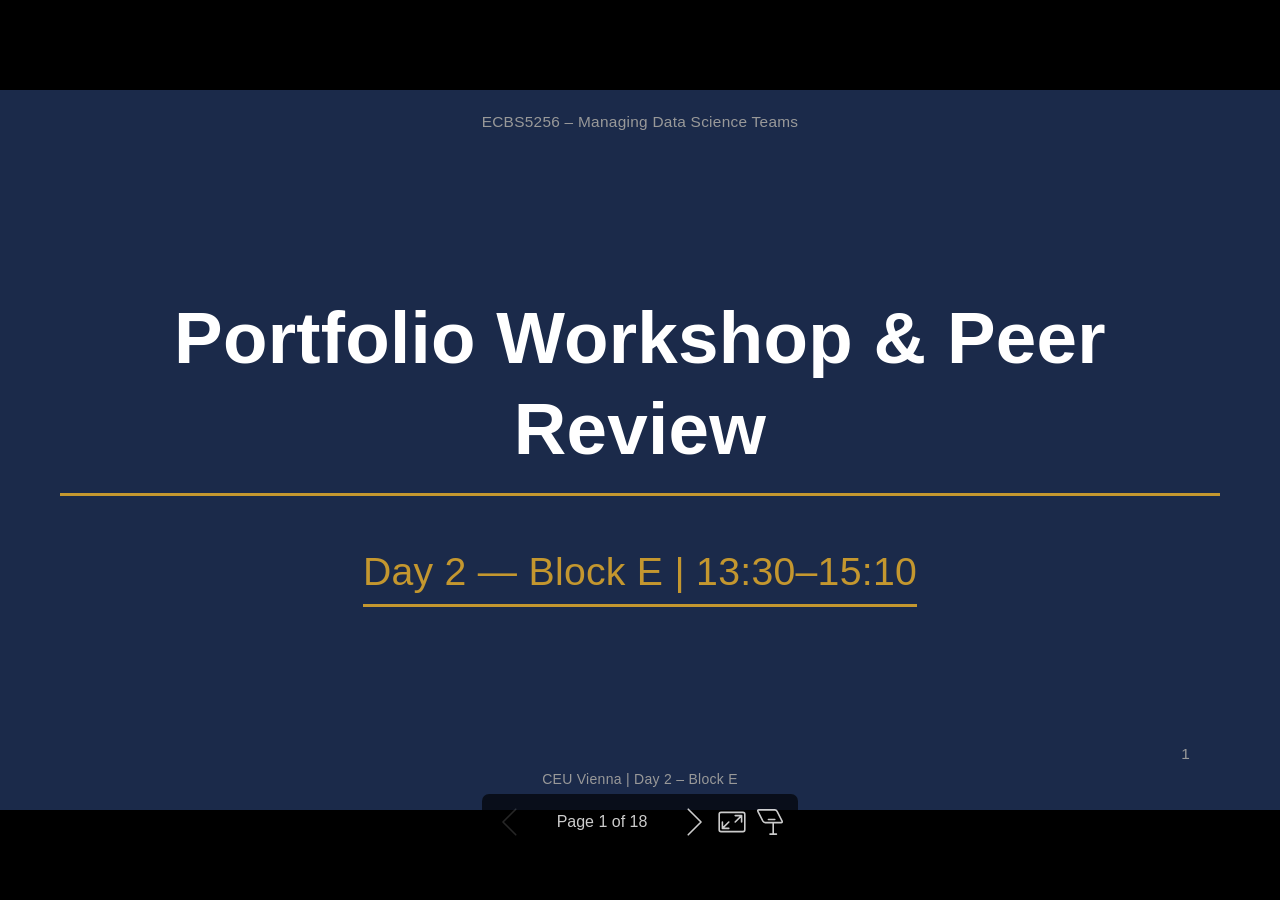
<file: day-2/block-e-portfolio-workshop/slides.html>
<!DOCTYPE html><html lang="POSIX"><head><title>Portfolio Workshop &amp; Peer Review</title><meta property="og:title" content="Portfolio Workshop &amp; Peer Review"><meta charset="UTF-8"><meta name="viewport" content="width=device-width,height=device-height,initial-scale=1.0"><meta name="apple-mobile-web-app-capable" content="yes"><meta http-equiv="X-UA-Compatible" content="ie=edge"><meta property="og:type" content="website"><meta name="twitter:card" content="summary"><style>@media screen{body[data-bespoke-view=""] .bespoke-marp-parent>.bespoke-marp-osc>button,body[data-bespoke-view=next] .bespoke-marp-parent>.bespoke-marp-osc>button,body[data-bespoke-view=presenter] .bespoke-marp-presenter-container .bespoke-marp-presenter-info-container button,body[data-bespoke-view=presenter] .bespoke-marp-presenter-container .bespoke-marp-presenter-note-container button{appearance:none;background-color:initial;border:0;color:inherit;cursor:pointer;font-size:inherit;opacity:.8;outline:none;padding:0;transition:opacity .2s linear;-webkit-tap-highlight-color:transparent}body[data-bespoke-view=""] .bespoke-marp-parent>.bespoke-marp-osc>button:disabled,body[data-bespoke-view=next] .bespoke-marp-parent>.bespoke-marp-osc>button:disabled,body[data-bespoke-view=presenter] .bespoke-marp-presenter-container .bespoke-marp-presenter-info-container button:disabled,body[data-bespoke-view=presenter] .bespoke-marp-presenter-container .bespoke-marp-presenter-note-container button:disabled{cursor:not-allowed;opacity:.15!important}body[data-bespoke-view=""] .bespoke-marp-parent>.bespoke-marp-osc>button:hover,body[data-bespoke-view=next] .bespoke-marp-parent>.bespoke-marp-osc>button:hover,body[data-bespoke-view=presenter] .bespoke-marp-presenter-container .bespoke-marp-presenter-info-container button:hover,body[data-bespoke-view=presenter] .bespoke-marp-presenter-container .bespoke-marp-presenter-note-container button:hover{opacity:1}body[data-bespoke-view=""] .bespoke-marp-parent>.bespoke-marp-osc>button:hover:active,body[data-bespoke-view=next] .bespoke-marp-parent>.bespoke-marp-osc>button:hover:active,body[data-bespoke-view=presenter] .bespoke-marp-presenter-container .bespoke-marp-presenter-info-container button:hover:active,body[data-bespoke-view=presenter] .bespoke-marp-presenter-container .bespoke-marp-presenter-note-container button:hover:active{opacity:.6}body[data-bespoke-view=""] .bespoke-marp-parent>.bespoke-marp-osc>button:hover:not(:disabled),body[data-bespoke-view=next] .bespoke-marp-parent>.bespoke-marp-osc>button:hover:not(:disabled),body[data-bespoke-view=presenter] .bespoke-marp-presenter-container .bespoke-marp-presenter-info-container button:hover:not(:disabled),body[data-bespoke-view=presenter] .bespoke-marp-presenter-container .bespoke-marp-presenter-note-container button:hover:not(:disabled){transition:none}body[data-bespoke-view=""] .bespoke-marp-parent>.bespoke-marp-osc>button[data-bespoke-marp-osc=prev],body[data-bespoke-view=next] .bespoke-marp-parent>.bespoke-marp-osc>button[data-bespoke-marp-osc=prev],body[data-bespoke-view=presenter] .bespoke-marp-presenter-container .bespoke-marp-presenter-info-container button.bespoke-marp-presenter-info-page-prev{background:#0000 url("[data-uri]") no-repeat 50%;background-size:contain;overflow:hidden;text-indent:100%;white-space:nowrap}body[data-bespoke-view=""] .bespoke-marp-parent>.bespoke-marp-osc>button[data-bespoke-marp-osc=next],body[data-bespoke-view=next] .bespoke-marp-parent>.bespoke-marp-osc>button[data-bespoke-marp-osc=next],body[data-bespoke-view=presenter] .bespoke-marp-presenter-container .bespoke-marp-presenter-info-container button.bespoke-marp-presenter-info-page-next{background:#0000 url("[data-uri]") no-repeat 50%;background-size:contain;overflow:hidden;text-indent:100%;white-space:nowrap}body[data-bespoke-view=""] .bespoke-marp-parent>.bespoke-marp-osc>button[data-bespoke-marp-osc=fullscreen],body[data-bespoke-view=next] .bespoke-marp-parent>.bespoke-marp-osc>button[data-bespoke-marp-osc=fullscreen]{background:#0000 url("[data-uri]") no-repeat 50%;background-size:contain;overflow:hidden;text-indent:100%;white-space:nowrap}body[data-bespoke-view=""] .bespoke-marp-parent>.bespoke-marp-osc>button.exit[data-bespoke-marp-osc=fullscreen],body[data-bespoke-view=next] .bespoke-marp-parent>.bespoke-marp-osc>button.exit[data-bespoke-marp-osc=fullscreen]{background-image:url("[data-uri]")}body[data-bespoke-view=""] .bespoke-marp-parent>.bespoke-marp-osc>button[data-bespoke-marp-osc=presenter],body[data-bespoke-view=next] .bespoke-marp-parent>.bespoke-marp-osc>button[data-bespoke-marp-osc=presenter]{background:#0000 url("[data-uri]") no-repeat 50%;background-size:contain;overflow:hidden;text-indent:100%;white-space:nowrap}body[data-bespoke-view=presenter] .bespoke-marp-presenter-container .bespoke-marp-presenter-note-container button.bespoke-marp-presenter-note-bigger{background:#0000 url("[data-uri]") no-repeat 50%;background-size:contain;overflow:hidden;text-indent:100%;white-space:nowrap}body[data-bespoke-view=presenter] .bespoke-marp-presenter-container .bespoke-marp-presenter-note-container button.bespoke-marp-presenter-note-smaller{background:#0000 url("[data-uri]") no-repeat 50%;background-size:contain;overflow:hidden;text-indent:100%;white-space:nowrap}}@keyframes __bespoke_marp_transition_reduced_outgoing__{0%{opacity:1}to{opacity:0}}@keyframes __bespoke_marp_transition_reduced_incoming__{0%{mix-blend-mode:plus-lighter;opacity:0}to{mix-blend-mode:plus-lighter;opacity:1}}.bespoke-marp-note,.bespoke-marp-osc,.bespoke-progress-parent{display:none;transition:none}@media screen{::view-transition-group(*){animation-duration:var(--marp-bespoke-transition-animation-duration,.5s);animation-timing-function:ease}::view-transition-new(*),::view-transition-old(*){animation-delay:0s;animation-direction:var(--marp-bespoke-transition-animation-direction,normal);animation-duration:var(--marp-bespoke-transition-animation-duration,.5s);animation-fill-mode:both;animation-name:var(--marp-bespoke-transition-animation-name,var(--marp-bespoke-transition-animation-name-fallback,__bespoke_marp_transition_no_animation__));mix-blend-mode:normal}::view-transition-old(*){--marp-bespoke-transition-animation-name-fallback:__bespoke_marp_transition_reduced_outgoing__;animation-timing-function:ease}::view-transition-new(*){--marp-bespoke-transition-animation-name-fallback:__bespoke_marp_transition_reduced_incoming__;animation-timing-function:ease}::view-transition-new(root),::view-transition-old(root){animation-timing-function:linear}::view-transition-new(__bespoke_marp_transition_osc__),::view-transition-old(__bespoke_marp_transition_osc__){animation-duration:0s!important;animation-name:__bespoke_marp_transition_osc__!important}::view-transition-new(__bespoke_marp_transition_osc__){opacity:0!important}.bespoke-marp-transition-warming-up::view-transition-group(*),.bespoke-marp-transition-warming-up::view-transition-new(*),.bespoke-marp-transition-warming-up::view-transition-old(*){animation-play-state:paused!important}body,html{height:100%;margin:0}body{background:#000;overflow:hidden}svg.bespoke-marp-slide{content-visibility:hidden;opacity:0;pointer-events:none;z-index:-1}svg.bespoke-marp-slide:not(.bespoke-marp-active) *{view-transition-name:none!important}svg.bespoke-marp-slide.bespoke-marp-active{content-visibility:visible;opacity:1;pointer-events:auto;z-index:0}svg.bespoke-marp-slide.bespoke-marp-active.bespoke-marp-active-ready *{animation-name:__bespoke_marp__!important}@supports not (content-visibility:hidden){svg.bespoke-marp-slide[data-bespoke-marp-load=hideable]{display:none}svg.bespoke-marp-slide[data-bespoke-marp-load=hideable].bespoke-marp-active{display:block}}}@media screen and (prefers-reduced-motion:reduce){svg.bespoke-marp-slide *{view-transition-name:none!important}}@media screen{[data-bespoke-marp-fragment=inactive]{visibility:hidden}body[data-bespoke-view=""] .bespoke-marp-parent,body[data-bespoke-view=next] .bespoke-marp-parent{inset:0;position:absolute}body[data-bespoke-view=""] .bespoke-marp-parent>.bespoke-marp-osc,body[data-bespoke-view=next] .bespoke-marp-parent>.bespoke-marp-osc{background:#000000a6;border-radius:7px;bottom:50px;color:#fff;contain:paint;display:block;font-family:Helvetica,Arial,sans-serif;font-size:16px;left:50%;line-height:0;opacity:1;padding:12px;position:absolute;touch-action:manipulation;transform:translateX(-50%);transition:opacity .2s linear;-webkit-user-select:none;user-select:none;white-space:nowrap;will-change:transform;z-index:1;view-transition-name:__bespoke_marp_transition_osc__}body[data-bespoke-view=""] .bespoke-marp-parent>.bespoke-marp-osc>*,body[data-bespoke-view=next] .bespoke-marp-parent>.bespoke-marp-osc>*{margin-left:6px}body[data-bespoke-view=""] .bespoke-marp-parent>.bespoke-marp-osc>:first-child,body[data-bespoke-view=next] .bespoke-marp-parent>.bespoke-marp-osc>:first-child{margin-left:0}body[data-bespoke-view=""] .bespoke-marp-parent>.bespoke-marp-osc>span,body[data-bespoke-view=next] .bespoke-marp-parent>.bespoke-marp-osc>span{opacity:.8}body[data-bespoke-view=""] .bespoke-marp-parent>.bespoke-marp-osc>span[data-bespoke-marp-osc=page],body[data-bespoke-view=next] .bespoke-marp-parent>.bespoke-marp-osc>span[data-bespoke-marp-osc=page]{display:inline-block;min-width:140px;text-align:center}body[data-bespoke-view=""] .bespoke-marp-parent>.bespoke-marp-osc>button[data-bespoke-marp-osc=fullscreen],body[data-bespoke-view=""] .bespoke-marp-parent>.bespoke-marp-osc>button[data-bespoke-marp-osc=next],body[data-bespoke-view=""] .bespoke-marp-parent>.bespoke-marp-osc>button[data-bespoke-marp-osc=presenter],body[data-bespoke-view=""] .bespoke-marp-parent>.bespoke-marp-osc>button[data-bespoke-marp-osc=prev],body[data-bespoke-view=next] .bespoke-marp-parent>.bespoke-marp-osc>button[data-bespoke-marp-osc=fullscreen],body[data-bespoke-view=next] .bespoke-marp-parent>.bespoke-marp-osc>button[data-bespoke-marp-osc=next],body[data-bespoke-view=next] .bespoke-marp-parent>.bespoke-marp-osc>button[data-bespoke-marp-osc=presenter],body[data-bespoke-view=next] .bespoke-marp-parent>.bespoke-marp-osc>button[data-bespoke-marp-osc=prev]{height:32px;line-height:32px;width:32px}body[data-bespoke-view=""] .bespoke-marp-parent.bespoke-marp-inactive,body[data-bespoke-view=next] .bespoke-marp-parent.bespoke-marp-inactive{cursor:none}body[data-bespoke-view=""] .bespoke-marp-parent.bespoke-marp-inactive>.bespoke-marp-osc,body[data-bespoke-view=next] .bespoke-marp-parent.bespoke-marp-inactive>.bespoke-marp-osc{opacity:0;pointer-events:none}body[data-bespoke-view=""] svg.bespoke-marp-slide,body[data-bespoke-view=next] svg.bespoke-marp-slide{height:100%;left:0;position:absolute;top:0;width:100%}body[data-bespoke-view=""] .bespoke-progress-parent{background:#222;display:flex;height:5px;width:100%}body[data-bespoke-view=""] .bespoke-progress-parent+.bespoke-marp-parent{top:5px}body[data-bespoke-view=""] .bespoke-progress-parent .bespoke-progress-bar{background:#0288d1;flex:0 0 0;transition:flex-basis .2s cubic-bezier(0,1,1,1)}body[data-bespoke-view=next]{background:#0000}body[data-bespoke-view=presenter]{background:#161616}body[data-bespoke-view=presenter] .bespoke-marp-presenter-container{display:grid;font-family:Helvetica,Arial,sans-serif;grid-template:"current dragbar next" minmax(140px,1fr) "current dragbar note" 2fr "info    dragbar note" 3em;grid-template-columns:minmax(3px,var(--bespoke-marp-presenter-split-ratio,66%)) 0 minmax(3px,1fr);height:100%;left:0;position:absolute;top:0;width:100%}body[data-bespoke-view=presenter] .bespoke-marp-presenter-container .bespoke-marp-parent{grid-area:current;overflow:hidden;position:relative}body[data-bespoke-view=presenter] .bespoke-marp-presenter-container .bespoke-marp-parent svg.bespoke-marp-slide{height:calc(100% - 40px);left:20px;pointer-events:none;position:absolute;top:20px;-webkit-user-select:none;user-select:none;width:calc(100% - 40px)}body[data-bespoke-view=presenter] .bespoke-marp-presenter-container .bespoke-marp-parent svg.bespoke-marp-slide.bespoke-marp-active{filter:drop-shadow(0 3px 10px rgba(0,0,0,.5))}body[data-bespoke-view=presenter] .bespoke-marp-presenter-container .bespoke-marp-presenter-dragbar-container{background:#0288d1;cursor:col-resize;grid-area:dragbar;margin-left:-3px;opacity:0;position:relative;transition:opacity .4s linear .1s;width:6px;z-index:10}body[data-bespoke-view=presenter] .bespoke-marp-presenter-container .bespoke-marp-presenter-dragbar-container:hover{opacity:1}body[data-bespoke-view=presenter] .bespoke-marp-presenter-container .bespoke-marp-presenter-dragbar-container.active{opacity:1;transition-delay:0s}body[data-bespoke-view=presenter] .bespoke-marp-presenter-container .bespoke-marp-presenter-next-container{background:#222;cursor:pointer;display:none;grid-area:next;overflow:hidden;position:relative}body[data-bespoke-view=presenter] .bespoke-marp-presenter-container .bespoke-marp-presenter-next-container.active{display:block}body[data-bespoke-view=presenter] .bespoke-marp-presenter-container .bespoke-marp-presenter-next-container iframe.bespoke-marp-presenter-next{background:#0000;border:0;display:block;filter:drop-shadow(0 3px 10px rgba(0,0,0,.5));height:calc(100% - 40px);left:20px;pointer-events:none;position:absolute;top:20px;-webkit-user-select:none;user-select:none;width:calc(100% - 40px)}body[data-bespoke-view=presenter] .bespoke-marp-presenter-container .bespoke-marp-presenter-note-container{background:#222;color:#eee;grid-area:note;position:relative;z-index:1}body[data-bespoke-view=presenter] .bespoke-marp-presenter-container .bespoke-marp-presenter-note-container button{height:1.5em;line-height:1.5em;width:1.5em}body[data-bespoke-view=presenter] .bespoke-marp-presenter-container .bespoke-marp-presenter-note-container .bespoke-marp-presenter-note-wrapper{display:block;inset:0;position:absolute}body[data-bespoke-view=presenter] .bespoke-marp-presenter-container .bespoke-marp-presenter-note-container .bespoke-marp-presenter-note-buttons{background:#000000a6;border-radius:4px;bottom:0;display:flex;gap:4px;margin:12px;opacity:0;padding:6px;pointer-events:none;position:absolute;right:0;transition:opacity .2s linear}body[data-bespoke-view=presenter] .bespoke-marp-presenter-container .bespoke-marp-presenter-note-container .bespoke-marp-presenter-note-buttons:focus-within,body[data-bespoke-view=presenter] .bespoke-marp-presenter-container .bespoke-marp-presenter-note-container .bespoke-marp-presenter-note-wrapper:focus-within+.bespoke-marp-presenter-note-buttons,body[data-bespoke-view=presenter] .bespoke-marp-presenter-container .bespoke-marp-presenter-note-container:hover .bespoke-marp-presenter-note-buttons{opacity:1;pointer-events:auto}body[data-bespoke-view=presenter] .bespoke-marp-presenter-container .bespoke-marp-presenter-note-container .bespoke-marp-note{box-sizing:border-box;font-size:calc(1.1em*var(--bespoke-marp-note-font-scale, 1));height:calc(100% - 40px);margin:20px;overflow:auto;padding-right:3px;white-space:pre-wrap;width:calc(100% - 40px);word-wrap:break-word;scrollbar-color:#eeeeee80 #0000;scrollbar-width:thin}body[data-bespoke-view=presenter] .bespoke-marp-presenter-container .bespoke-marp-presenter-note-container .bespoke-marp-note::-webkit-scrollbar{width:6px}body[data-bespoke-view=presenter] .bespoke-marp-presenter-container .bespoke-marp-presenter-note-container .bespoke-marp-note::-webkit-scrollbar-track{background:#0000}body[data-bespoke-view=presenter] .bespoke-marp-presenter-container .bespoke-marp-presenter-note-container .bespoke-marp-note::-webkit-scrollbar-thumb{background:#eeeeee80;border-radius:6px}body[data-bespoke-view=presenter] .bespoke-marp-presenter-container .bespoke-marp-presenter-note-container .bespoke-marp-note:empty{pointer-events:none}body[data-bespoke-view=presenter] .bespoke-marp-presenter-container .bespoke-marp-presenter-note-container .bespoke-marp-note.active{display:block}body[data-bespoke-view=presenter] .bespoke-marp-presenter-container .bespoke-marp-presenter-note-container .bespoke-marp-note p:first-child{margin-top:0}body[data-bespoke-view=presenter] .bespoke-marp-presenter-container .bespoke-marp-presenter-note-container .bespoke-marp-note p:last-child{margin-bottom:0}body[data-bespoke-view=presenter] .bespoke-marp-presenter-container .bespoke-marp-presenter-info-container{align-items:center;box-sizing:border-box;color:#eee;display:flex;flex-wrap:nowrap;grid-area:info;justify-content:center;overflow:hidden;padding:0 10px}body[data-bespoke-view=presenter] .bespoke-marp-presenter-container .bespoke-marp-presenter-info-container .bespoke-marp-presenter-info-page,body[data-bespoke-view=presenter] .bespoke-marp-presenter-container .bespoke-marp-presenter-info-container .bespoke-marp-presenter-info-time,body[data-bespoke-view=presenter] .bespoke-marp-presenter-container .bespoke-marp-presenter-info-container .bespoke-marp-presenter-info-timer{box-sizing:border-box;display:block;padding:0 10px;white-space:nowrap;width:100%}body[data-bespoke-view=presenter] .bespoke-marp-presenter-container .bespoke-marp-presenter-info-container button{height:1.5em;line-height:1.5em;width:1.5em}body[data-bespoke-view=presenter] .bespoke-marp-presenter-container .bespoke-marp-presenter-info-container .bespoke-marp-presenter-info-page{order:2;text-align:center}body[data-bespoke-view=presenter] .bespoke-marp-presenter-container .bespoke-marp-presenter-info-container .bespoke-marp-presenter-info-page .bespoke-marp-presenter-info-page-text{display:inline-block;min-width:120px;text-align:center}body[data-bespoke-view=presenter] .bespoke-marp-presenter-container .bespoke-marp-presenter-info-container .bespoke-marp-presenter-info-time{color:#999;order:1;text-align:left}body[data-bespoke-view=presenter] .bespoke-marp-presenter-container .bespoke-marp-presenter-info-container .bespoke-marp-presenter-info-timer{color:#999;order:3;text-align:right}body[data-bespoke-view=presenter] .bespoke-marp-presenter-container .bespoke-marp-presenter-info-container .bespoke-marp-presenter-info-timer:hover{cursor:pointer}}@media print{.bespoke-marp-presenter-info-container,.bespoke-marp-presenter-next-container,.bespoke-marp-presenter-note-container{display:none}}</style><style>div#\:\$p > svg > foreignObject > section{width:1280px;height:720px;box-sizing:border-box;overflow:hidden;position:relative;scroll-snap-align:center center;-webkit-text-size-adjust:100%;text-size-adjust:100%}div#\:\$p > svg > foreignObject > section::after{bottom:0;content:attr(data-marpit-pagination);padding:inherit;pointer-events:none;position:absolute;right:0}div#\:\$p > svg > foreignObject > section:not([data-marpit-pagination])::after{display:none}div#\:\$p > svg > foreignObject > section :is(h1, marp-h1){font-size:2em;margin-block:0.67em}div#\:\$p > svg > foreignObject > section video::-webkit-media-controls{will-change:transform}@page {size:1280px 720px;margin:0}@media print{html, body{background-color:#fff;margin:0;page-break-inside:avoid;break-inside:avoid-page}div#\:\$p > svg > foreignObject > section{page-break-before:always;break-before:page}div#\:\$p > svg > foreignObject > section, div#\:\$p > svg > foreignObject > section *{-webkit-print-color-adjust:exact!important;animation-delay:0s!important;animation-duration:0s!important;color-adjust:exact!important;print-color-adjust:exact!important;transition:none!important}div#\:\$p > svg[data-marpit-svg]{display:block;height:100vh;width:100vw}}div#\:\$p > svg > foreignObject > section{--focus-outlineColor:light-dark(#0969da, #1f6feb);--fgColor-default:light-dark(#1f2328, #f0f6fc);--fgColor-muted:light-dark(#59636e, #9198a1);--fgColor-accent:light-dark(#0969da, #4493f8);--fgColor-success:light-dark(#1a7f37, #3fb950);--fgColor-attention:light-dark(#9a6700, #d29922);--fgColor-danger:light-dark(#d1242f, #f85149);--fgColor-done:light-dark(#8250df, #ab7df8);--bgColor-default:light-dark(#fff, #0d1117);--bgColor-muted:light-dark(#f6f8fa, #151b23);--bgColor-neutral-muted:light-dark(#818b981f, #656c7633);--bgColor-attention-muted:light-dark(#fff8c5, #bb800926);--borderColor-default:light-dark(#d1d9e0, #3d444d);--borderColor-muted:light-dark(#d1d9e0b3, #3d444db3);--borderColor-neutral-muted:light-dark(#d1d9e0b3, #3d444db3);--borderColor-accent-emphasis:light-dark(#0969da, #1f6feb);--borderColor-success-emphasis:light-dark(#1a7f37, #238636);--borderColor-attention-emphasis:light-dark(#9a6700, #9e6a03);--borderColor-danger-emphasis:light-dark(#cf222e, #da3633);--borderColor-done-emphasis:light-dark(#8250df, #8957e5);--color-prettylights-syntax-comment:light-dark(#59636e, #9198a1);--color-prettylights-syntax-constant:light-dark(#0550ae, #79c0ff);--color-prettylights-syntax-constant-other-reference-link:light-dark(#0a3069, #a5d6ff);--color-prettylights-syntax-entity:light-dark(#6639ba, #d2a8ff);--color-prettylights-syntax-storage-modifier-import:light-dark(#1f2328, #f0f6fc);--color-prettylights-syntax-entity-tag:light-dark(#0550ae, #7ee787);--color-prettylights-syntax-keyword:light-dark(#cf222e, #ff7b72);--color-prettylights-syntax-string:light-dark(#0a3069, #a5d6ff);--color-prettylights-syntax-variable:light-dark(#953800, #ffa657);--color-prettylights-syntax-brackethighlighter-unmatched:light-dark(#82071e, #f85149);--color-prettylights-syntax-brackethighlighter-angle:light-dark(#59636e, #9198a1);--color-prettylights-syntax-invalid-illegal-text:light-dark(#f6f8fa, #f0f6fc);--color-prettylights-syntax-invalid-illegal-bg:light-dark(#82071e, #8e1519);--color-prettylights-syntax-carriage-return-text:light-dark(#f6f8fa, #f0f6fc);--color-prettylights-syntax-carriage-return-bg:light-dark(#cf222e, #b62324);--color-prettylights-syntax-string-regexp:light-dark(#116329, #7ee787);--color-prettylights-syntax-markup-list:light-dark(#3b2300, #f2cc60);--color-prettylights-syntax-markup-heading:light-dark(#0550ae, #1f6feb);--color-prettylights-syntax-markup-italic:light-dark(#1f2328, #f0f6fc);--color-prettylights-syntax-markup-bold:light-dark(#1f2328, #f0f6fc);--color-prettylights-syntax-markup-deleted-text:light-dark(#82071e, #ffdcd7);--color-prettylights-syntax-markup-deleted-bg:light-dark(#ffebe9, #67060c);--color-prettylights-syntax-markup-inserted-text:light-dark(#116329, #aff5b4);--color-prettylights-syntax-markup-inserted-bg:light-dark(#dafbe1, #033a16);--color-prettylights-syntax-markup-changed-text:light-dark(#953800, #ffdfb6);--color-prettylights-syntax-markup-changed-bg:light-dark(#ffd8b5, #5a1e02);--color-prettylights-syntax-markup-ignored-text:light-dark(#d1d9e0, #f0f6fc);--color-prettylights-syntax-markup-ignored-bg:light-dark(#0550ae, #1158c7);--color-prettylights-syntax-meta-diff-range:light-dark(#8250df, #d2a8ff);--color-prettylights-syntax-sublimelinter-gutter-mark:light-dark(#818b98, #3d444d);--base-size-4:calc(var(--marpit-root-font-size, 1rem) * 0.25);--base-size-8:calc(var(--marpit-root-font-size, 1rem) * 0.5);--base-size-16:calc(var(--marpit-root-font-size, 1rem) * 1);--base-size-24:calc(var(--marpit-root-font-size, 1rem) * 1.5);--base-size-40:calc(var(--marpit-root-font-size, 1rem) * 2.5);--base-text-weight-normal:400;--base-text-weight-medium:500;--base-text-weight-semibold:600;--fontStack-monospace:ui-monospace, SFMono-Regular, SF Mono, Menlo, Consolas, Liberation Mono, monospace;--fgColor-accent:Highlight;}/*!
 * Marp default theme.
 *
 * @theme default
 * @author Yuki Hattori
 *
 * @auto-scaling true
 * @size 16:9 1280px 720px
 * @size 4:3 960px 720px
 */div#\:\$p > svg > foreignObject > section [data-theme=light],div#\:\$p > svg > foreignObject > section{color-scheme:light}div#\:\$p > svg > foreignObject > section [data-theme=dark],div#\:\$p > svg > foreignObject > section:where(.invert){color-scheme:dark}div#\:\$p > svg > foreignObject > section{-ms-text-size-adjust:100%;-webkit-text-size-adjust:100%;background-color:var(--bgColor-default);color:var(--fgColor-default);font-family:-apple-system,BlinkMacSystemFont,Segoe UI,Noto Sans,Helvetica,Arial,sans-serif,Apple Color Emoji,Segoe UI Emoji;font-size:16px;line-height:1.5;margin:0;word-wrap:break-word}div#\:\$p > svg > foreignObject > section{--marpit-root-font-size:16px}div#\:\$p > svg > foreignObject > section :is(h1, marp-h1):hover .anchor .octicon-link:before,div#\:\$p > svg > foreignObject > section :is(h2, marp-h2):hover .anchor .octicon-link:before,div#\:\$p > svg > foreignObject > section :is(h3, marp-h3):hover .anchor .octicon-link:before,div#\:\$p > svg > foreignObject > section :is(h4, marp-h4):hover .anchor .octicon-link:before,div#\:\$p > svg > foreignObject > section :is(h5, marp-h5):hover .anchor .octicon-link:before,div#\:\$p > svg > foreignObject > section :is(h6, marp-h6):hover .anchor .octicon-link:before{background-color:currentColor;content:" ";display:inline-block;height:16px;-webkit-mask-image:url('data:image/svg+xml;charset=utf-8,<svg xmlns="http://www.w3.org/2000/svg" aria-hidden="true" viewBox="0 0 16 16"><path fill-rule="evenodd" d="M7.775 3.275a.75.75 0 0 0 1.06 1.06l1.25-1.25a2 2 0 1 1 2.83 2.83l-2.5 2.5a2 2 0 0 1-2.83 0 .75.75 0 0 0-1.06 1.06 3.5 3.5 0 0 0 4.95 0l2.5-2.5a3.5 3.5 0 0 0-4.95-4.95zm-4.69 9.64a2 2 0 0 1 0-2.83l2.5-2.5a2 2 0 0 1 2.83 0 .75.75 0 0 0 1.06-1.06 3.5 3.5 0 0 0-4.95 0l-2.5 2.5a3.5 3.5 0 0 0 4.95 4.95l1.25-1.25a.75.75 0 0 0-1.06-1.06l-1.25 1.25a2 2 0 0 1-2.83 0"/></svg>');mask-image:url('data:image/svg+xml;charset=utf-8,<svg xmlns="http://www.w3.org/2000/svg" aria-hidden="true" viewBox="0 0 16 16"><path fill-rule="evenodd" d="M7.775 3.275a.75.75 0 0 0 1.06 1.06l1.25-1.25a2 2 0 1 1 2.83 2.83l-2.5 2.5a2 2 0 0 1-2.83 0 .75.75 0 0 0-1.06 1.06 3.5 3.5 0 0 0 4.95 0l2.5-2.5a3.5 3.5 0 0 0-4.95-4.95zm-4.69 9.64a2 2 0 0 1 0-2.83l2.5-2.5a2 2 0 0 1 2.83 0 .75.75 0 0 0 1.06-1.06 3.5 3.5 0 0 0-4.95 0l-2.5 2.5a3.5 3.5 0 0 0 4.95 4.95l1.25-1.25a.75.75 0 0 0-1.06-1.06l-1.25 1.25a2 2 0 0 1-2.83 0"/></svg>');width:16px}div#\:\$p > svg > foreignObject > section details,div#\:\$p > svg > foreignObject > section figcaption,div#\:\$p > svg > foreignObject > section figure{display:block}div#\:\$p > svg > foreignObject > section summary{display:list-item}div#\:\$p > svg > foreignObject > section [hidden]{display:none!important}div#\:\$p > svg > foreignObject > section a{background-color:transparent;color:var(--fgColor-accent);text-decoration:none}div#\:\$p > svg > foreignObject > section abbr[title]{border-bottom:none;-webkit-text-decoration:underline dotted;text-decoration:underline dotted}div#\:\$p > svg > foreignObject > section b,div#\:\$p > svg > foreignObject > section strong{font-weight:var(--base-text-weight-semibold, 600)}div#\:\$p > svg > foreignObject > section dfn{font-style:italic}div#\:\$p > svg > foreignObject > section :is(h1, marp-h1){border-bottom:1px solid var(--borderColor-muted);font-size:2em;font-weight:var(--base-text-weight-semibold, 600);margin:.67em 0;padding-bottom:.3em}div#\:\$p > svg > foreignObject > section mark{background-color:var(--bgColor-attention-muted);color:var(--fgColor-default)}div#\:\$p > svg > foreignObject > section small{font-size:90%}div#\:\$p > svg > foreignObject > section sub,div#\:\$p > svg > foreignObject > section sup{font-size:75%;line-height:0;position:relative;vertical-align:baseline}div#\:\$p > svg > foreignObject > section sub{bottom:-.25em}div#\:\$p > svg > foreignObject > section sup{top:-.5em}div#\:\$p > svg > foreignObject > section img{border-style:none;box-sizing:content-box;max-width:100%}div#\:\$p > svg > foreignObject > section code,div#\:\$p > svg > foreignObject > section kbd,div#\:\$p > svg > foreignObject > section :is(pre, marp-pre),div#\:\$p > svg > foreignObject > section samp{font-family:monospace;font-size:1em}div#\:\$p > svg > foreignObject > section figure{margin:1em var(--base-size-40)}div#\:\$p > svg > foreignObject > section hr{background:transparent;background-color:var(--borderColor-default);border:0;box-sizing:content-box;height:.25em;margin:var(--base-size-24) 0;overflow:hidden;padding:0}div#\:\$p > svg > foreignObject > section input{font:inherit;font-family:inherit;font-size:inherit;line-height:inherit;margin:0;overflow:visible}div#\:\$p > svg > foreignObject > section [type=button],div#\:\$p > svg > foreignObject > section [type=reset],div#\:\$p > svg > foreignObject > section [type=submit]{-webkit-appearance:button;-moz-appearance:button;appearance:button}div#\:\$p > svg > foreignObject > section [type=checkbox],div#\:\$p > svg > foreignObject > section [type=radio]{box-sizing:border-box;padding:0}div#\:\$p > svg > foreignObject > section [type=number]::-webkit-inner-spin-button,div#\:\$p > svg > foreignObject > section [type=number]::-webkit-outer-spin-button{height:auto}div#\:\$p > svg > foreignObject > section [type=search]::-webkit-search-cancel-button,div#\:\$p > svg > foreignObject > section [type=search]::-webkit-search-decoration{-webkit-appearance:none;appearance:none}div#\:\$p > svg > foreignObject > section ::-webkit-input-placeholder{color:inherit;opacity:.54}div#\:\$p > svg > foreignObject > section ::-webkit-file-upload-button{-webkit-appearance:button;appearance:button;font:inherit}div#\:\$p > svg > foreignObject > section a:hover{text-decoration:underline}div#\:\$p > svg > foreignObject > section ::-moz-placeholder{color:var(--fgColor-muted);opacity:1}div#\:\$p > svg > foreignObject > section ::placeholder{color:var(--fgColor-muted);opacity:1}div#\:\$p > svg > foreignObject > section hr:after,div#\:\$p > svg > foreignObject > section hr:before{content:"";display:table}div#\:\$p > svg > foreignObject > section hr:after{clear:both}div#\:\$p > svg > foreignObject > section table{border-collapse:collapse;border-spacing:0;display:block;font-variant:tabular-nums;max-width:100%;overflow:auto;width:-moz-max-content;width:max-content}div#\:\$p > svg > foreignObject > section td,div#\:\$p > svg > foreignObject > section th{padding:0}div#\:\$p > svg > foreignObject > section details summary{cursor:pointer}div#\:\$p > svg > foreignObject > section [role=button]:focus,div#\:\$p > svg > foreignObject > section a:focus,div#\:\$p > svg > foreignObject > section input[type=checkbox]:focus,div#\:\$p > svg > foreignObject > section input[type=radio]:focus{box-shadow:none;outline:2px solid var(--focus-outlineColor);outline-offset:-2px}div#\:\$p > svg > foreignObject > section [role=button]:focus:not(:focus-visible),div#\:\$p > svg > foreignObject > section a:focus:not(:focus-visible),div#\:\$p > svg > foreignObject > section input[type=checkbox]:focus:not(:focus-visible),div#\:\$p > svg > foreignObject > section input[type=radio]:focus:not(:focus-visible){outline:1px solid transparent}div#\:\$p > svg > foreignObject > section [role=button]:focus-visible,div#\:\$p > svg > foreignObject > section a:focus-visible,div#\:\$p > svg > foreignObject > section input[type=checkbox]:focus-visible,div#\:\$p > svg > foreignObject > section input[type=radio]:focus-visible{box-shadow:none;outline:2px solid var(--focus-outlineColor);outline-offset:-2px}div#\:\$p > svg > foreignObject > section a:not([class]):focus,div#\:\$p > svg > foreignObject > section a:not([class]):focus-visible,div#\:\$p > svg > foreignObject > section input[type=checkbox]:focus,div#\:\$p > svg > foreignObject > section input[type=checkbox]:focus-visible,div#\:\$p > svg > foreignObject > section input[type=radio]:focus,div#\:\$p > svg > foreignObject > section input[type=radio]:focus-visible{outline-offset:0}div#\:\$p > svg > foreignObject > section kbd{background-color:var(--bgColor-muted);border-bottom-color:var(--borderColor-neutral-muted);border:1px solid var(--borderColor-neutral-muted);border-radius:6px;box-shadow:inset 0 -1px 0 var(--borderColor-neutral-muted);color:var(--fgColor-default);display:inline-block;font:11px var(--fontStack-monospace, ui-monospace, SFMono-Regular, SF Mono, Menlo, Consolas, Liberation Mono, monospace);line-height:10px;padding:var(--base-size-4);vertical-align:middle}div#\:\$p > svg > foreignObject > section :is(h1, marp-h1),div#\:\$p > svg > foreignObject > section :is(h2, marp-h2),div#\:\$p > svg > foreignObject > section :is(h3, marp-h3),div#\:\$p > svg > foreignObject > section :is(h4, marp-h4),div#\:\$p > svg > foreignObject > section :is(h5, marp-h5),div#\:\$p > svg > foreignObject > section :is(h6, marp-h6){font-weight:var(--base-text-weight-semibold, 600);line-height:1.25;margin-bottom:var(--base-size-16);margin-top:var(--base-size-24)}div#\:\$p > svg > foreignObject > section :is(h2, marp-h2){border-bottom:1px solid var(--borderColor-muted);font-size:1.5em;padding-bottom:.3em}div#\:\$p > svg > foreignObject > section :is(h2, marp-h2),div#\:\$p > svg > foreignObject > section :is(h3, marp-h3){font-weight:var(--base-text-weight-semibold, 600)}div#\:\$p > svg > foreignObject > section :is(h3, marp-h3){font-size:1.25em}div#\:\$p > svg > foreignObject > section :is(h4, marp-h4){font-size:1em}div#\:\$p > svg > foreignObject > section :is(h4, marp-h4),div#\:\$p > svg > foreignObject > section :is(h5, marp-h5){font-weight:var(--base-text-weight-semibold, 600)}div#\:\$p > svg > foreignObject > section :is(h5, marp-h5){font-size:.875em}div#\:\$p > svg > foreignObject > section :is(h6, marp-h6){color:var(--fgColor-muted);font-size:.85em;font-weight:var(--base-text-weight-semibold, 600)}div#\:\$p > svg > foreignObject > section p{margin-bottom:10px;margin-top:0}div#\:\$p > svg > foreignObject > section blockquote{border-left:.25em solid var(--borderColor-default);color:var(--fgColor-muted);margin:0;padding:0 1em}div#\:\$p > svg > foreignObject > section ol,div#\:\$p > svg > foreignObject > section ul{margin-bottom:0;margin-top:0;padding-left:2em}div#\:\$p > svg > foreignObject > section ol ol,div#\:\$p > svg > foreignObject > section ul ol{list-style-type:lower-roman}div#\:\$p > svg > foreignObject > section ol ol ol,div#\:\$p > svg > foreignObject > section ol ul ol,div#\:\$p > svg > foreignObject > section ul ol ol,div#\:\$p > svg > foreignObject > section ul ul ol{list-style-type:lower-alpha}div#\:\$p > svg > foreignObject > section dd{margin-left:0}div#\:\$p > svg > foreignObject > section code,div#\:\$p > svg > foreignObject > section :is(pre, marp-pre),div#\:\$p > svg > foreignObject > section samp,div#\:\$p > svg > foreignObject > section tt{font-family:var(--fontStack-monospace, ui-monospace, SFMono-Regular, SF Mono, Menlo, Consolas, Liberation Mono, monospace);font-size:12px}div#\:\$p > svg > foreignObject > section :is(pre, marp-pre){margin-bottom:0;margin-top:0;word-wrap:normal}div#\:\$p > svg > foreignObject > section .octicon{display:inline-block;fill:currentColor;overflow:visible!important;vertical-align:text-bottom}div#\:\$p > svg > foreignObject > section input::-webkit-inner-spin-button,div#\:\$p > svg > foreignObject > section input::-webkit-outer-spin-button{-webkit-appearance:none;appearance:none;margin:0}div#\:\$p > svg > foreignObject > section .mr-2{margin-right:var(--base-size-8, 8px)!important}div#\:\$p > svg > foreignObject > section:after,div#\:\$p > svg > foreignObject > section:before{display:table}div#\:\$p > svg > foreignObject > section:after{clear:both}div#\:\$p > svg > foreignObject > section>:first-child{margin-top:0!important}div#\:\$p > svg > foreignObject > section>:last-child{margin-bottom:0!important}div#\:\$p > svg > foreignObject > section a:not([href]){color:inherit;text-decoration:none}div#\:\$p > svg > foreignObject > section .absent{color:var(--fgColor-danger)}div#\:\$p > svg > foreignObject > section .anchor{float:left;line-height:1;margin-left:-20px;padding-right:var(--base-size-4)}div#\:\$p > svg > foreignObject > section .anchor:focus{outline:none}div#\:\$p > svg > foreignObject > section blockquote,div#\:\$p > svg > foreignObject > section details,div#\:\$p > svg > foreignObject > section dl,div#\:\$p > svg > foreignObject > section ol,div#\:\$p > svg > foreignObject > section p,div#\:\$p > svg > foreignObject > section :is(pre, marp-pre),div#\:\$p > svg > foreignObject > section table,div#\:\$p > svg > foreignObject > section ul{margin-bottom:var(--base-size-16);margin-top:0}div#\:\$p > svg > foreignObject > section blockquote>:first-child{margin-top:0}div#\:\$p > svg > foreignObject > section blockquote>:last-child{margin-bottom:0}div#\:\$p > svg > foreignObject > section :is(h1, marp-h1) .octicon-link,div#\:\$p > svg > foreignObject > section :is(h2, marp-h2) .octicon-link,div#\:\$p > svg > foreignObject > section :is(h3, marp-h3) .octicon-link,div#\:\$p > svg > foreignObject > section :is(h4, marp-h4) .octicon-link,div#\:\$p > svg > foreignObject > section :is(h5, marp-h5) .octicon-link,div#\:\$p > svg > foreignObject > section :is(h6, marp-h6) .octicon-link{color:var(--fgColor-default);vertical-align:middle;visibility:hidden}div#\:\$p > svg > foreignObject > section :is(h1, marp-h1):hover .anchor,div#\:\$p > svg > foreignObject > section :is(h2, marp-h2):hover .anchor,div#\:\$p > svg > foreignObject > section :is(h3, marp-h3):hover .anchor,div#\:\$p > svg > foreignObject > section :is(h4, marp-h4):hover .anchor,div#\:\$p > svg > foreignObject > section :is(h5, marp-h5):hover .anchor,div#\:\$p > svg > foreignObject > section :is(h6, marp-h6):hover .anchor{text-decoration:none}div#\:\$p > svg > foreignObject > section :is(h1, marp-h1):hover .anchor .octicon-link,div#\:\$p > svg > foreignObject > section :is(h2, marp-h2):hover .anchor .octicon-link,div#\:\$p > svg > foreignObject > section :is(h3, marp-h3):hover .anchor .octicon-link,div#\:\$p > svg > foreignObject > section :is(h4, marp-h4):hover .anchor .octicon-link,div#\:\$p > svg > foreignObject > section :is(h5, marp-h5):hover .anchor .octicon-link,div#\:\$p > svg > foreignObject > section :is(h6, marp-h6):hover .anchor .octicon-link{visibility:visible}div#\:\$p > svg > foreignObject > section :is(h1, marp-h1) code,div#\:\$p > svg > foreignObject > section :is(h1, marp-h1) tt,div#\:\$p > svg > foreignObject > section :is(h2, marp-h2) code,div#\:\$p > svg > foreignObject > section :is(h2, marp-h2) tt,div#\:\$p > svg > foreignObject > section :is(h3, marp-h3) code,div#\:\$p > svg > foreignObject > section :is(h3, marp-h3) tt,div#\:\$p > svg > foreignObject > section :is(h4, marp-h4) code,div#\:\$p > svg > foreignObject > section :is(h4, marp-h4) tt,div#\:\$p > svg > foreignObject > section :is(h5, marp-h5) code,div#\:\$p > svg > foreignObject > section :is(h5, marp-h5) tt,div#\:\$p > svg > foreignObject > section :is(h6, marp-h6) code,div#\:\$p > svg > foreignObject > section :is(h6, marp-h6) tt{font-size:inherit;padding:0 .2em}div#\:\$p > svg > foreignObject > section summary :is(h1, marp-h1),div#\:\$p > svg > foreignObject > section summary :is(h2, marp-h2),div#\:\$p > svg > foreignObject > section summary :is(h3, marp-h3),div#\:\$p > svg > foreignObject > section summary :is(h4, marp-h4),div#\:\$p > svg > foreignObject > section summary :is(h5, marp-h5),div#\:\$p > svg > foreignObject > section summary :is(h6, marp-h6){display:inline-block}div#\:\$p > svg > foreignObject > section summary :is(h1, marp-h1) .anchor,div#\:\$p > svg > foreignObject > section summary :is(h2, marp-h2) .anchor,div#\:\$p > svg > foreignObject > section summary :is(h3, marp-h3) .anchor,div#\:\$p > svg > foreignObject > section summary :is(h4, marp-h4) .anchor,div#\:\$p > svg > foreignObject > section summary :is(h5, marp-h5) .anchor,div#\:\$p > svg > foreignObject > section summary :is(h6, marp-h6) .anchor{margin-left:-40px}div#\:\$p > svg > foreignObject > section summary :is(h1, marp-h1),div#\:\$p > svg > foreignObject > section summary :is(h2, marp-h2){border-bottom:0;padding-bottom:0}div#\:\$p > svg > foreignObject > section ol.no-list,div#\:\$p > svg > foreignObject > section ul.no-list{list-style-type:none;padding:0}div#\:\$p > svg > foreignObject > section ol[type="a s"]{list-style-type:lower-alpha}div#\:\$p > svg > foreignObject > section ol[type="A s"]{list-style-type:upper-alpha}div#\:\$p > svg > foreignObject > section ol[type="i s"]{list-style-type:lower-roman}div#\:\$p > svg > foreignObject > section ol[type="I s"]{list-style-type:upper-roman}div#\:\$p > svg > foreignObject > section div>ol:not([type]),div#\:\$p > svg > foreignObject > section ol[type="1"]{list-style-type:decimal}div#\:\$p > svg > foreignObject > section ol ol,div#\:\$p > svg > foreignObject > section ol ul,div#\:\$p > svg > foreignObject > section ul ol,div#\:\$p > svg > foreignObject > section ul ul{margin-bottom:0;margin-top:0}div#\:\$p > svg > foreignObject > section li>p{margin-top:var(--base-size-16)}div#\:\$p > svg > foreignObject > section li+li{margin-top:.25em}div#\:\$p > svg > foreignObject > section dl{padding:0}div#\:\$p > svg > foreignObject > section dl dt{font-size:1em;font-style:italic;font-weight:var(--base-text-weight-semibold, 600);margin-top:var(--base-size-16);padding:0}div#\:\$p > svg > foreignObject > section dl dd{margin-bottom:var(--base-size-16);padding:0 var(--base-size-16)}div#\:\$p > svg > foreignObject > section table th{font-weight:var(--base-text-weight-semibold, 600)}div#\:\$p > svg > foreignObject > section table td,div#\:\$p > svg > foreignObject > section table th{border:1px solid var(--borderColor-default);padding:6px 13px}div#\:\$p > svg > foreignObject > section table td>:last-child{margin-bottom:0}div#\:\$p > svg > foreignObject > section table tr{background-color:var(--bgColor-default);border-top:1px solid var(--borderColor-muted)}div#\:\$p > svg > foreignObject > section table tr:nth-child(2n){background-color:var(--bgColor-muted)}div#\:\$p > svg > foreignObject > section table img{background-color:transparent}div#\:\$p > svg > foreignObject > section img[align=right]{padding-left:20px}div#\:\$p > svg > foreignObject > section img[align=left]{padding-right:20px}div#\:\$p > svg > foreignObject > section .emoji{background-color:transparent;max-width:none;vertical-align:text-top}div#\:\$p > svg > foreignObject > section :is(span, marp-span).frame,div#\:\$p > svg > foreignObject > section :is(span, marp-span).frame>:is(span, marp-span){display:block;overflow:hidden}div#\:\$p > svg > foreignObject > section :is(span, marp-span).frame>:is(span, marp-span){border:1px solid var(--borderColor-default);float:left;margin:13px 0 0;padding:7px;width:auto}div#\:\$p > svg > foreignObject > section :is(span, marp-span).frame :is(span, marp-span) img{display:block;float:left}div#\:\$p > svg > foreignObject > section :is(span, marp-span).frame :is(span, marp-span) :is(span, marp-span){clear:both;color:var(--fgColor-default);display:block;padding:5px 0 0}div#\:\$p > svg > foreignObject > section :is(span, marp-span).align-center{clear:both;display:block;overflow:hidden}div#\:\$p > svg > foreignObject > section :is(span, marp-span).align-center>:is(span, marp-span){display:block;margin:13px auto 0;overflow:hidden;text-align:center}div#\:\$p > svg > foreignObject > section :is(span, marp-span).align-center :is(span, marp-span) img{margin:0 auto;text-align:center}div#\:\$p > svg > foreignObject > section :is(span, marp-span).align-right{clear:both;display:block;overflow:hidden}div#\:\$p > svg > foreignObject > section :is(span, marp-span).align-right>:is(span, marp-span){display:block;margin:13px 0 0;overflow:hidden;text-align:right}div#\:\$p > svg > foreignObject > section :is(span, marp-span).align-right :is(span, marp-span) img{margin:0;text-align:right}div#\:\$p > svg > foreignObject > section :is(span, marp-span).float-left{display:block;float:left;margin-right:13px;overflow:hidden}div#\:\$p > svg > foreignObject > section :is(span, marp-span).float-left :is(span, marp-span){margin:13px 0 0}div#\:\$p > svg > foreignObject > section :is(span, marp-span).float-right{display:block;float:right;margin-left:13px;overflow:hidden}div#\:\$p > svg > foreignObject > section :is(span, marp-span).float-right>:is(span, marp-span){display:block;margin:13px auto 0;overflow:hidden;text-align:right}div#\:\$p > svg > foreignObject > section code,div#\:\$p > svg > foreignObject > section tt{background-color:var(--bgColor-neutral-muted);border-radius:6px;font-size:85%;margin:0;padding:.2em .4em;white-space:break-spaces}div#\:\$p > svg > foreignObject > section code br,div#\:\$p > svg > foreignObject > section tt br{display:none}div#\:\$p > svg > foreignObject > section del code{text-decoration:inherit}div#\:\$p > svg > foreignObject > section samp{font-size:85%}div#\:\$p > svg > foreignObject > section :is(pre, marp-pre) code{font-size:100%}div#\:\$p > svg > foreignObject > section :is(pre, marp-pre)>code{background:transparent;border:0;margin:0;padding:0;white-space:pre;word-break:normal}div#\:\$p > svg > foreignObject > section .highlight{margin-bottom:var(--base-size-16)}div#\:\$p > svg > foreignObject > section .highlight :is(pre, marp-pre){margin-bottom:0;word-break:normal}div#\:\$p > svg > foreignObject > section :is(pre, marp-pre){background-color:var(--bgColor-muted);border-radius:6px;color:var(--fgColor-default);font-size:85%;line-height:1.45;overflow:auto;padding:var(--base-size-16)}div#\:\$p > svg > foreignObject > section :is(pre, marp-pre) code,div#\:\$p > svg > foreignObject > section :is(pre, marp-pre) tt{display:inline;line-height:inherit;margin:0;max-width:auto;overflow:visible;padding:0;word-wrap:normal;background-color:transparent;border:0}div#\:\$p > svg > foreignObject > section .csv-data td,div#\:\$p > svg > foreignObject > section .csv-data th{font-size:12px;line-height:1;overflow:hidden;padding:5px;text-align:left;white-space:nowrap}div#\:\$p > svg > foreignObject > section .csv-data .blob-num{background:var(--bgColor-default);border:0;padding:10px var(--base-size-8) 9px;text-align:right}div#\:\$p > svg > foreignObject > section .csv-data tr{border-top:0}div#\:\$p > svg > foreignObject > section .csv-data th{background:var(--bgColor-muted);border-top:0;font-weight:var(--base-text-weight-semibold, 600)}div#\:\$p > svg > foreignObject > section [data-footnote-ref]:before{content:"["}div#\:\$p > svg > foreignObject > section [data-footnote-ref]:after{content:"]"}div#\:\$p > svg > foreignObject > section .footnotes{border-top:1px solid var(--borderColor-default);color:var(--fgColor-muted);font-size:12px}div#\:\$p > svg > foreignObject > section div#\:\$p > svg > foreignObject > section section.footnotes{--marpit-root-font-size:12px}div#\:\$p > svg > foreignObject > section .footnotes ol,div#\:\$p > svg > foreignObject > section .footnotes ol ul{padding-left:var(--base-size-16)}div#\:\$p > svg > foreignObject > section .footnotes ol ul{display:inline-block;margin-top:var(--base-size-16)}div#\:\$p > svg > foreignObject > section .footnotes li{position:relative}div#\:\$p > svg > foreignObject > section .footnotes li:target:before{border:2px solid var(--borderColor-accent-emphasis);border-radius:6px;bottom:calc(var(--base-size-8)*-1);content:"";left:calc(var(--base-size-24)*-1);pointer-events:none;position:absolute;right:calc(var(--base-size-8)*-1);top:calc(var(--base-size-8)*-1)}div#\:\$p > svg > foreignObject > section .footnotes li:target{color:var(--fgColor-default)}div#\:\$p > svg > foreignObject > section .footnotes .data-footnote-backref g-emoji{font-family:monospace}div#\:\$p > svg > foreignObject > section body:has(:modal){padding-right:var(--dialog-scrollgutter)!important}div#\:\$p > svg > foreignObject > section .pl-c{color:var(--color-prettylights-syntax-comment)}div#\:\$p > svg > foreignObject > section .pl-c1,div#\:\$p > svg > foreignObject > section .pl-s .pl-v{color:var(--color-prettylights-syntax-constant)}div#\:\$p > svg > foreignObject > section .pl-e,div#\:\$p > svg > foreignObject > section .pl-en{color:var(--color-prettylights-syntax-entity)}div#\:\$p > svg > foreignObject > section .pl-s .pl-s1,div#\:\$p > svg > foreignObject > section .pl-smi{color:var(--color-prettylights-syntax-storage-modifier-import)}div#\:\$p > svg > foreignObject > section .pl-ent{color:var(--color-prettylights-syntax-entity-tag)}div#\:\$p > svg > foreignObject > section .pl-k{color:var(--color-prettylights-syntax-keyword)}div#\:\$p > svg > foreignObject > section .pl-pds,div#\:\$p > svg > foreignObject > section .pl-s,div#\:\$p > svg > foreignObject > section .pl-s .pl-pse .pl-s1,div#\:\$p > svg > foreignObject > section .pl-sr,div#\:\$p > svg > foreignObject > section .pl-sr .pl-cce,div#\:\$p > svg > foreignObject > section .pl-sr .pl-sra,div#\:\$p > svg > foreignObject > section .pl-sr .pl-sre{color:var(--color-prettylights-syntax-string)}div#\:\$p > svg > foreignObject > section .pl-smw,div#\:\$p > svg > foreignObject > section .pl-v{color:var(--color-prettylights-syntax-variable)}div#\:\$p > svg > foreignObject > section .pl-bu{color:var(--color-prettylights-syntax-brackethighlighter-unmatched)}div#\:\$p > svg > foreignObject > section .pl-ii{background-color:var(--color-prettylights-syntax-invalid-illegal-bg);color:var(--color-prettylights-syntax-invalid-illegal-text)}div#\:\$p > svg > foreignObject > section .pl-c2{background-color:var(--color-prettylights-syntax-carriage-return-bg);color:var(--color-prettylights-syntax-carriage-return-text)}div#\:\$p > svg > foreignObject > section .pl-sr .pl-cce{color:var(--color-prettylights-syntax-string-regexp);font-weight:700}div#\:\$p > svg > foreignObject > section .pl-ml{color:var(--color-prettylights-syntax-markup-list)}div#\:\$p > svg > foreignObject > section .pl-mh,div#\:\$p > svg > foreignObject > section .pl-mh .pl-en,div#\:\$p > svg > foreignObject > section .pl-ms{color:var(--color-prettylights-syntax-markup-heading);font-weight:700}div#\:\$p > svg > foreignObject > section .pl-mi{color:var(--color-prettylights-syntax-markup-italic);font-style:italic}div#\:\$p > svg > foreignObject > section .pl-mb{color:var(--color-prettylights-syntax-markup-bold);font-weight:700}div#\:\$p > svg > foreignObject > section .pl-md{background-color:var(--color-prettylights-syntax-markup-deleted-bg);color:var(--color-prettylights-syntax-markup-deleted-text)}div#\:\$p > svg > foreignObject > section .pl-mi1{background-color:var(--color-prettylights-syntax-markup-inserted-bg);color:var(--color-prettylights-syntax-markup-inserted-text)}div#\:\$p > svg > foreignObject > section .pl-mc{background-color:var(--color-prettylights-syntax-markup-changed-bg);color:var(--color-prettylights-syntax-markup-changed-text)}div#\:\$p > svg > foreignObject > section .pl-mi2{background-color:var(--color-prettylights-syntax-markup-ignored-bg);color:var(--color-prettylights-syntax-markup-ignored-text)}div#\:\$p > svg > foreignObject > section .pl-mdr{color:var(--color-prettylights-syntax-meta-diff-range);font-weight:700}div#\:\$p > svg > foreignObject > section .pl-ba{color:var(--color-prettylights-syntax-brackethighlighter-angle)}div#\:\$p > svg > foreignObject > section .pl-sg{color:var(--color-prettylights-syntax-sublimelinter-gutter-mark)}div#\:\$p > svg > foreignObject > section .pl-corl{color:var(--color-prettylights-syntax-constant-other-reference-link);text-decoration:underline}div#\:\$p > svg > foreignObject > section [role=button]:focus:not(:focus-visible),div#\:\$p > svg > foreignObject > section [role=tabpanel][tabindex="0"]:focus:not(:focus-visible),div#\:\$p > svg > foreignObject > section a:focus:not(:focus-visible),div#\:\$p > svg > foreignObject > section button:focus:not(:focus-visible),div#\:\$p > svg > foreignObject > section summary:focus:not(:focus-visible){box-shadow:none;outline:none}div#\:\$p > svg > foreignObject > section [tabindex="0"]:focus:not(:focus-visible),div#\:\$p > svg > foreignObject > section details-dialog:focus:not(:focus-visible){outline:none}div#\:\$p > svg > foreignObject > section g-emoji{display:inline-block;font-family:Apple Color Emoji,Segoe UI Emoji,Segoe UI Symbol;font-size:1em;font-style:normal!important;font-weight:var(--base-text-weight-normal, 400);line-height:1;min-width:1ch;vertical-align:-.075em}div#\:\$p > svg > foreignObject > section g-emoji img{height:1em;width:1em}div#\:\$p > svg > foreignObject > section .task-list-item{list-style-type:none}div#\:\$p > svg > foreignObject > section .task-list-item label{font-weight:var(--base-text-weight-normal, 400)}div#\:\$p > svg > foreignObject > section .task-list-item.enabled label{cursor:pointer}div#\:\$p > svg > foreignObject > section .task-list-item+.task-list-item{margin-top:var(--base-size-4)}div#\:\$p > svg > foreignObject > section .task-list-item .handle{display:none}div#\:\$p > svg > foreignObject > section .task-list-item-checkbox{margin:0 .2em .25em -1.4em;vertical-align:middle}div#\:\$p > svg > foreignObject > section ul:dir(rtl) .task-list-item-checkbox{margin:0 -1.6em .25em .2em}div#\:\$p > svg > foreignObject > section ol:dir(rtl) .task-list-item-checkbox{margin:0 -1.6em .25em .2em}div#\:\$p > svg > foreignObject > section .contains-task-list:focus-within .task-list-item-convert-container,div#\:\$p > svg > foreignObject > section .contains-task-list:hover .task-list-item-convert-container{display:block;height:24px;overflow:visible;width:auto;clip:auto}div#\:\$p > svg > foreignObject > section ::-webkit-calendar-picker-indicator{filter:invert(50%)}div#\:\$p > svg > foreignObject > section .markdown-alert{border-left:.25em solid var(--borderColor-default);color:inherit;margin-bottom:var(--base-size-16);padding:var(--base-size-8) var(--base-size-16)}div#\:\$p > svg > foreignObject > section .markdown-alert>:first-child{margin-top:0}div#\:\$p > svg > foreignObject > section .markdown-alert>:last-child{margin-bottom:0}div#\:\$p > svg > foreignObject > section .markdown-alert .markdown-alert-title{align-items:center;display:flex;font-weight:var(--base-text-weight-medium, 500);line-height:1}div#\:\$p > svg > foreignObject > section .markdown-alert.markdown-alert-note{border-left-color:var(--borderColor-accent-emphasis)}div#\:\$p > svg > foreignObject > section .markdown-alert.markdown-alert-note .markdown-alert-title{color:var(--fgColor-accent)}div#\:\$p > svg > foreignObject > section .markdown-alert.markdown-alert-important{border-left-color:var(--borderColor-done-emphasis)}div#\:\$p > svg > foreignObject > section .markdown-alert.markdown-alert-important .markdown-alert-title{color:var(--fgColor-done)}div#\:\$p > svg > foreignObject > section .markdown-alert.markdown-alert-warning{border-left-color:var(--borderColor-attention-emphasis)}div#\:\$p > svg > foreignObject > section .markdown-alert.markdown-alert-warning .markdown-alert-title{color:var(--fgColor-attention)}div#\:\$p > svg > foreignObject > section .markdown-alert.markdown-alert-tip{border-left-color:var(--borderColor-success-emphasis)}div#\:\$p > svg > foreignObject > section .markdown-alert.markdown-alert-tip .markdown-alert-title{color:var(--fgColor-success)}div#\:\$p > svg > foreignObject > section .markdown-alert.markdown-alert-caution{border-left-color:var(--borderColor-danger-emphasis)}div#\:\$p > svg > foreignObject > section .markdown-alert.markdown-alert-caution .markdown-alert-title{color:var(--fgColor-danger)}div#\:\$p > svg > foreignObject > section>:first-child>.heading-element:first-child{margin-top:0!important}div#\:\$p > svg > foreignObject > section .highlight :is(pre, marp-pre):has(+.zeroclipboard-container){min-height:52px}div#\:\$p > svg > foreignObject > section :is(h1, marp-h1){color:var(--h1-color);font-size:1.6em}div#\:\$p > svg > foreignObject > section :is(h1, marp-h1),div#\:\$p > svg > foreignObject > section :is(h2, marp-h2){border-bottom:none}div#\:\$p > svg > foreignObject > section :is(h2, marp-h2){font-size:1.3em}div#\:\$p > svg > foreignObject > section :is(h3, marp-h3){font-size:1.1em}div#\:\$p > svg > foreignObject > section :is(h4, marp-h4){font-size:1.05em}div#\:\$p > svg > foreignObject > section :is(h5, marp-h5){font-size:1em}div#\:\$p > svg > foreignObject > section :is(h6, marp-h6){font-size:.9em}div#\:\$p > svg > foreignObject > section :is(h1, marp-h1) strong,div#\:\$p > svg > foreignObject > section :is(h2, marp-h2) strong,div#\:\$p > svg > foreignObject > section :is(h3, marp-h3) strong,div#\:\$p > svg > foreignObject > section :is(h4, marp-h4) strong,div#\:\$p > svg > foreignObject > section :is(h5, marp-h5) strong,div#\:\$p > svg > foreignObject > section :is(h6, marp-h6) strong{color:var(--heading-strong-color);font-weight:inherit}div#\:\$p > svg > foreignObject > section :is(h1, marp-h1)::part(auto-scaling),div#\:\$p > svg > foreignObject > section :is(h2, marp-h2)::part(auto-scaling),div#\:\$p > svg > foreignObject > section :is(h3, marp-h3)::part(auto-scaling),div#\:\$p > svg > foreignObject > section :is(h4, marp-h4)::part(auto-scaling),div#\:\$p > svg > foreignObject > section :is(h5, marp-h5)::part(auto-scaling),div#\:\$p > svg > foreignObject > section :is(h6, marp-h6)::part(auto-scaling){max-height:563px}div#\:\$p > svg > foreignObject > section hr{height:0;padding-top:.25em}div#\:\$p > svg > foreignObject > section img{background-color:transparent}div#\:\$p > svg > foreignObject > section :is(pre, marp-pre){border:1px solid var(--borderColor-default);line-height:1.15;overflow:visible}div#\:\$p > svg > foreignObject > section :is(pre, marp-pre)::part(auto-scaling){max-height:529px}div#\:\$p > svg > foreignObject > section :is(pre, marp-pre) :where(.hljs){color:var(--color-prettylights-syntax-storage-modifier-import)}div#\:\$p > svg > foreignObject > section :is(pre, marp-pre) :where(.hljs-doctag),div#\:\$p > svg > foreignObject > section :is(pre, marp-pre) :where(.hljs-keyword),div#\:\$p > svg > foreignObject > section :is(pre, marp-pre) :where(.hljs-meta .hljs-keyword),div#\:\$p > svg > foreignObject > section :is(pre, marp-pre) :where(.hljs-template-tag),div#\:\$p > svg > foreignObject > section :is(pre, marp-pre) :where(.hljs-template-variable),div#\:\$p > svg > foreignObject > section :is(pre, marp-pre) :where(.hljs-type),div#\:\$p > svg > foreignObject > section :is(pre, marp-pre) :where(.hljs-variable.language_){color:var(--color-prettylights-syntax-keyword)}div#\:\$p > svg > foreignObject > section :is(pre, marp-pre) :where(.hljs-title),div#\:\$p > svg > foreignObject > section :is(pre, marp-pre) :where(.hljs-title.class_),div#\:\$p > svg > foreignObject > section :is(pre, marp-pre) :where(.hljs-title.class_.inherited__),div#\:\$p > svg > foreignObject > section :is(pre, marp-pre) :where(.hljs-title.function_){color:var(--color-prettylights-syntax-entity)}div#\:\$p > svg > foreignObject > section :is(pre, marp-pre) :where(.hljs-attr),div#\:\$p > svg > foreignObject > section :is(pre, marp-pre) :where(.hljs-attribute),div#\:\$p > svg > foreignObject > section :is(pre, marp-pre) :where(.hljs-literal),div#\:\$p > svg > foreignObject > section :is(pre, marp-pre) :where(.hljs-meta),div#\:\$p > svg > foreignObject > section :is(pre, marp-pre) :where(.hljs-number),div#\:\$p > svg > foreignObject > section :is(pre, marp-pre) :where(.hljs-operator),div#\:\$p > svg > foreignObject > section :is(pre, marp-pre) :where(.hljs-selector-attr),div#\:\$p > svg > foreignObject > section :is(pre, marp-pre) :where(.hljs-selector-class),div#\:\$p > svg > foreignObject > section :is(pre, marp-pre) :where(.hljs-selector-id),div#\:\$p > svg > foreignObject > section :is(pre, marp-pre) :where(.hljs-variable){color:var(--color-prettylights-syntax-constant)}div#\:\$p > svg > foreignObject > section :is(pre, marp-pre) :where(.hljs-meta .hljs-string),div#\:\$p > svg > foreignObject > section :is(pre, marp-pre) :where(.hljs-regexp),div#\:\$p > svg > foreignObject > section :is(pre, marp-pre) :where(.hljs-string){color:var(--color-prettylights-syntax-string)}div#\:\$p > svg > foreignObject > section :is(pre, marp-pre) :where(.hljs-built_in),div#\:\$p > svg > foreignObject > section :is(pre, marp-pre) :where(.hljs-symbol){color:var(--color-prettylights-syntax-variable)}div#\:\$p > svg > foreignObject > section :is(pre, marp-pre) :where(.hljs-code),div#\:\$p > svg > foreignObject > section :is(pre, marp-pre) :where(.hljs-comment),div#\:\$p > svg > foreignObject > section :is(pre, marp-pre) :where(.hljs-formula){color:var(--color-prettylights-syntax-comment)}div#\:\$p > svg > foreignObject > section :is(pre, marp-pre) :where(.hljs-name),div#\:\$p > svg > foreignObject > section :is(pre, marp-pre) :where(.hljs-quote),div#\:\$p > svg > foreignObject > section :is(pre, marp-pre) :where(.hljs-selector-pseudo),div#\:\$p > svg > foreignObject > section :is(pre, marp-pre) :where(.hljs-selector-tag){color:var(--color-prettylights-syntax-entity-tag)}div#\:\$p > svg > foreignObject > section :is(pre, marp-pre) :where(.hljs-subst){color:var(--color-prettylights-syntax-storage-modifier-import)}div#\:\$p > svg > foreignObject > section :is(pre, marp-pre) :where(.hljs-section){color:var(--color-prettylights-syntax-markup-heading);font-weight:700}div#\:\$p > svg > foreignObject > section :is(pre, marp-pre) :where(.hljs-bullet){color:var(--color-prettylights-syntax-markup-list)}div#\:\$p > svg > foreignObject > section :is(pre, marp-pre) :where(.hljs-emphasis){color:var(--color-prettylights-syntax-markup-italic);font-style:italic}div#\:\$p > svg > foreignObject > section :is(pre, marp-pre) :where(.hljs-strong){color:var(--color-prettylights-syntax-markup-bold);font-weight:700}div#\:\$p > svg > foreignObject > section :is(pre, marp-pre) :where(.hljs-addition){background-color:var(--color-prettylights-syntax-markup-inserted-bg);color:var(--color-prettylights-syntax-markup-inserted-text)}div#\:\$p > svg > foreignObject > section :is(pre, marp-pre) :where(.hljs-deletion){background-color:var(--color-prettylights-syntax-markup-deleted-bg);color:var(--color-prettylights-syntax-markup-deleted-text)}div#\:\$p > svg > foreignObject > section footer,div#\:\$p > svg > foreignObject > section header{color:var(--header-footer-color);font-size:18px;left:30px;margin:0;position:absolute}div#\:\$p > svg > foreignObject > section header{top:21px}div#\:\$p > svg > foreignObject > section footer{bottom:21px}div#\:\$p > svg > foreignObject > section{--h1-color:light-dark(#246, #cee7ff);--header-footer-color:light-dark(hsla(0,0%,40%,.75), hsla(0,0%,60%,.75));--heading-strong-color:light-dark(#48c, #7bf);--paginate-color:light-dark(#777, #999);--base-size-4:4px;--base-size-8:8px;--base-size-16:16px;--base-size-24:24px;--base-size-40:40px;align-items:stretch;display:block;flex-flow:column nowrap;font-size:29px;height:720px;padding:78.5px;place-content:safe center center;width:1280px}div#\:\$p > svg > foreignObject > section{--marpit-root-font-size:29px}div#\:\$p > svg > foreignObject > section>:last-child,div#\:\$p > svg > foreignObject > section[data-footer]>:nth-last-child(2){margin-bottom:0}div#\:\$p > svg > foreignObject > section>:first-child,div#\:\$p > svg > foreignObject > section>header:first-child+*{margin-top:0}div#\:\$p > svg > foreignObject > section:after{bottom:21px;color:var(--paginate-color);font-size:24px;padding:0;position:absolute;right:30px}div#\:\$p > svg > foreignObject > section:after{--marpit-root-font-size:24px}div#\:\$p > svg > foreignObject > section[data-color] :is(h1, marp-h1),div#\:\$p > svg > foreignObject > section[data-color] :is(h2, marp-h2),div#\:\$p > svg > foreignObject > section[data-color] :is(h3, marp-h3),div#\:\$p > svg > foreignObject > section[data-color] :is(h4, marp-h4),div#\:\$p > svg > foreignObject > section[data-color] :is(h5, marp-h5),div#\:\$p > svg > foreignObject > section[data-color] :is(h6, marp-h6){color:currentcolor}div#\:\$p > svg > foreignObject > :where(section){container-type:size}div#\:\$p > svg > foreignObject > section img[data-marp-twemoji]{background:transparent;height:1em;margin:0 .05em 0 .1em;vertical-align:-.1em;width:1em}div#\:\$p > svg > foreignObject > section{width:1280px;height:720px;padding:50px 60px;font-family:-apple-system, BlinkMacSystemFont, 'Segoe UI', Roboto, 'Helvetica Neue', Arial, sans-serif;font-size:28px;line-height:1.5;color:#333333;background-color:#FFFFFF;letter-spacing:0.01em;align-content:start}div#\:\$p > svg > foreignObject > section{--marpit-root-font-size: 28px}div#\:\$p > svg > foreignObject > section :is(h1, marp-h1){color:#1B2A4A;font-size:2.2em;font-weight:700;border-bottom:3px solid #C4972F;padding-bottom:0.25em;margin-bottom:0.6em}div#\:\$p > svg > foreignObject > section :is(h2, marp-h2){color:#1B2A4A;font-size:1.6em;font-weight:600;border-bottom:3px solid #C4972F;padding-bottom:0.2em;margin-bottom:0.5em}div#\:\$p > svg > foreignObject > section :is(h3, marp-h3){color:#1B2A4A;font-size:1.25em;font-weight:600;margin-bottom:0.4em}div#\:\$p > svg > foreignObject > section p{margin-bottom:0.6em}div#\:\$p > svg > foreignObject > section a{color:#C4972F;text-decoration:underline;text-underline-offset:2px}div#\:\$p > svg > foreignObject > section a:hover{color:#1B2A4A}div#\:\$p > svg > foreignObject > section strong{color:#1B2A4A}div#\:\$p > svg > foreignObject > section ul, div#\:\$p > svg > foreignObject > section ol{margin-left:0.4em;margin-bottom:0.6em}div#\:\$p > svg > foreignObject > section li{margin-bottom:0.3em}div#\:\$p > svg > foreignObject > section li::marker{color:#C4972F}div#\:\$p > svg > foreignObject > section blockquote{border-left:5px solid #C4972F;background-color:#F5F5F5;margin:1em 0;padding:0.8em 1.2em;border-radius:0 6px 6px 0;font-style:italic;color:#1B2A4A}div#\:\$p > svg > foreignObject > section blockquote p{margin:0}div#\:\$p > svg > foreignObject > section code{background-color:#F5F5F5;color:#1B2A4A;padding:0.15em 0.35em;border-radius:4px;font-size:0.9em;font-family:'SFMono-Regular', Consolas, 'Liberation Mono', Menlo, monospace}div#\:\$p > svg > foreignObject > section :is(pre, marp-pre){background-color:#F5F5F5;border:1px solid #E0E0E0;border-radius:6px;padding:1em 1.2em;margin:0.8em 0;overflow-x:auto}div#\:\$p > svg > foreignObject > section :is(pre, marp-pre) code{background-color:transparent;padding:0;font-size:0.82em;line-height:1.55}div#\:\$p > svg > foreignObject > section table{width:100%;border-collapse:collapse;margin:0.8em 0;font-size:0.9em}div#\:\$p > svg > foreignObject > section table thead th{background-color:#1B2A4A;color:#FFFFFF;font-weight:600;padding:0.6em 0.8em;text-align:left;border:1px solid #1B2A4A}div#\:\$p > svg > foreignObject > section table thead th strong{color:#FFFFFF}div#\:\$p > svg > foreignObject > section table tbody td{padding:0.5em 0.8em;border:1px solid #E0E0E0;color:#333333}div#\:\$p > svg > foreignObject > section table tbody tr:nth-child(odd){background-color:#FFFFFF}div#\:\$p > svg > foreignObject > section table tbody tr:nth-child(even){background-color:#F5F5F5}div#\:\$p > svg > foreignObject > section table tbody tr:hover{background-color:#EAE0CC}div#\:\$p > svg > foreignObject > section img{border-radius:4px}div#\:\$p > svg > foreignObject > section hr{border:none;border-top:2px solid #C4972F;margin:1.2em 0}div#\:\$p > svg > foreignObject > section::after{font-size:0.55em;color:#999999;padding:0 60px 24px 0}div#\:\$p > svg > foreignObject > section::after{--marpit-root-font-size: 0.55em}div#\:\$p > svg > foreignObject > section header{font-size:0.55em;color:#999999;font-weight:400;position:absolute;top:20px;left:60px;right:60px}div#\:\$p > svg > foreignObject > section footer{font-size:0.5em;color:#999999;position:absolute;bottom:20px;left:60px;right:60px}div#\:\$p > svg > foreignObject > section.title, div#\:\$p > svg > foreignObject > section.lead{display:flex;flex-direction:column;justify-content:center;align-items:center;text-align:center;background-color:#1B2A4A;color:#FFFFFF}div#\:\$p > svg > foreignObject > section.title :is(h1, marp-h1), div#\:\$p > svg > foreignObject > section.lead :is(h1, marp-h1){color:#FFFFFF;border-bottom-color:#C4972F;font-size:2.6em}div#\:\$p > svg > foreignObject > section.title :is(h2, marp-h2), div#\:\$p > svg > foreignObject > section.lead :is(h2, marp-h2){color:#C4972F;font-weight:400;font-size:1.4em;margin-top:0.2em}div#\:\$p > svg > foreignObject > section.title p, div#\:\$p > svg > foreignObject > section.lead p{color:#E0E0E0}div#\:\$p > svg > foreignObject > section.title a, div#\:\$p > svg > foreignObject > section.lead a{color:#C4972F}div#\:\$p > svg > foreignObject > section.divider{display:flex;flex-direction:column;justify-content:center;align-items:flex-start;background-color:#1B2A4A;color:#FFFFFF;padding-left:80px}div#\:\$p > svg > foreignObject > section.divider :is(h1, marp-h1){color:#FFFFFF;border-bottom:none;font-size:2.8em}div#\:\$p > svg > foreignObject > section.divider :is(h2, marp-h2){color:#C4972F;font-weight:400}div#\:\$p > svg > foreignObject > section.invert{background-color:#1B2A4A;color:#E0E0E0}div#\:\$p > svg > foreignObject > section.invert :is(h1, marp-h1), div#\:\$p > svg > foreignObject > section.invert :is(h2, marp-h2), div#\:\$p > svg > foreignObject > section.invert :is(h3, marp-h3){color:#FFFFFF}div#\:\$p > svg > foreignObject > section.invert :is(h1, marp-h1){border-bottom-color:#C4972F}div#\:\$p > svg > foreignObject > section.invert strong{color:#C4972F}div#\:\$p > svg > foreignObject > section.invert code{background-color:rgba(255, 255, 255, 0.1);color:#F5F5F5}div#\:\$p > svg > foreignObject > section.invert :is(pre, marp-pre){background-color:rgba(255, 255, 255, 0.08);border-color:rgba(255, 255, 255, 0.15)}div#\:\$p > svg > foreignObject > section.invert blockquote{background-color:rgba(255, 255, 255, 0.06);color:#E0E0E0}div#\:\$p > svg > foreignObject > section.invert table thead th{background-color:#C4972F;color:#FFFFFF;border-color:#C4972F}div#\:\$p > svg > foreignObject > section.invert table tbody td{border-color:rgba(255, 255, 255, 0.15);color:#E0E0E0}div#\:\$p > svg > foreignObject > section.invert table tbody tr:nth-child(odd){background-color:transparent}div#\:\$p > svg > foreignObject > section.invert table tbody tr:nth-child(even){background-color:rgba(255, 255, 255, 0.05)}div#\:\$p > svg > foreignObject > section.highlight{background-color:#C4972F;color:#FFFFFF}div#\:\$p > svg > foreignObject > section.highlight :is(h1, marp-h1), div#\:\$p > svg > foreignObject > section.highlight :is(h2, marp-h2), div#\:\$p > svg > foreignObject > section.highlight :is(h3, marp-h3){color:#FFFFFF}div#\:\$p > svg > foreignObject > section.highlight :is(h1, marp-h1){border-bottom-color:#FFFFFF}div#\:\$p > svg > foreignObject > section.highlight a{color:#1B2A4A}div#\:\$p > svg > foreignObject > section.highlight strong{color:#1B2A4A}div#\:\$p > svg > foreignObject > section.highlight blockquote{border-left-color:#FFFFFF;background-color:rgba(255, 255, 255, 0.15);color:#FFFFFF}div#\:\$p > svg > foreignObject > section .columns{display:grid;grid-template-columns:1fr 1fr;gap:2em;align-items:start}div#\:\$p > svg > foreignObject > section small{font-size:0.7em;color:#999999}div#\:\$p > svg > foreignObject > section.skip::before{content:"⛔ SKIP";position:absolute;top:16px;right:60px;background-color:#C0392B;color:#FFFFFF;font-size:0.5em;font-weight:700;padding:2px 12px;border-radius:4px;z-index:100;letter-spacing:0.05em}div#\:\$p > svg > foreignObject > section.skip::before{--marpit-root-font-size: 0.5em}div#\:\$p > svg > foreignObject > section.cut::before{content:"✂️ CUT IF BEHIND";position:absolute;top:16px;right:60px;background-color:#E67E22;color:#FFFFFF;font-size:0.5em;font-weight:700;padding:2px 12px;border-radius:4px;z-index:100;letter-spacing:0.05em}div#\:\$p > svg > foreignObject > section.cut::before{--marpit-root-font-size: 0.5em}div#\:\$p > svg > foreignObject > section[data-marpit-advanced-background="background"]{columns:initial!important;display:block!important;padding:0!important}div#\:\$p > svg > foreignObject > section[data-marpit-advanced-background="background"]::before, div#\:\$p > svg > foreignObject > section[data-marpit-advanced-background="background"]::after, div#\:\$p > svg > foreignObject > section[data-marpit-advanced-background="content"]::before, div#\:\$p > svg > foreignObject > section[data-marpit-advanced-background="content"]::after{display:none!important}div#\:\$p > svg > foreignObject > section[data-marpit-advanced-background="background"] > div[data-marpit-advanced-background-container]{all:initial;display:flex;flex-direction:row;height:100%;overflow:hidden;width:100%}div#\:\$p > svg > foreignObject > section[data-marpit-advanced-background="background"] > div[data-marpit-advanced-background-container][data-marpit-advanced-background-direction="vertical"]{flex-direction:column}div#\:\$p > svg > foreignObject > section[data-marpit-advanced-background="background"][data-marpit-advanced-background-split] > div[data-marpit-advanced-background-container]{width:var(--marpit-advanced-background-split, 50%)}div#\:\$p > svg > foreignObject > section[data-marpit-advanced-background="background"][data-marpit-advanced-background-split="right"] > div[data-marpit-advanced-background-container]{margin-left:calc(100% - var(--marpit-advanced-background-split, 50%))}div#\:\$p > svg > foreignObject > section[data-marpit-advanced-background="background"] > div[data-marpit-advanced-background-container] > figure{all:initial;background-position:center;background-repeat:no-repeat;background-size:cover;flex:auto;margin:0}div#\:\$p > svg > foreignObject > section[data-marpit-advanced-background="background"] > div[data-marpit-advanced-background-container] > figure > figcaption{position:absolute;border:0;clip:rect(0, 0, 0, 0);height:1px;margin:-1px;overflow:hidden;padding:0;white-space:nowrap;width:1px}div#\:\$p > svg > foreignObject > section[data-marpit-advanced-background="content"], div#\:\$p > svg > foreignObject > section[data-marpit-advanced-background="pseudo"]{background:transparent!important}div#\:\$p > svg > foreignObject > section[data-marpit-advanced-background="pseudo"], div#\:\$p > svg[data-marpit-svg] > foreignObject[data-marpit-advanced-background="pseudo"]{pointer-events:none!important}div#\:\$p > svg > foreignObject > section[data-marpit-advanced-background-split]{width:100%;height:100%}
</style></head><body><div class="bespoke-marp-osc"><button data-bespoke-marp-osc="prev" tabindex="-1" title="Previous slide">Previous slide</button><span data-bespoke-marp-osc="page"></span><button data-bespoke-marp-osc="next" tabindex="-1" title="Next slide">Next slide</button><button data-bespoke-marp-osc="fullscreen" tabindex="-1" title="Toggle fullscreen (f)">Toggle fullscreen</button><button data-bespoke-marp-osc="presenter" tabindex="-1" title="Open presenter view (p)">Open presenter view</button></div><div id=":$p"><svg data-marpit-svg="" viewBox="0 0 1280 720"><foreignObject width="1280" height="720"><section id="1" data-paginate="true" data-header="ECBS5256 – Managing Data Science Teams" data-footer="CEU Vienna | Day 2 – Block E" data-class="title" data-theme="77mesynzjw37dnw11v5po3wfi35bhvvoewhrlx92skqi" lang="POSIX" class="title" data-marpit-pagination="1" style="--paginate:true;--header:ECBS5256 – Managing Data Science Teams;--footer:CEU Vienna | Day 2 – Block E;--class:title;--theme:77mesynzjw37dnw11v5po3wfi35bhvvoewhrlx92skqi;" data-marpit-pagination-total="18">
<header>ECBS5256 – Managing Data Science Teams</header>

<h1 id="portfolio-workshop--peer-review">Portfolio Workshop &amp; Peer Review</h1>
<h2 id="day-2--block-e--1330%E2%80%931510">Day 2 — Block E | 13:30–15:10</h2>
<footer>CEU Vienna | Day 2 – Block E</footer>
</section>
</foreignObject></svg><svg data-marpit-svg="" viewBox="0 0 1280 720"><foreignObject width="1280" height="720"><section id="2" data-paginate="true" data-header="ECBS5256 – Managing Data Science Teams" data-footer="CEU Vienna | Day 2 – Block E" data-theme="77mesynzjw37dnw11v5po3wfi35bhvvoewhrlx92skqi" lang="POSIX" data-marpit-pagination="2" style="--paginate:true;--header:ECBS5256 – Managing Data Science Teams;--footer:CEU Vienna | Day 2 – Block E;--theme:77mesynzjw37dnw11v5po3wfi35bhvvoewhrlx92skqi;" data-marpit-pagination-total="18">
<header>ECBS5256 – Managing Data Science Teams</header>

<h2 id="learning-outcomes">Learning Outcomes</h2>
<p>By the end of this block you will be able to:</p>
<ul>
<li>Assess your own portfolio artifacts against the grading rubric</li>
<li>Deliver structured peer feedback using the SBI model</li>
<li>Refine your weakest artifacts with targeted revision</li>
<li>Prepare a concise QBR elevator pitch</li>
</ul>
<footer>CEU Vienna | Day 2 – Block E</footer>
</section>
</foreignObject></svg><svg data-marpit-svg="" viewBox="0 0 1280 720"><foreignObject width="1280" height="720"><section id="3" data-paginate="true" data-header="ECBS5256 – Managing Data Science Teams" data-footer="CEU Vienna | Day 2 – Block E" data-theme="77mesynzjw37dnw11v5po3wfi35bhvvoewhrlx92skqi" lang="POSIX" data-marpit-pagination="3" style="--paginate:true;--header:ECBS5256 – Managing Data Science Teams;--footer:CEU Vienna | Day 2 – Block E;--theme:77mesynzjw37dnw11v5po3wfi35bhvvoewhrlx92skqi;" data-marpit-pagination-total="18">
<header>ECBS5256 – Managing Data Science Teams</header>

<h2 id="shifting-gears">Shifting Gears</h2>
<p>This morning was intense — feedback, calibration, PIPs.</p>
<p><strong>Take 90 seconds now:</strong><br />
Write down one thing from this morning you want to remember. Then set it aside.</p>
<p>We're moving from the <strong>emotional work</strong> of growing people to the <strong>craft work</strong> of strengthening your artifacts. Different energy, same care.</p>
<blockquote>
<p>This block: no new frameworks, no role-plays. Just you, your work, and time to make it better.</p>
</blockquote>
<footer>CEU Vienna | Day 2 – Block E</footer>
</section>
</foreignObject></svg><svg data-marpit-svg="" viewBox="0 0 1280 720"><foreignObject width="1280" height="720"><section id="4" data-paginate="true" data-header="ECBS5256 – Managing Data Science Teams" data-footer="CEU Vienna | Day 2 – Block E" data-theme="77mesynzjw37dnw11v5po3wfi35bhvvoewhrlx92skqi" lang="POSIX" data-marpit-pagination="4" style="--paginate:true;--header:ECBS5256 – Managing Data Science Teams;--footer:CEU Vienna | Day 2 – Block E;--theme:77mesynzjw37dnw11v5po3wfi35bhvvoewhrlx92skqi;" data-marpit-pagination-total="18">
<header>ECBS5256 – Managing Data Science Teams</header>

<h2 id="where-you-are--portfolio-status-check">Where You Are — Portfolio Status Check</h2>
<p><strong>By now you should have drafts of:</strong></p>
<ul>
<li>[x] Manager OS Document (Block A)</li>
<li>[x] Hiring Packet — JD + Rubric (Block B, with work sample + loop as homework)</li>
<li>[x] Roadmap + Executive Narrative (Block C)</li>
<li>[x] Personal Growth Plan (Block D)</li>
<li>[x] Performance Summary (Block D)</li>
<li>[ ] QBR Outline (Block F — coming next)</li>
</ul>
<footer>CEU Vienna | Day 2 – Block E</footer>
</section>
</foreignObject></svg><svg data-marpit-svg="" viewBox="0 0 1280 720"><foreignObject width="1280" height="720"><section id="5" data-paginate="true" data-header="ECBS5256 – Managing Data Science Teams" data-footer="CEU Vienna | Day 2 – Block E" data-theme="77mesynzjw37dnw11v5po3wfi35bhvvoewhrlx92skqi" lang="POSIX" data-marpit-pagination="5" style="--paginate:true;--header:ECBS5256 – Managing Data Science Teams;--footer:CEU Vienna | Day 2 – Block E;--theme:77mesynzjw37dnw11v5po3wfi35bhvvoewhrlx92skqi;" data-marpit-pagination-total="18">
<header>ECBS5256 – Managing Data Science Teams</header>

<h2 id="the-revision-mindset">The Revision Mindset</h2>
<p><strong>Don't polish — strengthen.</strong></p>
<p>Common mistakes in portfolio revision:</p>
<ul>
<li>Fixing typos instead of fixing arguments</li>
<li>Adding length instead of adding specificity</li>
<li>Making it look prettier instead of making it more useful</li>
</ul>
<p><strong>The test:</strong> Would a VP read this and know what to do next?</p>
<footer>CEU Vienna | Day 2 – Block E</footer>
</section>
</foreignObject></svg><svg data-marpit-svg="" viewBox="0 0 1280 720"><foreignObject width="1280" height="720"><section id="6" data-paginate="true" data-header="ECBS5256 – Managing Data Science Teams" data-footer="CEU Vienna | Day 2 – Block E" data-theme="77mesynzjw37dnw11v5po3wfi35bhvvoewhrlx92skqi" lang="POSIX" data-marpit-pagination="6" style="--paginate:true;--header:ECBS5256 – Managing Data Science Teams;--footer:CEU Vienna | Day 2 – Block E;--theme:77mesynzjw37dnw11v5po3wfi35bhvvoewhrlx92skqi;" data-marpit-pagination-total="18">
<header>ECBS5256 – Managing Data Science Teams</header>

<h2 id="quick-self-assessment">Quick Self-Assessment</h2>
<p><strong>For each artifact, rate yourself:</strong></p>
<table>
<thead>
<tr>
<th>Question</th>
<th>Yes</th>
<th>No</th>
</tr>
</thead>
<tbody>
<tr>
<td>Every section complete — no placeholders?</td>
<td></td>
<td></td>
</tr>
<tr>
<td>Specific to my case context — not generic?</td>
<td></td>
<td></td>
</tr>
<tr>
<td>Claims supported by evidence or reasoning?</td>
<td></td>
<td></td>
</tr>
<tr>
<td>Would survive a &quot;why?&quot; from a skeptical exec?</td>
<td></td>
<td></td>
</tr>
</tbody>
</table>
<p><strong>Two or more &quot;No&quot; answers → that's your revision target.</strong></p>
<footer>CEU Vienna | Day 2 – Block E</footer>
</section>
</foreignObject></svg><svg data-marpit-svg="" viewBox="0 0 1280 720"><foreignObject width="1280" height="720"><section id="7" data-paginate="true" data-header="ECBS5256 – Managing Data Science Teams" data-footer="CEU Vienna | Day 2 – Block E" data-theme="77mesynzjw37dnw11v5po3wfi35bhvvoewhrlx92skqi" lang="POSIX" data-marpit-pagination="7" style="--paginate:true;--header:ECBS5256 – Managing Data Science Teams;--footer:CEU Vienna | Day 2 – Block E;--theme:77mesynzjw37dnw11v5po3wfi35bhvvoewhrlx92skqi;" data-marpit-pagination-total="18">
<header>ECBS5256 – Managing Data Science Teams</header>

<h2 id="artifact-revision-workshop">Artifact Revision Workshop</h2>
<p><strong>Time: 30 minutes</strong> | Pick your <strong>weakest artifact</strong> and open <code>assessment/grading-rubrics.md</code> beside it.</p>
<p><strong>Revision priorities (in order):</strong></p>
<ol>
<li><strong>Fill gaps</strong> — no blank sections or placeholder text</li>
<li><strong>Add specificity</strong> — names, numbers, constraints from your case context</li>
<li><strong>Strengthen reasoning</strong> — &quot;why this choice&quot; matters more than &quot;what I chose&quot;</li>
</ol>
<p>I'll circulate. Flag me if you're stuck.</p>
<footer>CEU Vienna | Day 2 – Block E</footer>
</section>
</foreignObject></svg><svg data-marpit-svg="" viewBox="0 0 1280 720"><foreignObject width="1280" height="720"><section id="8" data-paginate="true" data-header="ECBS5256 – Managing Data Science Teams" data-footer="CEU Vienna | Day 2 – Block E" data-theme="77mesynzjw37dnw11v5po3wfi35bhvvoewhrlx92skqi" lang="POSIX" data-marpit-pagination="8" style="--paginate:true;--header:ECBS5256 – Managing Data Science Teams;--footer:CEU Vienna | Day 2 – Block E;--theme:77mesynzjw37dnw11v5po3wfi35bhvvoewhrlx92skqi;" data-marpit-pagination-total="18">
<header>ECBS5256 – Managing Data Science Teams</header>

<h2 id="revision-tips-by-artifact">Revision Tips by Artifact</h2>
<p><strong>Manager OS:</strong> &quot;Regular 1:1s&quot; → &quot;Weekly 30-min 1:1s, Tue AM, agenda shared 24h prior.&quot;</p>
<p><strong>Hiring Packet:</strong> Can two independent reviewers reach the same score using your rubric? Add behavioral anchors.</p>
<p><strong>Roadmap:</strong> Are RICE scores justified or gut feelings with numbers? Does the narrative lead with BLUF (Bottom Line Up Front)?</p>
<p><strong>PGP:</strong> &quot;Improve communication&quot; → &quot;Present technical findings to non-technical stakeholders in under 5 minutes.&quot;</p>
<footer>CEU Vienna | Day 2 – Block E</footer>
</section>
</foreignObject></svg><svg data-marpit-svg="" viewBox="0 0 1280 720"><foreignObject width="1280" height="720"><section id="9" data-paginate="true" data-header="ECBS5256 – Managing Data Science Teams" data-footer="CEU Vienna | Day 2 – Block E" data-theme="77mesynzjw37dnw11v5po3wfi35bhvvoewhrlx92skqi" lang="POSIX" data-marpit-pagination="9" style="--paginate:true;--header:ECBS5256 – Managing Data Science Teams;--footer:CEU Vienna | Day 2 – Block E;--theme:77mesynzjw37dnw11v5po3wfi35bhvvoewhrlx92skqi;" data-marpit-pagination-total="18">
<header>ECBS5256 – Managing Data Science Teams</header>

<h2 id="structured-peer-review--setup">Structured Peer Review — Setup</h2>
<p><strong>Time: 30 minutes</strong> | Pair up with someone at a <strong>different case context</strong>.</p>
<p><strong>Exchange one artifact each</strong> — the one you just revised.</p>
<table>
<thead>
<tr>
<th>Phase</th>
<th>Time</th>
<th>What to do</th>
</tr>
</thead>
<tbody>
<tr>
<td>Silent reading + written feedback</td>
<td>10 min</td>
<td>Use <code>assessment/peer-feedback-form.md</code></td>
</tr>
<tr>
<td>Partner A → B verbal feedback (SBI)</td>
<td>7 min</td>
<td>Situation, Behavior, Impact + suggestion</td>
</tr>
<tr>
<td>Partner B → A verbal feedback (SBI)</td>
<td>7 min</td>
<td>Same structure</td>
</tr>
<tr>
<td>Revision notes</td>
<td>6 min</td>
<td>Write 3 specific changes you'll make</td>
</tr>
</tbody>
</table>
<footer>CEU Vienna | Day 2 – Block E</footer>
</section>
</foreignObject></svg><svg data-marpit-svg="" viewBox="0 0 1280 720"><foreignObject width="1280" height="720"><section id="10" data-paginate="true" data-header="ECBS5256 – Managing Data Science Teams" data-footer="CEU Vienna | Day 2 – Block E" data-theme="77mesynzjw37dnw11v5po3wfi35bhvvoewhrlx92skqi" lang="POSIX" data-marpit-pagination="10" style="--paginate:true;--header:ECBS5256 – Managing Data Science Teams;--footer:CEU Vienna | Day 2 – Block E;--theme:77mesynzjw37dnw11v5po3wfi35bhvvoewhrlx92skqi;" data-marpit-pagination-total="18">
<header>ECBS5256 – Managing Data Science Teams</header>

<h2 id="peer-review--what-to-look-for">Peer Review — What to Look For</h2>
<p><strong>When reviewing your partner's artifact, assess:</strong></p>
<table>
<thead>
<tr>
<th>Dimension</th>
<th>Questions to ask</th>
</tr>
</thead>
<tbody>
<tr>
<td><strong>Completeness</strong></td>
<td>Any blank sections? Placeholder text? Missing components?</td>
</tr>
<tr>
<td><strong>Specificity</strong></td>
<td>Grounded in case context? Real numbers and names?</td>
</tr>
<tr>
<td><strong>Actionability</strong></td>
<td>Could someone act on this? Or is it just a description?</td>
</tr>
<tr>
<td><strong>Reasoning</strong></td>
<td>Are choices explained? Would a &quot;why?&quot; be answered?</td>
</tr>
<tr>
<td><strong>Clarity</strong></td>
<td>Could someone outside this course understand it?</td>
</tr>
</tbody>
</table>
<footer>CEU Vienna | Day 2 – Block E</footer>
</section>
</foreignObject></svg><svg data-marpit-svg="" viewBox="0 0 1280 720"><foreignObject width="1280" height="720"><section id="11" data-paginate="true" data-header="ECBS5256 – Managing Data Science Teams" data-footer="CEU Vienna | Day 2 – Block E" data-theme="77mesynzjw37dnw11v5po3wfi35bhvvoewhrlx92skqi" lang="POSIX" data-marpit-pagination="11" style="--paginate:true;--header:ECBS5256 – Managing Data Science Teams;--footer:CEU Vienna | Day 2 – Block E;--theme:77mesynzjw37dnw11v5po3wfi35bhvvoewhrlx92skqi;" data-marpit-pagination-total="18">
<header>ECBS5256 – Managing Data Science Teams</header>

<h2 id="peer-review--giving-feedback-with-sbi">Peer Review — Giving Feedback with SBI</h2>
<p><strong>Apply the SBI model to artifact feedback:</strong></p>
<table>
<thead>
<tr>
<th>SBI Component</th>
<th>Applied to peer review</th>
</tr>
</thead>
<tbody>
<tr>
<td><strong>Situation</strong></td>
<td>&quot;In the hiring rubric section of your packet...&quot;</td>
</tr>
<tr>
<td><strong>Behavior</strong></td>
<td>&quot;...the scoring criteria use phrases like 'demonstrates competence' without defining what that looks like at each level...&quot;</td>
</tr>
<tr>
<td><strong>Impact</strong></td>
<td>&quot;...which means two interviewers could read the same candidate response and give different scores.&quot;</td>
</tr>
</tbody>
</table>
<p><strong>Then add a suggestion:</strong> &quot;Consider adding a specific example of what a '3 out of 5' response looks like for each criterion.&quot;</p>
<footer>CEU Vienna | Day 2 – Block E</footer>
</section>
</foreignObject></svg><svg data-marpit-svg="" viewBox="0 0 1280 720"><foreignObject width="1280" height="720"><section id="12" data-paginate="true" data-header="ECBS5256 – Managing Data Science Teams" data-footer="CEU Vienna | Day 2 – Block E" data-theme="77mesynzjw37dnw11v5po3wfi35bhvvoewhrlx92skqi" lang="POSIX" data-marpit-pagination="12" style="--paginate:true;--header:ECBS5256 – Managing Data Science Teams;--footer:CEU Vienna | Day 2 – Block E;--theme:77mesynzjw37dnw11v5po3wfi35bhvvoewhrlx92skqi;" data-marpit-pagination-total="18">
<header>ECBS5256 – Managing Data Science Teams</header>

<h2 id="peer-review--receiving-feedback">Peer Review — Receiving Feedback</h2>
<p><strong>When receiving feedback:</strong></p>
<ul>
<li><strong>Listen first.</strong> Don't explain or defend — just absorb.</li>
<li><strong>Write it down.</strong> Even if you disagree in the moment.</li>
<li><strong>Ask clarifying questions.</strong> &quot;Can you show me specifically where?&quot;</li>
<li><strong>Thank them.</strong> They spent time making your work better.</li>
</ul>
<p><strong>The hardest skill in management is hearing criticism of your work without taking it personally.</strong> This is practice for that.</p>
<footer>CEU Vienna | Day 2 – Block E</footer>
</section>
</foreignObject></svg><svg data-marpit-svg="" viewBox="0 0 1280 720"><foreignObject width="1280" height="720"><section id="13" data-paginate="true" data-header="ECBS5256 – Managing Data Science Teams" data-footer="CEU Vienna | Day 2 – Block E" data-theme="77mesynzjw37dnw11v5po3wfi35bhvvoewhrlx92skqi" lang="POSIX" data-marpit-pagination="13" style="--paginate:true;--header:ECBS5256 – Managing Data Science Teams;--footer:CEU Vienna | Day 2 – Block E;--theme:77mesynzjw37dnw11v5po3wfi35bhvvoewhrlx92skqi;" data-marpit-pagination-total="18">
<header>ECBS5256 – Managing Data Science Teams</header>

<h2 id="qbr-prep">QBR Prep</h2>
<p><strong>Time: 10 minutes</strong> | Block F (15:30) = <strong>5-minute QBR</strong> to a mock exec panel.</p>
<p><strong>Practice a 2-minute elevator pitch</strong> with your partner:</p>
<ol>
<li>What are you building? (Roadmap headline)</li>
<li>Why does it matter? (Business impact)</li>
<li>What do you need? (The ask)</li>
</ol>
<p>Does your executive narrative lead with BLUF?</p>
<footer>CEU Vienna | Day 2 – Block E</footer>
</section>
</foreignObject></svg><svg data-marpit-svg="" viewBox="0 0 1280 720"><foreignObject width="1280" height="720"><section id="14" data-paginate="true" data-header="ECBS5256 – Managing Data Science Teams" data-footer="CEU Vienna | Day 2 – Block E" data-theme="77mesynzjw37dnw11v5po3wfi35bhvvoewhrlx92skqi" lang="POSIX" data-marpit-pagination="14" style="--paginate:true;--header:ECBS5256 – Managing Data Science Teams;--footer:CEU Vienna | Day 2 – Block E;--theme:77mesynzjw37dnw11v5po3wfi35bhvvoewhrlx92skqi;" data-marpit-pagination-total="18">
<header>ECBS5256 – Managing Data Science Teams</header>

<h2 id="qbr-prep--the-executive-test">QBR Prep — The Executive Test</h2>
<p><strong>Before you present, ask yourself:</strong></p>
<ul>
<li>Can I state my team's top priority in <strong>one sentence</strong>?</li>
<li>Can I quantify the <strong>business impact</strong> of my roadmap's top item?</li>
<li>Do I know the <strong>top risk</strong> and my mitigation plan?</li>
<li>Am I ready for &quot;<strong>Why not do X instead?</strong>&quot;</li>
</ul>
<p><strong>Practice the pitch, then practice the hard questions.</strong></p>
<footer>CEU Vienna | Day 2 – Block E</footer>
</section>
</foreignObject></svg><svg data-marpit-svg="" viewBox="0 0 1280 720"><foreignObject width="1280" height="720"><section id="15" data-paginate="true" data-header="ECBS5256 – Managing Data Science Teams" data-footer="CEU Vienna | Day 2 – Block E" data-theme="77mesynzjw37dnw11v5po3wfi35bhvvoewhrlx92skqi" lang="POSIX" data-marpit-pagination="15" style="--paginate:true;--header:ECBS5256 – Managing Data Science Teams;--footer:CEU Vienna | Day 2 – Block E;--theme:77mesynzjw37dnw11v5po3wfi35bhvvoewhrlx92skqi;" data-marpit-pagination-total="18">
<header>ECBS5256 – Managing Data Science Teams</header>

<h2 id="instructor-qa--office-hours">Instructor Q&amp;A / Office Hours</h2>
<p><strong>Time: 15 minutes</strong></p>
<p>This is your time. Use it for:</p>
<ul>
<li><strong>Portfolio questions</strong> — &quot;Is this artifact complete enough?&quot;</li>
<li><strong>Grading clarifications</strong> — &quot;How will X be evaluated?&quot;</li>
<li><strong>QBR prep help</strong> — &quot;Can you listen to my elevator pitch?&quot;</li>
<li><strong>Career questions</strong> — &quot;How does this apply in a real analytics role?&quot;</li>
</ul>
<p><strong>No question is too basic.</strong> If you're wondering, someone else is too.</p>
<footer>CEU Vienna | Day 2 – Block E</footer>
</section>
</foreignObject></svg><svg data-marpit-svg="" viewBox="0 0 1280 720"><foreignObject width="1280" height="720"><section id="16" data-paginate="true" data-header="ECBS5256 – Managing Data Science Teams" data-footer="CEU Vienna | Day 2 – Block E" data-theme="77mesynzjw37dnw11v5po3wfi35bhvvoewhrlx92skqi" lang="POSIX" data-marpit-pagination="16" style="--paginate:true;--header:ECBS5256 – Managing Data Science Teams;--footer:CEU Vienna | Day 2 – Block E;--theme:77mesynzjw37dnw11v5po3wfi35bhvvoewhrlx92skqi;" data-marpit-pagination-total="18">
<header>ECBS5256 – Managing Data Science Teams</header>

<h2 id="block-e-recap">Block E Recap</h2>
<p><strong>What you accomplished this block:</strong></p>
<ul>
<li>[x] Identified and revised your weakest portfolio artifact</li>
<li>[x] Practiced structured peer feedback using SBI</li>
<li>[x] Prepared your QBR elevator pitch</li>
<li>[x] Got answers to your remaining questions</li>
</ul>
<p><strong>What happens next:</strong></p>
<ul>
<li><strong>15:30 — Block F:</strong> QBR Simulation (5 min present + 5 min Q&amp;A)</li>
<li><strong>After Day 2:</strong> Submit peer feedback for 2 peers (48 hours)</li>
<li><strong>One week after Day 2:</strong> Submit final Manager Portfolio</li>
</ul>
<footer>CEU Vienna | Day 2 – Block E</footer>
</section>
</foreignObject></svg><svg data-marpit-svg="" viewBox="0 0 1280 720"><foreignObject width="1280" height="720"><section id="17" data-paginate="true" data-header="ECBS5256 – Managing Data Science Teams" data-footer="CEU Vienna | Day 2 – Block E" data-class="divider" data-theme="77mesynzjw37dnw11v5po3wfi35bhvvoewhrlx92skqi" lang="POSIX" class="divider" data-marpit-pagination="17" style="--paginate:true;--header:ECBS5256 – Managing Data Science Teams;--footer:CEU Vienna | Day 2 – Block E;--class:divider;--theme:77mesynzjw37dnw11v5po3wfi35bhvvoewhrlx92skqi;" data-marpit-pagination-total="18">
<header>ECBS5256 – Managing Data Science Teams</header>

<h2 id="up-next-block-f">Up Next: Block F</h2>
<h2 id="qbr-simulation">QBR Simulation</h2>
<h3 id="1530%E2%80%931710">15:30–17:10</h3>
<footer>CEU Vienna | Day 2 – Block E</footer>
</section>
</foreignObject></svg><svg data-marpit-svg="" viewBox="0 0 1280 720"><foreignObject width="1280" height="720"><section id="18" data-paginate="true" data-header="ECBS5256 – Managing Data Science Teams" data-footer="CEU Vienna | Day 2 – Block E" data-theme="77mesynzjw37dnw11v5po3wfi35bhvvoewhrlx92skqi" lang="POSIX" data-marpit-pagination="18" style="--paginate:true;--header:ECBS5256 – Managing Data Science Teams;--footer:CEU Vienna | Day 2 – Block E;--theme:77mesynzjw37dnw11v5po3wfi35bhvvoewhrlx92skqi;" data-marpit-pagination-total="18">
<header>ECBS5256 – Managing Data Science Teams</header>

<h2 id="transition-to-block-f">Transition to Block F</h2>
<p><strong>Block F: Leading Up &amp; Across; QBR Simulation (15:30–17:10)</strong></p>
<p><strong>The format:</strong> 5 min presentation + 5 min Q&amp;A + peer feedback</p>
<p><strong>Final prep checklist:</strong></p>
<ul>
<li>[ ] Executive narrative leads with BLUF</li>
<li>[ ] Roadmap priorities are clear and justified</li>
<li>[ ] You can state your top priority in one sentence</li>
<li>[ ] You're ready for hard questions</li>
</ul>
<p><strong>This is the capstone. Everything comes together now.</strong></p>
<footer>CEU Vienna | Day 2 – Block E</footer>
</section>
<script>!function(){"use strict";const t={h1:{proto:()=>HTMLHeadingElement,attrs:{role:"heading","aria-level":"1"},style:"display: block; font-size: 2em; margin-block-start: 0.67em; margin-block-end: 0.67em; margin-inline-start: 0px; margin-inline-end: 0px; font-weight: bold;"},h2:{proto:()=>HTMLHeadingElement,attrs:{role:"heading","aria-level":"2"},style:"display: block; font-size: 1.5em; margin-block-start: 0.83em; margin-block-end: 0.83em; margin-inline-start: 0px; margin-inline-end: 0px; font-weight: bold;"},h3:{proto:()=>HTMLHeadingElement,attrs:{role:"heading","aria-level":"3"},style:"display: block; font-size: 1.17em; margin-block-start: 1em; margin-block-end: 1em; margin-inline-start: 0px; margin-inline-end: 0px; font-weight: bold;"},h4:{proto:()=>HTMLHeadingElement,attrs:{role:"heading","aria-level":"4"},style:"display: block; margin-block-start: 1.33em; margin-block-end: 1.33em; margin-inline-start: 0px; margin-inline-end: 0px; font-weight: bold;"},h5:{proto:()=>HTMLHeadingElement,attrs:{role:"heading","aria-level":"5"},style:"display: block; font-size: 0.83em; margin-block-start: 1.67em; margin-block-end: 1.67em; margin-inline-start: 0px; margin-inline-end: 0px; font-weight: bold;"},h6:{proto:()=>HTMLHeadingElement,attrs:{role:"heading","aria-level":"6"},style:"display: block; font-size: 0.67em; margin-block-start: 2.33em; margin-block-end: 2.33em; margin-inline-start: 0px; margin-inline-end: 0px; font-weight: bold;"},span:{proto:()=>HTMLSpanElement},pre:{proto:()=>HTMLElement,style:"display: block; font-family: monospace; white-space: pre; margin: 1em 0; --marp-auto-scaling-white-space: pre;"}},e="data-marp-auto-scaling-wrapper",i="data-marp-auto-scaling-svg",n="data-marp-auto-scaling-container";class s extends HTMLElement{container;containerSize;containerObserver;svg;svgComputedStyle;svgPreserveAspectRatio="xMinYMid meet";wrapper;wrapperSize;wrapperObserver;constructor(){super();const t=t=>([e])=>{const{width:i,height:n}=e.contentRect;this[t]={width:i,height:n},this.updateSVGRect()};this.attachShadow({mode:"open"}),this.containerObserver=new ResizeObserver(t("containerSize")),this.wrapperObserver=new ResizeObserver((...e)=>{t("wrapperSize")(...e),this.flushSvgDisplay()})}static get observedAttributes(){return["data-downscale-only"]}connectedCallback(){this.shadowRoot.innerHTML=`\n<style>\n  svg[${i}] { display: block; width: 100%; height: auto; vertical-align: top; }\n  span[${n}] { display: table; white-space: var(--marp-auto-scaling-white-space, nowrap); width: max-content; }\n</style>\n<div ${e}>\n  <svg part="svg" ${i}>\n    <foreignObject><span ${n}><slot></slot></span></foreignObject>\n  </svg>\n</div>\n    `.split(/\n\s*/).join(""),this.wrapper=this.shadowRoot.querySelector(`div[${e}]`)??void 0;const t=this.svg;this.svg=this.wrapper?.querySelector(`svg[${i}]`)??void 0,this.svg!==t&&(this.svgComputedStyle=this.svg?window.getComputedStyle(this.svg):void 0),this.container=this.svg?.querySelector(`span[${n}]`)??void 0,this.observe()}disconnectedCallback(){this.svg=void 0,this.svgComputedStyle=void 0,this.wrapper=void 0,this.container=void 0,this.observe()}attributeChangedCallback(){this.observe()}flushSvgDisplay(){const{svg:t}=this;t&&(t.style.display="inline",requestAnimationFrame(()=>{t.style.display=""}))}observe(){this.containerObserver.disconnect(),this.wrapperObserver.disconnect(),this.wrapper&&this.wrapperObserver.observe(this.wrapper),this.container&&this.containerObserver.observe(this.container),this.svgComputedStyle&&this.observeSVGStyle(this.svgComputedStyle)}observeSVGStyle(t){const e=()=>{const i=(()=>{const e=t.getPropertyValue("--preserve-aspect-ratio");if(e)return e.trim();return`x${(({textAlign:t,direction:e})=>{if(t.endsWith("left"))return"Min";if(t.endsWith("right"))return"Max";if("start"===t||"end"===t){let i="rtl"===e;return"end"===t&&(i=!i),i?"Max":"Min"}return"Mid"})(t)}YMid meet`})();i!==this.svgPreserveAspectRatio&&(this.svgPreserveAspectRatio=i,this.updateSVGRect()),t===this.svgComputedStyle&&requestAnimationFrame(e)};e()}updateSVGRect(){let t=Math.ceil(this.containerSize?.width??0);const e=Math.ceil(this.containerSize?.height??0);void 0!==this.dataset.downscaleOnly&&(t=Math.max(t,this.wrapperSize?.width??0));const i=this.svg?.querySelector(":scope > foreignObject");if(i?.setAttribute("width",`${t}`),i?.setAttribute("height",`${e}`),this.svg&&(this.svg.setAttribute("viewBox",`0 0 ${t} ${e}`),this.svg.setAttribute("preserveAspectRatio",this.svgPreserveAspectRatio),this.svg.style.height=t<=0||e<=0?"0":""),this.container){const t=this.svgPreserveAspectRatio.toLowerCase();this.container.style.marginLeft=t.startsWith("xmid")||t.startsWith("xmax")?"auto":"0",this.container.style.marginRight=t.startsWith("xmi")?"auto":"0"}}}const r=(t,{attrs:e={},style:i})=>class extends t{constructor(...t){super(...t);for(const[t,i]of Object.entries(e))this.hasAttribute(t)||this.setAttribute(t,i);this._shadow()}static get observedAttributes(){return["data-auto-scaling"]}connectedCallback(){this._update()}attributeChangedCallback(){this._update()}_shadow(){if(!this.shadowRoot)try{this.attachShadow({mode:"open"})}catch(t){if(!(t instanceof Error&&"NotSupportedError"===t.name))throw t}return this.shadowRoot}_update(){const t=this._shadow();if(t){const e=i?`<style>:host { ${i} }</style>`:"";let n="<slot></slot>";const{autoScaling:s}=this.dataset;if(void 0!==s){n=`<marp-auto-scaling exportparts="svg:auto-scaling" ${"downscale-only"===s?"data-downscale-only":""}>${n}</marp-auto-scaling>`}t.innerHTML=e+n}}};let o;const a=Symbol(),l=()=>o??(o=!!document.createElement("div",{is:"marp-auto-scaling"}).outerHTML.startsWith("<div is"),o);let c;const d="marpitSVGPolyfill:setZoomFactor,",h=Symbol(),g=Symbol();const p=()=>{const t="Apple Computer, Inc."===navigator.vendor,e=t?[v]:[],i={then:e=>(t?(async()=>{if(void 0===c){const t=document.createElement("canvas");t.width=10,t.height=10;const e=t.getContext("2d"),i=new Image(10,10),n=new Promise(t=>{i.addEventListener("load",()=>t())});i.crossOrigin="anonymous",i.src="data:image/svg+xml;charset=utf8,%3Csvg%20xmlns%3D%22http%3A%2F%2Fwww.w3.org%2F2000%2Fsvg%22%20width%3D%2210%22%20height%3D%2210%22%20viewBox%3D%220%200%201%201%22%3E%3CforeignObject%20width%3D%221%22%20height%3D%221%22%20requiredExtensions%3D%22http%3A%2F%2Fwww.w3.org%2F1999%2Fxhtml%22%3E%3Cdiv%20xmlns%3D%22http%3A%2F%2Fwww.w3.org%2F1999%2Fxhtml%22%20style%3D%22width%3A%201px%3B%20height%3A%201px%3B%20background%3A%20red%3B%20position%3A%20relative%22%3E%3C%2Fdiv%3E%3C%2FforeignObject%3E%3C%2Fsvg%3E",await n,e.drawImage(i,0,0),c=e.getImageData(5,5,1,1).data[3]<128}return c})().then(t=>{null==e||e(t?[v]:[])}):null==e||e([]),i)};return Object.assign(e,i)};let m,u;function v(t){const e="object"==typeof t&&t.target||document,i="object"==typeof t?t.zoom:t;window[g]||(Object.defineProperty(window,g,{configurable:!0,value:!0}),document.body.style.zoom=1.0001,document.body.offsetHeight,document.body.style.zoom=1,window.addEventListener("message",({data:t,origin:e})=>{if(e===window.origin)try{if(t&&"string"==typeof t&&t.startsWith(d)){const[,e]=t.split(","),i=Number.parseFloat(e);Number.isNaN(i)||(u=i)}}catch(t){console.error(t)}}));let n=!1;Array.from(e.querySelectorAll("svg[data-marpit-svg]"),t=>{var e,s,r,o;t.style.transform||(t.style.transform="translateZ(0)");const a=i||u||t.currentScale||1;m!==a&&(m=a,n=a);const l=t.getBoundingClientRect(),{length:c}=t.children;for(let i=0;i<c;i+=1){const n=t.children[i];if(n.getScreenCTM){const t=n.getScreenCTM();if(t){const i=null!==(s=null===(e=n.x)||void 0===e?void 0:e.baseVal.value)&&void 0!==s?s:0,c=null!==(o=null===(r=n.y)||void 0===r?void 0:r.baseVal.value)&&void 0!==o?o:0,d=n.children.length;for(let e=0;e<d;e+=1){const s=n.children[e];if("SECTION"===s.tagName){const{style:e}=s;e.transformOrigin||(e.transformOrigin=`${-i}px ${-c}px`),e.transform=`scale(${a}) matrix(${t.a}, ${t.b}, ${t.c}, ${t.d}, ${t.e-l.left}, ${t.f-l.top}) translateZ(0.0001px)`;break}}}}}}),!1!==n&&Array.from(e.querySelectorAll("iframe"),({contentWindow:t})=>{null==t||t.postMessage(`${d}${n}`,"null"===window.origin?"*":window.origin)})}function w({once:t=!1,target:e=document}={}){const i=function(t=document){if(t[h])return t[h];let e=!0;const i=()=>{e=!1,delete t[h]};Object.defineProperty(t,h,{configurable:!0,value:i});let n=[],s=!1;(async()=>{try{n=await p()}finally{s=!0}})();const r=()=>{for(const e of n)e({target:t});s&&0===n.length||e&&window.requestAnimationFrame(r)};return r(),i}(e);return t?(i(),()=>{}):i}m=1,u=void 0;const b=Symbol(),y=(e=document)=>{if("undefined"==typeof window)throw new Error("Marp Core's browser script is valid only in browser context.");if(((e=document)=>{const i=window[a];i||customElements.define("marp-auto-scaling",s);for(const n of Object.keys(t)){const s=`marp-${n}`,o=t[n].proto();l()&&o!==HTMLElement?i||customElements.define(s,r(o,{style:t[n].style}),{extends:n}):(i||customElements.define(s,r(HTMLElement,t[n])),e.querySelectorAll(`${n}[is="${s}"]`).forEach(t=>{t.outerHTML=t.outerHTML.replace(new RegExp(`^<${n}`,"i"),`<${s}`).replace(new RegExp(`</${n}>$`,"i"),`</${s}>`)}))}window[a]=!0})(e),e[b])return e[b];const i=w({target:e}),n=()=>{i(),delete e[b]},o=Object.assign(n,{cleanup:n,update:()=>y(e)});return Object.defineProperty(e,b,{configurable:!0,value:o}),o},f=document.currentScript;y(f?f.getRootNode():document)}();
</script></foreignObject></svg></div><div class="bespoke-marp-note" data-index="0" tabindex="0"><p>⏱ Expected: 13:30 (min 0/100)</p><p>Talk track: Welcome back from lunch. This block is different from everything else in the course — there are no new frameworks, no new slides to absorb. This is your workshop. You've built artifacts across four blocks now, and this is your chance to sharpen them before the QBR simulation and final submission. We'll do four things: revise your weakest work, practice giving each other structured feedback, prep for the QBR, and I'll be here for any questions. Let's get to work.</p></div><div class="bespoke-marp-note" data-index="1" tabindex="0"><p>⏱ Expected: 13:30 (min 0/100)</p><p>Talk track: Four outcomes — self-assessment, peer feedback, revision, and QBR prep. This is your workshop time.</p></div><div class="bespoke-marp-note" data-index="2" tabindex="0"><p>⏱ Expected: 13:30 (min 0/100)</p><p>Talk track: Before we dive in, let's acknowledge the shift. This morning was heavy. You practiced giving uncomfortable feedback, you debated performance ratings with real stakes, and some of those conversations hit close to home. That's by design — those are the hardest parts of the job. So take 90 seconds right now. Write down one thing from this morning that you want to carry forward — a lesson, a feeling, an insight. Then set it aside. We're shifting gears. This block is your workshop. No new frameworks, no discomfort. Just craft. Think of it as the decompression chamber between the deep dive of Block D and the high-stakes presentation of Block F. Ready? Let's go.</p></div><div class="bespoke-marp-note" data-index="3" tabindex="0"><p>⏱ Expected: 13:32 (min 2/100)</p><p>Talk track: Let's take stock. You should have drafts of all five major artifacts by now, plus the performance summary from this morning. Take 30 seconds — look at your portfolio. Which artifact is your weakest? Which one would you be least confident submitting right now? That's what you'll work on first. Be honest with yourself. The point of this block is to make your portfolio stronger, not to pretend everything is perfect.</p></div><div class="bespoke-marp-note" data-index="4" tabindex="0"><p>⏱ Expected: 13:32 (min 2/100)</p><p>Talk track: Before you start revising, I want to set the right mindset. Revision is not about making things look prettier or adding more words. It's about making your artifacts stronger — more specific, more actionable, more grounded in your case context. The test I want you to apply to every artifact: if a VP at your case context company picked this up, would they know what to do with it? Would they trust it? Would they act on it? If not, that's where your revision energy should go.</p></div><div class="bespoke-marp-note" data-index="5" tabindex="0"><p>⏱ Expected: 13:35 (min 5/100)</p><p>Talk track: Take one minute with this self-assessment. Go through each artifact mentally. Be ruthless with yourself. Two or more &quot;No&quot; answers on any artifact means that's where you should focus your revision time. Don't work on the artifact you're most proud of — work on the one that needs the most help. That's where the biggest improvement will come from.</p></div><div class="bespoke-marp-note" data-index="6" tabindex="0"><p>⏱ Expected: 13:38 (min 8/100) | Activity brief — Revision Workshop starts at 13:40</p><p>Talk track: You have 30 minutes. This is quiet working time. Open your weakest artifact and the grading rubric side by side. I'm going to circulate — flag me if you're stuck. A few revision priorities: first, fill any gaps. If there's a blank section, that's an automatic hit on your grade. Second, add specificity. Replace any generic language with details from your case context. &quot;We'll hire a data engineer&quot; is generic. &quot;We'll hire a mid-level data engineer with dbt experience, budgeted at €65K, to own the transformation layer for MarketBridge's 47 event sources&quot; is specific. Third, strengthen your reasoning. Explain why you made the choices you made. Go.</p></div><div class="bespoke-marp-note" data-index="7" tabindex="0"><p>⏱ Expected: 13:38 (min 8/100) | Activity brief — Revision Workshop starts at 13:40</p><p>Talk track: Here are the most common weaknesses I see in each artifact type. For the Manager OS, the cadence section is usually too vague — add real frequencies, durations, and formats. For the Hiring Packet, the rubric is the weakest section — make sure someone else could use it and arrive at the same score you would. For the Roadmap, I see a lot of RICE scores that are clearly made up after the fact rather than used to actually prioritize. For the PGP, growth areas are almost always too vague. Push yourself on specificity.</p></div><div class="bespoke-marp-note" data-index="8" tabindex="0"><p>⏱ Expected: 14:10 (min 40/100) | Peer Review setup + instructions</p><p>Talk track: Now we're going to practice something you'll do for real after Day 2 — peer feedback. But instead of doing it cold, we're going to use the SBI model you practiced this morning. Pair up with someone who chose a different case context — the cross-pollination is valuable. Exchange one artifact each. Then ten minutes of silent reading and written feedback. After that, verbal feedback rounds using SBI. This is practice for the peer feedback you'll submit after Day 2, which is worth 5% of your grade. Take it seriously.</p></div><div class="bespoke-marp-note" data-index="9" tabindex="0"><p>⏱ Expected: 14:10 (min 40/100) | Peer Review setup + instructions</p><p>Talk track: When you're reading your partner's artifact, use these five dimensions. You're not looking for typos. You're looking for substance. Is it complete? Is it specific to their case context? Could someone actually use it? Are the choices explained? And could an outsider understand it? Write your observations on the peer feedback form as you read. Be specific — &quot;the rubric section needs behavioral anchors&quot; is useful feedback. &quot;Looks good&quot; is not.</p></div><div class="bespoke-marp-note" data-index="10" tabindex="0"><p>⏱ Expected: 14:10 (min 40/100) | Peer Review setup + instructions</p><p>Talk track: You practiced SBI this morning for interpersonal feedback. Now apply it to artifact feedback. Same structure — Situation, Behavior, Impact — but the &quot;behavior&quot; is what you observed in the document and the &quot;impact&quot; is how it affects the artifact's usefulness. Always follow the SBI with a concrete suggestion. Don't just identify the problem — propose a fix. That's what makes feedback actionable.</p></div><div class="bespoke-marp-note" data-index="11" tabindex="0"><p>⏱ Expected: 14:10 (min 40/100) | Peer Review setup + instructions</p><p>Talk track: Receiving feedback is harder than giving it. Your instinct will be to explain why you made the choices you did. Resist that instinct. Just listen and write it down. You can decide later whether to incorporate it. The ability to hear criticism of your work without taking it personally is one of the most important management skills there is. Your direct reports will need this from you. Your stakeholders will need this from you. Practice it now.</p></div><div class="bespoke-marp-note" data-index="12" tabindex="0"><p>⏱ Expected: 14:45 (min 75/100) | QBR Prep (10 min)</p><p>Talk track: The QBR simulation is next block. You have ten minutes to prep. The most common mistake in QBR presentations is trying to show everything you did. Executives don't care about everything — they care about what matters. Practice your two-minute elevator pitch with your partner. Three sentences: what you're building, why it matters to the business, and what you need from leadership. If you can nail those three sentences, the rest of the QBR will flow.</p></div><div class="bespoke-marp-note" data-index="13" tabindex="0"><p>⏱ Expected: 14:45 (min 75/100) | QBR Prep (10 min)</p><p>Talk track: Run through these four questions. If you can't state your top priority in one sentence, your narrative is too complex. If you can't quantify the business impact, your roadmap isn't tied to outcomes. If you don't know your top risk, you'll be caught off guard. And the &quot;why not&quot; question — that's the one executives love. Why not use a different approach? Why not hire instead of build? Why not wait a quarter? Have your answers ready. Practice with your partner — have them ask you the hardest question they can think of.</p></div><div class="bespoke-marp-note" data-index="14" tabindex="0"><p>⏱ Expected: 14:55 (min 85/100) | Instructor Q&amp;A / Office Hours (15 min)</p><p>Talk track: The last fifteen minutes are open. I'm here for whatever you need. Portfolio questions, grading clarifications, QBR prep — anything. If you want me to listen to your elevator pitch and give you feedback, come up. If you want me to look at a specific artifact and tell you where it's weak, I'll do that. No question is too small. Use this time.</p></div><div class="bespoke-marp-note" data-index="15" tabindex="0"><p>⏱ Expected: 15:10 (min 100/100) | Block recap + Transition to Block F</p><p>Talk track: Let's take stock. You've revised your weakest artifact, practiced giving and receiving feedback, and prepped for the QBR. That's a productive 100 minutes. Block F starts at 3:30 — that's the capstone. Everything you've built over two days comes together in a 5-minute presentation to a mock executive panel. Use the break to finalize your narrative and take a breath. See you at 3:30.</p></div><div class="bespoke-marp-note" data-index="16" tabindex="0"><p>⏱ Expected: 15:10 (min 100/100) | Block recap + Transition to Block F</p><p>Talk track: That wraps Block E. The capstone is next — everything comes together in the QBR simulation.</p></div><div class="bespoke-marp-note" data-index="17" tabindex="0"><p>⏱ Expected: 15:10 (min 100/100) | Block recap + Transition to Block F</p><p>Talk track: Take the break. Get some water. Review your notes one more time. When we start Block F, you're presenting to executives. The preparation you've done — the roadmap, the narrative, the peer feedback, the QBR outline — it all converges in the next 100 minutes. See you at 3:30.</p></div><script>/*!! License: https://unpkg.com/@marp-team/marp-cli@4.2.3/lib/bespoke.js.LICENSE.txt */
!function(){"use strict";function e(e){return e&&e.__esModule&&Object.prototype.hasOwnProperty.call(e,"default")?e.default:e}var t,n,r=(n||(n=1,t={from:function(e,t){var n,r=1===(e.parent||e).nodeType?e.parent||e:document.querySelector(e.parent||e),o=[].filter.call("string"==typeof e.slides?r.querySelectorAll(e.slides):e.slides||r.children,function(e){return"SCRIPT"!==e.nodeName}),a={},i=function(e,t){return(t=t||{}).index=o.indexOf(e),t.slide=e,t},s=function(e,t){a[e]=(a[e]||[]).filter(function(e){return e!==t})},c=function(e,t){return(a[e]||[]).reduce(function(e,n){return e&&!1!==n(t)},!0)},l=function(e,t){o[e]&&(n&&c("deactivate",i(n,t)),n=o[e],c("activate",i(n,t)))},d=function(e,t){var r=o.indexOf(n)+e;c(e>0?"next":"prev",i(n,t))&&l(r,t)},u={off:s,on:function(e,t){return(a[e]||(a[e]=[])).push(t),s.bind(null,e,t)},fire:c,slide:function(e,t){if(!arguments.length)return o.indexOf(n);c("slide",i(o[e],t))&&l(e,t)},next:d.bind(null,1),prev:d.bind(null,-1),parent:r,slides:o,destroy:function(e){c("destroy",i(n,e)),a={}}};return(t||[]).forEach(function(e){e(u)}),n||l(0),u}}),t),o=e(r);const a=document.body,i=(...e)=>history.replaceState(...e),s="",c="presenter",l="next",d=["",c,l],u="bespoke-marp-",f=`data-${u}`,m=(e,{protocol:t,host:n,pathname:r,hash:o}=location)=>{const a=e.toString();return`${t}//${n}${r}${a?"?":""}${a}${o}`},g=()=>a.dataset.bespokeView,p=e=>new URLSearchParams(location.search).get(e),v=(e,t={})=>{const n={location,setter:i,...t},r=new URLSearchParams(n.location.search);for(const t of Object.keys(e)){const n=e[t];"string"==typeof n?r.set(t,n):r.delete(t)}try{n.setter({...window.history.state??{}},"",m(r,n.location))}catch(e){console.error(e)}},h=(()=>{const e="bespoke-marp";try{return localStorage.setItem(e,e),localStorage.removeItem(e),!0}catch{return!1}})(),y=e=>{try{return localStorage.getItem(e)}catch{return null}},b=(e,t)=>{try{return localStorage.setItem(e,t),!0}catch{return!1}},w=e=>{try{return localStorage.removeItem(e),!0}catch{return!1}},x=(e,t)=>{const n="aria-hidden";t?e.setAttribute(n,"true"):e.removeAttribute(n)},k=e=>{e.parent.classList.add(`${u}parent`),e.slides.forEach(e=>e.classList.add(`${u}slide`)),e.on("activate",t=>{const n=`${u}active`,r=t.slide,o=r.classList,a=!o.contains(n);if(e.slides.forEach(e=>{e.classList.remove(n),x(e,!0)}),o.add(n),x(r,!1),a){const e=`${n}-ready`;o.add(e),document.body.clientHeight,o.remove(e)}})},$=e=>{let t=0,n=0;Object.defineProperty(e,"fragments",{enumerable:!0,value:e.slides.map(e=>[null,...e.querySelectorAll("[data-marpit-fragment]")])});const r=r=>void 0!==e.fragments[t][n+r],o=(r,o)=>{t=r,n=o,e.fragments.forEach((e,t)=>{e.forEach((e,n)=>{if(null==e)return;const a=t<r||t===r&&n<=o;e.setAttribute(`${f}fragment`,(a?"":"in")+"active");const i=`${f}current-fragment`;t===r&&n===o?e.setAttribute(i,"current"):e.removeAttribute(i)})}),e.fragmentIndex=o;const a={slide:e.slides[r],index:r,fragments:e.fragments[r],fragmentIndex:o};e.fire("fragment",a)};e.on("next",({fragment:a=!0})=>{if(a){if(r(1))return o(t,n+1),!1;const a=t+1;e.fragments[a]&&o(a,0)}else{const r=e.fragments[t].length;if(n+1<r)return o(t,r-1),!1;const a=e.fragments[t+1];a&&o(t+1,a.length-1)}}),e.on("prev",({fragment:a=!0})=>{if(r(-1)&&a)return o(t,n-1),!1;const i=t-1;e.fragments[i]&&o(i,e.fragments[i].length-1)}),e.on("slide",({index:t,fragment:n})=>{let r=0;if(void 0!==n){const o=e.fragments[t];if(o){const{length:e}=o;r=-1===n?e-1:Math.min(Math.max(n,0),e-1)}}o(t,r)}),o(0,0)},E=document,L=()=>!(!E.fullscreenEnabled&&!E.webkitFullscreenEnabled),S=()=>!(!E.fullscreenElement&&!E.webkitFullscreenElement),P=e=>{e.fullscreen=()=>{L()&&(async()=>{S()?(E.exitFullscreen||E.webkitExitFullscreen)?.call(E):((e=E.body)=>{(e.requestFullscreen||e.webkitRequestFullscreen)?.call(e)})()})()},document.addEventListener("keydown",t=>{"f"!==t.key&&"F11"!==t.key||t.altKey||t.ctrlKey||t.metaKey||!L()||(e.fullscreen(),t.preventDefault())})},_=`${u}inactive`,T=(e=2e3)=>({parent:t,fire:n})=>{const r=t.classList,o=e=>n(`marp-${e?"":"in"}active`);let a;const i=()=>{a&&clearTimeout(a),a=setTimeout(()=>{r.add(_),o()},e),r.contains(_)&&(r.remove(_),o(!0))};for(const e of["mousedown","mousemove","touchend"])document.addEventListener(e,i);setTimeout(i,0)},I=["AUDIO","BUTTON","INPUT","SELECT","TEXTAREA","VIDEO"],M=e=>{e.parent.addEventListener("keydown",e=>{if(!e.target)return;const t=e.target;(I.includes(t.nodeName)||"true"===t.contentEditable)&&e.stopPropagation()})},O=e=>{window.addEventListener("load",()=>{for(const t of e.slides){const e=t.querySelector("marp-auto-scaling, [data-auto-scaling], [data-marp-fitting]");t.setAttribute(`${f}load`,e?"":"hideable")}})},A=({interval:e=250}={})=>t=>{document.addEventListener("keydown",e=>{if(" "===e.key&&e.shiftKey)t.prev();else if("ArrowLeft"===e.key||"ArrowUp"===e.key||"PageUp"===e.key)t.prev({fragment:!e.shiftKey});else if(" "!==e.key||e.shiftKey)if("ArrowRight"===e.key||"ArrowDown"===e.key||"PageDown"===e.key)t.next({fragment:!e.shiftKey});else if("End"===e.key)t.slide(t.slides.length-1,{fragment:-1});else{if("Home"!==e.key)return;t.slide(0)}else t.next();e.preventDefault()});let n,r,o=0;t.parent.addEventListener("wheel",a=>{let i=!1;const s=(e,t)=>{e&&(i=i||((e,t)=>((e,t)=>{const n="X"===t?"Width":"Height";return e[`client${n}`]<e[`scroll${n}`]})(e,t)&&((e,t)=>{const{overflow:n}=e,r=e[`overflow${t}`];return"auto"===n||"scroll"===n||"auto"===r||"scroll"===r})(getComputedStyle(e),t))(e,t)),e?.parentElement&&s(e.parentElement,t)};if(0!==a.deltaX&&s(a.target,"X"),0!==a.deltaY&&s(a.target,"Y"),i)return;a.preventDefault();const c=Math.sqrt(a.deltaX**2+a.deltaY**2);if(void 0!==a.wheelDelta){if(void 0===a.webkitForce&&Math.abs(a.wheelDelta)<40)return;if(a.deltaMode===a.DOM_DELTA_PIXEL&&c<4)return}else if(a.deltaMode===a.DOM_DELTA_PIXEL&&c<12)return;r&&clearTimeout(r),r=setTimeout(()=>{n=0},e);const l=Date.now()-o<e,d=c<=n;if(n=c,l||d)return;let u;(a.deltaX>0||a.deltaY>0)&&(u="next"),(a.deltaX<0||a.deltaY<0)&&(u="prev"),u&&(t[u](),o=Date.now())})},C=(e=`.${u}osc`)=>{const t=document.querySelector(e);if(!t)return()=>{};const n=(e,n)=>{t.querySelectorAll(`[${f}osc=${JSON.stringify(e)}]`).forEach(n)};return L()||n("fullscreen",e=>e.style.display="none"),h||n("presenter",e=>{e.disabled=!0,e.title="Presenter view is disabled due to restricted localStorage."}),e=>{t.addEventListener("click",t=>{if(t.target instanceof HTMLElement){const{bespokeMarpOsc:n}=t.target.dataset;n&&t.target.blur();const r={fragment:!t.shiftKey};"next"===n?e.next(r):"prev"===n?e.prev(r):"fullscreen"===n?e?.fullscreen():"presenter"===n&&e.openPresenterView()}}),e.parent.appendChild(t),e.on("activate",({index:t})=>{n("page",n=>n.textContent=`Page ${t+1} of ${e.slides.length}`)}),e.on("fragment",({index:t,fragments:r,fragmentIndex:o})=>{n("prev",e=>e.disabled=0===t&&0===o),n("next",n=>n.disabled=t===e.slides.length-1&&o===r.length-1)}),e.on("marp-active",()=>x(t,!1)),e.on("marp-inactive",()=>x(t,!0)),L()&&(e=>{for(const t of["","webkit"])E.addEventListener(t+"fullscreenchange",e)})(()=>n("fullscreen",e=>e.classList.toggle("exit",L()&&S())))}},D=e=>{window.addEventListener("message",t=>{if(t.origin!==window.origin)return;const[n,r]=t.data.split(":");if("navigate"===n){const[t,n]=r.split(",");let o=Number.parseInt(t,10),a=Number.parseInt(n,10)+1;a>=e.fragments[o].length&&(o+=1,a=0),e.slide(o,{fragment:a})}})};var N,B,q,K,F,j,V,U={exports:{}},X=(N||(N=1,U.exports=(B=["area","base","br","col","command","embed","hr","img","input","keygen","link","meta","param","source","track","wbr"],q=function(e){return String(e).replace(/[&<>"']/g,function(e){return"&"+K[e]+";"})},K={"&":"amp","<":"lt",">":"gt",'"':"quot","'":"apos"},F="dangerouslySetInnerHTML",j={className:"class",htmlFor:"for"},V={},function(e,t){var n=[],r="";t=t||{};for(var o=arguments.length;o-- >2;)n.push(arguments[o]);if("function"==typeof e)return t.children=n.reverse(),e(t);if(e){if(r+="<"+e,t)for(var a in t)!1!==t[a]&&null!=t[a]&&a!==F&&(r+=" "+(j[a]?j[a]:q(a))+'="'+q(t[a])+'"');r+=">"}if(-1===B.indexOf(e)){if(t[F])r+=t[F].__html;else for(;n.length;){var i=n.pop();if(i)if(i.pop)for(var s=i.length;s--;)n.push(i[s]);else r+=!0===V[i]?i:q(i)}r+=e?"</"+e+">":""}return V[r]=!0,r})),U.exports),H=e(X);const R=({children:e})=>H(null,null,...e),W=`${u}presenter-`,J={container:`${W}container`,dragbar:`${W}dragbar-container`,next:`${W}next`,nextContainer:`${W}next-container`,noteContainer:`${W}note-container`,noteWrapper:`${W}note-wrapper`,noteButtons:`${W}note-buttons`,infoContainer:`${W}info-container`,infoPage:`${W}info-page`,infoPageText:`${W}info-page-text`,infoPagePrev:`${W}info-page-prev`,infoPageNext:`${W}info-page-next`,noteButtonsBigger:`${W}note-bigger`,noteButtonsSmaller:`${W}note-smaller`,infoTime:`${W}info-time`,infoTimer:`${W}info-timer`},Y=e=>{const{title:t}=document;document.title="[Presenter view]"+(t?` - ${t}`:"");const n={},r=e=>(n[e]=n[e]||document.querySelector(`.${e}`),n[e]);document.body.appendChild((e=>{const t=document.createElement("div");return t.className=J.container,t.appendChild(e),t.insertAdjacentHTML("beforeend",H(R,null,H("div",{class:J.nextContainer},H("iframe",{class:J.next,src:"?view=next"})),H("div",{class:J.dragbar}),H("div",{class:J.noteContainer},H("div",{class:J.noteWrapper}),H("div",{class:J.noteButtons},H("button",{class:J.noteButtonsSmaller,tabindex:"-1",title:"Smaller notes font size"},"Smaller notes font size"),H("button",{class:J.noteButtonsBigger,tabindex:"-1",title:"Bigger notes font size"},"Bigger notes font size"))),H("div",{class:J.infoContainer},H("div",{class:J.infoPage},H("button",{class:J.infoPagePrev,tabindex:"-1",title:"Previous"},"Previous"),H("span",{class:J.infoPageText}),H("button",{class:J.infoPageNext,tabindex:"-1",title:"Next"},"Next")),H("time",{class:J.infoTime,title:"Current time"}),H("time",{class:J.infoTimer,title:"Timer"})))),t})(e.parent)),(e=>{let t=!1;r(J.dragbar).addEventListener("mousedown",()=>{t=!0,r(J.dragbar).classList.add("active")}),window.addEventListener("mouseup",()=>{t=!1,r(J.dragbar).classList.remove("active")}),window.addEventListener("mousemove",e=>{if(!t)return;const n=e.clientX/document.documentElement.clientWidth*100;r(J.container).style.setProperty("--bespoke-marp-presenter-split-ratio",`${Math.max(0,Math.min(100,n))}%`)}),r(J.nextContainer).addEventListener("click",()=>e.next());const n=r(J.next),o=(a=n,(e,t)=>a.contentWindow?.postMessage(`navigate:${e},${t}`,"null"===window.origin?"*":window.origin));var a;n.addEventListener("load",()=>{r(J.nextContainer).classList.add("active"),o(e.slide(),e.fragmentIndex),e.on("fragment",({index:e,fragmentIndex:t})=>o(e,t))});const i=document.querySelectorAll(".bespoke-marp-note");i.forEach(e=>{e.addEventListener("keydown",e=>e.stopPropagation()),r(J.noteWrapper).appendChild(e)}),e.on("activate",()=>i.forEach(t=>t.classList.toggle("active",t.dataset.index==e.slide())));let s=0;const c=e=>{s=Math.max(-5,s+e),r(J.noteContainer).style.setProperty("--bespoke-marp-note-font-scale",(1.2**s).toFixed(4))},l=()=>c(1),d=()=>c(-1),u=r(J.noteButtonsBigger),f=r(J.noteButtonsSmaller);u.addEventListener("click",()=>{u.blur(),l()}),f.addEventListener("click",()=>{f.blur(),d()}),document.addEventListener("keydown",e=>{"+"===e.key&&l(),"-"===e.key&&d()},!0),e.on("activate",({index:t})=>{r(J.infoPageText).textContent=`${t+1} / ${e.slides.length}`});const m=r(J.infoPagePrev),g=r(J.infoPageNext);m.addEventListener("click",t=>{m.blur(),e.prev({fragment:!t.shiftKey})}),g.addEventListener("click",t=>{g.blur(),e.next({fragment:!t.shiftKey})}),e.on("fragment",({index:t,fragments:n,fragmentIndex:r})=>{m.disabled=0===t&&0===r,g.disabled=t===e.slides.length-1&&r===n.length-1});let p=new Date;const v=()=>{const e=new Date,t=e=>`${Math.floor(e)}`.padStart(2,"0"),n=e.getTime()-p.getTime(),o=t(n/1e3%60),a=t(n/1e3/60%60),i=t(n/36e5%24);r(J.infoTime).textContent=e.toLocaleTimeString(),r(J.infoTimer).textContent=`${i}:${a}:${o}`};v(),setInterval(v,250),r(J.infoTimer).addEventListener("click",()=>{p=new Date})})(e)},z=e=>{if(!(e=>e.syncKey&&"string"==typeof e.syncKey)(e))throw new Error("The current instance of Bespoke.js is invalid for Marp bespoke presenter plugin.");Object.defineProperties(e,{openPresenterView:{enumerable:!0,value:G},presenterUrl:{enumerable:!0,get:Q}}),h&&document.addEventListener("keydown",t=>{"p"!==t.key||t.altKey||t.ctrlKey||t.metaKey||(t.preventDefault(),e.openPresenterView())})};function G(){const{max:e,floor:t}=Math,n=e(t(.85*window.innerWidth),640),r=e(t(.85*window.innerHeight),360);return window.open(this.presenterUrl,W+this.syncKey,`width=${n},height=${r},menubar=no,toolbar=no`)}function Q(){const e=new URLSearchParams(location.search);return e.set("view","presenter"),e.set("sync",this.syncKey),m(e)}const Z=e=>{const t=g();return t===l&&e.appendChild(document.createElement("span")),{[s]:z,[c]:Y,[l]:D}[t]},ee=e=>{e.on("activate",t=>{document.querySelectorAll(".bespoke-progress-parent > .bespoke-progress-bar").forEach(n=>{n.style.flexBasis=100*t.index/(e.slides.length-1)+"%"})})},te=e=>{const t=Number.parseInt(e,10);return Number.isNaN(t)?null:t},ne=(e={})=>{const t={history:!0,...e};return e=>{let n=!0;const r=e=>{const t=n;try{return n=!0,e()}finally{n=t}},o=(t={fragment:!0})=>{let n=t.fragment?te(p("f")||""):null;((t,n)=>{const{min:r,max:o}=Math,{fragments:a,slides:i}=e,s=o(0,r(t,i.length-1)),c=o(0,r(n||0,a[s].length-1));s===e.slide()&&c===e.fragmentIndex||e.slide(s,{fragment:c})})((()=>{if(location.hash){const[t]=location.hash.slice(1).split(":~:");if(/^\d+$/.test(t))return(te(t)??1)-1;const r=document.getElementById(t)||document.querySelector(`a[name="${CSS.escape(t)}"]`);if(r){const{length:t}=e.slides;for(let o=0;o<t;o+=1)if(e.slides[o].contains(r)){const t=e.fragments?.[o],a=r.closest("[data-marpit-fragment]");if(t&&a){const e=t.indexOf(a);e>=0&&(n=e)}return o}}}return 0})(),n)};e.on("fragment",({index:e,fragmentIndex:r})=>{n||v({f:0===r||r.toString()},{location:{...location,hash:`#${e+1}`},setter:(...e)=>t.history?history.pushState(...e):history.replaceState(...e)})}),setTimeout(()=>{o(),window.addEventListener("hashchange",()=>r(()=>{o({fragment:!1}),v({f:void 0})})),window.addEventListener("popstate",()=>{n||r(()=>o())}),n=!1},0)}},re=(e={})=>{const t=e.key||window.history.state?.marpBespokeSyncKey||Math.random().toString(36).slice(2),n=`bespoke-marp-sync-${t}`;var r;r={marpBespokeSyncKey:t},v({},{setter:(e,...t)=>i({...e,...r},...t)});const o=()=>{const e=y(n);return e?JSON.parse(e):Object.create(null)},a=e=>{const t=o(),r={...t,...e(t)};return b(n,JSON.stringify(r)),r},s=()=>{window.removeEventListener("pageshow",s),a(e=>({reference:(e.reference||0)+1}))};return e=>{s(),Object.defineProperty(e,"syncKey",{value:t,enumerable:!0});let r=!0;setTimeout(()=>{e.on("fragment",e=>{r&&a(()=>({index:e.index,fragmentIndex:e.fragmentIndex}))})},0),window.addEventListener("storage",t=>{if(t.key===n&&t.oldValue&&t.newValue){const n=JSON.parse(t.oldValue),o=JSON.parse(t.newValue);if(n.index!==o.index||n.fragmentIndex!==o.fragmentIndex)try{r=!1,e.slide(o.index,{fragment:o.fragmentIndex,forSync:!0})}finally{r=!0}}});const i=()=>{const{reference:e}=o();void 0===e||e<=1?w(n):a(()=>({reference:e-1}))};window.addEventListener("pagehide",e=>{e.persisted&&window.addEventListener("pageshow",s),i()}),e.on("destroy",i)}},{PI:oe,abs:ae,sqrt:ie,atan2:se}=Math,ce={passive:!0},le=({slope:e=-.7,swipeThreshold:t=30}={})=>n=>{let r;const o=n.parent,a=e=>{const t=o.getBoundingClientRect();return{x:e.pageX-(t.left+t.right)/2,y:e.pageY-(t.top+t.bottom)/2}};o.addEventListener("touchstart",({touches:e})=>{r=1===e.length?a(e[0]):void 0},ce),o.addEventListener("touchmove",e=>{if(r)if(1===e.touches.length){e.preventDefault();const t=a(e.touches[0]),n=t.x-r.x,o=t.y-r.y;r.delta=ie(ae(n)**2+ae(o)**2),r.radian=se(n,o)}else r=void 0}),o.addEventListener("touchend",o=>{if(r){if(r.delta&&r.delta>=t&&r.radian){const t=(r.radian-e+oe)%(2*oe)-oe;n[t<0?"next":"prev"](),o.stopPropagation()}r=void 0}},ce)},de=new Map;de.clear(),de.set("none",{backward:{both:void 0,incoming:void 0,outgoing:void 0},forward:{both:void 0,incoming:void 0,outgoing:void 0}});const ue={both:"",outgoing:"outgoing-",incoming:"incoming-"},fe={forward:"",backward:"-backward"},me=e=>`--marp-bespoke-transition-animation-${e}`,ge=e=>`--marp-transition-${e}`,pe=me("name"),ve=me("duration"),he=e=>new Promise(t=>{const n={},r=document.createElement("div"),o=e=>{r.remove(),t(e)};r.addEventListener("animationstart",()=>o(n)),Object.assign(r.style,{animationName:e,animationDuration:"1s",animationFillMode:"both",animationPlayState:"paused",position:"absolute",pointerEvents:"none"}),document.body.appendChild(r);const a=getComputedStyle(r).getPropertyValue(ge("duration"));a&&Number.parseFloat(a)>=0&&(n.defaultDuration=a),((e,t)=>{requestAnimationFrame(()=>{e.style.animationPlayState="running",requestAnimationFrame(()=>t(void 0))})})(r,o)}),ye=async e=>de.has(e)?de.get(e):(e=>{const t={},n=[];for(const[r,o]of Object.entries(ue))for(const[a,i]of Object.entries(fe)){const s=`marp-${o}transition${i}-${e}`;n.push(he(s).then(e=>{t[a]=t[a]||{},t[a][r]=e?{...e,name:s}:void 0}))}return Promise.all(n).then(()=>t)})(e).then(t=>(de.set(e,t),t)),be=e=>Object.values(e).flatMap(Object.values).every(e=>!e),we=(e,{type:t,backward:n})=>{const r=e[n?"backward":"forward"],o=(()=>{const e=r[t],n=e=>({[pe]:e.name});if(e)return n(e);if(r.both){const e=n(r.both);return"incoming"===t&&(e[me("direction")]="reverse"),e}})();return!o&&n?we(e,{type:t,backward:!1}):o||{[pe]:"__bespoke_marp_transition_no_animation__"}},xe=e=>{if(e)try{const t=JSON.parse(e);if((e=>{if("object"!=typeof e)return!1;const t=e;return"string"==typeof t.name&&(void 0===t.duration||"string"==typeof t.duration)})(t))return t}catch{}},ke="_tSId",$e="_tA",Ee="bespoke-marp-transition-warming-up",Le=window.matchMedia("(prefers-reduced-motion: reduce)"),Se="__bespoke_marp_transition_reduced_outgoing__",Pe="__bespoke_marp_transition_reduced_incoming__",_e={forward:{both:void 0,incoming:{name:Pe},outgoing:{name:Se}},backward:{both:void 0,incoming:{name:Pe},outgoing:{name:Se}}},Te=e=>{if(!document.startViewTransition)return;const t=t=>(void 0!==t&&(e._tD=t),e._tD);let n;t(!1),((...e)=>{CSS.registerProperty({name:ge("duration"),syntax:"<time>",inherits:!0,initialValue:"-1s"});const t=[...new Set(e).values()];return Promise.all(t.map(e=>ye(e))).then()})(...Array.from(document.querySelectorAll("section[data-transition], section[data-transition-back]")).flatMap(e=>[e.dataset.transition,e.dataset.transitionBack].flatMap(e=>{const t=xe(e);return[t?.name,t?.builtinFallback?`__builtin__${t.name}`:void 0]}).filter(e=>!!e))).then(()=>{document.querySelectorAll("style").forEach(e=>{e.innerHTML=e.innerHTML.replace(/--marp-transition-duration:[^;}]*[;}]/g,e=>e.slice(0,-1)+"!important"+e.slice(-1))})});const r=(n,{back:r,cond:o})=>a=>{const i=t();if(i)return!!a[$e]||!("object"!=typeof i||(i.skipTransition(),!a.forSync));if(!o(a))return!0;const s=e.slides[e.slide()],c=()=>a.back??r,l="data-transition"+(c()?"-back":""),d=s.querySelector(`section[${l}]`);if(!d)return!0;const u=xe(d.getAttribute(l)??void 0);return!u||((async(e,{builtinFallback:t=!0}={})=>{let n=await ye(e);if(be(n)){if(!t)return;return n=await ye(`__builtin__${e}`),be(n)?void 0:n}return n})(u.name,{builtinFallback:u.builtinFallback}).then(e=>{if(!e){t(!0);try{n(a)}finally{t(!1)}return}let r=e;Le.matches&&(console.warn("Use a constant animation to transition because preferring reduced motion by viewer has detected."),r=_e);const o=document.getElementById(ke);o&&o.remove();const i=document.createElement("style");i.id=ke,document.head.appendChild(i),((e,t)=>{const n=[`:root{${ge("direction")}:${t.backward?-1:1};}`,":root:has(.bespoke-marp-inactive){cursor:none;}"],r=t=>{const n=e[t].both?.defaultDuration||e[t].outgoing?.defaultDuration||e[t].incoming?.defaultDuration;return"forward"===t?n:n||r("forward")},o=t.duration||r(t.backward?"backward":"forward");void 0!==o&&n.push(`::view-transition-group(*){${ve}:${o};}`);const a=e=>Object.entries(e).map(([e,t])=>`${e}:${t};`).join("");return n.push(`::view-transition-old(root){${a(we(e,{...t,type:"outgoing"}))}}`,`::view-transition-new(root){${a(we(e,{...t,type:"incoming"}))}}`),n})(r,{backward:c(),duration:u.duration}).forEach(e=>i.sheet?.insertRule(e));const s=document.documentElement.classList;s.add(Ee);let l=!1;const d=()=>{l||(n(a),l=!0,s.remove(Ee))},f=()=>{t(!1),i.remove(),s.remove(Ee)};try{t(!0);const e=document.startViewTransition(d);t(e),e.finished.finally(f)}catch(e){console.error(e),d(),f()}}),!1)};e.on("prev",r(t=>e.prev({...t,[$e]:!0}),{back:!0,cond:e=>e.index>0&&!((e.fragment??1)&&n.fragmentIndex>0)})),e.on("next",r(t=>e.next({...t,[$e]:!0}),{cond:t=>t.index+1<e.slides.length&&!(n.fragmentIndex+1<n.fragments.length)})),setTimeout(()=>{e.on("slide",r(t=>e.slide(t.index,{...t,[$e]:!0}),{cond:t=>{const n=e.slide();return t.index!==n&&(t.back=t.index<n,!0)}}))},0),e.on("fragment",e=>{n=e})};let Ie;const Me=()=>(void 0===Ie&&(Ie="wakeLock"in navigator&&navigator.wakeLock),Ie),Oe=async()=>{const e=Me();if(e)try{return await e.request("screen")}catch(e){console.warn(e)}return null},Ae=async()=>{if(!Me())return;let e;const t=()=>{e&&"visible"===document.visibilityState&&Oe()};for(const e of["visibilitychange","fullscreenchange"])document.addEventListener(e,t);return e=await Oe(),e};((e=document.getElementById(":$p"))=>{(()=>{const e=p("view");a.dataset.bespokeView=e===l||e===c?e:""})();const t=(e=>{const t=p(e);return v({[e]:void 0}),t})("sync")||void 0;o.from(e,((...e)=>{const t=d.findIndex(e=>g()===e);return e.map(([e,n])=>e[t]&&n).filter(e=>e)})([[1,1,0],re({key:t})],[[1,1,1],Z(e)],[[1,1,0],M],[[1,1,1],k],[[1,0,0],T()],[[1,1,1],O],[[1,1,1],ne({history:!1})],[[1,1,0],A()],[[1,1,0],P],[[1,0,0],ee],[[1,1,0],le()],[[1,0,0],C()],[[1,0,0],Te],[[1,1,1],$],[[1,1,0],Ae]))})()}();</script></body></html>
</file>
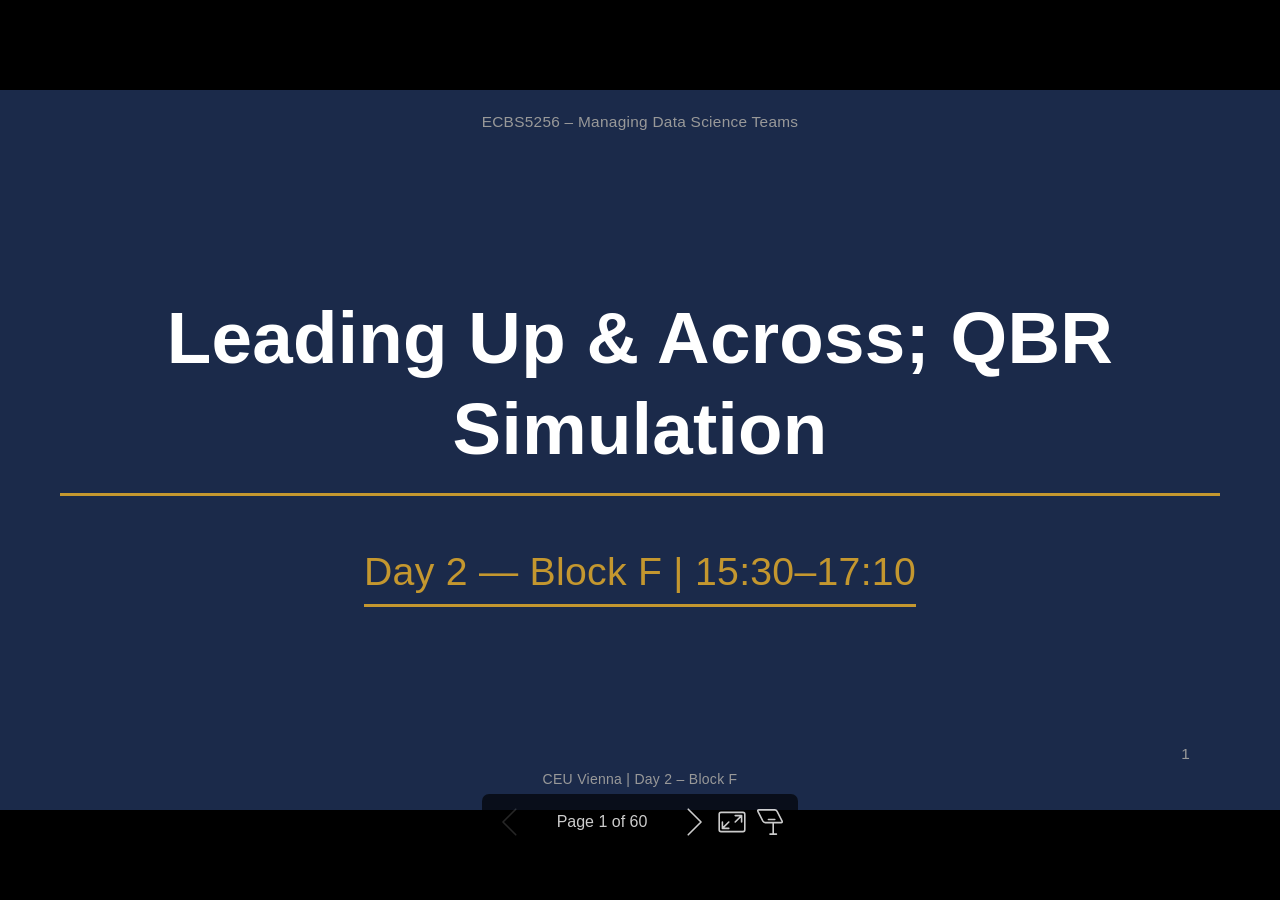
<file: day-2/block-f-qbr-simulation/slides.html>
<!DOCTYPE html><html lang="POSIX"><head><title>Leading Up &amp; Across; QBR Simulation</title><meta property="og:title" content="Leading Up &amp; Across; QBR Simulation"><meta charset="UTF-8"><meta name="viewport" content="width=device-width,height=device-height,initial-scale=1.0"><meta name="apple-mobile-web-app-capable" content="yes"><meta http-equiv="X-UA-Compatible" content="ie=edge"><meta property="og:type" content="website"><meta name="twitter:card" content="summary"><style>@media screen{body[data-bespoke-view=""] .bespoke-marp-parent>.bespoke-marp-osc>button,body[data-bespoke-view=next] .bespoke-marp-parent>.bespoke-marp-osc>button,body[data-bespoke-view=presenter] .bespoke-marp-presenter-container .bespoke-marp-presenter-info-container button,body[data-bespoke-view=presenter] .bespoke-marp-presenter-container .bespoke-marp-presenter-note-container button{appearance:none;background-color:initial;border:0;color:inherit;cursor:pointer;font-size:inherit;opacity:.8;outline:none;padding:0;transition:opacity .2s linear;-webkit-tap-highlight-color:transparent}body[data-bespoke-view=""] .bespoke-marp-parent>.bespoke-marp-osc>button:disabled,body[data-bespoke-view=next] .bespoke-marp-parent>.bespoke-marp-osc>button:disabled,body[data-bespoke-view=presenter] .bespoke-marp-presenter-container .bespoke-marp-presenter-info-container button:disabled,body[data-bespoke-view=presenter] .bespoke-marp-presenter-container .bespoke-marp-presenter-note-container button:disabled{cursor:not-allowed;opacity:.15!important}body[data-bespoke-view=""] .bespoke-marp-parent>.bespoke-marp-osc>button:hover,body[data-bespoke-view=next] .bespoke-marp-parent>.bespoke-marp-osc>button:hover,body[data-bespoke-view=presenter] .bespoke-marp-presenter-container .bespoke-marp-presenter-info-container button:hover,body[data-bespoke-view=presenter] .bespoke-marp-presenter-container .bespoke-marp-presenter-note-container button:hover{opacity:1}body[data-bespoke-view=""] .bespoke-marp-parent>.bespoke-marp-osc>button:hover:active,body[data-bespoke-view=next] .bespoke-marp-parent>.bespoke-marp-osc>button:hover:active,body[data-bespoke-view=presenter] .bespoke-marp-presenter-container .bespoke-marp-presenter-info-container button:hover:active,body[data-bespoke-view=presenter] .bespoke-marp-presenter-container .bespoke-marp-presenter-note-container button:hover:active{opacity:.6}body[data-bespoke-view=""] .bespoke-marp-parent>.bespoke-marp-osc>button:hover:not(:disabled),body[data-bespoke-view=next] .bespoke-marp-parent>.bespoke-marp-osc>button:hover:not(:disabled),body[data-bespoke-view=presenter] .bespoke-marp-presenter-container .bespoke-marp-presenter-info-container button:hover:not(:disabled),body[data-bespoke-view=presenter] .bespoke-marp-presenter-container .bespoke-marp-presenter-note-container button:hover:not(:disabled){transition:none}body[data-bespoke-view=""] .bespoke-marp-parent>.bespoke-marp-osc>button[data-bespoke-marp-osc=prev],body[data-bespoke-view=next] .bespoke-marp-parent>.bespoke-marp-osc>button[data-bespoke-marp-osc=prev],body[data-bespoke-view=presenter] .bespoke-marp-presenter-container .bespoke-marp-presenter-info-container button.bespoke-marp-presenter-info-page-prev{background:#0000 url("[data-uri]") no-repeat 50%;background-size:contain;overflow:hidden;text-indent:100%;white-space:nowrap}body[data-bespoke-view=""] .bespoke-marp-parent>.bespoke-marp-osc>button[data-bespoke-marp-osc=next],body[data-bespoke-view=next] .bespoke-marp-parent>.bespoke-marp-osc>button[data-bespoke-marp-osc=next],body[data-bespoke-view=presenter] .bespoke-marp-presenter-container .bespoke-marp-presenter-info-container button.bespoke-marp-presenter-info-page-next{background:#0000 url("[data-uri]") no-repeat 50%;background-size:contain;overflow:hidden;text-indent:100%;white-space:nowrap}body[data-bespoke-view=""] .bespoke-marp-parent>.bespoke-marp-osc>button[data-bespoke-marp-osc=fullscreen],body[data-bespoke-view=next] .bespoke-marp-parent>.bespoke-marp-osc>button[data-bespoke-marp-osc=fullscreen]{background:#0000 url("[data-uri]") no-repeat 50%;background-size:contain;overflow:hidden;text-indent:100%;white-space:nowrap}body[data-bespoke-view=""] .bespoke-marp-parent>.bespoke-marp-osc>button.exit[data-bespoke-marp-osc=fullscreen],body[data-bespoke-view=next] .bespoke-marp-parent>.bespoke-marp-osc>button.exit[data-bespoke-marp-osc=fullscreen]{background-image:url("[data-uri]")}body[data-bespoke-view=""] .bespoke-marp-parent>.bespoke-marp-osc>button[data-bespoke-marp-osc=presenter],body[data-bespoke-view=next] .bespoke-marp-parent>.bespoke-marp-osc>button[data-bespoke-marp-osc=presenter]{background:#0000 url("[data-uri]") no-repeat 50%;background-size:contain;overflow:hidden;text-indent:100%;white-space:nowrap}body[data-bespoke-view=presenter] .bespoke-marp-presenter-container .bespoke-marp-presenter-note-container button.bespoke-marp-presenter-note-bigger{background:#0000 url("[data-uri]") no-repeat 50%;background-size:contain;overflow:hidden;text-indent:100%;white-space:nowrap}body[data-bespoke-view=presenter] .bespoke-marp-presenter-container .bespoke-marp-presenter-note-container button.bespoke-marp-presenter-note-smaller{background:#0000 url("[data-uri]") no-repeat 50%;background-size:contain;overflow:hidden;text-indent:100%;white-space:nowrap}}@keyframes __bespoke_marp_transition_reduced_outgoing__{0%{opacity:1}to{opacity:0}}@keyframes __bespoke_marp_transition_reduced_incoming__{0%{mix-blend-mode:plus-lighter;opacity:0}to{mix-blend-mode:plus-lighter;opacity:1}}.bespoke-marp-note,.bespoke-marp-osc,.bespoke-progress-parent{display:none;transition:none}@media screen{::view-transition-group(*){animation-duration:var(--marp-bespoke-transition-animation-duration,.5s);animation-timing-function:ease}::view-transition-new(*),::view-transition-old(*){animation-delay:0s;animation-direction:var(--marp-bespoke-transition-animation-direction,normal);animation-duration:var(--marp-bespoke-transition-animation-duration,.5s);animation-fill-mode:both;animation-name:var(--marp-bespoke-transition-animation-name,var(--marp-bespoke-transition-animation-name-fallback,__bespoke_marp_transition_no_animation__));mix-blend-mode:normal}::view-transition-old(*){--marp-bespoke-transition-animation-name-fallback:__bespoke_marp_transition_reduced_outgoing__;animation-timing-function:ease}::view-transition-new(*){--marp-bespoke-transition-animation-name-fallback:__bespoke_marp_transition_reduced_incoming__;animation-timing-function:ease}::view-transition-new(root),::view-transition-old(root){animation-timing-function:linear}::view-transition-new(__bespoke_marp_transition_osc__),::view-transition-old(__bespoke_marp_transition_osc__){animation-duration:0s!important;animation-name:__bespoke_marp_transition_osc__!important}::view-transition-new(__bespoke_marp_transition_osc__){opacity:0!important}.bespoke-marp-transition-warming-up::view-transition-group(*),.bespoke-marp-transition-warming-up::view-transition-new(*),.bespoke-marp-transition-warming-up::view-transition-old(*){animation-play-state:paused!important}body,html{height:100%;margin:0}body{background:#000;overflow:hidden}svg.bespoke-marp-slide{content-visibility:hidden;opacity:0;pointer-events:none;z-index:-1}svg.bespoke-marp-slide:not(.bespoke-marp-active) *{view-transition-name:none!important}svg.bespoke-marp-slide.bespoke-marp-active{content-visibility:visible;opacity:1;pointer-events:auto;z-index:0}svg.bespoke-marp-slide.bespoke-marp-active.bespoke-marp-active-ready *{animation-name:__bespoke_marp__!important}@supports not (content-visibility:hidden){svg.bespoke-marp-slide[data-bespoke-marp-load=hideable]{display:none}svg.bespoke-marp-slide[data-bespoke-marp-load=hideable].bespoke-marp-active{display:block}}}@media screen and (prefers-reduced-motion:reduce){svg.bespoke-marp-slide *{view-transition-name:none!important}}@media screen{[data-bespoke-marp-fragment=inactive]{visibility:hidden}body[data-bespoke-view=""] .bespoke-marp-parent,body[data-bespoke-view=next] .bespoke-marp-parent{inset:0;position:absolute}body[data-bespoke-view=""] .bespoke-marp-parent>.bespoke-marp-osc,body[data-bespoke-view=next] .bespoke-marp-parent>.bespoke-marp-osc{background:#000000a6;border-radius:7px;bottom:50px;color:#fff;contain:paint;display:block;font-family:Helvetica,Arial,sans-serif;font-size:16px;left:50%;line-height:0;opacity:1;padding:12px;position:absolute;touch-action:manipulation;transform:translateX(-50%);transition:opacity .2s linear;-webkit-user-select:none;user-select:none;white-space:nowrap;will-change:transform;z-index:1;view-transition-name:__bespoke_marp_transition_osc__}body[data-bespoke-view=""] .bespoke-marp-parent>.bespoke-marp-osc>*,body[data-bespoke-view=next] .bespoke-marp-parent>.bespoke-marp-osc>*{margin-left:6px}body[data-bespoke-view=""] .bespoke-marp-parent>.bespoke-marp-osc>:first-child,body[data-bespoke-view=next] .bespoke-marp-parent>.bespoke-marp-osc>:first-child{margin-left:0}body[data-bespoke-view=""] .bespoke-marp-parent>.bespoke-marp-osc>span,body[data-bespoke-view=next] .bespoke-marp-parent>.bespoke-marp-osc>span{opacity:.8}body[data-bespoke-view=""] .bespoke-marp-parent>.bespoke-marp-osc>span[data-bespoke-marp-osc=page],body[data-bespoke-view=next] .bespoke-marp-parent>.bespoke-marp-osc>span[data-bespoke-marp-osc=page]{display:inline-block;min-width:140px;text-align:center}body[data-bespoke-view=""] .bespoke-marp-parent>.bespoke-marp-osc>button[data-bespoke-marp-osc=fullscreen],body[data-bespoke-view=""] .bespoke-marp-parent>.bespoke-marp-osc>button[data-bespoke-marp-osc=next],body[data-bespoke-view=""] .bespoke-marp-parent>.bespoke-marp-osc>button[data-bespoke-marp-osc=presenter],body[data-bespoke-view=""] .bespoke-marp-parent>.bespoke-marp-osc>button[data-bespoke-marp-osc=prev],body[data-bespoke-view=next] .bespoke-marp-parent>.bespoke-marp-osc>button[data-bespoke-marp-osc=fullscreen],body[data-bespoke-view=next] .bespoke-marp-parent>.bespoke-marp-osc>button[data-bespoke-marp-osc=next],body[data-bespoke-view=next] .bespoke-marp-parent>.bespoke-marp-osc>button[data-bespoke-marp-osc=presenter],body[data-bespoke-view=next] .bespoke-marp-parent>.bespoke-marp-osc>button[data-bespoke-marp-osc=prev]{height:32px;line-height:32px;width:32px}body[data-bespoke-view=""] .bespoke-marp-parent.bespoke-marp-inactive,body[data-bespoke-view=next] .bespoke-marp-parent.bespoke-marp-inactive{cursor:none}body[data-bespoke-view=""] .bespoke-marp-parent.bespoke-marp-inactive>.bespoke-marp-osc,body[data-bespoke-view=next] .bespoke-marp-parent.bespoke-marp-inactive>.bespoke-marp-osc{opacity:0;pointer-events:none}body[data-bespoke-view=""] svg.bespoke-marp-slide,body[data-bespoke-view=next] svg.bespoke-marp-slide{height:100%;left:0;position:absolute;top:0;width:100%}body[data-bespoke-view=""] .bespoke-progress-parent{background:#222;display:flex;height:5px;width:100%}body[data-bespoke-view=""] .bespoke-progress-parent+.bespoke-marp-parent{top:5px}body[data-bespoke-view=""] .bespoke-progress-parent .bespoke-progress-bar{background:#0288d1;flex:0 0 0;transition:flex-basis .2s cubic-bezier(0,1,1,1)}body[data-bespoke-view=next]{background:#0000}body[data-bespoke-view=presenter]{background:#161616}body[data-bespoke-view=presenter] .bespoke-marp-presenter-container{display:grid;font-family:Helvetica,Arial,sans-serif;grid-template:"current dragbar next" minmax(140px,1fr) "current dragbar note" 2fr "info    dragbar note" 3em;grid-template-columns:minmax(3px,var(--bespoke-marp-presenter-split-ratio,66%)) 0 minmax(3px,1fr);height:100%;left:0;position:absolute;top:0;width:100%}body[data-bespoke-view=presenter] .bespoke-marp-presenter-container .bespoke-marp-parent{grid-area:current;overflow:hidden;position:relative}body[data-bespoke-view=presenter] .bespoke-marp-presenter-container .bespoke-marp-parent svg.bespoke-marp-slide{height:calc(100% - 40px);left:20px;pointer-events:none;position:absolute;top:20px;-webkit-user-select:none;user-select:none;width:calc(100% - 40px)}body[data-bespoke-view=presenter] .bespoke-marp-presenter-container .bespoke-marp-parent svg.bespoke-marp-slide.bespoke-marp-active{filter:drop-shadow(0 3px 10px rgba(0,0,0,.5))}body[data-bespoke-view=presenter] .bespoke-marp-presenter-container .bespoke-marp-presenter-dragbar-container{background:#0288d1;cursor:col-resize;grid-area:dragbar;margin-left:-3px;opacity:0;position:relative;transition:opacity .4s linear .1s;width:6px;z-index:10}body[data-bespoke-view=presenter] .bespoke-marp-presenter-container .bespoke-marp-presenter-dragbar-container:hover{opacity:1}body[data-bespoke-view=presenter] .bespoke-marp-presenter-container .bespoke-marp-presenter-dragbar-container.active{opacity:1;transition-delay:0s}body[data-bespoke-view=presenter] .bespoke-marp-presenter-container .bespoke-marp-presenter-next-container{background:#222;cursor:pointer;display:none;grid-area:next;overflow:hidden;position:relative}body[data-bespoke-view=presenter] .bespoke-marp-presenter-container .bespoke-marp-presenter-next-container.active{display:block}body[data-bespoke-view=presenter] .bespoke-marp-presenter-container .bespoke-marp-presenter-next-container iframe.bespoke-marp-presenter-next{background:#0000;border:0;display:block;filter:drop-shadow(0 3px 10px rgba(0,0,0,.5));height:calc(100% - 40px);left:20px;pointer-events:none;position:absolute;top:20px;-webkit-user-select:none;user-select:none;width:calc(100% - 40px)}body[data-bespoke-view=presenter] .bespoke-marp-presenter-container .bespoke-marp-presenter-note-container{background:#222;color:#eee;grid-area:note;position:relative;z-index:1}body[data-bespoke-view=presenter] .bespoke-marp-presenter-container .bespoke-marp-presenter-note-container button{height:1.5em;line-height:1.5em;width:1.5em}body[data-bespoke-view=presenter] .bespoke-marp-presenter-container .bespoke-marp-presenter-note-container .bespoke-marp-presenter-note-wrapper{display:block;inset:0;position:absolute}body[data-bespoke-view=presenter] .bespoke-marp-presenter-container .bespoke-marp-presenter-note-container .bespoke-marp-presenter-note-buttons{background:#000000a6;border-radius:4px;bottom:0;display:flex;gap:4px;margin:12px;opacity:0;padding:6px;pointer-events:none;position:absolute;right:0;transition:opacity .2s linear}body[data-bespoke-view=presenter] .bespoke-marp-presenter-container .bespoke-marp-presenter-note-container .bespoke-marp-presenter-note-buttons:focus-within,body[data-bespoke-view=presenter] .bespoke-marp-presenter-container .bespoke-marp-presenter-note-container .bespoke-marp-presenter-note-wrapper:focus-within+.bespoke-marp-presenter-note-buttons,body[data-bespoke-view=presenter] .bespoke-marp-presenter-container .bespoke-marp-presenter-note-container:hover .bespoke-marp-presenter-note-buttons{opacity:1;pointer-events:auto}body[data-bespoke-view=presenter] .bespoke-marp-presenter-container .bespoke-marp-presenter-note-container .bespoke-marp-note{box-sizing:border-box;font-size:calc(1.1em*var(--bespoke-marp-note-font-scale, 1));height:calc(100% - 40px);margin:20px;overflow:auto;padding-right:3px;white-space:pre-wrap;width:calc(100% - 40px);word-wrap:break-word;scrollbar-color:#eeeeee80 #0000;scrollbar-width:thin}body[data-bespoke-view=presenter] .bespoke-marp-presenter-container .bespoke-marp-presenter-note-container .bespoke-marp-note::-webkit-scrollbar{width:6px}body[data-bespoke-view=presenter] .bespoke-marp-presenter-container .bespoke-marp-presenter-note-container .bespoke-marp-note::-webkit-scrollbar-track{background:#0000}body[data-bespoke-view=presenter] .bespoke-marp-presenter-container .bespoke-marp-presenter-note-container .bespoke-marp-note::-webkit-scrollbar-thumb{background:#eeeeee80;border-radius:6px}body[data-bespoke-view=presenter] .bespoke-marp-presenter-container .bespoke-marp-presenter-note-container .bespoke-marp-note:empty{pointer-events:none}body[data-bespoke-view=presenter] .bespoke-marp-presenter-container .bespoke-marp-presenter-note-container .bespoke-marp-note.active{display:block}body[data-bespoke-view=presenter] .bespoke-marp-presenter-container .bespoke-marp-presenter-note-container .bespoke-marp-note p:first-child{margin-top:0}body[data-bespoke-view=presenter] .bespoke-marp-presenter-container .bespoke-marp-presenter-note-container .bespoke-marp-note p:last-child{margin-bottom:0}body[data-bespoke-view=presenter] .bespoke-marp-presenter-container .bespoke-marp-presenter-info-container{align-items:center;box-sizing:border-box;color:#eee;display:flex;flex-wrap:nowrap;grid-area:info;justify-content:center;overflow:hidden;padding:0 10px}body[data-bespoke-view=presenter] .bespoke-marp-presenter-container .bespoke-marp-presenter-info-container .bespoke-marp-presenter-info-page,body[data-bespoke-view=presenter] .bespoke-marp-presenter-container .bespoke-marp-presenter-info-container .bespoke-marp-presenter-info-time,body[data-bespoke-view=presenter] .bespoke-marp-presenter-container .bespoke-marp-presenter-info-container .bespoke-marp-presenter-info-timer{box-sizing:border-box;display:block;padding:0 10px;white-space:nowrap;width:100%}body[data-bespoke-view=presenter] .bespoke-marp-presenter-container .bespoke-marp-presenter-info-container button{height:1.5em;line-height:1.5em;width:1.5em}body[data-bespoke-view=presenter] .bespoke-marp-presenter-container .bespoke-marp-presenter-info-container .bespoke-marp-presenter-info-page{order:2;text-align:center}body[data-bespoke-view=presenter] .bespoke-marp-presenter-container .bespoke-marp-presenter-info-container .bespoke-marp-presenter-info-page .bespoke-marp-presenter-info-page-text{display:inline-block;min-width:120px;text-align:center}body[data-bespoke-view=presenter] .bespoke-marp-presenter-container .bespoke-marp-presenter-info-container .bespoke-marp-presenter-info-time{color:#999;order:1;text-align:left}body[data-bespoke-view=presenter] .bespoke-marp-presenter-container .bespoke-marp-presenter-info-container .bespoke-marp-presenter-info-timer{color:#999;order:3;text-align:right}body[data-bespoke-view=presenter] .bespoke-marp-presenter-container .bespoke-marp-presenter-info-container .bespoke-marp-presenter-info-timer:hover{cursor:pointer}}@media print{.bespoke-marp-presenter-info-container,.bespoke-marp-presenter-next-container,.bespoke-marp-presenter-note-container{display:none}}</style><style>div#\:\$p > svg > foreignObject > section{width:1280px;height:720px;box-sizing:border-box;overflow:hidden;position:relative;scroll-snap-align:center center;-webkit-text-size-adjust:100%;text-size-adjust:100%}div#\:\$p > svg > foreignObject > section::after{bottom:0;content:attr(data-marpit-pagination);padding:inherit;pointer-events:none;position:absolute;right:0}div#\:\$p > svg > foreignObject > section:not([data-marpit-pagination])::after{display:none}div#\:\$p > svg > foreignObject > section :is(h1, marp-h1){font-size:2em;margin-block:0.67em}div#\:\$p > svg > foreignObject > section video::-webkit-media-controls{will-change:transform}@page {size:1280px 720px;margin:0}@media print{html, body{background-color:#fff;margin:0;page-break-inside:avoid;break-inside:avoid-page}div#\:\$p > svg > foreignObject > section{page-break-before:always;break-before:page}div#\:\$p > svg > foreignObject > section, div#\:\$p > svg > foreignObject > section *{-webkit-print-color-adjust:exact!important;animation-delay:0s!important;animation-duration:0s!important;color-adjust:exact!important;print-color-adjust:exact!important;transition:none!important}div#\:\$p > svg[data-marpit-svg]{display:block;height:100vh;width:100vw}}div#\:\$p > svg > foreignObject > section{--focus-outlineColor:light-dark(#0969da, #1f6feb);--fgColor-default:light-dark(#1f2328, #f0f6fc);--fgColor-muted:light-dark(#59636e, #9198a1);--fgColor-accent:light-dark(#0969da, #4493f8);--fgColor-success:light-dark(#1a7f37, #3fb950);--fgColor-attention:light-dark(#9a6700, #d29922);--fgColor-danger:light-dark(#d1242f, #f85149);--fgColor-done:light-dark(#8250df, #ab7df8);--bgColor-default:light-dark(#fff, #0d1117);--bgColor-muted:light-dark(#f6f8fa, #151b23);--bgColor-neutral-muted:light-dark(#818b981f, #656c7633);--bgColor-attention-muted:light-dark(#fff8c5, #bb800926);--borderColor-default:light-dark(#d1d9e0, #3d444d);--borderColor-muted:light-dark(#d1d9e0b3, #3d444db3);--borderColor-neutral-muted:light-dark(#d1d9e0b3, #3d444db3);--borderColor-accent-emphasis:light-dark(#0969da, #1f6feb);--borderColor-success-emphasis:light-dark(#1a7f37, #238636);--borderColor-attention-emphasis:light-dark(#9a6700, #9e6a03);--borderColor-danger-emphasis:light-dark(#cf222e, #da3633);--borderColor-done-emphasis:light-dark(#8250df, #8957e5);--color-prettylights-syntax-comment:light-dark(#59636e, #9198a1);--color-prettylights-syntax-constant:light-dark(#0550ae, #79c0ff);--color-prettylights-syntax-constant-other-reference-link:light-dark(#0a3069, #a5d6ff);--color-prettylights-syntax-entity:light-dark(#6639ba, #d2a8ff);--color-prettylights-syntax-storage-modifier-import:light-dark(#1f2328, #f0f6fc);--color-prettylights-syntax-entity-tag:light-dark(#0550ae, #7ee787);--color-prettylights-syntax-keyword:light-dark(#cf222e, #ff7b72);--color-prettylights-syntax-string:light-dark(#0a3069, #a5d6ff);--color-prettylights-syntax-variable:light-dark(#953800, #ffa657);--color-prettylights-syntax-brackethighlighter-unmatched:light-dark(#82071e, #f85149);--color-prettylights-syntax-brackethighlighter-angle:light-dark(#59636e, #9198a1);--color-prettylights-syntax-invalid-illegal-text:light-dark(#f6f8fa, #f0f6fc);--color-prettylights-syntax-invalid-illegal-bg:light-dark(#82071e, #8e1519);--color-prettylights-syntax-carriage-return-text:light-dark(#f6f8fa, #f0f6fc);--color-prettylights-syntax-carriage-return-bg:light-dark(#cf222e, #b62324);--color-prettylights-syntax-string-regexp:light-dark(#116329, #7ee787);--color-prettylights-syntax-markup-list:light-dark(#3b2300, #f2cc60);--color-prettylights-syntax-markup-heading:light-dark(#0550ae, #1f6feb);--color-prettylights-syntax-markup-italic:light-dark(#1f2328, #f0f6fc);--color-prettylights-syntax-markup-bold:light-dark(#1f2328, #f0f6fc);--color-prettylights-syntax-markup-deleted-text:light-dark(#82071e, #ffdcd7);--color-prettylights-syntax-markup-deleted-bg:light-dark(#ffebe9, #67060c);--color-prettylights-syntax-markup-inserted-text:light-dark(#116329, #aff5b4);--color-prettylights-syntax-markup-inserted-bg:light-dark(#dafbe1, #033a16);--color-prettylights-syntax-markup-changed-text:light-dark(#953800, #ffdfb6);--color-prettylights-syntax-markup-changed-bg:light-dark(#ffd8b5, #5a1e02);--color-prettylights-syntax-markup-ignored-text:light-dark(#d1d9e0, #f0f6fc);--color-prettylights-syntax-markup-ignored-bg:light-dark(#0550ae, #1158c7);--color-prettylights-syntax-meta-diff-range:light-dark(#8250df, #d2a8ff);--color-prettylights-syntax-sublimelinter-gutter-mark:light-dark(#818b98, #3d444d);--base-size-4:calc(var(--marpit-root-font-size, 1rem) * 0.25);--base-size-8:calc(var(--marpit-root-font-size, 1rem) * 0.5);--base-size-16:calc(var(--marpit-root-font-size, 1rem) * 1);--base-size-24:calc(var(--marpit-root-font-size, 1rem) * 1.5);--base-size-40:calc(var(--marpit-root-font-size, 1rem) * 2.5);--base-text-weight-normal:400;--base-text-weight-medium:500;--base-text-weight-semibold:600;--fontStack-monospace:ui-monospace, SFMono-Regular, SF Mono, Menlo, Consolas, Liberation Mono, monospace;--fgColor-accent:Highlight;}/*!
 * Marp default theme.
 *
 * @theme default
 * @author Yuki Hattori
 *
 * @auto-scaling true
 * @size 16:9 1280px 720px
 * @size 4:3 960px 720px
 */div#\:\$p > svg > foreignObject > section [data-theme=light],div#\:\$p > svg > foreignObject > section{color-scheme:light}div#\:\$p > svg > foreignObject > section [data-theme=dark],div#\:\$p > svg > foreignObject > section:where(.invert){color-scheme:dark}div#\:\$p > svg > foreignObject > section{-ms-text-size-adjust:100%;-webkit-text-size-adjust:100%;background-color:var(--bgColor-default);color:var(--fgColor-default);font-family:-apple-system,BlinkMacSystemFont,Segoe UI,Noto Sans,Helvetica,Arial,sans-serif,Apple Color Emoji,Segoe UI Emoji;font-size:16px;line-height:1.5;margin:0;word-wrap:break-word}div#\:\$p > svg > foreignObject > section{--marpit-root-font-size:16px}div#\:\$p > svg > foreignObject > section :is(h1, marp-h1):hover .anchor .octicon-link:before,div#\:\$p > svg > foreignObject > section :is(h2, marp-h2):hover .anchor .octicon-link:before,div#\:\$p > svg > foreignObject > section :is(h3, marp-h3):hover .anchor .octicon-link:before,div#\:\$p > svg > foreignObject > section :is(h4, marp-h4):hover .anchor .octicon-link:before,div#\:\$p > svg > foreignObject > section :is(h5, marp-h5):hover .anchor .octicon-link:before,div#\:\$p > svg > foreignObject > section :is(h6, marp-h6):hover .anchor .octicon-link:before{background-color:currentColor;content:" ";display:inline-block;height:16px;-webkit-mask-image:url('data:image/svg+xml;charset=utf-8,<svg xmlns="http://www.w3.org/2000/svg" aria-hidden="true" viewBox="0 0 16 16"><path fill-rule="evenodd" d="M7.775 3.275a.75.75 0 0 0 1.06 1.06l1.25-1.25a2 2 0 1 1 2.83 2.83l-2.5 2.5a2 2 0 0 1-2.83 0 .75.75 0 0 0-1.06 1.06 3.5 3.5 0 0 0 4.95 0l2.5-2.5a3.5 3.5 0 0 0-4.95-4.95zm-4.69 9.64a2 2 0 0 1 0-2.83l2.5-2.5a2 2 0 0 1 2.83 0 .75.75 0 0 0 1.06-1.06 3.5 3.5 0 0 0-4.95 0l-2.5 2.5a3.5 3.5 0 0 0 4.95 4.95l1.25-1.25a.75.75 0 0 0-1.06-1.06l-1.25 1.25a2 2 0 0 1-2.83 0"/></svg>');mask-image:url('data:image/svg+xml;charset=utf-8,<svg xmlns="http://www.w3.org/2000/svg" aria-hidden="true" viewBox="0 0 16 16"><path fill-rule="evenodd" d="M7.775 3.275a.75.75 0 0 0 1.06 1.06l1.25-1.25a2 2 0 1 1 2.83 2.83l-2.5 2.5a2 2 0 0 1-2.83 0 .75.75 0 0 0-1.06 1.06 3.5 3.5 0 0 0 4.95 0l2.5-2.5a3.5 3.5 0 0 0-4.95-4.95zm-4.69 9.64a2 2 0 0 1 0-2.83l2.5-2.5a2 2 0 0 1 2.83 0 .75.75 0 0 0 1.06-1.06 3.5 3.5 0 0 0-4.95 0l-2.5 2.5a3.5 3.5 0 0 0 4.95 4.95l1.25-1.25a.75.75 0 0 0-1.06-1.06l-1.25 1.25a2 2 0 0 1-2.83 0"/></svg>');width:16px}div#\:\$p > svg > foreignObject > section details,div#\:\$p > svg > foreignObject > section figcaption,div#\:\$p > svg > foreignObject > section figure{display:block}div#\:\$p > svg > foreignObject > section summary{display:list-item}div#\:\$p > svg > foreignObject > section [hidden]{display:none!important}div#\:\$p > svg > foreignObject > section a{background-color:transparent;color:var(--fgColor-accent);text-decoration:none}div#\:\$p > svg > foreignObject > section abbr[title]{border-bottom:none;-webkit-text-decoration:underline dotted;text-decoration:underline dotted}div#\:\$p > svg > foreignObject > section b,div#\:\$p > svg > foreignObject > section strong{font-weight:var(--base-text-weight-semibold, 600)}div#\:\$p > svg > foreignObject > section dfn{font-style:italic}div#\:\$p > svg > foreignObject > section :is(h1, marp-h1){border-bottom:1px solid var(--borderColor-muted);font-size:2em;font-weight:var(--base-text-weight-semibold, 600);margin:.67em 0;padding-bottom:.3em}div#\:\$p > svg > foreignObject > section mark{background-color:var(--bgColor-attention-muted);color:var(--fgColor-default)}div#\:\$p > svg > foreignObject > section small{font-size:90%}div#\:\$p > svg > foreignObject > section sub,div#\:\$p > svg > foreignObject > section sup{font-size:75%;line-height:0;position:relative;vertical-align:baseline}div#\:\$p > svg > foreignObject > section sub{bottom:-.25em}div#\:\$p > svg > foreignObject > section sup{top:-.5em}div#\:\$p > svg > foreignObject > section img{border-style:none;box-sizing:content-box;max-width:100%}div#\:\$p > svg > foreignObject > section code,div#\:\$p > svg > foreignObject > section kbd,div#\:\$p > svg > foreignObject > section :is(pre, marp-pre),div#\:\$p > svg > foreignObject > section samp{font-family:monospace;font-size:1em}div#\:\$p > svg > foreignObject > section figure{margin:1em var(--base-size-40)}div#\:\$p > svg > foreignObject > section hr{background:transparent;background-color:var(--borderColor-default);border:0;box-sizing:content-box;height:.25em;margin:var(--base-size-24) 0;overflow:hidden;padding:0}div#\:\$p > svg > foreignObject > section input{font:inherit;font-family:inherit;font-size:inherit;line-height:inherit;margin:0;overflow:visible}div#\:\$p > svg > foreignObject > section [type=button],div#\:\$p > svg > foreignObject > section [type=reset],div#\:\$p > svg > foreignObject > section [type=submit]{-webkit-appearance:button;-moz-appearance:button;appearance:button}div#\:\$p > svg > foreignObject > section [type=checkbox],div#\:\$p > svg > foreignObject > section [type=radio]{box-sizing:border-box;padding:0}div#\:\$p > svg > foreignObject > section [type=number]::-webkit-inner-spin-button,div#\:\$p > svg > foreignObject > section [type=number]::-webkit-outer-spin-button{height:auto}div#\:\$p > svg > foreignObject > section [type=search]::-webkit-search-cancel-button,div#\:\$p > svg > foreignObject > section [type=search]::-webkit-search-decoration{-webkit-appearance:none;appearance:none}div#\:\$p > svg > foreignObject > section ::-webkit-input-placeholder{color:inherit;opacity:.54}div#\:\$p > svg > foreignObject > section ::-webkit-file-upload-button{-webkit-appearance:button;appearance:button;font:inherit}div#\:\$p > svg > foreignObject > section a:hover{text-decoration:underline}div#\:\$p > svg > foreignObject > section ::-moz-placeholder{color:var(--fgColor-muted);opacity:1}div#\:\$p > svg > foreignObject > section ::placeholder{color:var(--fgColor-muted);opacity:1}div#\:\$p > svg > foreignObject > section hr:after,div#\:\$p > svg > foreignObject > section hr:before{content:"";display:table}div#\:\$p > svg > foreignObject > section hr:after{clear:both}div#\:\$p > svg > foreignObject > section table{border-collapse:collapse;border-spacing:0;display:block;font-variant:tabular-nums;max-width:100%;overflow:auto;width:-moz-max-content;width:max-content}div#\:\$p > svg > foreignObject > section td,div#\:\$p > svg > foreignObject > section th{padding:0}div#\:\$p > svg > foreignObject > section details summary{cursor:pointer}div#\:\$p > svg > foreignObject > section [role=button]:focus,div#\:\$p > svg > foreignObject > section a:focus,div#\:\$p > svg > foreignObject > section input[type=checkbox]:focus,div#\:\$p > svg > foreignObject > section input[type=radio]:focus{box-shadow:none;outline:2px solid var(--focus-outlineColor);outline-offset:-2px}div#\:\$p > svg > foreignObject > section [role=button]:focus:not(:focus-visible),div#\:\$p > svg > foreignObject > section a:focus:not(:focus-visible),div#\:\$p > svg > foreignObject > section input[type=checkbox]:focus:not(:focus-visible),div#\:\$p > svg > foreignObject > section input[type=radio]:focus:not(:focus-visible){outline:1px solid transparent}div#\:\$p > svg > foreignObject > section [role=button]:focus-visible,div#\:\$p > svg > foreignObject > section a:focus-visible,div#\:\$p > svg > foreignObject > section input[type=checkbox]:focus-visible,div#\:\$p > svg > foreignObject > section input[type=radio]:focus-visible{box-shadow:none;outline:2px solid var(--focus-outlineColor);outline-offset:-2px}div#\:\$p > svg > foreignObject > section a:not([class]):focus,div#\:\$p > svg > foreignObject > section a:not([class]):focus-visible,div#\:\$p > svg > foreignObject > section input[type=checkbox]:focus,div#\:\$p > svg > foreignObject > section input[type=checkbox]:focus-visible,div#\:\$p > svg > foreignObject > section input[type=radio]:focus,div#\:\$p > svg > foreignObject > section input[type=radio]:focus-visible{outline-offset:0}div#\:\$p > svg > foreignObject > section kbd{background-color:var(--bgColor-muted);border-bottom-color:var(--borderColor-neutral-muted);border:1px solid var(--borderColor-neutral-muted);border-radius:6px;box-shadow:inset 0 -1px 0 var(--borderColor-neutral-muted);color:var(--fgColor-default);display:inline-block;font:11px var(--fontStack-monospace, ui-monospace, SFMono-Regular, SF Mono, Menlo, Consolas, Liberation Mono, monospace);line-height:10px;padding:var(--base-size-4);vertical-align:middle}div#\:\$p > svg > foreignObject > section :is(h1, marp-h1),div#\:\$p > svg > foreignObject > section :is(h2, marp-h2),div#\:\$p > svg > foreignObject > section :is(h3, marp-h3),div#\:\$p > svg > foreignObject > section :is(h4, marp-h4),div#\:\$p > svg > foreignObject > section :is(h5, marp-h5),div#\:\$p > svg > foreignObject > section :is(h6, marp-h6){font-weight:var(--base-text-weight-semibold, 600);line-height:1.25;margin-bottom:var(--base-size-16);margin-top:var(--base-size-24)}div#\:\$p > svg > foreignObject > section :is(h2, marp-h2){border-bottom:1px solid var(--borderColor-muted);font-size:1.5em;padding-bottom:.3em}div#\:\$p > svg > foreignObject > section :is(h2, marp-h2),div#\:\$p > svg > foreignObject > section :is(h3, marp-h3){font-weight:var(--base-text-weight-semibold, 600)}div#\:\$p > svg > foreignObject > section :is(h3, marp-h3){font-size:1.25em}div#\:\$p > svg > foreignObject > section :is(h4, marp-h4){font-size:1em}div#\:\$p > svg > foreignObject > section :is(h4, marp-h4),div#\:\$p > svg > foreignObject > section :is(h5, marp-h5){font-weight:var(--base-text-weight-semibold, 600)}div#\:\$p > svg > foreignObject > section :is(h5, marp-h5){font-size:.875em}div#\:\$p > svg > foreignObject > section :is(h6, marp-h6){color:var(--fgColor-muted);font-size:.85em;font-weight:var(--base-text-weight-semibold, 600)}div#\:\$p > svg > foreignObject > section p{margin-bottom:10px;margin-top:0}div#\:\$p > svg > foreignObject > section blockquote{border-left:.25em solid var(--borderColor-default);color:var(--fgColor-muted);margin:0;padding:0 1em}div#\:\$p > svg > foreignObject > section ol,div#\:\$p > svg > foreignObject > section ul{margin-bottom:0;margin-top:0;padding-left:2em}div#\:\$p > svg > foreignObject > section ol ol,div#\:\$p > svg > foreignObject > section ul ol{list-style-type:lower-roman}div#\:\$p > svg > foreignObject > section ol ol ol,div#\:\$p > svg > foreignObject > section ol ul ol,div#\:\$p > svg > foreignObject > section ul ol ol,div#\:\$p > svg > foreignObject > section ul ul ol{list-style-type:lower-alpha}div#\:\$p > svg > foreignObject > section dd{margin-left:0}div#\:\$p > svg > foreignObject > section code,div#\:\$p > svg > foreignObject > section :is(pre, marp-pre),div#\:\$p > svg > foreignObject > section samp,div#\:\$p > svg > foreignObject > section tt{font-family:var(--fontStack-monospace, ui-monospace, SFMono-Regular, SF Mono, Menlo, Consolas, Liberation Mono, monospace);font-size:12px}div#\:\$p > svg > foreignObject > section :is(pre, marp-pre){margin-bottom:0;margin-top:0;word-wrap:normal}div#\:\$p > svg > foreignObject > section .octicon{display:inline-block;fill:currentColor;overflow:visible!important;vertical-align:text-bottom}div#\:\$p > svg > foreignObject > section input::-webkit-inner-spin-button,div#\:\$p > svg > foreignObject > section input::-webkit-outer-spin-button{-webkit-appearance:none;appearance:none;margin:0}div#\:\$p > svg > foreignObject > section .mr-2{margin-right:var(--base-size-8, 8px)!important}div#\:\$p > svg > foreignObject > section:after,div#\:\$p > svg > foreignObject > section:before{display:table}div#\:\$p > svg > foreignObject > section:after{clear:both}div#\:\$p > svg > foreignObject > section>:first-child{margin-top:0!important}div#\:\$p > svg > foreignObject > section>:last-child{margin-bottom:0!important}div#\:\$p > svg > foreignObject > section a:not([href]){color:inherit;text-decoration:none}div#\:\$p > svg > foreignObject > section .absent{color:var(--fgColor-danger)}div#\:\$p > svg > foreignObject > section .anchor{float:left;line-height:1;margin-left:-20px;padding-right:var(--base-size-4)}div#\:\$p > svg > foreignObject > section .anchor:focus{outline:none}div#\:\$p > svg > foreignObject > section blockquote,div#\:\$p > svg > foreignObject > section details,div#\:\$p > svg > foreignObject > section dl,div#\:\$p > svg > foreignObject > section ol,div#\:\$p > svg > foreignObject > section p,div#\:\$p > svg > foreignObject > section :is(pre, marp-pre),div#\:\$p > svg > foreignObject > section table,div#\:\$p > svg > foreignObject > section ul{margin-bottom:var(--base-size-16);margin-top:0}div#\:\$p > svg > foreignObject > section blockquote>:first-child{margin-top:0}div#\:\$p > svg > foreignObject > section blockquote>:last-child{margin-bottom:0}div#\:\$p > svg > foreignObject > section :is(h1, marp-h1) .octicon-link,div#\:\$p > svg > foreignObject > section :is(h2, marp-h2) .octicon-link,div#\:\$p > svg > foreignObject > section :is(h3, marp-h3) .octicon-link,div#\:\$p > svg > foreignObject > section :is(h4, marp-h4) .octicon-link,div#\:\$p > svg > foreignObject > section :is(h5, marp-h5) .octicon-link,div#\:\$p > svg > foreignObject > section :is(h6, marp-h6) .octicon-link{color:var(--fgColor-default);vertical-align:middle;visibility:hidden}div#\:\$p > svg > foreignObject > section :is(h1, marp-h1):hover .anchor,div#\:\$p > svg > foreignObject > section :is(h2, marp-h2):hover .anchor,div#\:\$p > svg > foreignObject > section :is(h3, marp-h3):hover .anchor,div#\:\$p > svg > foreignObject > section :is(h4, marp-h4):hover .anchor,div#\:\$p > svg > foreignObject > section :is(h5, marp-h5):hover .anchor,div#\:\$p > svg > foreignObject > section :is(h6, marp-h6):hover .anchor{text-decoration:none}div#\:\$p > svg > foreignObject > section :is(h1, marp-h1):hover .anchor .octicon-link,div#\:\$p > svg > foreignObject > section :is(h2, marp-h2):hover .anchor .octicon-link,div#\:\$p > svg > foreignObject > section :is(h3, marp-h3):hover .anchor .octicon-link,div#\:\$p > svg > foreignObject > section :is(h4, marp-h4):hover .anchor .octicon-link,div#\:\$p > svg > foreignObject > section :is(h5, marp-h5):hover .anchor .octicon-link,div#\:\$p > svg > foreignObject > section :is(h6, marp-h6):hover .anchor .octicon-link{visibility:visible}div#\:\$p > svg > foreignObject > section :is(h1, marp-h1) code,div#\:\$p > svg > foreignObject > section :is(h1, marp-h1) tt,div#\:\$p > svg > foreignObject > section :is(h2, marp-h2) code,div#\:\$p > svg > foreignObject > section :is(h2, marp-h2) tt,div#\:\$p > svg > foreignObject > section :is(h3, marp-h3) code,div#\:\$p > svg > foreignObject > section :is(h3, marp-h3) tt,div#\:\$p > svg > foreignObject > section :is(h4, marp-h4) code,div#\:\$p > svg > foreignObject > section :is(h4, marp-h4) tt,div#\:\$p > svg > foreignObject > section :is(h5, marp-h5) code,div#\:\$p > svg > foreignObject > section :is(h5, marp-h5) tt,div#\:\$p > svg > foreignObject > section :is(h6, marp-h6) code,div#\:\$p > svg > foreignObject > section :is(h6, marp-h6) tt{font-size:inherit;padding:0 .2em}div#\:\$p > svg > foreignObject > section summary :is(h1, marp-h1),div#\:\$p > svg > foreignObject > section summary :is(h2, marp-h2),div#\:\$p > svg > foreignObject > section summary :is(h3, marp-h3),div#\:\$p > svg > foreignObject > section summary :is(h4, marp-h4),div#\:\$p > svg > foreignObject > section summary :is(h5, marp-h5),div#\:\$p > svg > foreignObject > section summary :is(h6, marp-h6){display:inline-block}div#\:\$p > svg > foreignObject > section summary :is(h1, marp-h1) .anchor,div#\:\$p > svg > foreignObject > section summary :is(h2, marp-h2) .anchor,div#\:\$p > svg > foreignObject > section summary :is(h3, marp-h3) .anchor,div#\:\$p > svg > foreignObject > section summary :is(h4, marp-h4) .anchor,div#\:\$p > svg > foreignObject > section summary :is(h5, marp-h5) .anchor,div#\:\$p > svg > foreignObject > section summary :is(h6, marp-h6) .anchor{margin-left:-40px}div#\:\$p > svg > foreignObject > section summary :is(h1, marp-h1),div#\:\$p > svg > foreignObject > section summary :is(h2, marp-h2){border-bottom:0;padding-bottom:0}div#\:\$p > svg > foreignObject > section ol.no-list,div#\:\$p > svg > foreignObject > section ul.no-list{list-style-type:none;padding:0}div#\:\$p > svg > foreignObject > section ol[type="a s"]{list-style-type:lower-alpha}div#\:\$p > svg > foreignObject > section ol[type="A s"]{list-style-type:upper-alpha}div#\:\$p > svg > foreignObject > section ol[type="i s"]{list-style-type:lower-roman}div#\:\$p > svg > foreignObject > section ol[type="I s"]{list-style-type:upper-roman}div#\:\$p > svg > foreignObject > section div>ol:not([type]),div#\:\$p > svg > foreignObject > section ol[type="1"]{list-style-type:decimal}div#\:\$p > svg > foreignObject > section ol ol,div#\:\$p > svg > foreignObject > section ol ul,div#\:\$p > svg > foreignObject > section ul ol,div#\:\$p > svg > foreignObject > section ul ul{margin-bottom:0;margin-top:0}div#\:\$p > svg > foreignObject > section li>p{margin-top:var(--base-size-16)}div#\:\$p > svg > foreignObject > section li+li{margin-top:.25em}div#\:\$p > svg > foreignObject > section dl{padding:0}div#\:\$p > svg > foreignObject > section dl dt{font-size:1em;font-style:italic;font-weight:var(--base-text-weight-semibold, 600);margin-top:var(--base-size-16);padding:0}div#\:\$p > svg > foreignObject > section dl dd{margin-bottom:var(--base-size-16);padding:0 var(--base-size-16)}div#\:\$p > svg > foreignObject > section table th{font-weight:var(--base-text-weight-semibold, 600)}div#\:\$p > svg > foreignObject > section table td,div#\:\$p > svg > foreignObject > section table th{border:1px solid var(--borderColor-default);padding:6px 13px}div#\:\$p > svg > foreignObject > section table td>:last-child{margin-bottom:0}div#\:\$p > svg > foreignObject > section table tr{background-color:var(--bgColor-default);border-top:1px solid var(--borderColor-muted)}div#\:\$p > svg > foreignObject > section table tr:nth-child(2n){background-color:var(--bgColor-muted)}div#\:\$p > svg > foreignObject > section table img{background-color:transparent}div#\:\$p > svg > foreignObject > section img[align=right]{padding-left:20px}div#\:\$p > svg > foreignObject > section img[align=left]{padding-right:20px}div#\:\$p > svg > foreignObject > section .emoji{background-color:transparent;max-width:none;vertical-align:text-top}div#\:\$p > svg > foreignObject > section :is(span, marp-span).frame,div#\:\$p > svg > foreignObject > section :is(span, marp-span).frame>:is(span, marp-span){display:block;overflow:hidden}div#\:\$p > svg > foreignObject > section :is(span, marp-span).frame>:is(span, marp-span){border:1px solid var(--borderColor-default);float:left;margin:13px 0 0;padding:7px;width:auto}div#\:\$p > svg > foreignObject > section :is(span, marp-span).frame :is(span, marp-span) img{display:block;float:left}div#\:\$p > svg > foreignObject > section :is(span, marp-span).frame :is(span, marp-span) :is(span, marp-span){clear:both;color:var(--fgColor-default);display:block;padding:5px 0 0}div#\:\$p > svg > foreignObject > section :is(span, marp-span).align-center{clear:both;display:block;overflow:hidden}div#\:\$p > svg > foreignObject > section :is(span, marp-span).align-center>:is(span, marp-span){display:block;margin:13px auto 0;overflow:hidden;text-align:center}div#\:\$p > svg > foreignObject > section :is(span, marp-span).align-center :is(span, marp-span) img{margin:0 auto;text-align:center}div#\:\$p > svg > foreignObject > section :is(span, marp-span).align-right{clear:both;display:block;overflow:hidden}div#\:\$p > svg > foreignObject > section :is(span, marp-span).align-right>:is(span, marp-span){display:block;margin:13px 0 0;overflow:hidden;text-align:right}div#\:\$p > svg > foreignObject > section :is(span, marp-span).align-right :is(span, marp-span) img{margin:0;text-align:right}div#\:\$p > svg > foreignObject > section :is(span, marp-span).float-left{display:block;float:left;margin-right:13px;overflow:hidden}div#\:\$p > svg > foreignObject > section :is(span, marp-span).float-left :is(span, marp-span){margin:13px 0 0}div#\:\$p > svg > foreignObject > section :is(span, marp-span).float-right{display:block;float:right;margin-left:13px;overflow:hidden}div#\:\$p > svg > foreignObject > section :is(span, marp-span).float-right>:is(span, marp-span){display:block;margin:13px auto 0;overflow:hidden;text-align:right}div#\:\$p > svg > foreignObject > section code,div#\:\$p > svg > foreignObject > section tt{background-color:var(--bgColor-neutral-muted);border-radius:6px;font-size:85%;margin:0;padding:.2em .4em;white-space:break-spaces}div#\:\$p > svg > foreignObject > section code br,div#\:\$p > svg > foreignObject > section tt br{display:none}div#\:\$p > svg > foreignObject > section del code{text-decoration:inherit}div#\:\$p > svg > foreignObject > section samp{font-size:85%}div#\:\$p > svg > foreignObject > section :is(pre, marp-pre) code{font-size:100%}div#\:\$p > svg > foreignObject > section :is(pre, marp-pre)>code{background:transparent;border:0;margin:0;padding:0;white-space:pre;word-break:normal}div#\:\$p > svg > foreignObject > section .highlight{margin-bottom:var(--base-size-16)}div#\:\$p > svg > foreignObject > section .highlight :is(pre, marp-pre){margin-bottom:0;word-break:normal}div#\:\$p > svg > foreignObject > section :is(pre, marp-pre){background-color:var(--bgColor-muted);border-radius:6px;color:var(--fgColor-default);font-size:85%;line-height:1.45;overflow:auto;padding:var(--base-size-16)}div#\:\$p > svg > foreignObject > section :is(pre, marp-pre) code,div#\:\$p > svg > foreignObject > section :is(pre, marp-pre) tt{display:inline;line-height:inherit;margin:0;max-width:auto;overflow:visible;padding:0;word-wrap:normal;background-color:transparent;border:0}div#\:\$p > svg > foreignObject > section .csv-data td,div#\:\$p > svg > foreignObject > section .csv-data th{font-size:12px;line-height:1;overflow:hidden;padding:5px;text-align:left;white-space:nowrap}div#\:\$p > svg > foreignObject > section .csv-data .blob-num{background:var(--bgColor-default);border:0;padding:10px var(--base-size-8) 9px;text-align:right}div#\:\$p > svg > foreignObject > section .csv-data tr{border-top:0}div#\:\$p > svg > foreignObject > section .csv-data th{background:var(--bgColor-muted);border-top:0;font-weight:var(--base-text-weight-semibold, 600)}div#\:\$p > svg > foreignObject > section [data-footnote-ref]:before{content:"["}div#\:\$p > svg > foreignObject > section [data-footnote-ref]:after{content:"]"}div#\:\$p > svg > foreignObject > section .footnotes{border-top:1px solid var(--borderColor-default);color:var(--fgColor-muted);font-size:12px}div#\:\$p > svg > foreignObject > section div#\:\$p > svg > foreignObject > section section.footnotes{--marpit-root-font-size:12px}div#\:\$p > svg > foreignObject > section .footnotes ol,div#\:\$p > svg > foreignObject > section .footnotes ol ul{padding-left:var(--base-size-16)}div#\:\$p > svg > foreignObject > section .footnotes ol ul{display:inline-block;margin-top:var(--base-size-16)}div#\:\$p > svg > foreignObject > section .footnotes li{position:relative}div#\:\$p > svg > foreignObject > section .footnotes li:target:before{border:2px solid var(--borderColor-accent-emphasis);border-radius:6px;bottom:calc(var(--base-size-8)*-1);content:"";left:calc(var(--base-size-24)*-1);pointer-events:none;position:absolute;right:calc(var(--base-size-8)*-1);top:calc(var(--base-size-8)*-1)}div#\:\$p > svg > foreignObject > section .footnotes li:target{color:var(--fgColor-default)}div#\:\$p > svg > foreignObject > section .footnotes .data-footnote-backref g-emoji{font-family:monospace}div#\:\$p > svg > foreignObject > section body:has(:modal){padding-right:var(--dialog-scrollgutter)!important}div#\:\$p > svg > foreignObject > section .pl-c{color:var(--color-prettylights-syntax-comment)}div#\:\$p > svg > foreignObject > section .pl-c1,div#\:\$p > svg > foreignObject > section .pl-s .pl-v{color:var(--color-prettylights-syntax-constant)}div#\:\$p > svg > foreignObject > section .pl-e,div#\:\$p > svg > foreignObject > section .pl-en{color:var(--color-prettylights-syntax-entity)}div#\:\$p > svg > foreignObject > section .pl-s .pl-s1,div#\:\$p > svg > foreignObject > section .pl-smi{color:var(--color-prettylights-syntax-storage-modifier-import)}div#\:\$p > svg > foreignObject > section .pl-ent{color:var(--color-prettylights-syntax-entity-tag)}div#\:\$p > svg > foreignObject > section .pl-k{color:var(--color-prettylights-syntax-keyword)}div#\:\$p > svg > foreignObject > section .pl-pds,div#\:\$p > svg > foreignObject > section .pl-s,div#\:\$p > svg > foreignObject > section .pl-s .pl-pse .pl-s1,div#\:\$p > svg > foreignObject > section .pl-sr,div#\:\$p > svg > foreignObject > section .pl-sr .pl-cce,div#\:\$p > svg > foreignObject > section .pl-sr .pl-sra,div#\:\$p > svg > foreignObject > section .pl-sr .pl-sre{color:var(--color-prettylights-syntax-string)}div#\:\$p > svg > foreignObject > section .pl-smw,div#\:\$p > svg > foreignObject > section .pl-v{color:var(--color-prettylights-syntax-variable)}div#\:\$p > svg > foreignObject > section .pl-bu{color:var(--color-prettylights-syntax-brackethighlighter-unmatched)}div#\:\$p > svg > foreignObject > section .pl-ii{background-color:var(--color-prettylights-syntax-invalid-illegal-bg);color:var(--color-prettylights-syntax-invalid-illegal-text)}div#\:\$p > svg > foreignObject > section .pl-c2{background-color:var(--color-prettylights-syntax-carriage-return-bg);color:var(--color-prettylights-syntax-carriage-return-text)}div#\:\$p > svg > foreignObject > section .pl-sr .pl-cce{color:var(--color-prettylights-syntax-string-regexp);font-weight:700}div#\:\$p > svg > foreignObject > section .pl-ml{color:var(--color-prettylights-syntax-markup-list)}div#\:\$p > svg > foreignObject > section .pl-mh,div#\:\$p > svg > foreignObject > section .pl-mh .pl-en,div#\:\$p > svg > foreignObject > section .pl-ms{color:var(--color-prettylights-syntax-markup-heading);font-weight:700}div#\:\$p > svg > foreignObject > section .pl-mi{color:var(--color-prettylights-syntax-markup-italic);font-style:italic}div#\:\$p > svg > foreignObject > section .pl-mb{color:var(--color-prettylights-syntax-markup-bold);font-weight:700}div#\:\$p > svg > foreignObject > section .pl-md{background-color:var(--color-prettylights-syntax-markup-deleted-bg);color:var(--color-prettylights-syntax-markup-deleted-text)}div#\:\$p > svg > foreignObject > section .pl-mi1{background-color:var(--color-prettylights-syntax-markup-inserted-bg);color:var(--color-prettylights-syntax-markup-inserted-text)}div#\:\$p > svg > foreignObject > section .pl-mc{background-color:var(--color-prettylights-syntax-markup-changed-bg);color:var(--color-prettylights-syntax-markup-changed-text)}div#\:\$p > svg > foreignObject > section .pl-mi2{background-color:var(--color-prettylights-syntax-markup-ignored-bg);color:var(--color-prettylights-syntax-markup-ignored-text)}div#\:\$p > svg > foreignObject > section .pl-mdr{color:var(--color-prettylights-syntax-meta-diff-range);font-weight:700}div#\:\$p > svg > foreignObject > section .pl-ba{color:var(--color-prettylights-syntax-brackethighlighter-angle)}div#\:\$p > svg > foreignObject > section .pl-sg{color:var(--color-prettylights-syntax-sublimelinter-gutter-mark)}div#\:\$p > svg > foreignObject > section .pl-corl{color:var(--color-prettylights-syntax-constant-other-reference-link);text-decoration:underline}div#\:\$p > svg > foreignObject > section [role=button]:focus:not(:focus-visible),div#\:\$p > svg > foreignObject > section [role=tabpanel][tabindex="0"]:focus:not(:focus-visible),div#\:\$p > svg > foreignObject > section a:focus:not(:focus-visible),div#\:\$p > svg > foreignObject > section button:focus:not(:focus-visible),div#\:\$p > svg > foreignObject > section summary:focus:not(:focus-visible){box-shadow:none;outline:none}div#\:\$p > svg > foreignObject > section [tabindex="0"]:focus:not(:focus-visible),div#\:\$p > svg > foreignObject > section details-dialog:focus:not(:focus-visible){outline:none}div#\:\$p > svg > foreignObject > section g-emoji{display:inline-block;font-family:Apple Color Emoji,Segoe UI Emoji,Segoe UI Symbol;font-size:1em;font-style:normal!important;font-weight:var(--base-text-weight-normal, 400);line-height:1;min-width:1ch;vertical-align:-.075em}div#\:\$p > svg > foreignObject > section g-emoji img{height:1em;width:1em}div#\:\$p > svg > foreignObject > section .task-list-item{list-style-type:none}div#\:\$p > svg > foreignObject > section .task-list-item label{font-weight:var(--base-text-weight-normal, 400)}div#\:\$p > svg > foreignObject > section .task-list-item.enabled label{cursor:pointer}div#\:\$p > svg > foreignObject > section .task-list-item+.task-list-item{margin-top:var(--base-size-4)}div#\:\$p > svg > foreignObject > section .task-list-item .handle{display:none}div#\:\$p > svg > foreignObject > section .task-list-item-checkbox{margin:0 .2em .25em -1.4em;vertical-align:middle}div#\:\$p > svg > foreignObject > section ul:dir(rtl) .task-list-item-checkbox{margin:0 -1.6em .25em .2em}div#\:\$p > svg > foreignObject > section ol:dir(rtl) .task-list-item-checkbox{margin:0 -1.6em .25em .2em}div#\:\$p > svg > foreignObject > section .contains-task-list:focus-within .task-list-item-convert-container,div#\:\$p > svg > foreignObject > section .contains-task-list:hover .task-list-item-convert-container{display:block;height:24px;overflow:visible;width:auto;clip:auto}div#\:\$p > svg > foreignObject > section ::-webkit-calendar-picker-indicator{filter:invert(50%)}div#\:\$p > svg > foreignObject > section .markdown-alert{border-left:.25em solid var(--borderColor-default);color:inherit;margin-bottom:var(--base-size-16);padding:var(--base-size-8) var(--base-size-16)}div#\:\$p > svg > foreignObject > section .markdown-alert>:first-child{margin-top:0}div#\:\$p > svg > foreignObject > section .markdown-alert>:last-child{margin-bottom:0}div#\:\$p > svg > foreignObject > section .markdown-alert .markdown-alert-title{align-items:center;display:flex;font-weight:var(--base-text-weight-medium, 500);line-height:1}div#\:\$p > svg > foreignObject > section .markdown-alert.markdown-alert-note{border-left-color:var(--borderColor-accent-emphasis)}div#\:\$p > svg > foreignObject > section .markdown-alert.markdown-alert-note .markdown-alert-title{color:var(--fgColor-accent)}div#\:\$p > svg > foreignObject > section .markdown-alert.markdown-alert-important{border-left-color:var(--borderColor-done-emphasis)}div#\:\$p > svg > foreignObject > section .markdown-alert.markdown-alert-important .markdown-alert-title{color:var(--fgColor-done)}div#\:\$p > svg > foreignObject > section .markdown-alert.markdown-alert-warning{border-left-color:var(--borderColor-attention-emphasis)}div#\:\$p > svg > foreignObject > section .markdown-alert.markdown-alert-warning .markdown-alert-title{color:var(--fgColor-attention)}div#\:\$p > svg > foreignObject > section .markdown-alert.markdown-alert-tip{border-left-color:var(--borderColor-success-emphasis)}div#\:\$p > svg > foreignObject > section .markdown-alert.markdown-alert-tip .markdown-alert-title{color:var(--fgColor-success)}div#\:\$p > svg > foreignObject > section .markdown-alert.markdown-alert-caution{border-left-color:var(--borderColor-danger-emphasis)}div#\:\$p > svg > foreignObject > section .markdown-alert.markdown-alert-caution .markdown-alert-title{color:var(--fgColor-danger)}div#\:\$p > svg > foreignObject > section>:first-child>.heading-element:first-child{margin-top:0!important}div#\:\$p > svg > foreignObject > section .highlight :is(pre, marp-pre):has(+.zeroclipboard-container){min-height:52px}div#\:\$p > svg > foreignObject > section :is(h1, marp-h1){color:var(--h1-color);font-size:1.6em}div#\:\$p > svg > foreignObject > section :is(h1, marp-h1),div#\:\$p > svg > foreignObject > section :is(h2, marp-h2){border-bottom:none}div#\:\$p > svg > foreignObject > section :is(h2, marp-h2){font-size:1.3em}div#\:\$p > svg > foreignObject > section :is(h3, marp-h3){font-size:1.1em}div#\:\$p > svg > foreignObject > section :is(h4, marp-h4){font-size:1.05em}div#\:\$p > svg > foreignObject > section :is(h5, marp-h5){font-size:1em}div#\:\$p > svg > foreignObject > section :is(h6, marp-h6){font-size:.9em}div#\:\$p > svg > foreignObject > section :is(h1, marp-h1) strong,div#\:\$p > svg > foreignObject > section :is(h2, marp-h2) strong,div#\:\$p > svg > foreignObject > section :is(h3, marp-h3) strong,div#\:\$p > svg > foreignObject > section :is(h4, marp-h4) strong,div#\:\$p > svg > foreignObject > section :is(h5, marp-h5) strong,div#\:\$p > svg > foreignObject > section :is(h6, marp-h6) strong{color:var(--heading-strong-color);font-weight:inherit}div#\:\$p > svg > foreignObject > section :is(h1, marp-h1)::part(auto-scaling),div#\:\$p > svg > foreignObject > section :is(h2, marp-h2)::part(auto-scaling),div#\:\$p > svg > foreignObject > section :is(h3, marp-h3)::part(auto-scaling),div#\:\$p > svg > foreignObject > section :is(h4, marp-h4)::part(auto-scaling),div#\:\$p > svg > foreignObject > section :is(h5, marp-h5)::part(auto-scaling),div#\:\$p > svg > foreignObject > section :is(h6, marp-h6)::part(auto-scaling){max-height:563px}div#\:\$p > svg > foreignObject > section hr{height:0;padding-top:.25em}div#\:\$p > svg > foreignObject > section img{background-color:transparent}div#\:\$p > svg > foreignObject > section :is(pre, marp-pre){border:1px solid var(--borderColor-default);line-height:1.15;overflow:visible}div#\:\$p > svg > foreignObject > section :is(pre, marp-pre)::part(auto-scaling){max-height:529px}div#\:\$p > svg > foreignObject > section :is(pre, marp-pre) :where(.hljs){color:var(--color-prettylights-syntax-storage-modifier-import)}div#\:\$p > svg > foreignObject > section :is(pre, marp-pre) :where(.hljs-doctag),div#\:\$p > svg > foreignObject > section :is(pre, marp-pre) :where(.hljs-keyword),div#\:\$p > svg > foreignObject > section :is(pre, marp-pre) :where(.hljs-meta .hljs-keyword),div#\:\$p > svg > foreignObject > section :is(pre, marp-pre) :where(.hljs-template-tag),div#\:\$p > svg > foreignObject > section :is(pre, marp-pre) :where(.hljs-template-variable),div#\:\$p > svg > foreignObject > section :is(pre, marp-pre) :where(.hljs-type),div#\:\$p > svg > foreignObject > section :is(pre, marp-pre) :where(.hljs-variable.language_){color:var(--color-prettylights-syntax-keyword)}div#\:\$p > svg > foreignObject > section :is(pre, marp-pre) :where(.hljs-title),div#\:\$p > svg > foreignObject > section :is(pre, marp-pre) :where(.hljs-title.class_),div#\:\$p > svg > foreignObject > section :is(pre, marp-pre) :where(.hljs-title.class_.inherited__),div#\:\$p > svg > foreignObject > section :is(pre, marp-pre) :where(.hljs-title.function_){color:var(--color-prettylights-syntax-entity)}div#\:\$p > svg > foreignObject > section :is(pre, marp-pre) :where(.hljs-attr),div#\:\$p > svg > foreignObject > section :is(pre, marp-pre) :where(.hljs-attribute),div#\:\$p > svg > foreignObject > section :is(pre, marp-pre) :where(.hljs-literal),div#\:\$p > svg > foreignObject > section :is(pre, marp-pre) :where(.hljs-meta),div#\:\$p > svg > foreignObject > section :is(pre, marp-pre) :where(.hljs-number),div#\:\$p > svg > foreignObject > section :is(pre, marp-pre) :where(.hljs-operator),div#\:\$p > svg > foreignObject > section :is(pre, marp-pre) :where(.hljs-selector-attr),div#\:\$p > svg > foreignObject > section :is(pre, marp-pre) :where(.hljs-selector-class),div#\:\$p > svg > foreignObject > section :is(pre, marp-pre) :where(.hljs-selector-id),div#\:\$p > svg > foreignObject > section :is(pre, marp-pre) :where(.hljs-variable){color:var(--color-prettylights-syntax-constant)}div#\:\$p > svg > foreignObject > section :is(pre, marp-pre) :where(.hljs-meta .hljs-string),div#\:\$p > svg > foreignObject > section :is(pre, marp-pre) :where(.hljs-regexp),div#\:\$p > svg > foreignObject > section :is(pre, marp-pre) :where(.hljs-string){color:var(--color-prettylights-syntax-string)}div#\:\$p > svg > foreignObject > section :is(pre, marp-pre) :where(.hljs-built_in),div#\:\$p > svg > foreignObject > section :is(pre, marp-pre) :where(.hljs-symbol){color:var(--color-prettylights-syntax-variable)}div#\:\$p > svg > foreignObject > section :is(pre, marp-pre) :where(.hljs-code),div#\:\$p > svg > foreignObject > section :is(pre, marp-pre) :where(.hljs-comment),div#\:\$p > svg > foreignObject > section :is(pre, marp-pre) :where(.hljs-formula){color:var(--color-prettylights-syntax-comment)}div#\:\$p > svg > foreignObject > section :is(pre, marp-pre) :where(.hljs-name),div#\:\$p > svg > foreignObject > section :is(pre, marp-pre) :where(.hljs-quote),div#\:\$p > svg > foreignObject > section :is(pre, marp-pre) :where(.hljs-selector-pseudo),div#\:\$p > svg > foreignObject > section :is(pre, marp-pre) :where(.hljs-selector-tag){color:var(--color-prettylights-syntax-entity-tag)}div#\:\$p > svg > foreignObject > section :is(pre, marp-pre) :where(.hljs-subst){color:var(--color-prettylights-syntax-storage-modifier-import)}div#\:\$p > svg > foreignObject > section :is(pre, marp-pre) :where(.hljs-section){color:var(--color-prettylights-syntax-markup-heading);font-weight:700}div#\:\$p > svg > foreignObject > section :is(pre, marp-pre) :where(.hljs-bullet){color:var(--color-prettylights-syntax-markup-list)}div#\:\$p > svg > foreignObject > section :is(pre, marp-pre) :where(.hljs-emphasis){color:var(--color-prettylights-syntax-markup-italic);font-style:italic}div#\:\$p > svg > foreignObject > section :is(pre, marp-pre) :where(.hljs-strong){color:var(--color-prettylights-syntax-markup-bold);font-weight:700}div#\:\$p > svg > foreignObject > section :is(pre, marp-pre) :where(.hljs-addition){background-color:var(--color-prettylights-syntax-markup-inserted-bg);color:var(--color-prettylights-syntax-markup-inserted-text)}div#\:\$p > svg > foreignObject > section :is(pre, marp-pre) :where(.hljs-deletion){background-color:var(--color-prettylights-syntax-markup-deleted-bg);color:var(--color-prettylights-syntax-markup-deleted-text)}div#\:\$p > svg > foreignObject > section footer,div#\:\$p > svg > foreignObject > section header{color:var(--header-footer-color);font-size:18px;left:30px;margin:0;position:absolute}div#\:\$p > svg > foreignObject > section header{top:21px}div#\:\$p > svg > foreignObject > section footer{bottom:21px}div#\:\$p > svg > foreignObject > section{--h1-color:light-dark(#246, #cee7ff);--header-footer-color:light-dark(hsla(0,0%,40%,.75), hsla(0,0%,60%,.75));--heading-strong-color:light-dark(#48c, #7bf);--paginate-color:light-dark(#777, #999);--base-size-4:4px;--base-size-8:8px;--base-size-16:16px;--base-size-24:24px;--base-size-40:40px;align-items:stretch;display:block;flex-flow:column nowrap;font-size:29px;height:720px;padding:78.5px;place-content:safe center center;width:1280px}div#\:\$p > svg > foreignObject > section{--marpit-root-font-size:29px}div#\:\$p > svg > foreignObject > section>:last-child,div#\:\$p > svg > foreignObject > section[data-footer]>:nth-last-child(2){margin-bottom:0}div#\:\$p > svg > foreignObject > section>:first-child,div#\:\$p > svg > foreignObject > section>header:first-child+*{margin-top:0}div#\:\$p > svg > foreignObject > section:after{bottom:21px;color:var(--paginate-color);font-size:24px;padding:0;position:absolute;right:30px}div#\:\$p > svg > foreignObject > section:after{--marpit-root-font-size:24px}div#\:\$p > svg > foreignObject > section[data-color] :is(h1, marp-h1),div#\:\$p > svg > foreignObject > section[data-color] :is(h2, marp-h2),div#\:\$p > svg > foreignObject > section[data-color] :is(h3, marp-h3),div#\:\$p > svg > foreignObject > section[data-color] :is(h4, marp-h4),div#\:\$p > svg > foreignObject > section[data-color] :is(h5, marp-h5),div#\:\$p > svg > foreignObject > section[data-color] :is(h6, marp-h6){color:currentcolor}div#\:\$p > svg > foreignObject > :where(section){container-type:size}div#\:\$p > svg > foreignObject > section img[data-marp-twemoji]{background:transparent;height:1em;margin:0 .05em 0 .1em;vertical-align:-.1em;width:1em}div#\:\$p > svg > foreignObject > section{width:1280px;height:720px;padding:50px 60px;font-family:-apple-system, BlinkMacSystemFont, 'Segoe UI', Roboto, 'Helvetica Neue', Arial, sans-serif;font-size:28px;line-height:1.5;color:#333333;background-color:#FFFFFF;letter-spacing:0.01em;align-content:start}div#\:\$p > svg > foreignObject > section{--marpit-root-font-size: 28px}div#\:\$p > svg > foreignObject > section :is(h1, marp-h1){color:#1B2A4A;font-size:2.2em;font-weight:700;border-bottom:3px solid #C4972F;padding-bottom:0.25em;margin-bottom:0.6em}div#\:\$p > svg > foreignObject > section :is(h2, marp-h2){color:#1B2A4A;font-size:1.6em;font-weight:600;border-bottom:3px solid #C4972F;padding-bottom:0.2em;margin-bottom:0.5em}div#\:\$p > svg > foreignObject > section :is(h3, marp-h3){color:#1B2A4A;font-size:1.25em;font-weight:600;margin-bottom:0.4em}div#\:\$p > svg > foreignObject > section p{margin-bottom:0.6em}div#\:\$p > svg > foreignObject > section a{color:#C4972F;text-decoration:underline;text-underline-offset:2px}div#\:\$p > svg > foreignObject > section a:hover{color:#1B2A4A}div#\:\$p > svg > foreignObject > section strong{color:#1B2A4A}div#\:\$p > svg > foreignObject > section ul, div#\:\$p > svg > foreignObject > section ol{margin-left:0.4em;margin-bottom:0.6em}div#\:\$p > svg > foreignObject > section li{margin-bottom:0.3em}div#\:\$p > svg > foreignObject > section li::marker{color:#C4972F}div#\:\$p > svg > foreignObject > section blockquote{border-left:5px solid #C4972F;background-color:#F5F5F5;margin:1em 0;padding:0.8em 1.2em;border-radius:0 6px 6px 0;font-style:italic;color:#1B2A4A}div#\:\$p > svg > foreignObject > section blockquote p{margin:0}div#\:\$p > svg > foreignObject > section code{background-color:#F5F5F5;color:#1B2A4A;padding:0.15em 0.35em;border-radius:4px;font-size:0.9em;font-family:'SFMono-Regular', Consolas, 'Liberation Mono', Menlo, monospace}div#\:\$p > svg > foreignObject > section :is(pre, marp-pre){background-color:#F5F5F5;border:1px solid #E0E0E0;border-radius:6px;padding:1em 1.2em;margin:0.8em 0;overflow-x:auto}div#\:\$p > svg > foreignObject > section :is(pre, marp-pre) code{background-color:transparent;padding:0;font-size:0.82em;line-height:1.55}div#\:\$p > svg > foreignObject > section table{width:100%;border-collapse:collapse;margin:0.8em 0;font-size:0.9em}div#\:\$p > svg > foreignObject > section table thead th{background-color:#1B2A4A;color:#FFFFFF;font-weight:600;padding:0.6em 0.8em;text-align:left;border:1px solid #1B2A4A}div#\:\$p > svg > foreignObject > section table thead th strong{color:#FFFFFF}div#\:\$p > svg > foreignObject > section table tbody td{padding:0.5em 0.8em;border:1px solid #E0E0E0;color:#333333}div#\:\$p > svg > foreignObject > section table tbody tr:nth-child(odd){background-color:#FFFFFF}div#\:\$p > svg > foreignObject > section table tbody tr:nth-child(even){background-color:#F5F5F5}div#\:\$p > svg > foreignObject > section table tbody tr:hover{background-color:#EAE0CC}div#\:\$p > svg > foreignObject > section img{border-radius:4px}div#\:\$p > svg > foreignObject > section hr{border:none;border-top:2px solid #C4972F;margin:1.2em 0}div#\:\$p > svg > foreignObject > section::after{font-size:0.55em;color:#999999;padding:0 60px 24px 0}div#\:\$p > svg > foreignObject > section::after{--marpit-root-font-size: 0.55em}div#\:\$p > svg > foreignObject > section header{font-size:0.55em;color:#999999;font-weight:400;position:absolute;top:20px;left:60px;right:60px}div#\:\$p > svg > foreignObject > section footer{font-size:0.5em;color:#999999;position:absolute;bottom:20px;left:60px;right:60px}div#\:\$p > svg > foreignObject > section.title, div#\:\$p > svg > foreignObject > section.lead{display:flex;flex-direction:column;justify-content:center;align-items:center;text-align:center;background-color:#1B2A4A;color:#FFFFFF}div#\:\$p > svg > foreignObject > section.title :is(h1, marp-h1), div#\:\$p > svg > foreignObject > section.lead :is(h1, marp-h1){color:#FFFFFF;border-bottom-color:#C4972F;font-size:2.6em}div#\:\$p > svg > foreignObject > section.title :is(h2, marp-h2), div#\:\$p > svg > foreignObject > section.lead :is(h2, marp-h2){color:#C4972F;font-weight:400;font-size:1.4em;margin-top:0.2em}div#\:\$p > svg > foreignObject > section.title p, div#\:\$p > svg > foreignObject > section.lead p{color:#E0E0E0}div#\:\$p > svg > foreignObject > section.title a, div#\:\$p > svg > foreignObject > section.lead a{color:#C4972F}div#\:\$p > svg > foreignObject > section.divider{display:flex;flex-direction:column;justify-content:center;align-items:flex-start;background-color:#1B2A4A;color:#FFFFFF;padding-left:80px}div#\:\$p > svg > foreignObject > section.divider :is(h1, marp-h1){color:#FFFFFF;border-bottom:none;font-size:2.8em}div#\:\$p > svg > foreignObject > section.divider :is(h2, marp-h2){color:#C4972F;font-weight:400}div#\:\$p > svg > foreignObject > section.invert{background-color:#1B2A4A;color:#E0E0E0}div#\:\$p > svg > foreignObject > section.invert :is(h1, marp-h1), div#\:\$p > svg > foreignObject > section.invert :is(h2, marp-h2), div#\:\$p > svg > foreignObject > section.invert :is(h3, marp-h3){color:#FFFFFF}div#\:\$p > svg > foreignObject > section.invert :is(h1, marp-h1){border-bottom-color:#C4972F}div#\:\$p > svg > foreignObject > section.invert strong{color:#C4972F}div#\:\$p > svg > foreignObject > section.invert code{background-color:rgba(255, 255, 255, 0.1);color:#F5F5F5}div#\:\$p > svg > foreignObject > section.invert :is(pre, marp-pre){background-color:rgba(255, 255, 255, 0.08);border-color:rgba(255, 255, 255, 0.15)}div#\:\$p > svg > foreignObject > section.invert blockquote{background-color:rgba(255, 255, 255, 0.06);color:#E0E0E0}div#\:\$p > svg > foreignObject > section.invert table thead th{background-color:#C4972F;color:#FFFFFF;border-color:#C4972F}div#\:\$p > svg > foreignObject > section.invert table tbody td{border-color:rgba(255, 255, 255, 0.15);color:#E0E0E0}div#\:\$p > svg > foreignObject > section.invert table tbody tr:nth-child(odd){background-color:transparent}div#\:\$p > svg > foreignObject > section.invert table tbody tr:nth-child(even){background-color:rgba(255, 255, 255, 0.05)}div#\:\$p > svg > foreignObject > section.highlight{background-color:#C4972F;color:#FFFFFF}div#\:\$p > svg > foreignObject > section.highlight :is(h1, marp-h1), div#\:\$p > svg > foreignObject > section.highlight :is(h2, marp-h2), div#\:\$p > svg > foreignObject > section.highlight :is(h3, marp-h3){color:#FFFFFF}div#\:\$p > svg > foreignObject > section.highlight :is(h1, marp-h1){border-bottom-color:#FFFFFF}div#\:\$p > svg > foreignObject > section.highlight a{color:#1B2A4A}div#\:\$p > svg > foreignObject > section.highlight strong{color:#1B2A4A}div#\:\$p > svg > foreignObject > section.highlight blockquote{border-left-color:#FFFFFF;background-color:rgba(255, 255, 255, 0.15);color:#FFFFFF}div#\:\$p > svg > foreignObject > section .columns{display:grid;grid-template-columns:1fr 1fr;gap:2em;align-items:start}div#\:\$p > svg > foreignObject > section small{font-size:0.7em;color:#999999}div#\:\$p > svg > foreignObject > section.skip::before{content:"⛔ SKIP";position:absolute;top:16px;right:60px;background-color:#C0392B;color:#FFFFFF;font-size:0.5em;font-weight:700;padding:2px 12px;border-radius:4px;z-index:100;letter-spacing:0.05em}div#\:\$p > svg > foreignObject > section.skip::before{--marpit-root-font-size: 0.5em}div#\:\$p > svg > foreignObject > section.cut::before{content:"✂️ CUT IF BEHIND";position:absolute;top:16px;right:60px;background-color:#E67E22;color:#FFFFFF;font-size:0.5em;font-weight:700;padding:2px 12px;border-radius:4px;z-index:100;letter-spacing:0.05em}div#\:\$p > svg > foreignObject > section.cut::before{--marpit-root-font-size: 0.5em}div#\:\$p > svg > foreignObject > section[data-marpit-advanced-background="background"]{columns:initial!important;display:block!important;padding:0!important}div#\:\$p > svg > foreignObject > section[data-marpit-advanced-background="background"]::before, div#\:\$p > svg > foreignObject > section[data-marpit-advanced-background="background"]::after, div#\:\$p > svg > foreignObject > section[data-marpit-advanced-background="content"]::before, div#\:\$p > svg > foreignObject > section[data-marpit-advanced-background="content"]::after{display:none!important}div#\:\$p > svg > foreignObject > section[data-marpit-advanced-background="background"] > div[data-marpit-advanced-background-container]{all:initial;display:flex;flex-direction:row;height:100%;overflow:hidden;width:100%}div#\:\$p > svg > foreignObject > section[data-marpit-advanced-background="background"] > div[data-marpit-advanced-background-container][data-marpit-advanced-background-direction="vertical"]{flex-direction:column}div#\:\$p > svg > foreignObject > section[data-marpit-advanced-background="background"][data-marpit-advanced-background-split] > div[data-marpit-advanced-background-container]{width:var(--marpit-advanced-background-split, 50%)}div#\:\$p > svg > foreignObject > section[data-marpit-advanced-background="background"][data-marpit-advanced-background-split="right"] > div[data-marpit-advanced-background-container]{margin-left:calc(100% - var(--marpit-advanced-background-split, 50%))}div#\:\$p > svg > foreignObject > section[data-marpit-advanced-background="background"] > div[data-marpit-advanced-background-container] > figure{all:initial;background-position:center;background-repeat:no-repeat;background-size:cover;flex:auto;margin:0}div#\:\$p > svg > foreignObject > section[data-marpit-advanced-background="background"] > div[data-marpit-advanced-background-container] > figure > figcaption{position:absolute;border:0;clip:rect(0, 0, 0, 0);height:1px;margin:-1px;overflow:hidden;padding:0;white-space:nowrap;width:1px}div#\:\$p > svg > foreignObject > section[data-marpit-advanced-background="content"], div#\:\$p > svg > foreignObject > section[data-marpit-advanced-background="pseudo"]{background:transparent!important}div#\:\$p > svg > foreignObject > section[data-marpit-advanced-background="pseudo"], div#\:\$p > svg[data-marpit-svg] > foreignObject[data-marpit-advanced-background="pseudo"]{pointer-events:none!important}div#\:\$p > svg > foreignObject > section[data-marpit-advanced-background-split]{width:100%;height:100%}
</style></head><body><div class="bespoke-marp-osc"><button data-bespoke-marp-osc="prev" tabindex="-1" title="Previous slide">Previous slide</button><span data-bespoke-marp-osc="page"></span><button data-bespoke-marp-osc="next" tabindex="-1" title="Next slide">Next slide</button><button data-bespoke-marp-osc="fullscreen" tabindex="-1" title="Toggle fullscreen (f)">Toggle fullscreen</button><button data-bespoke-marp-osc="presenter" tabindex="-1" title="Open presenter view (p)">Open presenter view</button></div><div id=":$p"><svg data-marpit-svg="" viewBox="0 0 1280 720"><foreignObject width="1280" height="720"><section id="1" data-paginate="true" data-header="ECBS5256 – Managing Data Science Teams" data-footer="CEU Vienna | Day 2 – Block F" data-class="title" data-theme="t2vz4msfhpdw188zw93oar6fran37nvgn9i8m209yzm" lang="POSIX" class="title" data-marpit-pagination="1" style="--paginate:true;--header:ECBS5256 – Managing Data Science Teams;--footer:CEU Vienna | Day 2 – Block F;--class:title;--theme:t2vz4msfhpdw188zw93oar6fran37nvgn9i8m209yzm;" data-marpit-pagination-total="60">
<header>ECBS5256 – Managing Data Science Teams</header>

<h1 id="leading-up--across-qbr-simulation">Leading Up &amp; Across; QBR Simulation</h1>
<h2 id="day-2--block-f--1530%E2%80%931710">Day 2 — Block F | 15:30–17:10</h2>
<footer>CEU Vienna | Day 2 – Block F</footer>
</section>
</foreignObject></svg><svg data-marpit-svg="" viewBox="0 0 1280 720"><foreignObject width="1280" height="720"><section id="2" data-paginate="true" data-header="ECBS5256 – Managing Data Science Teams" data-footer="CEU Vienna | Day 2 – Block F" data-theme="t2vz4msfhpdw188zw93oar6fran37nvgn9i8m209yzm" lang="POSIX" data-marpit-pagination="2" style="--paginate:true;--header:ECBS5256 – Managing Data Science Teams;--footer:CEU Vienna | Day 2 – Block F;--theme:t2vz4msfhpdw188zw93oar6fran37nvgn9i8m209yzm;" data-marpit-pagination-total="60">
<header>ECBS5256 – Managing Data Science Teams</header>

<h2 id="learning-outcomes">Learning Outcomes</h2>
<p>By the end of this block you will be able to:</p>
<ul>
<li>Align leadership and collaborate cross-functionally using clear interfaces</li>
<li>Present a roadmap and executive narrative to a mock executive panel</li>
</ul>
<footer>CEU Vienna | Day 2 – Block F</footer>
</section>
</foreignObject></svg><svg data-marpit-svg="" viewBox="0 0 1280 720"><foreignObject width="1280" height="720"><section id="3" data-paginate="true" data-header="ECBS5256 – Managing Data Science Teams" data-footer="CEU Vienna | Day 2 – Block F" data-theme="t2vz4msfhpdw188zw93oar6fran37nvgn9i8m209yzm" lang="POSIX" data-marpit-pagination="3" style="--paginate:true;--header:ECBS5256 – Managing Data Science Teams;--footer:CEU Vienna | Day 2 – Block F;--theme:t2vz4msfhpdw188zw93oar6fran37nvgn9i8m209yzm;" data-marpit-pagination-total="60">
<header>ECBS5256 – Managing Data Science Teams</header>

<h2 id="the-final-block">The Final Block</h2>
<p>This is the capstone of the entire course. Everything from both days converges here.</p>
<p>Over Day 1 and Day 2, you have:</p>
<ul>
<li><strong>Built a Manager OS</strong> — your operating system for running a team</li>
<li><strong>Hired a team</strong> — with structure, fairness, and signal</li>
<li><strong>Planned a roadmap</strong> — with RICE scoring and executive alignment</li>
</ul>
<footer>CEU Vienna | Day 2 – Block F</footer>
</section>
</foreignObject></svg><svg data-marpit-svg="" viewBox="0 0 1280 720"><foreignObject width="1280" height="720"><section id="4" data-paginate="true" data-header="ECBS5256 – Managing Data Science Teams" data-footer="CEU Vienna | Day 2 – Block F" data-theme="t2vz4msfhpdw188zw93oar6fran37nvgn9i8m209yzm" lang="POSIX" data-marpit-pagination="4" style="--paginate:true;--header:ECBS5256 – Managing Data Science Teams;--footer:CEU Vienna | Day 2 – Block F;--theme:t2vz4msfhpdw188zw93oar6fran37nvgn9i8m209yzm;" data-marpit-pagination-total="60">
<header>ECBS5256 – Managing Data Science Teams</header>

<h2 id="the-final-block-1">The Final Block</h2>
<ul>
<li><strong>Grown your people</strong> — through PGPs, SBI feedback practice, and calibration</li>
<li><strong>Refined your portfolio</strong> — through structured peer review and revision</li>
</ul>
<p>Now you <strong>present it all to leadership</strong>. This skill separates analytics managers who <strong>get funded</strong> from those who <strong>get cut</strong>.</p>
<footer>CEU Vienna | Day 2 – Block F</footer>
</section>
</foreignObject></svg><svg data-marpit-svg="" viewBox="0 0 1280 720"><foreignObject width="1280" height="720"><section id="5" data-paginate="true" data-header="ECBS5256 – Managing Data Science Teams" data-footer="CEU Vienna | Day 2 – Block F" data-theme="t2vz4msfhpdw188zw93oar6fran37nvgn9i8m209yzm" lang="POSIX" data-marpit-pagination="5" style="--paginate:true;--header:ECBS5256 – Managing Data Science Teams;--footer:CEU Vienna | Day 2 – Block F;--theme:t2vz4msfhpdw188zw93oar6fran37nvgn9i8m209yzm;" data-marpit-pagination-total="60">
<header>ECBS5256 – Managing Data Science Teams</header>

<h2 id="why-executive-communication-is-a-survival-skill">Why Executive Communication Is a Survival Skill</h2>
<p>Analytics teams that can't communicate their value <strong>get cut</strong>. The work <strong>does not speak for itself</strong> — you speak for the work.</p>
<p>Every budget cycle, every reorg, someone asks:</p>
<blockquote>
<p>&quot;What does the analytics team actually do?&quot;</p>
</blockquote>
<p>Your answer determines your team's future.</p>
<footer>CEU Vienna | Day 2 – Block F</footer>
</section>
</foreignObject></svg><svg data-marpit-svg="" viewBox="0 0 1280 720"><foreignObject width="1280" height="720"><section id="6" data-paginate="true" data-header="ECBS5256 – Managing Data Science Teams" data-footer="CEU Vienna | Day 2 – Block F" data-theme="t2vz4msfhpdw188zw93oar6fran37nvgn9i8m209yzm" lang="POSIX" data-marpit-pagination="6" style="--paginate:true;--header:ECBS5256 – Managing Data Science Teams;--footer:CEU Vienna | Day 2 – Block F;--theme:t2vz4msfhpdw188zw93oar6fran37nvgn9i8m209yzm;" data-marpit-pagination-total="60">
<header>ECBS5256 – Managing Data Science Teams</header>

<h2 id="why-executive-communication-is-a-survival-skill-1">Why Executive Communication Is a Survival Skill</h2>
<ul>
<li>If you answer <strong>crisply</strong> — with business impact, not jargon — your team gets funded.</li>
<li>If you fumble — &quot;well, we maintain dashboards and run A/B tests and...&quot; — you're on the chopping block.</li>
<li>Analytics is <strong>young enough</strong> in most orgs that its value is still being proven. Engineering and Sales don't justify their existence. Analytics still does.</li>
</ul>
<footer>CEU Vienna | Day 2 – Block F</footer>
</section>
</foreignObject></svg><svg data-marpit-svg="" viewBox="0 0 1280 720"><foreignObject width="1280" height="720"><section id="7" data-paginate="true" data-header="ECBS5256 – Managing Data Science Teams" data-footer="CEU Vienna | Day 2 – Block F" data-theme="t2vz4msfhpdw188zw93oar6fran37nvgn9i8m209yzm" lang="POSIX" data-marpit-pagination="7" style="--paginate:true;--header:ECBS5256 – Managing Data Science Teams;--footer:CEU Vienna | Day 2 – Block F;--theme:t2vz4msfhpdw188zw93oar6fran37nvgn9i8m209yzm;" data-marpit-pagination-total="60">
<header>ECBS5256 – Managing Data Science Teams</header>

<h2 id="what-well-do-this-block">What We'll Do This Block</h2>
<p><strong>Four parts:</strong></p>
<ol>
<li>
<p><strong>Executive communication frameworks</strong><br />
The Pyramid Principle, BLUF, and how to structure information for people who have three minutes, not thirty</p>
</li>
<li>
<p><strong>QBR simulation</strong><br />
You present your roadmap and executive narrative to a mock executive panel. They push back. You handle it.</p>
</li>
</ol>
<footer>CEU Vienna | Day 2 – Block F</footer>
</section>
</foreignObject></svg><svg data-marpit-svg="" viewBox="0 0 1280 720"><foreignObject width="1280" height="720"><section id="8" data-paginate="true" data-header="ECBS5256 – Managing Data Science Teams" data-footer="CEU Vienna | Day 2 – Block F" data-theme="t2vz4msfhpdw188zw93oar6fran37nvgn9i8m209yzm" lang="POSIX" data-marpit-pagination="8" style="--paginate:true;--header:ECBS5256 – Managing Data Science Teams;--footer:CEU Vienna | Day 2 – Block F;--theme:t2vz4msfhpdw188zw93oar6fran37nvgn9i8m209yzm;" data-marpit-pagination-total="60">
<header>ECBS5256 – Managing Data Science Teams</header>

<h2 id="what-well-do-this-block-1">What We'll Do This Block</h2>
<ol start="3">
<li>
<p><strong>Peer feedback on your presentation</strong><br />
What landed? What didn't? What would a real exec have pushed harder on?</p>
</li>
<li>
<p><strong>Portfolio checklist</strong><br />
A concrete guide to your final submission — every artifact, where it came from, and what &quot;done&quot; looks like</p>
</li>
</ol>
<p>By the end of this block, you'll have practiced the single hardest communication challenge in analytics management: selling your team's value to people who control your budget.</p>
<footer>CEU Vienna | Day 2 – Block F</footer>
</section>
</foreignObject></svg><svg data-marpit-svg="" viewBox="0 0 1280 720"><foreignObject width="1280" height="720"><section id="9" data-paginate="true" data-header="ECBS5256 – Managing Data Science Teams" data-footer="CEU Vienna | Day 2 – Block F" data-theme="t2vz4msfhpdw188zw93oar6fran37nvgn9i8m209yzm" lang="POSIX" data-marpit-pagination="9" style="--paginate:true;--header:ECBS5256 – Managing Data Science Teams;--footer:CEU Vienna | Day 2 – Block F;--theme:t2vz4msfhpdw188zw93oar6fran37nvgn9i8m209yzm;" data-marpit-pagination-total="60">
<header>ECBS5256 – Managing Data Science Teams</header>

<h2 id="executive-communication">Executive Communication</h2>
<blockquote>
<p>&quot;If you can't explain it simply, you don't understand it well enough.&quot;</p>
</blockquote>
<p>Executives operate in a different context than you:</p>
<ul>
<li><strong>Limited time</strong> — They have 30 minutes between meetings, not 30 minutes for your meeting</li>
<li><strong>Broad scope</strong> — Your team is one of twenty things they're tracking</li>
<li><strong>High stakes</strong> — They're making resource allocation decisions based on what you tell them</li>
</ul>
<footer>CEU Vienna | Day 2 – Block F</footer>
</section>
</foreignObject></svg><svg data-marpit-svg="" viewBox="0 0 1280 720"><foreignObject width="1280" height="720"><section id="10" data-paginate="true" data-header="ECBS5256 – Managing Data Science Teams" data-footer="CEU Vienna | Day 2 – Block F" data-theme="t2vz4msfhpdw188zw93oar6fran37nvgn9i8m209yzm" lang="POSIX" data-marpit-pagination="10" style="--paginate:true;--header:ECBS5256 – Managing Data Science Teams;--footer:CEU Vienna | Day 2 – Block F;--theme:t2vz4msfhpdw188zw93oar6fran37nvgn9i8m209yzm;" data-marpit-pagination-total="60">
<header>ECBS5256 – Managing Data Science Teams</header>

<h2 id="executive-communication-frameworks">Executive Communication: Frameworks</h2>
<p><strong>The Pyramid Principle:</strong> Conclusion first, then supporting arguments, then data.</p>
<p><strong>BLUF (Bottom Line Up Front):</strong> Always lead with the answer. &quot;We're on track, but I need to flag two risks&quot; is better than a 10-minute buildup.</p>
<p>Here's a test: if an executive read <strong>only your first sentence</strong>, would they know your main message? If not, restructure.</p>
<footer>CEU Vienna | Day 2 – Block F</footer>
</section>
</foreignObject></svg><svg data-marpit-svg="" viewBox="0 0 1280 720"><foreignObject width="1280" height="720"><section id="11" data-paginate="true" data-header="ECBS5256 – Managing Data Science Teams" data-footer="CEU Vienna | Day 2 – Block F" data-theme="t2vz4msfhpdw188zw93oar6fran37nvgn9i8m209yzm" lang="POSIX" data-marpit-pagination="11" style="--paginate:true;--header:ECBS5256 – Managing Data Science Teams;--footer:CEU Vienna | Day 2 – Block F;--theme:t2vz4msfhpdw188zw93oar6fran37nvgn9i8m209yzm;" data-marpit-pagination-total="60">
<header>ECBS5256 – Managing Data Science Teams</header>

<h2 id="executive-communication-frameworks-1">Executive Communication: Frameworks</h2>
<p>This is not about dumbing things down. It's about <strong>respecting someone's time and cognitive bandwidth</strong>.</p>
<p>The best analytics leaders can switch between deep technical discussions with their team and crisp executive summaries in the same hour.</p>
<footer>CEU Vienna | Day 2 – Block F</footer>
</section>
</foreignObject></svg><svg data-marpit-svg="" viewBox="0 0 1280 720"><foreignObject width="1280" height="720"><section id="12" data-paginate="true" data-header="ECBS5256 – Managing Data Science Teams" data-footer="CEU Vienna | Day 2 – Block F" data-theme="t2vz4msfhpdw188zw93oar6fran37nvgn9i8m209yzm" lang="POSIX" data-marpit-pagination="12" style="--paginate:true;--header:ECBS5256 – Managing Data Science Teams;--footer:CEU Vienna | Day 2 – Block F;--theme:t2vz4msfhpdw188zw93oar6fran37nvgn9i8m209yzm;" data-marpit-pagination-total="60">
<header>ECBS5256 – Managing Data Science Teams</header>

<h2 id="the-executive-attention-budget">The Executive Attention Budget</h2>
<p>Executives make <strong>30–50 decisions per day</strong>. Your QBR is one of many.</p>
<p>They're not trying to be difficult — they're trying to <strong>triage</strong>.</p>
<ul>
<li>If you <strong>front-load</strong> the most important information, you're respecting their cognitive load</li>
<li>If you <strong>build up slowly</strong>, you'll lose them by slide 3</li>
<li>If you <strong>bury the ask</strong>, they'll move on before they get to it</li>
</ul>
<footer>CEU Vienna | Day 2 – Block F</footer>
</section>
</foreignObject></svg><svg data-marpit-svg="" viewBox="0 0 1280 720"><foreignObject width="1280" height="720"><section id="13" data-paginate="true" data-header="ECBS5256 – Managing Data Science Teams" data-footer="CEU Vienna | Day 2 – Block F" data-theme="t2vz4msfhpdw188zw93oar6fran37nvgn9i8m209yzm" lang="POSIX" data-marpit-pagination="13" style="--paginate:true;--header:ECBS5256 – Managing Data Science Teams;--footer:CEU Vienna | Day 2 – Block F;--theme:t2vz4msfhpdw188zw93oar6fran37nvgn9i8m209yzm;" data-marpit-pagination-total="60">
<header>ECBS5256 – Managing Data Science Teams</header>

<h2 id="the-executive-attention-budget-1">The Executive Attention Budget</h2>
<p><strong>Real talk:</strong> Most exec meetings run late. If yours is last on the agenda, you might get <strong>5 minutes instead of 15</strong>. Plan for that.</p>
<p><strong>The 5-minute version of your presentation should be just as compelling as the 15-minute version.</strong> That means your first two slides carry the entire narrative. Everything after that is supporting evidence you can skip if time is short.</p>
<footer>CEU Vienna | Day 2 – Block F</footer>
</section>
</foreignObject></svg><svg data-marpit-svg="" viewBox="0 0 1280 720"><foreignObject width="1280" height="720"><section id="14" data-paginate="true" data-header="ECBS5256 – Managing Data Science Teams" data-footer="CEU Vienna | Day 2 – Block F" data-theme="t2vz4msfhpdw188zw93oar6fran37nvgn9i8m209yzm" lang="POSIX" data-marpit-pagination="14" style="--paginate:true;--header:ECBS5256 – Managing Data Science Teams;--footer:CEU Vienna | Day 2 – Block F;--theme:t2vz4msfhpdw188zw93oar6fran37nvgn9i8m209yzm;" data-marpit-pagination-total="60">
<header>ECBS5256 – Managing Data Science Teams</header>

<h2 id="what-executives-actually-want-to-know">What Executives Actually Want to Know</h2>
<p>Every executive presentation should answer <strong>three questions:</strong></p>
<ol>
<li><strong>Are we on track?</strong><br />
Status against goals, metrics, timeline</li>
<li><strong>What are the risks?</strong><br />
What could go wrong, what's already going wrong, what you're doing about it</li>
<li><strong>What do you need from me?</strong><br />
Decisions, resources, air cover, or nothing (&quot;nothing&quot; is a valid answer)</li>
</ol>
<footer>CEU Vienna | Day 2 – Block F</footer>
</section>
</foreignObject></svg><svg data-marpit-svg="" viewBox="0 0 1280 720"><foreignObject width="1280" height="720"><section id="15" data-paginate="true" data-header="ECBS5256 – Managing Data Science Teams" data-footer="CEU Vienna | Day 2 – Block F" data-theme="t2vz4msfhpdw188zw93oar6fran37nvgn9i8m209yzm" lang="POSIX" data-marpit-pagination="15" style="--paginate:true;--header:ECBS5256 – Managing Data Science Teams;--footer:CEU Vienna | Day 2 – Block F;--theme:t2vz4msfhpdw188zw93oar6fran37nvgn9i8m209yzm;" data-marpit-pagination-total="60">
<header>ECBS5256 – Managing Data Science Teams</header>

<h2 id="what-executives-actually-want-to-know-1">What Executives Actually Want to Know</h2>
<p><strong>Everything else is context.</strong> Put these three answers on your first slide. Everything after is supporting evidence.</p>
<footer>CEU Vienna | Day 2 – Block F</footer>
</section>
</foreignObject></svg><svg data-marpit-svg="" viewBox="0 0 1280 720"><foreignObject width="1280" height="720"><section id="16" data-paginate="true" data-header="ECBS5256 – Managing Data Science Teams" data-footer="CEU Vienna | Day 2 – Block F" data-theme="t2vz4msfhpdw188zw93oar6fran37nvgn9i8m209yzm" lang="POSIX" data-marpit-pagination="16" style="--paginate:true;--header:ECBS5256 – Managing Data Science Teams;--footer:CEU Vienna | Day 2 – Block F;--theme:t2vz4msfhpdw188zw93oar6fran37nvgn9i8m209yzm;" data-marpit-pagination-total="60">
<header>ECBS5256 – Managing Data Science Teams</header>

<h2 id="the-anti-patterns-of-exec-presentations">The Anti-Patterns of Exec Presentations</h2>
<p>Common failure modes — you will see all of these in the wild:</p>
<ul>
<li>
<p><strong>&quot;Data Dump&quot;</strong> — 50 slides of metrics with no narrative. Executives don't want data; they want judgment.</p>
</li>
<li>
<p><strong>&quot;Everything Is Fine&quot;</strong> — No risks acknowledged means no trust earned. All-green means you're naive or hiding something.</p>
</li>
<li>
<p><strong>&quot;Ask Buried on Slide 47&quot;</strong> — If you need something, say it upfront. They won't dig for it.</p>
</li>
</ul>
<footer>CEU Vienna | Day 2 – Block F</footer>
</section>
</foreignObject></svg><svg data-marpit-svg="" viewBox="0 0 1280 720"><foreignObject width="1280" height="720"><section id="17" data-paginate="true" data-header="ECBS5256 – Managing Data Science Teams" data-footer="CEU Vienna | Day 2 – Block F" data-theme="t2vz4msfhpdw188zw93oar6fran37nvgn9i8m209yzm" lang="POSIX" data-marpit-pagination="17" style="--paginate:true;--header:ECBS5256 – Managing Data Science Teams;--footer:CEU Vienna | Day 2 – Block F;--theme:t2vz4msfhpdw188zw93oar6fran37nvgn9i8m209yzm;" data-marpit-pagination-total="60">
<header>ECBS5256 – Managing Data Science Teams</header>

<h2 id="the-anti-patterns-of-exec-presentations-1">The Anti-Patterns of Exec Presentations</h2>
<ul>
<li>
<p><strong>&quot;Jargon Wall&quot;</strong> — Every unexplained acronym is a moment where the executive checks out.</p>
</li>
<li>
<p><strong>&quot;But First, Methodology&quot;</strong> — No one in the C-suite cares about your SQL query or model architecture. They care what it means for the business.</p>
</li>
</ul>
<footer>CEU Vienna | Day 2 – Block F</footer>
</section>
</foreignObject></svg><svg data-marpit-svg="" viewBox="0 0 1280 720"><foreignObject width="1280" height="720"><section id="18" data-paginate="true" data-header="ECBS5256 – Managing Data Science Teams" data-footer="CEU Vienna | Day 2 – Block F" data-theme="t2vz4msfhpdw188zw93oar6fran37nvgn9i8m209yzm" lang="POSIX" data-marpit-pagination="18" style="--paginate:true;--header:ECBS5256 – Managing Data Science Teams;--footer:CEU Vienna | Day 2 – Block F;--theme:t2vz4msfhpdw188zw93oar6fran37nvgn9i8m209yzm;" data-marpit-pagination-total="60">
<header>ECBS5256 – Managing Data Science Teams</header>

<h2 id="decisions--escalation-when-to-escalate">Decisions &amp; Escalation: When to Escalate</h2>
<p><strong>When to escalate:</strong></p>
<ul>
<li>When the decision is <strong>irreversible</strong> (Type 1)</li>
<li>When it <strong>affects other teams</strong> you don't control</li>
<li>When you need <strong>resources you don't have</strong></li>
<li>When it has <strong>legal, compliance, or reputational</strong> implications</li>
</ul>
<p><strong>The escalation anti-pattern:</strong> Escalating everything (decision avoidance) is as bad as escalating nothing (cowboy behavior).</p>
<footer>CEU Vienna | Day 2 – Block F</footer>
</section>
</foreignObject></svg><svg data-marpit-svg="" viewBox="0 0 1280 720"><foreignObject width="1280" height="720"><section id="19" data-paginate="true" data-header="ECBS5256 – Managing Data Science Teams" data-footer="CEU Vienna | Day 2 – Block F" data-theme="t2vz4msfhpdw188zw93oar6fran37nvgn9i8m209yzm" lang="POSIX" data-marpit-pagination="19" style="--paginate:true;--header:ECBS5256 – Managing Data Science Teams;--footer:CEU Vienna | Day 2 – Block F;--theme:t2vz4msfhpdw188zw93oar6fran37nvgn9i8m209yzm;" data-marpit-pagination-total="60">
<header>ECBS5256 – Managing Data Science Teams</header>

<h2 id="decisions--escalation-how-to-escalate">Decisions &amp; Escalation: How to Escalate</h2>
<p><strong>How to escalate:</strong></p>
<ol>
<li>Present the <strong>decision</strong> clearly — what needs to be decided</li>
<li>Give your <strong>recommendation</strong> — what you think we should do</li>
<li>Lay out the <strong>trade-offs</strong> — what we gain and lose with each option</li>
</ol>
<p>Never escalate a problem without a recommendation. &quot;I don't know what to do&quot; is not an escalation — it's an abdication.</p>
<footer>CEU Vienna | Day 2 – Block F</footer>
</section>
</foreignObject></svg><svg data-marpit-svg="" viewBox="0 0 1280 720"><foreignObject width="1280" height="720"><section id="20" data-paginate="true" data-header="ECBS5256 – Managing Data Science Teams" data-footer="CEU Vienna | Day 2 – Block F" data-theme="t2vz4msfhpdw188zw93oar6fran37nvgn9i8m209yzm" lang="POSIX" data-marpit-pagination="20" style="--paginate:true;--header:ECBS5256 – Managing Data Science Teams;--footer:CEU Vienna | Day 2 – Block F;--theme:t2vz4msfhpdw188zw93oar6fran37nvgn9i8m209yzm;" data-marpit-pagination-total="60">
<header>ECBS5256 – Managing Data Science Teams</header>

<h2 id="decisions--escalation-how-to-escalate-1">Decisions &amp; Escalation: How to Escalate</h2>
<p><strong>&quot;Disagree and commit&quot;</strong> — Once the decision is made, execute fully. Undermining a decision you lost is a career-ending move.</p>
<p>Passive-aggressive non-compliance — doing the thing you were told to do but doing it badly — is worse than open disagreement.</p>
<footer>CEU Vienna | Day 2 – Block F</footer>
</section>
</foreignObject></svg><svg data-marpit-svg="" viewBox="0 0 1280 720"><foreignObject width="1280" height="720"><section id="21" data-paginate="true" data-header="ECBS5256 – Managing Data Science Teams" data-footer="CEU Vienna | Day 2 – Block F" data-theme="t2vz4msfhpdw188zw93oar6fran37nvgn9i8m209yzm" lang="POSIX" data-marpit-pagination="21" style="--paginate:true;--header:ECBS5256 – Managing Data Science Teams;--footer:CEU Vienna | Day 2 – Block F;--theme:t2vz4msfhpdw188zw93oar6fran37nvgn9i8m209yzm;" data-marpit-pagination-total="60">
<header>ECBS5256 – Managing Data Science Teams</header>

<h2 id="the-art-of-the-ask">The Art of the Ask</h2>
<p>How to actually ask executives for what you need:</p>
<p><strong>Be specific:</strong></p>
<ul>
<li>Not: &quot;We need more resources&quot;</li>
<li>Instead: &quot;We need one senior data engineer by Q2 to unblock the self-serve dashboard initiative, currently blocked on pipeline reliability&quot;</li>
</ul>
<footer>CEU Vienna | Day 2 – Block F</footer>
</section>
</foreignObject></svg><svg data-marpit-svg="" viewBox="0 0 1280 720"><foreignObject width="1280" height="720"><section id="22" data-paginate="true" data-header="ECBS5256 – Managing Data Science Teams" data-footer="CEU Vienna | Day 2 – Block F" data-theme="t2vz4msfhpdw188zw93oar6fran37nvgn9i8m209yzm" lang="POSIX" data-marpit-pagination="22" style="--paginate:true;--header:ECBS5256 – Managing Data Science Teams;--footer:CEU Vienna | Day 2 – Block F;--theme:t2vz4msfhpdw188zw93oar6fran37nvgn9i8m209yzm;" data-marpit-pagination-total="60">
<header>ECBS5256 – Managing Data Science Teams</header>

<h2 id="the-art-of-the-ask-1">The Art of the Ask</h2>
<p><strong>Quantify the cost of NOT getting what you ask for:</strong></p>
<ul>
<li>&quot;Without this hire, the self-serve project slips to Q4, and the product team continues filing 15 ad-hoc requests per week, costing ~40 analyst-hours monthly&quot;</li>
</ul>
<footer>CEU Vienna | Day 2 – Block F</footer>
</section>
</foreignObject></svg><svg data-marpit-svg="" viewBox="0 0 1280 720"><foreignObject width="1280" height="720"><section id="23" data-paginate="true" data-header="ECBS5256 – Managing Data Science Teams" data-footer="CEU Vienna | Day 2 – Block F" data-theme="t2vz4msfhpdw188zw93oar6fran37nvgn9i8m209yzm" lang="POSIX" data-marpit-pagination="23" style="--paginate:true;--header:ECBS5256 – Managing Data Science Teams;--footer:CEU Vienna | Day 2 – Block F;--theme:t2vz4msfhpdw188zw93oar6fran37nvgn9i8m209yzm;" data-marpit-pagination-total="60">
<header>ECBS5256 – Managing Data Science Teams</header>

<h2 id="the-art-of-the-ask-2">The Art of the Ask</h2>
<p><strong>Make it easy to say yes:</strong></p>
<ul>
<li>Frame the ask as a trade-off, not an open-ended request</li>
<li>&quot;I can absorb this with existing headcount if we deprioritize the churn model — or we can do both with one additional hire. Which would you prefer?&quot;</li>
</ul>
<p><strong>One ask per meeting.</strong> If you have three requests, prioritize. The executive who says yes to one thing is more useful than the one who says &quot;let me think about it&quot; to three things.</p>
<footer>CEU Vienna | Day 2 – Block F</footer>
</section>
</foreignObject></svg><svg data-marpit-svg="" viewBox="0 0 1280 720"><foreignObject width="1280" height="720"><section id="24" data-paginate="true" data-header="ECBS5256 – Managing Data Science Teams" data-footer="CEU Vienna | Day 2 – Block F" data-class="cut" data-theme="t2vz4msfhpdw188zw93oar6fran37nvgn9i8m209yzm" lang="POSIX" class="cut" data-marpit-pagination="24" style="--paginate:true;--header:ECBS5256 – Managing Data Science Teams;--footer:CEU Vienna | Day 2 – Block F;--class:cut;--theme:t2vz4msfhpdw188zw93oar6fran37nvgn9i8m209yzm;" data-marpit-pagination-total="60">
<header>ECBS5256 – Managing Data Science Teams</header>

<h2 id="incident-postmortems-for-analytics-when-things-go-wrong">Incident Postmortems for Analytics: When Things Go Wrong</h2>
<p>When things go wrong — and they will:</p>
<ul>
<li>The <strong>dashboard was wrong</strong> and a VP made a bad decision based on it</li>
<li>The <strong>A/B test had a bug</strong> and you shipped a losing variant</li>
<li>The <strong>model made a bad prediction</strong> and it cost real money</li>
</ul>
<footer>CEU Vienna | Day 2 – Block F</footer>
</section>
</foreignObject></svg><svg data-marpit-svg="" viewBox="0 0 1280 720"><foreignObject width="1280" height="720"><section id="25" data-paginate="true" data-header="ECBS5256 – Managing Data Science Teams" data-footer="CEU Vienna | Day 2 – Block F" data-class="cut" data-theme="t2vz4msfhpdw188zw93oar6fran37nvgn9i8m209yzm" lang="POSIX" class="cut" data-marpit-pagination="25" style="--paginate:true;--header:ECBS5256 – Managing Data Science Teams;--footer:CEU Vienna | Day 2 – Block F;--class:cut;--theme:t2vz4msfhpdw188zw93oar6fran37nvgn9i8m209yzm;" data-marpit-pagination-total="60">
<header>ECBS5256 – Managing Data Science Teams</header>

<h2 id="incident-postmortems-for-analytics-when-things-go-wrong-1">Incident Postmortems for Analytics: When Things Go Wrong</h2>
<p><strong>Blameless culture:</strong> Focus on <strong>systems</strong>, not people.</p>
<p>&quot;Sarah forgot to update the dashboard&quot; is not a root cause. &quot;We have no process for propagating metric definition changes&quot; is a root cause.</p>
<footer>CEU Vienna | Day 2 – Block F</footer>
</section>
</foreignObject></svg><svg data-marpit-svg="" viewBox="0 0 1280 720"><foreignObject width="1280" height="720"><section id="26" data-paginate="true" data-header="ECBS5256 – Managing Data Science Teams" data-footer="CEU Vienna | Day 2 – Block F" data-class="cut" data-theme="t2vz4msfhpdw188zw93oar6fran37nvgn9i8m209yzm" lang="POSIX" class="cut" data-marpit-pagination="26" style="--paginate:true;--header:ECBS5256 – Managing Data Science Teams;--footer:CEU Vienna | Day 2 – Block F;--class:cut;--theme:t2vz4msfhpdw188zw93oar6fran37nvgn9i8m209yzm;" data-marpit-pagination-total="60">
<header>ECBS5256 – Managing Data Science Teams</header>

<h2 id="incident-postmortems-root-cause">Incident Postmortems: Root Cause</h2>
<p><strong>The 5 Whys:</strong></p>
<ol>
<li>Why was the dashboard wrong? → The metric definition changed</li>
<li>Why wasn't it updated? → No process for propagating definition changes</li>
<li>Why no process? → We've never formalized metric ownership</li>
<li>Why not? → We grew too fast and skipped governance</li>
<li>Why? → No one owned data quality as a function</li>
</ol>
<footer>CEU Vienna | Day 2 – Block F</footer>
</section>
</foreignObject></svg><svg data-marpit-svg="" viewBox="0 0 1280 720"><foreignObject width="1280" height="720"><section id="27" data-paginate="true" data-header="ECBS5256 – Managing Data Science Teams" data-footer="CEU Vienna | Day 2 – Block F" data-class="cut" data-theme="t2vz4msfhpdw188zw93oar6fran37nvgn9i8m209yzm" lang="POSIX" class="cut" data-marpit-pagination="27" style="--paginate:true;--header:ECBS5256 – Managing Data Science Teams;--footer:CEU Vienna | Day 2 – Block F;--class:cut;--theme:t2vz4msfhpdw188zw93oar6fran37nvgn9i8m209yzm;" data-marpit-pagination-total="60">
<header>ECBS5256 – Managing Data Science Teams</header>

<h2 id="incident-postmortems-root-cause-1">Incident Postmortems: Root Cause</h2>
<p><strong>Action items must have:</strong> An owner, a deadline, and a verification method.</p>
<p>A postmortem without action items is just group therapy.</p>
<footer>CEU Vienna | Day 2 – Block F</footer>
</section>
</foreignObject></svg><svg data-marpit-svg="" viewBox="0 0 1280 720"><foreignObject width="1280" height="720"><section id="28" data-paginate="true" data-header="ECBS5256 – Managing Data Science Teams" data-footer="CEU Vienna | Day 2 – Block F" data-class="cut" data-theme="t2vz4msfhpdw188zw93oar6fran37nvgn9i8m209yzm" lang="POSIX" class="cut" data-marpit-pagination="28" style="--paginate:true;--header:ECBS5256 – Managing Data Science Teams;--footer:CEU Vienna | Day 2 – Block F;--class:cut;--theme:t2vz4msfhpdw188zw93oar6fran37nvgn9i8m209yzm;" data-marpit-pagination-total="60">
<header>ECBS5256 – Managing Data Science Teams</header>

<h2 id="communicating-failure-upward">Communicating Failure Upward</h2>
<p>How to tell your VP that the dashboard was wrong, the model failed, or the project is behind.</p>
<p><strong>The framework:</strong></p>
<ol>
<li><strong>Lead with impact</strong> — &quot;A revenue dashboard had incorrect data for 3 days; two decisions were made using it&quot;</li>
<li><strong>Explain what happened</strong> — brief, factual, no finger-pointing</li>
</ol>
<footer>CEU Vienna | Day 2 – Block F</footer>
</section>
</foreignObject></svg><svg data-marpit-svg="" viewBox="0 0 1280 720"><foreignObject width="1280" height="720"><section id="29" data-paginate="true" data-header="ECBS5256 – Managing Data Science Teams" data-footer="CEU Vienna | Day 2 – Block F" data-theme="t2vz4msfhpdw188zw93oar6fran37nvgn9i8m209yzm" lang="POSIX" data-marpit-pagination="29" style="--paginate:true;--header:ECBS5256 – Managing Data Science Teams;--footer:CEU Vienna | Day 2 – Block F;--theme:t2vz4msfhpdw188zw93oar6fran37nvgn9i8m209yzm;" data-marpit-pagination-total="60">
<header>ECBS5256 – Managing Data Science Teams</header>

<h2 id="communicating-failure-upward-1">Communicating Failure Upward</h2>
<ol start="3">
<li><strong>Describe what you're doing about it</strong> — immediate remediation</li>
<li><strong>Share the systemic fix</strong> — what changes so this never happens again</li>
</ol>
<p><strong>The worst thing you can do:</strong> Hide it. It always comes out, and now you have two problems — the incident and the cover-up.</p>
<footer>CEU Vienna | Day 2 – Block F</footer>
</section>
</foreignObject></svg><svg data-marpit-svg="" viewBox="0 0 1280 720"><foreignObject width="1280" height="720"><section id="30" data-paginate="true" data-header="ECBS5256 – Managing Data Science Teams" data-footer="CEU Vienna | Day 2 – Block F" data-theme="t2vz4msfhpdw188zw93oar6fran37nvgn9i8m209yzm" lang="POSIX" data-marpit-pagination="30" style="--paginate:true;--header:ECBS5256 – Managing Data Science Teams;--footer:CEU Vienna | Day 2 – Block F;--theme:t2vz4msfhpdw188zw93oar6fran37nvgn9i8m209yzm;" data-marpit-pagination-total="60">
<header>ECBS5256 – Managing Data Science Teams</header>

<h2 id="communicating-failure-upward-2">Communicating Failure Upward</h2>
<p><strong>The second worst thing:</strong> Bury it in a long email. Your VP reads the first two lines. If those don't convey the severity, they'll be blindsided when someone else tells them.</p>
<p><strong>Subject line format:</strong> &quot;[Impact level] — [What happened] — [Status]&quot;<br />
Example: &quot;P1 — Revenue dashboard showed incorrect data for 3 days — Resolved, postmortem scheduled&quot;</p>
<footer>CEU Vienna | Day 2 – Block F</footer>
</section>
</foreignObject></svg><svg data-marpit-svg="" viewBox="0 0 1280 720"><foreignObject width="1280" height="720"><section id="31" data-paginate="true" data-header="ECBS5256 – Managing Data Science Teams" data-footer="CEU Vienna | Day 2 – Block F" data-class="cut" data-theme="t2vz4msfhpdw188zw93oar6fran37nvgn9i8m209yzm" lang="POSIX" class="cut" data-marpit-pagination="31" style="--paginate:true;--header:ECBS5256 – Managing Data Science Teams;--footer:CEU Vienna | Day 2 – Block F;--class:cut;--theme:t2vz4msfhpdw188zw93oar6fran37nvgn9i8m209yzm;" data-marpit-pagination-total="60">
<header>ECBS5256 – Managing Data Science Teams</header>

<h2 id="adapting-your-manager-os-by-org-size">Adapting Your Manager OS by Org Size</h2>
<table>
<thead>
<tr>
<th>Dimension</th>
<th>Small (Seed/Series A)</th>
<th>Medium (Series B/C)</th>
<th>Large (Enterprise)</th>
</tr>
</thead>
<tbody>
<tr>
<td><strong>Communication</strong></td>
<td>Informal, verbal, fast</td>
<td>Written becomes critical</td>
<td>Formal docs, alignment decks</td>
</tr>
<tr>
<td><strong>Decision-making</strong></td>
<td>You decide, then do</td>
<td>You delegate and review</td>
<td>You lead through others</td>
</tr>
<tr>
<td><strong>Cross-functional</strong></td>
<td>Walk to their desk</td>
<td>Scheduled syncs, shared docs</td>
<td>RACI, SLAs, steering committees</td>
</tr>
<tr>
<td><strong>Your main job</strong></td>
<td>Ship</td>
<td>Build process</td>
<td>Ensure alignment</td>
</tr>
<tr>
<td><strong>Biggest risk</strong></td>
<td>Burnout (you do everything)</td>
<td>Bottleneck (everything goes through you)</td>
<td>Drift (teams misalign silently)</td>
</tr>
</tbody>
</table>
<footer>CEU Vienna | Day 2 – Block F</footer>
</section>
</foreignObject></svg><svg data-marpit-svg="" viewBox="0 0 1280 720"><foreignObject width="1280" height="720"><section id="32" data-paginate="true" data-header="ECBS5256 – Managing Data Science Teams" data-footer="CEU Vienna | Day 2 – Block F" data-theme="t2vz4msfhpdw188zw93oar6fran37nvgn9i8m209yzm" lang="POSIX" data-marpit-pagination="32" style="--paginate:true;--header:ECBS5256 – Managing Data Science Teams;--footer:CEU Vienna | Day 2 – Block F;--theme:t2vz4msfhpdw188zw93oar6fran37nvgn9i8m209yzm;" data-marpit-pagination-total="60">
<header>ECBS5256 – Managing Data Science Teams</header>

<h2 id="the-transition-trap">The Transition Trap</h2>
<p><strong>What made you successful at one size will actively hurt you at the next size.</strong></p>
<ul>
<li>The scrappy startup founder who won't delegate <strong>kills</strong> the Series B company</li>
<li>The process-builder who won't let go of process <strong>kills</strong> innovation at the startup</li>
<li>The enterprise director who micromanages individual contributors <strong>kills</strong> morale and retention</li>
</ul>
<footer>CEU Vienna | Day 2 – Block F</footer>
</section>
</foreignObject></svg><svg data-marpit-svg="" viewBox="0 0 1280 720"><foreignObject width="1280" height="720"><section id="33" data-paginate="true" data-header="ECBS5256 – Managing Data Science Teams" data-footer="CEU Vienna | Day 2 – Block F" data-theme="t2vz4msfhpdw188zw93oar6fran37nvgn9i8m209yzm" lang="POSIX" data-marpit-pagination="33" style="--paginate:true;--header:ECBS5256 – Managing Data Science Teams;--footer:CEU Vienna | Day 2 – Block F;--theme:t2vz4msfhpdw188zw93oar6fran37nvgn9i8m209yzm;" data-marpit-pagination-total="60">
<header>ECBS5256 – Managing Data Science Teams</header>

<h2 id="the-transition-trap-1">The Transition Trap</h2>
<p>The dangerous moment is the transition. The skills that made you a great IC analyst — attention to detail, doing everything yourself, being the expert in the room — are the same skills that will make you a terrible manager if you can't let them go.</p>
<p><strong>Adaptation is the meta-skill.</strong></p>
<footer>CEU Vienna | Day 2 – Block F</footer>
</section>
</foreignObject></svg><svg data-marpit-svg="" viewBox="0 0 1280 720"><foreignObject width="1280" height="720"><section id="34" data-paginate="true" data-header="ECBS5256 – Managing Data Science Teams" data-footer="CEU Vienna | Day 2 – Block F" data-theme="t2vz4msfhpdw188zw93oar6fran37nvgn9i8m209yzm" lang="POSIX" data-marpit-pagination="34" style="--paginate:true;--header:ECBS5256 – Managing Data Science Teams;--footer:CEU Vienna | Day 2 – Block F;--theme:t2vz4msfhpdw188zw93oar6fran37nvgn9i8m209yzm;" data-marpit-pagination-total="60">
<header>ECBS5256 – Managing Data Science Teams</header>

<h2 id="your-first-90-days-as-an-analytics-manager">Your First 90 Days as an Analytics Manager</h2>
<p>A practical roadmap for the first 90 days in role, tailored by org size.</p>
<p><strong>Days 1–30: Listen, Learn, Build Relationships</strong></p>
<ul>
<li>Meet every stakeholder. Ask: &quot;What do you need from analytics? What's working? What's broken?&quot;</li>
<li>Understand the data landscape — what exists, what's trusted, what's a mess</li>
<li>Don't change anything yet. Earn credibility through listening.</li>
</ul>
<footer>CEU Vienna | Day 2 – Block F</footer>
</section>
</foreignObject></svg><svg data-marpit-svg="" viewBox="0 0 1280 720"><foreignObject width="1280" height="720"><section id="35" data-paginate="true" data-header="ECBS5256 – Managing Data Science Teams" data-footer="CEU Vienna | Day 2 – Block F" data-theme="t2vz4msfhpdw188zw93oar6fran37nvgn9i8m209yzm" lang="POSIX" data-marpit-pagination="35" style="--paginate:true;--header:ECBS5256 – Managing Data Science Teams;--footer:CEU Vienna | Day 2 – Block F;--theme:t2vz4msfhpdw188zw93oar6fran37nvgn9i8m209yzm;" data-marpit-pagination-total="60">
<header>ECBS5256 – Managing Data Science Teams</header>

<h2 id="your-first-90-days-as-an-analytics-manager-1">Your First 90 Days as an Analytics Manager</h2>
<p><strong>Days 31–60: Quick Wins, Establish Cadences</strong></p>
<ul>
<li>Fix one visible, painful problem (the dashboard everyone complains about, the report that's always late)</li>
<li>Start your 1:1s, team meetings, and stakeholder syncs</li>
<li>Begin documenting your Manager OS — even a rough draft</li>
</ul>
<footer>CEU Vienna | Day 2 – Block F</footer>
</section>
</foreignObject></svg><svg data-marpit-svg="" viewBox="0 0 1280 720"><foreignObject width="1280" height="720"><section id="36" data-paginate="true" data-header="ECBS5256 – Managing Data Science Teams" data-footer="CEU Vienna | Day 2 – Block F" data-theme="t2vz4msfhpdw188zw93oar6fran37nvgn9i8m209yzm" lang="POSIX" data-marpit-pagination="36" style="--paginate:true;--header:ECBS5256 – Managing Data Science Teams;--footer:CEU Vienna | Day 2 – Block F;--theme:t2vz4msfhpdw188zw93oar6fran37nvgn9i8m209yzm;" data-marpit-pagination-total="60">
<header>ECBS5256 – Managing Data Science Teams</header>

<h2 id="your-first-90-days-as-an-analytics-manager-2">Your First 90 Days as an Analytics Manager</h2>
<p><strong>Days 61–90: Roadmap, First Hire Decision, First Exec Presentation</strong></p>
<ul>
<li>Present your first roadmap draft to leadership</li>
<li>Make your first hiring or resourcing recommendation</li>
<li>Deliver your first exec update — use everything from this block</li>
</ul>
<footer>CEU Vienna | Day 2 – Block F</footer>
</section>
</foreignObject></svg><svg data-marpit-svg="" viewBox="0 0 1280 720"><foreignObject width="1280" height="720"><section id="37" data-paginate="true" data-header="ECBS5256 – Managing Data Science Teams" data-footer="CEU Vienna | Day 2 – Block F" data-theme="t2vz4msfhpdw188zw93oar6fran37nvgn9i8m209yzm" lang="POSIX" data-marpit-pagination="37" style="--paginate:true;--header:ECBS5256 – Managing Data Science Teams;--footer:CEU Vienna | Day 2 – Block F;--theme:t2vz4msfhpdw188zw93oar6fran37nvgn9i8m209yzm;" data-marpit-pagination-total="60">
<header>ECBS5256 – Managing Data Science Teams</header>

<h2 id="your-first-90-days-as-an-analytics-manager-3">Your First 90 Days as an Analytics Manager</h2>
<p>How the 90-day plan varies by org size:</p>
<table>
<thead>
<tr>
<th>Context</th>
<th>Days 1–30 Focus</th>
<th>Days 31–60 Focus</th>
<th>Days 61–90 Focus</th>
</tr>
</thead>
<tbody>
<tr>
<td><strong>Small org</strong></td>
<td>Learn the business, learn the data</td>
<td>Ship a quick win, start stakeholder trust</td>
<td>Propose a roadmap, make the case for hire #2</td>
</tr>
<tr>
<td><strong>Medium org</strong></td>
<td>Meet all stakeholders, audit existing work</td>
<td>Establish cadences, fix one broken process</td>
<td>Present roadmap, identify team skill gaps</td>
</tr>
<tr>
<td><strong>Large org</strong></td>
<td>Map the org chart, find allies</td>
<td>Align with existing processes, find quick wins within constraints</td>
<td>First exec presentation, first reorg proposal if needed</td>
</tr>
</tbody>
</table>
<footer>CEU Vienna | Day 2 – Block F</footer>
</section>
</foreignObject></svg><svg data-marpit-svg="" viewBox="0 0 1280 720"><foreignObject width="1280" height="720"><section id="38" data-paginate="true" data-header="ECBS5256 – Managing Data Science Teams" data-footer="CEU Vienna | Day 2 – Block F" data-class="divider" data-theme="t2vz4msfhpdw188zw93oar6fran37nvgn9i8m209yzm" lang="POSIX" class="divider" data-marpit-pagination="38" style="--paginate:true;--header:ECBS5256 – Managing Data Science Teams;--footer:CEU Vienna | Day 2 – Block F;--class:divider;--theme:t2vz4msfhpdw188zw93oar6fran37nvgn9i8m209yzm;" data-marpit-pagination-total="60">
<header>ECBS5256 – Managing Data Science Teams</header>

<h2 id="qbr-simulation">QBR Simulation</h2>
<h2 id="present-your-roadmap-to-the-executive-panel">Present Your Roadmap to the Executive Panel</h2>
<footer>CEU Vienna | Day 2 – Block F</footer>
</section>
</foreignObject></svg><svg data-marpit-svg="" viewBox="0 0 1280 720"><foreignObject width="1280" height="720"><section id="39" data-paginate="true" data-header="ECBS5256 – Managing Data Science Teams" data-footer="CEU Vienna | Day 2 – Block F" data-theme="t2vz4msfhpdw188zw93oar6fran37nvgn9i8m209yzm" lang="POSIX" data-marpit-pagination="39" style="--paginate:true;--header:ECBS5256 – Managing Data Science Teams;--footer:CEU Vienna | Day 2 – Block F;--theme:t2vz4msfhpdw188zw93oar6fran37nvgn9i8m209yzm;" data-marpit-pagination-total="60">
<header>ECBS5256 – Managing Data Science Teams</header>

<h2 id="qbr-simulation-brief">QBR Simulation Brief</h2>
<p><strong>Format:</strong> <strong>5-minute presentation</strong> + <strong>5-minute Q&amp;A</strong> from the &quot;executive panel&quot; (groups of 3–4)</p>
<p><strong>How it works:</strong></p>
<ol>
<li>One student presents their roadmap and executive narrative as if in a real QBR</li>
<li>Others play executive roles (using role cards on the next slide)</li>
<li>Rotate until everyone has presented</li>
</ol>
<footer>CEU Vienna | Day 2 – Block F</footer>
</section>
</foreignObject></svg><svg data-marpit-svg="" viewBox="0 0 1280 720"><foreignObject width="1280" height="720"><section id="40" data-paginate="true" data-header="ECBS5256 – Managing Data Science Teams" data-footer="CEU Vienna | Day 2 – Block F" data-theme="t2vz4msfhpdw188zw93oar6fran37nvgn9i8m209yzm" lang="POSIX" data-marpit-pagination="40" style="--paginate:true;--header:ECBS5256 – Managing Data Science Teams;--footer:CEU Vienna | Day 2 – Block F;--theme:t2vz4msfhpdw188zw93oar6fran37nvgn9i8m209yzm;" data-marpit-pagination-total="60">
<header>ECBS5256 – Managing Data Science Teams</header>

<h2 id="qbr-simulation-brief-1">QBR Simulation Brief</h2>
<p><strong>Presenting:</strong> Be concise, be confident, lead with BLUF (Bottom Line Up Front). Use your <code>templates/qbr-outline.md</code>.</p>
<p><strong>On the panel:</strong> Stay in character. Ask real questions. Be respectful but challenging.</p>
<footer>CEU Vienna | Day 2 – Block F</footer>
</section>
</foreignObject></svg><svg data-marpit-svg="" viewBox="0 0 1280 720"><foreignObject width="1280" height="720"><section id="41" data-paginate="true" data-header="ECBS5256 – Managing Data Science Teams" data-footer="CEU Vienna | Day 2 – Block F" data-theme="t2vz4msfhpdw188zw93oar6fran37nvgn9i8m209yzm" lang="POSIX" data-marpit-pagination="41" style="--paginate:true;--header:ECBS5256 – Managing Data Science Teams;--footer:CEU Vienna | Day 2 – Block F;--theme:t2vz4msfhpdw188zw93oar6fran37nvgn9i8m209yzm;" data-marpit-pagination-total="60">
<header>ECBS5256 – Managing Data Science Teams</header>

<h2 id="qbr-evaluation-criteria">QBR Evaluation Criteria</h2>
<table>
<thead>
<tr>
<th>Criterion</th>
<th>What &quot;Good&quot; Looks Like</th>
</tr>
</thead>
<tbody>
<tr>
<td><strong>Clarity of narrative</strong></td>
<td>BLUF structure, no unexplained jargon, logical flow</td>
</tr>
<tr>
<td><strong>Business alignment</strong></td>
<td>Roadmap connects to company goals, not just technical goals</td>
</tr>
<tr>
<td><strong>Realism</strong></td>
<td>Achievable with stated resources, credible timeline</td>
</tr>
<tr>
<td><strong>Risk awareness</strong></td>
<td>Risks acknowledged, mitigations concrete</td>
</tr>
<tr>
<td><strong>Q&amp;A handling</strong></td>
<td>Composed under pressure, direct answers, honest about unknowns</td>
</tr>
</tbody>
</table>
<footer>CEU Vienna | Day 2 – Block F</footer>
</section>
</foreignObject></svg><svg data-marpit-svg="" viewBox="0 0 1280 720"><foreignObject width="1280" height="720"><section id="42" data-paginate="true" data-header="ECBS5256 – Managing Data Science Teams" data-footer="CEU Vienna | Day 2 – Block F" data-theme="t2vz4msfhpdw188zw93oar6fran37nvgn9i8m209yzm" lang="POSIX" data-marpit-pagination="42" style="--paginate:true;--header:ECBS5256 – Managing Data Science Teams;--footer:CEU Vienna | Day 2 – Block F;--theme:t2vz4msfhpdw188zw93oar6fran37nvgn9i8m209yzm;" data-marpit-pagination-total="60">
<header>ECBS5256 – Managing Data Science Teams</header>

<h2 id="qbr-evaluation-criteria-1">QBR Evaluation Criteria</h2>
<p><strong>&quot;Great&quot;:</strong> The panel feels confident the analytics team is well-managed, aligned, and worth investing in.</p>
<p><strong>&quot;Needs work&quot;:</strong> The presenter drowns in technical details, can't articulate business impact, or gets defensive.</p>
<footer>CEU Vienna | Day 2 – Block F</footer>
</section>
</foreignObject></svg><svg data-marpit-svg="" viewBox="0 0 1280 720"><foreignObject width="1280" height="720"><section id="43" data-paginate="true" data-header="ECBS5256 – Managing Data Science Teams" data-footer="CEU Vienna | Day 2 – Block F" data-theme="t2vz4msfhpdw188zw93oar6fran37nvgn9i8m209yzm" lang="POSIX" data-marpit-pagination="43" style="--paginate:true;--header:ECBS5256 – Managing Data Science Teams;--footer:CEU Vienna | Day 2 – Block F;--theme:t2vz4msfhpdw188zw93oar6fran37nvgn9i8m209yzm;" data-marpit-pagination-total="60">
<header>ECBS5256 – Managing Data Science Teams</header>

<h2 id="exec-panel-role-cards">Exec Panel Role Cards</h2>
<p>Play one of these roles during Q&amp;A. Stay in character. <strong>You MUST interrupt at least once.</strong></p>
<p><strong>CEO:</strong> &quot;Show me business impact. Why invest in this team over other priorities?&quot;</p>
<ul>
<li>Interrupt: &quot;Are we on track or not?&quot; or &quot;What's the one thing I need to know?&quot;</li>
</ul>
<p><strong>CTO:</strong> &quot;How does this integrate with engineering? What are the technical risks?&quot;</p>
<ul>
<li>Interrupt: &quot;What happens if the data pipeline migration slips?&quot;</li>
</ul>
<footer>CEU Vienna | Day 2 – Block F</footer>
</section>
</foreignObject></svg><svg data-marpit-svg="" viewBox="0 0 1280 720"><foreignObject width="1280" height="720"><section id="44" data-paginate="true" data-header="ECBS5256 – Managing Data Science Teams" data-footer="CEU Vienna | Day 2 – Block F" data-theme="t2vz4msfhpdw188zw93oar6fran37nvgn9i8m209yzm" lang="POSIX" data-marpit-pagination="44" style="--paginate:true;--header:ECBS5256 – Managing Data Science Teams;--footer:CEU Vienna | Day 2 – Block F;--theme:t2vz4msfhpdw188zw93oar6fran37nvgn9i8m209yzm;" data-marpit-pagination-total="60">
<header>ECBS5256 – Managing Data Science Teams</header>

<h2 id="exec-panel-role-cards-1">Exec Panel Role Cards</h2>
<p><strong>CFO:</strong> &quot;What's the ROI? Can we do this with fewer people? What if I cut your budget 20%?&quot;</p>
<ul>
<li>Interrupt with: &quot;Can you put a dollar figure on that?&quot; or &quot;What's the cost if we don't do this?&quot;</li>
</ul>
<p><strong>VP Product:</strong> &quot;How will this help my team ship faster? What's your SLA?&quot;</p>
<ul>
<li>Interrupt with: &quot;My team filed 15 requests last month — when does that get better?&quot;</li>
</ul>
<p><strong>Rules:</strong> Interrupt at least once during the presentation. Ask one hard follow-up during Q&amp;A. Don't pile on — give the presenter space to respond.</p>
<footer>CEU Vienna | Day 2 – Block F</footer>
</section>
</foreignObject></svg><svg data-marpit-svg="" viewBox="0 0 1280 720"><foreignObject width="1280" height="720"><section id="45" data-paginate="true" data-header="ECBS5256 – Managing Data Science Teams" data-footer="CEU Vienna | Day 2 – Block F" data-theme="t2vz4msfhpdw188zw93oar6fran37nvgn9i8m209yzm" lang="POSIX" data-marpit-pagination="45" style="--paginate:true;--header:ECBS5256 – Managing Data Science Teams;--footer:CEU Vienna | Day 2 – Block F;--theme:t2vz4msfhpdw188zw93oar6fran37nvgn9i8m209yzm;" data-marpit-pagination-total="60">
<header>ECBS5256 – Managing Data Science Teams</header>

<h2 id="qbr-simulation--in-progress">QBR Simulation — In Progress</h2>
<p><strong>Time: ~50 minutes</strong> | Rotate within your group. Everyone presents once.</p>
<p><strong>Remember:</strong></p>
<ul>
<li>Presenters: 5 minutes max, then 5 minutes Q&amp;A</li>
<li>Panelists: stay in your exec role, ask real questions</li>
<li>Timer is running — respect the clock</li>
</ul>
<footer>CEU Vienna | Day 2 – Block F</footer>
</section>
</foreignObject></svg><svg data-marpit-svg="" viewBox="0 0 1280 720"><foreignObject width="1280" height="720"><section id="46" data-paginate="true" data-header="ECBS5256 – Managing Data Science Teams" data-footer="CEU Vienna | Day 2 – Block F" data-theme="t2vz4msfhpdw188zw93oar6fran37nvgn9i8m209yzm" lang="POSIX" data-marpit-pagination="46" style="--paginate:true;--header:ECBS5256 – Managing Data Science Teams;--footer:CEU Vienna | Day 2 – Block F;--theme:t2vz4msfhpdw188zw93oar6fran37nvgn9i8m209yzm;" data-marpit-pagination-total="60">
<header>ECBS5256 – Managing Data Science Teams</header>

<h2 id="simulation-debrief">Simulation Debrief</h2>
<p><strong>Reflect and discuss:</strong></p>
<ul>
<li>What <strong>surprised you</strong> about presenting to executives?</li>
<li>What question were you <strong>least prepared</strong> for?</li>
<li>What would you <strong>do differently</strong> next time?</li>
<li>What did you learn from <strong>playing an executive</strong> that changes how you'll present?</li>
</ul>
<p><strong>Key insight:</strong> The gap between &quot;I know my material&quot; and &quot;I can communicate it under pressure to a skeptical audience&quot; is enormous. That gap closes only with practice.</p>
<footer>CEU Vienna | Day 2 – Block F</footer>
</section>
</foreignObject></svg><svg data-marpit-svg="" viewBox="0 0 1280 720"><foreignObject width="1280" height="720"><section id="47" data-paginate="true" data-header="ECBS5256 – Managing Data Science Teams" data-footer="CEU Vienna | Day 2 – Block F" data-theme="t2vz4msfhpdw188zw93oar6fran37nvgn9i8m209yzm" lang="POSIX" data-marpit-pagination="47" style="--paginate:true;--header:ECBS5256 – Managing Data Science Teams;--footer:CEU Vienna | Day 2 – Block F;--theme:t2vz4msfhpdw188zw93oar6fran37nvgn9i8m209yzm;" data-marpit-pagination-total="60">
<header>ECBS5256 – Managing Data Science Teams</header>

<h2 id="portfolio-checklist-components">Portfolio Checklist: Components</h2>
<p><strong>Due: One week from today (23:59 Vienna time)</strong></p>
<p>Your portfolio has <strong>6 graded components.</strong> Here's what goes in each.</p>
<table>
<thead>
<tr>
<th>Component</th>
<th>What to Submit</th>
<th>Source</th>
</tr>
</thead>
<tbody>
<tr>
<td><strong>1. Manager OS Document</strong> (2–4 pp)</td>
<td>Absorbs your Team Charter + Stakeholder Map into one document</td>
<td>Block A</td>
</tr>
<tr>
<td><strong>2. Hiring Packet</strong></td>
<td>JD, Work Sample, Scoring Rubric, Interview Loop</td>
<td>Block B</td>
</tr>
</tbody>
</table>
<footer>CEU Vienna | Day 2 – Block F</footer>
</section>
</foreignObject></svg><svg data-marpit-svg="" viewBox="0 0 1280 720"><foreignObject width="1280" height="720"><section id="48" data-paginate="true" data-header="ECBS5256 – Managing Data Science Teams" data-footer="CEU Vienna | Day 2 – Block F" data-theme="t2vz4msfhpdw188zw93oar6fran37nvgn9i8m209yzm" lang="POSIX" data-marpit-pagination="48" style="--paginate:true;--header:ECBS5256 – Managing Data Science Teams;--footer:CEU Vienna | Day 2 – Block F;--theme:t2vz4msfhpdw188zw93oar6fran37nvgn9i8m209yzm;" data-marpit-pagination-total="60">
<header>ECBS5256 – Managing Data Science Teams</header>

<h2 id="portfolio-checklist-components-1">Portfolio Checklist: Components</h2>
<table>
<thead>
<tr>
<th>Component</th>
<th>What to Submit</th>
<th>Source</th>
</tr>
</thead>
<tbody>
<tr>
<td><strong>3. Roadmap + Executive Narrative</strong></td>
<td>12-Month Roadmap with RICE, Executive Narrative (2 pp), Risk Register</td>
<td>Block C</td>
</tr>
<tr>
<td><strong>4. Personal Growth Plan</strong></td>
<td>PGP</td>
<td>Block D</td>
</tr>
<tr>
<td><strong>5. Performance Summary</strong></td>
<td>Calibration-ready summary</td>
<td>Block D</td>
</tr>
</tbody>
</table>
<footer>CEU Vienna | Day 2 – Block F</footer>
</section>
</foreignObject></svg><svg data-marpit-svg="" viewBox="0 0 1280 720"><foreignObject width="1280" height="720"><section id="49" data-paginate="true" data-header="ECBS5256 – Managing Data Science Teams" data-footer="CEU Vienna | Day 2 – Block F" data-theme="t2vz4msfhpdw188zw93oar6fran37nvgn9i8m209yzm" lang="POSIX" data-marpit-pagination="49" style="--paginate:true;--header:ECBS5256 – Managing Data Science Teams;--footer:CEU Vienna | Day 2 – Block F;--theme:t2vz4msfhpdw188zw93oar6fran37nvgn9i8m209yzm;" data-marpit-pagination-total="60">
<header>ECBS5256 – Managing Data Science Teams</header>

<h2 id="portfolio-checklist-components-2">Portfolio Checklist: Components</h2>
<table>
<thead>
<tr>
<th>Component</th>
<th>What to Submit</th>
<th>Source</th>
</tr>
</thead>
<tbody>
<tr>
<td><strong>6. QBR Outline</strong></td>
<td>QBR presentation outline</td>
<td>Block F</td>
</tr>
</tbody>
</table>
<p>Six components. Each should be polished — not perfect, but clearly thought through and professionally presented.</p>
<p><em>Optional extras for a richer portfolio: RACI Matrix, Decision Memo, Data Infrastructure Blueprint, RFP Scoring Matrix (see <code>resources/</code> templates).</em></p>
<footer>CEU Vienna | Day 2 – Block F</footer>
</section>
</foreignObject></svg><svg data-marpit-svg="" viewBox="0 0 1280 720"><foreignObject width="1280" height="720"><section id="50" data-paginate="true" data-header="ECBS5256 – Managing Data Science Teams" data-footer="CEU Vienna | Day 2 – Block F" data-theme="t2vz4msfhpdw188zw93oar6fran37nvgn9i8m209yzm" lang="POSIX" data-marpit-pagination="50" style="--paginate:true;--header:ECBS5256 – Managing Data Science Teams;--footer:CEU Vienna | Day 2 – Block F;--theme:t2vz4msfhpdw188zw93oar6fran37nvgn9i8m209yzm;" data-marpit-pagination-total="60">
<header>ECBS5256 – Managing Data Science Teams</header>

<h2 id="portfolio-checklist-submission">Portfolio Checklist: Submission</h2>
<p><strong>Format:</strong> Single PDF or structured repository. Use the portfolio checklist template.</p>
<p>Drafts you built in class are your starting point — <strong>refine them, don't start over</strong>.</p>
<p><strong>Tips for a strong submission:</strong></p>
<ul>
<li>Your roadmap should reference the same team structure from your charter</li>
<li>Your executive narrative should reference your RICE-prioritized roadmap</li>
</ul>
<footer>CEU Vienna | Day 2 – Block F</footer>
</section>
</foreignObject></svg><svg data-marpit-svg="" viewBox="0 0 1280 720"><foreignObject width="1280" height="720"><section id="51" data-paginate="true" data-header="ECBS5256 – Managing Data Science Teams" data-footer="CEU Vienna | Day 2 – Block F" data-theme="t2vz4msfhpdw188zw93oar6fran37nvgn9i8m209yzm" lang="POSIX" data-marpit-pagination="51" style="--paginate:true;--header:ECBS5256 – Managing Data Science Teams;--footer:CEU Vienna | Day 2 – Block F;--theme:t2vz4msfhpdw188zw93oar6fran37nvgn9i8m209yzm;" data-marpit-pagination-total="60">
<header>ECBS5256 – Managing Data Science Teams</header>

<h2 id="portfolio-checklist-submission-1">Portfolio Checklist: Submission</h2>
<ul>
<li>Your QBR outline should synthesize everything into a coherent story</li>
</ul>
<p>The portfolio is not six separate documents. It's <strong>one integrated system</strong>.</p>
<footer>CEU Vienna | Day 2 – Block F</footer>
</section>
</foreignObject></svg><svg data-marpit-svg="" viewBox="0 0 1280 720"><foreignObject width="1280" height="720"><section id="52" data-paginate="true" data-header="ECBS5256 – Managing Data Science Teams" data-footer="CEU Vienna | Day 2 – Block F" data-class="cut" data-theme="t2vz4msfhpdw188zw93oar6fran37nvgn9i8m209yzm" lang="POSIX" class="cut" data-marpit-pagination="52" style="--paginate:true;--header:ECBS5256 – Managing Data Science Teams;--footer:CEU Vienna | Day 2 – Block F;--class:cut;--theme:t2vz4msfhpdw188zw93oar6fran37nvgn9i8m209yzm;" data-marpit-pagination-total="60">
<header>ECBS5256 – Managing Data Science Teams</header>

<h2 id="your-next-90-days">Your Next 90 Days</h2>
<p>Real talk: <strong>what are you going to do with this?</strong><br />
Write down <strong>3 specific actions</strong> for the next 90 days. Not aspirations — actions.</p>
<table>
<thead>
<tr>
<th>Bad</th>
<th>Good</th>
</tr>
</thead>
<tbody>
<tr>
<td>&quot;Be a better manager&quot;</td>
<td>&quot;Start weekly 1:1s with each report within 2 weeks of completing this course&quot;</td>
</tr>
<tr>
<td>&quot;Improve data quality&quot;</td>
<td>&quot;Implement metric ownership doc for top 10 metrics by April 15&quot;</td>
</tr>
<tr>
<td>&quot;Communicate better&quot;</td>
<td>&quot;Write a BLUF summary for every exec update starting next week&quot;</td>
</tr>
</tbody>
</table>
<footer>CEU Vienna | Day 2 – Block F</footer>
</section>
</foreignObject></svg><svg data-marpit-svg="" viewBox="0 0 1280 720"><foreignObject width="1280" height="720"><section id="53" data-paginate="true" data-header="ECBS5256 – Managing Data Science Teams" data-footer="CEU Vienna | Day 2 – Block F" data-class="cut" data-theme="t2vz4msfhpdw188zw93oar6fran37nvgn9i8m209yzm" lang="POSIX" class="cut" data-marpit-pagination="53" style="--paginate:true;--header:ECBS5256 – Managing Data Science Teams;--footer:CEU Vienna | Day 2 – Block F;--class:cut;--theme:t2vz4msfhpdw188zw93oar6fran37nvgn9i8m209yzm;" data-marpit-pagination-total="60">
<header>ECBS5256 – Managing Data Science Teams</header>

<h2 id="your-next-90-days-1">Your Next 90 Days</h2>
<p><strong>Specific. Measurable. Time-bound.</strong></p>
<p>Take a few minutes now. Write them down. These are yours — you don't have to share them.</p>
<footer>CEU Vienna | Day 2 – Block F</footer>
</section>
</foreignObject></svg><svg data-marpit-svg="" viewBox="0 0 1280 720"><foreignObject width="1280" height="720"><section id="54" data-paginate="true" data-header="ECBS5256 – Managing Data Science Teams" data-footer="CEU Vienna | Day 2 – Block F" data-theme="t2vz4msfhpdw188zw93oar6fran37nvgn9i8m209yzm" lang="POSIX" data-marpit-pagination="54" style="--paginate:true;--header:ECBS5256 – Managing Data Science Teams;--footer:CEU Vienna | Day 2 – Block F;--theme:t2vz4msfhpdw188zw93oar6fran37nvgn9i8m209yzm;" data-marpit-pagination-total="60">
<header>ECBS5256 – Managing Data Science Teams</header>

<h2 id="peer-feedback-reminder">Peer Feedback Reminder</h2>
<p><strong>Due: 48 hours from now</strong></p>
<ul>
<li>Written feedback for <strong>2 peers</strong></li>
<li>Use the <strong>peer feedback form</strong> (on LMS)</li>
<li><strong>5% of your grade</strong> — take it seriously</li>
</ul>
<footer>CEU Vienna | Day 2 – Block F</footer>
</section>
</foreignObject></svg><svg data-marpit-svg="" viewBox="0 0 1280 720"><foreignObject width="1280" height="720"><section id="55" data-paginate="true" data-header="ECBS5256 – Managing Data Science Teams" data-footer="CEU Vienna | Day 2 – Block F" data-theme="t2vz4msfhpdw188zw93oar6fran37nvgn9i8m209yzm" lang="POSIX" data-marpit-pagination="55" style="--paginate:true;--header:ECBS5256 – Managing Data Science Teams;--footer:CEU Vienna | Day 2 – Block F;--theme:t2vz4msfhpdw188zw93oar6fran37nvgn9i8m209yzm;" data-marpit-pagination-total="60">
<header>ECBS5256 – Managing Data Science Teams</header>

<h2 id="peer-feedback-reminder-1">Peer Feedback Reminder</h2>
<p><strong>How to give good feedback:</strong></p>
<ul>
<li>Be <strong>specific</strong> — &quot;Your risk register was thorough&quot; beats &quot;Good job&quot;</li>
<li>Be <strong>kind</strong> — You're helping a colleague improve, not scoring points</li>
<li>Be <strong>useful</strong> — What's one thing they could do to make their artifact stronger?</li>
</ul>
<p>The best feedback is something the recipient can act on before the portfolio deadline.</p>
<footer>CEU Vienna | Day 2 – Block F</footer>
</section>
</foreignObject></svg><svg data-marpit-svg="" viewBox="0 0 1280 720"><foreignObject width="1280" height="720"><section id="56" data-paginate="true" data-header="ECBS5256 – Managing Data Science Teams" data-footer="CEU Vienna | Day 2 – Block F" data-class="divider" data-theme="t2vz4msfhpdw188zw93oar6fran37nvgn9i8m209yzm" lang="POSIX" class="divider" data-marpit-pagination="56" style="--paginate:true;--header:ECBS5256 – Managing Data Science Teams;--footer:CEU Vienna | Day 2 – Block F;--class:divider;--theme:t2vz4msfhpdw188zw93oar6fran37nvgn9i8m209yzm;" data-marpit-pagination-total="60">
<header>ECBS5256 – Managing Data Science Teams</header>

<h2 id="course-complete">Course Complete</h2>
<h2 id="go-build-great-teams">Go Build Great Teams</h2>
<footer>CEU Vienna | Day 2 – Block F</footer>
</section>
</foreignObject></svg><svg data-marpit-svg="" viewBox="0 0 1280 720"><foreignObject width="1280" height="720"><section id="57" data-paginate="true" data-header="ECBS5256 – Managing Data Science Teams" data-footer="CEU Vienna | Day 2 – Block F" data-theme="t2vz4msfhpdw188zw93oar6fran37nvgn9i8m209yzm" lang="POSIX" data-marpit-pagination="57" style="--paginate:true;--header:ECBS5256 – Managing Data Science Teams;--footer:CEU Vienna | Day 2 – Block F;--theme:t2vz4msfhpdw188zw93oar6fran37nvgn9i8m209yzm;" data-marpit-pagination-total="60">
<header>ECBS5256 – Managing Data Science Teams</header>

<h2 id="close-what-youve-built">Close: What You've Built</h2>
<p>You've built a <strong>Manager Operating System</strong>.</p>
<p>Over two days, you've practiced how to:</p>
<ul>
<li><strong>Define</strong> your team's purpose, scope, and operating principles</li>
<li><strong>Hire</strong> with structure, fairness, and signal</li>
<li><strong>Roadmap</strong> with business alignment and executive clarity</li>
</ul>
<footer>CEU Vienna | Day 2 – Block F</footer>
</section>
</foreignObject></svg><svg data-marpit-svg="" viewBox="0 0 1280 720"><foreignObject width="1280" height="720"><section id="58" data-paginate="true" data-header="ECBS5256 – Managing Data Science Teams" data-footer="CEU Vienna | Day 2 – Block F" data-theme="t2vz4msfhpdw188zw93oar6fran37nvgn9i8m209yzm" lang="POSIX" data-marpit-pagination="58" style="--paginate:true;--header:ECBS5256 – Managing Data Science Teams;--footer:CEU Vienna | Day 2 – Block F;--theme:t2vz4msfhpdw188zw93oar6fran37nvgn9i8m209yzm;" data-marpit-pagination-total="60">
<header>ECBS5256 – Managing Data Science Teams</header>

<h2 id="close-what-youve-built-1">Close: What You've Built</h2>
<ul>
<li><strong>Grow</strong> your people through PGPs and honest performance conversations</li>
<li><strong>Refine</strong> your artifacts through structured peer feedback</li>
<li><strong>Present</strong> to executives under pressure and handle hard questions</li>
</ul>
<p>The <strong>portfolio is the proof</strong>. Refine your drafts. Submit with pride.</p>
<footer>CEU Vienna | Day 2 – Block F</footer>
</section>
</foreignObject></svg><svg data-marpit-svg="" viewBox="0 0 1280 720"><foreignObject width="1280" height="720"><section id="59" data-paginate="true" data-header="ECBS5256 – Managing Data Science Teams" data-footer="CEU Vienna | Day 2 – Block F" data-theme="t2vz4msfhpdw188zw93oar6fran37nvgn9i8m209yzm" lang="POSIX" data-marpit-pagination="59" style="--paginate:true;--header:ECBS5256 – Managing Data Science Teams;--footer:CEU Vienna | Day 2 – Block F;--theme:t2vz4msfhpdw188zw93oar6fran37nvgn9i8m209yzm;" data-marpit-pagination-total="60">
<header>ECBS5256 – Managing Data Science Teams</header>

<h2 id="close-go-build-great-teams">Close: Go Build Great Teams</h2>
<p><strong>Office hours are available</strong> — reach out if you need help.</p>
<p>I genuinely hope this course changes how you think about management. It's not about authority — it's about building systems that let talented people do their best work.</p>
<footer>CEU Vienna | Day 2 – Block F</footer>
</section>
</foreignObject></svg><svg data-marpit-svg="" viewBox="0 0 1280 720"><foreignObject width="1280" height="720"><section id="60" data-paginate="true" data-header="ECBS5256 – Managing Data Science Teams" data-footer="CEU Vienna | Day 2 – Block F" data-theme="t2vz4msfhpdw188zw93oar6fran37nvgn9i8m209yzm" lang="POSIX" data-marpit-pagination="60" style="--paginate:true;--header:ECBS5256 – Managing Data Science Teams;--footer:CEU Vienna | Day 2 – Block F;--theme:t2vz4msfhpdw188zw93oar6fran37nvgn9i8m209yzm;" data-marpit-pagination-total="60">
<header>ECBS5256 – Managing Data Science Teams</header>

<h2 id="close-go-build-great-teams-1">Close: Go Build Great Teams</h2>
<p>The best analytics managers I know share three traits:</p>
<ul>
<li>They <strong>care deeply</strong> about their people</li>
<li>They <strong>communicate clearly</strong> with leadership</li>
<li>They <strong>never stop learning</strong> the craft of management</li>
</ul>
<p>You now have the frameworks. The rest is practice.</p>
<p>Thank you for your energy, your engagement, and your willingness to practice something hard.</p>
<p><strong>Now go build great teams.</strong></p>
<footer>CEU Vienna | Day 2 – Block F</footer>
</section>
<script>!function(){"use strict";const t={h1:{proto:()=>HTMLHeadingElement,attrs:{role:"heading","aria-level":"1"},style:"display: block; font-size: 2em; margin-block-start: 0.67em; margin-block-end: 0.67em; margin-inline-start: 0px; margin-inline-end: 0px; font-weight: bold;"},h2:{proto:()=>HTMLHeadingElement,attrs:{role:"heading","aria-level":"2"},style:"display: block; font-size: 1.5em; margin-block-start: 0.83em; margin-block-end: 0.83em; margin-inline-start: 0px; margin-inline-end: 0px; font-weight: bold;"},h3:{proto:()=>HTMLHeadingElement,attrs:{role:"heading","aria-level":"3"},style:"display: block; font-size: 1.17em; margin-block-start: 1em; margin-block-end: 1em; margin-inline-start: 0px; margin-inline-end: 0px; font-weight: bold;"},h4:{proto:()=>HTMLHeadingElement,attrs:{role:"heading","aria-level":"4"},style:"display: block; margin-block-start: 1.33em; margin-block-end: 1.33em; margin-inline-start: 0px; margin-inline-end: 0px; font-weight: bold;"},h5:{proto:()=>HTMLHeadingElement,attrs:{role:"heading","aria-level":"5"},style:"display: block; font-size: 0.83em; margin-block-start: 1.67em; margin-block-end: 1.67em; margin-inline-start: 0px; margin-inline-end: 0px; font-weight: bold;"},h6:{proto:()=>HTMLHeadingElement,attrs:{role:"heading","aria-level":"6"},style:"display: block; font-size: 0.67em; margin-block-start: 2.33em; margin-block-end: 2.33em; margin-inline-start: 0px; margin-inline-end: 0px; font-weight: bold;"},span:{proto:()=>HTMLSpanElement},pre:{proto:()=>HTMLElement,style:"display: block; font-family: monospace; white-space: pre; margin: 1em 0; --marp-auto-scaling-white-space: pre;"}},e="data-marp-auto-scaling-wrapper",i="data-marp-auto-scaling-svg",n="data-marp-auto-scaling-container";class s extends HTMLElement{container;containerSize;containerObserver;svg;svgComputedStyle;svgPreserveAspectRatio="xMinYMid meet";wrapper;wrapperSize;wrapperObserver;constructor(){super();const t=t=>([e])=>{const{width:i,height:n}=e.contentRect;this[t]={width:i,height:n},this.updateSVGRect()};this.attachShadow({mode:"open"}),this.containerObserver=new ResizeObserver(t("containerSize")),this.wrapperObserver=new ResizeObserver((...e)=>{t("wrapperSize")(...e),this.flushSvgDisplay()})}static get observedAttributes(){return["data-downscale-only"]}connectedCallback(){this.shadowRoot.innerHTML=`\n<style>\n  svg[${i}] { display: block; width: 100%; height: auto; vertical-align: top; }\n  span[${n}] { display: table; white-space: var(--marp-auto-scaling-white-space, nowrap); width: max-content; }\n</style>\n<div ${e}>\n  <svg part="svg" ${i}>\n    <foreignObject><span ${n}><slot></slot></span></foreignObject>\n  </svg>\n</div>\n    `.split(/\n\s*/).join(""),this.wrapper=this.shadowRoot.querySelector(`div[${e}]`)??void 0;const t=this.svg;this.svg=this.wrapper?.querySelector(`svg[${i}]`)??void 0,this.svg!==t&&(this.svgComputedStyle=this.svg?window.getComputedStyle(this.svg):void 0),this.container=this.svg?.querySelector(`span[${n}]`)??void 0,this.observe()}disconnectedCallback(){this.svg=void 0,this.svgComputedStyle=void 0,this.wrapper=void 0,this.container=void 0,this.observe()}attributeChangedCallback(){this.observe()}flushSvgDisplay(){const{svg:t}=this;t&&(t.style.display="inline",requestAnimationFrame(()=>{t.style.display=""}))}observe(){this.containerObserver.disconnect(),this.wrapperObserver.disconnect(),this.wrapper&&this.wrapperObserver.observe(this.wrapper),this.container&&this.containerObserver.observe(this.container),this.svgComputedStyle&&this.observeSVGStyle(this.svgComputedStyle)}observeSVGStyle(t){const e=()=>{const i=(()=>{const e=t.getPropertyValue("--preserve-aspect-ratio");if(e)return e.trim();return`x${(({textAlign:t,direction:e})=>{if(t.endsWith("left"))return"Min";if(t.endsWith("right"))return"Max";if("start"===t||"end"===t){let i="rtl"===e;return"end"===t&&(i=!i),i?"Max":"Min"}return"Mid"})(t)}YMid meet`})();i!==this.svgPreserveAspectRatio&&(this.svgPreserveAspectRatio=i,this.updateSVGRect()),t===this.svgComputedStyle&&requestAnimationFrame(e)};e()}updateSVGRect(){let t=Math.ceil(this.containerSize?.width??0);const e=Math.ceil(this.containerSize?.height??0);void 0!==this.dataset.downscaleOnly&&(t=Math.max(t,this.wrapperSize?.width??0));const i=this.svg?.querySelector(":scope > foreignObject");if(i?.setAttribute("width",`${t}`),i?.setAttribute("height",`${e}`),this.svg&&(this.svg.setAttribute("viewBox",`0 0 ${t} ${e}`),this.svg.setAttribute("preserveAspectRatio",this.svgPreserveAspectRatio),this.svg.style.height=t<=0||e<=0?"0":""),this.container){const t=this.svgPreserveAspectRatio.toLowerCase();this.container.style.marginLeft=t.startsWith("xmid")||t.startsWith("xmax")?"auto":"0",this.container.style.marginRight=t.startsWith("xmi")?"auto":"0"}}}const r=(t,{attrs:e={},style:i})=>class extends t{constructor(...t){super(...t);for(const[t,i]of Object.entries(e))this.hasAttribute(t)||this.setAttribute(t,i);this._shadow()}static get observedAttributes(){return["data-auto-scaling"]}connectedCallback(){this._update()}attributeChangedCallback(){this._update()}_shadow(){if(!this.shadowRoot)try{this.attachShadow({mode:"open"})}catch(t){if(!(t instanceof Error&&"NotSupportedError"===t.name))throw t}return this.shadowRoot}_update(){const t=this._shadow();if(t){const e=i?`<style>:host { ${i} }</style>`:"";let n="<slot></slot>";const{autoScaling:s}=this.dataset;if(void 0!==s){n=`<marp-auto-scaling exportparts="svg:auto-scaling" ${"downscale-only"===s?"data-downscale-only":""}>${n}</marp-auto-scaling>`}t.innerHTML=e+n}}};let o;const a=Symbol(),l=()=>o??(o=!!document.createElement("div",{is:"marp-auto-scaling"}).outerHTML.startsWith("<div is"),o);let c;const d="marpitSVGPolyfill:setZoomFactor,",h=Symbol(),g=Symbol();const p=()=>{const t="Apple Computer, Inc."===navigator.vendor,e=t?[v]:[],i={then:e=>(t?(async()=>{if(void 0===c){const t=document.createElement("canvas");t.width=10,t.height=10;const e=t.getContext("2d"),i=new Image(10,10),n=new Promise(t=>{i.addEventListener("load",()=>t())});i.crossOrigin="anonymous",i.src="data:image/svg+xml;charset=utf8,%3Csvg%20xmlns%3D%22http%3A%2F%2Fwww.w3.org%2F2000%2Fsvg%22%20width%3D%2210%22%20height%3D%2210%22%20viewBox%3D%220%200%201%201%22%3E%3CforeignObject%20width%3D%221%22%20height%3D%221%22%20requiredExtensions%3D%22http%3A%2F%2Fwww.w3.org%2F1999%2Fxhtml%22%3E%3Cdiv%20xmlns%3D%22http%3A%2F%2Fwww.w3.org%2F1999%2Fxhtml%22%20style%3D%22width%3A%201px%3B%20height%3A%201px%3B%20background%3A%20red%3B%20position%3A%20relative%22%3E%3C%2Fdiv%3E%3C%2FforeignObject%3E%3C%2Fsvg%3E",await n,e.drawImage(i,0,0),c=e.getImageData(5,5,1,1).data[3]<128}return c})().then(t=>{null==e||e(t?[v]:[])}):null==e||e([]),i)};return Object.assign(e,i)};let m,u;function v(t){const e="object"==typeof t&&t.target||document,i="object"==typeof t?t.zoom:t;window[g]||(Object.defineProperty(window,g,{configurable:!0,value:!0}),document.body.style.zoom=1.0001,document.body.offsetHeight,document.body.style.zoom=1,window.addEventListener("message",({data:t,origin:e})=>{if(e===window.origin)try{if(t&&"string"==typeof t&&t.startsWith(d)){const[,e]=t.split(","),i=Number.parseFloat(e);Number.isNaN(i)||(u=i)}}catch(t){console.error(t)}}));let n=!1;Array.from(e.querySelectorAll("svg[data-marpit-svg]"),t=>{var e,s,r,o;t.style.transform||(t.style.transform="translateZ(0)");const a=i||u||t.currentScale||1;m!==a&&(m=a,n=a);const l=t.getBoundingClientRect(),{length:c}=t.children;for(let i=0;i<c;i+=1){const n=t.children[i];if(n.getScreenCTM){const t=n.getScreenCTM();if(t){const i=null!==(s=null===(e=n.x)||void 0===e?void 0:e.baseVal.value)&&void 0!==s?s:0,c=null!==(o=null===(r=n.y)||void 0===r?void 0:r.baseVal.value)&&void 0!==o?o:0,d=n.children.length;for(let e=0;e<d;e+=1){const s=n.children[e];if("SECTION"===s.tagName){const{style:e}=s;e.transformOrigin||(e.transformOrigin=`${-i}px ${-c}px`),e.transform=`scale(${a}) matrix(${t.a}, ${t.b}, ${t.c}, ${t.d}, ${t.e-l.left}, ${t.f-l.top}) translateZ(0.0001px)`;break}}}}}}),!1!==n&&Array.from(e.querySelectorAll("iframe"),({contentWindow:t})=>{null==t||t.postMessage(`${d}${n}`,"null"===window.origin?"*":window.origin)})}function w({once:t=!1,target:e=document}={}){const i=function(t=document){if(t[h])return t[h];let e=!0;const i=()=>{e=!1,delete t[h]};Object.defineProperty(t,h,{configurable:!0,value:i});let n=[],s=!1;(async()=>{try{n=await p()}finally{s=!0}})();const r=()=>{for(const e of n)e({target:t});s&&0===n.length||e&&window.requestAnimationFrame(r)};return r(),i}(e);return t?(i(),()=>{}):i}m=1,u=void 0;const b=Symbol(),y=(e=document)=>{if("undefined"==typeof window)throw new Error("Marp Core's browser script is valid only in browser context.");if(((e=document)=>{const i=window[a];i||customElements.define("marp-auto-scaling",s);for(const n of Object.keys(t)){const s=`marp-${n}`,o=t[n].proto();l()&&o!==HTMLElement?i||customElements.define(s,r(o,{style:t[n].style}),{extends:n}):(i||customElements.define(s,r(HTMLElement,t[n])),e.querySelectorAll(`${n}[is="${s}"]`).forEach(t=>{t.outerHTML=t.outerHTML.replace(new RegExp(`^<${n}`,"i"),`<${s}`).replace(new RegExp(`</${n}>$`,"i"),`</${s}>`)}))}window[a]=!0})(e),e[b])return e[b];const i=w({target:e}),n=()=>{i(),delete e[b]},o=Object.assign(n,{cleanup:n,update:()=>y(e)});return Object.defineProperty(e,b,{configurable:!0,value:o}),o},f=document.currentScript;y(f?f.getRootNode():document)}();
</script></foreignObject></svg></div><div class="bespoke-marp-note" data-index="0" tabindex="0"><p>⏱ Expected: 15:30 (min 0/100)</p><p>Talk track: Welcome to the final block. Everything you've built over these two days — the Manager OS, the hiring packet, the roadmap, the growth plans, the peer feedback you gave and received — it all converges here. This block is about leading up and across. Leading up means communicating with executives who have limited time and broad scope. Leading across means working with peers in other functions who have different priorities. The QBR simulation is your chance to practice both. You'll present your roadmap to a mock executive panel, and your peers will play the executives asking hard questions. Let's start with the framework for executive communication.</p></div><div class="bespoke-marp-note" data-index="1" tabindex="0"><p>⏱ Expected: 15:30 (min 0/100)</p><p>Talk track: Two outcomes for the capstone. Executive alignment and the QBR simulation itself.</p></div><div class="bespoke-marp-note" data-index="2" tabindex="0"><p>⏱ Expected: 15:32 (min 2/100)</p><p>Talk track: Take a breath and look at how far you've come. Over two days, you've built the full stack of analytics management. You have a team charter, a hiring packet, a roadmap, growth plans, and you've refined your portfolio through peer review. That's an enormous amount of work.</p></div><div class="bespoke-marp-note" data-index="3" tabindex="0"><p>⏱ Expected: 15:32 (min 2/100)</p><p>Talk track: But here's the thing — none of it matters if you can't communicate it to the people who control your budget, your headcount, and your team's survival. This block is where you practice the skill that separates the analytics managers who get funded and grow their teams from the ones who get quietly reorged out of existence. It's not enough to do great work. You have to be able to show that you do great work, in a format that executives can absorb in five minutes.</p></div><div class="bespoke-marp-note" data-index="4" tabindex="0"><p>⏱ Expected: 15:32 (min 2/100)</p><p>Talk track: I want to be direct with you about why this block exists. Analytics teams get cut. It happens all the time. Not because the work isn't valuable — but because the team couldn't articulate its value in terms the business understood. Every budget cycle, every reorg, every new VP, someone asks &quot;what does the analytics team actually do?&quot; And your answer to that question — not your dashboards, not your models, not your pipelines — your answer is what determines whether your team grows or gets absorbed into engineering or product.</p></div><div class="bespoke-marp-note" data-index="5" tabindex="0"><p>⏱ Expected: 15:32 (min 2/100)</p><p>Talk track: The analytics function is still young enough in most organizations that its existence is not taken for granted. You have to earn your seat at the table every quarter. That's what this block prepares you for.</p></div><div class="bespoke-marp-note" data-index="6" tabindex="0"><p>⏱ Expected: 15:38 (min 8/100)</p><p>Talk track: Here's the plan for the next hundred minutes. We'll start with frameworks — the Pyramid Principle, BLUF, and the specific patterns that work for executive audiences. Then we'll move into the QBR simulation, which is the heart of this block. You'll present to a mock executive panel, and your classmates will play the execs. The simulation is where the real learning happens. It's uncomfortable, and that's the point.</p></div><div class="bespoke-marp-note" data-index="7" tabindex="0"><p>⏱ Expected: 15:38 (min 8/100)</p><p>Talk track: After the simulation, we'll do peer feedback so you get concrete notes on what worked and what didn't. And finally, we'll walk through the portfolio checklist so you know exactly what you need to submit. Let's get into the frameworks first.</p></div><div class="bespoke-marp-note" data-index="8" tabindex="0"><p>⏱ Expected: 15:38 (min 8/100)</p><p>Talk track: Let me be blunt about something. The way you communicate with your team is not the way you communicate with executives. Your team wants context, nuance, caveats. Executives want the answer first. They're not being rude or dismissive — they're operating in a fundamentally different context. They might have fifteen meetings today. Yours is one of them. They're tracking twenty teams, a hundred projects, three board-level initiatives. Your analytics roadmap is important, but it's one of many things competing for their attention. And the stakes are high — they're making real resource allocation decisions based on what you tell them in these meetings. If you're unclear, they'll make the wrong decision or, worse, make no decision at all.</p></div><div class="bespoke-marp-note" data-index="9" tabindex="0"><p>⏱ Expected: 15:38 (min 8/100)</p><p>Talk track: The Pyramid Principle comes from Barbara Minto at McKinsey. The idea is simple: start with the conclusion, then give supporting arguments, then provide data if asked. BLUF — Bottom Line Up Front — is the military version of the same idea. Both say the same thing: lead with the answer, not the buildup. Here's a concrete test. Look at the first sentence of your next exec update. If someone read only that sentence, would they know your main message? If not, restructure.</p></div><div class="bespoke-marp-note" data-index="10" tabindex="0"><p>⏱ Expected: 15:38 (min 8/100)</p><p>Talk track: I want to be clear — this isn't about dumbing things down or being less rigorous. It's about recognizing that executives have different information needs than your team. Your IC data scientist wants methodology details. Your VP wants the business impact. Both are legitimate. The skill is switching between those modes fluently.</p></div><div class="bespoke-marp-note" data-index="11" tabindex="0"><p>⏱ Expected: 15:43 (min 13/100)</p><p>Talk track: I want to give you a mental model for how executives experience your presentation. They make somewhere between 30 and 50 decisions a day. Not small decisions — resource allocation, hiring, strategy, risk. By the time they get to your QBR, they've already made twenty decisions that morning. They're not trying to be difficult when they check their phone or cut you off — they're cognitively depleted and trying to triage. Your job is to make it easy for them. Front-load everything. The most important information goes first.</p></div><div class="bespoke-marp-note" data-index="12" tabindex="0"><p>⏱ Expected: 15:43 (min 13/100)</p><p>Talk track: Here's the scenario that will happen to you at least once in your career: the meeting before yours runs long, and someone says &quot;can you do it in five minutes instead of fifteen?&quot; If your answer is &quot;no, I need to walk you through the whole thing,&quot; you've failed. Your first two slides should carry the entire narrative. Everything after that is evidence you can skip gracefully. Plan for five minutes. If you get fifteen, great — use the extra time for depth.</p></div><div class="bespoke-marp-note" data-index="13" tabindex="0"><p>⏱ Expected: 15:43 (min 13/100)</p><p>Talk track: I want to simplify executive communication down to its essence. There are exactly three things executives want to know. First: are we on track? Give me the status. Green, yellow, red — don't make me guess. Second: what are the risks? Don't hide bad news. Executives hate surprises more than they hate bad news. If your model is underperforming, say so and say what you're doing about it. Third: what do you need from me? This is the one people forget. Executives want to help. They want to unblock you. But you have to ask. If you don't need anything, say &quot;no asks this quarter&quot; — that's actually reassuring.</p></div><div class="bespoke-marp-note" data-index="14" tabindex="0"><p>⏱ Expected: 15:43 (min 13/100)</p><p>Talk track: Everything else in your presentation is context and evidence supporting these three answers.</p></div><div class="bespoke-marp-note" data-index="15" tabindex="0"><p>⏱ Expected: 15:47 (min 17/100)</p><p>Talk track: Before we move on, let me show you the failure modes I've seen repeatedly in exec presentations. The data dump is the most common — someone pastes fifty charts into a deck and calls it a QBR. There's no narrative, no &quot;so what,&quot; just data. Executives don't want data. They want your judgment about what the data means. The &quot;everything is fine&quot; deck is dangerous because it destroys trust. Every team has risks. If you don't acknowledge yours, the exec assumes you either don't know about them or you're hiding them. Both are bad. The buried ask kills me — someone spends forty-five minutes on status updates and then rushes through their one critical request in the last thirty seconds. If you need a headcount, say it on slide one.</p></div><div class="bespoke-marp-note" data-index="16" tabindex="0"><p>⏱ Expected: 15:47 (min 17/100)</p><p>Talk track: The jargon wall and the methodology-first deck are variations of the same problem: you're optimizing for technical credibility instead of executive decision-making. Save the methodology for the appendix.</p></div><div class="bespoke-marp-note" data-index="17" tabindex="0"><p>⏱ Expected: 15:47 (min 17/100)</p><p>Talk track: Knowing when and how to escalate is one of the hardest skills for new managers. Here's the framework. Escalate when the decision is irreversible — remember Type 1 from Day 1. Escalate when it affects teams you don't control — if your decision will change the engineering team's roadmap, that's not your call alone. Escalate when you need resources — budget, headcount, executive sponsorship. And always escalate legal or compliance issues. The anti-pattern to watch for is the manager who escalates everything. That's not being diligent — it's avoiding decisions. If you escalate ten things a week, your boss will start wondering why they hired a manager. The other anti-pattern is the cowboy who never escalates and makes decisions that blow up. Find the balance.</p></div><div class="bespoke-marp-note" data-index="18" tabindex="0"><p>⏱ Expected: 15:47 (min 17/100)</p><p>Talk track: How you escalate matters as much as when. The format is simple: here's the situation, here are the options, here's what I recommend, and here's the trade-off. Never go to your boss and say &quot;I don't know what to do.&quot; That's not escalating — that's abdicating your responsibility as a manager. Always have a recommendation, even if you're not confident in it. Say &quot;I recommend option A, but I'm only 60% confident — here's why I'm torn.&quot; That gives your boss something to react to.</p></div><div class="bespoke-marp-note" data-index="19" tabindex="0"><p>⏱ Expected: 15:47 (min 17/100)</p><p>Talk track: Disagree and commit is an Amazon principle but it's universal. You can argue hard for your position in the room. But once the decision is made, you execute it fully. I've seen managers lose their jobs not because they disagreed with a decision, but because they quietly sabotaged it after the fact. If you can't commit to executing a decision, say so in the room, not after.</p></div><div class="bespoke-marp-note" data-index="20" tabindex="0"><p>⏱ Expected: 15:47 (min 17/100)</p><p>Talk track: This is one of the most underdeveloped skills in analytics management — actually asking for what you need. Most managers are terrible at this. They either don't ask at all, hoping their hard work will be noticed, or they ask vaguely — &quot;we need more resources&quot; — which is impossible to act on. Be painfully specific. Not &quot;we need help&quot; but &quot;we need one senior data engineer by Q2 to unblock the self-serve dashboard initiative.&quot; Then quantify what happens if you don't get it. Executives think in trade-offs. Help them understand the cost of saying no.</p></div><div class="bespoke-marp-note" data-index="21" tabindex="0"><p>⏱ Expected: 15:47 (min 17/100)</p><p>Talk track: Once you've named what you need, quantify the cost of not getting it. Executives think in trade-offs — give them the numbers. Help them understand the cost of saying no so they can make a real decision rather than defer.</p></div><div class="bespoke-marp-note" data-index="22" tabindex="0"><p>⏱ Expected: 15:47 (min 17/100)</p><p>Talk track: Make it easy for executives to say yes — frame your ask as a choice between two concrete options, not an open-ended request. And remember: one ask per meeting. If you walk in with a list of five things, you'll get zero. Prioritize ruthlessly. Get one yes. Come back next month for the next one.</p></div><div class="bespoke-marp-note" data-index="23" tabindex="0"><p>⏱ Expected: 15:50 (min 20/100)</p><p>Talk track: Let's talk about what happens when analytics fails. And it will fail. Your dashboard will show the wrong number. Your A/B test will have a bug. Your model will make a prediction that costs the company money. What matters is how you respond.</p></div><div class="bespoke-marp-note" data-index="24" tabindex="0"><p>⏱ Expected: 15:50 (min 20/100)</p><p>Talk track: The best teams run blameless postmortems. Blameless doesn't mean no accountability — it means you focus on the system that allowed the failure, not the person who happened to trigger it. If someone can make a mistake that breaks a dashboard for the whole company, the problem is that one person can break a dashboard for the whole company. That's a system failure, not a people failure.</p></div><div class="bespoke-marp-note" data-index="25" tabindex="0"><p>⏱ Expected: 15:50 (min 20/100)</p><p>Talk track: The 5 Whys is a simple technique from Toyota. You keep asking &quot;why&quot; until you get to a root cause that's systemic, not individual. Look at this example. We start with &quot;the dashboard was wrong&quot; and we end at &quot;no one owned data quality as a function.&quot; That's a systemic root cause, and it's something you can actually fix.</p></div><div class="bespoke-marp-note" data-index="26" tabindex="0"><p>⏱ Expected: 15:50 (min 20/100)</p><p>Talk track: Every postmortem should produce action items, and every action item needs three things: an owner — a specific human being, not a team; a deadline — a specific date, not &quot;soon&quot;; and a verification method — how will we know it's actually done? Without those three things, your action items are just wishes. I've seen teams run beautiful postmortems and produce a list of twelve action items and then do zero of them. The postmortem isn't the document. The postmortem is the follow-through.</p></div><div class="bespoke-marp-note" data-index="27" tabindex="0"><p>⏱ Expected: 15:50 (min 20/100)</p><p>Talk track: This is the conversation nobody wants to have. You have to tell your VP that something broke. Maybe the dashboard showed the wrong revenue numbers for a week. Maybe the model gave a bad recommendation. Here's the framework: lead with impact, not with methodology. Don't start with &quot;so there was a join condition in the ETL that...&quot; Start with &quot;the revenue dashboard showed incorrect data for three days, and two pricing decisions were made using it.&quot; Then explain what happened briefly and factually.</p></div><div class="bespoke-marp-note" data-index="28" tabindex="0"><p>⏱ Expected: 15:50 (min 20/100)</p><p>Talk track: Then tell them what you're doing about it right now. And finally, share the systemic fix. The absolute worst thing you can do is hide it. It always comes out. And now you have two problems: the incident and the fact that you tried to cover it up.</p></div><div class="bespoke-marp-note" data-index="29" tabindex="0"><p>⏱ Expected: 15:50 (min 20/100)</p><p>Talk track: The second worst thing after hiding a failure is burying it in a long, defensive email. Lead with impact. Be direct. Your VP will respect you more for it, not less. Use a clear subject line format that communicates severity immediately. Impact level, what happened, current status — all in the subject line so they know what they're dealing with before they even open the email.</p></div><div class="bespoke-marp-note" data-index="30" tabindex="0"><p>⏱ Expected: 15:50 (min 20/100)</p><p>Talk track: Your Manager OS is not static. It has to evolve as the organization grows. At a small startup, you do everything. You're the analyst, the data engineer, the dashboard builder, and the manager. Communication is informal — you just yell across the room. Decisions are fast. That's fine for 5 people. At medium scale, say 20 to 100 people, you have to start building process. Written communication becomes critical because you can't be in every room. You start delegating real decisions. Cross-functional work gets formalized. At large scale, your main job is alignment. You lead through other managers. You spend most of your time in meetings ensuring that teams are moving in the same direction.</p></div><div class="bespoke-marp-note" data-index="31" tabindex="0"><p>⏱ Expected: 15:53 (min 23/100) | QBR brief + Role cards — advance briskly</p><p>Talk track: The dangerous moment is the transition between these stages. What made you successful at one stage can actively hurt you at the next. The founder who won't stop coding. The director who won't stop approving every pull request. The VP who still insists on reviewing every dashboard before it ships. I see this pattern constantly — someone gets promoted because they were great at their current level, and then they keep doing the things that made them great at the old level instead of learning the new level.</p></div><div class="bespoke-marp-note" data-index="32" tabindex="0"><p>⏱ Expected: 15:53 (min 23/100) | QBR brief + Role cards — advance briskly</p><p>Talk track: At a startup, your superpower is doing everything yourself. At a medium company, your superpower is building systems so other people can do things without you. At a large company, your superpower is alignment — making sure twenty people are all moving in the same direction without you touching anything. Adaptation is the meta-skill. If you can learn how to learn, you can handle any transition.</p></div><div class="bespoke-marp-note" data-index="33" tabindex="0"><p>⏱ Expected: 15:53 (min 23/100) | QBR brief + Role cards — advance briskly</p><p>Talk track: Let me give you something concrete to take with you — a practical roadmap for your first 90 days as an analytics manager. This applies whether it's your first management role or you're joining a new company. Days 1 through 30: shut up and listen. Seriously. Meet every stakeholder. Ask them what they need from analytics, what's working, what's broken. Understand the data landscape. Don't change anything yet. You haven't earned the credibility to change things.</p></div><div class="bespoke-marp-note" data-index="34" tabindex="0"><p>⏱ Expected: 15:53 (min 23/100) | QBR brief + Role cards — advance briskly</p><p>Talk track: Days 31 through 60: start making small, visible improvements. Fix the dashboard everyone hates. Start your cadences — 1:1s, team meetings, stakeholder syncs. Begin writing your Manager OS.</p></div><div class="bespoke-marp-note" data-index="35" tabindex="0"><p>⏱ Expected: 15:53 (min 23/100) | QBR brief + Role cards — advance briskly</p><p>Talk track: Days 61 through 90: now you have enough context to be strategic. Present your first roadmap. Make your first hiring recommendation. Deliver your first exec update using everything you've learned in this block.</p></div><div class="bespoke-marp-note" data-index="36" tabindex="0"><p>⏱ Expected: 15:53 (min 23/100) | QBR brief + Role cards — advance briskly</p><p>Talk track: The table shows how the 90-day plan varies by org size. At a small startup, your 90-day goal is to ship something and make the case for your second hire. At a medium company, you're establishing cadences and identifying skill gaps. At a large enterprise, your 90-day goal is to navigate the org chart and deliver your first aligned presentation. The core structure is the same — listen, then quick wins, then strategy — but the specifics shift based on your context.</p></div><div class="bespoke-marp-note" data-index="37" tabindex="0"><p>⏱ Expected: 15:53 (min 23/100) | QBR brief + Role cards — advance briskly</p><p>Talk track: This is it — the capstone. Everything you've built over two days converges right now.</p></div><div class="bespoke-marp-note" data-index="38" tabindex="0"><p>⏱ Expected: 15:53 (min 23/100) | QBR brief + Role cards — advance briskly</p><p>Talk track: All right, let's set up the simulation. This is the capstone of the entire course. Here's how it works. You'll form groups of 3 to 4. One person presents their roadmap and executive narrative — the same one you've been building since Day 1. You have exactly 5 minutes to present. Then the other members of your group become the executive panel and ask questions for 5 minutes. Then you rotate. Everyone presents. Everyone plays an executive.</p></div><div class="bespoke-marp-note" data-index="39" tabindex="0"><p>⏱ Expected: 15:53 (min 23/100) | QBR brief + Role cards — advance briskly</p><p>Talk track: I want this to feel as real as possible. When you're presenting, pretend this is your actual quarterly business review. When you're on the panel, pretend you're actually the CEO or CTO or CFO. Ask the hard questions. Don't be mean, but don't be easy either.</p></div><div class="bespoke-marp-note" data-index="40" tabindex="0"><p>⏱ Expected: 15:53 (min 23/100) | QBR brief + Role cards — advance briskly</p><p>Talk track: Let me be transparent about how I'll evaluate these presentations. There are five criteria. Clarity — is it BLUF? Can I follow your logic? Business alignment — does your roadmap connect to what the company actually needs, or is it a wish list of cool technical projects? Realism — if you say you're going to do 15 things with 3 people in one quarter, I'm going to push back. Risk awareness — every plan has risks. If you tell me there are no risks, I don't trust your judgment. And Q&amp;A handling — this is where it gets real. Can you stay composed when someone challenges your assumptions?</p></div><div class="bespoke-marp-note" data-index="41" tabindex="0"><p>⏱ Expected: 15:53 (min 23/100) | QBR brief + Role cards — advance briskly</p><p>Talk track: Can you say &quot;I don't know, but here's how I'd find out&quot;? That takes practice, which is why we're practicing now.</p></div><div class="bespoke-marp-note" data-index="42" tabindex="0"><p>⏱ Expected: 15:53 (min 23/100) | QBR brief + Role cards — advance briskly</p><p>Talk track: Here are your role cards. When you're playing an executive, pick one of these four roles and commit to it. The CEO cares about strategic impact and resource allocation. The CTO cares about technical integration and risk. And here is the key instruction: you must interrupt the presenter at least once. Do not wait politely for them to finish. In real QBRs, executives interrupt constantly. They don't wait for slide 12 to ask the question they had on slide 3. Your job as a panelist is to simulate that reality. Presenters, your job is to handle it gracefully — answer briefly, then get back to your narrative.</p></div><div class="bespoke-marp-note" data-index="43" tabindex="0"><p>⏱ Expected: 15:53 (min 23/100) | QBR brief + Role cards — advance briskly</p><p>Talk track: The CFO cares about money — ROI, efficiency, headcount. The VP Product cares about speed and service to their teams. Each role has a signature question and an interrupt prompt. Use them. The goal is not to stump the presenter — it's to simulate what a real QBR feels like. In real life, executives interrupt because they're time-constrained and they want to cut to what matters. Learning to handle that gracefully — answer the question, then smoothly return to your narrative — is one of the most important skills you can develop.</p></div><div class="bespoke-marp-note" data-index="44" tabindex="0"><p>⏱ Expected: 16:00 (min 30/100) | QBR Simulation (50 min)</p><p>Talk track: All right, form your groups. Pick your first presenter. I'm starting the timer. Five minutes to present, five minutes for Q&amp;A. I'll call time. Let's go.</p></div><div class="bespoke-marp-note" data-index="45" tabindex="0"><p>⏱ Expected: 16:50 (min 80/100) | Simulation Debrief (8 min)</p><p>Talk track: Let's debrief. I want to hear from the room. What surprised you? Raise your hand. What question caught you off guard? Here's what I usually see: people are surprised by how hard it is to be concise under pressure. You know your material deeply, but when someone asks a pointed question, your instinct is to give context, explain the nuance, add caveats. Executives don't want that. They want the answer first. Also, I want to hear from people who played executives. What did you notice from the other side of the table? Usually people say: &quot;I realized how impatient I was. I just wanted them to get to the point.&quot; That's the insight. You now know what it feels like to be on both sides. Carry that with you.</p></div><div class="bespoke-marp-note" data-index="46" tabindex="0"><p>⏱ Expected: 16:58 (min 88/100) | Portfolio Checklist walkthrough</p><p>Talk track: Let's talk about what's due. The portfolio has six graded components. First: the Manager OS Document from Block A — this absorbs your team charter and stakeholder map into one cohesive 2-4 page document. Second: the Hiring Packet from Block B — that's four pieces: JD, work sample, rubric, and interview loop, submitted together as one section.</p></div><div class="bespoke-marp-note" data-index="47" tabindex="0"><p>⏱ Expected: 16:58 (min 88/100) | Portfolio Checklist walkthrough</p><p>Talk track: Third: Roadmap plus Executive Narrative from Block C. This is one graded section that includes three pieces — your RICE-scored roadmap, the two-page narrative, and the risk register. Fourth and fifth: your Personal Growth Plan and Performance Summary from Block D.</p></div><div class="bespoke-marp-note" data-index="48" tabindex="0"><p>⏱ Expected: 16:58 (min 88/100) | Portfolio Checklist walkthrough</p><p>Talk track: And sixth: the QBR outline from today. Six components total. Each one should be polished and professionally presented. If you want to go further, there are optional templates in the resources folder — RACI matrix, decision memo, data infrastructure blueprint, RFP scoring matrix. These are not required but they enrich your portfolio.</p></div><div class="bespoke-marp-note" data-index="49" tabindex="0"><p>⏱ Expected: 16:58 (min 88/100) | Portfolio Checklist walkthrough</p><p>Talk track: Submit your portfolio as a single PDF or a structured repo — use whichever format the portfolio checklist template suggests. The key thing I want to emphasize: refine your drafts, don't start over. You built solid drafts in class. Take those, improve them, and make sure they're consistent with each other.</p></div><div class="bespoke-marp-note" data-index="50" tabindex="0"><p>⏱ Expected: 16:58 (min 88/100) | Portfolio Checklist walkthrough</p><p>Talk track: That consistency is actually one of the things I'm looking for. Think of the portfolio as one integrated system, not six disconnected pieces. That integration is what separates a good submission from a great one.</p></div><div class="bespoke-marp-note" data-index="51" tabindex="0"><p>⏱ Expected: 17:02 (min 92/100) | Next 90 Days + Peer Feedback reminder</p><p>Talk track: I want to do something different for a moment. Take out a piece of paper or open a blank doc. Write down three specific actions you will take in the next 90 days based on what you've learned. Not &quot;be a better manager&quot; — that's a wish, not an action. I want things like &quot;Start weekly 1:1s with my two direct reports within two weeks of finishing this course.&quot; &quot;Write a team charter for my analytics team and share it with my VP by April.&quot; &quot;Create a metric ownership document for our top 10 dashboards.&quot;</p></div><div class="bespoke-marp-note" data-index="52" tabindex="0"><p>⏱ Expected: 17:02 (min 92/100) | Next 90 Days + Peer Feedback reminder</p><p>Talk track: Specific, measurable, time-bound. Take 2 minutes. Write them down. These are for you — I'm not going to collect them. But research shows that writing down intentions dramatically increases follow-through. Go.</p></div><div class="bespoke-marp-note" data-index="53" tabindex="0"><p>⏱ Expected: 17:02 (min 92/100) | Next 90 Days + Peer Feedback reminder</p><p>Talk track: Before I close, a reminder about peer feedback. It's due 48 hours from now. You'll provide written feedback for two of your peers using the peer feedback form on the LMS. This is worth 5% of your grade, so take it seriously.</p></div><div class="bespoke-marp-note" data-index="54" tabindex="0"><p>⏱ Expected: 17:02 (min 92/100) | Next 90 Days + Peer Feedback reminder</p><p>Talk track: Here's what good peer feedback looks like. It's specific — not &quot;nice work&quot; but &quot;your risk register identified technical debt as a risk but didn't include a mitigation strategy, which would make it stronger.&quot; It's kind — remember, you're helping a colleague improve. And it's useful — the best feedback gives someone something concrete they can act on before the portfolio deadline. Think of it as a gift: you're giving someone an outside perspective they can't get on their own.</p></div><div class="bespoke-marp-note" data-index="55" tabindex="0"><p>⏱ Expected: 17:04 (min 94/100) | Close — celebration + final words</p><p>Talk track: And that's the simulation. Let me close by telling you what you've accomplished.</p></div><div class="bespoke-marp-note" data-index="56" tabindex="0"><p>⏱ Expected: 17:04 (min 94/100) | Close — celebration + final words</p><p>Talk track: Let me close by telling you what you've accomplished. In two days, you've built more management artifacts than most new managers create in their first six months. You have a team charter, a stakeholder map, a hiring packet, a roadmap, a growth plan, a performance summary, and you just presented to a mock executive panel. That's not theory — that's practice.</p></div><div class="bespoke-marp-note" data-index="57" tabindex="0"><p>⏱ Expected: 17:04 (min 94/100) | Close — celebration + final words</p><p>Talk track: The portfolio is your chance to refine all of this into something you're proud of. Take the drafts you built in class, improve them, and submit them.</p></div><div class="bespoke-marp-note" data-index="58" tabindex="0"><p>⏱ Expected: 17:04 (min 94/100) | Close — celebration + final words</p><p>Talk track: If you're stuck on anything for the portfolio, office hours are available. I genuinely hope this course changes how you think about management. It's not about authority. It's not about having direct reports on an org chart. It's about building systems that let talented people do their best work.</p></div><div class="bespoke-marp-note" data-index="59" tabindex="0"><p>⏱ Expected: 17:04 (min 94/100) | Close — celebration + final words</p><p>Talk track: The best analytics managers I know share three traits. They care deeply about their people — not in a soft, abstract way, but in a practical way. They know what their people want, and they help them get it. They communicate clearly with leadership — they can translate between technical depth and executive brevity. And they never stop learning the craft of management itself. You now have the frameworks. You have the artifacts. You have the practice. The rest is up to you. Thank you for your energy, your engagement, and your willingness to practice something hard. Now go build great teams.</p></div><script>/*!! License: https://unpkg.com/@marp-team/marp-cli@4.2.3/lib/bespoke.js.LICENSE.txt */
!function(){"use strict";function e(e){return e&&e.__esModule&&Object.prototype.hasOwnProperty.call(e,"default")?e.default:e}var t,n,r=(n||(n=1,t={from:function(e,t){var n,r=1===(e.parent||e).nodeType?e.parent||e:document.querySelector(e.parent||e),o=[].filter.call("string"==typeof e.slides?r.querySelectorAll(e.slides):e.slides||r.children,function(e){return"SCRIPT"!==e.nodeName}),a={},i=function(e,t){return(t=t||{}).index=o.indexOf(e),t.slide=e,t},s=function(e,t){a[e]=(a[e]||[]).filter(function(e){return e!==t})},c=function(e,t){return(a[e]||[]).reduce(function(e,n){return e&&!1!==n(t)},!0)},l=function(e,t){o[e]&&(n&&c("deactivate",i(n,t)),n=o[e],c("activate",i(n,t)))},d=function(e,t){var r=o.indexOf(n)+e;c(e>0?"next":"prev",i(n,t))&&l(r,t)},u={off:s,on:function(e,t){return(a[e]||(a[e]=[])).push(t),s.bind(null,e,t)},fire:c,slide:function(e,t){if(!arguments.length)return o.indexOf(n);c("slide",i(o[e],t))&&l(e,t)},next:d.bind(null,1),prev:d.bind(null,-1),parent:r,slides:o,destroy:function(e){c("destroy",i(n,e)),a={}}};return(t||[]).forEach(function(e){e(u)}),n||l(0),u}}),t),o=e(r);const a=document.body,i=(...e)=>history.replaceState(...e),s="",c="presenter",l="next",d=["",c,l],u="bespoke-marp-",f=`data-${u}`,m=(e,{protocol:t,host:n,pathname:r,hash:o}=location)=>{const a=e.toString();return`${t}//${n}${r}${a?"?":""}${a}${o}`},g=()=>a.dataset.bespokeView,p=e=>new URLSearchParams(location.search).get(e),v=(e,t={})=>{const n={location,setter:i,...t},r=new URLSearchParams(n.location.search);for(const t of Object.keys(e)){const n=e[t];"string"==typeof n?r.set(t,n):r.delete(t)}try{n.setter({...window.history.state??{}},"",m(r,n.location))}catch(e){console.error(e)}},h=(()=>{const e="bespoke-marp";try{return localStorage.setItem(e,e),localStorage.removeItem(e),!0}catch{return!1}})(),y=e=>{try{return localStorage.getItem(e)}catch{return null}},b=(e,t)=>{try{return localStorage.setItem(e,t),!0}catch{return!1}},w=e=>{try{return localStorage.removeItem(e),!0}catch{return!1}},x=(e,t)=>{const n="aria-hidden";t?e.setAttribute(n,"true"):e.removeAttribute(n)},k=e=>{e.parent.classList.add(`${u}parent`),e.slides.forEach(e=>e.classList.add(`${u}slide`)),e.on("activate",t=>{const n=`${u}active`,r=t.slide,o=r.classList,a=!o.contains(n);if(e.slides.forEach(e=>{e.classList.remove(n),x(e,!0)}),o.add(n),x(r,!1),a){const e=`${n}-ready`;o.add(e),document.body.clientHeight,o.remove(e)}})},$=e=>{let t=0,n=0;Object.defineProperty(e,"fragments",{enumerable:!0,value:e.slides.map(e=>[null,...e.querySelectorAll("[data-marpit-fragment]")])});const r=r=>void 0!==e.fragments[t][n+r],o=(r,o)=>{t=r,n=o,e.fragments.forEach((e,t)=>{e.forEach((e,n)=>{if(null==e)return;const a=t<r||t===r&&n<=o;e.setAttribute(`${f}fragment`,(a?"":"in")+"active");const i=`${f}current-fragment`;t===r&&n===o?e.setAttribute(i,"current"):e.removeAttribute(i)})}),e.fragmentIndex=o;const a={slide:e.slides[r],index:r,fragments:e.fragments[r],fragmentIndex:o};e.fire("fragment",a)};e.on("next",({fragment:a=!0})=>{if(a){if(r(1))return o(t,n+1),!1;const a=t+1;e.fragments[a]&&o(a,0)}else{const r=e.fragments[t].length;if(n+1<r)return o(t,r-1),!1;const a=e.fragments[t+1];a&&o(t+1,a.length-1)}}),e.on("prev",({fragment:a=!0})=>{if(r(-1)&&a)return o(t,n-1),!1;const i=t-1;e.fragments[i]&&o(i,e.fragments[i].length-1)}),e.on("slide",({index:t,fragment:n})=>{let r=0;if(void 0!==n){const o=e.fragments[t];if(o){const{length:e}=o;r=-1===n?e-1:Math.min(Math.max(n,0),e-1)}}o(t,r)}),o(0,0)},E=document,L=()=>!(!E.fullscreenEnabled&&!E.webkitFullscreenEnabled),S=()=>!(!E.fullscreenElement&&!E.webkitFullscreenElement),P=e=>{e.fullscreen=()=>{L()&&(async()=>{S()?(E.exitFullscreen||E.webkitExitFullscreen)?.call(E):((e=E.body)=>{(e.requestFullscreen||e.webkitRequestFullscreen)?.call(e)})()})()},document.addEventListener("keydown",t=>{"f"!==t.key&&"F11"!==t.key||t.altKey||t.ctrlKey||t.metaKey||!L()||(e.fullscreen(),t.preventDefault())})},_=`${u}inactive`,T=(e=2e3)=>({parent:t,fire:n})=>{const r=t.classList,o=e=>n(`marp-${e?"":"in"}active`);let a;const i=()=>{a&&clearTimeout(a),a=setTimeout(()=>{r.add(_),o()},e),r.contains(_)&&(r.remove(_),o(!0))};for(const e of["mousedown","mousemove","touchend"])document.addEventListener(e,i);setTimeout(i,0)},I=["AUDIO","BUTTON","INPUT","SELECT","TEXTAREA","VIDEO"],M=e=>{e.parent.addEventListener("keydown",e=>{if(!e.target)return;const t=e.target;(I.includes(t.nodeName)||"true"===t.contentEditable)&&e.stopPropagation()})},O=e=>{window.addEventListener("load",()=>{for(const t of e.slides){const e=t.querySelector("marp-auto-scaling, [data-auto-scaling], [data-marp-fitting]");t.setAttribute(`${f}load`,e?"":"hideable")}})},A=({interval:e=250}={})=>t=>{document.addEventListener("keydown",e=>{if(" "===e.key&&e.shiftKey)t.prev();else if("ArrowLeft"===e.key||"ArrowUp"===e.key||"PageUp"===e.key)t.prev({fragment:!e.shiftKey});else if(" "!==e.key||e.shiftKey)if("ArrowRight"===e.key||"ArrowDown"===e.key||"PageDown"===e.key)t.next({fragment:!e.shiftKey});else if("End"===e.key)t.slide(t.slides.length-1,{fragment:-1});else{if("Home"!==e.key)return;t.slide(0)}else t.next();e.preventDefault()});let n,r,o=0;t.parent.addEventListener("wheel",a=>{let i=!1;const s=(e,t)=>{e&&(i=i||((e,t)=>((e,t)=>{const n="X"===t?"Width":"Height";return e[`client${n}`]<e[`scroll${n}`]})(e,t)&&((e,t)=>{const{overflow:n}=e,r=e[`overflow${t}`];return"auto"===n||"scroll"===n||"auto"===r||"scroll"===r})(getComputedStyle(e),t))(e,t)),e?.parentElement&&s(e.parentElement,t)};if(0!==a.deltaX&&s(a.target,"X"),0!==a.deltaY&&s(a.target,"Y"),i)return;a.preventDefault();const c=Math.sqrt(a.deltaX**2+a.deltaY**2);if(void 0!==a.wheelDelta){if(void 0===a.webkitForce&&Math.abs(a.wheelDelta)<40)return;if(a.deltaMode===a.DOM_DELTA_PIXEL&&c<4)return}else if(a.deltaMode===a.DOM_DELTA_PIXEL&&c<12)return;r&&clearTimeout(r),r=setTimeout(()=>{n=0},e);const l=Date.now()-o<e,d=c<=n;if(n=c,l||d)return;let u;(a.deltaX>0||a.deltaY>0)&&(u="next"),(a.deltaX<0||a.deltaY<0)&&(u="prev"),u&&(t[u](),o=Date.now())})},C=(e=`.${u}osc`)=>{const t=document.querySelector(e);if(!t)return()=>{};const n=(e,n)=>{t.querySelectorAll(`[${f}osc=${JSON.stringify(e)}]`).forEach(n)};return L()||n("fullscreen",e=>e.style.display="none"),h||n("presenter",e=>{e.disabled=!0,e.title="Presenter view is disabled due to restricted localStorage."}),e=>{t.addEventListener("click",t=>{if(t.target instanceof HTMLElement){const{bespokeMarpOsc:n}=t.target.dataset;n&&t.target.blur();const r={fragment:!t.shiftKey};"next"===n?e.next(r):"prev"===n?e.prev(r):"fullscreen"===n?e?.fullscreen():"presenter"===n&&e.openPresenterView()}}),e.parent.appendChild(t),e.on("activate",({index:t})=>{n("page",n=>n.textContent=`Page ${t+1} of ${e.slides.length}`)}),e.on("fragment",({index:t,fragments:r,fragmentIndex:o})=>{n("prev",e=>e.disabled=0===t&&0===o),n("next",n=>n.disabled=t===e.slides.length-1&&o===r.length-1)}),e.on("marp-active",()=>x(t,!1)),e.on("marp-inactive",()=>x(t,!0)),L()&&(e=>{for(const t of["","webkit"])E.addEventListener(t+"fullscreenchange",e)})(()=>n("fullscreen",e=>e.classList.toggle("exit",L()&&S())))}},D=e=>{window.addEventListener("message",t=>{if(t.origin!==window.origin)return;const[n,r]=t.data.split(":");if("navigate"===n){const[t,n]=r.split(",");let o=Number.parseInt(t,10),a=Number.parseInt(n,10)+1;a>=e.fragments[o].length&&(o+=1,a=0),e.slide(o,{fragment:a})}})};var N,B,q,K,F,j,V,U={exports:{}},X=(N||(N=1,U.exports=(B=["area","base","br","col","command","embed","hr","img","input","keygen","link","meta","param","source","track","wbr"],q=function(e){return String(e).replace(/[&<>"']/g,function(e){return"&"+K[e]+";"})},K={"&":"amp","<":"lt",">":"gt",'"':"quot","'":"apos"},F="dangerouslySetInnerHTML",j={className:"class",htmlFor:"for"},V={},function(e,t){var n=[],r="";t=t||{};for(var o=arguments.length;o-- >2;)n.push(arguments[o]);if("function"==typeof e)return t.children=n.reverse(),e(t);if(e){if(r+="<"+e,t)for(var a in t)!1!==t[a]&&null!=t[a]&&a!==F&&(r+=" "+(j[a]?j[a]:q(a))+'="'+q(t[a])+'"');r+=">"}if(-1===B.indexOf(e)){if(t[F])r+=t[F].__html;else for(;n.length;){var i=n.pop();if(i)if(i.pop)for(var s=i.length;s--;)n.push(i[s]);else r+=!0===V[i]?i:q(i)}r+=e?"</"+e+">":""}return V[r]=!0,r})),U.exports),H=e(X);const R=({children:e})=>H(null,null,...e),W=`${u}presenter-`,J={container:`${W}container`,dragbar:`${W}dragbar-container`,next:`${W}next`,nextContainer:`${W}next-container`,noteContainer:`${W}note-container`,noteWrapper:`${W}note-wrapper`,noteButtons:`${W}note-buttons`,infoContainer:`${W}info-container`,infoPage:`${W}info-page`,infoPageText:`${W}info-page-text`,infoPagePrev:`${W}info-page-prev`,infoPageNext:`${W}info-page-next`,noteButtonsBigger:`${W}note-bigger`,noteButtonsSmaller:`${W}note-smaller`,infoTime:`${W}info-time`,infoTimer:`${W}info-timer`},Y=e=>{const{title:t}=document;document.title="[Presenter view]"+(t?` - ${t}`:"");const n={},r=e=>(n[e]=n[e]||document.querySelector(`.${e}`),n[e]);document.body.appendChild((e=>{const t=document.createElement("div");return t.className=J.container,t.appendChild(e),t.insertAdjacentHTML("beforeend",H(R,null,H("div",{class:J.nextContainer},H("iframe",{class:J.next,src:"?view=next"})),H("div",{class:J.dragbar}),H("div",{class:J.noteContainer},H("div",{class:J.noteWrapper}),H("div",{class:J.noteButtons},H("button",{class:J.noteButtonsSmaller,tabindex:"-1",title:"Smaller notes font size"},"Smaller notes font size"),H("button",{class:J.noteButtonsBigger,tabindex:"-1",title:"Bigger notes font size"},"Bigger notes font size"))),H("div",{class:J.infoContainer},H("div",{class:J.infoPage},H("button",{class:J.infoPagePrev,tabindex:"-1",title:"Previous"},"Previous"),H("span",{class:J.infoPageText}),H("button",{class:J.infoPageNext,tabindex:"-1",title:"Next"},"Next")),H("time",{class:J.infoTime,title:"Current time"}),H("time",{class:J.infoTimer,title:"Timer"})))),t})(e.parent)),(e=>{let t=!1;r(J.dragbar).addEventListener("mousedown",()=>{t=!0,r(J.dragbar).classList.add("active")}),window.addEventListener("mouseup",()=>{t=!1,r(J.dragbar).classList.remove("active")}),window.addEventListener("mousemove",e=>{if(!t)return;const n=e.clientX/document.documentElement.clientWidth*100;r(J.container).style.setProperty("--bespoke-marp-presenter-split-ratio",`${Math.max(0,Math.min(100,n))}%`)}),r(J.nextContainer).addEventListener("click",()=>e.next());const n=r(J.next),o=(a=n,(e,t)=>a.contentWindow?.postMessage(`navigate:${e},${t}`,"null"===window.origin?"*":window.origin));var a;n.addEventListener("load",()=>{r(J.nextContainer).classList.add("active"),o(e.slide(),e.fragmentIndex),e.on("fragment",({index:e,fragmentIndex:t})=>o(e,t))});const i=document.querySelectorAll(".bespoke-marp-note");i.forEach(e=>{e.addEventListener("keydown",e=>e.stopPropagation()),r(J.noteWrapper).appendChild(e)}),e.on("activate",()=>i.forEach(t=>t.classList.toggle("active",t.dataset.index==e.slide())));let s=0;const c=e=>{s=Math.max(-5,s+e),r(J.noteContainer).style.setProperty("--bespoke-marp-note-font-scale",(1.2**s).toFixed(4))},l=()=>c(1),d=()=>c(-1),u=r(J.noteButtonsBigger),f=r(J.noteButtonsSmaller);u.addEventListener("click",()=>{u.blur(),l()}),f.addEventListener("click",()=>{f.blur(),d()}),document.addEventListener("keydown",e=>{"+"===e.key&&l(),"-"===e.key&&d()},!0),e.on("activate",({index:t})=>{r(J.infoPageText).textContent=`${t+1} / ${e.slides.length}`});const m=r(J.infoPagePrev),g=r(J.infoPageNext);m.addEventListener("click",t=>{m.blur(),e.prev({fragment:!t.shiftKey})}),g.addEventListener("click",t=>{g.blur(),e.next({fragment:!t.shiftKey})}),e.on("fragment",({index:t,fragments:n,fragmentIndex:r})=>{m.disabled=0===t&&0===r,g.disabled=t===e.slides.length-1&&r===n.length-1});let p=new Date;const v=()=>{const e=new Date,t=e=>`${Math.floor(e)}`.padStart(2,"0"),n=e.getTime()-p.getTime(),o=t(n/1e3%60),a=t(n/1e3/60%60),i=t(n/36e5%24);r(J.infoTime).textContent=e.toLocaleTimeString(),r(J.infoTimer).textContent=`${i}:${a}:${o}`};v(),setInterval(v,250),r(J.infoTimer).addEventListener("click",()=>{p=new Date})})(e)},z=e=>{if(!(e=>e.syncKey&&"string"==typeof e.syncKey)(e))throw new Error("The current instance of Bespoke.js is invalid for Marp bespoke presenter plugin.");Object.defineProperties(e,{openPresenterView:{enumerable:!0,value:G},presenterUrl:{enumerable:!0,get:Q}}),h&&document.addEventListener("keydown",t=>{"p"!==t.key||t.altKey||t.ctrlKey||t.metaKey||(t.preventDefault(),e.openPresenterView())})};function G(){const{max:e,floor:t}=Math,n=e(t(.85*window.innerWidth),640),r=e(t(.85*window.innerHeight),360);return window.open(this.presenterUrl,W+this.syncKey,`width=${n},height=${r},menubar=no,toolbar=no`)}function Q(){const e=new URLSearchParams(location.search);return e.set("view","presenter"),e.set("sync",this.syncKey),m(e)}const Z=e=>{const t=g();return t===l&&e.appendChild(document.createElement("span")),{[s]:z,[c]:Y,[l]:D}[t]},ee=e=>{e.on("activate",t=>{document.querySelectorAll(".bespoke-progress-parent > .bespoke-progress-bar").forEach(n=>{n.style.flexBasis=100*t.index/(e.slides.length-1)+"%"})})},te=e=>{const t=Number.parseInt(e,10);return Number.isNaN(t)?null:t},ne=(e={})=>{const t={history:!0,...e};return e=>{let n=!0;const r=e=>{const t=n;try{return n=!0,e()}finally{n=t}},o=(t={fragment:!0})=>{let n=t.fragment?te(p("f")||""):null;((t,n)=>{const{min:r,max:o}=Math,{fragments:a,slides:i}=e,s=o(0,r(t,i.length-1)),c=o(0,r(n||0,a[s].length-1));s===e.slide()&&c===e.fragmentIndex||e.slide(s,{fragment:c})})((()=>{if(location.hash){const[t]=location.hash.slice(1).split(":~:");if(/^\d+$/.test(t))return(te(t)??1)-1;const r=document.getElementById(t)||document.querySelector(`a[name="${CSS.escape(t)}"]`);if(r){const{length:t}=e.slides;for(let o=0;o<t;o+=1)if(e.slides[o].contains(r)){const t=e.fragments?.[o],a=r.closest("[data-marpit-fragment]");if(t&&a){const e=t.indexOf(a);e>=0&&(n=e)}return o}}}return 0})(),n)};e.on("fragment",({index:e,fragmentIndex:r})=>{n||v({f:0===r||r.toString()},{location:{...location,hash:`#${e+1}`},setter:(...e)=>t.history?history.pushState(...e):history.replaceState(...e)})}),setTimeout(()=>{o(),window.addEventListener("hashchange",()=>r(()=>{o({fragment:!1}),v({f:void 0})})),window.addEventListener("popstate",()=>{n||r(()=>o())}),n=!1},0)}},re=(e={})=>{const t=e.key||window.history.state?.marpBespokeSyncKey||Math.random().toString(36).slice(2),n=`bespoke-marp-sync-${t}`;var r;r={marpBespokeSyncKey:t},v({},{setter:(e,...t)=>i({...e,...r},...t)});const o=()=>{const e=y(n);return e?JSON.parse(e):Object.create(null)},a=e=>{const t=o(),r={...t,...e(t)};return b(n,JSON.stringify(r)),r},s=()=>{window.removeEventListener("pageshow",s),a(e=>({reference:(e.reference||0)+1}))};return e=>{s(),Object.defineProperty(e,"syncKey",{value:t,enumerable:!0});let r=!0;setTimeout(()=>{e.on("fragment",e=>{r&&a(()=>({index:e.index,fragmentIndex:e.fragmentIndex}))})},0),window.addEventListener("storage",t=>{if(t.key===n&&t.oldValue&&t.newValue){const n=JSON.parse(t.oldValue),o=JSON.parse(t.newValue);if(n.index!==o.index||n.fragmentIndex!==o.fragmentIndex)try{r=!1,e.slide(o.index,{fragment:o.fragmentIndex,forSync:!0})}finally{r=!0}}});const i=()=>{const{reference:e}=o();void 0===e||e<=1?w(n):a(()=>({reference:e-1}))};window.addEventListener("pagehide",e=>{e.persisted&&window.addEventListener("pageshow",s),i()}),e.on("destroy",i)}},{PI:oe,abs:ae,sqrt:ie,atan2:se}=Math,ce={passive:!0},le=({slope:e=-.7,swipeThreshold:t=30}={})=>n=>{let r;const o=n.parent,a=e=>{const t=o.getBoundingClientRect();return{x:e.pageX-(t.left+t.right)/2,y:e.pageY-(t.top+t.bottom)/2}};o.addEventListener("touchstart",({touches:e})=>{r=1===e.length?a(e[0]):void 0},ce),o.addEventListener("touchmove",e=>{if(r)if(1===e.touches.length){e.preventDefault();const t=a(e.touches[0]),n=t.x-r.x,o=t.y-r.y;r.delta=ie(ae(n)**2+ae(o)**2),r.radian=se(n,o)}else r=void 0}),o.addEventListener("touchend",o=>{if(r){if(r.delta&&r.delta>=t&&r.radian){const t=(r.radian-e+oe)%(2*oe)-oe;n[t<0?"next":"prev"](),o.stopPropagation()}r=void 0}},ce)},de=new Map;de.clear(),de.set("none",{backward:{both:void 0,incoming:void 0,outgoing:void 0},forward:{both:void 0,incoming:void 0,outgoing:void 0}});const ue={both:"",outgoing:"outgoing-",incoming:"incoming-"},fe={forward:"",backward:"-backward"},me=e=>`--marp-bespoke-transition-animation-${e}`,ge=e=>`--marp-transition-${e}`,pe=me("name"),ve=me("duration"),he=e=>new Promise(t=>{const n={},r=document.createElement("div"),o=e=>{r.remove(),t(e)};r.addEventListener("animationstart",()=>o(n)),Object.assign(r.style,{animationName:e,animationDuration:"1s",animationFillMode:"both",animationPlayState:"paused",position:"absolute",pointerEvents:"none"}),document.body.appendChild(r);const a=getComputedStyle(r).getPropertyValue(ge("duration"));a&&Number.parseFloat(a)>=0&&(n.defaultDuration=a),((e,t)=>{requestAnimationFrame(()=>{e.style.animationPlayState="running",requestAnimationFrame(()=>t(void 0))})})(r,o)}),ye=async e=>de.has(e)?de.get(e):(e=>{const t={},n=[];for(const[r,o]of Object.entries(ue))for(const[a,i]of Object.entries(fe)){const s=`marp-${o}transition${i}-${e}`;n.push(he(s).then(e=>{t[a]=t[a]||{},t[a][r]=e?{...e,name:s}:void 0}))}return Promise.all(n).then(()=>t)})(e).then(t=>(de.set(e,t),t)),be=e=>Object.values(e).flatMap(Object.values).every(e=>!e),we=(e,{type:t,backward:n})=>{const r=e[n?"backward":"forward"],o=(()=>{const e=r[t],n=e=>({[pe]:e.name});if(e)return n(e);if(r.both){const e=n(r.both);return"incoming"===t&&(e[me("direction")]="reverse"),e}})();return!o&&n?we(e,{type:t,backward:!1}):o||{[pe]:"__bespoke_marp_transition_no_animation__"}},xe=e=>{if(e)try{const t=JSON.parse(e);if((e=>{if("object"!=typeof e)return!1;const t=e;return"string"==typeof t.name&&(void 0===t.duration||"string"==typeof t.duration)})(t))return t}catch{}},ke="_tSId",$e="_tA",Ee="bespoke-marp-transition-warming-up",Le=window.matchMedia("(prefers-reduced-motion: reduce)"),Se="__bespoke_marp_transition_reduced_outgoing__",Pe="__bespoke_marp_transition_reduced_incoming__",_e={forward:{both:void 0,incoming:{name:Pe},outgoing:{name:Se}},backward:{both:void 0,incoming:{name:Pe},outgoing:{name:Se}}},Te=e=>{if(!document.startViewTransition)return;const t=t=>(void 0!==t&&(e._tD=t),e._tD);let n;t(!1),((...e)=>{CSS.registerProperty({name:ge("duration"),syntax:"<time>",inherits:!0,initialValue:"-1s"});const t=[...new Set(e).values()];return Promise.all(t.map(e=>ye(e))).then()})(...Array.from(document.querySelectorAll("section[data-transition], section[data-transition-back]")).flatMap(e=>[e.dataset.transition,e.dataset.transitionBack].flatMap(e=>{const t=xe(e);return[t?.name,t?.builtinFallback?`__builtin__${t.name}`:void 0]}).filter(e=>!!e))).then(()=>{document.querySelectorAll("style").forEach(e=>{e.innerHTML=e.innerHTML.replace(/--marp-transition-duration:[^;}]*[;}]/g,e=>e.slice(0,-1)+"!important"+e.slice(-1))})});const r=(n,{back:r,cond:o})=>a=>{const i=t();if(i)return!!a[$e]||!("object"!=typeof i||(i.skipTransition(),!a.forSync));if(!o(a))return!0;const s=e.slides[e.slide()],c=()=>a.back??r,l="data-transition"+(c()?"-back":""),d=s.querySelector(`section[${l}]`);if(!d)return!0;const u=xe(d.getAttribute(l)??void 0);return!u||((async(e,{builtinFallback:t=!0}={})=>{let n=await ye(e);if(be(n)){if(!t)return;return n=await ye(`__builtin__${e}`),be(n)?void 0:n}return n})(u.name,{builtinFallback:u.builtinFallback}).then(e=>{if(!e){t(!0);try{n(a)}finally{t(!1)}return}let r=e;Le.matches&&(console.warn("Use a constant animation to transition because preferring reduced motion by viewer has detected."),r=_e);const o=document.getElementById(ke);o&&o.remove();const i=document.createElement("style");i.id=ke,document.head.appendChild(i),((e,t)=>{const n=[`:root{${ge("direction")}:${t.backward?-1:1};}`,":root:has(.bespoke-marp-inactive){cursor:none;}"],r=t=>{const n=e[t].both?.defaultDuration||e[t].outgoing?.defaultDuration||e[t].incoming?.defaultDuration;return"forward"===t?n:n||r("forward")},o=t.duration||r(t.backward?"backward":"forward");void 0!==o&&n.push(`::view-transition-group(*){${ve}:${o};}`);const a=e=>Object.entries(e).map(([e,t])=>`${e}:${t};`).join("");return n.push(`::view-transition-old(root){${a(we(e,{...t,type:"outgoing"}))}}`,`::view-transition-new(root){${a(we(e,{...t,type:"incoming"}))}}`),n})(r,{backward:c(),duration:u.duration}).forEach(e=>i.sheet?.insertRule(e));const s=document.documentElement.classList;s.add(Ee);let l=!1;const d=()=>{l||(n(a),l=!0,s.remove(Ee))},f=()=>{t(!1),i.remove(),s.remove(Ee)};try{t(!0);const e=document.startViewTransition(d);t(e),e.finished.finally(f)}catch(e){console.error(e),d(),f()}}),!1)};e.on("prev",r(t=>e.prev({...t,[$e]:!0}),{back:!0,cond:e=>e.index>0&&!((e.fragment??1)&&n.fragmentIndex>0)})),e.on("next",r(t=>e.next({...t,[$e]:!0}),{cond:t=>t.index+1<e.slides.length&&!(n.fragmentIndex+1<n.fragments.length)})),setTimeout(()=>{e.on("slide",r(t=>e.slide(t.index,{...t,[$e]:!0}),{cond:t=>{const n=e.slide();return t.index!==n&&(t.back=t.index<n,!0)}}))},0),e.on("fragment",e=>{n=e})};let Ie;const Me=()=>(void 0===Ie&&(Ie="wakeLock"in navigator&&navigator.wakeLock),Ie),Oe=async()=>{const e=Me();if(e)try{return await e.request("screen")}catch(e){console.warn(e)}return null},Ae=async()=>{if(!Me())return;let e;const t=()=>{e&&"visible"===document.visibilityState&&Oe()};for(const e of["visibilitychange","fullscreenchange"])document.addEventListener(e,t);return e=await Oe(),e};((e=document.getElementById(":$p"))=>{(()=>{const e=p("view");a.dataset.bespokeView=e===l||e===c?e:""})();const t=(e=>{const t=p(e);return v({[e]:void 0}),t})("sync")||void 0;o.from(e,((...e)=>{const t=d.findIndex(e=>g()===e);return e.map(([e,n])=>e[t]&&n).filter(e=>e)})([[1,1,0],re({key:t})],[[1,1,1],Z(e)],[[1,1,0],M],[[1,1,1],k],[[1,0,0],T()],[[1,1,1],O],[[1,1,1],ne({history:!1})],[[1,1,0],A()],[[1,1,0],P],[[1,0,0],ee],[[1,1,0],le()],[[1,0,0],C()],[[1,0,0],Te],[[1,1,1],$],[[1,1,0],Ae]))})()}();</script></body></html>
</file>
